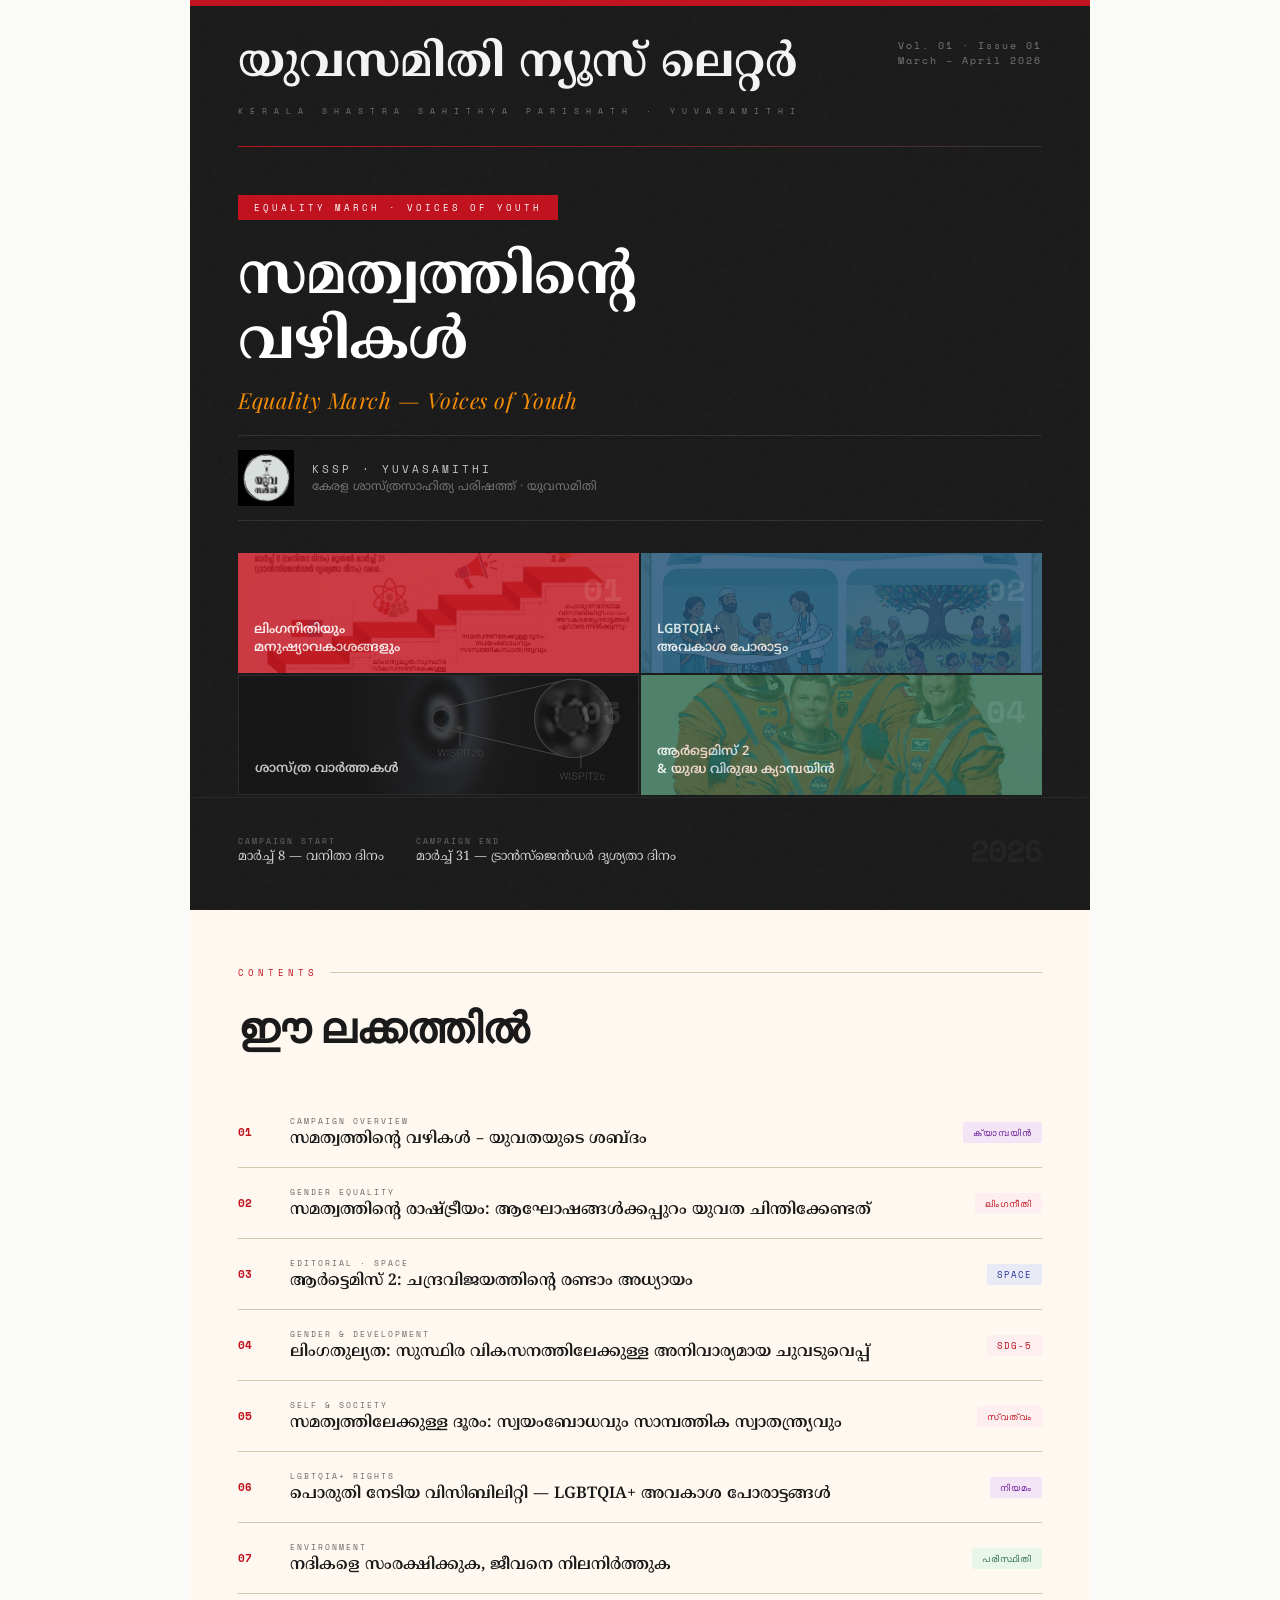
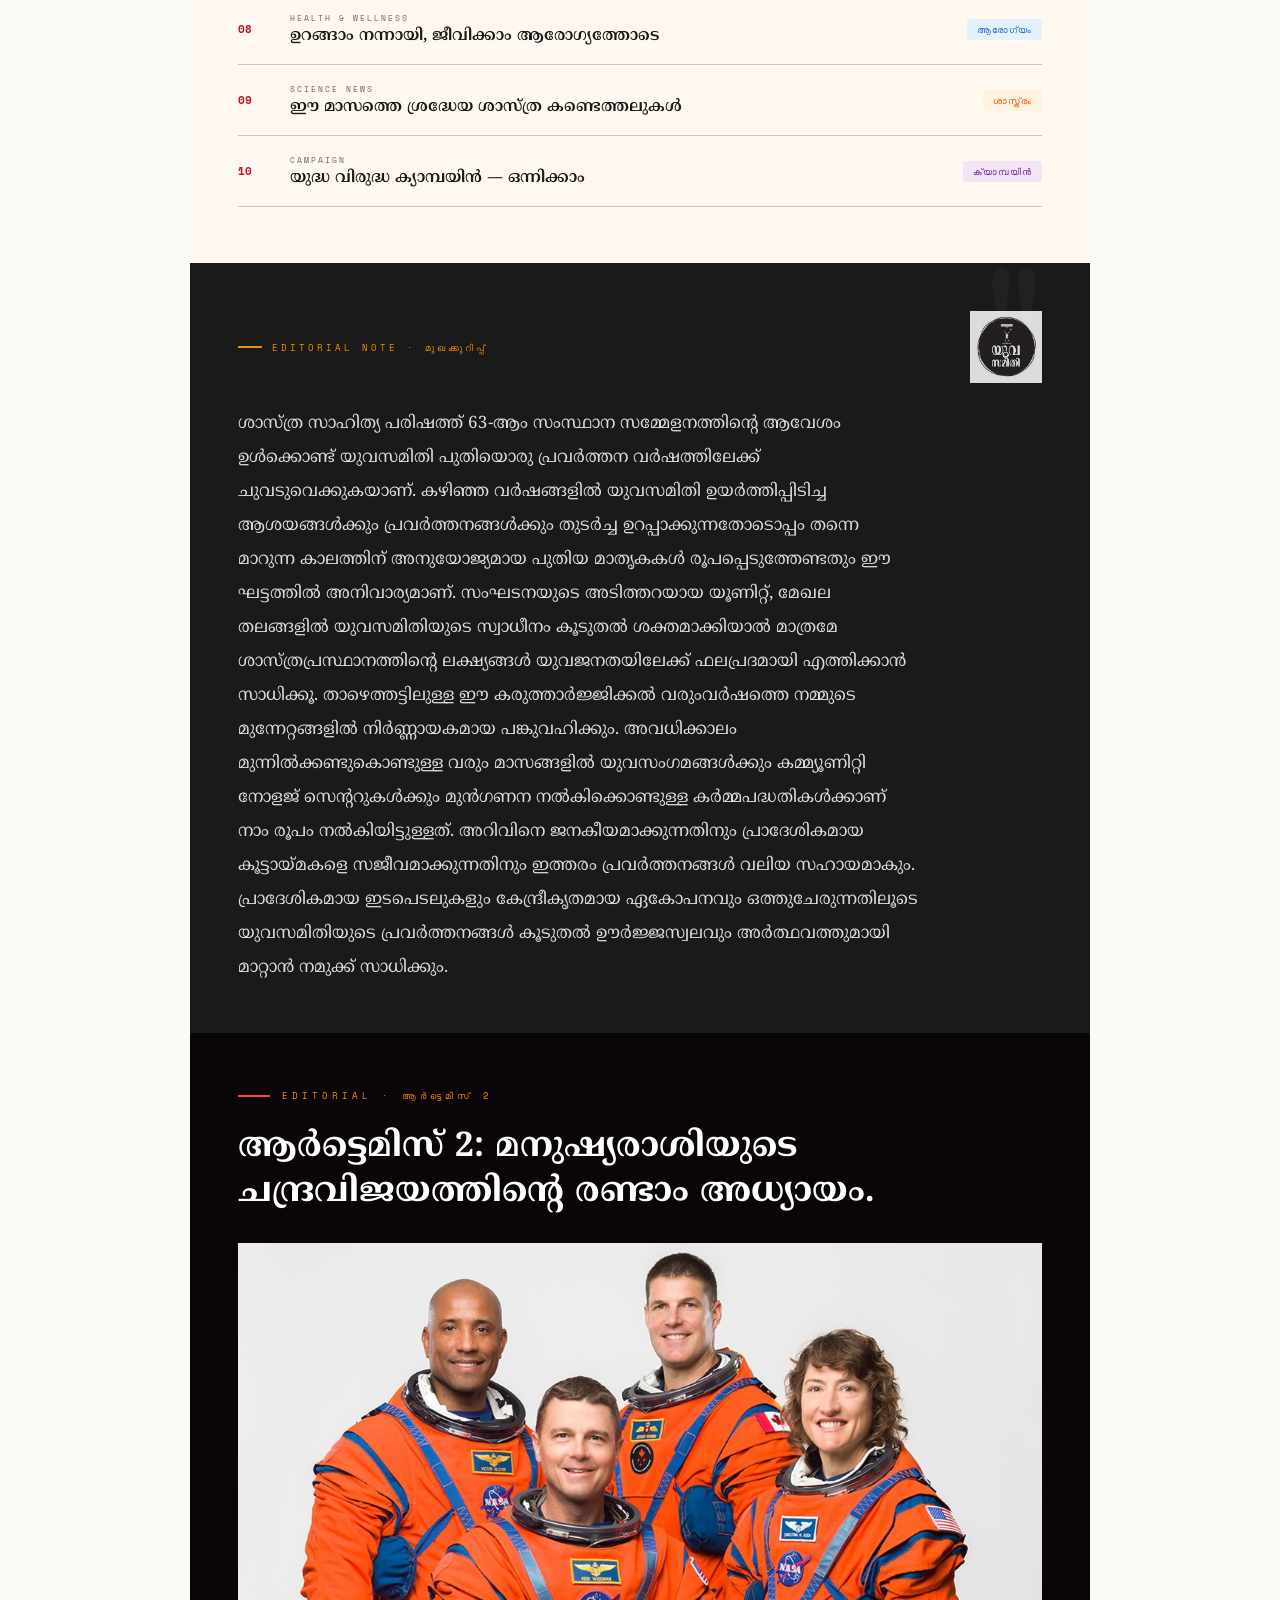
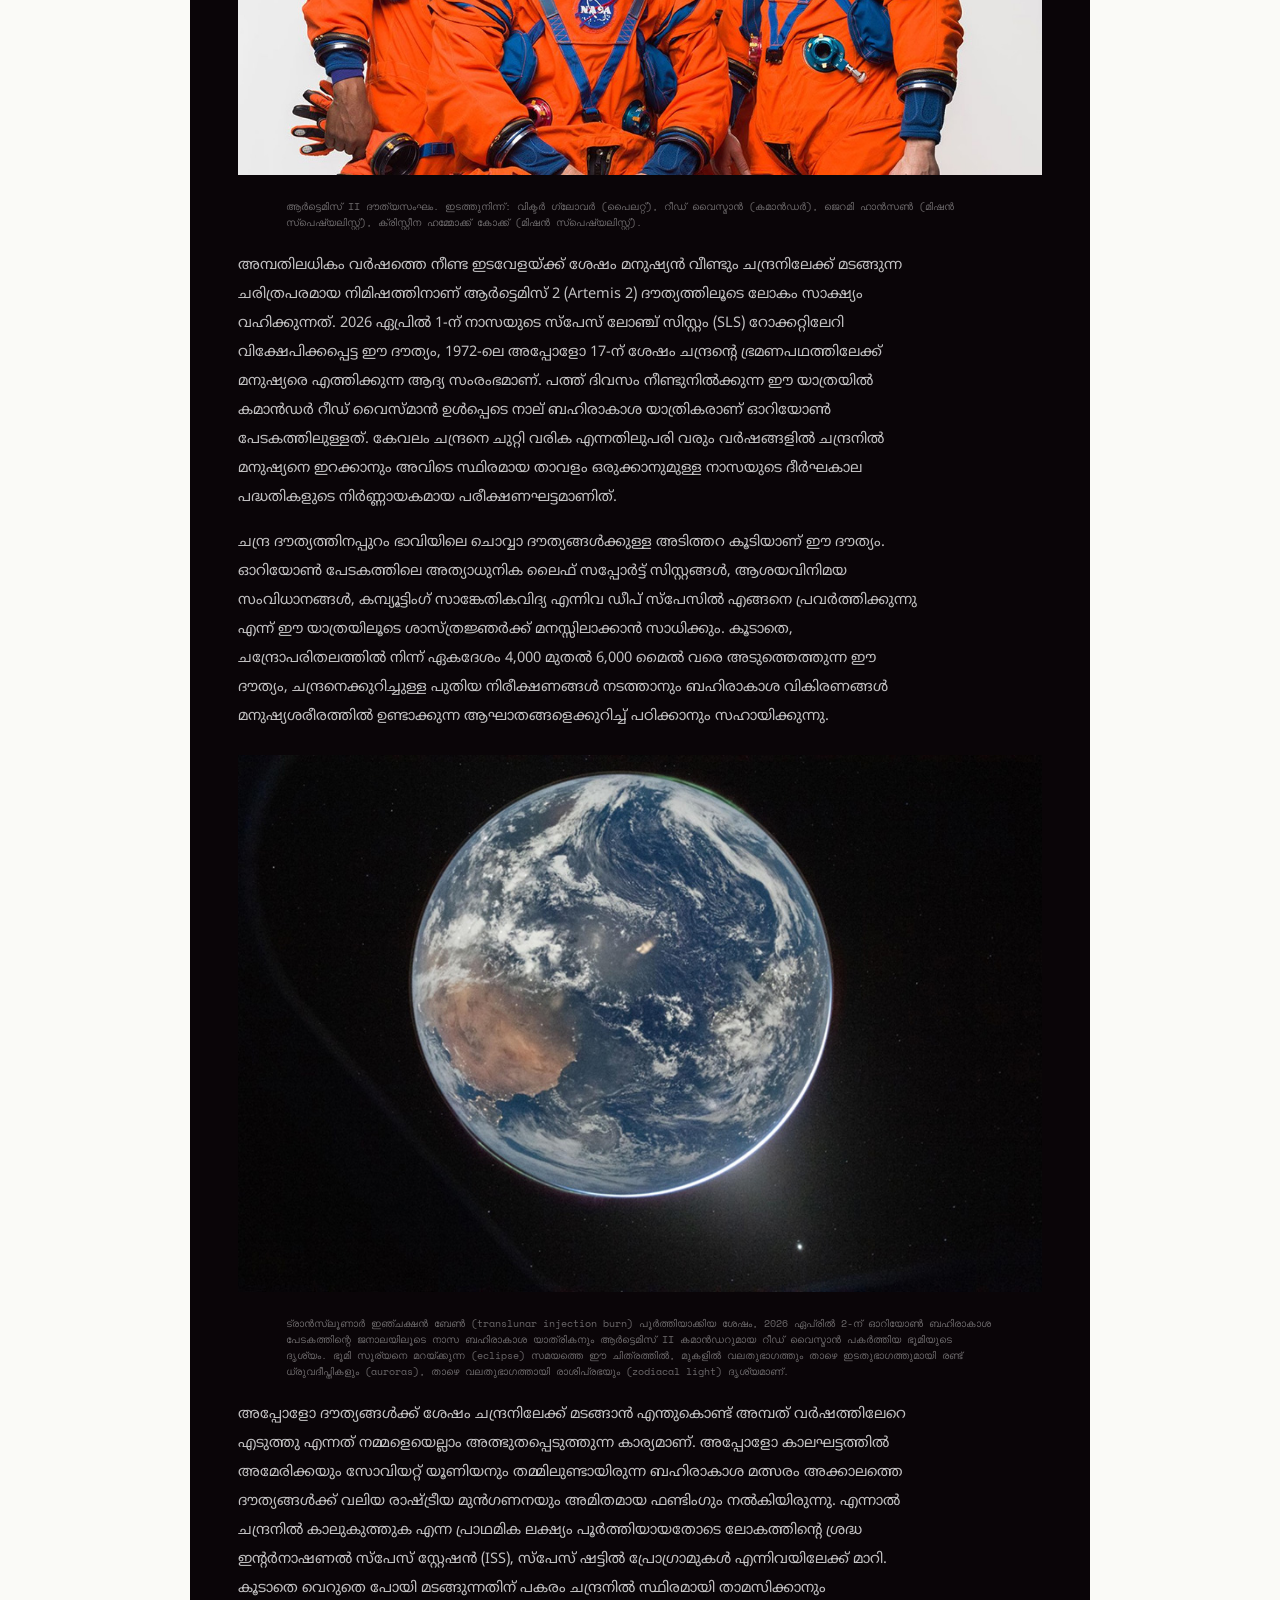
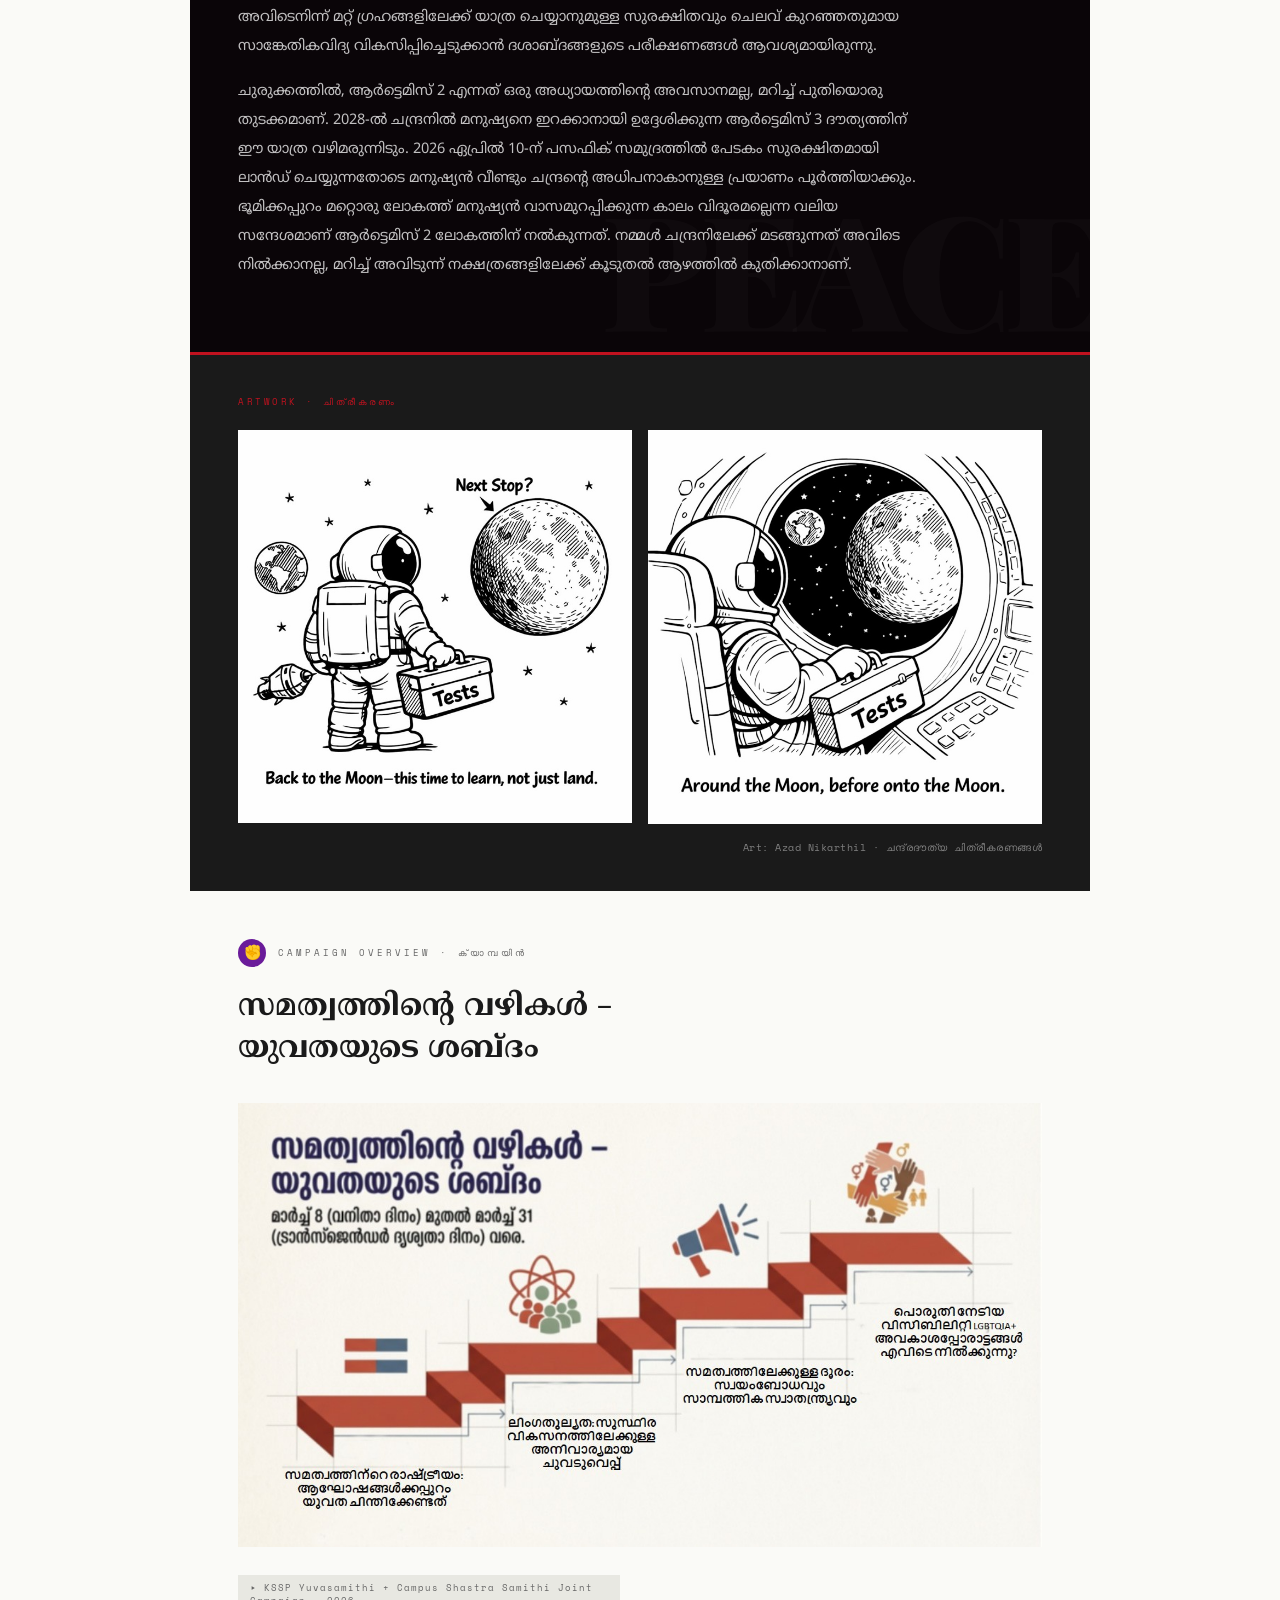
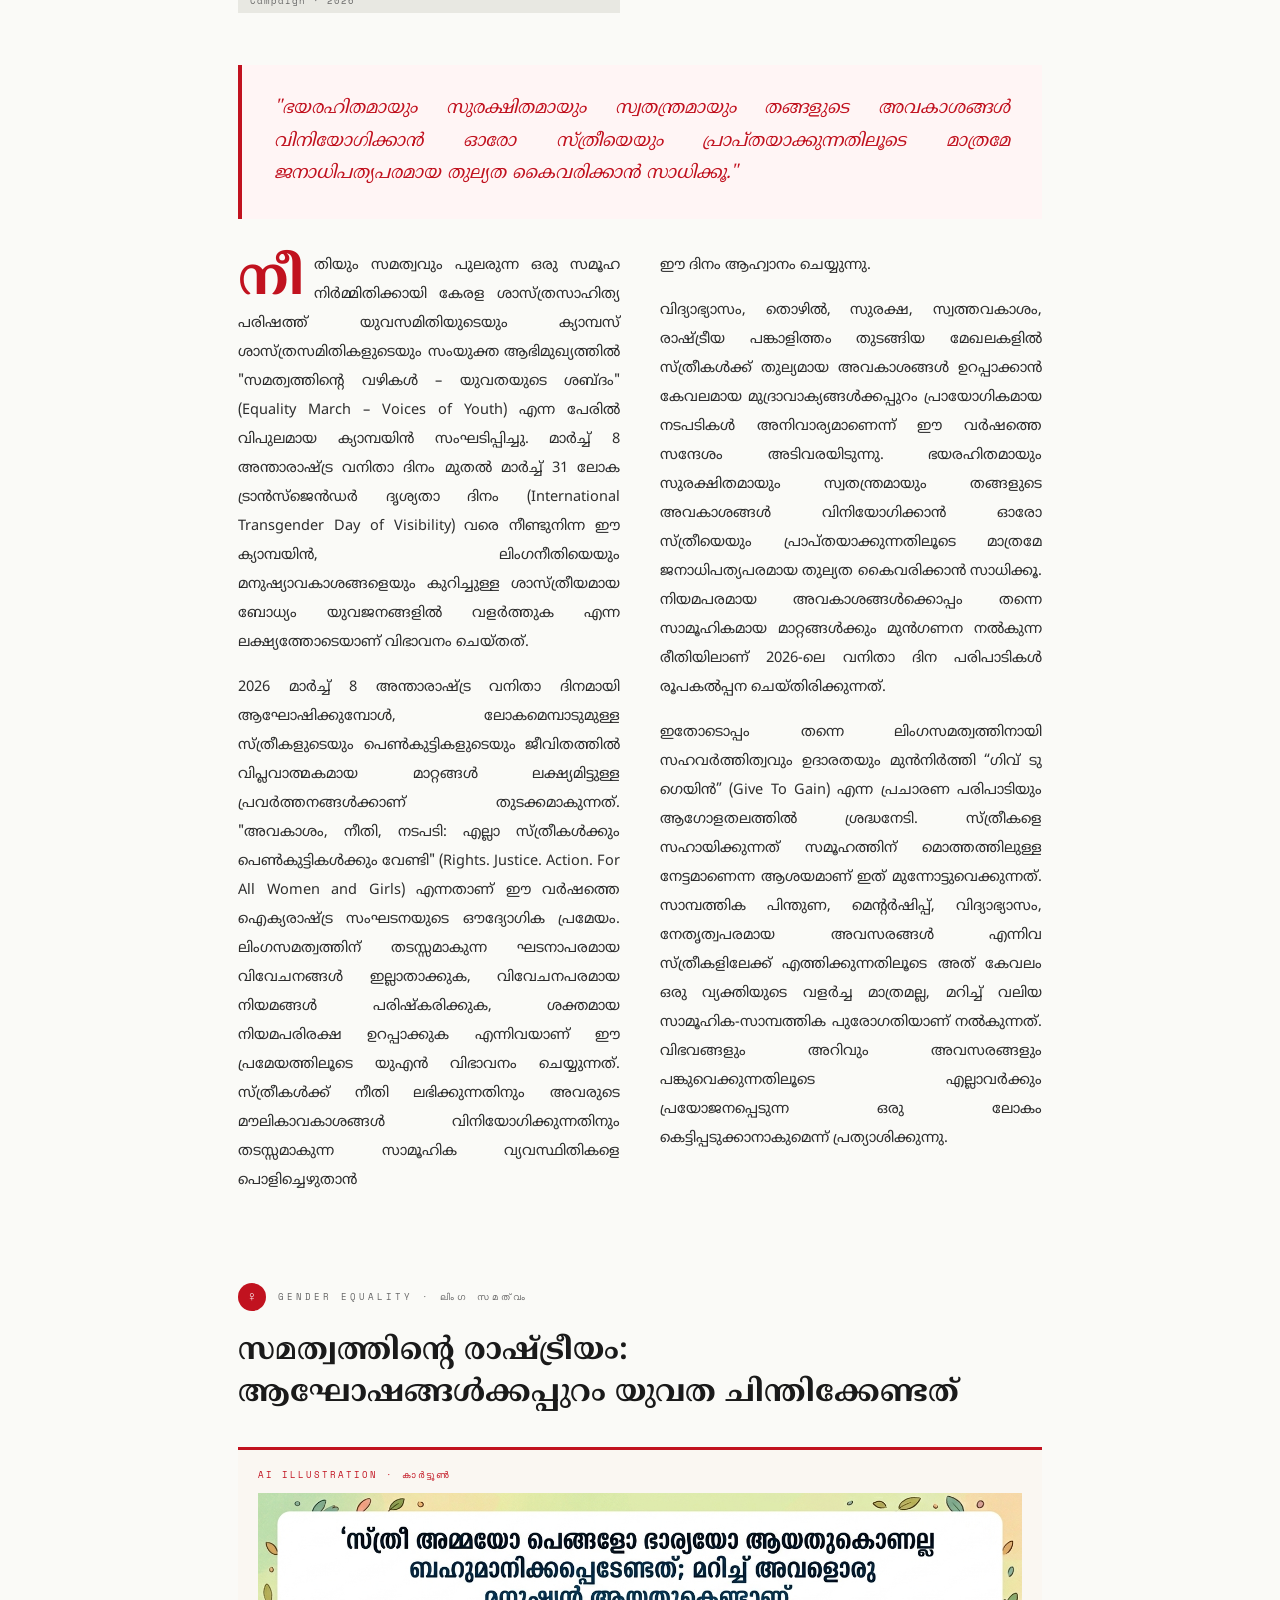
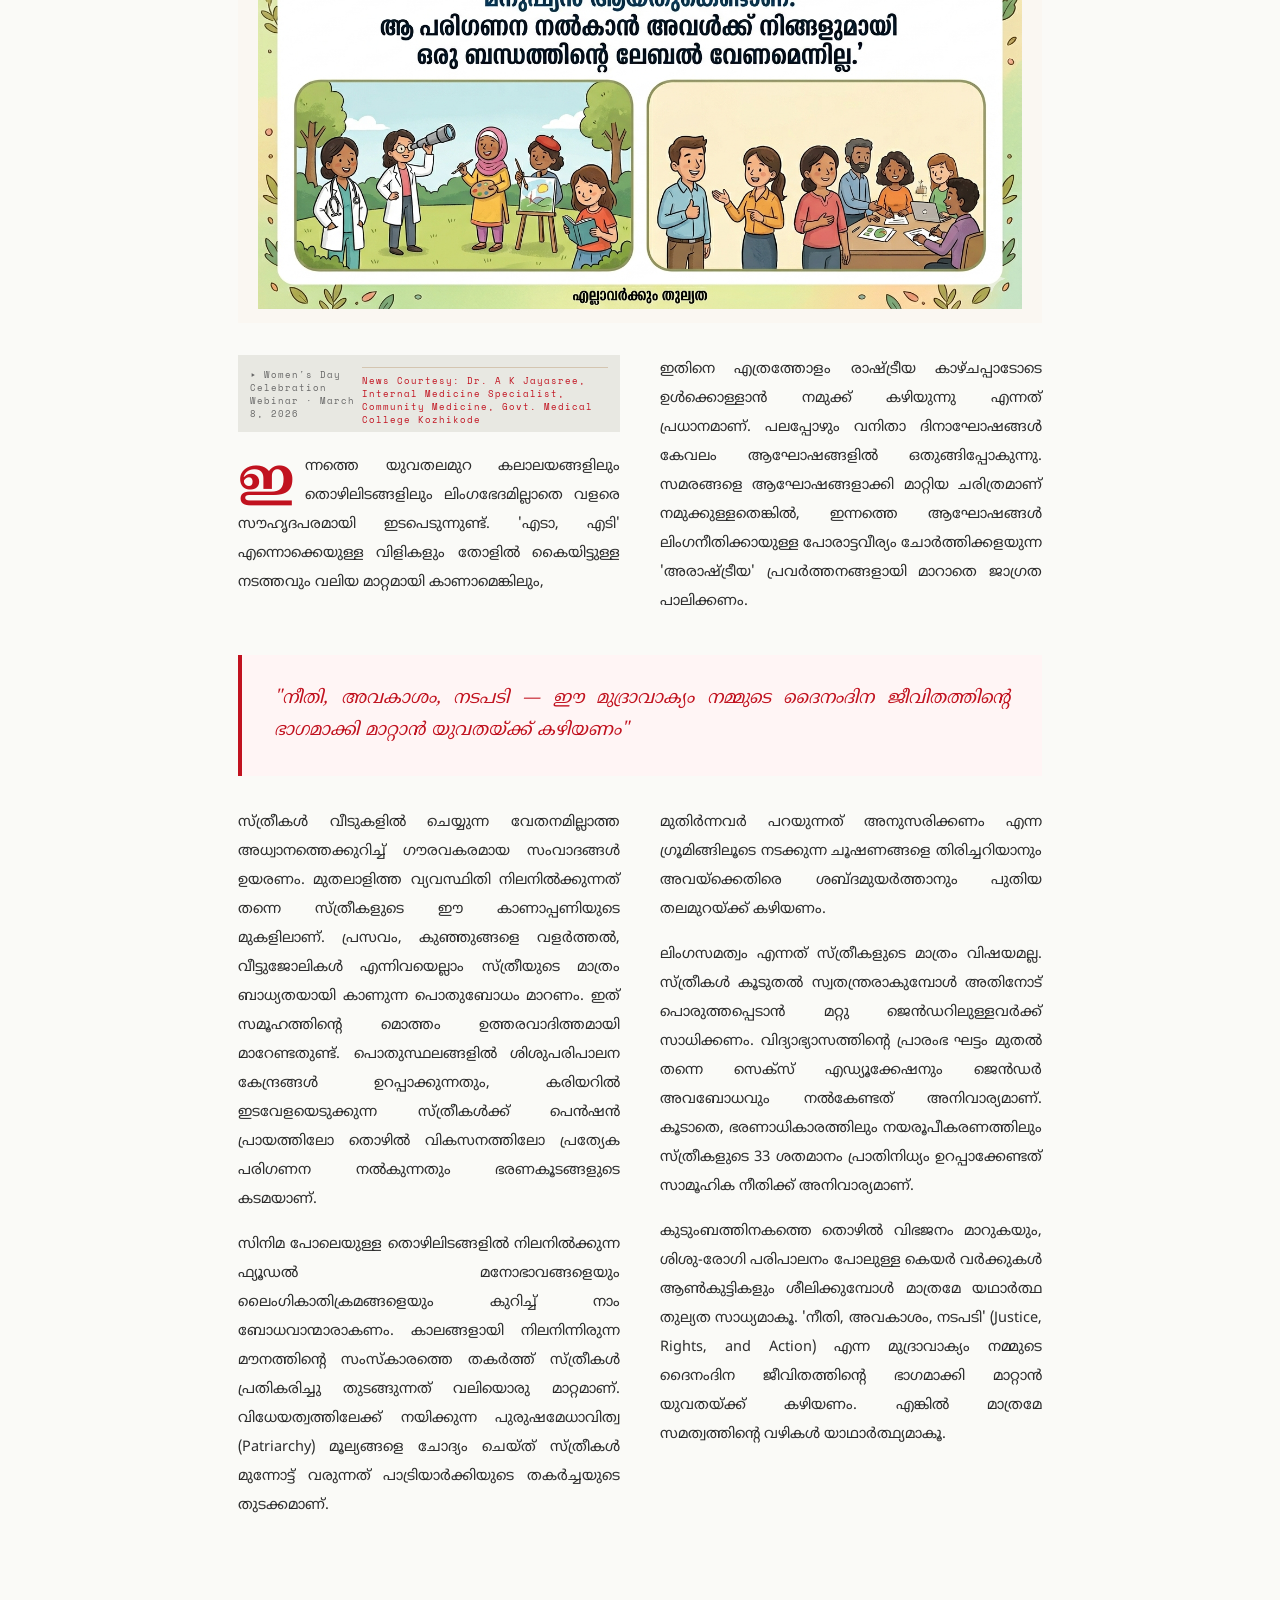
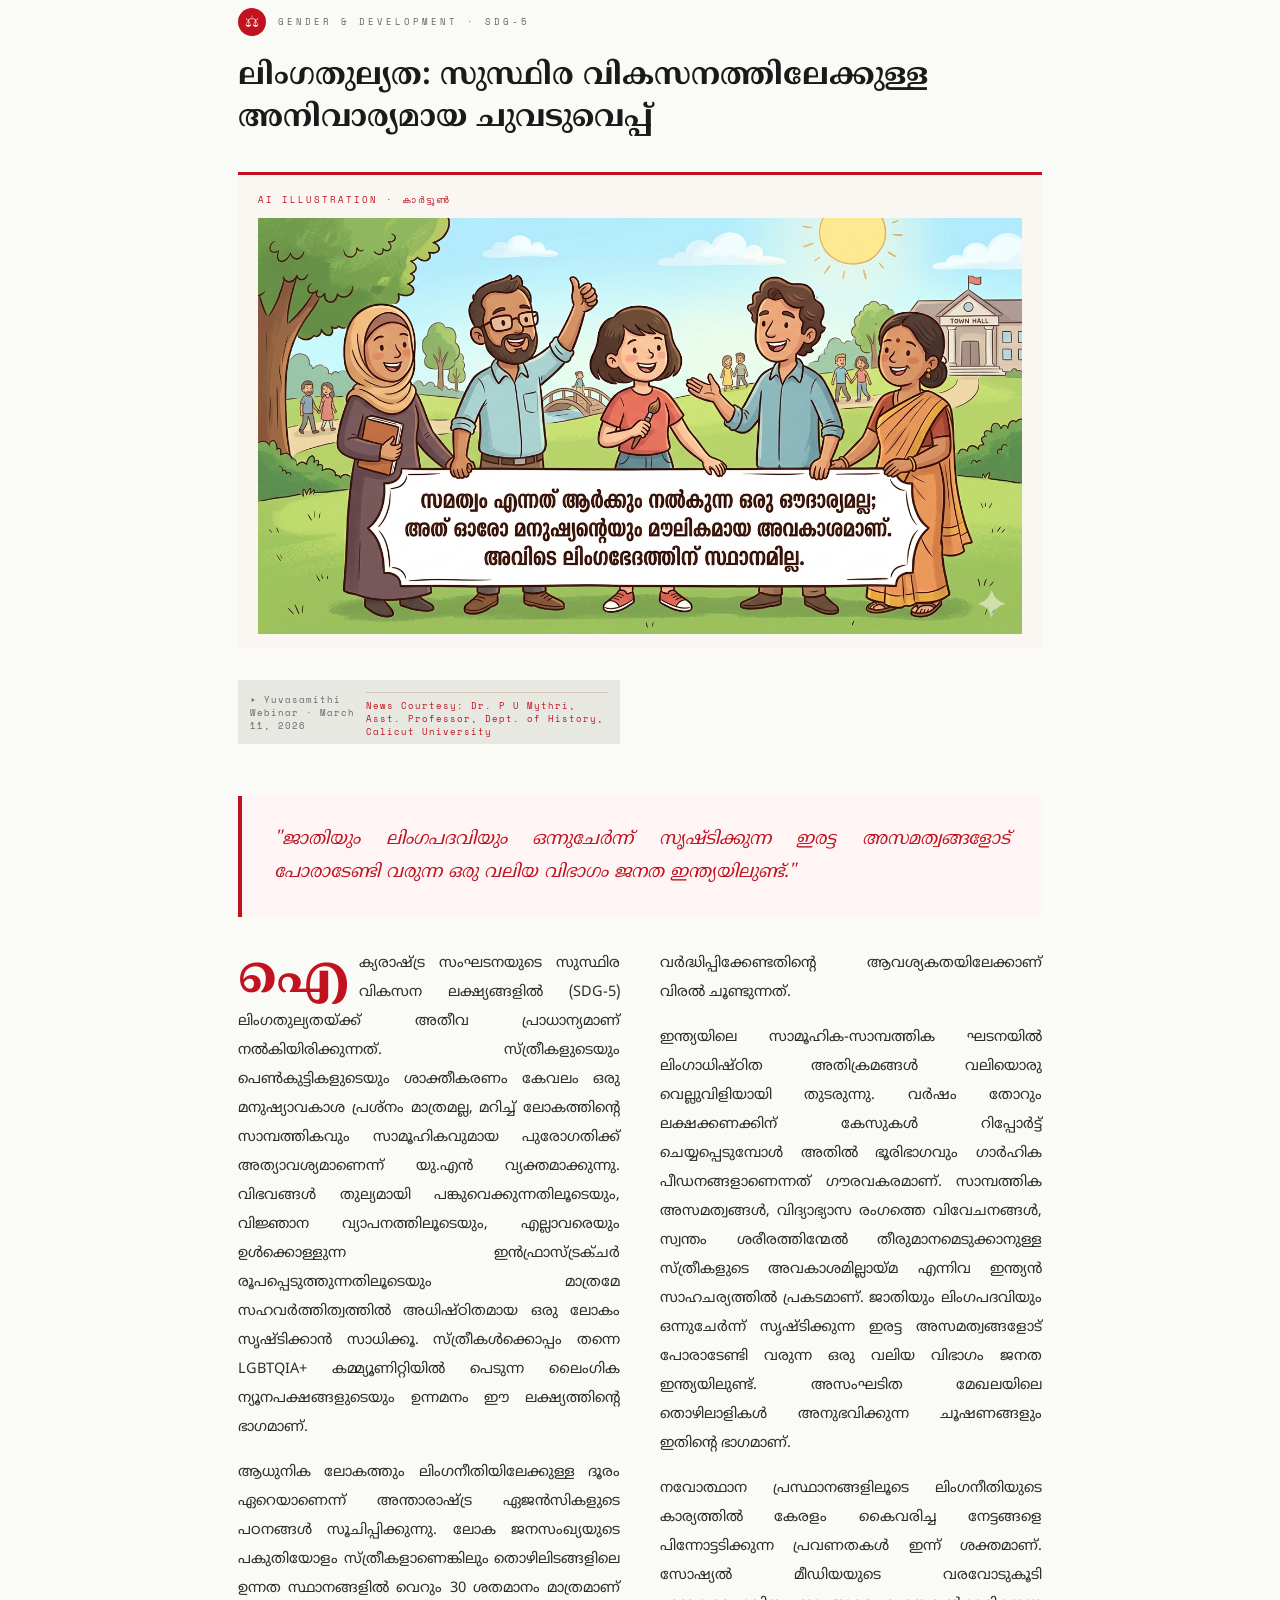
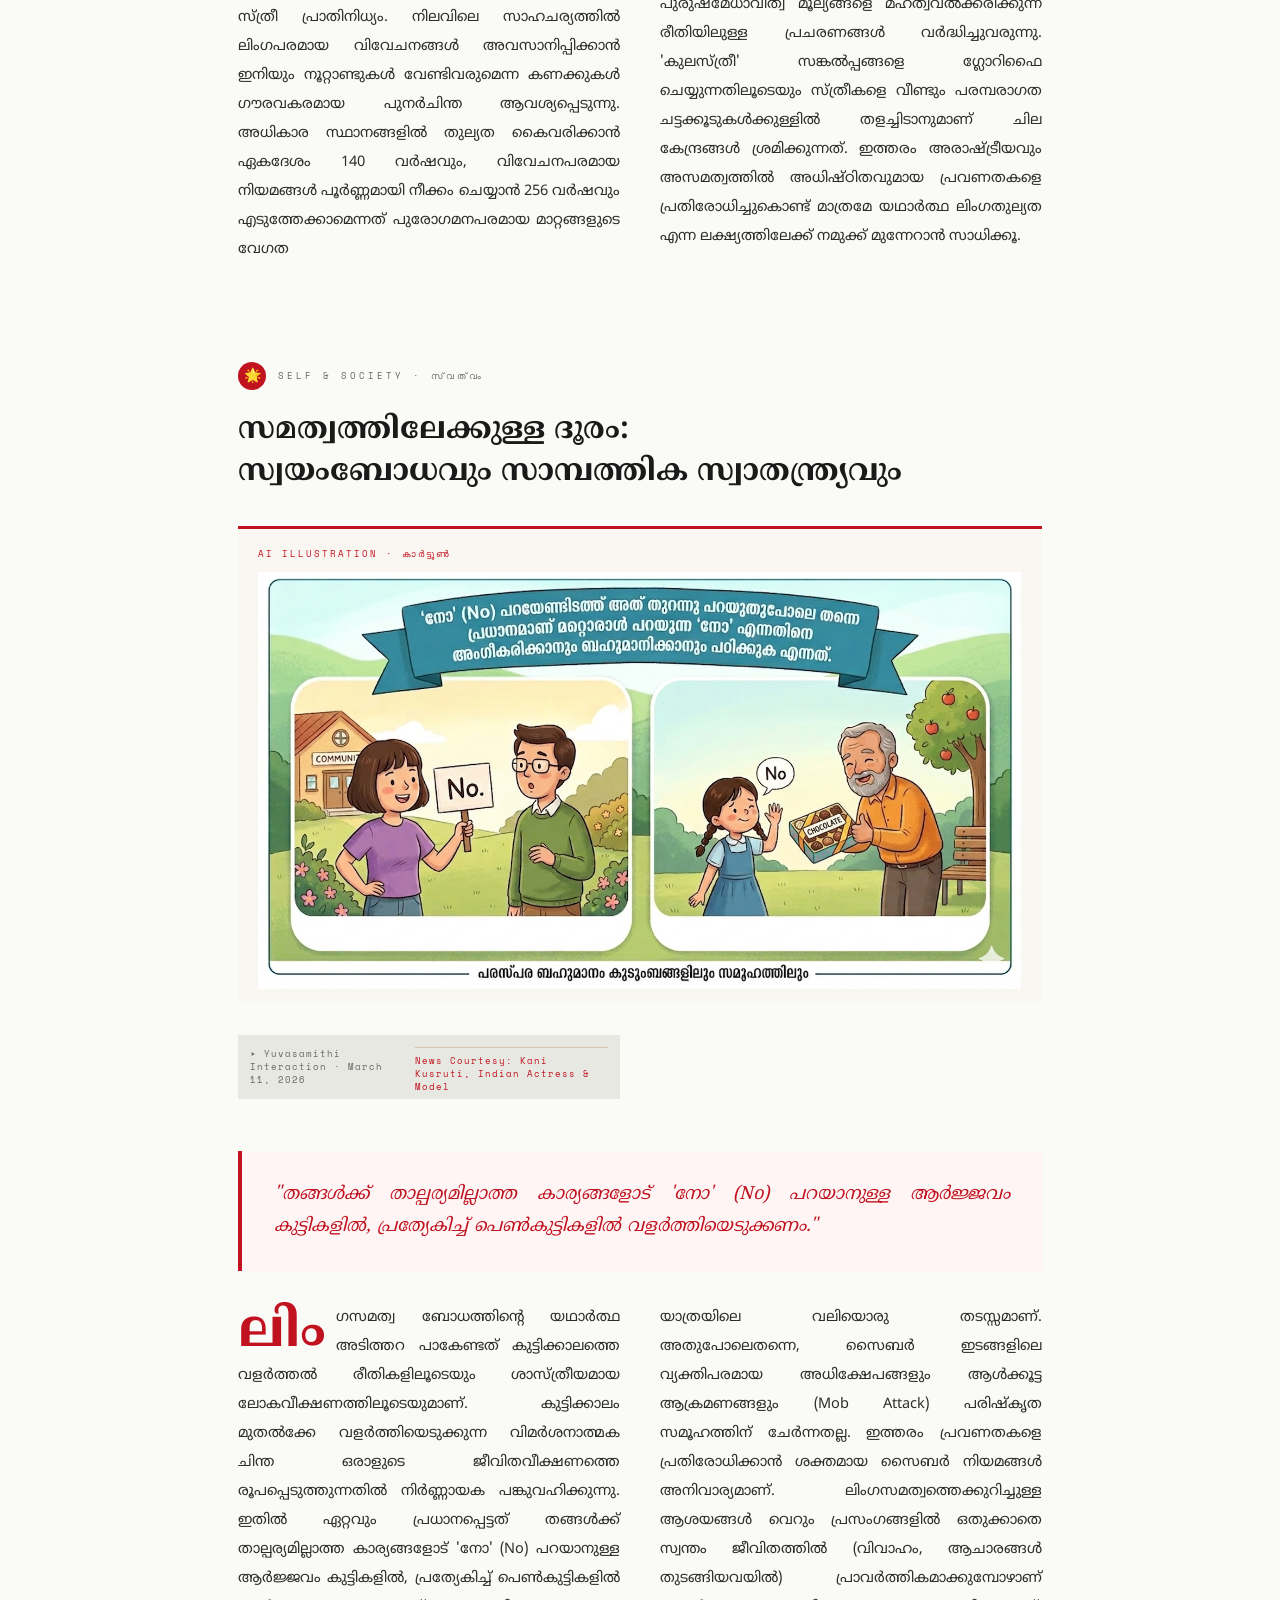
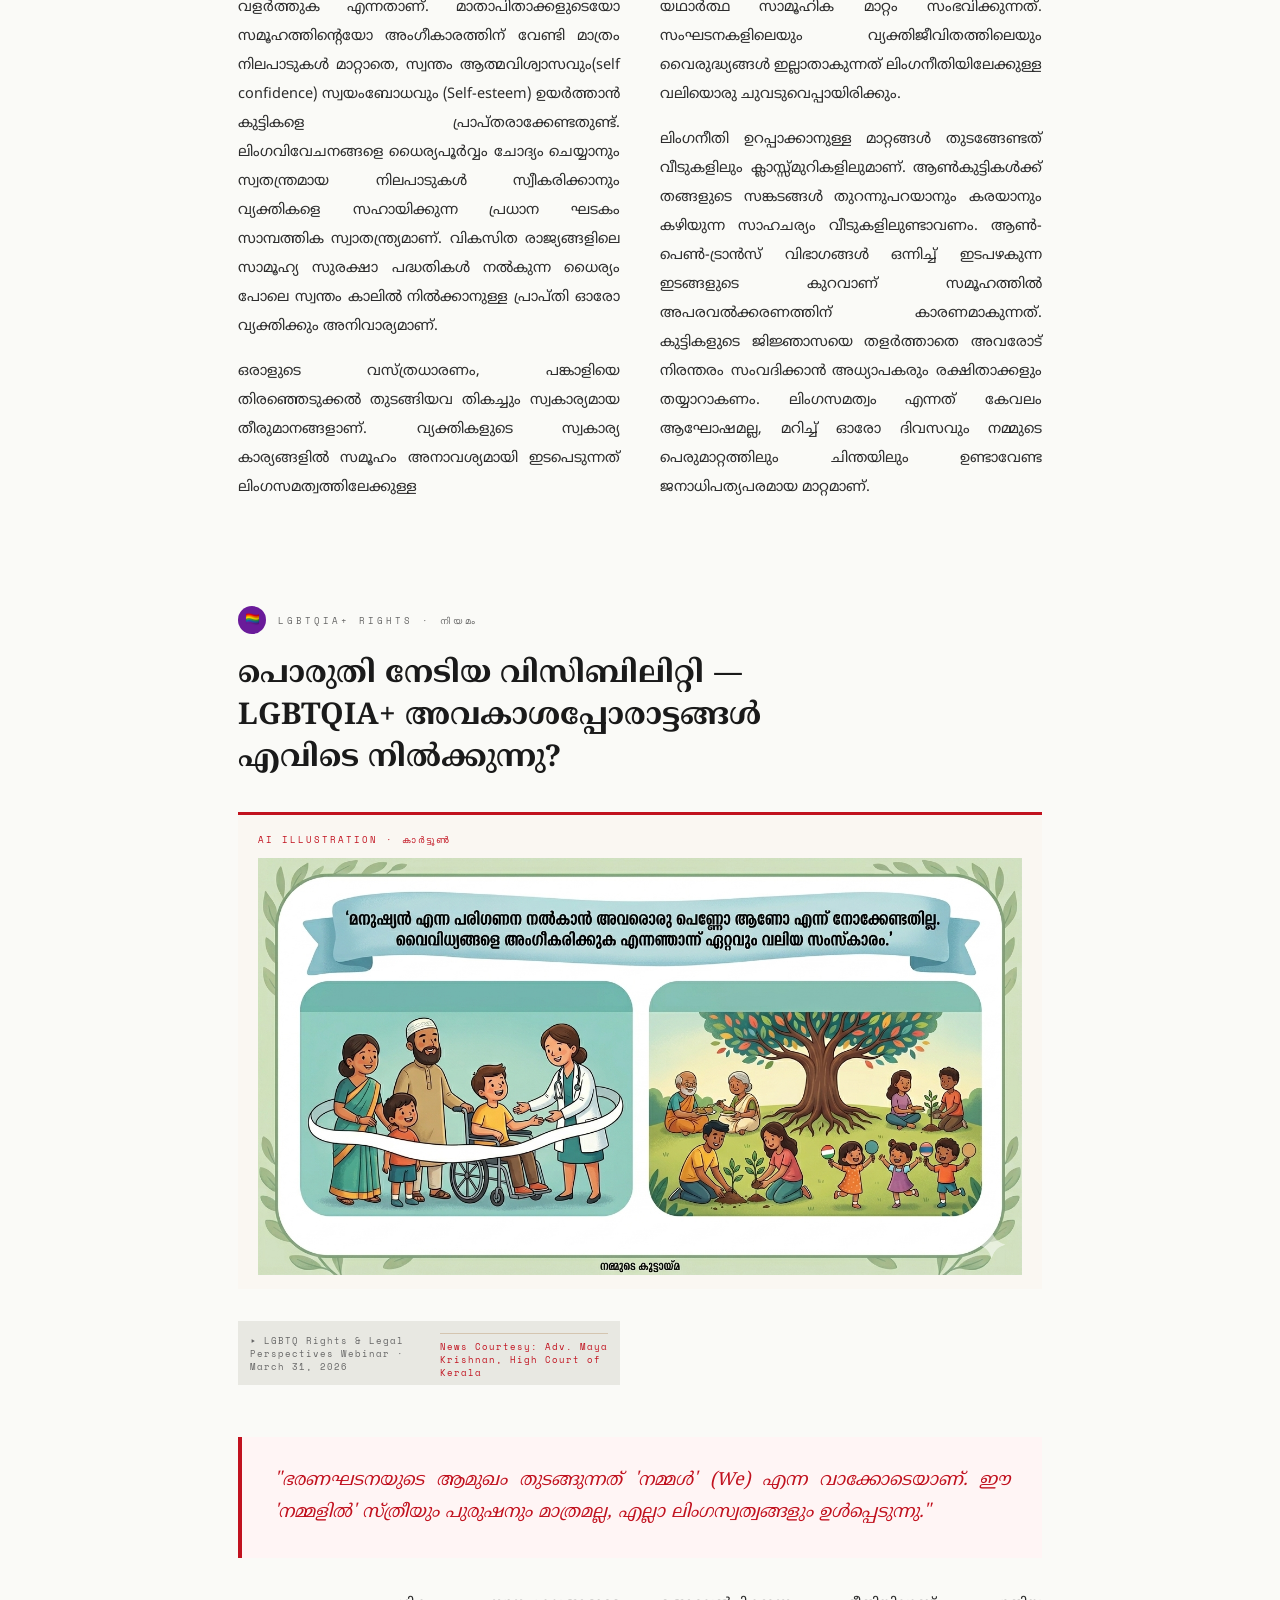
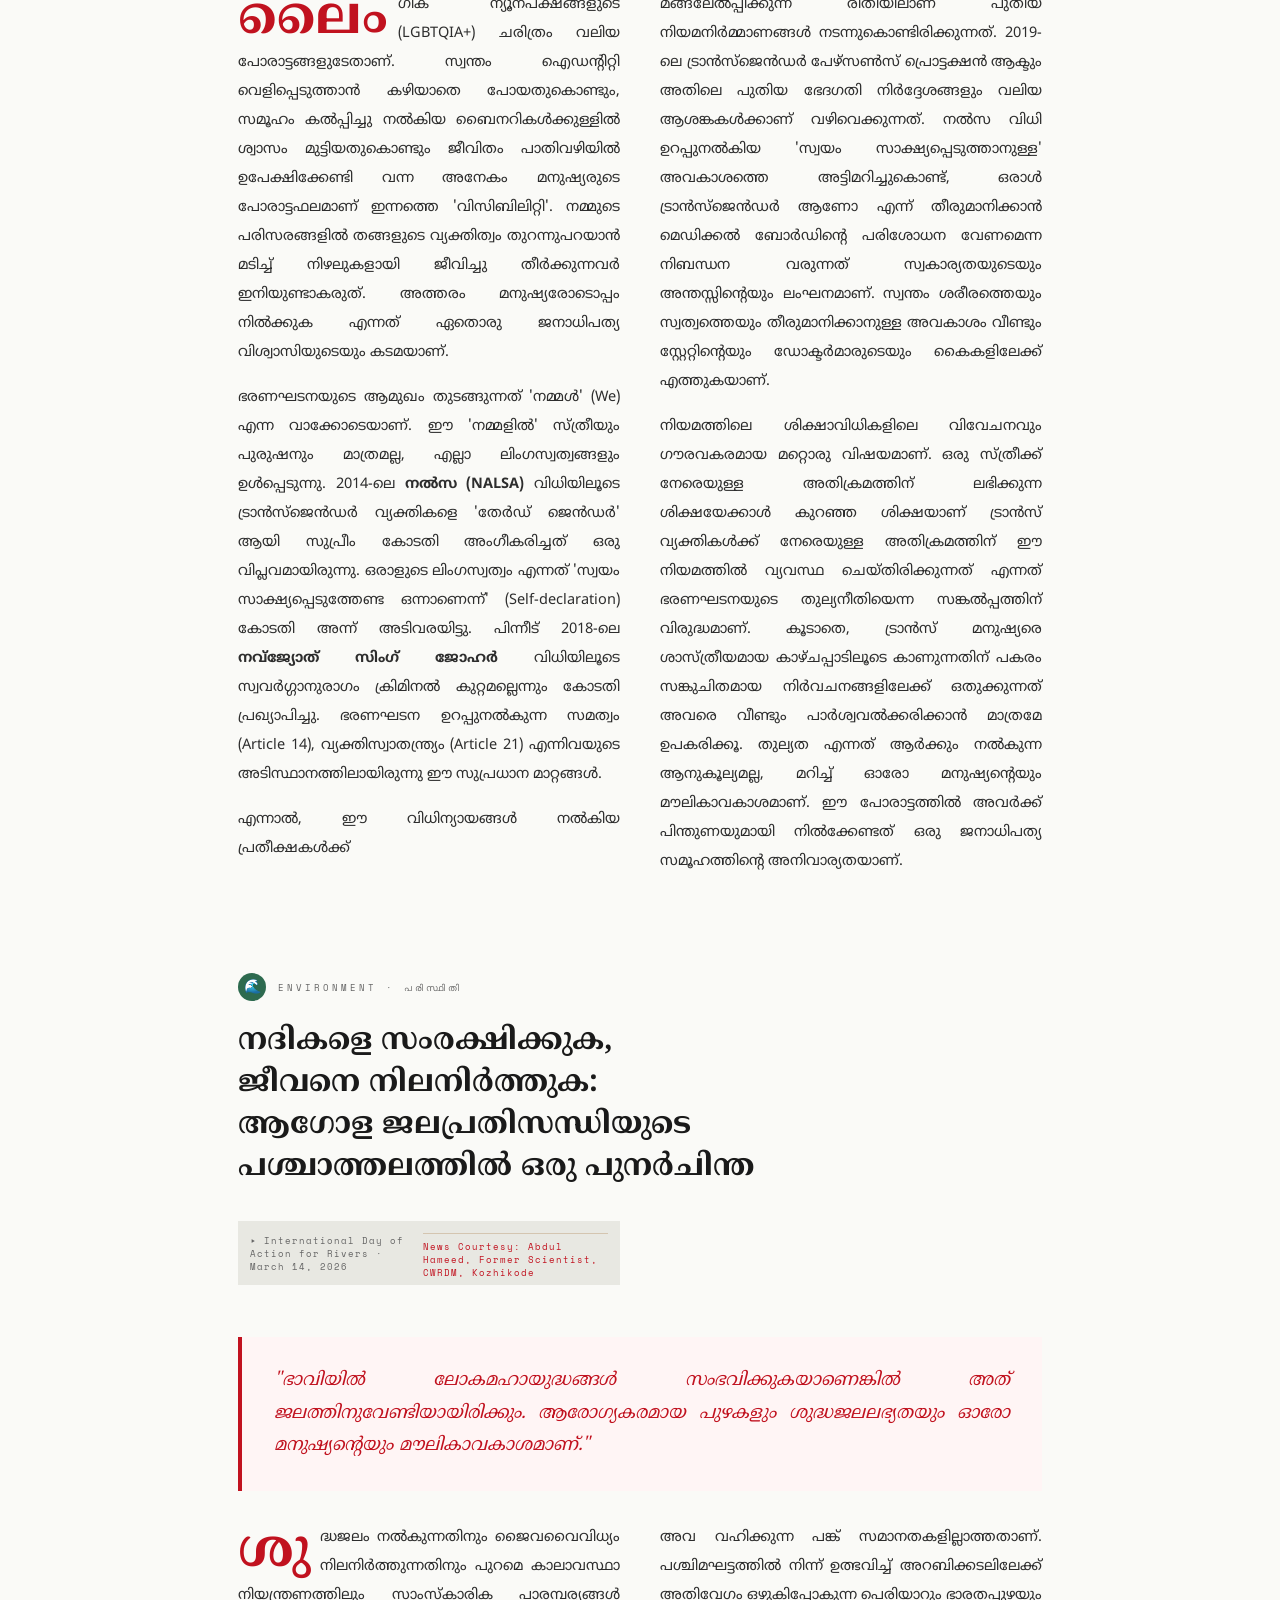
<file: newsletter_march/index.html>
<!DOCTYPE html>
<html lang="ml" dir="ltr">
<head>
<meta charset="UTF-8">
<meta name="viewport" content="width=device-width, initial-scale=1.0">
<title>KSSP യുവസമിതി ന്യൂസ്‌ലെറ്റർ – മാർച്ച്–ഏപ്രിൽ 2026 · സമത്വത്തിന്റെ വഴികൾ</title>
<link href="https://fonts.googleapis.com/css2?family=Noto+Serif+Malayalam:wght@300;400;600;700&family=Noto+Sans+Malayalam:wght@300;400;500;600&family=Playfair+Display:wght@400;700;900&family=Space+Mono:wght@400;700&display=swap" rel="stylesheet">
<style>

  :root {
    --deep-red: #C1121F;
    --rich-orange: #E85D04;
    --warm-amber: #F48C06;
    --cream: #FFF8F0;
    --off-white: #FAFAF7;
    --charcoal: #1A1A1A;
    --dark-gray: #2D2D2D;
    --mid-gray: #666666;
    --light-gray: #E8E8E2;
    --accent-green: #2D6A4F;
    --accent-teal: #1B4F72;
    --border: #D4C5B0;
    --tag-bg: #FEF3C7;
  }

  * { margin: 0; padding: 0; box-sizing: border-box; }

  body {
    font-family: 'Noto Sans Malayalam', sans-serif;
    background: var(--off-white);
    color: var(--charcoal);
    max-width: 900px;
    margin: 0 auto;
  }

  /* ─── COVER PAGE ─── */
  .cover {
    background: var(--charcoal);
    min-height: 100vh;
    position: relative;
    overflow: hidden;
    display: flex;
    flex-direction: column;
    page-break-after: always;
  }

  .cover-noise {
    position: absolute;
    inset: 0;
    background-image: url("data:image/svg+xml,%3Csvg viewBox='0 0 200 200' xmlns='http://www.w3.org/2000/svg'%3E%3Cfilter id='n'%3E%3CfeTurbulence type='fractalNoise' baseFrequency='0.9' numOctaves='4' stitchTiles='stitch'/%3E%3C/filter%3E%3Crect width='100%25' height='100%25' filter='url(%23n)' opacity='0.04'/%3E%3C/svg%3E");
    opacity: 0.5;
    pointer-events: none;
  }

  .cover-top-stripe {
    background: var(--deep-red);
    height: 6px;
    width: 100%;
  }

  .cover-header {
    padding: 32px 48px 0;
    display: flex;
    justify-content: space-between;
    align-items: flex-start;
    position: relative;
    z-index: 2;
  }

  .cover-org {
    font-family: 'Space Mono', monospace;
    font-size: 10px;
    letter-spacing: 3px;
    color: rgba(255,255,255,0.5);
    text-transform: uppercase;
    line-height: 1.8;
  }

  .cover-issue {
    font-family: 'Space Mono', monospace;
    font-size: 10px;
    letter-spacing: 2px;
    color: rgba(255,255,255,0.4);
    text-align: right;
  }

  .cover-divider {
    margin: 28px 48px 0;
    height: 1px;
    background: linear-gradient(90deg, var(--deep-red) 0%, rgba(255,255,255,0.1) 100%);
    position: relative;
    z-index: 2;
  }

  .cover-hero {
    flex: 1;
    padding: 48px 48px 0;
    position: relative;
    z-index: 2;
  }

  .cover-campaign-tag {
    display: inline-block;
    background: var(--deep-red);
    color: white;
    font-family: 'Space Mono', monospace;
    font-size: 9px;
    letter-spacing: 3px;
    padding: 6px 16px;
    text-transform: uppercase;
    margin-bottom: 28px;
  }

  .cover-title-ml {
    font-family: 'Noto Serif Malayalam', serif;
    font-size: 56px;
    font-weight: 700;
    color: white;
    line-height: 1.15;
    letter-spacing: -1px;
    margin-bottom: 8px;
  }

  .cover-title-en {
    font-family: 'Playfair Display', serif;
    font-size: 22px;
    font-weight: 400;
    color: var(--warm-amber);
    font-style: italic;
    letter-spacing: 0.5px;
    margin-bottom: 20px;
  }

  .cover-publisher-band {
    display: flex;
    align-items: center;
    gap: 18px;
    margin-bottom: 32px;
    padding: 14px 0;
    border-top: 1px solid rgba(255,255,255,0.1);
    border-bottom: 1px solid rgba(255,255,255,0.1);
  }

  .cover-pub-logo {
    width: 56px;
    height: 56px;
    object-fit: contain;
    flex-shrink: 0;
    filter: invert(1);
  }

  .cover-pub-text {
    display: flex;
    flex-direction: column;
    gap: 3px;
  }

  .cover-pub-name {
    font-family: 'Space Mono', monospace;
    font-size: 11px;
    letter-spacing: 3px;
    color: rgba(255,255,255,0.75);
    text-transform: uppercase;
  }

  .cover-pub-ml {
    font-family: 'Noto Sans Malayalam', sans-serif;
    font-size: 12px;
    color: rgba(255,255,255,0.38);
  }

  .cover-visual-block {
    display: grid;
    grid-template-columns: 1fr 1fr;
    gap: 2px;
    margin-bottom: 0;
  }

  .cover-cell {
    height: 120px;
    display: flex;
    align-items: flex-end;
    padding: 16px;
    position: relative;
    overflow: hidden;
  }

  .cover-cell:nth-child(1) { background: var(--deep-red); }
  .cover-cell:nth-child(2) { background: var(--accent-teal); }
  .cover-cell:nth-child(3) { background: #1A1A1A; border: 1px solid rgba(255,255,255,0.08); }
  .cover-cell:nth-child(4) { background: var(--accent-green); }

  .cover-cell-label {
    font-family: 'Noto Sans Malayalam', sans-serif;
    font-size: 13px;
    font-weight: 600;
    color: rgba(255,255,255,0.9);
    line-height: 1.4;
  }

  .cover-cell-num {
    position: absolute;
    top: 12px;
    right: 16px;
    font-family: 'Space Mono', monospace;
    font-size: 32px;
    font-weight: 700;
    color: rgba(255,255,255,0.1);
  }

  .cover-bottom {
    padding: 28px 48px 36px;
    position: relative;
    z-index: 2;
    border-top: 1px solid rgba(255,255,255,0.06);
    margin-top: 2px;
    display: flex;
    justify-content: space-between;
    align-items: center;
  }

  .cover-dates {
    display: flex;
    gap: 32px;
  }

  .cover-date-item {
    display: flex;
    flex-direction: column;
    gap: 2px;
  }

  .cover-date-label {
    font-family: 'Space Mono', monospace;
    font-size: 8px;
    color: rgba(255,255,255,0.35);
    letter-spacing: 2px;
    text-transform: uppercase;
  }

  .cover-date-val {
    font-family: 'Noto Serif Malayalam', serif;
    font-size: 13px;
    color: rgba(255,255,255,0.8);
  }

  .cover-vol {
    font-family: 'Space Mono', monospace;
    font-size: 32px;
    font-weight: 700;
    color: rgba(255,255,255,0.04);
    letter-spacing: -2px;
    user-select: none;
  }

  /* ─── CONTENTS PAGE ─── */
  .contents-page {
    background: var(--cream);
    padding: 56px 48px;
    page-break-after: always;
  }

  .section-eyebrow {
    font-family: 'Space Mono', monospace;
    font-size: 9px;
    letter-spacing: 4px;
    text-transform: uppercase;
    color: var(--deep-red);
    margin-bottom: 24px;
    display: flex;
    align-items: center;
    gap: 12px;
  }

  .section-eyebrow::after {
    content: '';
    flex: 1;
    height: 1px;
    background: var(--border);
  }

  .contents-title {
    font-family: 'Playfair Display', serif;
    font-size: 42px;
    font-weight: 900;
    color: var(--charcoal);
    margin-bottom: 48px;
    line-height: 1.1;
  }

  .toc-list {
    list-style: none;
    display: grid;
    gap: 0;
  }

  .toc-item {
    display: grid;
    grid-template-columns: 36px 1fr auto;
    align-items: center;
    gap: 16px;
    padding: 18px 0;
    border-bottom: 1px solid var(--border);
    cursor: pointer;
  }

  .toc-num {
    font-family: 'Space Mono', monospace;
    font-size: 11px;
    color: var(--deep-red);
    font-weight: 700;
  }

  .toc-section {
    display: flex;
    flex-direction: column;
    gap: 2px;
  }

  .toc-cat {
    font-family: 'Space Mono', monospace;
    font-size: 8px;
    letter-spacing: 2px;
    text-transform: uppercase;
    color: var(--mid-gray);
  }

  .toc-name {
    font-family: 'Noto Serif Malayalam', serif;
    font-size: 16px;
    font-weight: 600;
    color: var(--charcoal);
  }

  .toc-tag {
    font-family: 'Space Mono', monospace;
    font-size: 9px;
    padding: 4px 10px;
    border-radius: 2px;
    text-transform: uppercase;
    letter-spacing: 1px;
    white-space: nowrap;
  }

  .tag-gender { background: #FDEEF0; color: var(--deep-red); }
  .tag-env { background: #E8F5E9; color: var(--accent-green); }
  .tag-health { background: #E3F2FD; color: #1565C0; }
  .tag-science { background: #FFF3E0; color: #E65100; }
  .tag-campaign { background: #F3E5F5; color: #6A1B9A; }
  .tag-space { background: #E8EAF6; color: #283593; }

  /* ─── EDITORIAL BANNER ─── */
  .editorial-banner {
    background: var(--charcoal);
    color: white;
    padding: 48px;
    position: relative;
    overflow: hidden;
  }

  .editorial-banner::before {
    content: '"';
    font-family: 'Playfair Display', serif;
    font-size: 240px;
    color: rgba(255,255,255,0.03);
    position: absolute;
    top: -40px;
    right: 40px;
    line-height: 1;
  }

  .editorial-masthead {
    display: flex;
    justify-content: space-between;
    align-items: center;
    margin-bottom: 24px;
  }

  .editorial-pub-logo {
    width: 72px;
    height: 72px;
    object-fit: contain;
    opacity: 0.85;
    flex-shrink: 0;
  }

  .editorial-label {
    font-family: 'Space Mono', monospace;
    font-size: 9px;
    letter-spacing: 3px;
    color: var(--warm-amber);
    text-transform: uppercase;
    margin-bottom: 0;
    display: flex;
    align-items: center;
    gap: 10px;
  }

  .editorial-label::before {
    content: '';
    width: 24px;
    height: 2px;
    background: var(--warm-amber);
  }

  .editorial-text {
    font-family: 'Noto Serif Malayalam', serif;
    font-size: 17px;
    line-height: 2;
    color: rgba(255,255,255,0.85);
    max-width: 680px;
    position: relative;
    z-index: 1;
  }

  /* ─── ARTICLE PAGES ─── */
  .article-spread {
    padding: 0 0 40px;
  }

  .article-header {
    padding: 48px 48px 0;
    margin-bottom: 32px;
  }

  .article-category-bar {
    display: flex;
    align-items: center;
    gap: 12px;
    margin-bottom: 20px;
  }

  .article-category-icon {
    width: 28px;
    height: 28px;
    border-radius: 50%;
    display: flex;
    align-items: center;
    justify-content: center;
    font-size: 14px;
  }

  .cat-gender { background: var(--deep-red); color: white; }
  .cat-env { background: var(--accent-green); color: white; }
  .cat-health { background: var(--accent-teal); color: white; }
  .cat-science { background: var(--rich-orange); color: white; }
  .cat-campaign { background: #6A1B9A; color: white; }

  .article-category-name {
    font-family: 'Space Mono', monospace;
    font-size: 9px;
    letter-spacing: 3px;
    text-transform: uppercase;
    color: var(--mid-gray);
  }

  .article-title {
    font-family: 'Noto Serif Malayalam', serif;
    font-size: 30px;
    font-weight: 700;
    color: var(--charcoal);
    line-height: 1.4;
    margin-bottom: 12px;
  }

  .article-subtitle {
    font-family: 'Noto Sans Malayalam', sans-serif;
    font-size: 14px;
    color: var(--mid-gray);
    line-height: 1.7;
    font-style: italic;
    border-left: 3px solid var(--deep-red);
    padding-left: 14px;
  }

  .article-body {
    padding: 0 48px;
    columns: 2;
    column-gap: 40px;
  }

  .article-body p {
    font-family: 'Noto Sans Malayalam', sans-serif;
    font-size: 14.5px;
    line-height: 2;
    color: var(--dark-gray);
    margin-bottom: 16px;
    text-align: justify;
    hyphens: auto;
    break-inside: avoid;
  }

  .article-body .drop-cap::first-letter {
    font-family: 'Noto Serif Malayalam', serif;
    font-size: 52px;
    font-weight: 700;
    float: left;
    line-height: 0.9;
    margin: 8px 10px -4px 0;
    color: var(--deep-red);
  }

  .article-full {
    padding: 0 48px;
    columns: 1;
  }

  .article-full p {
    font-family: 'Noto Sans Malayalam', sans-serif;
    font-size: 14.5px;
    line-height: 2;
    color: var(--dark-gray);
    margin-bottom: 16px;
    text-align: justify;
  }

  .pullquote {
    margin: 32px 0;
    padding: 28px 32px;
    border-left: 4px solid var(--deep-red);
    background: #FFF5F5;
    break-inside: avoid;
    column-span: all;
  }

  .pullquote p {
    font-family: 'Noto Serif Malayalam', serif !important;
    font-size: 18px !important;
    font-style: italic;
    color: var(--deep-red) !important;
    line-height: 1.8 !important;
    margin: 0 !important;
  }

  .source-tag {
    display: inline-flex;
    align-items: center;
    gap: 6px;
    background: var(--light-gray);
    padding: 6px 12px;
    font-family: 'Space Mono', monospace;
    font-size: 9px;
    letter-spacing: 1px;
    color: var(--mid-gray);
    margin-bottom: 20px;
    column-span: all;
  }

  /* ─── ARTICLE DIVIDER ─── */
  .article-divider {
    margin: 40px 48px 0;
    display: flex;
    align-items: center;
    gap: 16px;
  }

  .article-divider::before,
  .article-divider::after {
    content: '';
    flex: 1;
    height: 1px;
    background: var(--border);
  }

  .article-divider-text {
    font-family: 'Space Mono', monospace;
    font-size: 8px;
    letter-spacing: 3px;
    color: var(--border);
    text-transform: uppercase;
  }

  /* ─── SCIENCE NEWS CARD ─── */
  .science-card {
    margin: 0 48px 32px;
    border: 1px solid var(--border);
    padding: 28px;
    break-inside: avoid;
  }

  .science-card-header {
    display: flex;
    justify-content: space-between;
    align-items: flex-start;
    margin-bottom: 16px;
  }

  .science-card-title {
    font-family: 'Noto Serif Malayalam', serif;
    font-size: 18px;
    font-weight: 700;
    color: var(--charcoal);
    line-height: 1.45;
    flex: 1;
    padding-right: 16px;
  }

  .science-card-date {
    font-family: 'Space Mono', monospace;
    font-size: 9px;
    color: var(--mid-gray);
    letter-spacing: 1px;
    white-space: nowrap;
  }

  .science-card-body {
    font-family: 'Noto Sans Malayalam', sans-serif;
    font-size: 13.5px;
    line-height: 1.9;
    color: var(--dark-gray);
    margin-bottom: 14px;
  }

  .science-card-body p {
    margin-bottom: 10px;
    text-align: justify;
  }

  .science-card .science-caption {
    font-size: 11px;
    color: var(--mid-gray);
    line-height: 1.5;
    margin: 8px 0 16px;
  }

  .science-card-body .science-ref {
    font-size: 11px;
    color: var(--mid-gray);
    font-style: italic;
    margin-top: 8px;
    margin-bottom: 0;
  }

  .doi-link {
    font-family: 'Space Mono', monospace;
    font-size: 9px;
    color: var(--accent-teal);
    text-decoration: none;
    letter-spacing: 0.5px;
    display: inline-flex;
    align-items: center;
    gap: 4px;
  }

  .doi-link::before {
    content: '↗';
    font-size: 11px;
  }

  /* ─── TIPS BOX ─── */
  .tips-box {
    margin: 0 48px 32px;
    background: var(--accent-teal);
    color: white;
    padding: 28px 32px;
  }

  .tips-title {
    font-family: 'Noto Serif Malayalam', serif;
    font-size: 18px;
    font-weight: 700;
    margin-bottom: 20px;
    padding-bottom: 12px;
    border-bottom: 1px solid rgba(255,255,255,0.2);
  }

  .tips-list {
    list-style: none;
    display: grid;
    gap: 12px;
  }

  .tips-list li {
    font-family: 'Noto Sans Malayalam', sans-serif;
    font-size: 13px;
    line-height: 1.8;
    padding-left: 24px;
    position: relative;
    color: rgba(255,255,255,0.9);
  }

  .tips-list li::before {
    content: '→';
    position: absolute;
    left: 0;
    color: var(--warm-amber);
    font-weight: bold;
  }

  /* ─── ANTI-WAR SECTION ─── */
  .antiwar-block {
    background: #0A0A0A;
    color: white;
    padding: 56px 48px;
    position: relative;
    overflow: hidden;
    page-break-before: always;
  }

  .antiwar-block::after {
    content: 'PEACE';
    font-family: 'Playfair Display', serif;
    font-size: 160px;
    font-weight: 900;
    color: rgba(255,255,255,0.025);
    position: absolute;
    bottom: -20px;
    right: -10px;
    letter-spacing: -8px;
    user-select: none;
  }

  .antiwar-eyebrow {
    font-family: 'Space Mono', monospace;
    font-size: 9px;
    letter-spacing: 4px;
    color: #FF4444;
    text-transform: uppercase;
    margin-bottom: 24px;
    display: flex;
    align-items: center;
    gap: 12px;
  }

  .antiwar-eyebrow::before {
    content: '';
    width: 32px;
    height: 2px;
    background: #FF4444;
  }

  .antiwar-title {
    font-family: 'Noto Serif Malayalam', serif;
    font-size: 34px;
    font-weight: 700;
    color: white;
    margin-bottom: 28px;
    line-height: 1.3;
    position: relative;
    z-index: 1;
  }

  .antiwar-body {
    font-family: 'Noto Sans Malayalam', sans-serif;
    font-size: 14.5px;
    line-height: 2;
    color: rgba(255,255,255,0.75);
    max-width: 680px;
    position: relative;
    z-index: 1;
  }

  .antiwar-body p {
    margin-bottom: 16px;
  }

  /* ─── BACK COVER ─── */
  .back-cover {
    background: var(--charcoal);
    min-height: auto;
    display: flex;
    flex-direction: column;
    position: relative;
    overflow: hidden;
    page-break-before: always;
  }

  .back-cover-top {
    flex: 1;
    display: flex;
    flex-direction: column;
    justify-content: center;
    align-items: center;
    text-align: center;
    padding: 80px 48px 40px;
    position: relative;
    z-index: 1;
  }

  .back-cover-circle {
    width: 200px;
    height: 200px;
    border-radius: 50%;
    border: 1px solid rgba(255,255,255,0.08);
    display: flex;
    align-items: center;
    justify-content: center;
    margin-bottom: 40px;
    position: relative;
  }

  .back-cover-circle::before {
    content: '';
    position: absolute;
    width: 170px;
    height: 170px;
    border-radius: 50%;
    border: 1px solid rgba(255,255,255,0.04);
  }

  .back-cover-initials {
    font-family: 'Playfair Display', serif;
    font-size: 48px;
    font-weight: 900;
    color: rgba(255,255,255,0.8);
    letter-spacing: 2px;
  }

  .back-cover-tagline {
    font-family: 'Noto Serif Malayalam', serif;
    font-size: 24px;
    font-weight: 600;
    color: rgba(255,255,255,0.9);
    margin-bottom: 16px;
    line-height: 1.5;
  }

  .back-cover-sub {
    font-family: 'Space Mono', monospace;
    font-size: 11px;
    letter-spacing: 3px;
    color: rgba(255,255,255,0.3);
    text-transform: uppercase;
    margin-bottom: 48px;
  }

  .back-cover-april-days {
    margin: 0 48px;
    padding: 32px 0;
    border-top: 1px solid rgba(255,255,255,0.06);
    border-bottom: 1px solid rgba(255,255,255,0.06);
  }

  .april-days-title {
    font-family: 'Space Mono', monospace;
    font-size: 9px;
    letter-spacing: 4px;
    color: var(--warm-amber);
    text-transform: uppercase;
    margin-bottom: 24px;
    text-align: center;
  }

  .april-days-grid {
    display: grid;
    grid-template-columns: repeat(5, 1fr);
    gap: 2px;
  }

  .april-day-card {
    padding: 16px 12px;
    text-align: center;
  }

  .april-day-card:nth-child(1) { background: rgba(193,18,31,0.6); }
  .april-day-card:nth-child(2) { background: rgba(27,79,114,0.6); }
  .april-day-card:nth-child(3) { background: rgba(45,106,79,0.6); }
  .april-day-card:nth-child(4) { background: rgba(232,93,4,0.6); }
  .april-day-card:nth-child(5) { background: rgba(106,27,154,0.5); }

  .april-day-icon {
    font-size: 20px;
    margin-bottom: 8px;
  }

  .april-day-name {
    font-family: 'Noto Serif Malayalam', serif;
    font-size: 12px;
    color: rgba(255,255,255,0.9);
    line-height: 1.4;
    font-weight: 600;
  }

  .back-cover-motto {
    display: flex;
    flex-direction: column;
    align-items: center;
    padding: 32px 48px;
    border-top: 1px solid rgba(255,255,255,0.06);
    text-align: center;
  }

  .back-cover-logos-row {
    display: flex;
    justify-content: center;
    align-items: flex-start;
    gap: 40px;
    margin-bottom: 20px;
    width: 100%;
  }

  .back-cover-logo-unit {
    display: flex;
    flex-direction: column;
    align-items: center;
    gap: 10px;
  }

  .back-cover-logo-divider {
    width: 1px;
    background: rgba(255,255,255,0.12);
    align-self: stretch;
    margin: 8px 0;
  }

  .back-cover-logo {
    width: 72px;
    height: 72px;
    object-fit: contain;
  }

  .back-cover-org-name {
    font-family: 'Noto Serif Malayalam', serif;
    font-size: 15px;
    color: rgba(255,255,255,0.7);
    margin-bottom: 8px;
    font-weight: 600;
  }

  .back-cover-slogan {
    font-family: 'Noto Serif Malayalam', serif;
    font-size: 13px;
    color: var(--warm-amber);
    letter-spacing: 0.5px;
    line-height: 1.6;
  }

  .editorial-team {
    padding: 28px 48px 20px;
    border-top: 1px solid rgba(255,255,255,0.06);
    margin: 0 0 4px;
  }
  .editorial-team-label {
    font-family: 'Space Mono', monospace;
    font-size: 8px;
    letter-spacing: 3px;
    text-transform: uppercase;
    color: var(--warm-amber);
    margin-bottom: 14px;
    text-align: center;
  }
  .editorial-team-names {
    text-align: center;
    line-height: 2;
  }
  .editorial-team-name {
    font-family: 'Noto Sans Malayalam', sans-serif;
    font-size: 12px;
    color: rgba(255,255,255,0.55);
    display: inline;
  }
  .editorial-team-name + .editorial-team-name::before {
    content: ' · ';
    color: rgba(255,255,255,0.2);
  }

  .back-cover-footer {
    padding: 28px 48px;
    display: flex;
    justify-content: space-between;
    align-items: center;
    position: relative;
    z-index: 1;
  }

  .footer-org {
    font-family: 'Space Mono', monospace;
    font-size: 9px;
    letter-spacing: 2px;
    color: rgba(255,255,255,0.25);
    text-transform: uppercase;
    line-height: 1.8;
  }

  .footer-bar {
    width: 40px;
    height: 3px;
    background: var(--deep-red);
  }

  /* ─── ACCENT ELEMENTS ─── */
  .red-rule {
    width: 40px;
    height: 3px;
    background: var(--deep-red);
    margin-bottom: 20px;
  }

  .section-break {
    margin: 48px 0;
    height: 1px;
    background: var(--border);
    position: relative;
  }

  .section-break::after {
    content: '◆';
    position: absolute;
    left: 50%;
    transform: translate(-50%, -50%);
    background: var(--off-white);
    padding: 0 12px;
    color: var(--border);
    font-size: 10px;
  }

  @media print {
    body { max-width: 100%; }
    .cover { min-height: 100vh; }
    .back-cover { min-height: auto; }
    .article-spread { page-break-inside: avoid; }
  }


  /* ─── FULL IMAGE STYLES (no cropping) ─── */
  .intro-img {
    width: 100%;
    height: auto;
    display: block;
    margin: 24px 0;
  }
  .article-img {
    width: calc(100% - 96px);
    height: auto;
    display: block;
    margin: 0 48px 28px;
  }

  /* ── AI Cartoon block (within article) ── */
  .ai-cartoon-block {
    margin: 28px 48px 32px;
    background: #FAF7F2;
    border-top: 3px solid var(--deep-red);
    padding: 18px 20px 14px;
  }
  .ai-cartoon-block img {
    width: 100%;
    height: auto;
    display: block;
  }
  .ai-cartoon-label {
    font-family: 'Space Mono', monospace;
    font-size: 9px;
    letter-spacing: 2px;
    text-transform: uppercase;
    color: var(--deep-red);
    margin-bottom: 12px;
  }
  .ai-cartoon-credit {
    font-family: 'Space Mono', monospace;
    font-size: 9px;
    color: var(--charcoal);
    text-align: right;
    margin-top: 10px;
    opacity: 0.55;
    letter-spacing: 0.5px;
  }

  @media (max-width: 640px) {
    .ai-cartoon-block {
      margin: 20px 0;
      border-top-width: 4px;
      padding: 16px 16px 12px;
    }
  }

  .science-img {
    width: 100%;
    height: auto;
    display: block;
    margin-bottom: 16px;
  }
  .editorial-img {
    width: 100%;
    height: auto;
    display: block;
    margin: 24px 0;
  }
  .editorial-img-half {
    width: calc(50% - 56px);
    height: auto;
    display: inline-block;
    margin: 12px 8px;
    vertical-align: top;
  }
  .editorial-imgs-row {
    padding: 0 48px;
    margin: 16px 0;
    line-height: 0;
  }

  /* ── Azad Nikarthil artwork section ── */
  .azad-cartoon-section {
    background: var(--charcoal);
    padding: 40px 48px 36px;
    border-top: 3px solid var(--deep-red);
  }
  .azad-cartoon-eyebrow {
    font-family: 'Space Mono', monospace;
    font-size: 9px;
    letter-spacing: 2.5px;
    text-transform: uppercase;
    color: var(--deep-red);
    margin-bottom: 22px;
  }
  .azad-cartoon-grid {
    display: grid;
    grid-template-columns: 1fr 1fr;
    gap: 16px;
  }
  .azad-cartoon-grid img {
    width: 100%;
    height: auto;
    display: block;
  }
  .azad-cartoon-credit {
    font-family: 'Space Mono', monospace;
    font-size: 10px;
    color: rgba(255,255,255,0.45);
    text-align: right;
    margin-top: 16px;
    letter-spacing: 0.5px;
  }
  @media (max-width: 640px) {
    .azad-cartoon-section { padding: 28px 20px 24px; }
    .azad-cartoon-grid { grid-template-columns: 1fr; gap: 12px; }
    .cartoon-section { padding: 28px 20px 24px; }

    /* Science cards */
    .science-card { margin: 0 16px 24px; padding: 20px 16px; }

    /* April Science Days — back cover */
    .back-cover-april-days { margin: 0 16px; padding: 24px 0; }
    .april-days-grid { grid-template-columns: repeat(2, 1fr); gap: 4px; }
    .april-day-card { padding: 12px 8px; }
    .april-day-card:nth-child(5) { grid-column: 1 / -1; }
    .april-day-icon { font-size: 18px; }
    .april-day-name { font-size: 11px; }

    /* Editorial team */
    .editorial-team { padding: 24px 20px 16px; }

    /* Back cover logos row */
    .back-cover-logos-row { gap: 20px; flex-wrap: wrap; justify-content: center; }
    .back-cover-motto { padding: 24px 20px; }

    /* Editorial image rows */
    .editorial-imgs-row { padding: 0 16px; }
    .editorial-img-half { width: calc(50% - 20px); margin: 6px 4px; }
  }
  .antiwar-img {
    width: calc(50% - 12px);
    height: auto;
    display: inline-block;
    margin: 4px;
    vertical-align: top;
  }

  .cover-masthead-title {
    font-family: 'Noto Serif Malayalam', serif;
    font-size: 45px;
    font-weight: 700;
    color: rgba(255,255,255,0.95);
    letter-spacing: 0px;
    text-transform: none;
    line-height: 1.2;
    margin-bottom: 6px;
    padding-bottom: 6px;
    display: inline-block;
  }

  .cover-masthead-sub {
    font-family: 'Space Mono', monospace;
    font-size: 8px;
    letter-spacing: 7px;
    color: rgba(255,255,255,0.4);
    text-transform: uppercase;
  }

  .news-courtesy {
    font-family: 'Space Mono', monospace;
    font-size: 9px;
    color: var(--deep-red);
    letter-spacing: 1px;
    margin-top: 6px;
    padding-top: 6px;
    border-top: 1px solid var(--border);
  }

  .antiwar-subhead {
    font-family: 'Space Mono', monospace;
    font-size: 10px;
    letter-spacing: 3px;
    color: var(--warm-amber);
    text-transform: uppercase;
    padding: 0 48px;
    margin: 20px 0 12px;
  }


  .antiwar-imgs {
    margin: 20px 0;
    line-height: 0;
  }

  /* ── Yethu cartoon / war commentary section ── */
  .cartoon-section {
    background: #0A0A0A;
    padding: 0px 48px 48px;
    page-break-before: always;
  }
  .cartoon-eyebrow {
    font-family: 'Space Mono', monospace;
    font-size: 9px;
    letter-spacing: 3px;
    text-transform: uppercase;
    color: var(--warm-amber);
    margin-bottom: 16px;
  }
  .cartoon-headline {
    font-family: 'Noto Serif Malayalam', serif;
    font-size: 30px;
    font-weight: 700;
    color: white;
    line-height: 1.3;
    margin-bottom: 36px;
    max-width: 560px;
  }
  .cartoon-full-img {
    width: 100%;
    height: auto;
    display: block;
  }
  .cartoon-credit {
    font-family: 'Space Mono', monospace;
    font-size: 11px;
    color: var(--warm-amber);
    text-align: right;
    align-self: flex-end;
    margin-top: 18px;
    letter-spacing: 0.5px;
    opacity: 0.65;
  }

  .cover-hero-img {
    position: absolute;
    top: 0; left: 0; right: 0; bottom: 0;
    width: 100%; height: 100%;
    object-fit: cover;
    opacity: 0.18;
  }

</style>
</head>
<body>

<!-- ═══════════════════════════ COVER PAGE ═══════════════════════════ -->
<div class="cover">
  <div class="cover-noise"></div>
  <div class="cover-top-stripe"></div>
  <div class="cover-header">
    <div class="cover-org">
      <div class="cover-masthead-title">യുവസമിതി ന്യൂസ് ലെറ്റർ</div>
      <div class="cover-masthead-sub">Kerala Shastra Sahithya Parishath · Yuvasamithi</div>
    </div>
    <div class="cover-issue">Vol. 01 · Issue 01<br>March – April 2026</div>
  </div>
  <div class="cover-divider"></div>
  <div class="cover-hero">
    <div class="cover-campaign-tag">Equality March · Voices of Youth</div>
    <div class="cover-title-ml">സമത്വത്തിന്റെ<br>വഴികൾ</div>
    <div class="cover-title-en">Equality March — Voices of Youth</div>
    <div class="cover-publisher-band">
      <img src="photos/March/Yuvasamathi_log.jpeg" alt="KSSP Yuvasamithi" class="cover-pub-logo">
      <div class="cover-pub-text">
        <div class="cover-pub-name">KSSP · Yuvasamithi</div>
        <div class="cover-pub-ml">കേരള ശാസ്ത്രസാഹിത്യ പരിഷത്ത് · യുവസമിതി</div>
      </div>
    </div>
    <div class="cover-visual-block">
      <div class="cover-cell" style="position:relative;overflow:hidden;">
        <img src="photos/March/equalty march.jpg" alt="" class="cover-hero-img">
        <span class="cover-cell-num">01</span>
        <div class="cover-cell-label">ലിംഗനീതിയും<br>മനുഷ്യാവകാശങ്ങളും</div>
      </div>
      <div class="cover-cell" style="position:relative;overflow:hidden;">
        <img src="photos/March/Gemini_Generated_Image_uy3nzbuy3nzbuy3n.png" alt="" class="cover-hero-img">
        <span class="cover-cell-num">02</span>
        <div class="cover-cell-label">LGBTQIA+<br>അവകാശ പോരാട്ടം</div>
      </div>
      <div class="cover-cell" style="position:relative;overflow:hidden;">
        <img src="photos/March/wispit 2.jpg" alt="" class="cover-hero-img">
        <span class="cover-cell-num">03</span>
        <div class="cover-cell-label">ശാസ്ത്ര വാർത്തകൾ</div>
      </div>
      <div class="cover-cell" style="position:relative;overflow:hidden;">
        <img src="photos/March/artemics 2 crew.jpg" alt="" class="cover-hero-img">
        <span class="cover-cell-num">04</span>
        <div class="cover-cell-label">ആർട്ടെമിസ് 2<br>&amp; യുദ്ധ വിരുദ്ധ ക്യാമ്പയിൻ</div>
      </div>
    </div>
  </div>
  <div class="cover-bottom">
    <div class="cover-dates">
      <div class="cover-date-item">
        <span class="cover-date-label">Campaign Start</span>
        <span class="cover-date-val">മാർച്ച് 8 — വനിതാ ദിനം</span>
      </div>
      <div class="cover-date-item">
        <span class="cover-date-label">Campaign End</span>
        <span class="cover-date-val">മാർച്ച് 31 — ട്രാൻസ്‌ജെൻഡർ ദൃശ്യതാ ദിനം</span>
      </div>
    </div>
    <div class="cover-vol">2026</div>
  </div>
</div>

<!-- ═══════════════════════════ CONTENTS PAGE ═══════════════════════════ -->
<div class="contents-page">
  <div class="section-eyebrow">Contents</div>
  <div class="contents-title">ഈ ലക്കത്തിൽ</div>
  <ul class="toc-list">
    <li class="toc-item"><span class="toc-num">01</span><div class="toc-section"><span class="toc-cat">Campaign Overview</span><span class="toc-name">സമത്വത്തിന്റെ വഴികൾ – യുവതയുടെ ശബ്ദം</span></div><span class="toc-tag tag-campaign">ക്യാമ്പയിൻ</span></li>
    <li class="toc-item"><span class="toc-num">02</span><div class="toc-section"><span class="toc-cat">Gender Equality</span><span class="toc-name">സമത്വത്തിന്റെ രാഷ്ട്രീയം: ആഘോഷങ്ങൾക്കപ്പുറം യുവത ചിന്തിക്കേണ്ടത്</span></div><span class="toc-tag tag-gender">ലിംഗനീതി</span></li>
    <li class="toc-item"><span class="toc-num">03</span><div class="toc-section"><span class="toc-cat">Editorial · Space</span><span class="toc-name">ആർട്ടെമിസ് 2: ചന്ദ്രവിജയത്തിന്റെ രണ്ടാം അധ്യായം</span></div><span class="toc-tag tag-space">Space</span></li>
    <li class="toc-item"><span class="toc-num">04</span><div class="toc-section"><span class="toc-cat">Gender &amp; Development</span><span class="toc-name">ലിംഗതുല്യത: സുസ്ഥിര വികസനത്തിലേക്കുള്ള അനിവാര്യമായ ചുവടുവെപ്പ്</span></div><span class="toc-tag tag-gender">SDG-5</span></li>
    <li class="toc-item"><span class="toc-num">05</span><div class="toc-section"><span class="toc-cat">Self &amp; Society</span><span class="toc-name">സമത്വത്തിലേക്കുള്ള ദൂരം: സ്വയംബോധവും സാമ്പത്തിക സ്വാതന്ത്ര്യവും</span></div><span class="toc-tag tag-gender">സ്വത്വം</span></li>
    <li class="toc-item"><span class="toc-num">06</span><div class="toc-section"><span class="toc-cat">LGBTQIA+ Rights</span><span class="toc-name">പൊരുതി നേടിയ വിസിബിലിറ്റി — LGBTQIA+ അവകാശ പോരാട്ടങ്ങൾ</span></div><span class="toc-tag tag-campaign">നിയമം</span></li>
    <li class="toc-item"><span class="toc-num">07</span><div class="toc-section"><span class="toc-cat">Environment</span><span class="toc-name">നദികളെ സംരക്ഷിക്കുക, ജീവനെ നിലനിർത്തുക</span></div><span class="toc-tag tag-env">പരിസ്ഥിതി</span></li>
    <li class="toc-item"><span class="toc-num">08</span><div class="toc-section"><span class="toc-cat">Health &amp; Wellness</span><span class="toc-name">ഉറങ്ങാം നന്നായി, ജീവിക്കാം ആരോഗ്യത്തോടെ</span></div><span class="toc-tag tag-health">ആരോഗ്യം</span></li>
    <li class="toc-item"><span class="toc-num">09</span><div class="toc-section"><span class="toc-cat">Science News</span><span class="toc-name">ഈ മാസത്തെ ശ്രദ്ധേയ ശാസ്ത്ര കണ്ടെത്തലുകൾ</span></div><span class="toc-tag tag-science">ശാസ്ത്രം</span></li>
    <li class="toc-item"><span class="toc-num">10</span><div class="toc-section"><span class="toc-cat">Campaign</span><span class="toc-name">യുദ്ധ വിരുദ്ധ ക്യാമ്പയിൻ — ഒന്നിക്കാം</span></div><span class="toc-tag tag-campaign">ക്യാമ്പയിൻ</span></li>
  </ul>
</div>

<!-- ═══════════════════════════ EDITORIAL NOTE ═══════════════════════════ -->
<div class="editorial-banner">
  <div class="editorial-masthead">
    <div class="editorial-label">Editorial Note · മുഖക്കുറിപ്പ്</div>
    <img src="photos/March/Yuvasamathi_log.jpeg" alt="KSSP Yuvasamithi" class="editorial-pub-logo">
  </div>
  <div class="editorial-text">
	  ശാസ്ത്ര സാഹിത്യ പരിഷത്ത് 63-ആം സംസ്ഥാന സമ്മേളനത്തിന്റെ ആവേശം ഉൾക്കൊണ്ട് യുവസമിതി പുതിയൊരു പ്രവർത്തന വർഷത്തിലേക്ക് ചുവടുവെക്കുകയാണ്. കഴിഞ്ഞ വർഷങ്ങളിൽ യുവസമിതി ഉയർത്തിപ്പിടിച്ച ആശയങ്ങൾക്കും പ്രവർത്തനങ്ങൾക്കും തുടർച്ച ഉറപ്പാക്കുന്നതോടൊപ്പം തന്നെ മാറുന്ന കാലത്തിന് അനുയോജ്യമായ പുതിയ മാതൃകകൾ രൂപപ്പെടുത്തേണ്ടതും ഈ ഘട്ടത്തിൽ അനിവാര്യമാണ്. സംഘടനയുടെ അടിത്തറയായ യൂണിറ്റ്, മേഖല തലങ്ങളിൽ യുവസമിതിയുടെ സ്വാധീനം കൂടുതൽ ശക്തമാക്കിയാൽ മാത്രമേ ശാസ്ത്രപ്രസ്ഥാനത്തിന്റെ ലക്ഷ്യങ്ങൾ യുവജനതയിലേക്ക് ഫലപ്രദമായി എത്തിക്കാൻ സാധിക്കൂ. താഴെത്തട്ടിലുള്ള ഈ കരുത്താർജ്ജിക്കൽ വരുംവർഷത്തെ നമ്മുടെ മുന്നേറ്റങ്ങളിൽ നിർണ്ണായകമായ പങ്കുവഹിക്കും. അവധിക്കാലം മുന്നിൽക്കണ്ടുകൊണ്ടുള്ള വരും മാസങ്ങളിൽ യുവസംഗമങ്ങൾക്കും കമ്മ്യൂണിറ്റി നോളജ് സെന്ററുകൾക്കും മുൻഗണന നൽകിക്കൊണ്ടുള്ള കർമ്മപദ്ധതികൾക്കാണ് നാം രൂപം നൽകിയിട്ടുള്ളത്. അറിവിനെ ജനകീയമാക്കുന്നതിനും പ്രാദേശികമായ കൂട്ടായ്മകളെ സജീവമാക്കുന്നതിനും ഇത്തരം പ്രവർത്തനങ്ങൾ വലിയ സഹായമാകും. പ്രാദേശികമായ ഇടപെടലുകളും കേന്ദ്രീകൃതമായ ഏകോപനവും ഒത്തുചേരുന്നതിലൂടെ യുവസമിതിയുടെ പ്രവർത്തനങ്ങൾ കൂടുതൽ ഊർജ്ജസ്വലവും അർത്ഥവത്തുമായി മാറ്റാൻ നമുക്ക് സാധിക്കും.
  </div>
</div>

<!-- ═══════════════════════════ ARTEMIS 2 EDITORIAL ═══════════════════════════ -->
<div class="antiwar-block" style="background:#0A0508;">
  <div class="antiwar-eyebrow" style="color: var(--warm-amber);">Editorial · ആർട്ടെമിസ് 2</div>
  <div class="antiwar-title">ആർട്ടെമിസ് 2: മനുഷ്യരാശിയുടെ<br>ചന്ദ്രവിജയത്തിന്റെ രണ്ടാം അധ്യായം.</div>
  <img src="photos/March/artemics 2 crew.jpg" alt="Artemis 2 Crew" class="editorial-img">
  <p style="font-family:'Space Mono',monospace;font-size:10px;color:rgba(255,255,255,0.4);padding:0 48px;margin-bottom:20px;line-height:1.6;">ആർട്ടെമിസ് II ദൗത്യസംഘം. ഇടത്തുനിന്ന്: വിക്ടർ ഗ്ലോവർ (പൈലറ്റ്), റീഡ് വൈസ്മാൻ (കമാൻഡർ), ജെറമി ഹാൻസൺ (മിഷൻ സ്പെഷ്യലിസ്റ്റ്), ക്രിസ്റ്റീന ഹമ്മോക്ക് കോക്ക് (മിഷൻ സ്പെഷ്യലിസ്റ്റ്).</p>
  <div class="antiwar-body">
    <p>അമ്പതിലധികം വർഷത്തെ നീണ്ട ഇടവേളയ്ക്ക് ശേഷം മനുഷ്യൻ വീണ്ടും ചന്ദ്രനിലേക്ക് മടങ്ങുന്ന ചരിത്രപരമായ നിമിഷത്തിനാണ് ആർട്ടെമിസ് 2 (Artemis 2) ദൗത്യത്തിലൂടെ ലോകം സാക്ഷ്യം വഹിക്കുന്നത്. 2026 ഏപ്രിൽ 1-ന് നാസയുടെ  സ്‌പേസ് ലോഞ്ച് സിസ്റ്റം (SLS) റോക്കറ്റിലേറി വിക്ഷേപിക്കപ്പെട്ട ഈ ദൗത്യം, 1972-ലെ അപ്പോളോ 17-ന് ശേഷം ചന്ദ്രന്റെ ഭ്രമണപഥത്തിലേക്ക് മനുഷ്യരെ എത്തിക്കുന്ന ആദ്യ സംരംഭമാണ്. പത്ത് ദിവസം നീണ്ടുനിൽക്കുന്ന ഈ യാത്രയിൽ കമാൻഡർ റീഡ് വൈസ്മാൻ ഉൾപ്പെടെ നാല് ബഹിരാകാശ യാത്രികരാണ് ഓറിയോൺ പേടകത്തിലുള്ളത്. കേവലം ചന്ദ്രനെ ചുറ്റി വരിക എന്നതിലുപരി വരും വർഷങ്ങളിൽ ചന്ദ്രനിൽ മനുഷ്യനെ ഇറക്കാനും അവിടെ സ്ഥിരമായ താവളം ഒരുക്കാനുമുള്ള നാസയുടെ ദീർഘകാല പദ്ധതികളുടെ നിർണ്ണായകമായ പരീക്ഷണഘട്ടമാണിത്.</p>
    <p>ചന്ദ്ര ദൗത്യത്തിനപ്പുറം ഭാവിയിലെ ചൊവ്വാ ദൗത്യങ്ങൾക്കുള്ള അടിത്തറ കൂടിയാണ്  ഈ ദൗത്യം. ഓറിയോൺ പേടകത്തിലെ അത്യാധുനിക ലൈഫ് സപ്പോർട്ട് സിസ്റ്റങ്ങൾ, ആശയവിനിമയ സംവിധാനങ്ങൾ, കമ്പ്യൂട്ടിംഗ് സാങ്കേതികവിദ്യ എന്നിവ ഡീപ്  സ്‌പേസിൽ   എങ്ങനെ പ്രവർത്തിക്കുന്നു എന്ന് ഈ യാത്രയിലൂടെ ശാസ്ത്രജ്ഞർക്ക് മനസ്സിലാക്കാൻ സാധിക്കും. കൂടാതെ, ചന്ദ്രോപരിതലത്തിൽ നിന്ന് ഏകദേശം 4,000 മുതൽ 6,000 മൈൽ വരെ അടുത്തെത്തുന്ന ഈ ദൗത്യം, ചന്ദ്രനെക്കുറിച്ചുള്ള പുതിയ നിരീക്ഷണങ്ങൾ നടത്താനും ബഹിരാകാശ വികിരണങ്ങൾ മനുഷ്യശരീരത്തിൽ ഉണ്ടാക്കുന്ന ആഘാതങ്ങളെക്കുറിച്ച് പഠിക്കാനും സഹായിക്കുന്നു.</p>
  </div>
  <img src="photos/March/earth view.jpg" alt="Earth from Space" class="editorial-img">
  <p style="font-family:'Space Mono',monospace;font-size:10px;color:rgba(255,255,255,0.4);padding:0 48px;margin-bottom:20px;line-height:1.6;">ട്രാൻസ്‌ലൂണാർ ഇഞ്ചക്ഷൻ ബേൺ (translunar injection burn) പൂർത്തിയാക്കിയ ശേഷം, 2026 ഏപ്രിൽ 2-ന് ഓറിയോൺ ബഹിരാകാശ പേടകത്തിന്റെ ജനാലയിലൂടെ നാസ ബഹിരാകാശ യാത്രികനും ആർട്ടെമിസ് II കമാൻഡറുമായ റീഡ് വൈസ്മാൻ പകർത്തിയ ഭൂമിയുടെ ദൃശ്യം. ഭൂമി സൂര്യനെ മറയ്ക്കുന്ന (eclipse) സമയത്തെ ഈ ചിത്രത്തിൽ, മുകളിൽ വലതുഭാഗത്തും താഴെ ഇടതുഭാഗത്തുമായി രണ്ട് ധ്രുവദീപ്തികളും (auroras), താഴെ വലതുഭാഗത്തായി രാശിപ്രഭയും (zodiacal light) ദൃശ്യമാണ്.</p>
  <div class="antiwar-body">
    <p>അപ്പോളോ ദൗത്യങ്ങൾക്ക് ശേഷം ചന്ദ്രനിലേക്ക് മടങ്ങാൻ എന്തുകൊണ്ട് അമ്പത് വർഷത്തിലേറെ എടുത്തു എന്നത് നമ്മളെയെല്ലാം  അത്ഭുതപ്പെടുത്തുന്ന കാര്യമാണ്. അപ്പോളോ കാലഘട്ടത്തിൽ അമേരിക്കയും സോവിയറ്റ് യൂണിയനും തമ്മിലുണ്ടായിരുന്ന ബഹിരാകാശ മത്സരം  അക്കാലത്തെ ദൗത്യങ്ങൾക്ക് വലിയ രാഷ്ട്രീയ മുൻഗണനയും അമിതമായ ഫണ്ടിംഗും നൽകിയിരുന്നു. എന്നാൽ ചന്ദ്രനിൽ കാലുകുത്തുക എന്ന പ്രാഥമിക ലക്ഷ്യം പൂർത്തിയായതോടെ ലോകത്തിന്റെ ശ്രദ്ധ ഇന്റർനാഷണൽ സ്‌പേസ് സ്റ്റേഷൻ (ISS), സ്‌പേസ് ഷട്ടിൽ പ്രോഗ്രാമുകൾ എന്നിവയിലേക്ക് മാറി. കൂടാതെ വെറുതെ പോയി മടങ്ങുന്നതിന് പകരം ചന്ദ്രനിൽ സ്ഥിരമായി താമസിക്കാനും അവിടെനിന്ന് മറ്റ് ഗ്രഹങ്ങളിലേക്ക് യാത്ര ചെയ്യാനുമുള്ള സുരക്ഷിതവും ചെലവ് കുറഞ്ഞതുമായ സാങ്കേതികവിദ്യ വികസിപ്പിച്ചെടുക്കാൻ ദശാബ്ദങ്ങളുടെ പരീക്ഷണങ്ങൾ ആവശ്യമായിരുന്നു.</p>
    <p>ചുരുക്കത്തിൽ, ആർട്ടെമിസ് 2 എന്നത് ഒരു അധ്യായത്തിന്റെ അവസാനമല്ല, മറിച്ച് പുതിയൊരു തുടക്കമാണ്. 2028-ൽ ചന്ദ്രനിൽ മനുഷ്യനെ ഇറക്കാനായി ഉദ്ദേശിക്കുന്ന ആർട്ടെമിസ് 3 ദൗത്യത്തിന് ഈ യാത്ര വഴിമരുന്നിടും. 2026 ഏപ്രിൽ 10-ന് പസഫിക് സമുദ്രത്തിൽ പേടകം സുരക്ഷിതമായി ലാൻഡ് ചെയ്യുന്നതോടെ മനുഷ്യൻ വീണ്ടും ചന്ദ്രന്റെ അധിപനാകാനുള്ള പ്രയാണം പൂർത്തിയാക്കും. ഭൂമിക്കപ്പുറം മറ്റൊരു ലോകത്ത് മനുഷ്യൻ വാസമുറപ്പിക്കുന്ന കാലം വിദൂരമല്ലെന്ന വലിയ സന്ദേശമാണ് ആർട്ടെമിസ് 2 ലോകത്തിന് നൽകുന്നത്. നമ്മൾ ചന്ദ്രനിലേക്ക് മടങ്ങുന്നത് അവിടെ നിൽക്കാനല്ല, മറിച്ച് അവിടുന്ന് നക്ഷത്രങ്ങളിലേക്ക് കൂടുതൽ ആഴത്തിൽ കുതിക്കാനാണ്.</p>
  </div>
</div>

<!-- ═══════════════════════════ AZAD NIKARTHIL ARTWORK ═══════════════════════════ -->
<div class="azad-cartoon-section">
  <div class="azad-cartoon-eyebrow">Artwork · ചിത്രീകരണം</div>
  <div class="azad-cartoon-grid">
    <img src="photos/March/moon cartoon 1.jpg" alt="Moon Mission Illustration">
    <img src="photos/March/moon mission cartoon.jpg" alt="Moon Mission Cartoon">
  </div>
  <div class="azad-cartoon-credit">Art: Azad Nikarthil · ചന്ദ്രദൗത്യ ചിത്രീകരണങ്ങൾ</div>
</div>

<!-- ═══════════════════════════ CAMPAIGN OVERVIEW ═══════════════════════════ -->
<div class="article-spread">
  <div class="article-header">
    <div class="article-category-bar">
      <div class="article-category-icon cat-campaign">✊</div>
      <span class="article-category-name">Campaign Overview · ക്യാമ്പയിൻ</span>
    </div>
    <div class="article-title">സമത്വത്തിന്റെ വഴികൾ –<br>യുവതയുടെ ശബ്ദം</div>
  </div>
  <img src="photos/March/equalty march.jpg" alt="Equality March" class="article-img">
  <div class="article-body">
    <div class="source-tag">▸ KSSP Yuvasamithi + Campus Shastra Samithi Joint Campaign · 2026</div>
    <div class="pullquote"><p>"ഭയരഹിതമായും സുരക്ഷിതമായും സ്വതന്ത്രമായും തങ്ങളുടെ അവകാശങ്ങൾ വിനിയോഗിക്കാൻ ഓരോ സ്ത്രീയെയും പ്രാപ്തയാക്കുന്നതിലൂടെ മാത്രമേ ജനാധിപത്യപരമായ തുല്യത കൈവരിക്കാൻ സാധിക്കൂ."</p></div>
    <p class="drop-cap">നീതിയും സമത്വവും പുലരുന്ന ഒരു സമൂഹ നിർമ്മിതിക്കായി കേരള ശാസ്ത്രസാഹിത്യ പരിഷത്ത് യുവസമിതിയുടെയും ക്യാമ്പസ് ശാസ്ത്രസമിതികളുടെയും സംയുക്ത ആഭിമുഖ്യത്തിൽ "സമത്വത്തിന്റെ വഴികൾ – യുവതയുടെ ശബ്ദം" (Equality March – Voices of Youth) എന്ന പേരിൽ വിപുലമായ ക്യാമ്പയിൻ സംഘടിപ്പിച്ചു. മാർച്ച് 8 അന്താരാഷ്ട്ര വനിതാ ദിനം മുതൽ മാർച്ച് 31 ലോക ട്രാൻസ്‌ജെൻഡർ ദൃശ്യതാ ദിനം (International Transgender Day of Visibility) വരെ നീണ്ടുനിന്ന ഈ ക്യാമ്പയിൻ, ലിംഗനീതിയെയും മനുഷ്യാവകാശങ്ങളെയും കുറിച്ചുള്ള ശാസ്ത്രീയമായ ബോധ്യം യുവജനങ്ങളിൽ വളർത്തുക എന്ന ലക്ഷ്യത്തോടെയാണ് വിഭാവനം ചെയ്തത്. </p>
    <p>2026 മാർച്ച് 8 അന്താരാഷ്ട്ര വനിതാ ദിനമായി ആഘോഷിക്കുമ്പോൾ, ലോകമെമ്പാടുമുള്ള സ്ത്രീകളുടെയും പെൺകുട്ടികളുടെയും ജീവിതത്തിൽ വിപ്ലവാത്മകമായ മാറ്റങ്ങൾ ലക്ഷ്യമിട്ടുള്ള പ്രവർത്തനങ്ങൾക്കാണ് തുടക്കമാകുന്നത്. "അവകാശം, നീതി, നടപടി: എല്ലാ സ്ത്രീകൾക്കും പെൺകുട്ടികൾക്കും വേണ്ടി" (Rights. Justice. Action. For All Women and Girls) എന്നതാണ് ഈ വർഷത്തെ ഐക്യരാഷ്ട്ര സംഘടനയുടെ ഔദ്യോഗിക പ്രമേയം. ലിംഗസമത്വത്തിന് തടസ്സമാകുന്ന ഘടനാപരമായ വിവേചനങ്ങൾ ഇല്ലാതാക്കുക, വിവേചനപരമായ നിയമങ്ങൾ പരിഷ്കരിക്കുക, ശക്തമായ നിയമപരിരക്ഷ ഉറപ്പാക്കുക എന്നിവയാണ് ഈ പ്രമേയത്തിലൂടെ യുഎൻ വിഭാവനം ചെയ്യുന്നത്. സ്ത്രീകൾക്ക് നീതി ലഭിക്കുന്നതിനും അവരുടെ മൗലികാവകാശങ്ങൾ വിനിയോഗിക്കുന്നതിനും തടസ്സമാകുന്ന സാമൂഹിക വ്യവസ്ഥിതികളെ പൊളിച്ചെഴുതാൻ</p>
    <p> ഈ ദിനം ആഹ്വാനം ചെയ്യുന്നു.</p>
    <p>വിദ്യാഭ്യാസം, തൊഴിൽ, സുരക്ഷ, സ്വത്തവകാശം, രാഷ്ട്രീയ പങ്കാളിത്തം തുടങ്ങിയ മേഖലകളിൽ സ്ത്രീകൾക്ക് തുല്യമായ അവകാശങ്ങൾ ഉറപ്പാക്കാൻ കേവലമായ മുദ്രാവാക്യങ്ങൾക്കപ്പുറം പ്രായോഗികമായ നടപടികൾ  അനിവാര്യമാണെന്ന് ഈ വർഷത്തെ സന്ദേശം അടിവരയിടുന്നു. ഭയരഹിതമായും സുരക്ഷിതമായും സ്വതന്ത്രമായും തങ്ങളുടെ അവകാശങ്ങൾ വിനിയോഗിക്കാൻ ഓരോ സ്ത്രീയെയും പ്രാപ്തയാക്കുന്നതിലൂടെ മാത്രമേ ജനാധിപത്യപരമായ തുല്യത കൈവരിക്കാൻ സാധിക്കൂ. നിയമപരമായ അവകാശങ്ങൾക്കൊപ്പം തന്നെ സാമൂഹികമായ മാറ്റങ്ങൾക്കും മുൻഗണന നൽകുന്ന രീതിയിലാണ് 2026-ലെ വനിതാ ദിന പരിപാടികൾ രൂപകൽപ്പന ചെയ്തിരിക്കുന്നത്.</p>
    <p>ഇതോടൊപ്പം തന്നെ ലിംഗസമത്വത്തിനായി സഹവർത്തിത്വവും ഉദാരതയും മുൻനിർത്തി “ഗിവ് ടു ഗെയിൻ” (Give To Gain) എന്ന പ്രചാരണ പരിപാടിയും ആഗോളതലത്തിൽ ശ്രദ്ധനേടി. സ്ത്രീകളെ സഹായിക്കുന്നത് സമൂഹത്തിന് മൊത്തത്തിലുള്ള നേട്ടമാണെന്ന ആശയമാണ് ഇത് മുന്നോട്ടുവെക്കുന്നത്. സാമ്പത്തിക പിന്തുണ, മെന്റർഷിപ്പ്, വിദ്യാഭ്യാസം, നേതൃത്വപരമായ അവസരങ്ങൾ എന്നിവ സ്ത്രീകളിലേക്ക് എത്തിക്കുന്നതിലൂടെ അത് കേവലം ഒരു വ്യക്തിയുടെ വളർച്ച മാത്രമല്ല, മറിച്ച് വലിയ സാമൂഹിക-സാമ്പത്തിക പുരോഗതിയാണ് നൽകുന്നത്. വിഭവങ്ങളും അറിവും അവസരങ്ങളും പങ്കുവെക്കുന്നതിലൂടെ എല്ലാവർക്കും പ്രയോജനപ്പെടുന്ന ഒരു ലോകം കെട്ടിപ്പടുക്കാനാകുമെന്ന്  പ്രത്യാശിക്കുന്നു.</p>
  </div>
</div>

<!-- ═══════════════════════════ ARTICLE 1: POLITICAL EQUALITY ═══════════════════════════ -->
<div class="article-spread">
  <div class="article-header">
    <div class="article-category-bar">
      <div class="article-category-icon cat-gender">♀</div>
      <span class="article-category-name">Gender Equality · ലിംഗ സമത്വം</span>
    </div>
    <div class="article-title">സമത്വത്തിന്റെ രാഷ്ട്രീയം:<br>ആഘോഷങ്ങൾക്കപ്പുറം യുവത ചിന്തിക്കേണ്ടത്</div>
  </div>
  <div class="ai-cartoon-block">
    <div class="ai-cartoon-label">AI Illustration · കാർട്ടൂൺ</div>
    <img src="photos/March/Gemini_Generated_Image_c1kypkc1kypkc1ky.png" alt="Gender Equality illustration">
  </div>
  <div class="article-body">
    <div class="source-tag">▸ Women's Day Celebration Webinar · March 8, 2026
    <div class="news-courtesy">News Courtesy: Dr. A K Jayasree, Internal Medicine Specialist, Community Medicine, Govt. Medical College Kozhikode</div></div>
    <p class="drop-cap">ഇന്നത്തെ യുവതലമുറ കലാലയങ്ങളിലും തൊഴിലിടങ്ങളിലും ലിംഗഭേദമില്ലാതെ വളരെ സൗഹൃദപരമായി ഇടപെടുന്നുണ്ട്. 'എടാ, എടി' എന്നൊക്കെയുള്ള വിളികളും തോളിൽ കൈയിട്ടുള്ള നടത്തവും വലിയ മാറ്റമായി കാണാമെങ്കിലും,</p>
    <p>ഇതിനെ എത്രത്തോളം രാഷ്ട്രീയ കാഴ്ചപ്പാടോടെ ഉൾക്കൊള്ളാൻ നമുക്ക് കഴിയുന്നു എന്നത് പ്രധാനമാണ്. പലപ്പോഴും വനിതാ ദിനാഘോഷങ്ങൾ കേവലം ആഘോഷങ്ങളിൽ ഒതുങ്ങിപ്പോകുന്നു. സമരങ്ങളെ ആഘോഷങ്ങളാക്കി മാറ്റിയ ചരിത്രമാണ് നമുക്കുള്ളതെങ്കിൽ, ഇന്നത്തെ ആഘോഷങ്ങൾ ലിംഗനീതിക്കായുള്ള പോരാട്ടവീര്യം ചോർത്തിക്കളയുന്ന 'അരാഷ്ട്രീയ' പ്രവർത്തനങ്ങളായി മാറാതെ ജാഗ്രത പാലിക്കണം.</p>
    <div class="pullquote">
      <p>"നീതി, അവകാശം, നടപടി — ഈ മുദ്രാവാക്യം നമ്മുടെ ദൈനംദിന ജീവിതത്തിന്റെ ഭാഗമാക്കി മാറ്റാൻ യുവതയ്ക്ക് കഴിയണം"</p>
    </div>
    <p>സ്ത്രീകൾ വീടുകളിൽ ചെയ്യുന്ന വേതനമില്ലാത്ത അധ്വാനത്തെക്കുറിച്ച് ഗൗരവകരമായ സംവാദങ്ങൾ ഉയരണം. മുതലാളിത്ത വ്യവസ്ഥിതി നിലനിൽക്കുന്നത് തന്നെ സ്ത്രീകളുടെ ഈ കാണാപ്പണിയുടെ മുകളിലാണ്. പ്രസവം, കുഞ്ഞുങ്ങളെ വളർത്തൽ, വീട്ടുജോലികൾ എന്നിവയെല്ലാം സ്ത്രീയുടെ മാത്രം ബാധ്യതയായി കാണുന്ന പൊതുബോധം മാറണം. ഇത് സമൂഹത്തിന്റെ മൊത്തം ഉത്തരവാദിത്തമായി മാറേണ്ടതുണ്ട്. പൊതുസ്ഥലങ്ങളിൽ ശിശുപരിപാലന കേന്ദ്രങ്ങൾ ഉറപ്പാക്കുന്നതും, കരിയറിൽ ഇടവേളയെടുക്കുന്ന സ്ത്രീകൾക്ക് പെൻഷൻ പ്രായത്തിലോ തൊഴിൽ വികസനത്തിലോ പ്രത്യേക പരിഗണന നൽകുന്നതും ഭരണകൂടങ്ങളുടെ കടമയാണ്.</p>
    <p>സിനിമ പോലെയുള്ള തൊഴിലിടങ്ങളിൽ നിലനിൽക്കുന്ന ഫ്യൂഡൽ മനോഭാവങ്ങളെയും ലൈംഗികാതിക്രമങ്ങളെയും കുറിച്ച് നാം ബോധവാന്മാരാകണം. കാലങ്ങളായി നിലനിന്നിരുന്ന മൗനത്തിന്റെ സംസ്കാരത്തെ തകർത്ത് സ്ത്രീകൾ പ്രതികരിച്ചു തുടങ്ങുന്നത് വലിയൊരു മാറ്റമാണ്. വിധേയത്വത്തിലേക്ക് നയിക്കുന്ന പുരുഷമേധാവിത്വ (Patriarchy) മൂല്യങ്ങളെ ചോദ്യം ചെയ്ത് സ്ത്രീകൾ മുന്നോട്ട് വരുന്നത് പാട്രിയാർക്കിയുടെ  തകർച്ചയുടെ തുടക്കമാണ്. </p>
    <p>മുതിർന്നവർ പറയുന്നത് അനുസരിക്കണം എന്ന ഗ്രൂമിങ്ങിലൂടെ നടക്കുന്ന ചൂഷണങ്ങളെ തിരിച്ചറിയാനും അവയ്ക്കെതിരെ ശബ്ദമുയർത്താനും പുതിയ തലമുറയ്ക്ക് കഴിയണം.</p>
    <p>ലിംഗസമത്വം എന്നത് സ്ത്രീകളുടെ മാത്രം വിഷയമല്ല. സ്ത്രീകൾ കൂടുതൽ സ്വതന്ത്രരാകുമ്പോൾ അതിനോട് പൊരുത്തപ്പെടാൻ മറ്റു ജെൻഡറിലുള്ളവർക്ക് സാധിക്കണം. വിദ്യാഭ്യാസത്തിന്റെ പ്രാരംഭ ഘട്ടം മുതൽ തന്നെ സെക്‌സ് എഡ്യൂക്കേഷനും ജെൻഡർ അവബോധവും നൽകേണ്ടത് അനിവാര്യമാണ്. കൂടാതെ, ഭരണാധികാരത്തിലും നയരൂപീകരണത്തിലും സ്ത്രീകളുടെ 33 ശതമാനം പ്രാതിനിധ്യം ഉറപ്പാക്കേണ്ടത് സാമൂഹിക നീതിക്ക് അനിവാര്യമാണ്.</p>
    <p>കുടുംബത്തിനകത്തെ തൊഴിൽ വിഭജനം മാറുകയും, ശിശു-രോഗി പരിപാലനം പോലുള്ള കെയർ വർക്കുകൾ ആൺകുട്ടികളും ശീലിക്കുമ്പോൾ മാത്രമേ യഥാർത്ഥ തുല്യത സാധ്യമാകൂ. 'നീതി, അവകാശം, നടപടി' (Justice, Rights, and Action) എന്ന മുദ്രാവാക്യം നമ്മുടെ ദൈനംദിന ജീവിതത്തിന്റെ ഭാഗമാക്കി മാറ്റാൻ യുവതയ്ക്ക് കഴിയണം. എങ്കിൽ മാത്രമേ സമത്വത്തിന്റെ വഴികൾ യാഥാർത്ഥ്യമാകൂ.</p>
  </div>
</div>

<!-- ═══════════════════════════ ARTICLE 2: GENDER EQUALITY & SUSTAINABLE DEV ═══════════════════════════ -->
<div class="article-spread">
  <div class="article-header">
    <div class="article-category-bar">
      <div class="article-category-icon cat-gender">⚖</div>
      <span class="article-category-name">Gender &amp; Development · SDG-5</span>
    </div>
    <div class="article-title">ലിംഗതുല്യത: സുസ്ഥിര വികസനത്തിലേക്കുള്ള<br>അനിവാര്യമായ ചുവടുവെപ്പ്</div>
  </div>
  <div class="ai-cartoon-block">
    <div class="ai-cartoon-label">AI Illustration · കാർട്ടൂൺ</div>
    <img src="photos/March/Gemini_Generated_Image_wje1ctwje1ctwje1.png" alt="Gender Equality SDG illustration">
  </div>
  <div class="article-body">
    <div class="source-tag">▸ Yuvasamithi Webinar · March 11, 2026
    <div class="news-courtesy">News Courtesy: Dr. P U Mythri, Asst. Professor, Dept. of History, Calicut University</div></div>
    <div class="pullquote"><p>"ജാതിയും ലിംഗപദവിയും ഒന്നുചേർന്ന് സൃഷ്ടിക്കുന്ന ഇരട്ട അസമത്വങ്ങളോട് പോരാടേണ്ടി വരുന്ന ഒരു വലിയ വിഭാഗം ജനത ഇന്ത്യയിലുണ്ട്."</p></div>
    <p class="drop-cap">ഐക്യരാഷ്ട്ര സംഘടനയുടെ സുസ്ഥിര വികസന ലക്ഷ്യങ്ങളിൽ (SDG-5) ലിംഗതുല്യതയ്ക്ക് അതീവ പ്രാധാന്യമാണ് നൽകിയിരിക്കുന്നത്. സ്ത്രീകളുടെയും പെൺകുട്ടികളുടെയും ശാക്തീകരണം കേവലം ഒരു മനുഷ്യാവകാശ പ്രശ്നം മാത്രമല്ല, മറിച്ച് ലോകത്തിന്റെ സാമ്പത്തികവും സാമൂഹികവുമായ പുരോഗതിക്ക് അത്യാവശ്യമാണെന്ന് യു.എൻ വ്യക്തമാക്കുന്നു. വിഭവങ്ങൾ തുല്യമായി പങ്കുവെക്കുന്നതിലൂടെയും, വിജ്ഞാന വ്യാപനത്തിലൂടെയും, എല്ലാവരെയും ഉൾക്കൊള്ളുന്ന ഇൻഫ്രാസ്ട്രക്ചർ രൂപപ്പെടുത്തുന്നതിലൂടെയും മാത്രമേ സഹവർത്തിത്വത്തിൽ അധിഷ്ഠിതമായ ഒരു ലോകം സൃഷ്ടിക്കാൻ സാധിക്കൂ. സ്ത്രീകൾക്കൊപ്പം തന്നെ LGBTQIA+ കമ്മ്യൂണിറ്റിയിൽ പെടുന്ന ലൈംഗിക ന്യൂനപക്ഷങ്ങളുടെയും ഉന്നമനം ഈ ലക്ഷ്യത്തിന്റെ ഭാഗമാണ്.</p>
    <p>ആധുനിക ലോകത്തും ലിംഗനീതിയിലേക്കുള്ള ദൂരം ഏറെയാണെന്ന് അന്താരാഷ്ട്ര ഏജൻസികളുടെ പഠനങ്ങൾ സൂചിപ്പിക്കുന്നു. ലോക ജനസംഖ്യയുടെ പകുതിയോളം സ്ത്രീകളാണെങ്കിലും തൊഴിലിടങ്ങളിലെ ഉന്നത സ്ഥാനങ്ങളിൽ വെറും 30 ശതമാനം മാത്രമാണ് സ്ത്രീ പ്രാതിനിധ്യം. നിലവിലെ സാഹചര്യത്തിൽ ലിംഗപരമായ വിവേചനങ്ങൾ അവസാനിപ്പിക്കാൻ ഇനിയും നൂറ്റാണ്ടുകൾ വേണ്ടിവരുമെന്ന കണക്കുകൾ ഗൗരവകരമായ പുനർചിന്ത ആവശ്യപ്പെടുന്നു. അധികാര സ്ഥാനങ്ങളിൽ തുല്യത കൈവരിക്കാൻ ഏകദേശം 140 വർഷവും, വിവേചനപരമായ നിയമങ്ങൾ പൂർണ്ണമായി നീക്കം ചെയ്യാൻ 256 വർഷവും എടുത്തേക്കാമെന്നത് പുരോഗമനപരമായ മാറ്റങ്ങളുടെ വേഗത </p>
    <p>വർദ്ധിപ്പിക്കേണ്ടതിന്റെ ആവശ്യകതയിലേക്കാണ് വിരൽ ചൂണ്ടുന്നത്.
    <p>ഇന്ത്യയിലെ സാമൂഹിക-സാമ്പത്തിക ഘടനയിൽ ലിംഗാധിഷ്ഠിത അതിക്രമങ്ങൾ  വലിയൊരു വെല്ലുവിളിയായി തുടരുന്നു. വർഷം തോറും ലക്ഷക്കണക്കിന് കേസുകൾ റിപ്പോർട്ട് ചെയ്യപ്പെടുമ്പോൾ അതിൽ ഭൂരിഭാഗവും ഗാർഹിക പീഡനങ്ങളാണെന്നത് ഗൗരവകരമാണ്. സാമ്പത്തിക അസമത്വങ്ങൾ, വിദ്യാഭ്യാസ രംഗത്തെ വിവേചനങ്ങൾ, സ്വന്തം ശരീരത്തിന്മേൽ തീരുമാനമെടുക്കാനുള്ള സ്ത്രീകളുടെ അവകാശമില്ലായ്മ എന്നിവ ഇന്ത്യൻ സാഹചര്യത്തിൽ പ്രകടമാണ്. ജാതിയും ലിംഗപദവിയും ഒന്നുചേർന്ന് സൃഷ്ടിക്കുന്ന ഇരട്ട അസമത്വങ്ങളോട് പോരാടേണ്ടി വരുന്ന ഒരു വലിയ വിഭാഗം ജനത ഇന്ത്യയിലുണ്ട്. അസംഘടിത മേഖലയിലെ തൊഴിലാളികൾ അനുഭവിക്കുന്ന ചൂഷണങ്ങളും ഇതിന്റെ ഭാഗമാണ്.</p>
    <p>നവോത്ഥാന പ്രസ്ഥാനങ്ങളിലൂടെ ലിംഗനീതിയുടെ കാര്യത്തിൽ കേരളം കൈവരിച്ച നേട്ടങ്ങളെ പിന്നോട്ടടിക്കുന്ന പ്രവണതകൾ ഇന്ന് ശക്തമാണ്. സോഷ്യൽ മീഡിയയുടെ വരവോടുകൂടി പുരുഷമേധാവിത്വ മൂല്യങ്ങളെ  മഹത്വവൽക്കരിക്കുന്ന രീതിയിലുള്ള പ്രചരണങ്ങൾ വർദ്ധിച്ചുവരുന്നു. 'കുലസ്ത്രീ' സങ്കൽപ്പങ്ങളെ ഗ്ലോറിഫൈ ചെയ്യുന്നതിലൂടെയും സ്ത്രീകളെ വീണ്ടും പരമ്പരാഗത ചട്ടക്കൂടുകൾക്കുള്ളിൽ തളച്ചിടാനുമാണ് ചില കേന്ദ്രങ്ങൾ ശ്രമിക്കുന്നത്. ഇത്തരം അരാഷ്ട്രീയവും അസമത്വത്തിൽ അധിഷ്ഠിതവുമായ പ്രവണതകളെ പ്രതിരോധിച്ചുകൊണ്ട് മാത്രമേ യഥാർത്ഥ ലിംഗതുല്യത എന്ന ലക്ഷ്യത്തിലേക്ക് നമുക്ക് മുന്നേറാൻ സാധിക്കൂ.</p>
  </div>
</div>

<!-- ═══════════════════════════ ARTICLE 3: SELF-AWARENESS ═══════════════════════════ -->
<div class="article-spread">
  <div class="article-header">
    <div class="article-category-bar">
      <div class="article-category-icon cat-gender">🌟</div>
      <span class="article-category-name">Self &amp; Society · സ്വത്വം</span>
    </div>
    <div class="article-title">സമത്വത്തിലേക്കുള്ള ദൂരം:<br>സ്വയംബോധവും സാമ്പത്തിക സ്വാതന്ത്ര്യവും</div>
  </div>
  <div class="ai-cartoon-block">
    <div class="ai-cartoon-label">AI Illustration · കാർട്ടൂൺ</div>
    <img src="photos/March/Gemini_Generated_Image_5oaxb45oaxb45oax.png" alt="Self Awareness illustration">
  </div>
  <div class="article-body">
    <div class="source-tag">▸ Yuvasamithi Interaction · March 11, 2026
    <div class="news-courtesy">News Courtesy: Kani Kusruti, Indian Actress &amp; Model</div></div>
    <div class="pullquote"><p>"തങ്ങൾക്ക് താല്പര്യമില്ലാത്ത കാര്യങ്ങളോട് 'നോ' (No) പറയാനുള്ള ആർജ്ജവം കുട്ടികളിൽ, പ്രത്യേകിച്ച് പെൺകുട്ടികളിൽ വളർത്തിയെടുക്കണം."</p></div>
    <p class="drop-cap">ലിംഗസമത്വ ബോധത്തിന്റെ യഥാർത്ഥ അടിത്തറ പാകേണ്ടത് കുട്ടിക്കാലത്തെ വളർത്തൽ രീതികളിലൂടെയും ശാസ്ത്രീയമായ ലോകവീക്ഷണത്തിലൂടെയുമാണ്. കുട്ടിക്കാലം മുതൽക്കേ വളർത്തിയെടുക്കുന്ന വിമർശനാത്മക ചിന്ത  ഒരാളുടെ ജീവിതവീക്ഷണത്തെ രൂപപ്പെടുത്തുന്നതിൽ നിർണ്ണായക പങ്കുവഹിക്കുന്നു. ഇതിൽ ഏറ്റവും പ്രധാനപ്പെട്ടത് തങ്ങൾക്ക് താല്പര്യമില്ലാത്ത കാര്യങ്ങളോട് 'നോ' (No) പറയാനുള്ള ആർജ്ജവം കുട്ടികളിൽ, പ്രത്യേകിച്ച് പെൺകുട്ടികളിൽ വളർത്തുക എന്നതാണ്. മാതാപിതാക്കളുടെയോ സമൂഹത്തിന്റെയോ അംഗീകാരത്തിന് വേണ്ടി മാത്രം നിലപാടുകൾ മാറ്റാതെ, സ്വന്തം ആത്മവിശ്വാസവും(self confidence) സ്വയംബോധവും (Self-esteem) ഉയർത്താൻ കുട്ടികളെ പ്രാപ്തരാക്കേണ്ടതുണ്ട്. ലിംഗവിവേചനങ്ങളെ ധൈര്യപൂർവ്വം ചോദ്യം ചെയ്യാനും സ്വതന്ത്രമായ നിലപാടുകൾ സ്വീകരിക്കാനും വ്യക്തികളെ സഹായിക്കുന്ന പ്രധാന ഘടകം സാമ്പത്തിക സ്വാതന്ത്ര്യമാണ്. വികസിത രാജ്യങ്ങളിലെ സാമൂഹ്യ സുരക്ഷാ പദ്ധതികൾ നൽകുന്ന ധൈര്യം പോലെ സ്വന്തം കാലിൽ നിൽക്കാനുള്ള പ്രാപ്തി ഓരോ വ്യക്തിക്കും അനിവാര്യമാണ്.</p>
    <p>ഒരാളുടെ വസ്ത്രധാരണം, പങ്കാളിയെ തിരഞ്ഞെടുക്കൽ തുടങ്ങിയവ തികച്ചും സ്വകാര്യമായ തീരുമാനങ്ങളാണ്. വ്യക്തികളുടെ സ്വകാര്യ കാര്യങ്ങളിൽ സമൂഹം അനാവശ്യമായി ഇടപെടുന്നത് ലിംഗസമത്വത്തിലേക്കുള്ള </p>
    <p>യാത്രയിലെ വലിയൊരു തടസ്സമാണ്. അതുപോലെതന്നെ, സൈബർ ഇടങ്ങളിലെ വ്യക്തിപരമായ അധിക്ഷേപങ്ങളും ആൾക്കൂട്ട ആക്രമണങ്ങളും (Mob Attack) പരിഷ്കൃത സമൂഹത്തിന് ചേർന്നതല്ല. ഇത്തരം പ്രവണതകളെ പ്രതിരോധിക്കാൻ ശക്തമായ സൈബർ നിയമങ്ങൾ അനിവാര്യമാണ്. ലിംഗസമത്വത്തെക്കുറിച്ചുള്ള ആശയങ്ങൾ വെറും പ്രസംഗങ്ങളിൽ ഒതുക്കാതെ സ്വന്തം ജീവിതത്തിൽ (വിവാഹം, ആചാരങ്ങൾ തുടങ്ങിയവയിൽ) പ്രാവർത്തികമാക്കുമ്പോഴാണ് യഥാർത്ഥ സാമൂഹിക മാറ്റം സംഭവിക്കുന്നത്. സംഘടനകളിലെയും വ്യക്തിജീവിതത്തിലെയും വൈരുദ്ധ്യങ്ങൾ ഇല്ലാതാകുന്നത് ലിംഗനീതിയിലേക്കുള്ള വലിയൊരു ചുവടുവെപ്പായിരിക്കും.</p>
    <p>ലിംഗനീതി ഉറപ്പാക്കാനുള്ള മാറ്റങ്ങൾ തുടങ്ങേണ്ടത് വീടുകളിലും ക്ലാസ്സ്മുറികളിലുമാണ്. ആൺകുട്ടികൾക്ക് തങ്ങളുടെ സങ്കടങ്ങൾ തുറന്നുപറയാനും കരയാനും കഴിയുന്ന സാഹചര്യം വീടുകളിലുണ്ടാവണം. ആൺ-പെൺ-ട്രാൻസ് വിഭാഗങ്ങൾ ഒന്നിച്ച് ഇടപഴകുന്ന ഇടങ്ങളുടെ കുറവാണ് സമൂഹത്തിൽ അപരവൽക്കരണത്തിന് കാരണമാകുന്നത്. കുട്ടികളുടെ ജിജ്ഞാസയെ  തളർത്താതെ അവരോട് നിരന്തരം സംവദിക്കാൻ അധ്യാപകരും രക്ഷിതാക്കളും തയ്യാറാകണം. ലിംഗസമത്വം എന്നത് കേവലം ആഘോഷമല്ല, മറിച്ച് ഓരോ ദിവസവും നമ്മുടെ പെരുമാറ്റത്തിലും ചിന്തയിലും ഉണ്ടാവേണ്ട ജനാധിപത്യപരമായ മാറ്റമാണ്.</p>
  </div>
</div>

<!-- ═══════════════════════════ ARTICLE 4: LGBTQIA+ ═══════════════════════════ -->
<div class="article-spread">
  <div class="article-header">
    <div class="article-category-bar">
      <div class="article-category-icon cat-campaign" style="font-size:12px;">🏳️‍🌈</div>
      <span class="article-category-name">LGBTQIA+ Rights · നിയമം</span>
    </div>
    <div class="article-title">പൊരുതി നേടിയ വിസിബിലിറ്റി —<br>LGBTQIA+ അവകാശപ്പോരാട്ടങ്ങൾ<br>എവിടെ നിൽക്കുന്നു?</div>
  </div>
  <div class="ai-cartoon-block">
    <div class="ai-cartoon-label">AI Illustration · കാർട്ടൂൺ</div>
    <img src="photos/March/Gemini_Generated_Image_uy3nzbuy3nzbuy3n.png" alt="LGBTQIA+ Rights illustration">
  </div>
  <div class="article-body">
    <div class="source-tag">▸ LGBTQ Rights &amp; Legal Perspectives Webinar · March 31, 2026
    <div class="news-courtesy">News Courtesy: Adv. Maya Krishnan, High Court of Kerala</div></div>
    <div class="pullquote"><p>"ഭരണഘടനയുടെ ആമുഖം തുടങ്ങുന്നത് 'നമ്മൾ' (We) എന്ന വാക്കോടെയാണ്. ഈ 'നമ്മളിൽ' സ്ത്രീയും പുരുഷനും മാത്രമല്ല, എല്ലാ ലിംഗസ്വത്വങ്ങളും ഉൾപ്പെടുന്നു."</p></div>
    <p class="drop-cap">ലൈംഗിക ന്യൂനപക്ഷങ്ങളുടെ (LGBTQIA+) ചരിത്രം വലിയ പോരാട്ടങ്ങളുടേതാണ്. സ്വന്തം ഐഡന്റിറ്റി വെളിപ്പെടുത്താൻ കഴിയാതെ പോയതുകൊണ്ടും, സമൂഹം കൽപ്പിച്ചു നൽകിയ ബൈനറികൾക്കുള്ളിൽ ശ്വാസം മുട്ടിയതുകൊണ്ടും ജീവിതം പാതിവഴിയിൽ ഉപേക്ഷിക്കേണ്ടി വന്ന അനേകം മനുഷ്യരുടെ പോരാട്ടഫലമാണ് ഇന്നത്തെ 'വിസിബിലിറ്റി'. നമ്മുടെ പരിസരങ്ങളിൽ തങ്ങളുടെ വ്യക്തിത്വം തുറന്നുപറയാൻ മടിച്ച് നിഴലുകളായി ജീവിച്ചു തീർക്കുന്നവർ ഇനിയുണ്ടാകരുത്. അത്തരം മനുഷ്യരോടൊപ്പം നിൽക്കുക എന്നത് ഏതൊരു ജനാധിപത്യ വിശ്വാസിയുടെയും കടമയാണ്.</p>
    <p>ഭരണഘടനയുടെ ആമുഖം തുടങ്ങുന്നത് 'നമ്മൾ' (We) എന്ന വാക്കോടെയാണ്. ഈ 'നമ്മളിൽ' സ്ത്രീയും പുരുഷനും മാത്രമല്ല, എല്ലാ ലിംഗസ്വത്വങ്ങളും ഉൾപ്പെടുന്നു. 2014-ലെ <strong>നൽസ (NALSA)</strong> വിധിയിലൂടെ ട്രാൻസ്‌ജെൻഡർ വ്യക്തികളെ 'തേർഡ് ജെൻഡർ' ആയി സുപ്രീം കോടതി അംഗീകരിച്ചത് ഒരു വിപ്ലവമായിരുന്നു. ഒരാളുടെ ലിംഗസ്വത്വം എന്നത് 'സ്വയം സാക്ഷ്യപ്പെടുത്തേണ്ട ഒന്നാണെന്ന്' (Self-declaration) കോടതി അന്ന് അടിവരയിട്ടു. പിന്നീട് 2018-ലെ <strong>നവ്ജ്യോത് സിംഗ് ജോഹർ</strong> വിധിയിലൂടെ സ്വവർഗ്ഗാനുരാഗം ക്രിമിനൽ കുറ്റമല്ലെന്നും കോടതി പ്രഖ്യാപിച്ചു. ഭരണഘടന ഉറപ്പുനൽകുന്ന സമത്വം (Article 14), വ്യക്തിസ്വാതന്ത്ര്യം (Article 21) എന്നിവയുടെ അടിസ്ഥാനത്തിലായിരുന്നു ഈ സുപ്രധാന മാറ്റങ്ങൾ.</p>
    <p>എന്നാൽ, ഈ വിധിന്യായങ്ങൾ നൽകിയ പ്രതീക്ഷകൾക്ക് </p>
    <p>മങ്ങലേൽപ്പിക്കുന്ന രീതിയിലാണ് പുതിയ നിയമനിർമ്മാണങ്ങൾ നടന്നുകൊണ്ടിരിക്കുന്നത്. 2019-ലെ ട്രാൻസ്‌ജെൻഡർ പേഴ്സൺസ് പ്രൊട്ടക്ഷൻ ആക്ടും അതിലെ പുതിയ ഭേദഗതി നിർദ്ദേശങ്ങളും വലിയ ആശങ്കകൾക്കാണ് വഴിവെക്കുന്നത്. നൽസ വിധി ഉറപ്പുനൽകിയ 'സ്വയം സാക്ഷ്യപ്പെടുത്താനുള്ള' അവകാശത്തെ അട്ടിമറിച്ചുകൊണ്ട്, ഒരാൾ ട്രാൻസ്‌ജെൻഡർ ആണോ എന്ന് തീരുമാനിക്കാൻ മെഡിക്കൽ ബോർഡിന്റെ പരിശോധന വേണമെന്ന നിബന്ധന വരുന്നത് സ്വകാര്യതയുടെയും അന്തസ്സിന്റെയും ലംഘനമാണ്. സ്വന്തം ശരീരത്തെയും സ്വത്വത്തെയും തീരുമാനിക്കാനുള്ള അവകാശം വീണ്ടും സ്റ്റേറ്റിന്റെയും ഡോക്ടർമാരുടെയും കൈകളിലേക്ക് എത്തുകയാണ്.</p>
    <p>നിയമത്തിലെ ശിക്ഷാവിധികളിലെ വിവേചനവും ഗൗരവകരമായ മറ്റൊരു വിഷയമാണ്. ഒരു സ്ത്രീക്ക് നേരെയുള്ള അതിക്രമത്തിന് ലഭിക്കുന്ന ശിക്ഷയേക്കാൾ കുറഞ്ഞ ശിക്ഷയാണ് ട്രാൻസ് വ്യക്തികൾക്ക് നേരെയുള്ള അതിക്രമത്തിന് ഈ നിയമത്തിൽ വ്യവസ്ഥ ചെയ്തിരിക്കുന്നത് എന്നത് ഭരണഘടനയുടെ തുല്യനീതിയെന്ന സങ്കൽപ്പത്തിന് വിരുദ്ധമാണ്. കൂടാതെ, ട്രാൻസ് മനുഷ്യരെ ശാസ്ത്രീയമായ കാഴ്ചപ്പാടിലൂടെ കാണുന്നതിന് പകരം സങ്കുചിതമായ നിർവചനങ്ങളിലേക്ക് ഒതുക്കുന്നത് അവരെ വീണ്ടും പാർശ്വവൽക്കരിക്കാൻ മാത്രമേ ഉപകരിക്കൂ. തുല്യത എന്നത് ആർക്കും നൽകുന്ന ആനുകൂല്യമല്ല, മറിച്ച് ഓരോ മനുഷ്യന്റെയും മൗലികാവകാശമാണ്. ഈ പോരാട്ടത്തിൽ അവർക്ക് പിന്തുണയുമായി നിൽക്കേണ്ടത് ഒരു ജനാധിപത്യ സമൂഹത്തിന്റെ അനിവാര്യതയാണ്.</p>
  </div>
</div>

<!-- ═══════════════════════════ ENVIRONMENT ARTICLE ═══════════════════════════ -->
<div class="article-spread">
  <div class="article-header">
    <div class="article-category-bar">
      <div class="article-category-icon cat-env">🌊</div>
      <span class="article-category-name">Environment · പരിസ്ഥിതി</span>
    </div>
    <div class="article-title">നദികളെ സംരക്ഷിക്കുക,<br>ജീവനെ നിലനിർത്തുക:<br>ആഗോള ജലപ്രതിസന്ധിയുടെ<br>പശ്ചാത്തലത്തിൽ ഒരു പുനർചിന്ത</div>
  </div>
  <div class="article-body">
    <div class="source-tag">▸ International Day of Action for Rivers · March 14, 2026
    <div class="news-courtesy">News Courtesy: Abdul Hameed, Former Scientist, CWRDM, Kozhikode</div></div>
    <div class="pullquote"><p>"ഭാവിയിൽ ലോകമഹായുദ്ധങ്ങൾ സംഭവിക്കുകയാണെങ്കിൽ അത് ജലത്തിനുവേണ്ടിയായിരിക്കും. ആരോഗ്യകരമായ പുഴകളും ശുദ്ധജലലഭ്യതയും ഓരോ മനുഷ്യന്റെയും മൗലികാവകാശമാണ്."</p></div>
    <p class="drop-cap">ശുദ്ധജലം നൽകുന്നതിനും ജൈവവൈവിധ്യം നിലനിർത്തുന്നതിനും പുറമെ കാലാവസ്ഥാ നിയന്ത്രണത്തിലും സാംസ്‌കാരിക പാരമ്പര്യങ്ങൾ കാത്തുസൂക്ഷിക്കുന്നതിലും തടസ്സമില്ലാതെ ഒഴുകുന്ന നദികൾ ഭൂമിയുടെ നിലനിൽപ്പിന് ആധാരമാണ്. എന്നാൽ ആഗോളതലത്തിൽ ഇന്ന് നദികൾ മലിനീകരണത്താലും അശാസ്ത്രീയമായ വികസന പദ്ധതികളാലും കാലാവസ്ഥാ വ്യതിയാനത്താലും വലിയ ഭീഷണി നേരിടുന്നു. 'നദികളെ സംരക്ഷിക്കുക, ജനങ്ങളെ സംരക്ഷിക്കുക' (Protect Rivers, Protect People) എന്ന പ്രമേയത്തിൽ 2026 മാർച്ച് 14-ന് ആചരിച്ച 29-ാമത് അന്താരാഷ്ട്ര നദീദിനം, (International Day of Action for Rivers) ആരോഗ്യകരമായ പുഴകളും ശുദ്ധജലലഭ്യതയും ഓരോ മനുഷ്യന്റെയും മൗലികാവകാശമാണെന്ന് നമ്മെ ഓർമ്മിപ്പിക്കുന്നു. നദികൾ നശിപ്പിക്കപ്പെടുമ്പോൾ അത് നമ്മുടെ ആരോഗ്യത്തെയും ഭക്ഷ്യസുരക്ഷയെയും ഉപജീവനത്തെയും നേരിട്ട് ബാധിക്കുന്നു. പ്രത്യേകിച്ച് പാർശ്വവൽക്കരിക്കപ്പെട്ട സമൂഹങ്ങളെയും പരിസ്ഥിതി വ്യവസ്ഥയെയുമാണ് ഇത് ആദ്യം തകർക്കുന്നത്. അതിനാൽ വരുംതലമുറയ്ക്കായി ജൈവവൈവിധ്യം സംരക്ഷിക്കാനും കാലാവസ്ഥാ പ്രതിരോധം ശക്തിപ്പെടുത്താനും നദികളുടെ സ്വാഭാവിക ഒഴുക്ക് നിലനിർത്തേണ്ടത് നമ്മുടെ ഓരോരുത്തരുടെയും അടിയന്തരമായ രാഷ്ട്രീയവും സാമൂഹികവുമായ ഉത്തരവാദിത്തമാണ്.</p>
    <p>ഭാവിയിൽ ലോകമഹായുദ്ധങ്ങൾ സംഭവിക്കുകയാണെങ്കിൽ അത് ജലത്തിനുവേണ്ടിയായിരിക്കും എന്ന ഗൗരവകരമായ മുന്നറിയിപ്പാണ്. ഇസ്രായേൽ-പലസ്തീൻ തർക്കങ്ങൾ മുതൽ ലോകത്തിലെ പ്രധാന നദീവ്യൂഹങ്ങളായ ആമസോൺ, നൈൽ, ഡാന്യൂബ് എന്നിവയുമായി ബന്ധപ്പെട്ട അന്താരാഷ്ട്ര തർക്കങ്ങൾ വരെ ജലത്തിന്റെ രാഷ്ട്രീയ പ്രാധാന്യം വെളിപ്പെടുത്തുന്നു. ജലലഭ്യതയുടെയും പങ്കുവെക്കലിന്റെയും കാര്യത്തിൽ തർക്കങ്ങളില്ലാത്ത രാജ്യങ്ങൾ ലോകത്ത് കുറവാണെന്നത് വരാനിരിക്കുന്ന വലിയൊരു പ്രതിസന്ധിയുടെ ആഴം വ്യക്തമാക്കുന്നു.</p>
    <p>ലോകത്തിലെ ജല ഗുണനിലവാര സൂചികയിൽ 122 രാജ്യങ്ങളിൽ 120-ാം സ്ഥാനത്താണ് ഇന്ത്യ എന്ന ഭയാനകമായ വസ്തുത നമ്മുടെ ജലസ്രോതസ്സുകളുടെ ശോചനീയാവസ്ഥയെ തുറന്നുകാട്ടുന്നു. കേരളത്തിലെ 44 നദികളും വലിപ്പത്തിൽ ചെറുതാണെങ്കിലും നമ്മുടെ ആവാസവ്യവസ്ഥയിൽ </p>
    <p>അവ വഹിക്കുന്ന പങ്ക് സമാനതകളില്ലാത്തതാണ്. പശ്ചിമഘട്ടത്തിൽ നിന്ന് ഉത്ഭവിച്ച് അറബിക്കടലിലേക്ക് അതിവേഗം ഒഴുകിപ്പോകുന്ന പെരിയാറും ഭാരതപ്പുഴയും പമ്പയും ചാലിയാറും ഉൾപ്പെടെയുള്ള ജലസമ്പത്തിനെ സംരക്ഷിക്കേണ്ടത് മലയാളി സമൂഹത്തിന്റെ നിലനിൽപ്പിന്റെ ആവശ്യമാണ്.</p>
    <p>ഡാമുകൾ ജലസേചനത്തിനും വൈദ്യുതോല്പാദനത്തിനും സഹായിക്കുന്നുണ്ടെങ്കിലും, പുഴയുടെ സ്വാഭാവിക ഒഴുക്ക് തടയുന്നത് വലിയ പരിസ്ഥിതി ആഘാതങ്ങൾ സൃഷ്ടിക്കുന്നുണ്ട്. കോൺക്രീറ്റ് മതിലുകൾ നിർമ്മിച്ചോ കല്ലിറക്കി കെട്ടിയോ അല്ല പുഴകളെ സംരക്ഷിക്കേണ്ടത്. പകരം, ഓരോ ബ്ലോക്ക് പഞ്ചായത്ത് തലത്തിലും 'നീർത്തടാധിഷ്ഠിത മാസ്റ്റർ പ്ലാനുകൾ' (Watershed-based Master Plans) നടപ്പിലാക്കണം. പുഴയോരങ്ങളിൽ സ്വാഭാവികമായ സസ്യജാലങ്ങൾ (Fiber root vegetation) വച്ചുപിടിപ്പിക്കുന്നത് മണ്ണൊലിപ്പ് തടയാനും പുഴയുടെ സ്വാഭാവികത നിലനിർത്താനും സഹായിക്കും.</p>
    <p>ജലാശയങ്ങളിലെ മലിനീകരണത്തിൽ ഏറ്റവും വലിയ ഭീഷണിയായി ഉയർന്നു വരുന്നത് മൈക്രോ പ്ലാസ്റ്റിക്കുകളുടെ (Microplastics) സാന്നിധ്യമാണ്. പുഴകളിൽ മാത്രമല്ല, നമ്മുടെ കുടിവെള്ള സ്രോതസ്സുകളായ കിണറുകളിൽ പോലും മൈക്രോ പ്ലാസ്റ്റിക് അംശങ്ങൾ കണ്ടെത്തുന്നു എന്നത് ഞെട്ടിപ്പിക്കുന്നതാണ്. നൈലോൺ കയറുകൾ, പ്ലാസ്റ്റിക് ബക്കറ്റുകൾ, അലക്ഷ്യമായി വലിച്ചെറിയുന്ന പ്ലാസ്റ്റിക് കവറുകൾ എന്നിവ ഇതിന് പ്രധാന കാരണമാകുന്നു. ഇത് മനുഷ്യന്റെ നാഡീവ്യൂഹത്തെയും ഹൃദയാരോഗ്യത്തെയും ഗുരുതരമായി ബാധിക്കുമെന്ന് ആരോഗ്യ വിദഗ്ധർ മുന്നറിയിപ്പ് നൽകുന്നു.</p>
    <p>മാലിന്യങ്ങൾ വലിച്ചെറിയാത്ത ഒരു 'സീറോ വേസ്റ്റ് സൊസൈറ്റി' കെട്ടിപ്പടുക്കാൻ ഓരോ പൗരനും ബാധ്യസ്ഥനാണ്. തദ്ദേശ സ്വയംഭരണ സ്ഥാപനങ്ങളുടെ നേതൃത്വത്തിൽ ശാസ്ത്രീയമായ 'ജല ബജറ്റിംഗ്' നടപ്പിലാക്കണം. വീടുകളിൽ കിണറുകളിൽ പ്ലാസ്റ്റിക് ബക്കറ്റുകൾക്കും നൈലോൺ കയറുകൾക്കും പകരം സ്റ്റീൽ ബക്കറ്റുകളും ചകിരി കയറുകളും ഉപയോഗിക്കുന്നത് പോലുള്ള ചെറിയ മാറ്റങ്ങൾ വലിയ ചലനങ്ങൾ സൃഷ്ടിക്കും. കനോലി കനാൽ, വേമ്പനാട് കായൽ തുടങ്ങിയ ജലാശയങ്ങളുടെ വീണ്ടെടുപ്പിനായി പ്രാദേശികമായ ജനകീയ പ്രതിരോധങ്ങൾ ശക്തമാക്കേണ്ടത് വരുംതലമുറയുടെ ജീവശ്വാസം നിലനിർത്താൻ അനിവാര്യമാണ്.</p>
  </div>
</div>

<!-- ═══════════════════════════ HEALTH ARTICLE ═══════════════════════════ -->
<div class="article-spread">
  <div class="article-header">
    <div class="article-category-bar">
      <div class="article-category-icon cat-health">💤</div>
      <span class="article-category-name">Health &amp; Wellness · ആരോഗ്യം</span>
    </div>
    <div class="article-title">ഉറങ്ങാം നന്നായി,<br>ജീവിക്കാം ആരോഗ്യത്തോടെ</div>
  </div>
  <div class="article-body">
    <div class="source-tag">▸ World Sleep Day Celebration · MEDICON · March 13, 2026
    <div class="news-courtesy">News Courtesy: Dr. Mubarak Sani, Prof. &amp; Head, Community Medicine, MES Medical College, Perinthalmanna</div></div>
    <div class="pullquote"><p>"ആരോഗ്യകരമായ ജീവിതത്തിനായുള്ള ഒരു 'ലോങ് ടേം ഇൻവെസ്റ്റ്‌മെന്റ്' ആയി വേണം ഉറക്കത്തെ കാണാൻ. ജോലിത്തിരക്കുകൾക്കിടയിൽ ഉറക്കത്തെ അവഗണിക്കുന്നത് ഗുരുതരമായ ആരോഗ്യപ്രശ്നങ്ങൾക്ക് കാരണമാകും."</p></div>
    <p class="drop-cap">ലോക ഉറക്ക ദിനം (World Sleep Day), ഉറക്കത്തിന്റെ പ്രാധാന്യത്തെക്കുറിച്ച് അവബോധം സൃഷ്ടിക്കുന്നതിനും ആരോഗ്യകരമായ ഉറക്കശീലങ്ങൾ ആഗോളതലത്തിൽ പ്രോത്സാഹിപ്പിക്കുന്നതിനുമായി 'വേൾഡ് സ്ലീപ് സൊസൈറ്റി' സംഘടിപ്പിക്കുന്ന വാർഷിക പരിപാടിയാണ്. 2026 മാർച്ച 13 വെള്ളിയാഴ്ചയാണ്. എല്ലാ വർഷവും വസന്തവിഷുവത്തിന് (spring vernal equinox) തൊട്ടുമുമ്പുള്ള വെള്ളിയാഴ്ചയാണ്  ഈ ദിനം ആചരിക്കുന്നത്. നവീകരണത്തിന്റെയും ക്ഷേമത്തിന്റെയും പ്രതീകമായാണ് ഈ ദിവസം കണക്കാക്കപ്പെടുന്നത്. “നന്നായി ഉറങ്ങാം, മെച്ചപ്പെട്ട രീതിയിൽ ജീവിക്കാം” (Sleep Well, Live Better) എന്നതാണ് ഈ വർഷത്തെ ഔദ്യോഗിക തീം. ഉറക്കവുമായി ബന്ധപ്പെട്ട പ്രശ്നങ്ങൾ, ഉറക്കമില്ലായ്മ (Sleep deprivation), ഉറക്കത്തിലെ വൈകല്യങ്ങൾ, അശാസ്ത്രീയമായ ഉറക്കശീലങ്ങൾ എന്നിവ പരിഹരിക്കുന്നതിനുള്ള ഒരു ആഹ്വാനമാണ് ലോക ഉറക്ക ദിനം.  മനുഷ്യന്റെ വിജ്ഞാനശക്തി (Cognition), ഏകാഗ്രത, ജോലിയിലെ കാര്യക്ഷമത, മാനസികാരോഗ്യം എന്നിവയിൽ ഉറക്കം ചെലുത്തുന്ന നിർണ്ണായക സ്വാധീനത്തെ ഈ ദിനം എടുത്തുകാണിക്കുന്നു.</p>
    <p>ഭക്ഷണവും വെള്ളവും പോലെ തന്നെ മനുഷ്യശരീരത്തിന്റെ നിലനിൽപ്പിന് ആധാരമാണ് നല്ല ഉറക്കം. എന്നാൽ മാറുന്ന ജീവിതശൈലിയിൽ പലപ്പോഴും നമ്മൾ ഏറ്റവും കൂടുതൽ വിട്ടുവീഴ്ച ചെയ്യുന്നത് ഉറക്കത്തിന്റെ കാര്യത്തിലാണ്. ഉറക്കം കേവലം ഒരു വിശ്രമമല്ല, മറിച്ച് ശരീരത്തിന്റെയും തലച്ചോറിന്റെയും പുനരുജ്ജീവനത്തിന് അനിവാര്യമായ പ്രക്രിയയാണെന്ന തിരിച്ചറിവാണ് പുതിയ കാലത്ത് ഉണ്ടാകേണ്ടത്. ലക്ഷക്കണക്കിന് വർഷത്തെ പരിണാമത്തിലൂടെ രൂപപ്പെട്ട 'സിർകാഡിയൻ റിഥം' (Circadian Rhythm) അഥവാ ജൈവഘടികാരമാണ് നമ്മുടെ ഉറക്കത്തെ നിയന്ത്രിക്കുന്നത്. ഇരുട്ടിന്റെ ഹോർമോൺ എന്നറിയപ്പെടുന്ന 'മെലാറ്റോണിൻ' (Melatonin)</p>
    <p> രാത്രിയിൽ ഉൽപ്പാദിപ്പിക്കപ്പെടുന്നതിലൂടെയാണ് നമുക്ക് സുഖകരമായ ഉറക്കം ലഭിക്കുന്നത്. എന്നാൽ സ്ക്രീനുകളിൽ നിന്നുള്ള ബ്ലൂ ലൈറ്റും അമിതമായ കൃത്രിമ വെളിച്ചവും ഈ ഹോർമോൺ ഉൽപ്പാദനത്തെ തടസ്സപ്പെടുത്തുന്നതാണ് ഇന്നത്തെ ഉറക്കപ്രശ്നങ്ങൾക്ക് പ്രധാന കാരണം.</p>
    <p>ഉറക്കം എന്നത് നിഷ്ക്രിയമായ ഒരവസ്ഥയല്ല, മറിച്ച് തലച്ചോറിനകത്ത് വലിയ തോതിലുള്ള ശുദ്ധീകരണ പ്രവർത്തനങ്ങൾ നടക്കുന്ന സമയമാണ്. ഉറക്കത്തിന്റെ പ്രധാന ഘട്ടങ്ങളായ നോൺ-റെം (Non-REM), റെം (REM) എന്നിവയിൽ ശരീരം ആഴത്തിലുള്ള വിശ്രമത്തിലേക്ക് പോകുകയും വിവരങ്ങൾ ക്രമീകരിക്കപ്പെടുകയും ചെയ്യുന്നു. അനാവശ്യമായ വിവരങ്ങൾ നീക്കം ചെയ്യാനും ഓർമ്മശക്തിയും മാനസികാരോഗ്യവും മെച്ചപ്പെടുത്താനും ആഴത്തിലുള്ള ഈ ഉറക്കം അനിവാര്യമാണ്. തുടർച്ചയായ ഉറക്കക്കുറവ് പ്രമേഹം, ഹൃദ്രോഗം തുടങ്ങിയ ജീവിതശൈലി രോഗങ്ങളിലേക്ക് നയിക്കുക മാത്രമല്ല, ശ്രദ്ധക്കുറവ്, മാനസിക പിരിമുറുക്കം, വിഷാദം എന്നിവയ്ക്കും കാരണമാകുന്നു. റോഡപകടങ്ങൾ വർധിക്കുന്നതിൽ ഉറക്കക്കുറവിനുള്ള പങ്ക് പലപ്പോഴും ഗൗരവകരമായി ചർച്ച ചെയ്യപ്പെടാറില്ല. ആരോഗ്യകരമായ ജീവിതത്തിനായുള്ള ഒരു 'ലോങ് ടേം ഇൻവെസ്റ്റ്‌മെന്റ്' ആയി വേണം ഉറക്കത്തെ കാണാൻ. ജോലിത്തിരക്കുകൾക്കിടയിൽ ഉറക്കത്തെ അവഗണിക്കുന്നത് ദീർഘകാലാടിസ്ഥാനത്തിൽ ഗുരുതരമായ ആരോഗ്യപ്രശ്നങ്ങൾക്ക് കാരണമാകും. ശരിയായ സമയത്ത് ശരിയായ അളവിൽ ഉറങ്ങുന്നത് വഴി ശാരീരികവും മാനസികവുമായ ഉന്മേഷം നിലനിർത്താൻ സാധിക്കും. യുവതലമുറ തങ്ങളുടെ കരിയർ ലക്ഷ്യങ്ങൾക്കൊപ്പം തന്നെ ശാരീരികാരോഗ്യത്തിനും മാനസികാരോഗ്യത്തിനും മുൻഗണന നൽകിക്കൊണ്ട് ഉറക്കത്തെ ഒരു ദിനചര്യയായി മാറ്റിയെടുക്കേണ്ടത് അത്യാവശ്യമാണ്. നല്ല ഉറക്കം ലഭിക്കുന്നതിനായി നാം പാലിക്കേണ്ട ശീലങ്ങളെയാണ് 'സ്ലീപ് ഹൈജീൻ' എന്ന് വിളിക്കുന്നത്. </p>

  </div>

  <div class="tips-box">
    <div class="tips-title">💡 Sleep Hygiene ടിപ്പുകൾ</div>
    <ul class="tips-list">
      <li>ദിവസവും ഒരേ സമയത്ത് ഉറങ്ങാനും ഉണരാനും ശ്രമിക്കുക — ശരീരത്തിന്റെ Circadian Rhythm ക്രമപ്പെടും</li>
      <li>ഉറങ്ങുന്നതിന് കുറഞ്ഞത് ഒരു മണിക്കൂർ മുമ്പ് മൊബൈൽ ഫോൺ, ലാപ്‌ടോപ്പ്, ടിവി മാറ്റിവെക്കുക — Blue Light Melatonin ഉൽപ്പാദനം തടസ്സ​പ്പെടുത്തും</li>
      <li>അനുയോജ്യ അന്തരീക്ഷം: കിടപ്പുമുറി നിശബ്ദവും ഇരുട്ടുള്ളതും കൃത്യ താപനിലയുള്ളതുമാക്കുക</li>
      <li>രാത്രിയിൽ അമിതമായ ഭക്ഷണം ഒഴിവാക്കുക — ഉറങ്ങുന്നതിനു മുമ്പ് കാപ്പി, ചായ, മദ്യം ഉപയോഗിക്കരുത്</li>
      <li>പകൽ ദീർഘനേരം ഉറങ്ങരുത് — ആവശ്യമെങ്കിൽ 20 മിനിറ്റിൽ താഴെ Power Nap മാത്രം</li>
      <li>കിടക്ക ഉറക്കത്തിന് മാത്രം ഉപയോഗിക്കുക — ജോലി ചെയ്യുകയോ ഭക്ഷണം കഴിക്കുകയോ ഒഴിവാക്കുക</li>
      <li>പകൽ കൃത്യമായ വ്യായാമം ചെയ്യുക — ഉറങ്ങുന്നതിന് തൊട്ടുമുമ്പ് കഠിന വ്യായാമം ഒഴിവാക്കുക</li>
      <li>ഉറങ്ങുന്നതിനു മുമ്പ് പുസ്തകം വായിക്കുകയോ ലഘു സംഗീതം കേൾക്കുകയോ ശ്വസന വ്യായാമം ചെയ്യുകയോ ആകാം</li>
      <li>കിടന്ന് 20 മിനിറ്റ് ശേഷവും ഉറക്കം വരുന്നില്ലെങ്കിൽ എഴുന്നേറ്റ് മറ്റൊരു മുറിയിലേക്ക് പോകുക; ഉറക്കം വരുമ്പോൾ മാത്രം തിരിച്ചു കിടക്കുക</li>
    </ul>
  </div>
</div>

<!-- ═══════════════════════════ SCIENCE NEWS ═══════════════════════════ -->
<div class="article-spread">
  <div class="article-header">
    <div class="article-category-bar">
      <div class="article-category-icon cat-science">🔬</div>
      <span class="article-category-name">Science News · ശാസ്ത്ര വാർത്തകൾ</span>
    </div>
    <div class="article-title">ഈ മാസത്തെ ശ്രദ്ധേയ<br>ശാസ്ത്ര കണ്ടെത്തലുകൾ</div>
  </div>

  <div class="science-card">
    <img src="photos/March/chatgpt.jpg" alt="AI and Mathematics" class="science-img">
    <div class="science-card-header">
      <div class="science-card-title">ഇനി കണക്കും എഐ കൂട്ടും: പുതിയ ഗണിതശാസ്ത്ര സത്യങ്ങൾ കണ്ടെത്തി വി.യു.ബി ഗവേഷകർ</div>
    </div>
    <div class="science-card-body">
      <p>വി.യു.ബി (VUB) ഡാറ്റാ അനലിറ്റിക്സ് ലാബിലെ ഗവേഷകർ ആർട്ടിഫിഷ്യൽ ഇന്റലിജൻസ് രംഗത്ത് വിപ്ലവകരമായ ഒരു കണ്ടെത്തൽ നടത്തിയിരിക്കുന്നു. വാണിജ്യാടിസ്ഥാനത്തിൽ ലഭ്യമായ ലാംഗ്വേജ് മോഡലുകൾക്ക് സ്വന്തമായി പുതിയ ഗണിതശാസ്ത്ര തെളിവുകൾ കണ്ടെത്താൻ കഴിയുമെന്ന് ഇവർ തെളിയിച്ചു. ഓപ്പൺ എഐയുടെ 'ChatGPT-5.2 (Thinking)' എന്ന മോഡൽ ഉപയോഗിച്ച്, ഇതുവരെ തെളിയിക്കപ്പെടാത്ത ഒരു ഗണിതശാസ്ത്ര പ്രശ്നത്തിന് പരിഹാരം കാണാൻ സാധിച്ചുവെന്നതാണ് ഈ പഠനത്തിന്റെ കാതൽ. ഗണിതശാസ്ത്രജ്ഞരായ റാൻ (Ran), ടെങ് (Teng) എന്നിവർ 2024-ൽ മുന്നോട്ടുവെച്ച ഒരു സങ്കല്പ സിദ്ധാന്തത്തിന് (Conjecture) തെളിവ് കണ്ടെത്താനാണ് ഗവേഷകർ എഐയുടെ സഹായം തേടിയത്. ഏകദേശം ഏഴ് ചാറ്റ് സെഷനുകളിലൂടെയും നാല് വ്യത്യസ്ത ഘട്ടങ്ങളിലൂടെയുമാണ് ആത്യന്തികമായ തെളിവ് രൂപപ്പെട്ടത്. ഈ പ്രക്രിയയിൽ സങ്കീർണ്ണമായ യുക്തിചിന്തകൾ വികസിപ്പിക്കാനും പുതിയ വഴികൾ പരീക്ഷിക്കാനും എഐ മോഡൽ പ്രധാന പങ്കുവഹിച്ചു. മനുഷ്യന്റെ ഇടപെടൽ പരിമിതമായ സാഹചര്യത്തിലും യുക്തിഭദ്രമായ ഘടനയോടെ തെളിവുകൾ അവതരിപ്പിക്കാൻ ChatGPT-ക്ക് കഴിഞ്ഞുവെന്നത് ഗവേഷകരെ അത്ഭുതപ്പെടുത്തി.</p>
      <p>എഐയുടെ സഹായത്തോടെ കോഡിംഗ് ചെയ്യുന്ന 'vibe-coding' പോലെ, സൈദ്ധാന്തിക ആശയങ്ങളെ ക്രമീകരിക്കാൻ എഐയെ ഉപയോഗിക്കുന്ന രീതിയെ 'vibe-proving' എന്നാണ് ഗവേഷകർ വിശേഷിപ്പിക്കുന്നത്. മുൻപ് പഠിപ്പിച്ചുവിട്ട വിവരങ്ങൾ പുനരാവിഷ്കരിക്കാൻ മാത്രമേ എഐക്ക് സാധിക്കൂ എന്ന പൊതുധാരണ തെറ്റാണെന്നും, ഗണിതശാസ്ത്രം പോലുള്ള സർഗ്ഗാത്മകവും യുക്തിസഹവുമായ മേഖലകളിൽ പുതിയ കണ്ടെത്തലുകൾ നടത്താൻ ഇവയ്ക്ക് ശേഷിയുണ്ടെന്നും ഈ പഠനം വ്യക്തമാക്കുന്നു. എങ്കിലും, എഐ നൽകുന്ന വിവരങ്ങൾ ശരിയാണോ എന്ന് പരിശോധിക്കാൻ മനുഷ്യന്റെ മേൽനോട്ടം അത്യന്താപേക്ഷിതമാണെന്ന് ഗവേഷകർ ഓർമ്മിപ്പിക്കുന്നു. എഐ തെളിവുകൾ അതിവേഗം രൂപപ്പെടുത്തിയേക്കാം, എന്നാൽ അവയുടെ കൃത്യത ഉറപ്പുവരുത്തുക എന്നതാണ് നിലവിലെ പ്രധാന വെല്ലുവിളി. ഭാവിയിൽ ഇത്തരം പരിശോധനകൾക്കും എഐ തന്നെ സഹായിക്കുമെന്നും ശാസ്ത്രലോകം പ്രത്യാശിക്കുന്നു.</p>
      <p class="science-ref">Reference: “Early Evidence of Vibe-Proving with Consumer LLMs: A Case Study on Spectral Region Characterization with ChatGPT-5.2 (Thinking)” by Brecht Verbeken, Brando Vagenende, Marie-Anne Guerry, Andres Algaba and Vincent Ginis, 21 February 2026, arXiv.</p>
    </div>
    <a class="doi-link" href="https://arxiv.org/abs/2602.18918">DOI: 10.48550/arXiv.2602.18918</a>
  </div>

  <div class="science-card">
    <img src="photos/March/wispit 2.jpg" alt="WISPIT 2 Planet Formation" class="science-img">
    <p class="science-caption"><em>യുവനക്ഷത്രമായ WISPIT 2-ന് ചുറ്റും വാതക-ധൂളി പടലങ്ങളിൽ നിന്നും പുതിയൊരു ഗ്രഹവ്യൂഹം രൂപപ്പെടുന്നത് ESO-യുടെ Very Large Telescope പകർത്തിയ ചിത്രങ്ങളിലൂടെ. Credit: ESO/C. Lawlor, R. F. van Capelleveen et al.</em></p>
    <div class="science-card-header">
      <div class="science-card-title">ഭീമൻ ഗ്രഹങ്ങളുടെ പിറവി; വാനശാസ്ത്ര ചരിത്രത്തിലെ സുപ്രധാന കണ്ടെത്തലുമായി യൂറോപ്യൻ സതേൺ ഒബ്സർവേറ്ററി</div>
    </div>
    <div class="science-card-body">
      <p>സൗരയൂഥത്തിന്റെ ഉത്ഭവം എങ്ങനെയെന്നതിലേക്ക് വെളിച്ചം വീശുന്ന അത്യപൂർവ്വമായ കണ്ടെത്തലുമായി ശാസ്ത്രജ്ഞർ. അയർലൻഡിലെ യൂണിവേഴ്സിറ്റി ഓഫ് ഗാൽവേയിലെ ഗവേഷകരുടെ നേതൃത്വത്തിൽ 'WISPIT 2' എന്ന യുവനക്ഷത്രത്തിന് ചുറ്റും രണ്ട് ഭീമൻ ഗ്രഹങ്ങൾ രൂപപ്പെടുന്നതായാണ് കണ്ടെത്തിയിരിക്കുന്നത്. ഈ നക്ഷത്രത്തിന് ചുറ്റുമുള്ള വാതക-ധൂളി പടലങ്ങളിൽ (Disc) ഗ്രഹങ്ങൾ രൂപപ്പെടുന്നതിന്റെ നേരിട്ടുള്ള ദൃശ്യങ്ങൾ യൂറോപ്യൻ സതേൺ ഒബ്സർവേറ്ററിയുടെ ടെലിസ്കോപ്പുകൾ ഉപയോഗിച്ചാണ് പകർത്തിയത്. ഭൂതകാലത്തെ സൗരയൂഥത്തിന്റെ ഒരു പതിപ്പായിട്ടാണ് ശാസ്ത്രലോകം ഈ കണ്ടെത്തലിനെ കാണുന്നത്. അഞ്ച് വ്യാഴങ്ങളോളം വലിപ്പമുള്ള 'WISPIT 2b' എന്ന ഗ്രഹത്തിന് പുറമെ, നക്ഷത്രത്തോട് കൂടുതൽ അടുത്തായി സ്ഥിതി ചെയ്യുന്ന 'WISPIT 2c' എന്ന ഭീമൻ ഗ്രഹത്തെയും ഇപ്പോൾ സ്ഥിരീകരിച്ചിട്ടുണ്ട്.</p>
      <p>ഡിസ്കിലെ പൊടിപടലങ്ങൾക്കിടയിൽ കാണപ്പെടുന്ന വലിയ വിടവുകളിലാണ് ഈ ഗ്രഹങ്ങൾ സ്ഥിതി ചെയ്യുന്നത്. ഗുരുത്വാകർഷണം വഴി പദാർത്ഥങ്ങൾ ഒന്നിച്ചുചേർന്ന് ഗ്രഹങ്ങളായി മാറുമ്പോൾ അവയുടെ ഭ്രമണപഥത്തിൽ രൂപപ്പെടുന്ന വിടവുകളാണിവ. വ്യാഴത്തെപ്പോലെയുള്ള വാതക ഭീമന്മാരാണ് ഇവ രണ്ടും. ഈ മേഖലയിൽ കാണപ്പെട്ട മറ്റൊരു ചെറിയ വിടവ് അവിടെ മൂന്നാമതൊരു ഗ്രഹം കൂടി രൂപപ്പെടുന്നുണ്ടാകാമെന്ന സൂചന നൽകുന്നുണ്ട്. ഭാവിയിൽ വരാനിരിക്കുന്ന 'എക്സ്ട്രീംലി ലാർജ് ടെലിസ്കോപ്പ്' (ELT) വഴി ഈ ഗ്രഹത്തിന്റെ കൂടുതൽ വ്യക്തമായ ചിത്രങ്ങൾ ലഭിക്കുമെന്നും, ഗ്രഹവ്യൂഹങ്ങൾ എങ്ങനെ വികസിക്കുന്നുവെന്ന് പഠിക്കാൻ ഇതൊരു മികച്ച പരീക്ഷണശാലയാണെന്നും ഗവേഷകർ അഭിപ്രായപ്പെടുന്നു.</p>
      <p class="science-ref">Reference: 24 March 2026, The Astrophysical Journal Letters.</p>
    </div>
    <a class="doi-link" href="https://scitechdaily.com/astronomers-capture-two-giant-planets-forming-in-real-time-around-distant-star/">DOI: 10.3847/2041-8213/ae4b3b · The Astrophysical Journal Letters, Mar 24 2026</a>
  </div>

  <div class="science-card">
    <img src="photos/March/microplastic.jpg" alt="Microplastics Research" class="science-img">
    <div class="science-card-header">
      <div class="science-card-title">മൈക്രോപ്ലാസ്റ്റിക് കണക്കുകളിൽ പിഴവോ? ലാബിലെ ഗ്ലൗസുകൾ വില്ലനാകുന്നതായി പുതിയ പഠനം.</div>
    </div>
    <div class="science-card-body">
      <p>മൈക്രോപ്ലാസ്റ്റിക് മലിനീകരണത്തെക്കുറിച്ചുള്ള പഠനങ്ങളിൽ ശാസ്ത്രലോകം ഇതുവരെ രേഖപ്പെടുത്തിയ കണക്കുകൾ അമിതമാകാൻ സാധ്യതയുണ്ടെന്ന് മിഷിഗൺ സർവകലാശാലയിലെ ഗവേഷകർ. ലാബുകളിൽ ഗവേഷകർ സ്ഥിരമായി ധരിക്കുന്ന നൈട്രൈൽ (Nitrile), ലാറ്റക്സ് (Latex) ഗ്ലൗസുകളാണ് ഈ പിഴവിന് കാരണമാകുന്നത്. ഗ്ലൗസുകൾ നിർമ്മിക്കുമ്പോൾ അവ അച്ചുകളിൽ നിന്ന് എളുപ്പത്തിൽ അടർത്തിയെടുക്കാൻ ചേർക്കുന്ന 'സ്റ്റിയറേറ്റുകൾ' (Stearates) എന്ന പദാർത്ഥം പരിശോധനാ വേളയിൽ ഉപകരണങ്ങളിലേക്ക് പടരുന്നു. രാസഘടനയിൽ മൈക്രോപ്ലാസ്റ്റിക്കുകളുമായി സാമ്യമുള്ള ഈ സോപ്പ് സമാനമായ പദാർത്ഥം, പലപ്പോഴും തെറ്റായി മൈക്രോപ്ലാസ്റ്റിക് ആയി രേഖപ്പെടുത്തപ്പെടുകയാണ് ചെയ്യുന്നത്.</p>
      <p>പരിശോധനക്കിടെ ഗ്ലൗസ് ധരിച്ച കൈകൾ സാമ്പിളുകളിലോ ഫിൽട്ടറുകളിലോ സ്പർശിക്കുമ്പോൾ ഒരു ചതുരശ്ര മില്ലിമീറ്ററിൽ ശരാശരി 2,000 വരെ false positives ഉണ്ടാകുന്നുവെന്ന് ഗവേഷണം ചൂണ്ടിക്കാട്ടുന്നു. മൈക്രോപ്ലാസ്റ്റിക് ആയി തെറ്റിദ്ധരിക്കപ്പെടുന്ന സ്റ്റിയറേറ്റുകളെ തിരിച്ചറിയാൻ സ്കാനിംഗ് ഇലക്ട്രോൺ മൈക്രോസ്കോപ്പി ഉൾപ്പെടെയുള്ള സാങ്കേതിക വിദ്യകൾ ഗവേഷകർ വികസിപ്പിച്ചെടുത്തിട്ടുണ്ട്. നിലവിലുള്ള ഡാറ്റകളിൽ നിന്ന് ഇത്തരം അപാകതകൾ നീക്കം ചെയ്ത് കൃത്യമായ അളവ് കണ്ടെത്താൻ ഈ രീതി സഹായിക്കും. ഈ കണ്ടെത്തൽ മൈക്രോപ്ലാസ്റ്റിക് മലിനീകരണത്തിന്റെ തീവ്രത കുറച്ചു കാണിക്കാനല്ലെന്ന് പഠനത്തിന് നേതൃത്വം നൽകിയ പ്രൊഫസർ ആനി മക്നീൽ വ്യക്തമാക്കുന്നു. പ്രകൃതിയിൽ പ്ലാസ്റ്റിക് മലിനീകരണം ഇപ്പോഴും ഗുരുതരമായി തുടരുന്നുണ്ടെന്നും, എന്നാൽ ശാസ്ത്രീയ പഠനങ്ങളിൽ കൃത്യത ഉറപ്പുവരുത്താൻ ഇത്തരം പിഴവുകൾ ഒഴിവാക്കണമെന്നും അവർ ഓർമ്മിപ്പിക്കുന്നു. ഗവേഷകർ സാധാരണ ഗ്ലൗസുകൾക്ക് പകരം പദാർത്ഥങ്ങൾ പുറത്തുവിടാത്ത 'ക്ലീൻറൂം ഗ്ലൗസുകൾ' (Cleanroom gloves) ഉപയോഗിക്കണമെന്നും പഠനം ശുപാർശ ചെയ്യുന്നു.</p>
      <p class="science-ref">Reference: "Avoiding and reducing microplastic false positives from dry glove contact" by Madeline E. Clough, Eduardo Ochoa Rivera, Abbygail M. Ayala, Rebecca L. Parham, Joseph Pennacchio, Henry E. Thurber, Andrew P. Ault, Ambuj Tewari and Anne J. McNeil, 26 March 2026, Analytical Methods.</p>
    </div>
    <a class="doi-link" href="https://doi.org/10.1039/D5AY01801C">DOI: 10.1039/D5AY01801C</a>
  </div>

  <div class="science-card">
    <img src="photos/March/contacless friction.jpg" alt="Contactless Friction" class="science-img">
    <div class="science-card-header">
      <div class="science-card-title">യന്ത്രങ്ങൾ ഇനി തേയില്ല! സമ്പർക്കമില്ലാത്ത ഘർഷണവുമായി (Contactless Friction) കോൺസ്റ്റാൻസ് സർവകലാശാല.</div>
    </div>
    <div class="science-card-body">
      <p>ഭൗതികശാസ്ത്രത്തിലെ 300 വർഷം പഴക്കമുള്ള അമോണ്ടൻസ് നിയമത്തെ (Amontons’ law) തിരുത്തിക്കുറിക്കുന്ന പുതിയൊരു കണ്ടെത്തലുമായി കോൺസ്റ്റാൻസ് സർവകലാശാലയിലെ ഗവേഷകർ. സാധാരണഗതിയിൽ രണ്ട് ഉപരിതലങ്ങൾ തമ്മിൽ ഉരസുമ്പോഴാണ് ഘർഷണം (Friction) ഉണ്ടാകുന്നത്. എന്നാൽ, യാതൊരുവിധ സമ്പർക്കവുമില്ലാതെ (Contactless) കാന്തികശക്തിയുടെ മാത്രം സ്വാധീനത്താൽ ഉണ്ടാകുന്ന സ്ലൈഡിംഗ് ഫ്രിക്ഷനെക്കുറിച്ചാണ് പുതിയ പഠനം പറയുന്നത്. ഭാരം കൂടുന്തോറും ഘർഷണം കൂടുമെന്ന പരമ്പരാഗത നിയമത്തിന് വിപരീതമായി, കാന്തിക ക്രമീകരണങ്ങളിലെ മാറ്റം മൂലം ചില പ്രത്യേക സാഹചര്യങ്ങളിൽ ഘർഷണത്തിൽ വലിയ വ്യത്യാസങ്ങൾ ഉണ്ടാകാമെന്ന് ഈ പരീക്ഷണം തെളിയിക്കുന്നു. പരസ്പരം തൊടാതെ നിൽക്കുന്ന രണ്ട് കാന്തിക പാളികൾ ഉപയോഗിച്ചാണ് ഗവേഷകർ ഈ പരീക്ഷണം നടത്തിയത്. ഈ പാളികൾക്കിടയിലുള്ള ദൂരം വ്യത്യാസപ്പെടുത്തുന്നതിലൂടെ കാന്തിക ബലങ്ങളിൽ മാറ്റം വരുത്താൻ അവർക്ക് സാധിച്ചു. കാന്തിക പാളികൾ തമ്മിൽ വളരെ അടുത്തായിരിക്കുമ്പോഴോ അല്ലെങ്കിൽ ദൂരെയായിരിക്കുമ്പോഴോ ഘർഷണം കുറവാണെന്നും, എന്നാൽ ഇടയിലുള്ള ഒരു പ്രത്യേക ദൂരത്തിൽ കാന്തിക ബലങ്ങൾ തമ്മിലുള്ള സംഘർഷം (Magnetic frustration) മൂലം ഘർഷണം അതിന്റെ ഉച്ചസ്ഥായിയിൽ എത്തുന്നുവെന്നും ഗവേഷകർ കണ്ടെത്തി. വസ്തുക്കൾ തമ്മിൽ ഉരയാത്തതിനാൽ ഇവിടെ തേയ്മാനം (Wear) സംഭവിക്കുന്നില്ല എന്നത് ഈ കണ്ടെത്തലിന്റെ വലിയൊരു പ്രത്യേകതയാണ്.</p>
      <p>ഭാവിയിൽ തേയ്മാനമില്ലാത്ത യന്ത്രഭാഗങ്ങളും നാനോ സാങ്കേതികവിദ്യയിലധിഷ്ഠിതമായ ഉപകരണങ്ങളും വികസിപ്പിക്കാൻ ഈ കണ്ടെത്തൽ സഹായിക്കും. കാന്തിക ബലത്തെ നിയന്ത്രിക്കുന്നതിലൂടെ ഘർഷണം ദൂരത്തുനിന്ന് തന്നെ ക്രമീകരിക്കാൻ സാധിക്കുമെന്നത് മെക്കാനിക്കൽ രംഗത്ത് വലിയ വിപ്ലവത്തിന് വഴിവെക്കും. മൈക്രോ-ഇലക്ട്രോ മെക്കാനിക്കൽ സിസ്റ്റങ്ങൾ (MEMS), മാഗ്നറ്റിക് ബെയറിംഗുകൾ, വൈബ്രേഷൻ കൺട്രോൾ തുടങ്ങിയ മേഖലകളിൽ ഈ പഠനം പുതിയ വാതിലുകൾ തുറക്കുന്നു.</p>
      <p class="science-ref">Reference: "Non-monotonic magnetic friction from collective rotor dynamics" by Hongri Gu, Anton Lüders and Clemens Bechinger, 18 March 2026, Nature Materials.</p>
    </div>
    <a class="doi-link" href="https://www.nature.com/articles/s41563-026-02538-1">DOI: 10.1038/s41563-026-02538-1</a>
  </div>

  <div class="science-card">
    <img src="photos/March/blue-carbon-science.webp" alt="Blue Carbon" class="science-img">
    <div class="science-card-header">
      <div class="science-card-title">'ബ്ലൂ കാർബൺ' കാലാവസ്ഥാ വ്യതിയാനത്തിന് കടലിനടിയിലൊരു പരിഹാരം</div>
    </div>
    <div class="science-card-body">
      <p>കാലാവസ്ഥാ വ്യതിയാനത്തിനെതിരെയുള്ള പോരാട്ടത്തിൽ ഭൂമിയിലെ വനങ്ങളേക്കാൾ കരുത്തരായ 'ബ്ലൂ കാർബൺ' (Blue Carbon) ആവാസവ്യവസ്ഥകളെ പരിചയപ്പെടുത്തി ശാസ്ത്രലോകം. സമുദ്രതീരങ്ങളിലെ കണ്ടൽക്കാടുകൾ, കടൽപ്പുല്ലുകൾ, ഉപ്പുവെള്ള ചതുപ്പുകൾ (Salt marshes) എന്നിവയാണ് അന്തരീക്ഷത്തിലെ കാർബൺ ഡയോക്സൈഡിനെ വൻതോതിൽ ആഗിരണം ചെയ്യുന്ന ഈ പ്രകൃതിദത്ത കരുത്തർ. കരയിലെ വനങ്ങളെ അപേക്ഷിച്ച് വളരെ വേഗത്തിൽ കാർബൺ വലിച്ചെടുക്കാനും ആയിരക്കണക്കിന് വർഷങ്ങളോളം അത് മണ്ണിൽ സൂക്ഷിച്ചുവെക്കാനും ഇവയ്ക്ക് സാധിക്കും. കൂടാതെ, കടലാക്രമണം, പ്രളയം എന്നിവയിൽ നിന്ന് തീരദേശത്തെ സംരക്ഷിക്കുന്ന സ്വാഭാവിക മതിലുകളായും ഇവ പ്രവർത്തിക്കുന്നു.</p>
      <p>എന്നാൽ, മനുഷ്യന്റെ ഇടപെടലുകൾ മൂലം ഈ വിലപ്പെട്ട തീരദേശ ആവാസവ്യവസ്ഥകൾ അതിവേഗം നശിച്ചുകൊണ്ടിരിക്കുകയാണ്. ഇവയെ സംരക്ഷിക്കുന്നതിനായി ശാസ്ത്രീയമായ അറിവിനൊപ്പം പ്രാദേശിക ജനവിഭാഗങ്ങളുടെ പങ്കാളിത്തം കൂടി അത്യന്താപേക്ഷിതമാണെന്ന് വിദഗ്ധർ ചൂണ്ടിക്കാട്ടുന്നു. തലമുറകളായി കടലിനോട് ചേർന്ന് ജീവിക്കുന്നവരുടെ പരമ്പരാഗത അറിവുകൾ പ്രയോജനപ്പെടുത്തുന്നതിലൂടെ മാത്രമേ ഇത്തരം സംരക്ഷണ പ്രവർത്തനങ്ങൾ വിജയിക്കൂ. സമുദ്രങ്ങളെ പുനരുജ്ജീവിപ്പിക്കുന്നത് ചെലവേറിയ കാര്യമാണെങ്കിലും, സാറ്റലൈറ്റുകൾ, ആർട്ടിഫിഷ്യൽ ഇന്റലിജൻസ് തുടങ്ങിയ ആധുനിക സാങ്കേതികവിദ്യകൾ ഉപയോഗിച്ച് ഇതിന്റെ പുരോഗതി വിലയിരുത്താനും ഫണ്ട് കൃത്യമായി വിനിയോഗിക്കാനും സാധിക്കും. വരും ദശകങ്ങളിൽ ബ്ലൂ കാർബൺ പദ്ധതികൾക്ക് ശരിയായ പിന്തുണ നൽകുന്നത് ഭൂമിയുടെ നിലനിൽപ്പിന് തന്നെ നിർണ്ണായകമാകും.</p>
      <p class="science-ref">Reference: Macreadie, P.I., Biddulph, G.E., Masque, P. et al. Priority questions for the next decade of blue carbon science. Nat Ecol Evol (2026).</p>
    </div>
    <a class="doi-link" href="https://doi.org/10.1038/s41559-026-03020-6">DOI: 10.1038/s41559-026-03020-6</a>
  </div>

  <div class="science-card">
    <img src="photos/March/Generative-AI-for-Climate-Governance.webp" alt="AI for Climate" class="science-img">
    <div class="science-card-header">
      <div class="science-card-title">പ്രകൃതിയുടെ കാവലാളായി എഐ; നയരൂപീകരണത്തിലെ സങ്കീർണ്ണതകൾക്ക് സ്മാർട്ട് പരിഹാരം</div>
    </div>
    <div class="science-card-body">
      <p>ആർട്ടിഫിഷ്യൽ ഇന്റലിജൻസ് (AI) വെറുമൊരു വിനോദോപാധിയല്ലെന്നും ആഗോള കാലാവസ്ഥാ വ്യതിയാനത്തെ നേരിടാനുള്ള കരുത്തുറ്റ ആയുധമാണെന്നും പുതിയ പഠനങ്ങൾ വ്യക്തമാക്കുന്നു. സങ്കീർണ്ണമായ ഡാറ്റകൾ വിശകലനം ചെയ്യുന്നതിലൂടെ പ്രകൃതിക്ഷോഭങ്ങൾ മുൻകൂട്ടി പ്രവചിക്കാനും പരിസ്ഥിതി സൗഹൃദമായ നയങ്ങൾ രൂപീകരിക്കാനും എഐ ഇന്ന് സഹായിക്കുന്നുണ്ട്. പ്രത്യേകിച്ച്, കാലാവസ്ഥാ വ്യതിയാനം ഏറ്റവും കൂടുതൽ ബാധിക്കുന്ന വികസ്വര രാജ്യങ്ങളിലെ കൃഷിക്കാർക്കും തീരദേശവാസികൾക്കും കൃത്യമായ വിവരങ്ങൾ നൽകി അവരുടെ ഉപജീവനവും ജീവനും സംരക്ഷിക്കാൻ ഈ സാങ്കേതികവിദ്യക്ക് കഴിയുന്നു. ഉപഗ്രഹ ചിത്രങ്ങൾ എഐയുമായി സംയോജിപ്പിക്കുന്നതിലൂടെ വനനശീകരണവും പരിസ്ഥിതി മലിനീകരണവും തത്സമയം കണ്ടെത്താൻ സാധിക്കും. ഉദാഹരണത്തിന്, ആമസോൺ വനങ്ങളിലെ അനധികൃത മരംവെട്ട് അത് പൂർണ്ണമായി നശിപ്പിക്കപ്പെടുന്നതിന് മുൻപ് തന്നെ തിരിച്ചറിയാൻ എഐ സംവിധാനങ്ങൾ സഹായിക്കുന്നു. കൂടാതെ, ചരിത്രപരമായ കാലാവസ്ഥാ വിവരങ്ങൾ വിശകലനം ചെയ്ത് പ്രളയം, ചുഴലിക്കാറ്റ് എന്നിവയെക്കുറിച്ച് കൃത്യമായ മുന്നറിയിപ്പ് നൽകുന്നതിലൂടെ ജനങ്ങളെ സുരക്ഷിത സ്ഥാനങ്ങളിലേക്ക് മാറ്റാൻ വിലപ്പെട്ട സമയം ലഭിക്കുന്നു. കാർഷിക മേഖലയിൽ ജലസേചനം കാര്യക്ഷമമാക്കാനും സൗരോർജ്ജം പോലുള്ള പുനരുപയോഗ ഊർജ്ജസ്രോതസ്സുകൾ ശരിയായി വിനിയോഗിക്കാനും എഐ വലിയ പങ്കുവഹിക്കുന്നു.</p>
      <p>കാലാവസ്ഥാ സംബന്ധമായ സങ്കീർണ്ണമായ നിയമരേഖകളും സാങ്കേതിക റിപ്പോർട്ടുകളും ലളിതമായി സംഗ്രഹിക്കാനും എഐ സഹായിക്കുന്നുണ്ട്. ഇത് ഭരണാധികാരികൾക്ക് വേഗത്തിൽ ശരിയായ തീരുമാനങ്ങൾ എടുക്കാൻ വഴിയൊരുക്കുന്നു. ഭാവിയിൽ ഉണ്ടായേക്കാവുന്ന കാലാവസ്ഥാ മാറ്റങ്ങൾ ഡിജിറ്റലായി പരീക്ഷിച്ചു നോക്കാനും, അതിലൂടെ ഏറ്റവും ഫലപ്രദമായ അതിജീവന തന്ത്രങ്ങൾ തിരഞ്ഞെടുക്കാനും ഈ സാങ്കേതികവിദ്യ ഗവേഷകരെ പ്രാപ്തരാക്കുന്നു. ഇതിലുപരിയായി, പ്രാദേശിക ഗോത്രവിഭാഗങ്ങളുടെ പരമ്പരാഗത അറിവുകളെ ആധുനിക എഐ മോഡലുകളുമായി സംയോജിപ്പിക്കുന്നതിലൂടെ പ്രകൃതിയുമായി ഇണങ്ങിനിൽക്കുന്ന വികസന മാതൃകകൾ സൃഷ്ടിക്കാൻ സാധിക്കുന്നു.</p>
      <p>എങ്കിലും, ഈ സാങ്കേതികവിദ്യയുടെ ഉപയോഗത്തിൽ വലിയൊരു ആശങ്ക നിലനിൽക്കുന്നുണ്ട്. അത്യാധുനികമായ എഐ മോഡലുകൾ പ്രവർത്തിപ്പിക്കുന്ന ഡാറ്റാ സെന്ററുകൾക്ക് വൻതോതിൽ വൈദ്യുതിയും ശുദ്ധജലവും ആവശ്യമാണ്. ഈ വൈദ്യുതി ഉൽപ്പാദിപ്പിക്കാൻ പലപ്പോഴും കൽക്കരി പോലുള്ള ഇന്ധനങ്ങൾ ഉപയോഗിക്കുന്നത് അന്തരീക്ഷത്തിലേക്ക് കൂടുതൽ ഹരിതഗൃഹ വാതകങ്ങൾ പുറന്തള്ളാൻ കാരണമാകുന്നു. അതായത്, കാലാവസ്ഥയെ രക്ഷിക്കാൻ ഉപയോഗിക്കുന്ന ഉപകരണം തന്നെ പരിസ്ഥിതിക്ക് ഭാരമാകുന്ന സാഹചര്യം ഇവിടെയുണ്ട്.</p>
      <p>അതുകൊണ്ട് തന്നെ, എഐയുടെ ഗുണഫലങ്ങൾ ലോകമെമ്പാടും തുല്യമായി പങ്കുവെക്കുന്നതിനൊപ്പം കൂടുതൽ പരിസ്ഥിതി സൗഹൃദമായ ഡാറ്റാ സെന്ററുകൾ നിർമ്മിക്കേണ്ടതും അനിവാര്യമാണ്. ഡിജിറ്റൽ സാങ്കേതികവിദ്യയുടെ നേട്ടങ്ങളും അത് പരിസ്ഥിതിയിലുണ്ടാക്കുന്ന ആഘാതങ്ങളും തമ്മിൽ കൃത്യമായ തുലനാവസ്ഥ നിലനിർത്തിയാൽ മാത്രമേ എഐ ഭൂമിയുടെ യഥാർത്ഥ രക്ഷകനായി മാറൂ. ഉത്തരവാദിത്തത്തോടുള്ള ഈ സാങ്കേതിക വിപ്ലവം നമ്മുടെ തകർന്നുകൊണ്ടിരിക്കുന്ന പരിസ്ഥിതിയെ വീണ്ടെടുക്കാൻ സഹായിക്കുമെന്ന് നമുക്ക് പ്രത്യാശിക്കാം.</p>
      <p class="science-ref">Reference: Manivannan, A., Spaiser, V., Cann, T. J. B., Evans, J., Everall, J. P., Falkenberg, M., Garcia, D., Guo, W., Herzog, R., Otto, I. M., Oswald, Y., Pagan, N., Pellert, M., Pilgrim, C., Rodriguez-Pardo, C., Sen, I., & Vezhnevets, A. S. (2026). Generative AI for climate governance and acceptability-constrained policy design. npj Climate Action, 5, Article 37.</p>
    </div>
    <a class="doi-link" href="https://doi.org/10.1038/s44168-026-00362-6">DOI: 10.1038/s44168-026-00362-6</a>
  </div>
</div>

<!-- ═══════════════════════════ ANTI-WAR CAMPAIGN ═══════════════════════════ -->
<div class="antiwar-block">
  <div class="antiwar-eyebrow">Anti-War Campaign · യുദ്ധ വിരുദ്ധ ക്യാമ്പയിൻ</div>
  <div class="antiwar-title">യുദ്ധവിരുദ്ധ ക്യാമ്പയിൻ</div>
  <div class="antiwar-body">
    <p>ലോകം യുദ്ധഭീതിയിൽ നിഴലിക്കുന്ന ഈ കാലഘട്ടത്തിൽ സമാധാനത്തിനും മാനവികതയ്ക്കും വേണ്ടിയുള്ള നിലവിളികൾ മുമ്പത്തേക്കാളും പ്രസക്തമാണ്. ഈ പശ്ചാത്തലത്തിൽ യുവസമിതി സംഘടിപ്പിക്കുന്ന 'യുദ്ധവിരുദ്ധ ക്യാമ്പയിൻ' കേവലം ഒരു പ്രതിഷേധമല്ല, മറിച്ച് അതിജീവനത്തിനായുള്ള ഒരു വലിയ ബോധവൽക്കരണമാണ്. സാമ്രാജ്യത്വ താൽപ്പര്യങ്ങളും അധികാര മോഹങ്ങളും ലക്ഷക്കണക്കിന് നിരപരാധികളുടെ ജീവനെടുക്കുമ്പോൾ, ശാസ്ത്രത്തെയും വിവേകത്തെയും ആയുധമാക്കി പ്രതിരോധം തീർക്കാൻ നാം ഓരോരുത്തരും ബാധ്യസ്ഥരാണ്. യുദ്ധം വിതയ്ക്കുന്ന നാശത്തെക്കുറിച്ചും അത് തകർത്തെറിയുന്ന പരിസ്ഥിതിയെയും ഭാവി തലമുറയെയും കുറിച്ചുള്ള ഗൗരവമായ ചർച്ചകൾ നമ്മുടെ ക്യാമ്പസ്സുകളിലും ഗ്രാമങ്ങളിലും യൂണിറ്റുകളിലും ഉയരേണ്ടതുണ്ട്.</p>
    <p>ശാസ്ത്രം ലോകത്തെ ഒന്നിപ്പിക്കാനാണ് ശ്രമിക്കുന്നതെങ്കിൽ, യുദ്ധം വിനാശകരമായ സാങ്കേതികവിദ്യകളെ മനുഷ്യരാശിക്കെതിരെ ഉപയോഗിക്കുന്നു. ഈ വൈരുദ്ധ്യത്തെ തുറന്നുകാണിക്കാനും സമാധാനത്തിന്റെ ആവശ്യകത ജനങ്ങളിലെത്തിക്കാനുമാണ് ഈ ക്യാമ്പയിൻ ലക്ഷ്യമിടുന്നത്. പ്രാദേശിക തലത്തിൽ സംഘടിപ്പിക്കുന്ന തെരുവുനാടകങ്ങൾ, പോസ്റ്റർ പ്രദർശനങ്ങൾ, സെമിനാറുകൾ എന്നിവയിലൂടെ യുദ്ധവിരുദ്ധ സന്ദേശം എല്ലാവരിലേക്കും എത്തണം.  യുദ്ധം എന്ന ക്രൂരതയ്‌ക്കെതിരെ വിട്ടുവീഴ്ചയില്ലാത്ത നിലപാടുകൾ സ്വീകരിച്ചുകൊണ്ട്, നാളെയുടെ ലോകം സമാധാനപൂർണ്ണമാകുമെന്ന് നമുക്ക് ഉറപ്പാക്കാം. ആയുധങ്ങൾക്കല്ല, അന്നത്തിനും അറിവിനുമാണ് മുൻഗണന നൽകേണ്ടതെന്ന സത്യം ലോകത്തിന് മുൻപിൽ ഉറക്കെ വിളിച്ചുപറയാൻ ഈ ക്യാമ്പയിൻ ഒരു നിമിത്തമാകട്ടെ.</p>
  </div>
  <div class="antiwar-imgs">
    <img src="photos/March/wayanad war.jpg" alt="Anti-War Campaign" class="antiwar-img">
    <img src="photos/March/wayanad 2.jpg" alt="Peace Campaign Wayanad" class="antiwar-img">
  </div>
  <div class="antiwar-body" style="margin-top:20px;">
    <p><strong style="color:white;">യുദ്ധത്തിനെതിരെ ഒന്നിക്കാം ക്യാമ്പയിന് ആവേശകരമായ തുടക്കം</strong></p>
    <p>മുട്ടിൽ: സമാധാനത്തിന്റെ സന്ദേശം ഉയർത്തിപ്പിടിച്ച് കേരള ശാസ്ത്രസാഹിത്യ പരിഷത്ത് വയനാട് ജില്ലാ യുവസമിതിയുടെ ആഭിമുഖ്യത്തിൽ സംഘടിപ്പിക്കുന്ന യുദ്ധവിരുദ്ധ ക്യാമ്പയിന് മുട്ടിലിൽ തുടക്കമായി. പരിഷത്ത് കേന്ദ്ര നിർവാഹകസമിതി അംഗവും ബാലവേദി സംസ്ഥാന കൺവീനറുമായ കെ.എ. അഭിജിത്ത്, വയനാട് സ്റ്റെർക്ക് ചെയർപേഴ്സൺ പി.ആർ. മധുസൂദനന് യുദ്ധവിരുദ്ധ പോസ്റ്റർ നൽകിക്കൊണ്ടാണ് ഉദ്ഘാടനകർമ്മം നിർവ്വഹിച്ചത്. ലോകത്തിന്റെ വിവിധ ഭാഗങ്ങളിൽ യുദ്ധഭീതി നിലനിൽക്കുന്ന സാഹചര്യത്തിൽ ഇത്തരം പ്രതിരോധ പ്രവർത്തനങ്ങൾ കാലഘട്ടത്തിന്റെ ആവശ്യമാണെന്ന് ചടങ്ങിൽ സംസാരിച്ചവർ ഓർമ്മിപ്പിച്ചു. മുട്ടിൽ ഗ്രാമപഞ്ചായത്ത് പ്രസിഡന്റ് സി.പി. രഞ്ജിത്ത്, പരിഷത്ത് ജില്ലാ പ്രസിഡന്റ് എ. ജനാർദ്ദനൻ, ജില്ലാ വൈസ് പ്രസിഡന്റ് ഇ.ജി. ചന്ദ്രലേഖ, ജില്ലാ ജോയിന്റ് സെക്രട്ടറി സി.എസ്. കോമളം എന്നിവർ ചടങ്ങിൽ സംസാരിച്ചു. ജില്ലാ സമിതി അംഗങ്ങളായ പി. സുരേഷ് ബാബു, എം.സി. അഖിത, മുട്ടിൽ യൂണിറ്റ് പ്രസിഡന്റ് കെ.ജെ. യോഹന്നാൻ എന്നിവരും പരിപാടിക്ക് നേതൃത്വം നൽകി. യുവസമിതി ജില്ലാ കൺവീനർ ടി.ടി. അശ്വിൻ ജോസഫ് യുദ്ധവിരുദ്ധ സന്ദേശം നൽകി. ഉദ്ഘാടനത്തിന് ശേഷം മുട്ടിൽ, കമ്പളക്കാട് ടൗണുകൾ കേന്ദ്രീകരിച്ച് യുവസമിതി പ്രവർത്തകർ പൊതുജനങ്ങളുമായി നേരിട്ട് സംവദിച്ചു. യുദ്ധം സാധാരണക്കാരുടെ ജീവിതത്തെയും പരിസ്ഥിതിയെയും എങ്ങനെ ബാധിക്കുന്നു എന്നതിനെക്കുറിച്ച് ലഘു വിവരണങ്ങൾ നൽകി. ക്യാമ്പയിന്റെ ഭാഗമായി സംഘടിപ്പിച്ച 'യുദ്ധത്തിനെതിരെ ഒന്നിക്കാം' എന്ന ഫോട്ടോ ക്യാമ്പയിനിൽ വലിയ ജനപങ്കാളിത്തമാണ് ദൃശ്യമായത്. യുദ്ധവിരുദ്ധ സന്ദേശങ്ങൾ അടങ്ങിയ പോസ്റ്ററുകൾ ഉയർത്തിപ്പിടിച്ച് നിരവധി ആളുകൾ തങ്ങളുടെ ഐക്യദാർഢ്യം രേഖപ്പെടുത്തി. വരും ദിവസങ്ങളിൽ ജില്ലയിലെ വിവിധ കേന്ദ്രങ്ങളിൽ ക്യാമ്പയിൻ സജീവമാക്കാനാണ് യുവസമിതിയുടെ തീരുമാനം.</p>
  </div>
</div>

<!-- ═══════════════════════════ CARTOON ═══════════════════════════ -->
<div class="cartoon-section">
  <div class="cartoon-eyebrow">War Commentary · കാർട്ടൂൺ</div>
  <img src="photos/March/yadhu_new_content.jpg" alt="Anti-war cartoon by Yethunath V" class="cartoon-full-img">
  <div class="cartoon-credit">Cartoon: Yethunath V</div>
</div>

<!-- ═══════════════════════════ BACK COVER ═══════════════════════════ -->
<div class="back-cover">
  <div class="cover-top-stripe"></div>

  <div class="back-cover-april-days">
    <div class="april-days-title">April Science Days · ഏപ്രിൽ ലോക ദിനങ്ങൾ</div>
    <div class="april-days-grid">
      <div class="april-day-card"><div class="april-day-icon">🧩</div><div class="april-day-name">ഏ. 2 · ലോക ഓട്ടിസം അവബോധ ദിനം</div></div>
      <div class="april-day-card"><div class="april-day-icon">🌍</div><div class="april-day-name">ഏ. 7 · ലോകാരോഗ്യ ദിനം</div></div>
      <div class="april-day-card"><div class="april-day-icon">💡</div><div class="april-day-name">ഏ. 21 · സർഗ്ഗാത്മകത-നൂതനത്വ ദിനം</div></div>
      <div class="april-day-card"><div class="april-day-icon">🌱</div><div class="april-day-name">ഏ. 22 · ഭൗമ ദിനം</div></div>
      <div class="april-day-card"><div class="april-day-icon">🧬</div><div class="april-day-name">ഏ. 25 · ലോക മലേറിയ ദിനം</div></div>
    </div>
  </div>

  <div class="back-cover-motto">
    <div class="back-cover-logos-row">
      <div class="back-cover-logo-unit">
        <img src="photos/March/kssp_logo_embed.png" alt="KSSP" class="back-cover-logo">
        <div class="back-cover-org-name">കേരള ശാസ്ത്ര സാഹിത്യ പരിഷത്ത്</div>
      </div>
      <div class="back-cover-logo-divider"></div>
      <div class="back-cover-logo-unit">
        <img src="photos/March/Yuvasamathi_log.jpeg" alt="KSSP Yuvasamithi" class="back-cover-logo">
        <div class="back-cover-org-name">യുവസമിതി</div>
      </div>
    </div>
    <div class="back-cover-slogan">ശാസ്ത്രം ജനനന്മയ്ക്ക് ശാസ്ത്രം സാമൂഹ്യവിപ്ലവത്തിന് 
</div>
  </div>

  <div class="editorial-team">
    <div class="editorial-team-label">Editorial Team · എഡിറ്റോറിയൽ ടീം</div>
    <div class="editorial-team-names">
      <span class="editorial-team-name">Azad Nikarthil</span>
      <span class="editorial-team-name">Dr. Raseena N R</span>
      <span class="editorial-team-name">Yadhunath V</span>
      <span class="editorial-team-name">Aswathi R S</span>
      <span class="editorial-team-name">Abhijith R</span>
      <span class="editorial-team-name">V K Jay Somanadhan</span>
      <span class="editorial-team-name">Abhijith K A</span>
      <span class="editorial-team-name">Abhiram KTK</span>
      <span class="editorial-team-name">Sreenath</span>
    </div>
    <div style="font-family:'Space Mono',monospace;font-size:9px;color:rgba(255,255,255,0.25);margin-top:12px;letter-spacing:0.5px;">AI Assistance: Claude (Anthropic)</div>
  </div>

  <div class="back-cover-footer">
    <div class="footer-org">© 2026 KSSP Yuvasamithi<br>March–April Newsletter</div>
    <div class="footer-bar"></div>
    <div class="footer-org" style="text-align:right;">Equality March<br>Voices of Youth</div>
  </div>
</div>

</body>
</html>
</file>
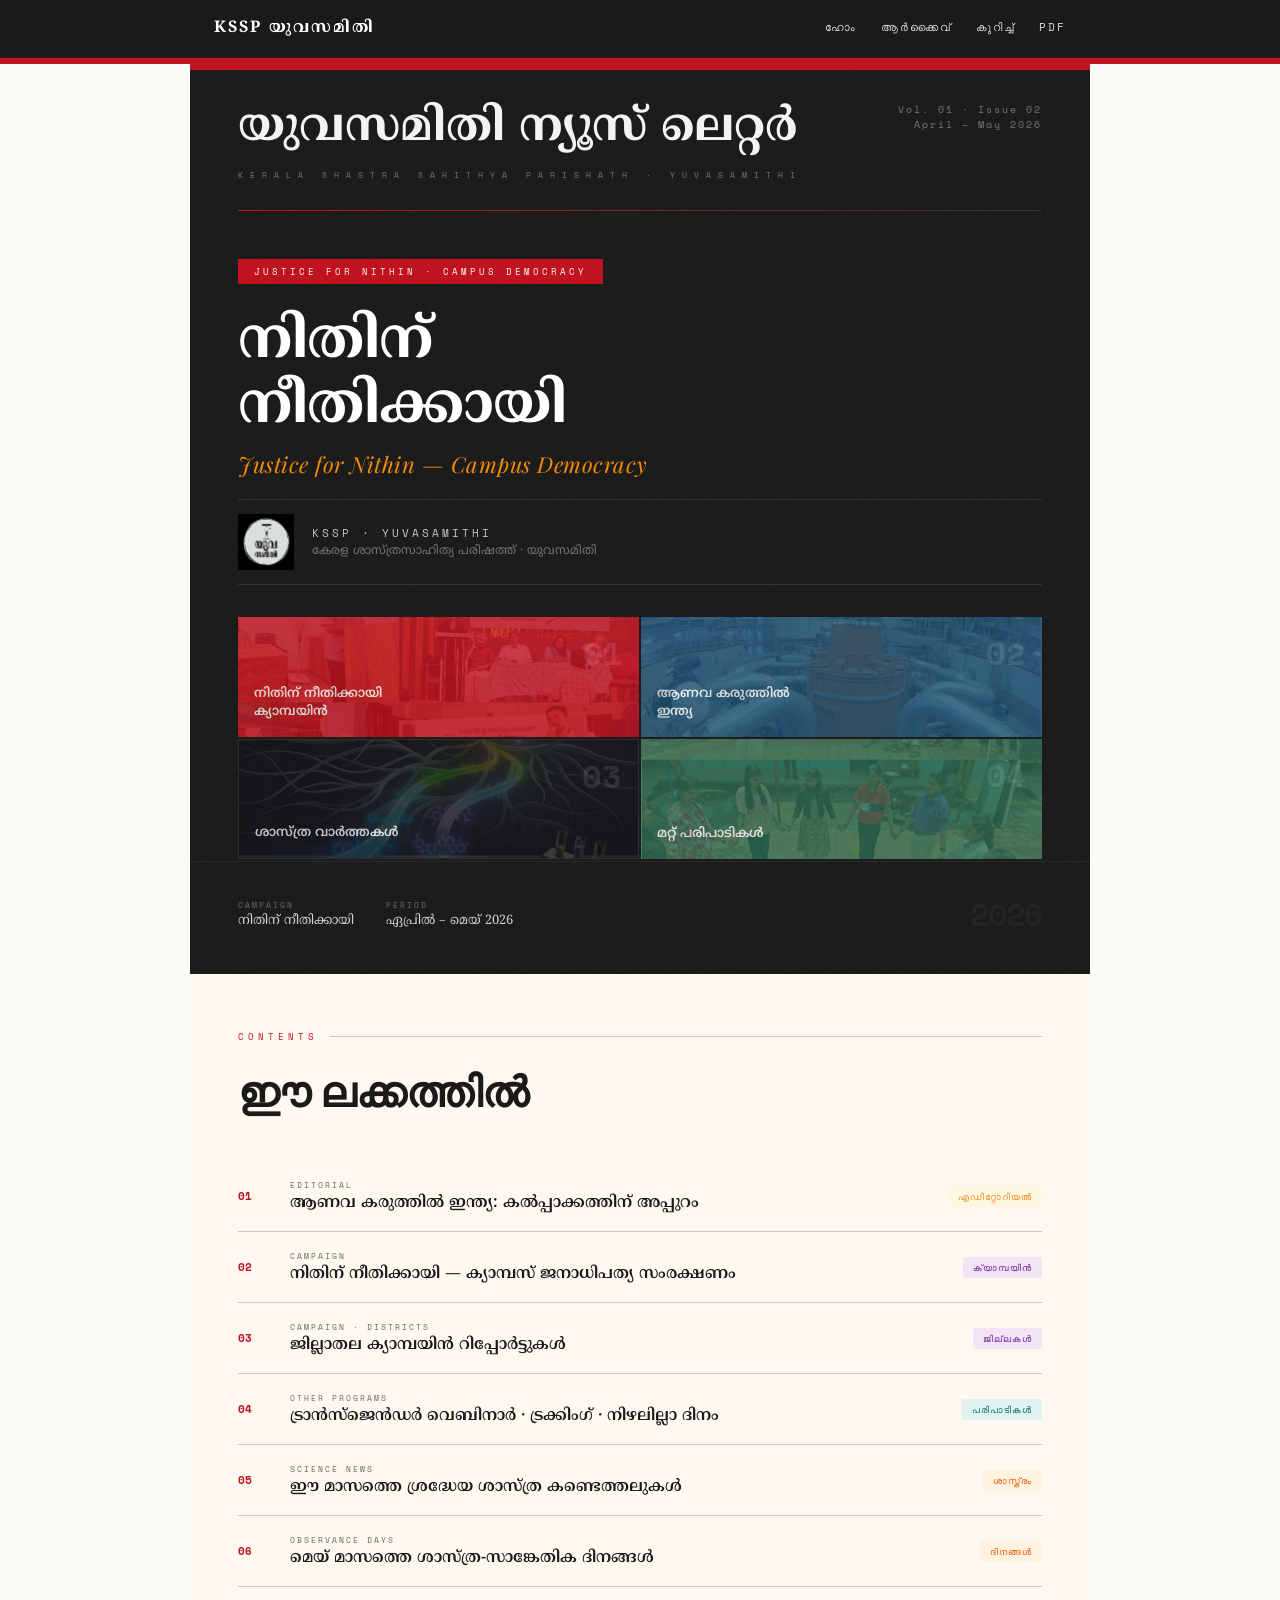
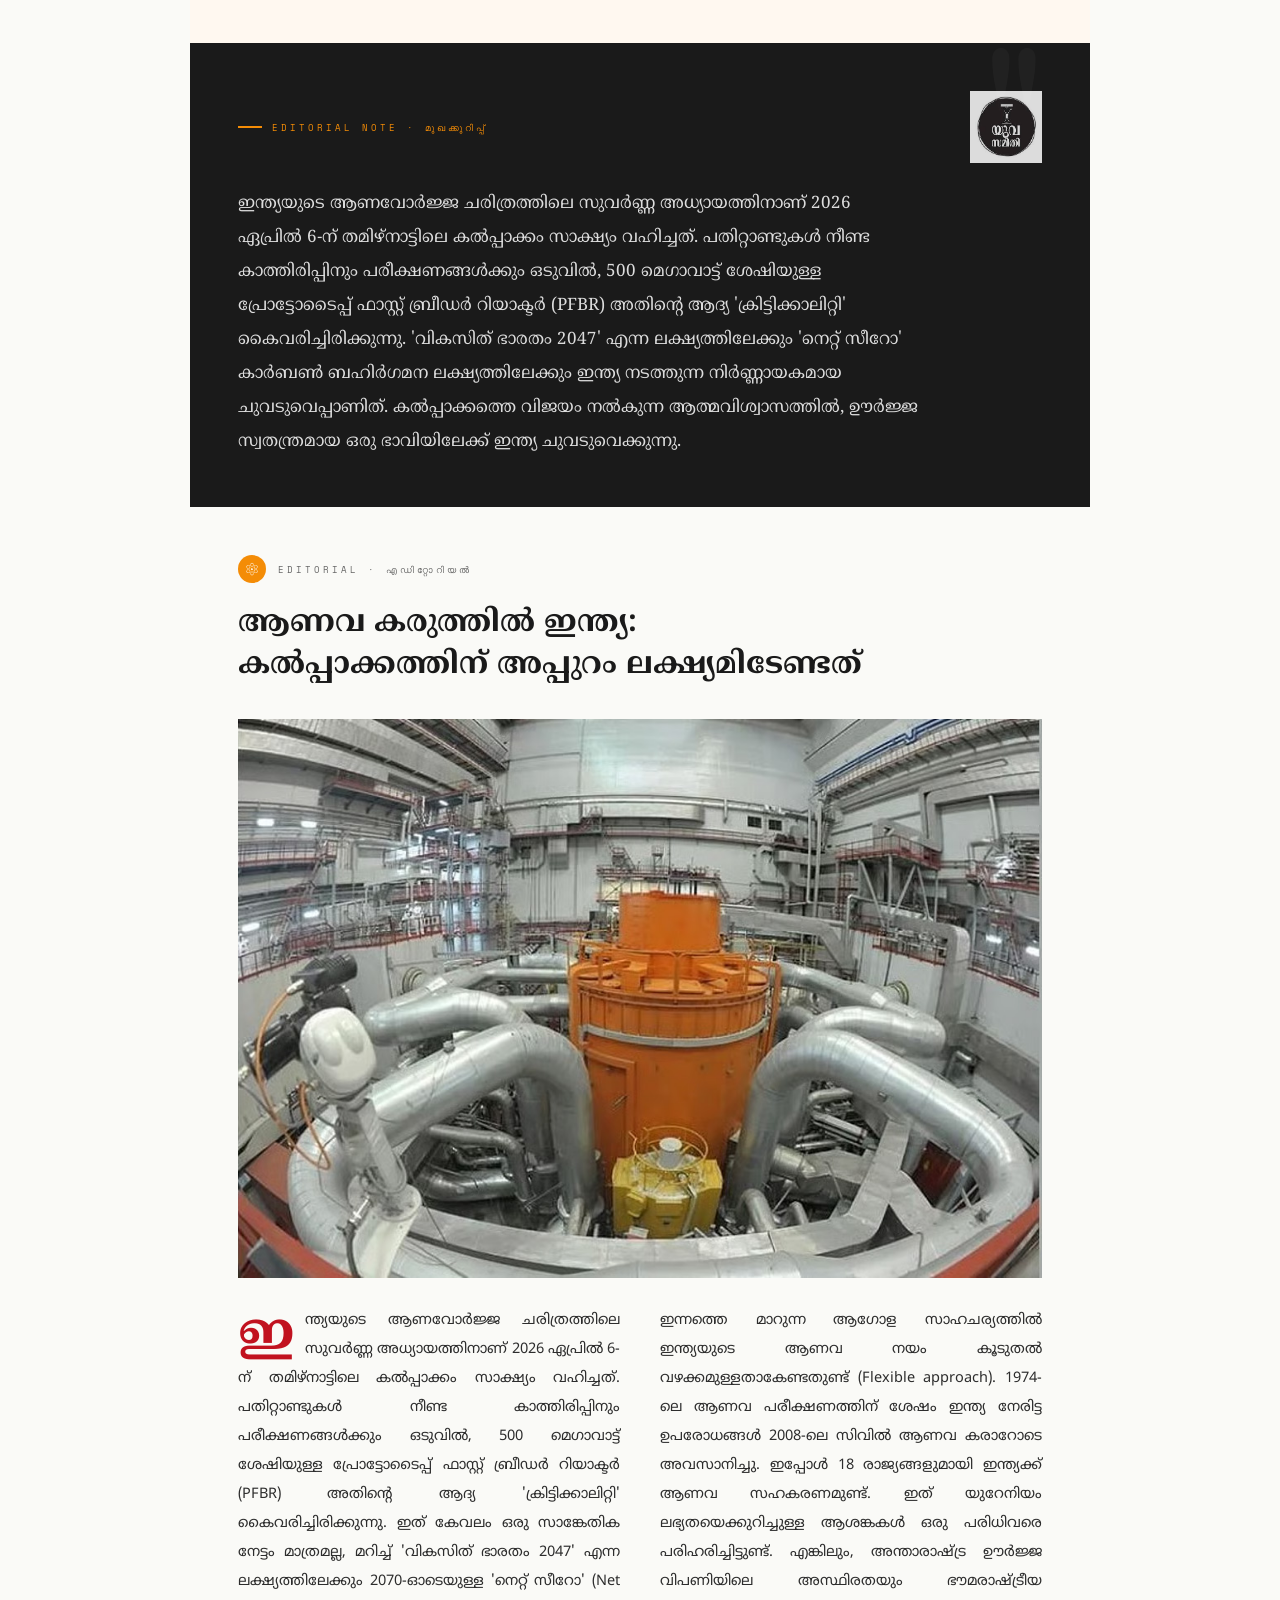
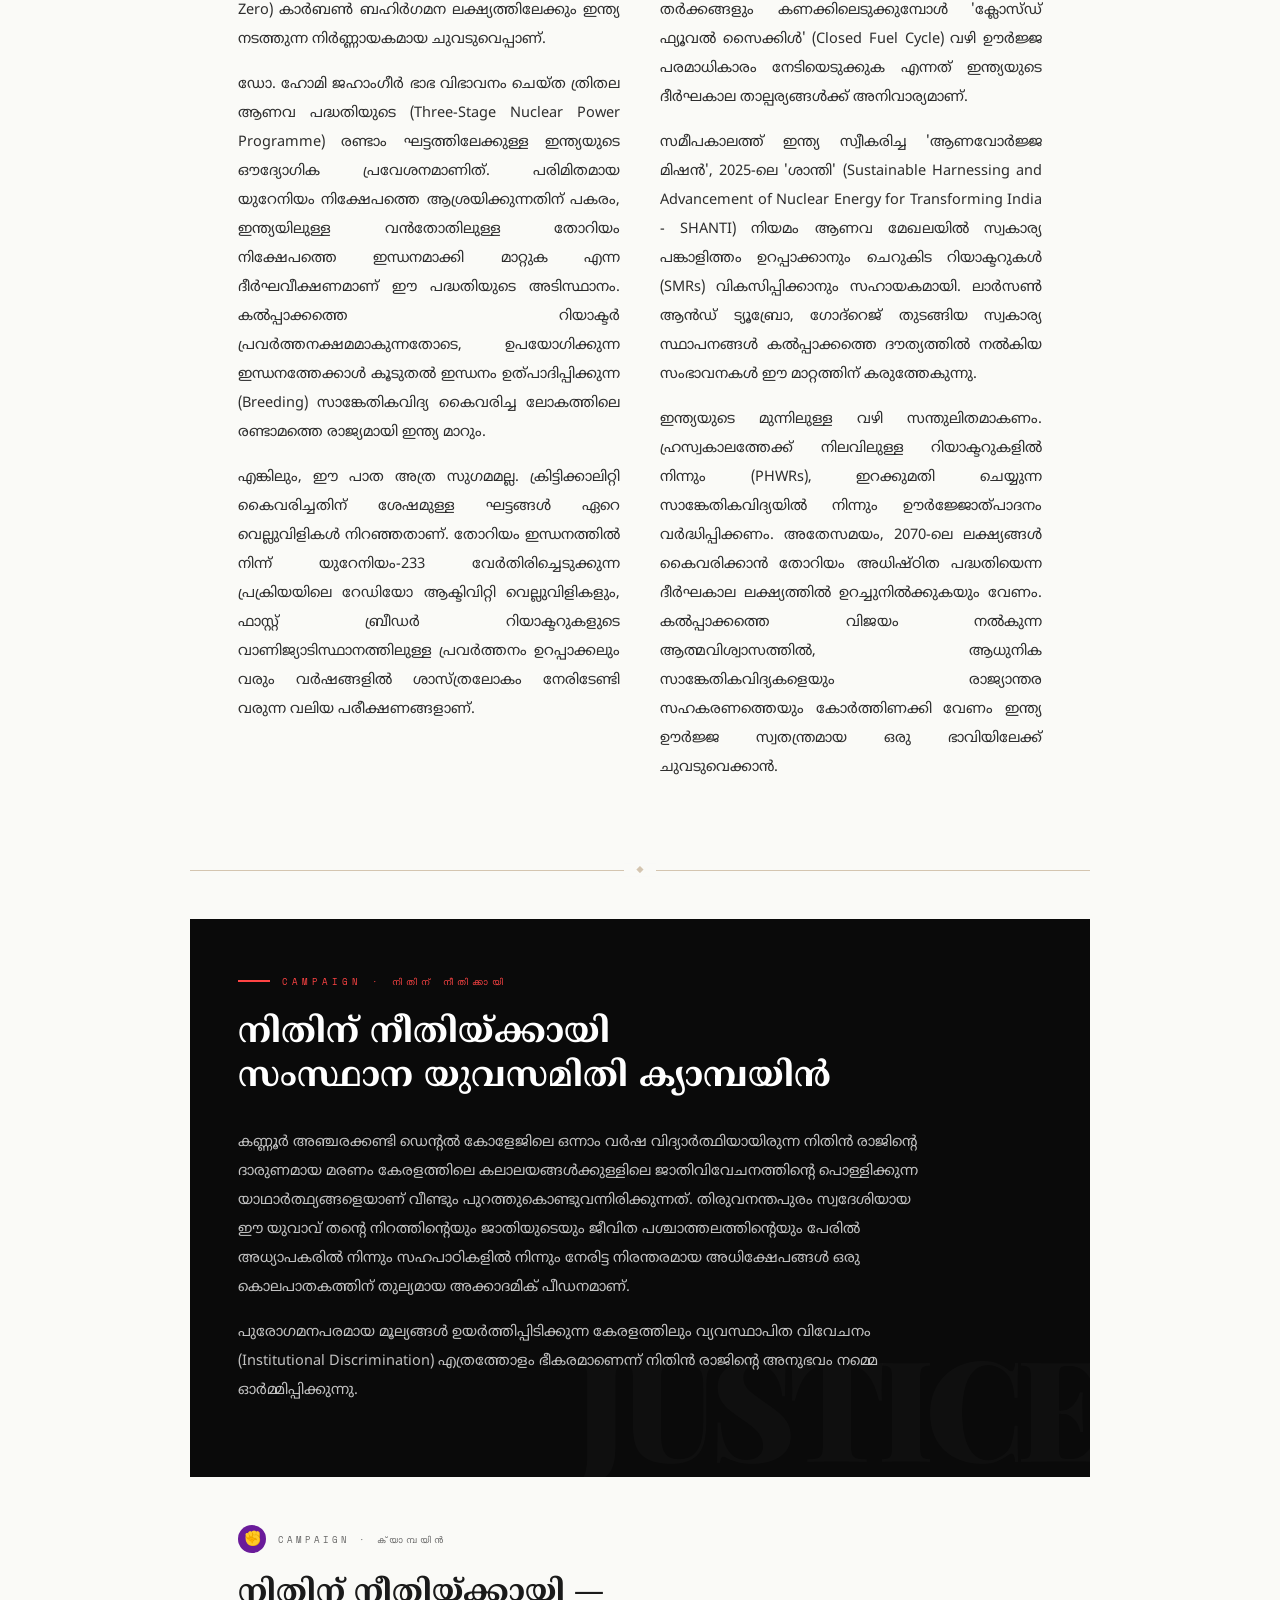
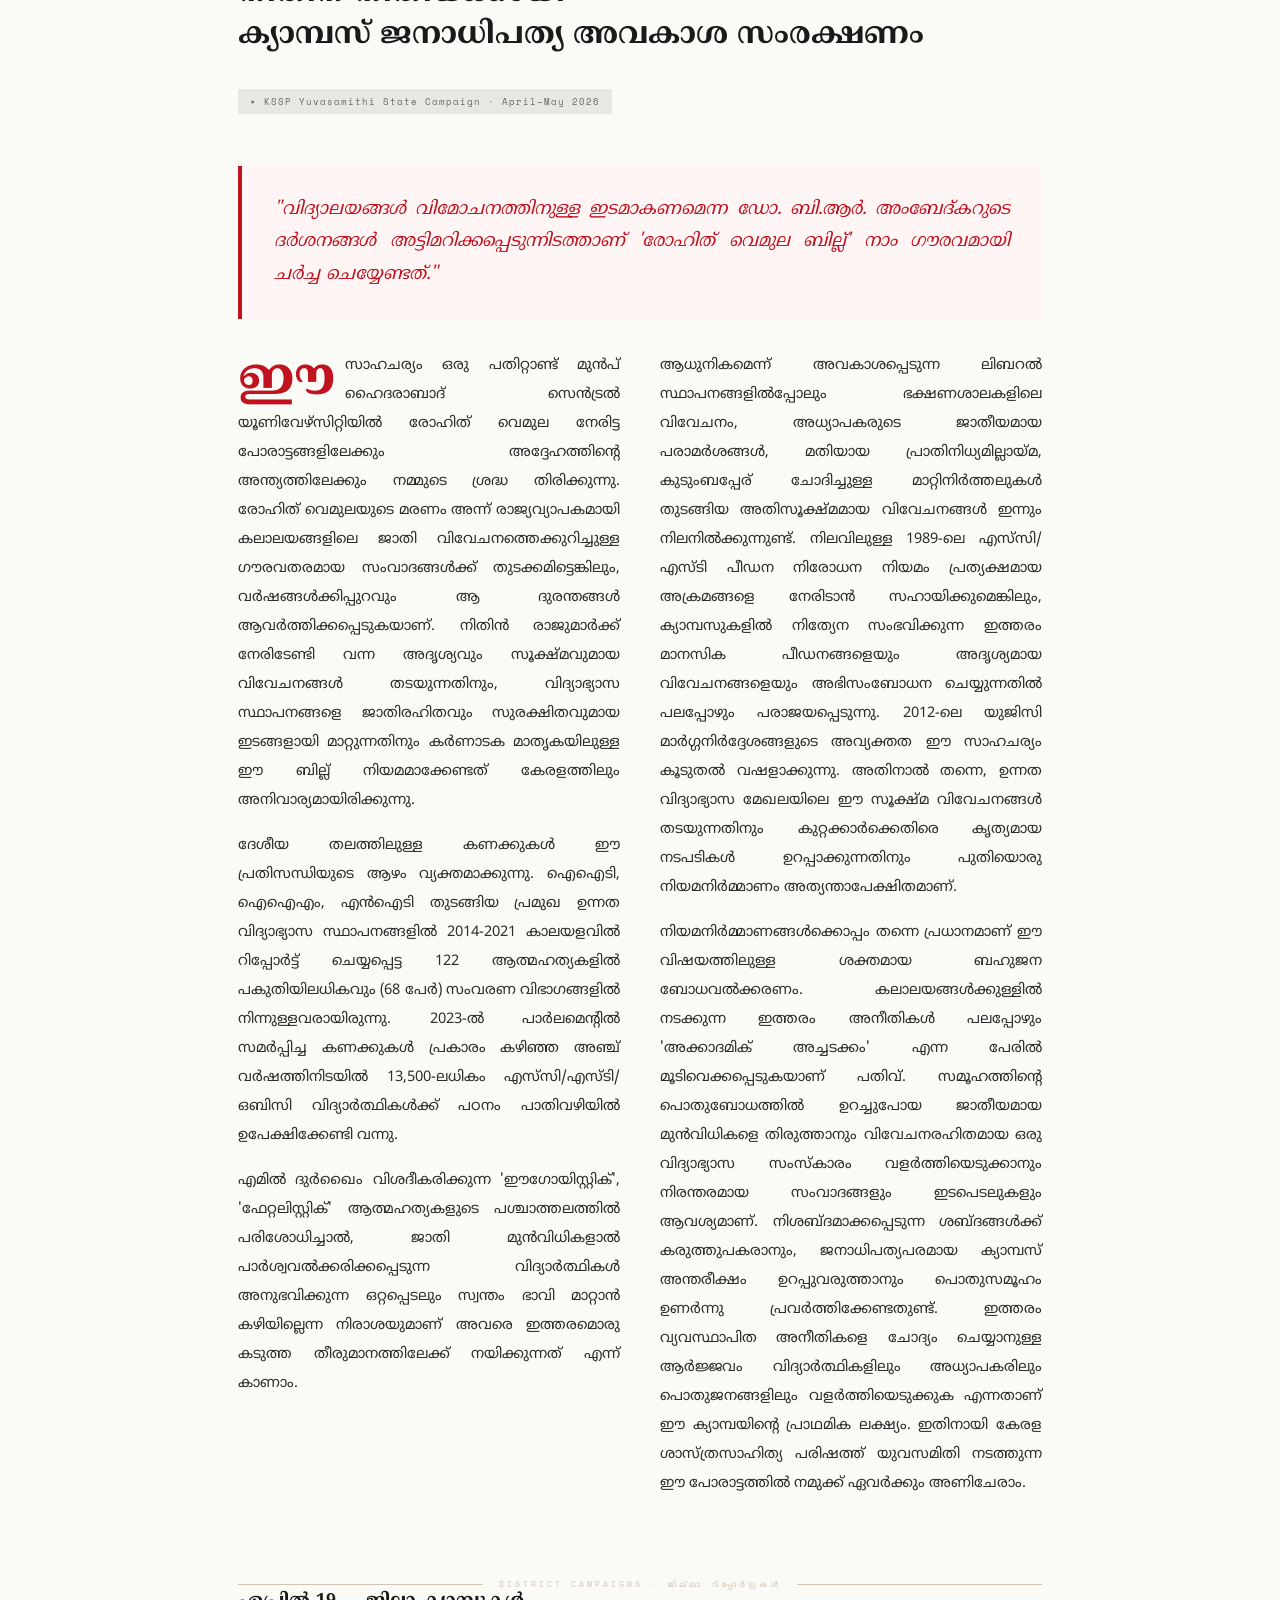
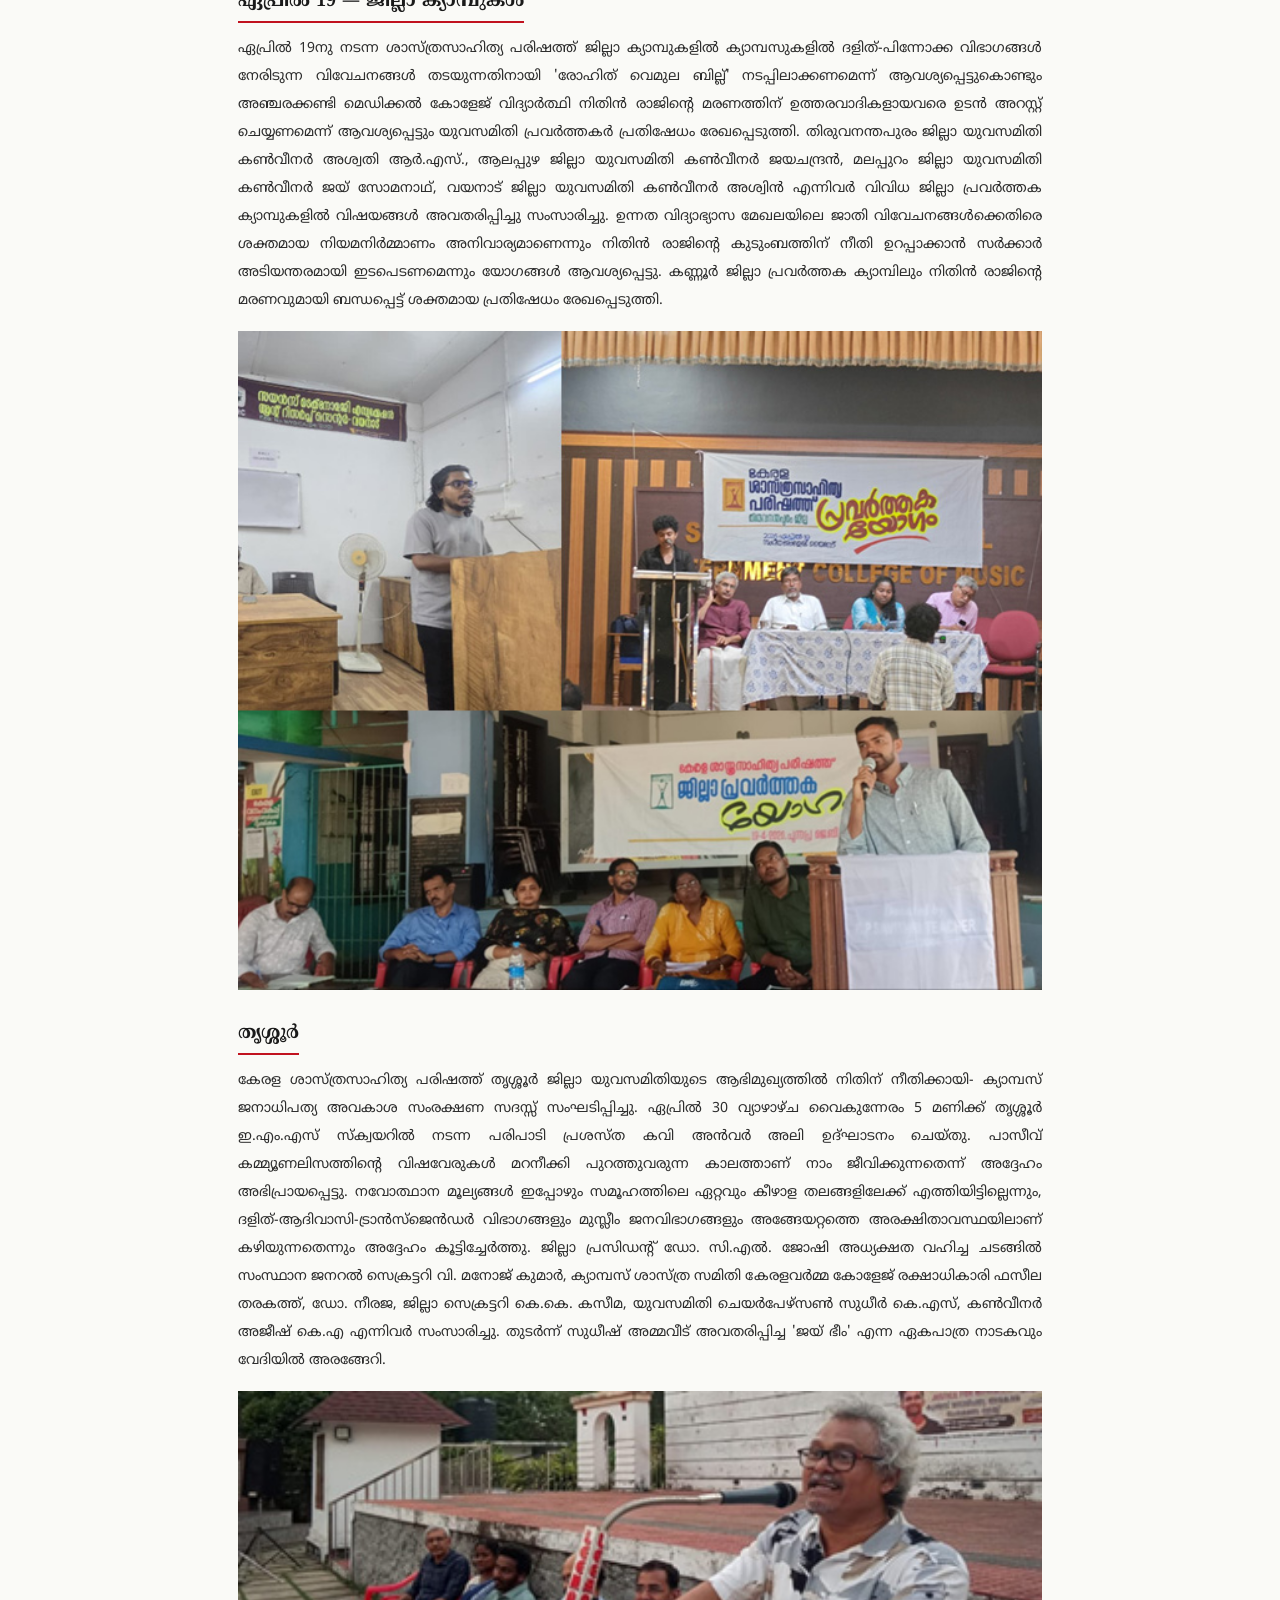
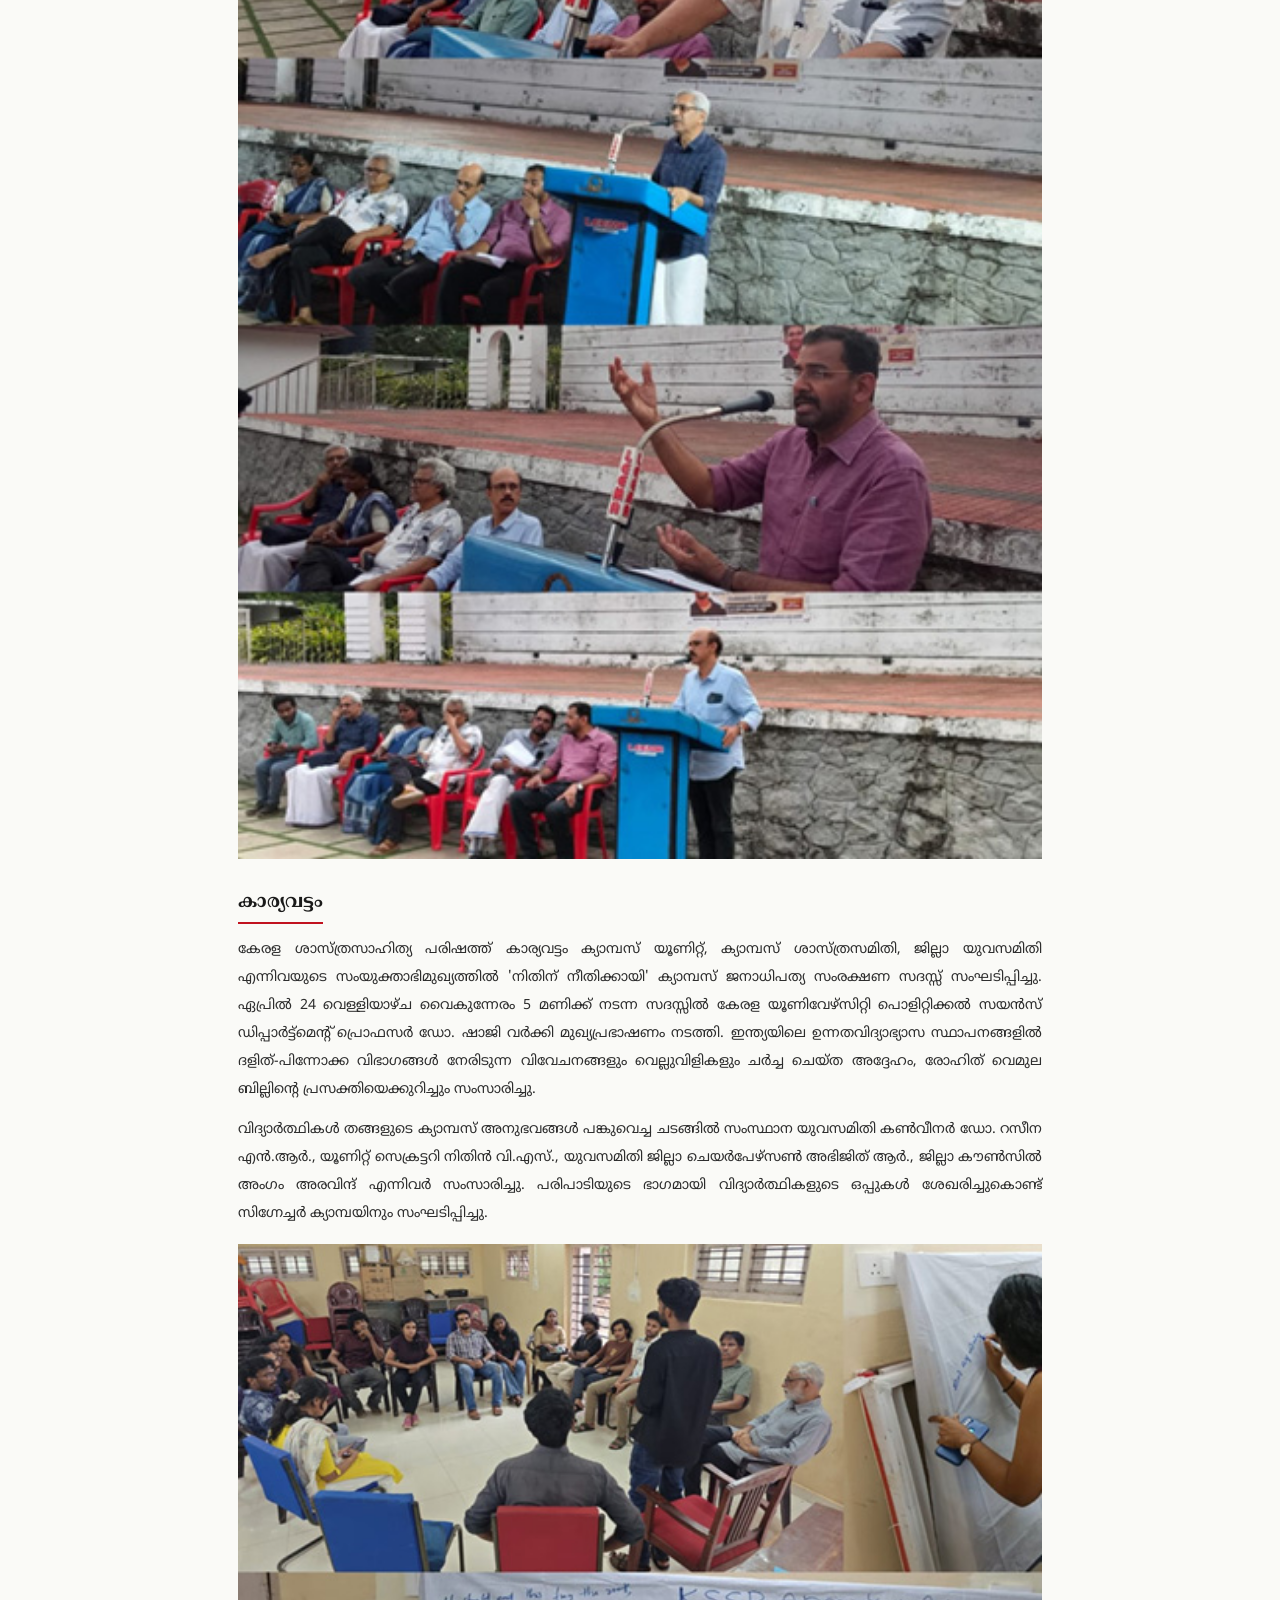
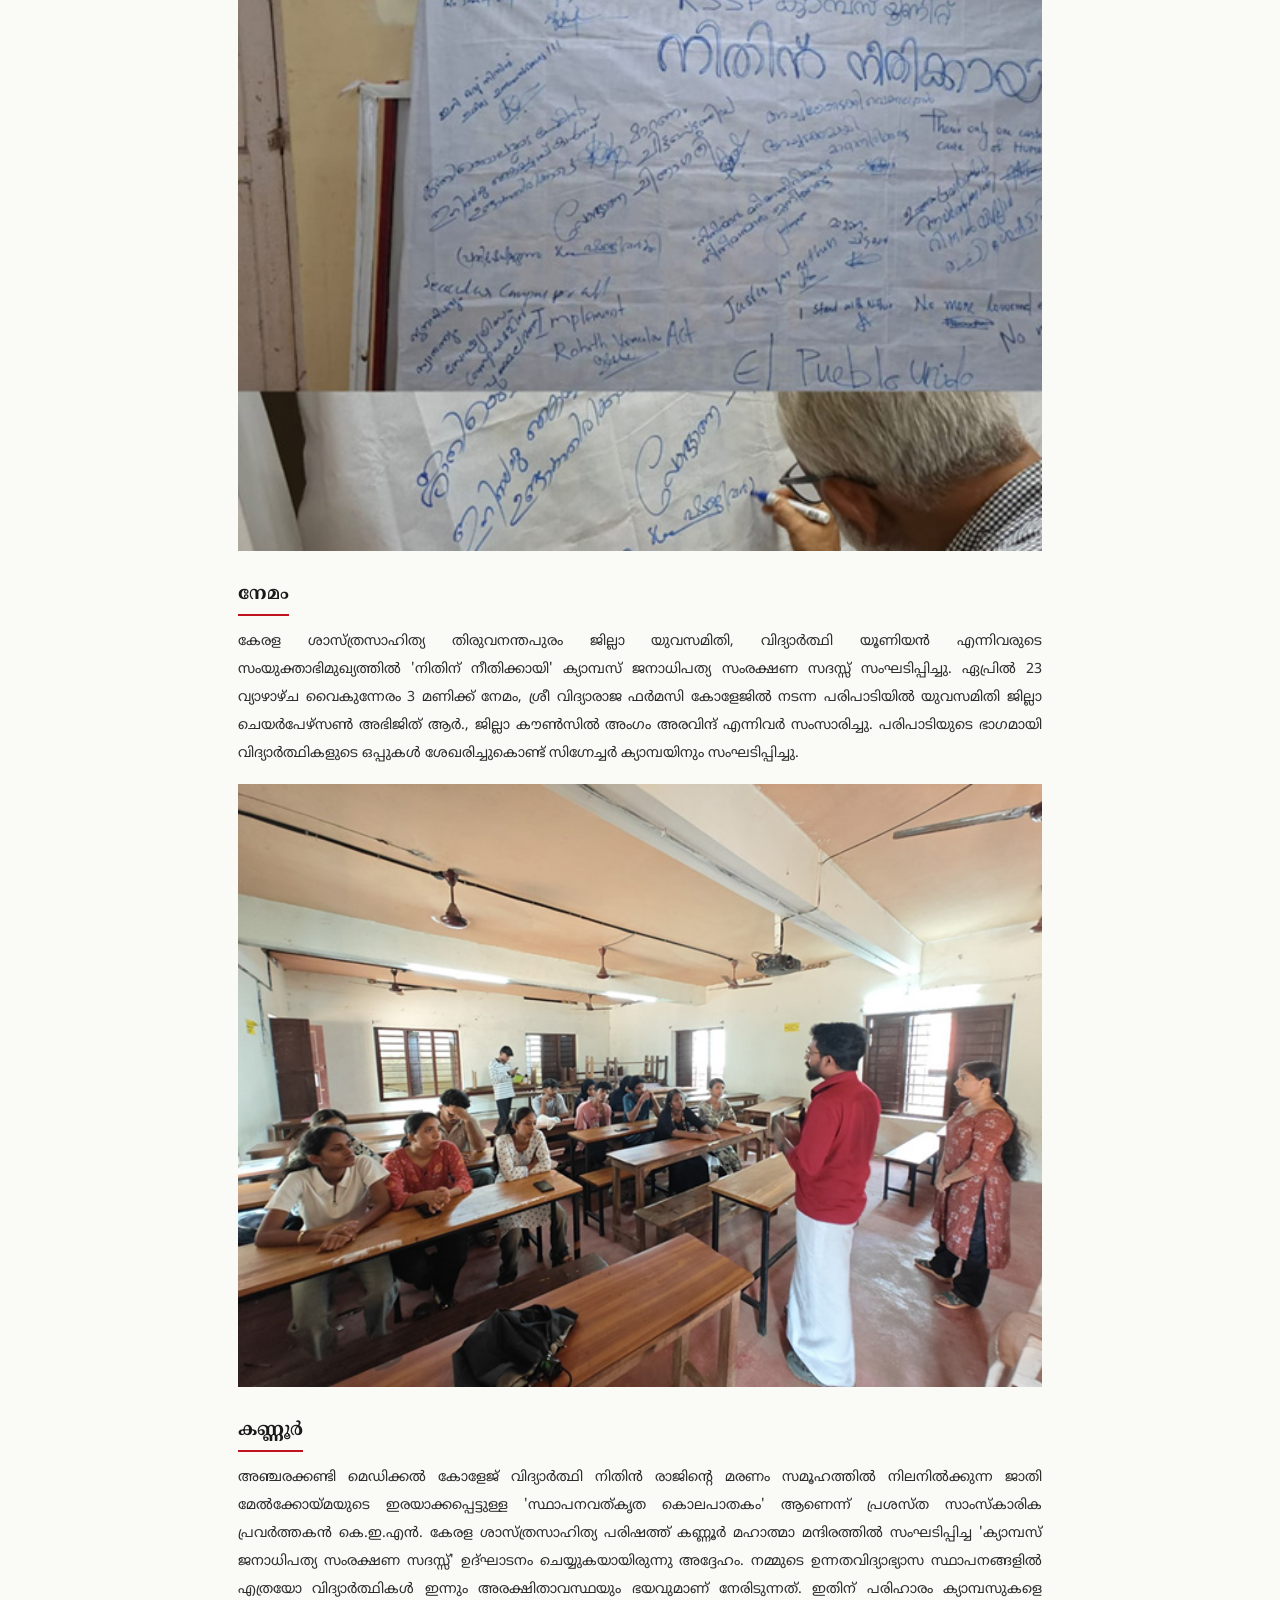
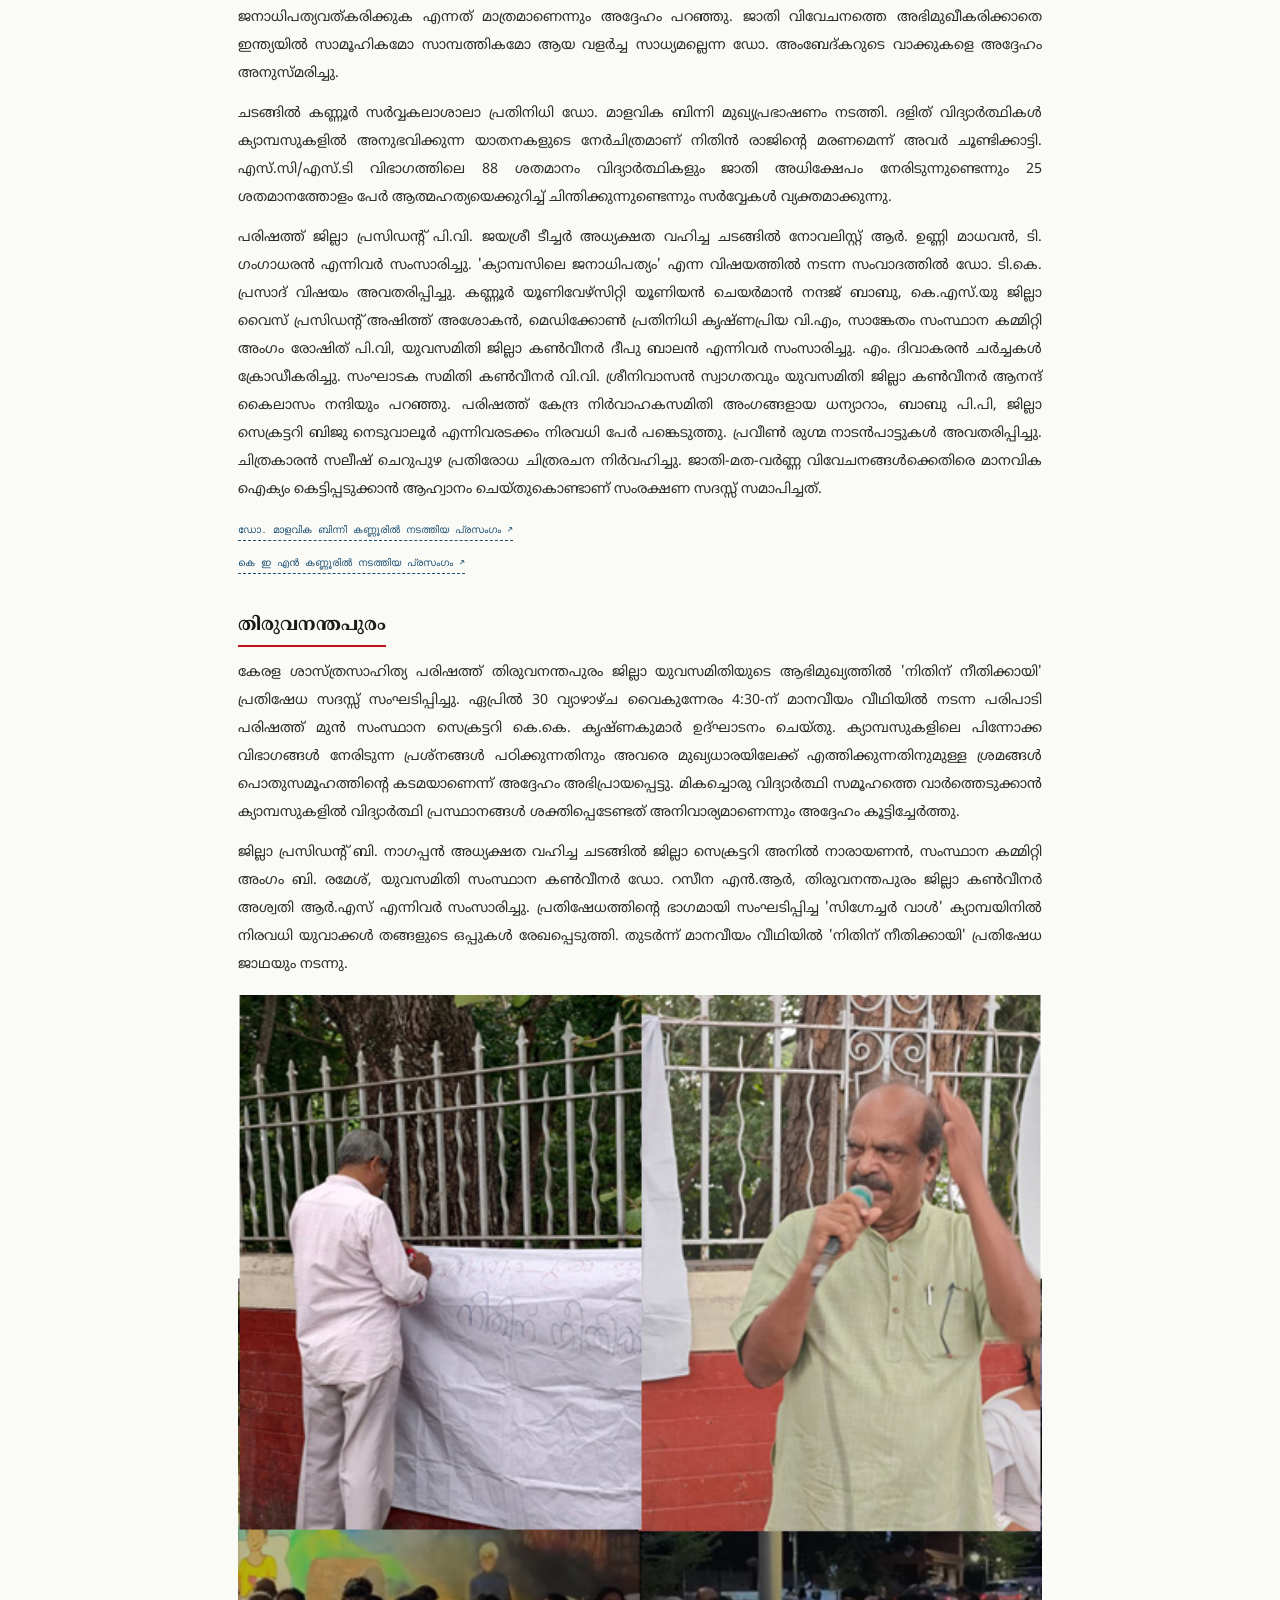
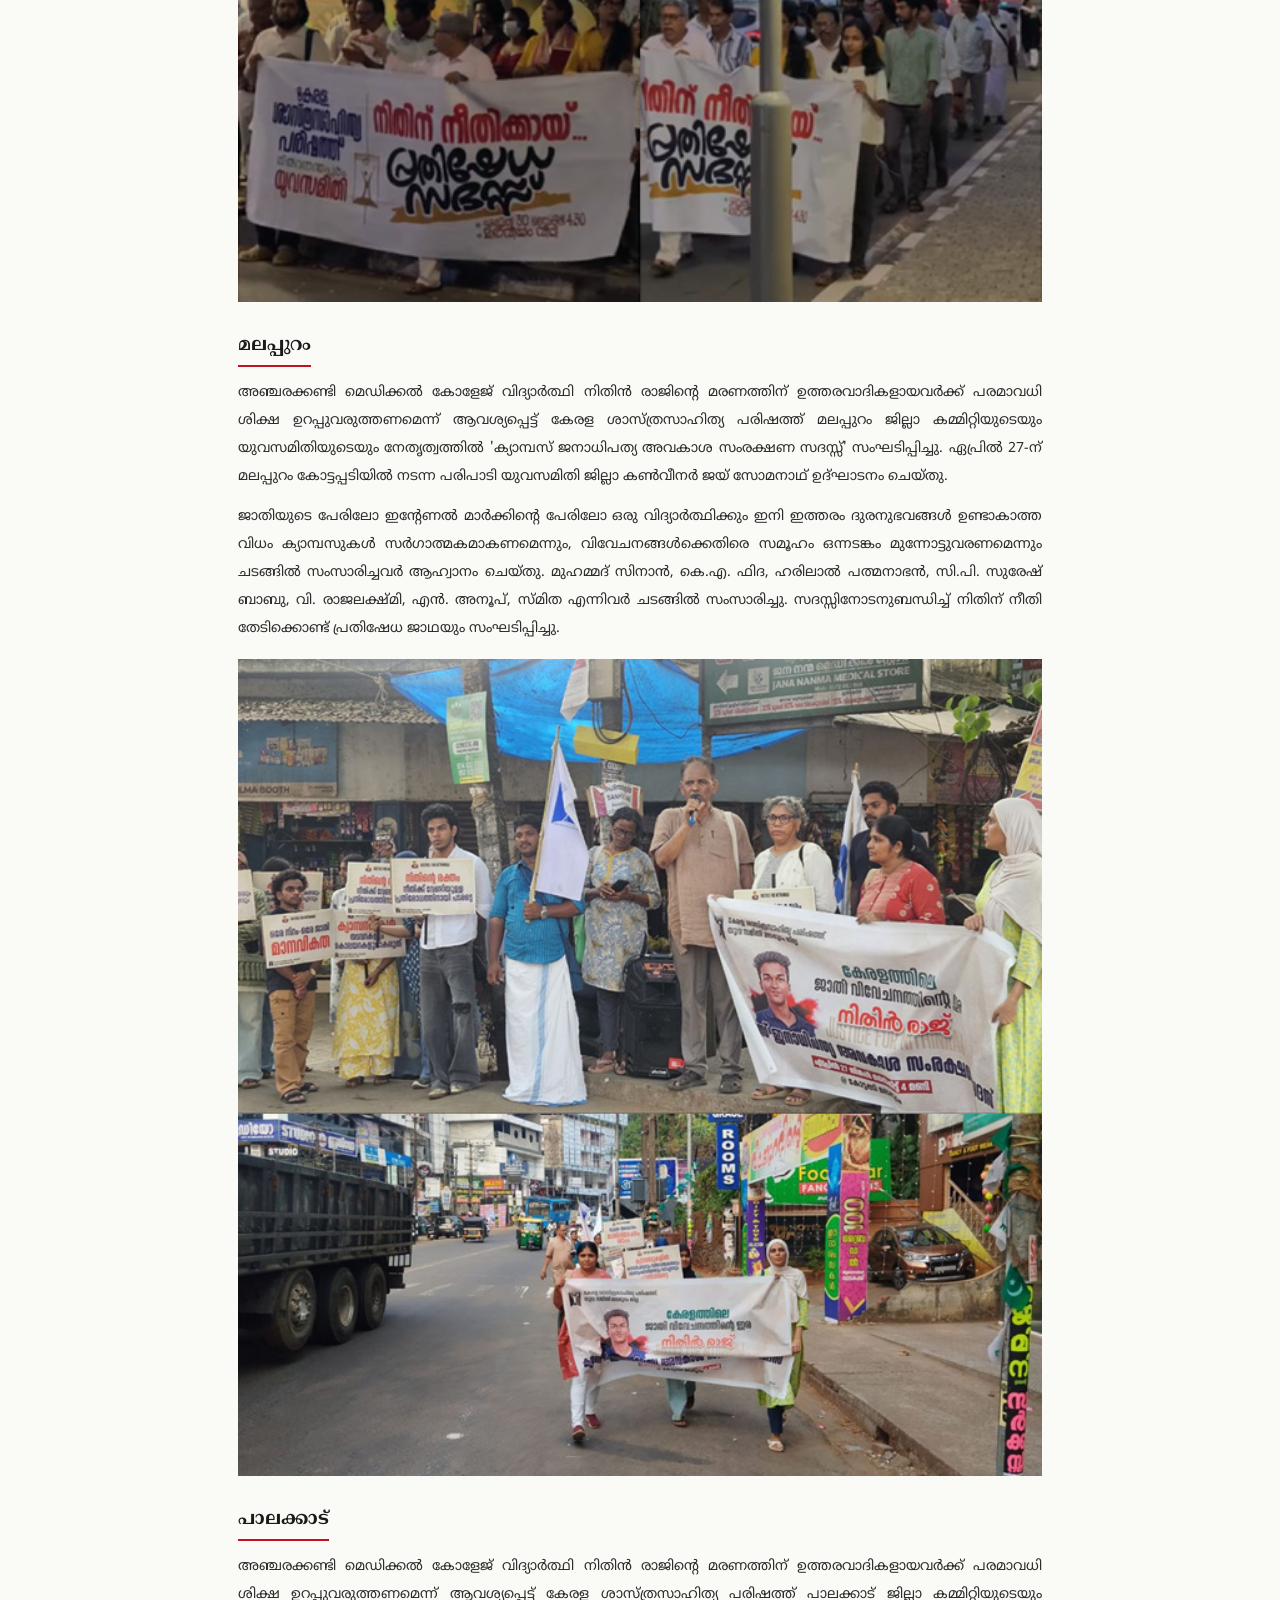
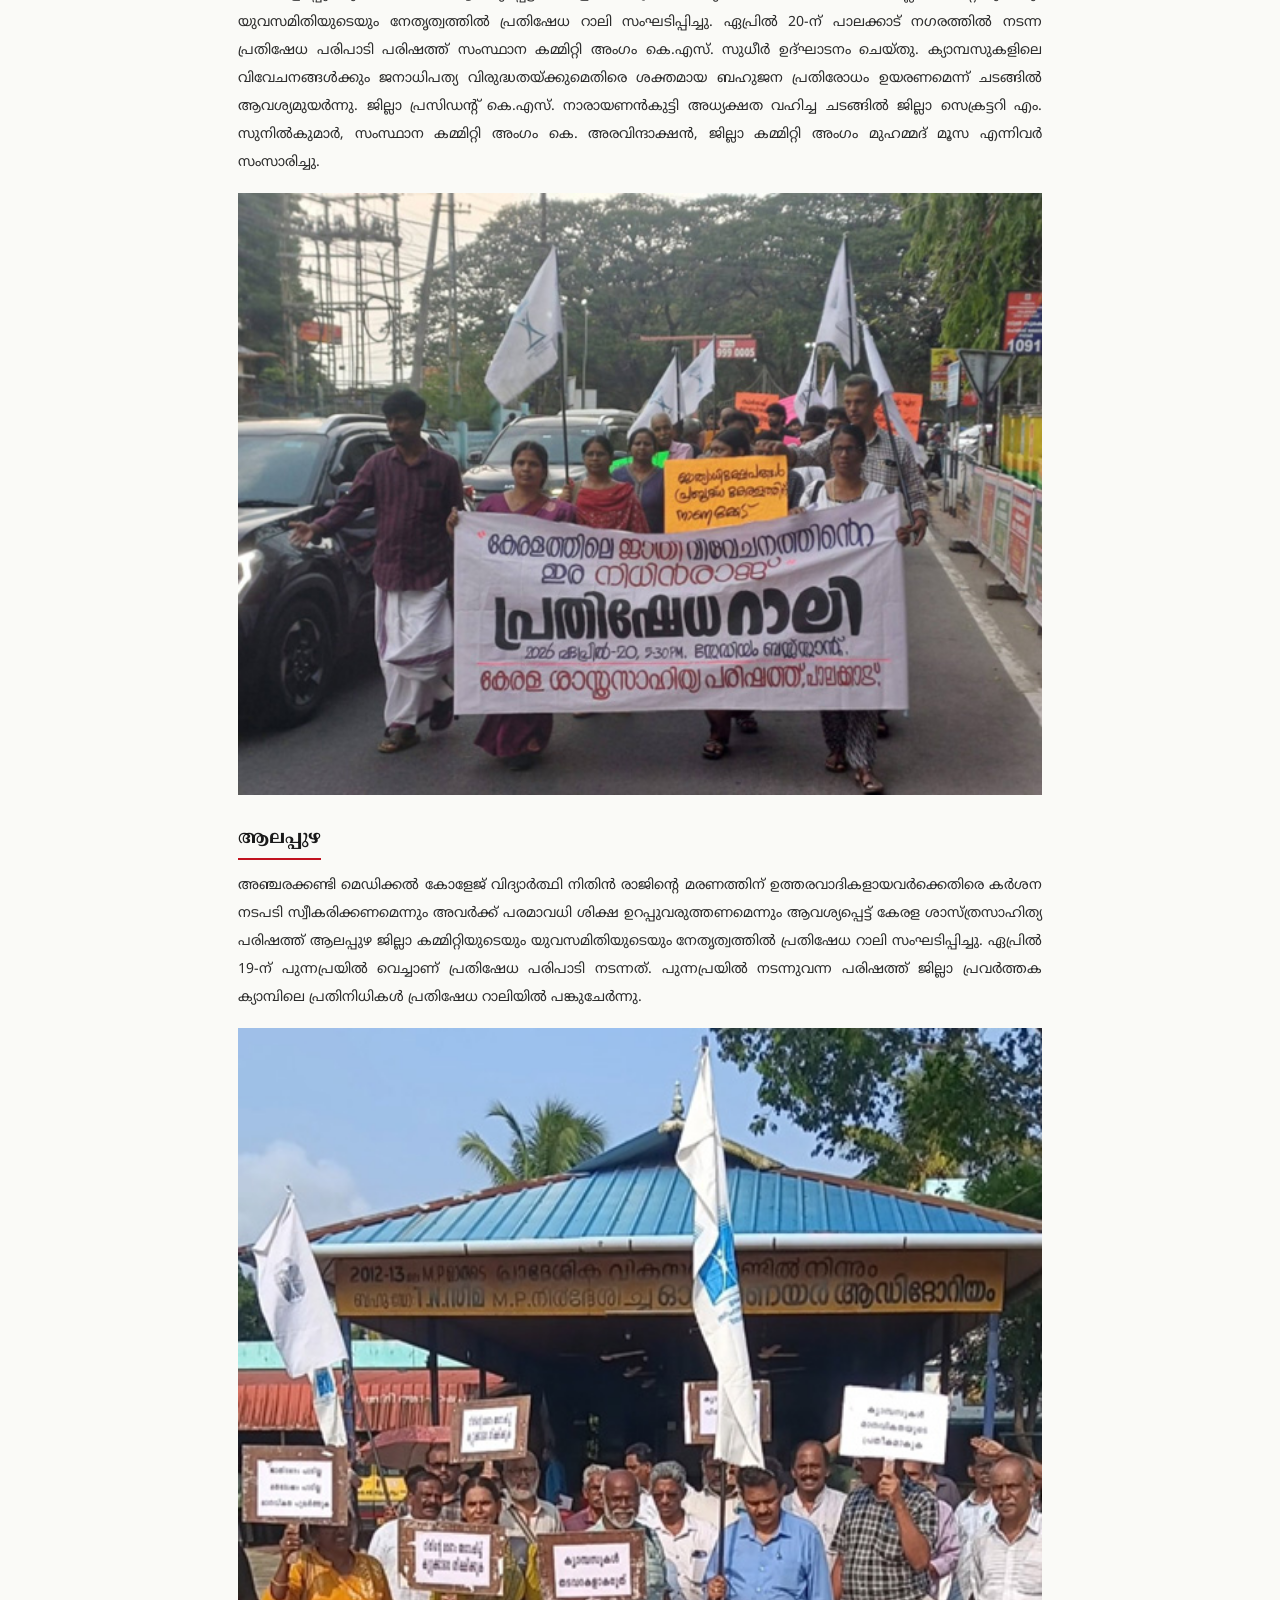
<file: public/issues/2026-april/index.html>
<!DOCTYPE html>
<html lang="ml" dir="ltr">
<head>
<meta charset="UTF-8">
<meta name="viewport" content="width=device-width, initial-scale=1.0">
<title>നിതിന് നീതിക്കായി · Justice for Nithin April 2026 — KSSP Yuvasamithi</title>
<meta name="description" content="നിതിന് നീതിക്കായി — KSSP Yuvasamithi newsletter, April–May 2026. Justice for Nithin, Campus Democracy, Science News.">
<meta property="og:title" content="നിതിന് നീതിക്കായി — April 2026">
<meta property="og:description" content="KSSP Yuvasamithi Newsletter — Justice for Nithin, Campus Democracy. April–May 2026.">
<meta property="og:image" content="photos/april19.jpg">
<meta property="og:url" content="/issues/2026-april/">
<meta property="og:type" content="article">
<meta property="og:site_name" content="KSSP Yuvasamithi">
<link href="https://fonts.googleapis.com/css2?family=Noto+Serif+Malayalam:wght@300;400;600;700&family=Noto+Sans+Malayalam:wght@300;400;500;600&family=Playfair+Display:wght@400;700;900&family=Space+Mono:wght@400;700&display=swap" rel="stylesheet">
<style>
  /* Site chrome injected by site build — nav, share bar, back link. */
  .issue-site-nav {
    background: #1A1A1A;
    color: #fff;
    border-bottom: 6px solid #C1121F;
    width: 100vw;
    position: relative;
    left: 50%;
    right: 50%;
    margin-left: -50vw;
    margin-right: -50vw;
  }
  .issue-site-nav-inner {
    max-width: 900px;
    margin: 0 auto;
    padding: 18px 24px;
    display: flex;
    align-items: center;
    justify-content: space-between;
    flex-wrap: wrap;
    gap: 16px;
  }
  .issue-site-nav a {
    color: rgba(255,255,255,0.85);
    text-decoration: none;
    font-family: 'Space Mono', monospace;
    font-size: 11px;
    letter-spacing: 2px;
    text-transform: uppercase;
    padding-bottom: 2px;
    border-bottom: 2px solid transparent;
  }
  .issue-site-nav a:hover { color: #fff; border-bottom-color: #C1121F; }
  .issue-site-nav .brand {
    font-family: 'Noto Serif Malayalam', serif;
    font-size: 16px;
    font-weight: 700;
    color: #fff;
    border: none;
  }
  .issue-site-nav .links { display: flex; gap: 24px; flex-wrap: wrap; }

  .issue-share-bar {
    width: 100vw;
    position: relative;
    left: 50%;
    right: 50%;
    margin-left: -50vw;
    margin-right: -50vw;
    background: #1A1A1A;
    color: #fff;
    padding: 28px 24px;
    margin-top: 60px;
  }
  .issue-share-bar-inner {
    max-width: 900px;
    margin: 0 auto;
    display: flex;
    align-items: center;
    flex-wrap: wrap;
    gap: 14px;
  }
  .issue-share-bar .label {
    font-family: 'Space Mono', monospace;
    font-size: 11px;
    letter-spacing: 3px;
    text-transform: uppercase;
    color: #F48C06;
    margin-right: auto;
  }
  .issue-share-bar a,
  .issue-share-bar button {
    background: transparent;
    color: #fff;
    border: 2px solid rgba(255,255,255,0.3);
    padding: 10px 18px;
    font-family: 'Space Mono', monospace;
    font-size: 11px;
    letter-spacing: 2px;
    text-transform: uppercase;
    cursor: pointer;
    text-decoration: none;
  }
  .issue-share-bar a:hover,
  .issue-share-bar button:hover {
    background: rgba(255,255,255,0.1);
    border-color: #fff;
  }
  .issue-back-link {
    display: block;
    padding: 24px;
    text-align: center;
    font-family: 'Space Mono', monospace;
    font-size: 12px;
    letter-spacing: 2px;
    text-transform: uppercase;
    color: #C1121F;
    text-decoration: none;
  }
  .issue-back-link:hover { text-decoration: underline; }

  :root {
    --deep-red: #C1121F;
    --rich-orange: #E85D04;
    --warm-amber: #F48C06;
    --cream: #FFF8F0;
    --off-white: #FAFAF7;
    --charcoal: #1A1A1A;
    --dark-gray: #2D2D2D;
    --mid-gray: #666666;
    --light-gray: #E8E8E2;
    --accent-green: #2D6A4F;
    --accent-teal: #1B4F72;
    --border: #D4C5B0;
    --tag-bg: #FEF3C7;
  }

  * { margin: 0; padding: 0; box-sizing: border-box; }

  html { overflow-x: hidden; }

  body {
    font-family: 'Noto Sans Malayalam', sans-serif;
    background: var(--off-white);
    color: var(--charcoal);
    max-width: 900px;
    margin: 0 auto;
  }

  /* ─── COVER PAGE ─── */
  .cover {
    background: var(--charcoal);
    min-height: 100vh;
    position: relative;
    overflow: hidden;
    display: flex;
    flex-direction: column;
    page-break-after: always;
  }

  .cover-noise {
    position: absolute;
    inset: 0;
    background-image: url("data:image/svg+xml,%3Csvg viewBox='0 0 200 200' xmlns='http://www.w3.org/2000/svg'%3E%3Cfilter id='n'%3E%3CfeTurbulence type='fractalNoise' baseFrequency='0.9' numOctaves='4' stitchTiles='stitch'/%3E%3C/filter%3E%3Crect width='100%25' height='100%25' filter='url(%23n)' opacity='0.04'/%3E%3C/svg%3E");
    opacity: 0.5;
    pointer-events: none;
  }

  .cover-top-stripe {
    background: var(--deep-red);
    height: 6px;
    width: 100%;
  }

  .cover-header {
    padding: 32px 48px 0;
    display: flex;
    justify-content: space-between;
    align-items: flex-start;
    position: relative;
    z-index: 2;
  }

  .cover-org {
    font-family: 'Space Mono', monospace;
    font-size: 10px;
    letter-spacing: 3px;
    color: rgba(255,255,255,0.5);
    text-transform: uppercase;
    line-height: 1.8;
  }

  .cover-issue {
    font-family: 'Space Mono', monospace;
    font-size: 10px;
    letter-spacing: 2px;
    color: rgba(255,255,255,0.4);
    text-align: right;
  }

  .cover-divider {
    margin: 28px 48px 0;
    height: 1px;
    background: linear-gradient(90deg, var(--deep-red) 0%, rgba(255,255,255,0.1) 100%);
    position: relative;
    z-index: 2;
  }

  .cover-hero {
    flex: 1;
    padding: 48px 48px 0;
    position: relative;
    z-index: 2;
  }

  .cover-campaign-tag {
    display: inline-block;
    background: var(--deep-red);
    color: white;
    font-family: 'Space Mono', monospace;
    font-size: 9px;
    letter-spacing: 3px;
    padding: 6px 16px;
    text-transform: uppercase;
    margin-bottom: 28px;
  }

  .cover-title-ml {
    font-family: 'Noto Serif Malayalam', serif;
    font-size: 56px;
    font-weight: 700;
    color: white;
    line-height: 1.15;
    letter-spacing: -1px;
    margin-bottom: 8px;
  }

  .cover-title-en {
    font-family: 'Playfair Display', serif;
    font-size: 22px;
    font-weight: 400;
    color: var(--warm-amber);
    font-style: italic;
    letter-spacing: 0.5px;
    margin-bottom: 20px;
  }

  .cover-publisher-band {
    display: flex;
    align-items: center;
    gap: 18px;
    margin-bottom: 32px;
    padding: 14px 0;
    border-top: 1px solid rgba(255,255,255,0.1);
    border-bottom: 1px solid rgba(255,255,255,0.1);
  }

  .cover-pub-logo {
    width: 56px;
    height: 56px;
    object-fit: contain;
    flex-shrink: 0;
    filter: invert(1);
  }

  .cover-pub-text {
    display: flex;
    flex-direction: column;
    gap: 3px;
  }

  .cover-pub-name {
    font-family: 'Space Mono', monospace;
    font-size: 11px;
    letter-spacing: 3px;
    color: rgba(255,255,255,0.75);
    text-transform: uppercase;
  }

  .cover-pub-ml {
    font-family: 'Noto Sans Malayalam', sans-serif;
    font-size: 12px;
    color: rgba(255,255,255,0.38);
  }

  .cover-visual-block {
    display: grid;
    grid-template-columns: 1fr 1fr;
    gap: 2px;
    margin-bottom: 0;
  }

  .cover-cell {
    height: 120px;
    display: flex;
    align-items: flex-end;
    padding: 16px;
    position: relative;
    overflow: hidden;
  }

  .cover-cell:nth-child(1) { background: var(--deep-red); }
  .cover-cell:nth-child(2) { background: var(--accent-teal); }
  .cover-cell:nth-child(3) { background: #1A1A1A; border: 1px solid rgba(255,255,255,0.08); }
  .cover-cell:nth-child(4) { background: var(--accent-green); }

  .cover-cell-label {
    font-family: 'Noto Sans Malayalam', sans-serif;
    font-size: 13px;
    font-weight: 600;
    color: rgba(255,255,255,0.9);
    line-height: 1.4;
  }

  .cover-cell-num {
    position: absolute;
    top: 12px;
    right: 16px;
    font-family: 'Space Mono', monospace;
    font-size: 32px;
    font-weight: 700;
    color: rgba(255,255,255,0.1);
  }

  .cover-bottom {
    padding: 28px 48px 36px;
    position: relative;
    z-index: 2;
    border-top: 1px solid rgba(255,255,255,0.06);
    margin-top: 2px;
    display: flex;
    justify-content: space-between;
    align-items: center;
  }

  .cover-dates {
    display: flex;
    gap: 32px;
  }

  .cover-date-item {
    display: flex;
    flex-direction: column;
    gap: 2px;
  }

  .cover-date-label {
    font-family: 'Space Mono', monospace;
    font-size: 8px;
    color: rgba(255,255,255,0.35);
    letter-spacing: 2px;
    text-transform: uppercase;
  }

  .cover-date-val {
    font-family: 'Noto Serif Malayalam', serif;
    font-size: 13px;
    color: rgba(255,255,255,0.8);
  }

  .cover-vol {
    font-family: 'Space Mono', monospace;
    font-size: 32px;
    font-weight: 700;
    color: rgba(255,255,255,0.04);
    letter-spacing: -2px;
    user-select: none;
  }

  /* ─── CONTENTS PAGE ─── */
  .contents-page {
    background: var(--cream);
    padding: 56px 48px;
    page-break-after: always;
  }

  .section-eyebrow {
    font-family: 'Space Mono', monospace;
    font-size: 9px;
    letter-spacing: 4px;
    text-transform: uppercase;
    color: var(--deep-red);
    margin-bottom: 24px;
    display: flex;
    align-items: center;
    gap: 12px;
  }

  .section-eyebrow::after {
    content: '';
    flex: 1;
    height: 1px;
    background: var(--border);
  }

  .contents-title {
    font-family: 'Playfair Display', serif;
    font-size: 42px;
    font-weight: 900;
    color: var(--charcoal);
    margin-bottom: 48px;
    line-height: 1.1;
  }

  .toc-list {
    list-style: none;
    display: grid;
    gap: 0;
  }

  .toc-item {
    display: grid;
    grid-template-columns: 36px 1fr auto;
    align-items: center;
    gap: 16px;
    padding: 18px 0;
    border-bottom: 1px solid var(--border);
    cursor: pointer;
  }

  .toc-num {
    font-family: 'Space Mono', monospace;
    font-size: 11px;
    color: var(--deep-red);
    font-weight: 700;
  }

  .toc-section {
    display: flex;
    flex-direction: column;
    gap: 2px;
  }

  .toc-cat {
    font-family: 'Space Mono', monospace;
    font-size: 8px;
    letter-spacing: 2px;
    text-transform: uppercase;
    color: var(--mid-gray);
  }

  .toc-name {
    font-family: 'Noto Serif Malayalam', serif;
    font-size: 16px;
    font-weight: 600;
    color: var(--charcoal);
  }

  .toc-tag {
    font-family: 'Space Mono', monospace;
    font-size: 9px;
    padding: 4px 10px;
    border-radius: 2px;
    text-transform: uppercase;
    letter-spacing: 1px;
    white-space: nowrap;
  }

  .tag-gender { background: #FDEEF0; color: var(--deep-red); }
  .tag-env { background: #E8F5E9; color: var(--accent-green); }
  .tag-health { background: #E3F2FD; color: #1565C0; }
  .tag-science { background: #FFF3E0; color: #E65100; }
  .tag-campaign { background: #F3E5F5; color: #6A1B9A; }
  .tag-space { background: #E8EAF6; color: #283593; }
  .tag-editorial { background: #FFF8E1; color: #F57F17; }
  .tag-program { background: #E0F2F1; color: #00695C; }

  /* ─── EDITORIAL BANNER ─── */
  .editorial-banner {
    background: var(--charcoal);
    color: white;
    padding: 48px;
    position: relative;
    overflow: hidden;
  }

  .editorial-banner::before {
    content: '"';
    font-family: 'Playfair Display', serif;
    font-size: 240px;
    color: rgba(255,255,255,0.03);
    position: absolute;
    top: -40px;
    right: 40px;
    line-height: 1;
  }

  .editorial-masthead {
    display: flex;
    justify-content: space-between;
    align-items: center;
    margin-bottom: 24px;
  }

  .editorial-pub-logo {
    width: 72px;
    height: 72px;
    object-fit: contain;
    opacity: 0.85;
    flex-shrink: 0;
  }

  .editorial-label {
    font-family: 'Space Mono', monospace;
    font-size: 9px;
    letter-spacing: 3px;
    color: var(--warm-amber);
    text-transform: uppercase;
    margin-bottom: 0;
    display: flex;
    align-items: center;
    gap: 10px;
  }

  .editorial-label::before {
    content: '';
    width: 24px;
    height: 2px;
    background: var(--warm-amber);
  }

  .editorial-text {
    font-family: 'Noto Serif Malayalam', serif;
    font-size: 17px;
    line-height: 2;
    color: rgba(255,255,255,0.85);
    max-width: 680px;
    position: relative;
    z-index: 1;
  }

  /* ─── ARTICLE PAGES ─── */
  .article-spread {
    padding: 0 0 40px;
  }

  .article-header {
    padding: 48px 48px 0;
    margin-bottom: 32px;
  }

  .article-category-bar {
    display: flex;
    align-items: center;
    gap: 12px;
    margin-bottom: 20px;
  }

  .article-category-icon {
    width: 28px;
    height: 28px;
    border-radius: 50%;
    display: flex;
    align-items: center;
    justify-content: center;
    font-size: 14px;
  }

  .cat-gender { background: var(--deep-red); color: white; }
  .cat-env { background: var(--accent-green); color: white; }
  .cat-health { background: var(--accent-teal); color: white; }
  .cat-science { background: var(--rich-orange); color: white; }
  .cat-campaign { background: #6A1B9A; color: white; }
  .cat-editorial { background: var(--warm-amber); color: white; }
  .cat-program { background: var(--accent-teal); color: white; }

  .article-category-name {
    font-family: 'Space Mono', monospace;
    font-size: 9px;
    letter-spacing: 3px;
    text-transform: uppercase;
    color: var(--mid-gray);
  }

  .article-title {
    font-family: 'Noto Serif Malayalam', serif;
    font-size: 30px;
    font-weight: 700;
    color: var(--charcoal);
    line-height: 1.4;
    margin-bottom: 12px;
  }

  .article-subtitle {
    font-family: 'Noto Sans Malayalam', sans-serif;
    font-size: 14px;
    color: var(--mid-gray);
    line-height: 1.7;
    font-style: italic;
    border-left: 3px solid var(--deep-red);
    padding-left: 14px;
  }

  .article-body {
    padding: 0 48px;
    columns: 2;
    column-gap: 40px;
  }

  .article-body p {
    font-family: 'Noto Sans Malayalam', sans-serif;
    font-size: 14.5px;
    line-height: 2;
    color: var(--dark-gray);
    margin-bottom: 16px;
    text-align: justify;
    hyphens: auto;
    break-inside: avoid;
  }

  .article-body .drop-cap::first-letter {
    font-family: 'Noto Serif Malayalam', serif;
    font-size: 52px;
    font-weight: 700;
    float: left;
    line-height: 0.9;
    margin: 8px 10px -4px 0;
    color: var(--deep-red);
  }

  .article-full {
    padding: 0 48px;
    columns: 1;
  }

  .article-full p {
    font-family: 'Noto Sans Malayalam', sans-serif;
    font-size: 14.5px;
    line-height: 2;
    color: var(--dark-gray);
    margin-bottom: 16px;
    text-align: justify;
  }

  .pullquote {
    margin: 32px 0;
    padding: 28px 32px;
    border-left: 4px solid var(--deep-red);
    background: #FFF5F5;
    break-inside: avoid;
    column-span: all;
  }

  .pullquote p {
    font-family: 'Noto Serif Malayalam', serif !important;
    font-size: 18px !important;
    font-style: italic;
    color: var(--deep-red) !important;
    line-height: 1.8 !important;
    margin: 0 !important;
  }

  .source-tag {
    display: inline-flex;
    align-items: center;
    gap: 6px;
    background: var(--light-gray);
    padding: 6px 12px;
    font-family: 'Space Mono', monospace;
    font-size: 9px;
    letter-spacing: 1px;
    color: var(--mid-gray);
    margin-bottom: 20px;
    column-span: all;
  }

  /* ─── ARTICLE DIVIDER ─── */
  .article-divider {
    margin: 40px 48px 0;
    display: flex;
    align-items: center;
    gap: 16px;
  }

  .article-divider::before,
  .article-divider::after {
    content: '';
    flex: 1;
    height: 1px;
    background: var(--border);
  }

  .article-divider-text {
    font-family: 'Space Mono', monospace;
    font-size: 8px;
    letter-spacing: 3px;
    color: var(--border);
    text-transform: uppercase;
  }

  /* ─── SCIENCE NEWS CARD ─── */
  .science-card {
    margin: 0 48px 32px;
    border: 1px solid var(--border);
    padding: 28px;
    break-inside: avoid;
  }

  .science-card-header {
    display: flex;
    justify-content: space-between;
    align-items: flex-start;
    margin-bottom: 16px;
  }

  .science-card-title {
    font-family: 'Noto Serif Malayalam', serif;
    font-size: 18px;
    font-weight: 700;
    color: var(--charcoal);
    line-height: 1.45;
    flex: 1;
    padding-right: 16px;
  }

  .science-card-date {
    font-family: 'Space Mono', monospace;
    font-size: 9px;
    color: var(--mid-gray);
    letter-spacing: 1px;
    white-space: nowrap;
  }

  .science-card-body {
    font-family: 'Noto Sans Malayalam', sans-serif;
    font-size: 13.5px;
    line-height: 1.9;
    color: var(--dark-gray);
    margin-bottom: 14px;
  }

  .science-card-body p {
    margin-bottom: 10px;
    text-align: justify;
  }

  .science-card .science-caption {
    font-size: 11px;
    color: var(--mid-gray);
    line-height: 1.5;
    margin: 8px 0 16px;
  }

  .science-card-body .science-ref {
    font-size: 11px;
    color: var(--mid-gray);
    font-style: italic;
    margin-top: 8px;
    margin-bottom: 0;
  }

  .doi-link {
    font-family: 'Space Mono', monospace;
    font-size: 9px;
    color: var(--accent-teal);
    text-decoration: none;
    letter-spacing: 0.5px;
    display: inline-flex;
    align-items: center;
    gap: 4px;
  }

  .doi-link::before {
    content: '↗';
    font-size: 11px;
  }

  /* ─── BACK COVER ─── */
  .back-cover {
    background: var(--charcoal);
    min-height: auto;
    display: flex;
    flex-direction: column;
    position: relative;
    overflow: hidden;
    page-break-before: always;
  }

  .back-cover-top {
    flex: 1;
    display: flex;
    flex-direction: column;
    justify-content: center;
    align-items: center;
    text-align: center;
    padding: 80px 48px 40px;
    position: relative;
    z-index: 1;
  }

  .back-cover-april-days {
    margin: 0 48px;
    padding: 32px 0;
    border-top: 1px solid rgba(255,255,255,0.06);
    border-bottom: 1px solid rgba(255,255,255,0.06);
  }

  .april-days-title {
    font-family: 'Space Mono', monospace;
    font-size: 9px;
    letter-spacing: 4px;
    color: var(--warm-amber);
    text-transform: uppercase;
    margin-bottom: 24px;
    text-align: center;
  }

  .april-days-grid {
    display: grid;
    grid-template-columns: repeat(3, 1fr);
    gap: 2px;
  }

  .april-day-card {
    padding: 16px 12px;
    text-align: center;
  }

  .april-day-card:nth-child(1) { background: rgba(193,18,31,0.6); }
  .april-day-card:nth-child(2) { background: rgba(27,79,114,0.6); }
  .april-day-card:nth-child(3) { background: rgba(45,106,79,0.6); }
  .april-day-card:nth-child(4) { background: rgba(232,93,4,0.6); }
  .april-day-card:nth-child(5) { background: rgba(106,27,154,0.5); }
  .april-day-card:nth-child(6) { background: rgba(193,18,31,0.5); }
  .april-day-card:nth-child(7) { background: rgba(27,79,114,0.5); }
  .april-day-card:nth-child(8) { background: rgba(45,106,79,0.5); }
  .april-day-card:nth-child(9) { background: rgba(232,93,4,0.5); }
  .april-day-card:nth-child(10) { background: rgba(106,27,154,0.4); }
  .april-day-card:nth-child(11) { background: rgba(193,18,31,0.4); }
  .april-day-card:nth-child(12) { background: rgba(27,79,114,0.4); }

  .april-day-icon {
    font-size: 20px;
    margin-bottom: 8px;
  }

  .april-day-name {
    font-family: 'Noto Serif Malayalam', serif;
    font-size: 12px;
    color: rgba(255,255,255,0.9);
    line-height: 1.4;
    font-weight: 600;
  }

  .april-day-theme {
    font-family: 'Space Mono', monospace;
    font-size: 8px;
    color: rgba(255,255,255,0.5);
    line-height: 1.4;
    margin-top: 4px;
  }

  .back-cover-motto {
    display: flex;
    flex-direction: column;
    align-items: center;
    padding: 32px 48px;
    border-top: 1px solid rgba(255,255,255,0.06);
    text-align: center;
  }

  .back-cover-logos-row {
    display: flex;
    justify-content: center;
    align-items: flex-start;
    gap: 40px;
    margin-bottom: 20px;
    width: 100%;
  }

  .back-cover-logo-unit {
    display: flex;
    flex-direction: column;
    align-items: center;
    gap: 10px;
  }

  .back-cover-logo-divider {
    width: 1px;
    background: rgba(255,255,255,0.12);
    align-self: stretch;
    margin: 8px 0;
  }

  .back-cover-logo {
    width: 72px;
    height: 72px;
    object-fit: contain;
  }

  .back-cover-org-name {
    font-family: 'Noto Serif Malayalam', serif;
    font-size: 15px;
    color: rgba(255,255,255,0.7);
    margin-bottom: 8px;
    font-weight: 600;
  }

  .back-cover-slogan {
    font-family: 'Noto Serif Malayalam', serif;
    font-size: 13px;
    color: var(--warm-amber);
    letter-spacing: 0.5px;
    line-height: 1.6;
  }

  .editorial-team {
    padding: 28px 48px 20px;
    border-top: 1px solid rgba(255,255,255,0.06);
    margin: 0 0 4px;
  }
  .editorial-team-label {
    font-family: 'Space Mono', monospace;
    font-size: 8px;
    letter-spacing: 3px;
    text-transform: uppercase;
    color: var(--warm-amber);
    margin-bottom: 14px;
    text-align: center;
  }
  .editorial-team-names {
    text-align: center;
    line-height: 2;
  }
  .editorial-team-name {
    font-family: 'Noto Sans Malayalam', sans-serif;
    font-size: 12px;
    color: rgba(255,255,255,0.55);
    display: inline;
  }
  .editorial-team-name + .editorial-team-name::before {
    content: ' · ';
    color: rgba(255,255,255,0.2);
  }

  .back-cover-footer {
    padding: 28px 48px;
    display: flex;
    justify-content: space-between;
    align-items: center;
    position: relative;
    z-index: 1;
  }

  .footer-org {
    font-family: 'Space Mono', monospace;
    font-size: 9px;
    letter-spacing: 2px;
    color: rgba(255,255,255,0.25);
    text-transform: uppercase;
    line-height: 1.8;
  }

  .footer-bar {
    width: 40px;
    height: 3px;
    background: var(--deep-red);
  }

  /* ─── ACCENT ELEMENTS ─── */
  .red-rule {
    width: 40px;
    height: 3px;
    background: var(--deep-red);
    margin-bottom: 20px;
  }

  .section-break {
    margin: 48px 0;
    height: 1px;
    background: var(--border);
    position: relative;
  }

  .section-break::after {
    content: '◆';
    position: absolute;
    left: 50%;
    transform: translate(-50%, -50%);
    background: var(--off-white);
    padding: 0 12px;
    color: var(--border);
    font-size: 10px;
  }

  @media print {
    @page { size: A4; margin: 0; }
    html, body {
      max-width: 100%;
      background: var(--off-white);
      -webkit-print-color-adjust: exact;
      print-color-adjust: exact;
    }
    *, *::before, *::after {
      -webkit-print-color-adjust: exact;
      print-color-adjust: exact;
    }
    .issue-site-nav,
    .issue-share-bar,
    .issue-back-link { display: none !important; }
    .cover { min-height: 100vh; page-break-after: always; break-after: page; }
    .back-cover { min-height: auto; page-break-before: always; break-before: page; }
    .article-spread { page-break-inside: avoid; break-inside: avoid; }
    img { page-break-inside: avoid; break-inside: avoid; }
  }

  /* ─── FULL IMAGE STYLES (no cropping) ─── */
  .intro-img {
    width: 100%;
    height: auto;
    display: block;
    margin: 24px 0;
  }
  .article-img {
    width: calc(100% - 96px);
    height: auto;
    display: block;
    margin: 0 48px 28px;
  }

  .science-img {
    width: 100%;
    height: auto;
    display: block;
    margin-bottom: 16px;
  }
  .editorial-img {
    width: 100%;
    height: auto;
    display: block;
    margin: 24px 0;
  }
  .editorial-img-half {
    width: calc(50% - 56px);
    height: auto;
    display: inline-block;
    margin: 12px 8px;
    vertical-align: top;
  }
  .editorial-imgs-row {
    padding: 0 48px;
    margin: 16px 0;
    line-height: 0;
  }

  /* ── Azad Nikarthil artwork section ── */
  .azad-cartoon-section {
    background: var(--charcoal);
    padding: 40px 48px 36px;
    border-top: 3px solid var(--deep-red);
  }
  .azad-cartoon-eyebrow {
    font-family: 'Space Mono', monospace;
    font-size: 9px;
    letter-spacing: 2.5px;
    text-transform: uppercase;
    color: var(--deep-red);
    margin-bottom: 22px;
  }
  .azad-cartoon-grid {
    display: grid;
    grid-template-columns: 1fr 1fr;
    gap: 16px;
    align-items: stretch;
  }
  .azad-cartoon-grid img {
    width: 100%;
    height: 100%;
    object-fit: cover;
    display: block;
  }
  .azad-cartoon-credit {
    font-family: 'Space Mono', monospace;
    font-size: 10px;
    color: rgba(255,255,255,0.45);
    text-align: right;
    margin-top: 16px;
    letter-spacing: 0.5px;
  }

  /* ── AI Art block (within science card / article) ── */
  .ai-cartoon-block {
    margin: 16px 0 20px;
    background: #FAF7F2;
    border-top: 3px solid var(--deep-red);
    padding: 18px 20px 14px;
  }
  .ai-cartoon-block img {
    width: 100%;
    height: auto;
    display: block;
  }
  .ai-cartoon-label {
    font-family: 'Space Mono', monospace;
    font-size: 9px;
    letter-spacing: 2px;
    text-transform: uppercase;
    color: var(--deep-red);
    margin-bottom: 12px;
  }
  .ai-cartoon-credit {
    font-family: 'Space Mono', monospace;
    font-size: 9px;
    color: var(--charcoal);
    text-align: right;
    margin-top: 10px;
    opacity: 0.55;
    letter-spacing: 0.5px;
  }

  @media (max-width: 640px) {
    .ai-cartoon-block {
      margin: 16px 0;
      border-top-width: 4px;
      padding: 16px 16px 12px;
    }
  }

  .news-courtesy {
    font-family: 'Space Mono', monospace;
    font-size: 9px;
    color: var(--deep-red);
    letter-spacing: 1px;
    margin-top: 6px;
    padding-top: 6px;
    border-top: 1px solid var(--border);
  }

  /* ─── CAMPAIGN DISTRICT EVENT ─── */
  .district-event {
    padding: 0 48px;
    margin-bottom: 32px;
  }
  .district-event h3 {
    font-family: 'Noto Serif Malayalam', serif;
    font-size: 18px;
    font-weight: 700;
    color: var(--charcoal);
    margin-bottom: 12px;
    padding-bottom: 8px;
    border-bottom: 2px solid var(--deep-red);
    display: inline-block;
  }
  .district-event p {
    font-family: 'Noto Sans Malayalam', sans-serif;
    font-size: 14px;
    line-height: 2;
    color: var(--dark-gray);
    margin-bottom: 12px;
    text-align: justify;
  }
  .district-event img {
    width: 100%;
    height: auto;
    display: block;
    margin: 16px 0;
  }
  .district-event .yt-link {
    font-family: 'Space Mono', monospace;
    font-size: 10px;
    color: var(--accent-teal);
    text-decoration: none;
    display: inline-block;
    margin-bottom: 8px;
    border-bottom: 1px dashed var(--accent-teal);
  }
  .district-event .yt-link:hover {
    color: var(--deep-red);
    border-bottom-color: var(--deep-red);
  }

  /* ─── CAMPAIGN DARK HEADER ─── */
  .campaign-header-block {
    background: #0A0A0A;
    color: white;
    padding: 56px 48px;
    position: relative;
    overflow: hidden;
    page-break-before: always;
  }
  .campaign-header-block::after {
    content: 'JUSTICE';
    font-family: 'Playfair Display', serif;
    font-size: 140px;
    font-weight: 900;
    color: rgba(255,255,255,0.025);
    position: absolute;
    bottom: -20px;
    right: -10px;
    letter-spacing: -8px;
    user-select: none;
  }

  .cover-hero-img {
    position: absolute;
    top: 0; left: 0; right: 0; bottom: 0;
    width: 100%; height: 100%;
    object-fit: cover;
    opacity: 0.18;
  }

  .cover-masthead-title {
    font-family: 'Noto Serif Malayalam', serif;
    font-size: 45px;
    font-weight: 700;
    color: rgba(255,255,255,0.95);
    letter-spacing: 0px;
    text-transform: none;
    line-height: 1.2;
    margin-bottom: 6px;
    padding-bottom: 6px;
    display: inline-block;
  }

  .cover-masthead-sub {
    font-family: 'Space Mono', monospace;
    font-size: 8px;
    letter-spacing: 7px;
    color: rgba(255,255,255,0.4);
    text-transform: uppercase;
  }

  /* ─── OTHER PROGRAMS SECTION ─── */
  .programs-section-header {
    background: var(--accent-teal);
    color: white;
    padding: 32px 48px;
    margin-bottom: 0;
  }
  .programs-section-header h2 {
    font-family: 'Noto Serif Malayalam', serif;
    font-size: 28px;
    font-weight: 700;
    margin-bottom: 8px;
  }
  .programs-section-header p {
    font-family: 'Space Mono', monospace;
    font-size: 10px;
    letter-spacing: 3px;
    text-transform: uppercase;
    color: rgba(255,255,255,0.6);
  }

  .program-card {
    margin: 0 48px 28px;
    padding: 24px 28px;
    border: 1px solid var(--border);
    background: white;
  }
  .program-card h3 {
    font-family: 'Noto Serif Malayalam', serif;
    font-size: 17px;
    font-weight: 700;
    color: var(--charcoal);
    margin-bottom: 12px;
    line-height: 1.5;
  }
  .program-card p {
    font-family: 'Noto Sans Malayalam', sans-serif;
    font-size: 13.5px;
    line-height: 1.9;
    color: var(--dark-gray);
    margin-bottom: 10px;
    text-align: justify;
  }
  .program-card img {
    width: 100%;
    height: auto;
    display: block;
    margin: 12px 0;
  }

  @media (max-width: 640px) {
    .cover-header { padding: 20px 20px 0; flex-direction: column; gap: 12px; }
    .cover-hero { padding: 28px 20px 0; }
    .cover-title-ml { font-size: 36px; }
    .cover-title-en { font-size: 18px; }
    .cover-bottom { padding: 20px 20px 24px; flex-direction: column; gap: 16px; }
    .cover-dates { flex-direction: column; gap: 12px; }
    .cover-visual-block { grid-template-columns: 1fr; }
    .cover-cell { height: 80px; }
    .cover-divider { margin: 20px 20px 0; }
    .cover-masthead-title { font-size: 28px; }

    .contents-page { padding: 32px 20px; }
    .contents-title { font-size: 28px; margin-bottom: 28px; }
    .toc-item { grid-template-columns: 28px 1fr; gap: 10px; padding: 14px 0; }
    .toc-tag { display: none; }

    .editorial-banner { padding: 28px 20px; }
    .editorial-text { font-size: 15px; }

    .article-header { padding: 28px 20px 0; }
    .article-title { font-size: 22px; }
    .article-body { padding: 0 20px; columns: 1; }
    .article-full { padding: 0 20px; }
    .article-img { width: calc(100% - 40px); margin: 0 20px 20px; }
    .article-divider { margin: 28px 20px 0; }

    .pullquote { padding: 20px; margin: 20px 0; }
    .pullquote p { font-size: 15px !important; }

    .science-card { margin: 0 16px 24px; padding: 20px 16px; }

    .back-cover-april-days { margin: 0 16px; padding: 24px 0; }
    .april-days-grid { grid-template-columns: repeat(2, 1fr); gap: 4px; }
    .april-day-card { padding: 12px 8px; }
    .april-day-icon { font-size: 18px; }
    .april-day-name { font-size: 11px; }

    .editorial-team { padding: 24px 20px 16px; }
    .back-cover-logos-row { gap: 20px; flex-wrap: wrap; justify-content: center; }
    .back-cover-motto { padding: 24px 20px; }

    .editorial-imgs-row { padding: 0 16px; }
    .editorial-img-half { width: calc(50% - 20px); margin: 6px 4px; }

    .azad-cartoon-section { padding: 28px 20px 24px; }
    .azad-cartoon-grid { grid-template-columns: 1fr; gap: 12px; }

    .district-event { padding: 0 20px; }
    .district-event h3 { font-size: 16px; }

    .campaign-header-block { padding: 32px 20px; }

    .programs-section-header { padding: 24px 20px; }
    .program-card { margin: 0 16px 20px; padding: 18px 16px; }

    .back-cover-footer { padding: 20px; flex-direction: column; gap: 12px; text-align: center; }
  }
</style>
</head>
<body>

<header class="issue-site-nav">
  <div class="issue-site-nav-inner">
    <a href="/" class="brand">KSSP യുവസമിതി</a>
    <nav class="links" aria-label="Primary">
      <a href="/">ഹോം</a>
      <a href="/archive/">ആർക്കൈവ്</a>
      <a href="/about/">കുറിച്ച്</a>
      <a href="/pdfs/2026-april.pdf" download>PDF</a>
    </nav>
  </div>
</header>

<!-- ═══════════════════════════ COVER PAGE ═══════════════════════════ -->
<div class="cover">
  <div class="cover-noise"></div>
  <div class="cover-top-stripe"></div>
  <div class="cover-header">
    <div class="cover-org">
      <div class="cover-masthead-title">യുവസമിതി ന്യൂസ് ലെറ്റർ</div>
      <div class="cover-masthead-sub">Kerala Shastra Sahithya Parishath · Yuvasamithi</div>
    </div>
    <div class="cover-issue">Vol. 01 · Issue 02<br>April – May 2026</div>
  </div>
  <div class="cover-divider"></div>
  <div class="cover-hero">
    <div class="cover-campaign-tag">Justice for Nithin · Campus Democracy</div>
    <div class="cover-title-ml">നിതിന്<br>നീതിക്കായി</div>
    <div class="cover-title-en">Justice for Nithin — Campus Democracy</div>
    <div class="cover-publisher-band">
      <img src="photos/Yuvasamathi_log.jpeg" alt="KSSP Yuvasamithi" class="cover-pub-logo">
      <div class="cover-pub-text">
        <div class="cover-pub-name">KSSP · Yuvasamithi</div>
        <div class="cover-pub-ml">കേരള ശാസ്ത്രസാഹിത്യ പരിഷത്ത് · യുവസമിതി</div>
      </div>
    </div>
    <div class="cover-visual-block">
      <div class="cover-cell" style="position:relative;overflow:hidden;">
        <img src="photos/april19.jpg" alt="April 19 district camps" class="cover-hero-img">
        <span class="cover-cell-num">01</span>
        <div class="cover-cell-label">നിതിന് നീതിക്കായി<br>ക്യാമ്പയിൻ</div>
      </div>
      <div class="cover-cell" style="position:relative;overflow:hidden;">
        <img src="photos/editorial.jpg" alt="Nuclear Energy Editorial" class="cover-hero-img">
        <span class="cover-cell-num">02</span>
        <div class="cover-cell-label">ആണവ കരുത്തിൽ<br>ഇന്ത്യ</div>
      </div>
      <div class="cover-cell" style="position:relative;overflow:hidden;">
        <img src="photos/synthegy.jpg" alt="AI Chemistry" class="cover-hero-img">
        <span class="cover-cell-num">03</span>
        <div class="cover-cell-label">ശാസ്ത്ര വാർത്തകൾ</div>
      </div>
      <div class="cover-cell" style="position:relative;overflow:hidden;">
        <img src="photos/zero shadow.jpg" alt="Zero Shadow Day" class="cover-hero-img">
        <span class="cover-cell-num">04</span>
        <div class="cover-cell-label">മറ്റ് പരിപാടികൾ</div>
      </div>
    </div>
  </div>
  <div class="cover-bottom">
    <div class="cover-dates">
      <div class="cover-date-item">
        <span class="cover-date-label">Campaign</span>
        <span class="cover-date-val">നിതിന് നീതിക്കായി</span>
      </div>
      <div class="cover-date-item">
        <span class="cover-date-label">Period</span>
        <span class="cover-date-val">ഏപ്രിൽ – മെയ് 2026</span>
      </div>
    </div>
    <div class="cover-vol">2026</div>
  </div>
</div>

<!-- ═══════════════════════════ CONTENTS PAGE ═══════════════════════════ -->
<div class="contents-page">
  <div class="section-eyebrow">Contents</div>
  <div class="contents-title">ഈ ലക്കത്തിൽ</div>
  <ul class="toc-list">
    <li class="toc-item"><span class="toc-num">01</span><div class="toc-section"><span class="toc-cat">Editorial</span><span class="toc-name">ആണവ കരുത്തിൽ ഇന്ത്യ: കൽപ്പാക്കത്തിന് അപ്പുറം</span></div><span class="toc-tag tag-editorial">എഡിറ്റോറിയൽ</span></li>
    <li class="toc-item"><span class="toc-num">02</span><div class="toc-section"><span class="toc-cat">Campaign</span><span class="toc-name">നിതിന് നീതിക്കായി — ക്യാമ്പസ് ജനാധിപത്യ സംരക്ഷണം</span></div><span class="toc-tag tag-campaign">ക്യാമ്പയിൻ</span></li>
    <li class="toc-item"><span class="toc-num">03</span><div class="toc-section"><span class="toc-cat">Campaign · Districts</span><span class="toc-name">ജില്ലാതല ക്യാമ്പയിൻ റിപ്പോർട്ടുകൾ</span></div><span class="toc-tag tag-campaign">ജില്ലകൾ</span></li>
    <li class="toc-item"><span class="toc-num">04</span><div class="toc-section"><span class="toc-cat">Other Programs</span><span class="toc-name">ട്രാൻസ്ജെൻഡർ വെബിനാർ · ട്രക്കിംഗ് · നിഴലില്ലാ ദിനം</span></div><span class="toc-tag tag-program">പരിപാടികൾ</span></li>
    <li class="toc-item"><span class="toc-num">05</span><div class="toc-section"><span class="toc-cat">Science News</span><span class="toc-name">ഈ മാസത്തെ ശ്രദ്ധേയ ശാസ്ത്ര കണ്ടെത്തലുകൾ</span></div><span class="toc-tag tag-science">ശാസ്ത്രം</span></li>
    <li class="toc-item"><span class="toc-num">06</span><div class="toc-section"><span class="toc-cat">Observance Days</span><span class="toc-name">മെയ് മാസത്തെ ശാസ്ത്ര-സാങ്കേതിക ദിനങ്ങൾ</span></div><span class="toc-tag tag-science">ദിനങ്ങൾ</span></li>
  </ul>
</div>

<!-- ═══════════════════════════ EDITORIAL BANNER ═══════════════════════════ -->
<div class="editorial-banner">
  <div class="editorial-masthead">
    <div class="editorial-label">Editorial Note · മുഖക്കുറിപ്പ്</div>
    <img src="photos/Yuvasamathi_log.jpeg" alt="KSSP Yuvasamithi" class="editorial-pub-logo">
  </div>
  <div class="editorial-text">
    ഇന്ത്യയുടെ ആണവോർജ്ജ ചരിത്രത്തിലെ സുവർണ്ണ അധ്യായത്തിനാണ് 2026 ഏപ്രിൽ 6-ന് തമിഴ്നാട്ടിലെ കൽപ്പാക്കം സാക്ഷ്യം വഹിച്ചത്. പതിറ്റാണ്ടുകൾ നീണ്ട കാത്തിരിപ്പിനും പരീക്ഷണങ്ങൾക്കും ഒടുവിൽ, 500 മെഗാവാട്ട് ശേഷിയുള്ള പ്രോട്ടോടൈപ്പ് ഫാസ്റ്റ് ബ്രീഡർ റിയാക്ടർ (PFBR) അതിന്റെ ആദ്യ 'ക്രിട്ടിക്കാലിറ്റി' കൈവരിച്ചിരിക്കുന്നു. 'വികസിത് ഭാരതം 2047' എന്ന ലക്ഷ്യത്തിലേക്കും 'നെറ്റ് സീറോ' കാർബൺ ബഹിർഗമന ലക്ഷ്യത്തിലേക്കും ഇന്ത്യ നടത്തുന്ന നിർണ്ണായകമായ ചുവടുവെപ്പാണിത്. കൽപ്പാക്കത്തെ വിജയം നൽകുന്ന ആത്മവിശ്വാസത്തിൽ, ഊർജ്ജ സ്വതന്ത്രമായ ഒരു ഭാവിയിലേക്ക് ഇന്ത്യ ചുവടുവെക്കുന്നു.
  </div>
</div>

<!-- ═══════════════════════════ EDITORIAL ARTICLE ═══════════════════════════ -->
<div class="article-spread">
  <div class="article-header">
    <div class="article-category-bar">
      <div class="article-category-icon cat-editorial">⚛</div>
      <span class="article-category-name">Editorial · എഡിറ്റോറിയൽ</span>
    </div>
    <div class="article-title">ആണവ കരുത്തിൽ ഇന്ത്യ:<br>കൽപ്പാക്കത്തിന് അപ്പുറം ലക്ഷ്യമിടേണ്ടത്</div>
  </div>
  <img src="photos/editorial.jpg" alt="Kalpakkam PFBR Nuclear Reactor" class="article-img">
  <div class="article-body">
    <p class="drop-cap">ഇന്ത്യയുടെ ആണവോർജ്ജ ചരിത്രത്തിലെ സുവർണ്ണ അധ്യായത്തിനാണ് 2026 ഏപ്രിൽ 6-ന് തമിഴ്നാട്ടിലെ കൽപ്പാക്കം സാക്ഷ്യം വഹിച്ചത്. പതിറ്റാണ്ടുകൾ നീണ്ട കാത്തിരിപ്പിനും പരീക്ഷണങ്ങൾക്കും ഒടുവിൽ, 500 മെഗാവാട്ട് ശേഷിയുള്ള പ്രോട്ടോടൈപ്പ് ഫാസ്റ്റ് ബ്രീഡർ റിയാക്ടർ (PFBR) അതിന്റെ ആദ്യ 'ക്രിട്ടിക്കാലിറ്റി' കൈവരിച്ചിരിക്കുന്നു. ഇത് കേവലം ഒരു സാങ്കേതിക നേട്ടം മാത്രമല്ല, മറിച്ച് 'വികസിത് ഭാരതം 2047' എന്ന ലക്ഷ്യത്തിലേക്കും 2070-ഓടെയുള്ള 'നെറ്റ് സീറോ' (Net Zero) കാർബൺ ബഹിർഗമന ലക്ഷ്യത്തിലേക്കും ഇന്ത്യ നടത്തുന്ന നിർണ്ണായകമായ ചുവടുവെപ്പാണ്.</p>

    <p>ഡോ. ഹോമി ജഹാംഗീർ ഭാഭ വിഭാവനം ചെയ്ത ത്രിതല ആണവ പദ്ധതിയുടെ (Three-Stage Nuclear Power Programme) രണ്ടാം ഘട്ടത്തിലേക്കുള്ള ഇന്ത്യയുടെ ഔദ്യോഗിക പ്രവേശനമാണിത്. പരിമിതമായ യുറേനിയം നിക്ഷേപത്തെ ആശ്രയിക്കുന്നതിന് പകരം, ഇന്ത്യയിലുള്ള വൻതോതിലുള്ള തോറിയം നിക്ഷേപത്തെ ഇന്ധനമാക്കി മാറ്റുക എന്ന ദീർഘവീക്ഷണമാണ് ഈ പദ്ധതിയുടെ അടിസ്ഥാനം. കൽപ്പാക്കത്തെ റിയാക്ടർ പ്രവർത്തനക്ഷമമാകുന്നതോടെ, ഉപയോഗിക്കുന്ന ഇന്ധനത്തേക്കാൾ കൂടുതൽ ഇന്ധനം ഉത്പാദിപ്പിക്കുന്ന (Breeding) സാങ്കേതികവിദ്യ കൈവരിച്ച ലോകത്തിലെ രണ്ടാമത്തെ രാജ്യമായി ഇന്ത്യ മാറും.</p>

    <p>എങ്കിലും, ഈ പാത അത്ര സുഗമമല്ല. ക്രിട്ടിക്കാലിറ്റി കൈവരിച്ചതിന് ശേഷമുള്ള ഘട്ടങ്ങൾ ഏറെ വെല്ലുവിളികൾ നിറഞ്ഞതാണ്. തോറിയം ഇന്ധനത്തിൽ നിന്ന് യുറേനിയം-233 വേർതിരിച്ചെടുക്കുന്ന പ്രക്രിയയിലെ റേഡിയോ ആക്ടിവിറ്റി വെല്ലുവിളികളും, ഫാസ്റ്റ് ബ്രീഡർ റിയാക്ടറുകളുടെ വാണിജ്യാടിസ്ഥാനത്തിലുള്ള പ്രവർത്തനം ഉറപ്പാക്കലും വരും വർഷങ്ങളിൽ ശാസ്ത്രലോകം നേരിടേണ്ടി വരുന്ന വലിയ പരീക്ഷണങ്ങളാണ്.</p>

    <p>ഇന്നത്തെ മാറുന്ന ആഗോള സാഹചര്യത്തിൽ ഇന്ത്യയുടെ ആണവ നയം കൂടുതൽ വഴക്കമുള്ളതാകേണ്ടതുണ്ട് (Flexible approach). 1974-ലെ ആണവ പരീക്ഷണത്തിന് ശേഷം ഇന്ത്യ നേരിട്ട ഉപരോധങ്ങൾ 2008-ലെ സിവിൽ ആണവ കരാറോടെ അവസാനിച്ചു. ഇപ്പോൾ 18 രാജ്യങ്ങളുമായി ഇന്ത്യക്ക് ആണവ സഹകരണമുണ്ട്. ഇത് യുറേനിയം ലഭ്യതയെക്കുറിച്ചുള്ള ആശങ്കകൾ ഒരു പരിധിവരെ പരിഹരിച്ചിട്ടുണ്ട്. എങ്കിലും, അന്താരാഷ്ട്ര ഊർജ്ജ വിപണിയിലെ അസ്ഥിരതയും ഭൗമരാഷ്ട്രീയ തർക്കങ്ങളും കണക്കിലെടുക്കുമ്പോൾ 'ക്ലോസ്ഡ് ഫ്യൂവൽ സൈക്കിൾ' (Closed Fuel Cycle) വഴി ഊർജ്ജ പരമാധികാരം നേടിയെടുക്കുക എന്നത് ഇന്ത്യയുടെ ദീർഘകാല താല്പര്യങ്ങൾക്ക് അനിവാര്യമാണ്.</p>

    <p>സമീപകാലത്ത് ഇന്ത്യ സ്വീകരിച്ച 'ആണവോർജ്ജ മിഷൻ', 2025-ലെ 'ശാന്തി' (Sustainable Harnessing and Advancement of Nuclear Energy for Transforming India - SHANTI) നിയമം ആണവ മേഖലയിൽ സ്വകാര്യ പങ്കാളിത്തം ഉറപ്പാക്കാനും ചെറുകിട റിയാക്ടറുകൾ (SMRs) വികസിപ്പിക്കാനും സഹായകമായി. ലാർസൺ ആൻഡ് ട്യൂബ്രോ, ഗോദ്‌റെജ് തുടങ്ങിയ സ്വകാര്യ സ്ഥാപനങ്ങൾ കൽപ്പാക്കത്തെ ദൗത്യത്തിൽ നൽകിയ സംഭാവനകൾ ഈ മാറ്റത്തിന് കരുത്തേകുന്നു.</p>

    <p>ഇന്ത്യയുടെ മുന്നിലുള്ള വഴി സന്തുലിതമാകണം. ഹ്രസ്വകാലത്തേക്ക് നിലവിലുള്ള റിയാക്ടറുകളിൽ നിന്നും (PHWRs), ഇറക്കുമതി ചെയ്യുന്ന സാങ്കേതികവിദ്യയിൽ നിന്നും ഊർജ്ജോത്പാദനം വർദ്ധിപ്പിക്കണം. അതേസമയം, 2070-ലെ ലക്ഷ്യങ്ങൾ കൈവരിക്കാൻ തോറിയം അധിഷ്ഠിത പദ്ധതിയെന്ന ദീർഘകാല ലക്ഷ്യത്തിൽ ഉറച്ചുനിൽക്കുകയും വേണം. കൽപ്പാക്കത്തെ വിജയം നൽകുന്ന ആത്മവിശ്വാസത്തിൽ, ആധുനിക സാങ്കേതികവിദ്യകളെയും രാജ്യാന്തര സഹകരണത്തെയും കോർത്തിണക്കി വേണം ഇന്ത്യ ഊർജ്ജ സ്വതന്ത്രമായ ഒരു ഭാവിയിലേക്ക് ചുവടുവെക്കാൻ.</p>
  </div>
</div>

<div class="section-break"></div>

<!-- ═══════════════════════════ CAMPAIGN HEADER ═══════════════════════════ -->
<div class="campaign-header-block">
  <div style="font-family:'Space Mono',monospace;font-size:9px;letter-spacing:4px;color:#FF4444;text-transform:uppercase;margin-bottom:24px;display:flex;align-items:center;gap:12px;">
    <span style="display:inline-block;width:32px;height:2px;background:#FF4444;"></span>
    Campaign · നിതിന് നീതിക്കായി
  </div>
  <div style="font-family:'Noto Serif Malayalam',serif;font-size:34px;font-weight:700;color:white;margin-bottom:28px;line-height:1.3;position:relative;z-index:1;">നിതിന് നീതിയ്ക്കായി<br>സംസ്ഥാന യുവസമിതി ക്യാമ്പയിൻ</div>
  <div style="font-family:'Noto Sans Malayalam',sans-serif;font-size:14.5px;line-height:2;color:rgba(255,255,255,0.75);max-width:680px;position:relative;z-index:1;">
    <p style="margin-bottom:16px;">കണ്ണൂർ അഞ്ചരക്കണ്ടി ഡെന്റൽ കോളേജിലെ ഒന്നാം വർഷ വിദ്യാർത്ഥിയായിരുന്ന നിതിൻ രാജിന്റെ ദാരുണമായ മരണം കേരളത്തിലെ കലാലയങ്ങൾക്കുള്ളിലെ ജാതിവിവേചനത്തിന്റെ പൊള്ളിക്കുന്ന യാഥാർത്ഥ്യങ്ങളെയാണ് വീണ്ടും പുറത്തുകൊണ്ടുവന്നിരിക്കുന്നത്. തിരുവനന്തപുരം സ്വദേശിയായ ഈ യുവാവ് തന്റെ നിറത്തിന്റെയും ജാതിയുടെയും ജീവിത പശ്ചാത്തലത്തിന്റെയും പേരിൽ അധ്യാപകരിൽ നിന്നും സഹപാഠികളിൽ നിന്നും നേരിട്ട നിരന്തരമായ അധിക്ഷേപങ്ങൾ ഒരു കൊലപാതകത്തിന് തുല്യമായ അക്കാദമിക് പീഡനമാണ്.</p>
    <p style="margin-bottom:16px;">പുരോഗമനപരമായ മൂല്യങ്ങൾ ഉയർത്തിപ്പിടിക്കുന്ന കേരളത്തിലും വ്യവസ്ഥാപിത വിവേചനം (Institutional Discrimination) എത്രത്തോളം ഭീകരമാണെന്ന് നിതിൻ രാജിന്റെ അനുഭവം നമ്മെ ഓർമ്മിപ്പിക്കുന്നു.</p>
  </div>
</div>

<!-- ═══════════════════════════ CAMPAIGN MAIN ARTICLE ═══════════════════════════ -->
<div class="article-spread">
  <div class="article-header">
    <div class="article-category-bar">
      <div class="article-category-icon cat-campaign">✊</div>
      <span class="article-category-name">Campaign · ക്യാമ്പയിൻ</span>
    </div>
    <div class="article-title">നിതിന് നീതിയ്ക്കായി —<br>ക്യാമ്പസ് ജനാധിപത്യ അവകാശ സംരക്ഷണം</div>
  </div>

  <div class="article-body">
    <div class="source-tag">▸ KSSP Yuvasamithi State Campaign · April–May 2026</div>

    <div class="pullquote"><p>"വിദ്യാലയങ്ങൾ വിമോചനത്തിനുള്ള ഇടമാകണമെന്ന ഡോ. ബി.ആർ. അംബേദ്കറുടെ ദർശനങ്ങൾ അട്ടിമറിക്കപ്പെടുന്നിടത്താണ് 'രോഹിത് വെമുല ബില്ല്' നാം ഗൗരവമായി ചർച്ച ചെയ്യേണ്ടത്."</p></div>

    <p class="drop-cap">ഈ സാഹചര്യം ഒരു പതിറ്റാണ്ട് മുൻപ് ഹൈദരാബാദ് സെൻട്രൽ യൂണിവേഴ്സിറ്റിയിൽ രോഹിത് വെമുല നേരിട്ട പോരാട്ടങ്ങളിലേക്കും അദ്ദേഹത്തിന്റെ അന്ത്യത്തിലേക്കും നമ്മുടെ ശ്രദ്ധ തിരിക്കുന്നു. രോഹിത് വെമുലയുടെ മരണം അന്ന് രാജ്യവ്യാപകമായി കലാലയങ്ങളിലെ ജാതി വിവേചനത്തെക്കുറിച്ചുള്ള ഗൗരവതരമായ സംവാദങ്ങൾക്ക് തുടക്കമിട്ടെങ്കിലും, വർഷങ്ങൾക്കിപ്പുറവും ആ ദുരന്തങ്ങൾ ആവർത്തിക്കപ്പെടുകയാണ്. നിതിൻ രാജുമാർക്ക് നേരിടേണ്ടി വന്ന അദൃശ്യവും സൂക്ഷ്മവുമായ വിവേചനങ്ങൾ തടയുന്നതിനും, വിദ്യാഭ്യാസ സ്ഥാപനങ്ങളെ ജാതിരഹിതവും സുരക്ഷിതവുമായ ഇടങ്ങളായി മാറ്റുന്നതിനും കർണാടക മാതൃകയിലുള്ള ഈ ബില്ല് നിയമമാക്കേണ്ടത് കേരളത്തിലും അനിവാര്യമായിരിക്കുന്നു.</p>

    <p>ദേശീയ തലത്തിലുള്ള കണക്കുകൾ ഈ പ്രതിസന്ധിയുടെ ആഴം വ്യക്തമാക്കുന്നു. ഐഐടി, ഐഐഎം, എൻഐടി തുടങ്ങിയ പ്രമുഖ ഉന്നത വിദ്യാഭ്യാസ സ്ഥാപനങ്ങളിൽ 2014-2021 കാലയളവിൽ റിപ്പോർട്ട് ചെയ്യപ്പെട്ട 122 ആത്മഹത്യകളിൽ പകുതിയിലധികവും (68 പേർ) സംവരണ വിഭാഗങ്ങളിൽ നിന്നുള്ളവരായിരുന്നു. 2023-ൽ പാർലമെന്റിൽ സമർപ്പിച്ച കണക്കുകൾ പ്രകാരം കഴിഞ്ഞ അഞ്ച് വർഷത്തിനിടയിൽ 13,500-ലധികം എസ്‌സി/എസ്ടി/ഒബിസി വിദ്യാർത്ഥികൾക്ക് പഠനം പാതിവഴിയിൽ ഉപേക്ഷിക്കേണ്ടി വന്നു.</p>

    <p>എമിൽ ദുർഖൈം വിശദീകരിക്കുന്ന 'ഈഗോയിസ്റ്റിക്', 'ഫേറ്റലിസ്റ്റിക്' ആത്മഹത്യകളുടെ പശ്ചാത്തലത്തിൽ പരിശോധിച്ചാൽ, ജാതി മുൻവിധികളാൽ പാർശ്വവൽക്കരിക്കപ്പെടുന്ന വിദ്യാർത്ഥികൾ അനുഭവിക്കുന്ന ഒറ്റപ്പെടലും സ്വന്തം ഭാവി മാറ്റാൻ കഴിയില്ലെന്ന നിരാശയുമാണ് അവരെ ഇത്തരമൊരു കടുത്ത തീരുമാനത്തിലേക്ക് നയിക്കുന്നത് എന്ന് കാണാം.</p>

    <p>ആധുനികമെന്ന് അവകാശപ്പെടുന്ന ലിബറൽ സ്ഥാപനങ്ങളിൽപ്പോലും ഭക്ഷണശാലകളിലെ വിവേചനം, അധ്യാപകരുടെ ജാതീയമായ പരാമർശങ്ങൾ, മതിയായ പ്രാതിനിധ്യമില്ലായ്മ, കുടുംബപ്പേര് ചോദിച്ചുള്ള മാറ്റിനിർത്തലുകൾ തുടങ്ങിയ അതിസൂക്ഷ്മമായ വിവേചനങ്ങൾ ഇന്നും നിലനിൽക്കുന്നുണ്ട്. നിലവിലുള്ള 1989-ലെ എസ്‌സി/എസ്ടി പീഡന നിരോധന നിയമം പ്രത്യക്ഷമായ അക്രമങ്ങളെ നേരിടാൻ സഹായിക്കുമെങ്കിലും, ക്യാമ്പസുകളിൽ നിത്യേന സംഭവിക്കുന്ന ഇത്തരം മാനസിക പീഡനങ്ങളെയും അദൃശ്യമായ വിവേചനങ്ങളെയും അഭിസംബോധന ചെയ്യുന്നതിൽ പലപ്പോഴും പരാജയപ്പെടുന്നു. 2012-ലെ യുജിസി മാർഗ്ഗനിർദ്ദേശങ്ങളുടെ അവ്യക്തത ഈ സാഹചര്യം കൂടുതൽ വഷളാക്കുന്നു. അതിനാൽ തന്നെ, ഉന്നത വിദ്യാഭ്യാസ മേഖലയിലെ ഈ സൂക്ഷ്മ വിവേചനങ്ങൾ തടയുന്നതിനും കുറ്റക്കാർക്കെതിരെ കൃത്യമായ നടപടികൾ ഉറപ്പാക്കുന്നതിനും പുതിയൊരു നിയമനിർമ്മാണം അത്യന്താപേക്ഷിതമാണ്.</p>

    <p>നിയമനിർമ്മാണങ്ങൾക്കൊപ്പം തന്നെ പ്രധാനമാണ് ഈ വിഷയത്തിലുള്ള ശക്തമായ ബഹുജന ബോധവൽക്കരണം. കലാലയങ്ങൾക്കുള്ളിൽ നടക്കുന്ന ഇത്തരം അനീതികൾ പലപ്പോഴും 'അക്കാദമിക് അച്ചടക്കം' എന്ന പേരിൽ മൂടിവെക്കപ്പെടുകയാണ് പതിവ്. സമൂഹത്തിന്റെ പൊതുബോധത്തിൽ ഉറച്ചുപോയ ജാതീയമായ മുൻവിധികളെ തിരുത്താനും വിവേചനരഹിതമായ ഒരു വിദ്യാഭ്യാസ സംസ്കാരം വളർത്തിയെടുക്കാനും നിരന്തരമായ സംവാദങ്ങളും ഇടപെടലുകളും ആവശ്യമാണ്. നിശബ്ദമാക്കപ്പെടുന്ന ശബ്ദങ്ങൾക്ക് കരുത്തുപകരാനും, ജനാധിപത്യപരമായ ക്യാമ്പസ് അന്തരീക്ഷം ഉറപ്പുവരുത്താനും പൊതുസമൂഹം ഉണർന്നു പ്രവർത്തിക്കേണ്ടതുണ്ട്. ഇത്തരം വ്യവസ്ഥാപിത അനീതികളെ ചോദ്യം ചെയ്യാനുള്ള ആർജ്ജവം വിദ്യാർത്ഥികളിലും അധ്യാപകരിലും പൊതുജനങ്ങളിലും വളർത്തിയെടുക്കുക എന്നതാണ് ഈ ക്യാമ്പയിന്റെ പ്രാഥമിക ലക്ഷ്യം. ഇതിനായി കേരള ശാസ്ത്രസാഹിത്യ പരിഷത്ത് യുവസമിതി നടത്തുന്ന ഈ പോരാട്ടത്തിൽ നമുക്ക് ഏവർക്കും അണിചേരാം.</p>
  </div>
</div>

<div class="article-divider"><span class="article-divider-text">District Campaigns · ജില്ലാ റിപ്പോർട്ടുകൾ</span></div>

<!-- ═══════════════════════════ DISTRICT EVENTS ═══════════════════════════ -->

<!-- April 19 District Camps -->
<div class="district-event">
  <h3>ഏപ്രിൽ 19 — ജില്ലാ ക്യാമ്പുകൾ</h3>
  <p>ഏപ്രിൽ 19നു നടന്ന ശാസ്ത്രസാഹിത്യ പരിഷത്ത് ജില്ലാ ക്യാമ്പുകളിൽ ക്യാമ്പസുകളിൽ ദളിത്-പിന്നോക്ക വിഭാഗങ്ങൾ നേരിടുന്ന വിവേചനങ്ങൾ തടയുന്നതിനായി 'രോഹിത് വെമുല ബില്ല്' നടപ്പിലാക്കണമെന്ന് ആവശ്യപ്പെട്ടുകൊണ്ടും അഞ്ചരക്കണ്ടി മെഡിക്കൽ കോളേജ് വിദ്യാർത്ഥി നിതിൻ രാജിന്റെ മരണത്തിന് ഉത്തരവാദികളായവരെ ഉടൻ അറസ്റ്റ് ചെയ്യണമെന്ന് ആവശ്യപ്പെട്ടും യുവസമിതി പ്രവർത്തകർ പ്രതിഷേധം രേഖപ്പെടുത്തി. തിരുവനന്തപുരം ജില്ലാ യുവസമിതി കൺവീനർ അശ്വതി ആർ.എസ്., ആലപ്പുഴ ജില്ലാ യുവസമിതി കൺവീനർ ജയചന്ദ്രൻ, മലപ്പുറം ജില്ലാ യുവസമിതി കൺവീനർ ജയ് സോമനാഥ്, വയനാട് ജില്ലാ യുവസമിതി കൺവീനർ അശ്വിൻ എന്നിവർ വിവിധ ജില്ലാ പ്രവർത്തക ക്യാമ്പുകളിൽ വിഷയങ്ങൾ അവതരിപ്പിച്ചു സംസാരിച്ചു. ഉന്നത വിദ്യാഭ്യാസ മേഖലയിലെ ജാതി വിവേചനങ്ങൾക്കെതിരെ ശക്തമായ നിയമനിർമ്മാണം അനിവാര്യമാണെന്നും നിതിൻ രാജിന്റെ കുടുംബത്തിന് നീതി ഉറപ്പാക്കാൻ സർക്കാർ അടിയന്തരമായി ഇടപെടണമെന്നും യോഗങ്ങൾ ആവശ്യപ്പെട്ടു. കണ്ണൂർ ജില്ലാ പ്രവർത്തക ക്യാമ്പിലും നിതിൻ രാജിന്റെ മരണവുമായി ബന്ധപ്പെട്ട് ശക്തമായ പ്രതിഷേധം രേഖപ്പെടുത്തി.</p>
    <img src="photos/april19.jpg" alt="April 19 district camps - Nithin Neethikkayi campaign - Rohit Vemula Bill">
</div>

<!-- Thrissur -->
<div class="district-event">
  <h3>തൃശ്ശൂർ</h3>
  <p>കേരള ശാസ്ത്രസാഹിത്യ പരിഷത്ത് തൃശ്ശൂർ ജില്ലാ യുവസമിതിയുടെ ആഭിമുഖ്യത്തിൽ നിതിന് നീതിക്കായി- ക്യാമ്പസ് ജനാധിപത്യ അവകാശ സംരക്ഷണ സദസ്സ് സംഘടിപ്പിച്ചു. ഏപ്രിൽ 30 വ്യാഴാഴ്ച വൈകുന്നേരം 5 മണിക്ക് തൃശ്ശൂർ ഇ.എം.എസ് സ്ക്വയറിൽ നടന്ന പരിപാടി പ്രശസ്ത കവി അൻവർ അലി ഉദ്ഘാടനം ചെയ്തു. പാസീവ് കമ്മ്യൂണലിസത്തിന്റെ വിഷവേരുകൾ മറനീക്കി പുറത്തുവരുന്ന കാലത്താണ് നാം ജീവിക്കുന്നതെന്ന് അദ്ദേഹം അഭിപ്രായപ്പെട്ടു. നവോത്ഥാന മൂല്യങ്ങൾ ഇപ്പോഴും സമൂഹത്തിലെ ഏറ്റവും കീഴാള തലങ്ങളിലേക്ക് എത്തിയിട്ടില്ലെന്നും, ദളിത്-ആദിവാസി-ട്രാൻസ്ജെൻഡർ വിഭാഗങ്ങളും മുസ്ലീം ജനവിഭാഗങ്ങളും അങ്ങേയറ്റത്തെ അരക്ഷിതാവസ്ഥയിലാണ് കഴിയുന്നതെന്നും അദ്ദേഹം കൂട്ടിച്ചേർത്തു. ജില്ലാ പ്രസിഡന്റ് ഡോ. സി.എൽ. ജോഷി അധ്യക്ഷത വഹിച്ച ചടങ്ങിൽ സംസ്ഥാന ജനറൽ സെക്രട്ടറി വി. മനോജ് കുമാർ, ക്യാമ്പസ് ശാസ്ത്ര സമിതി കേരളവർമ്മ കോളേജ് രക്ഷാധികാരി ഫസീല തരകത്ത്, ഡോ. നീരജ, ജില്ലാ സെക്രട്ടറി കെ.കെ. കസീമ, യുവസമിതി ചെയർപേഴ്സൺ സുധീർ കെ.എസ്, കൺവീനർ അജീഷ് കെ.എ എന്നിവർ സംസാരിച്ചു. തുടർന്ന് സുധീഷ് അമ്മവീട് അവതരിപ്പിച്ച 'ജയ് ഭീം' എന്ന ഏകപാത്ര നാടകവും വേദിയിൽ അരങ്ങേറി.</p>
  <img src="photos/thrissur.jpg" alt="Thrissur - Nithin Neethikkayi campus democracy event">
</div>

<!-- Kariavattom -->
<div class="district-event">
  <h3>കാര്യവട്ടം</h3>
  <p>കേരള ശാസ്ത്രസാഹിത്യ പരിഷത്ത് കാര്യവട്ടം ക്യാമ്പസ് യൂണിറ്റ്, ക്യാമ്പസ് ശാസ്ത്രസമിതി, ജില്ലാ യുവസമിതി എന്നിവയുടെ സംയുക്താഭിമുഖ്യത്തിൽ 'നിതിന് നീതിക്കായി' ക്യാമ്പസ് ജനാധിപത്യ സംരക്ഷണ സദസ്സ് സംഘടിപ്പിച്ചു. ഏപ്രിൽ 24 വെള്ളിയാഴ്ച വൈകുന്നേരം 5 മണിക്ക് നടന്ന സദസ്സിൽ കേരള യൂണിവേഴ്സിറ്റി പൊളിറ്റിക്കൽ സയൻസ് ഡിപ്പാർട്ട്‌മെന്റ് പ്രൊഫസർ ഡോ. ഷാജി വർക്കി മുഖ്യപ്രഭാഷണം നടത്തി. ഇന്ത്യയിലെ ഉന്നതവിദ്യാഭ്യാസ സ്ഥാപനങ്ങളിൽ ദളിത്-പിന്നോക്ക വിഭാഗങ്ങൾ നേരിടുന്ന വിവേചനങ്ങളും വെല്ലുവിളികളും ചർച്ച ചെയ്ത അദ്ദേഹം, രോഹിത് വെമുല ബില്ലിന്റെ പ്രസക്തിയെക്കുറിച്ചും സംസാരിച്ചു.</p>
  <p>വിദ്യാർത്ഥികൾ തങ്ങളുടെ ക്യാമ്പസ് അനുഭവങ്ങൾ പങ്കുവെച്ച ചടങ്ങിൽ സംസ്ഥാന യുവസമിതി കൺവീനർ ഡോ. റസീന എൻ.ആർ., യൂണിറ്റ് സെക്രട്ടറി നിതിൻ വി.എസ്., യുവസമിതി ജില്ലാ ചെയർപേഴ്സൺ അഭിജിത് ആർ., ജില്ലാ കൗൺസിൽ അംഗം അരവിന്ദ് എന്നിവർ സംസാരിച്ചു. പരിപാടിയുടെ ഭാഗമായി വിദ്യാർത്ഥികളുടെ ഒപ്പുകൾ ശേഖരിച്ചുകൊണ്ട് സിഗ്നേച്ചർ ക്യാമ്പയിനും സംഘടിപ്പിച്ചു.</p>
  <img src="photos/kariavattom.jpg" alt="Kariavattom campus - Nithin Neethikkayi event">
</div>

<!-- Nemam -->
<div class="district-event">
  <h3>നേമം</h3>
  <p>കേരള ശാസ്ത്രസാഹിത്യ തിരുവനന്തപുരം ജില്ലാ യുവസമിതി, വിദ്യാർത്ഥി യൂണിയൻ എന്നിവരുടെ സംയുക്താഭിമുഖ്യത്തിൽ 'നിതിന് നീതിക്കായി' ക്യാമ്പസ് ജനാധിപത്യ സംരക്ഷണ സദസ്സ് സംഘടിപ്പിച്ചു. ഏപ്രിൽ 23 വ്യാഴാഴ്ച വൈകുന്നേരം 3 മണിക്ക് നേമം, ശ്രീ വിദ്യാരാജ ഫർമസി കോളേജിൽ നടന്ന പരിപാടിയിൽ യുവസമിതി ജില്ലാ ചെയർപേഴ്സൺ അഭിജിത് ആർ., ജില്ലാ കൗൺസിൽ അംഗം അരവിന്ദ് എന്നിവർ സംസാരിച്ചു. പരിപാടിയുടെ ഭാഗമായി വിദ്യാർത്ഥികളുടെ ഒപ്പുകൾ ശേഖരിച്ചുകൊണ്ട് സിഗ്നേച്ചർ ക്യാമ്പയിനും സംഘടിപ്പിച്ചു.</p>
  <img src="photos/nemam.jpg" alt="Nemam - Nithin Neethikkayi signature campaign">
</div>

<!-- Kannur -->
<div class="district-event">
  <h3>കണ്ണൂർ</h3>
  <p>അഞ്ചരക്കണ്ടി മെഡിക്കൽ കോളേജ് വിദ്യാർത്ഥി നിതിൻ രാജിന്റെ മരണം സമൂഹത്തിൽ നിലനിൽക്കുന്ന ജാതി മേൽക്കോയ്മയുടെ ഇരയാക്കപ്പെട്ടുള്ള 'സ്ഥാപനവത്കൃത കൊലപാതകം' ആണെന്ന് പ്രശസ്ത സാംസ്കാരിക പ്രവർത്തകൻ കെ.ഇ.എൻ. കേരള ശാസ്ത്രസാഹിത്യ പരിഷത്ത് കണ്ണൂർ മഹാത്മാ മന്ദിരത്തിൽ സംഘടിപ്പിച്ച 'ക്യാമ്പസ് ജനാധിപത്യ സംരക്ഷണ സദസ്സ്' ഉദ്ഘാടനം ചെയ്യുകയായിരുന്നു അദ്ദേഹം. നമ്മുടെ ഉന്നതവിദ്യാഭ്യാസ സ്ഥാപനങ്ങളിൽ എത്രയോ വിദ്യാർത്ഥികൾ ഇന്നും അരക്ഷിതാവസ്ഥയും ഭയവുമാണ് നേരിടുന്നത്. ഇതിന് പരിഹാരം ക്യാമ്പസുകളെ ജനാധിപത്യവത്കരിക്കുക എന്നത് മാത്രമാണെന്നും അദ്ദേഹം പറഞ്ഞു. ജാതി വിവേചനത്തെ അഭിമുഖീകരിക്കാതെ ഇന്ത്യയിൽ സാമൂഹികമോ സാമ്പത്തികമോ ആയ വളർച്ച സാധ്യമല്ലെന്ന ഡോ. അംബേദ്കറുടെ വാക്കുകളെ അദ്ദേഹം അനുസ്മരിച്ചു.</p>
  <p>ചടങ്ങിൽ കണ്ണൂർ സർവ്വകലാശാലാ പ്രതിനിധി ഡോ. മാളവിക ബിന്നി മുഖ്യപ്രഭാഷണം നടത്തി. ദളിത് വിദ്യാർത്ഥികൾ ക്യാമ്പസുകളിൽ അനുഭവിക്കുന്ന യാതനകളുടെ നേർചിത്രമാണ് നിതിൻ രാജിന്റെ മരണമെന്ന് അവർ ചൂണ്ടിക്കാട്ടി. എസ്.സി/എസ്.ടി വിഭാഗത്തിലെ 88 ശതമാനം വിദ്യാർത്ഥികളും ജാതി അധിക്ഷേപം നേരിടുന്നുണ്ടെന്നും 25 ശതമാനത്തോളം പേർ ആത്മഹത്യയെക്കുറിച്ച് ചിന്തിക്കുന്നുണ്ടെന്നും സർവ്വേകൾ വ്യക്തമാക്കുന്നു.</p>
  <p>പരിഷത്ത് ജില്ലാ പ്രസിഡന്റ് പി.വി. ജയശ്രീ ടീച്ചർ അധ്യക്ഷത വഹിച്ച ചടങ്ങിൽ നോവലിസ്റ്റ് ആർ. ഉണ്ണി മാധവൻ, ടി. ഗംഗാധരൻ എന്നിവർ സംസാരിച്ചു. 'ക്യാമ്പസിലെ ജനാധിപത്യം' എന്ന വിഷയത്തിൽ നടന്ന സംവാദത്തിൽ ഡോ. ടി.കെ. പ്രസാദ് വിഷയം അവതരിപ്പിച്ചു. കണ്ണൂർ യൂണിവേഴ്സിറ്റി യൂണിയൻ ചെയർമാൻ നന്ദജ് ബാബു, കെ.എസ്.യു ജില്ലാ വൈസ് പ്രസിഡന്റ് അഷിത്ത് അശോകൻ, മെഡിക്കോൺ പ്രതിനിധി കൃഷ്ണപ്രിയ വി.എം, സാങ്കേതം സംസ്ഥാന കമ്മിറ്റി അംഗം രോഷിത് പി.വി, യുവസമിതി ജില്ലാ കൺവീനർ ദീപു ബാലൻ എന്നിവർ സംസാരിച്ചു. എം. ദിവാകരൻ ചർച്ചകൾ ക്രോഡീകരിച്ചു. സംഘാടക സമിതി കൺവീനർ വി.വി. ശ്രീനിവാസൻ സ്വാഗതവും യുവസമിതി ജില്ലാ കൺവീനർ ആനന്ദ് കൈലാസം നന്ദിയും പറഞ്ഞു. പരിഷത്ത് കേന്ദ്ര നിർവാഹകസമിതി അംഗങ്ങളായ ധന്യാറാം, ബാബു പി.പി, ജില്ലാ സെക്രട്ടറി ബിജു നെടുവാലൂർ എന്നിവരടക്കം നിരവധി പേർ പങ്കെടുത്തു. പ്രവീൺ രുഗ്മ നാടൻപാട്ടുകൾ അവതരിപ്പിച്ചു. ചിത്രകാരൻ സലീഷ് ചെറുപുഴ പ്രതിരോധ ചിത്രരചന നിർവഹിച്ചു. ജാതി-മത-വർണ്ണ വിവേചനങ്ങൾക്കെതിരെ മാനവിക ഐക്യം കെട്ടിപ്പടുക്കാൻ ആഹ്വാനം ചെയ്തുകൊണ്ടാണ് സംരക്ഷണ സദസ്സ് സമാപിച്ചത്.</p>
  <p>
    <a href="https://youtu.be/PIE0PHM4skw?si=Mt4r2Vll6JBXeUKL" target="_blank" rel="noopener" class="yt-link">ഡോ. മാളവിക ബിന്നി കണ്ണൂരിൽ നടത്തിയ പ്രസംഗം ↗</a><br>
    <a href="https://youtu.be/rVhkcPmnUxc?si=c3zer7TjJPMIAl65" target="_blank" rel="noopener" class="yt-link">കെ ഇ എൻ കണ്ണൂരിൽ നടത്തിയ പ്രസംഗം ↗</a>
  </p>
</div>

<!-- Thiruvananthapuram / Manaveeyam -->
<div class="district-event">
  <h3>തിരുവനന്തപുരം</h3>
  <p>കേരള ശാസ്ത്രസാഹിത്യ പരിഷത്ത് തിരുവനന്തപുരം ജില്ലാ യുവസമിതിയുടെ ആഭിമുഖ്യത്തിൽ 'നിതിന് നീതിക്കായി' പ്രതിഷേധ സദസ്സ് സംഘടിപ്പിച്ചു. ഏപ്രിൽ 30 വ്യാഴാഴ്ച വൈകുന്നേരം 4:30-ന് മാനവീയം വീഥിയിൽ നടന്ന പരിപാടി പരിഷത്ത് മുൻ സംസ്ഥാന സെക്രട്ടറി കെ.കെ. കൃഷ്ണകുമാർ ഉദ്ഘാടനം ചെയ്തു. ക്യാമ്പസുകളിലെ പിന്നോക്ക വിഭാഗങ്ങൾ നേരിടുന്ന പ്രശ്നങ്ങൾ പഠിക്കുന്നതിനും അവരെ മുഖ്യധാരയിലേക്ക് എത്തിക്കുന്നതിനുമുള്ള ശ്രമങ്ങൾ പൊതുസമൂഹത്തിന്റെ കടമയാണെന്ന് അദ്ദേഹം അഭിപ്രായപ്പെട്ടു. മികച്ചൊരു വിദ്യാർത്ഥി സമൂഹത്തെ വാർത്തെടുക്കാൻ ക്യാമ്പസുകളിൽ വിദ്യാർത്ഥി പ്രസ്ഥാനങ്ങൾ ശക്തിപ്പെടേണ്ടത് അനിവാര്യമാണെന്നും അദ്ദേഹം കൂട്ടിച്ചേർത്തു.</p>
  <p>ജില്ലാ പ്രസിഡന്റ് ബി. നാഗപ്പൻ അധ്യക്ഷത വഹിച്ച ചടങ്ങിൽ ജില്ലാ സെക്രട്ടറി അനിൽ നാരായണൻ, സംസ്ഥാന കമ്മിറ്റി അംഗം ബി. രമേശ്, യുവസമിതി സംസ്ഥാന കൺവീനർ ഡോ. റസീന എൻ.ആർ, തിരുവനന്തപുരം ജില്ലാ കൺവീനർ അശ്വതി ആർ.എസ് എന്നിവർ സംസാരിച്ചു. പ്രതിഷേധത്തിന്റെ ഭാഗമായി സംഘടിപ്പിച്ച 'സിഗ്നേച്ചർ വാൾ' ക്യാമ്പയിനിൽ നിരവധി യുവാക്കൾ തങ്ങളുടെ ഒപ്പുകൾ രേഖപ്പെടുത്തി. തുടർന്ന് മാനവീയം വീഥിയിൽ 'നിതിന് നീതിക്കായി' പ്രതിഷേധ ജാഥയും നടന്നു.</p>
  <img src="photos/manaveeyam tvm.jpg" alt="Thiruvananthapuram Manaveeyam - Nithin Neethikkayi protest">
</div>

<!-- Malappuram -->
<div class="district-event">
  <h3>മലപ്പുറം</h3>
  <p>അഞ്ചരക്കണ്ടി മെഡിക്കൽ കോളേജ് വിദ്യാർത്ഥി നിതിൻ രാജിന്റെ മരണത്തിന് ഉത്തരവാദികളായവർക്ക് പരമാവധി ശിക്ഷ ഉറപ്പുവരുത്തണമെന്ന് ആവശ്യപ്പെട്ട് കേരള ശാസ്ത്രസാഹിത്യ പരിഷത്ത് മലപ്പുറം ജില്ലാ കമ്മിറ്റിയുടെയും യുവസമിതിയുടെയും നേതൃത്വത്തിൽ 'ക്യാമ്പസ് ജനാധിപത്യ അവകാശ സംരക്ഷണ സദസ്സ്' സംഘടിപ്പിച്ചു. ഏപ്രിൽ 27-ന് മലപ്പുറം കോട്ടപ്പടിയിൽ നടന്ന പരിപാടി യുവസമിതി ജില്ലാ കൺവീനർ ജയ് സോമനാഥ് ഉദ്ഘാടനം ചെയ്തു.</p>
  <p>ജാതിയുടെ പേരിലോ ഇന്റേണൽ മാർക്കിന്റെ പേരിലോ ഒരു വിദ്യാർത്ഥിക്കും ഇനി ഇത്തരം ദുരനുഭവങ്ങൾ ഉണ്ടാകാത്ത വിധം ക്യാമ്പസുകൾ സർഗാത്മകമാകണമെന്നും, വിവേചനങ്ങൾക്കെതിരെ സമൂഹം ഒന്നടങ്കം മുന്നോട്ടുവരണമെന്നും ചടങ്ങിൽ സംസാരിച്ചവർ ആഹ്വാനം ചെയ്തു. മുഹമ്മദ് സിനാൻ, കെ.എ. ഫിദ, ഹരിലാൽ പത്മനാഭൻ, സി.പി. സുരേഷ് ബാബു, വി. രാജലക്ഷ്മി, എൻ. അനൂപ്, സ്മിത എന്നിവർ ചടങ്ങിൽ സംസാരിച്ചു. സദസ്സിനോടനുബന്ധിച്ച് നിതിന് നീതി തേടിക്കൊണ്ട് പ്രതിഷേധ ജാഥയും സംഘടിപ്പിച്ചു.</p>
  <img src="photos/malappuram.jpg" alt="Malappuram - Nithin Neethikkayi campus democracy event">
</div>

<!-- Palakkad -->
<div class="district-event">
  <h3>പാലക്കാട്</h3>
  <p>അഞ്ചരക്കണ്ടി മെഡിക്കൽ കോളേജ് വിദ്യാർത്ഥി നിതിൻ രാജിന്റെ മരണത്തിന് ഉത്തരവാദികളായവർക്ക് പരമാവധി ശിക്ഷ ഉറപ്പുവരുത്തണമെന്ന് ആവശ്യപ്പെട്ട് കേരള ശാസ്ത്രസാഹിത്യ പരിഷത്ത് പാലക്കാട് ജില്ലാ കമ്മിറ്റിയുടെയും യുവസമിതിയുടെയും നേതൃത്വത്തിൽ പ്രതിഷേധ റാലി സംഘടിപ്പിച്ചു. ഏപ്രിൽ 20-ന് പാലക്കാട് നഗരത്തിൽ നടന്ന പ്രതിഷേധ പരിപാടി പരിഷത്ത് സംസ്ഥാന കമ്മിറ്റി അംഗം കെ.എസ്. സുധീർ ഉദ്ഘാടനം ചെയ്തു. ക്യാമ്പസുകളിലെ വിവേചനങ്ങൾക്കും ജനാധിപത്യ വിരുദ്ധതയ്ക്കുമെതിരെ ശക്തമായ ബഹുജന പ്രതിരോധം ഉയരണമെന്ന് ചടങ്ങിൽ ആവശ്യമുയർന്നു. ജില്ലാ പ്രസിഡന്റ് കെ.എസ്. നാരായണൻകുട്ടി അധ്യക്ഷത വഹിച്ച ചടങ്ങിൽ ജില്ലാ സെക്രട്ടറി എം. സുനിൽകുമാർ, സംസ്ഥാന കമ്മിറ്റി അംഗം കെ. അരവിന്ദാക്ഷൻ, ജില്ലാ കമ്മിറ്റി അംഗം മുഹമ്മദ് മൂസ എന്നിവർ സംസാരിച്ചു.</p>
  <img src="photos/palakkad.jpg" alt="Palakkad - Nithin Neethikkayi protest rally">
</div>

<!-- Alappuzha -->
<div class="district-event">
  <h3>ആലപ്പുഴ</h3>
  <p>അഞ്ചരക്കണ്ടി മെഡിക്കൽ കോളേജ് വിദ്യാർത്ഥി നിതിൻ രാജിന്റെ മരണത്തിന് ഉത്തരവാദികളായവർക്കെതിരെ കർശന നടപടി സ്വീകരിക്കണമെന്നും അവർക്ക് പരമാവധി ശിക്ഷ ഉറപ്പുവരുത്തണമെന്നും ആവശ്യപ്പെട്ട് കേരള ശാസ്ത്രസാഹിത്യ പരിഷത്ത് ആലപ്പുഴ ജില്ലാ കമ്മിറ്റിയുടെയും യുവസമിതിയുടെയും നേതൃത്വത്തിൽ പ്രതിഷേധ റാലി സംഘടിപ്പിച്ചു. ഏപ്രിൽ 19-ന് പുന്നപ്രയിൽ വെച്ചാണ് പ്രതിഷേധ പരിപാടി നടന്നത്. പുന്നപ്രയിൽ നടന്നുവന്ന പരിഷത്ത് ജില്ലാ പ്രവർത്തക ക്യാമ്പിലെ പ്രതിനിധികൾ പ്രതിഷേധ റാലിയിൽ പങ്കുചേർന്നു.</p>
  <img src="photos/alapuzha.jpg" alt="Alappuzha - Nithin Neethikkayi protest rally">
</div>

<!-- Kozhikode -->
<div class="district-event">
  <h3>കോഴിക്കോട്</h3>
  <p>കലാലയങ്ങളിൽ ജാതിയുടെയും മറ്റും പേരിലുള്ള വിവേചനങ്ങൾ അവസാനിപ്പിക്കണമെന്നും വിദ്യാർത്ഥികൾക്ക് ഭയരഹിതമായി പഠിക്കാനും സർഗ്ഗാത്മക കഴിവുകൾ വളർത്തിയെടുക്കാനുമുള്ള സാഹചര്യം ഒരുക്കാൻ ബഹുജനശബ്ദം ഉയരണമെന്നും ആവശ്യപ്പെട്ട് കേരള ശാസ്ത്രസാഹിത്യ പരിഷത്തും യുവസമിതിയും ചേർന്ന് കോഴിക്കോട് പരിഷദ് ഭവനിൽ 'ജനാധിപത്യ അവകാശ സംരക്ഷണ സദസ്സ്' സംഘടിപ്പിച്ചു. പരിഷത്ത് ജില്ലാ സെക്രട്ടറി പി. ബിജു അധ്യക്ഷത വഹിച്ച ചടങ്ങിൽ യുവസമിതി ജില്ലാ കൺവീനർ അശ്വിൻ ഇല്ലത്ത് സ്വാഗതം ആശംസിച്ചു. പരിഷത്ത് മുൻ കേന്ദ്രനിർവാഹക സമിതി അംഗം സി.പി. ഹരീന്ദ്രൻ മാസ്റ്റർ, മനുഷ്യാവകാശ പ്രവർത്തകനും ഗവേഷകനുമായ ദിനു വെയിൽ എന്നിവർ വിഷയങ്ങൾ അവതരിപ്പിച്ചു. നിതിൻ രാജിന്റെ മരണത്തിന് ഉത്തരവാദികളായവർക്ക് ശിക്ഷ ഉറപ്പാക്കണമെന്നും, ഇത്തരം ദാരുണമായ സംഭവങ്ങൾ കലാലയങ്ങളിൽ ആവർത്തിക്കാതിരിക്കാൻ സമൂഹം ജാഗ്രത പാലിക്കണമെന്നും ദിനു വെയിൽ തന്റെ പ്രഭാഷണത്തിൽ ആവശ്യപ്പെട്ടു.</p>
  <p>തുടർന്ന് നടന്ന ചർച്ചയിൽ യുവസമിതി പ്രവർത്തകൻ ആദർശ്, പീതാംബരൻ, സംസ്ഥാന സെക്രട്ടറി എസ്. യമുന ടീച്ചർ, ദിനേശ് വർമ്മ എന്നിവർ സംസാരിച്ചു. മുൻ കേന്ദ്രനിർവാഹക സമിതി അംഗം ഡോ. ഹരികുമാരൻ ചർച്ചകൾ ക്രോഡീകരിച്ചു. യുവസമിതി ജില്ലാ ചെയർപേഴ്സൺ ഉണ്ണിമായ പി.ബി നന്ദി രേഖപ്പെടുത്തി. കലാലയങ്ങളിലെ ജനാധിപത്യം തിരിച്ചുപിടിക്കാനും വിവേചനങ്ങൾക്കെതിരെ പോരാടാനുമുള്ള ആഹ്വാനത്തോടെയാണ് സദസ്സ് സമാപിച്ചത്.</p>
  <img src="photos/kozikode.jpg" alt="Kozhikode - Nithin Neethikkayi democracy event">
</div>

<!-- Kollam - LawCon -->
<div class="district-event">
  <h3>കൊല്ലം</h3>
  <p>അഞ്ചരക്കണ്ടി മെഡിക്കൽ കോളേജ് വിദ്യാർത്ഥി നിതിൻ രാജിന്റെ മരണത്തിൽ പ്രതിഷേധിച്ചും നീതി ആവശ്യപ്പെട്ടും കേരള ശാസ്ത്രസാഹിത്യ പരിഷത്ത് യുവസമിതി 'ലോ കോൺ' (LawCon) കൊല്ലം ജില്ലാ ഘടകത്തിന്റെ നേതൃത്വത്തിൽ പ്രതിഷേധ സംഗമവും 'Sign for Justice' സിഗ്നേച്ചർ ക്യാമ്പയിനും സംഘടിപ്പിച്ചു. കൊട്ടിയം എൻ.എസ്.എസ്. ലോ കോളേജ് കേന്ദ്രീകരിച്ച് നടന്ന പരിപാടിയിൽ നിരവധി വിദ്യാർത്ഥികൾ പങ്കുചേർന്നു.</p>
  <p>ലോ കോൺ സംസ്ഥാന കൺവീനർ അഡ്വ. ജസൽന ജലീൽ പ്രതിഷേധ യോഗം ഉദ്ഘാടനം ചെയ്യുകയും വിദ്യാർത്ഥികൾക്ക് പ്രതിഷേധ ബാഡ്ജുകൾ വിതരണം ചെയ്യുകയും ചെയ്തു. ലോ കോൺ സംസ്ഥാന കമ്മിറ്റി അംഗം അഡ്വ. കൃഷ്ണേന്ദു അധ്യക്ഷത വഹിച്ച ചടങ്ങിൽ ലോ കോളേജ് വിദ്യാർത്ഥി സിദ്ധാർത്ഥ് സ്വാഗതം പറഞ്ഞു. പരിപാടിയുടെ ഭാഗമായി വിദ്യാർത്ഥികൾ പ്രതിഷേധ ബാഡ്ജ് ധരിച്ചും സിഗ്നേച്ചർ വാളിൽ ഒപ്പുവെച്ചും നിതിൻ രാജിന് ഐക്യദാർഢ്യം രേഖപ്പെടുത്തി. ലോ വിദ്യാർത്ഥിനി മീനാക്ഷി ചടങ്ങിൽ നന്ദി പറഞ്ഞു.</p>
  <img src="photos/kallam sn.jpg" alt="Kollam LawCon - Sign for Justice campaign">
</div>

<!-- Kottayam -->
<div class="district-event">
  <h3>കോട്ടയം</h3>
  <p>അഞ്ചരക്കണ്ടി മെഡിക്കൽ കോളേജ് വിദ്യാർത്ഥി നിതിൻ രാജിന്റെ മരണത്തിൽ നീതി ആവശ്യപ്പെട്ടുകൊണ്ട് കോട്ടയം ജില്ലാ യുവസമിതിയും ദളിത് വിമെൻസ് സൊസൈറ്റിയും സംയുക്തമായി സംവാദ പരിപാടി സംഘടിപ്പിച്ചു. ഏപ്രിൽ 25 ശനിയാഴ്ച വൈകുന്നേരം 3 മണിക്ക് ചങ്ങനാശേരി ഡി.ഡബ്ല്യു.എം (DWM) ഹാളിലായിരുന്നു പരിപാടി. 'നിതിന് നീതിക്കായി കൈകോർക്കാം, ഒത്തുചേരാം' എന്ന മുദ്രാവാക്യമുയർത്തി നടന്ന സംവാദത്തിൽ ഡോ. കിരൺ ആർ., എം.എൻ. മുരളീധരൻ നായർ, അനിത ബാബു, അനുരാഗ് എം. എന്നിവർ സംസാരിച്ചു. കലാലയങ്ങളിലെ വിവേചനങ്ങൾ അവസാനിപ്പിക്കണമെന്നും ജനാധിപത്യപരമായ അന്തരീക്ഷം ഉറപ്പുവരുത്തണമെന്നും ചടങ്ങിൽ പങ്കെടുത്തവർ ആവശ്യപ്പെട്ടു. നിരവധി യുവജനങ്ങളും സാംസ്കാരിക പ്രവർത്തകരും പരിപാടിയിൽ പങ്കുചേർന്ന് ഐക്യദാർഢ്യം പ്രഖ്യാപിച്ചു.</p>
  <img src="photos/kotym.jpg" alt="Kottayam - Nithin Neethikkayi dialogue event">
</div>

<!-- Thiruvalla / Pathanamthitta -->
<div class="district-event">
  <h3>തിരുവല്ല / പത്തനംതിട്ട</h3>
  <p>കേരള ശാസ്ത്രസാഹിത്യ പരിഷത്ത് യുവസമിതിയുടെ 'നിതിന് നീതിക്കായി' കാമ്പയിന്റെ ഭാഗമായി തിരുവല്ല ഡയറ്റ് ക്യാമ്പസിൽ "സർഗ്ഗാത്മക വിദ്യാഭ്യാസം, ജനാധിപത്യ കലാലയം" എന്ന വിഷയത്തിൽ ഏപ്രിൽ 28നു സംവാദം സംഘടിപ്പിച്ചു. പത്തനംതിട്ട ജില്ലാ യുവസമിതിയുടെയും പരിഷത്ത് തിരുവല്ല മേഖലയുടെ നേതൃത്വത്തിൽ നടന്ന പരിപാടിയിൽ ഡയറ്റ് വിദ്യാർത്ഥികളടക്കം അൻപതോളം യുവജനങ്ങൾ പങ്കെടുത്തു. ഡയറ്റ് വിദ്യാർത്ഥിനി ആയിഷ ഫിദ പരിപാടി ഉദ്ഘാടനം ചെയ്തു. പരിഷത്ത് പത്തനംതിട്ട ജില്ലാ ജോയിന്റ് സെക്രട്ടറി എം.എസ്. പ്രവീൺ ആമുഖാവതരണം നടത്തി.</p>
  <p>നിതിൻ രാജ് കൊല്ലപ്പെട്ട സംഭവത്തിൽ യോഗം ശക്തമായ പ്രതിഷേധം രേഖപ്പെടുത്തുകയും കലാലയങ്ങൾ ജനാധിപത്യവത്കരിക്കേണ്ടതിന്റെ ആവശ്യകത ചർച്ച ചെയ്യുകയും ചെയ്തു. ക്യാമ്പസുകളിലെ വിവേചനങ്ങൾക്കെതിരെ ചൂടേറിയ വാദപ്രതിവാദങ്ങളും സംവാദത്തിൽ നടന്നു. പരിഷത്ത് ജില്ലാ സെക്രട്ടറി പി.എസ്. ജീമോൻ, ശാസ്ത്രാവബോധ ഉപസമിതി കൺവീനർ അജിത് ആർ. പിള്ള, തിരുവല്ല മേഖലാ സെക്രട്ടറി ഡോ. ഷീജ, കെ.ജെ. ലിജോ, ജില്ലാ യുവസമിതി അംഗം അശ്വതി തുടങ്ങിയവർ ചർച്ചയിൽ പങ്കെടുത്തു സംസാരിച്ചു. പത്തനംതിട്ട, റാന്നി, മല്ലപ്പള്ളി, അടൂർ തുടങ്ങിയ മേഖലകളിൽ നിന്നുള്ള യുവസമിതി പ്രവർത്തകരും പരിപാടിയിൽ പങ്കുചേർന്നു.</p>
  <img src="photos/ptnmta.jpg" alt="Thiruvalla Pathanamthitta - Nithin Neethikkayi campus dialogue">
</div>

<!-- Kollam - V Park -->
<div class="district-event">
  <h3>കൊല്ലം — വി-പാർക്ക്</h3>
  <p>കേരള ശാസ്ത്രസാഹിത്യ പരിഷത്തും പുരോഗമന കലാസാഹിത്യ സംഘം ജില്ലാ കമ്മിറ്റികളും സംയുക്തമായി നിതിൻ രാജിന് നീതി ആവശ്യപ്പെട്ടുകൊണ്ട് കൊല്ലം വി-പാർക്കിൽ "ജനാധിപത്യ അവകാശ സംരക്ഷണ സംഗമം" സംഘടിപ്പിച്ചു. പരിഷത്ത് ജില്ലാ പ്രസിഡന്റ് ഡോ. എസ്. പത്മകുമാറിന്റെ അധ്യക്ഷതയിൽ നടന്ന പ്രതിഷേധ സംഗമത്തിൽ പുകസ ജില്ലാ പ്രസിഡന്റ് ഡോ. സി. ഉണ്ണികൃഷ്ണൻ മുഖ്യപ്രഭാഷണം നടത്തി.</p>
  <p>സംഗമത്തിന് മുന്നോടിയായി കൊല്ലം ചിന്നക്കടയിൽ നിന്ന് ആരംഭിച്ച് വി-പാർക്കിൽ സമാപിച്ച പ്രതിഷേധ പ്രകടനത്തിൽ പരിഷത്ത് കലാസംസ്കാരം ജില്ലാ കൺവീനർ ജി. കലാധരൻ, ജില്ലാ കമ്മിറ്റി അംഗങ്ങൾ, പുകസ പ്രവർത്തകർ ഉൾപ്പെടെ നൂറിലധികം പേർ പങ്കെടുത്തു. പരിഷത്ത് കേന്ദ്ര നിർവാഹക സമിതി അംഗം ടി. ലിസി ചടങ്ങിൽ സംസാരിച്ചു. പുകസ ജില്ലാ പ്രസിഡന്റ് ബീന സജീവ് സ്വാഗതവും പരിഷത്ത് ജില്ലാ സെക്രട്ടറി കെ. ശശികുമാർ നന്ദിയും രേഖപ്പെടുത്തി.</p>
  <p>തുടർന്ന് പരിഷത്ത് കലാസംസ്കാര ഉപസമിതിയുടെ നേതൃത്വത്തിൽ, മുൻ ജില്ലാ സെക്രട്ടറി വേണു പരവൂർ രചനയും സംവിധാനവും നിർവഹിച്ച "കീഴാളവൃത്തം" എന്ന നാടകം അരങ്ങേറി. പ്രമേയത്തിലെ ആഴം കൊണ്ടും അവതരണശൈലി കൊണ്ടും ശ്രദ്ധേയമായ നാടകത്തിന്റെ കാലികപ്രസക്തിയെക്കുറിച്ച് കേന്ദ്ര നിർവാഹക സമിതി അംഗം കെ. പ്രസാദ് വിശദീകരിച്ചു. കലാലയങ്ങളിലെ ജനാധിപത്യ വിരുദ്ധതയ്ക്കും ജാതി വിവേചനങ്ങൾക്കുമെതിരെയുള്ള ശക്തമായ പ്രതിഷേധമായി ഈ സംഗമം മാറി.</p>
  <img src="photos/kollam.jpg" alt="Kollam V-Park - democracy rights event and Keezhalavritham play">
</div>

<!-- Wayanad -->
<div class="district-event">
  <h3>വയനാട്</h3>
  <p>കേരള ശാസ്ത്ര സാഹിത്യ പരിഷത്ത് വയനാട് യുവസമിതി 'നിതിന് നീതിക്കായി' എന്ന മുദ്രാവാക്യമുയർത്തി കൽപ്പറ്റ അമ്പിലേരിയിൽ സംഘടിപ്പിച്ച പ്രതിഷേധ സദസ്സിൽ സിഗ്നേച്ചർ ക്യാമ്പയിനും ജാതീയതയെ സംബന്ധിച്ച ചർച്ചയും നടന്നു. കേരളീയ സമൂഹത്തിൽ ഇന്നും ആഴത്തിൽ വേരൂന്നിയിരിക്കുന്ന ജാതീയ ചിന്താഗതികൾ ഉന്നത വിദ്യാഭ്യാസ മേഖലയെപ്പോലും എത്രത്തോളം ദോഷകരമായി ബാധിക്കുന്നു എന്നതിന്റെ തെളിവാണ് നിതിൻ രാജിന്റെ ദാരുണമായ അന്ത്യമെന്ന് ചർച്ചയിൽ പങ്കെടുത്തവർ ചൂണ്ടിക്കാട്ടി. ഇത്തരം വിവേചനങ്ങൾ അവസാനിപ്പിക്കാനും ക്യാമ്പസുകളിൽ ഭരണഘടനാ മൂല്യങ്ങളും ജനാധിപത്യപരമായ അന്തരീക്ഷവും ഉറപ്പുവരുത്താനും പൊതുസമൂഹം മുന്നോട്ടുവരണമെന്ന് യുവസമിതി ആവശ്യപ്പെട്ടു. പരിഷത്ത് കേന്ദ്ര നിർവാഹക സമിതി അംഗം കെ.എ. അഭിജിത്ത്, യുവസമിതി ജില്ലാ കൺവീനർ അശ്വിൻ ജോസഫ് ടി.ടി, ജില്ലാ എക്സിക്യൂട്ടീവ് അംഗം രാഹുൽ രാജ്, കൽപ്പറ്റ മേഖലാ സെക്രട്ടറി എം.പി. മത്തായി എന്നിവർ സംസാരിച്ചു. വിദ്യാർത്ഥികളെ മാനസികമായും സാമൂഹികമായും തളർത്തുന്ന വിവേചനപരമായ നയങ്ങൾക്കെതിരെ വരുംദിവസങ്ങളിലും ക്യാമ്പയിൻ ശക്തമായി തുടരുമെന്ന് സംഘാടകർ അറിയിച്ചു.</p>
  <img src="photos/wayand.jpg" alt="Wayanad - Nithin Neethikkayi signature campaign and discussion">
</div>

<div class="section-break"></div>

<!-- ═══════════════════════════ OTHER PROGRAMS ═══════════════════════════ -->
<div class="programs-section-header">
  <p>Other Programs</p>
  <h2>മറ്റ് പരിപാടികൾ</h2>
</div>

<!-- Transgender Webinar -->
<div class="program-card" style="margin-top:32px;">
  <h3>ട്രാൻസ്ജെൻഡർ അവകാശ ഭേദഗതി ബിൽ വെബിനാർ</h3>
  <p>കൽപ്പറ്റ: കേരള ശാസ്ത്ര സാഹിത്യ പരിഷത്ത് വയനാട് യുവസമിതിയുടെ ആഭിമുഖ്യത്തിൽ ട്രാൻസ്ജെൻഡർ നിയമ ഭേദഗതി ബില്ലിലെ മാനുഷിക അവകാശ ലംഘനങ്ങളെ മുൻനിർത്തി 'അവകാശത്തിന്റെ നിഷേധം; ട്രാൻസ്ജെൻഡർ ഭേദഗതി ബിൽ ഒരു വായന' എന്ന പേരിൽ ഏപ്രിൽ 4നു വെബിനാർ സംഘടിപ്പിച്ചു. യുവസമിതി സംസ്ഥാന ചെയർപേഴ്സൺ എം ദിവാകരൻ ഉദ്ഘാടനം ചെയ്തു. കേരള ഹൈ കോടതി അഭിഭാഷകനായ അഡ്വ. ടി ലജിത് കോട്ടക്കൽ വിഷയവതരിപ്പിച്ചു. 2026ൽ നിലവിൽ വന്ന ബിൽ അവകാശ ലംഘനവും അശാസ്ത്രീയവുമാണന്ന് അദ്ദേഹം അഭിപ്രായപ്പെട്ടു. യുവസമിതി ജില്ലാ കൺവീനർ ടി ടി അശ്വിൻ ജോസഫ് അധ്യക്ഷനായി. വയനാട് യുവസമിതിയുടെ ലോകോൺ കൺവീനർ കെ എം പ്രതീഷ് സ്വാഗതവും പരിഷത്ത് കേന്ദ്ര നിർവാഹകസമിതി അംഗം കെ എ അഭിജിത്ത് നന്ദിയും പറഞ്ഞു.</p>
</div>

<!-- Peak Pursuit Trekking -->
<div class="program-card">
  <h3>പീക്ക് പർസ്യൂട്ട് ട്രക്കിംഗ്</h3>
  <p>മുട്ടിൽ: കേരള ശാസ്ത്ര സാഹിത്യ പരിഷത്ത് വയനാട് യുവസമിതിയുടെ നേതൃത്വത്തിൽ ഏപ്രിൽ ഒന്നിന് മുട്ടിൽമലയിലേക്ക് ട്രക്കിങ് നടത്തി. തൃക്കൈപ്പറ്റയിൽ നിന്നും ആരംഭിച്ച യാത്രയിൽ 15 പേർ പങ്കെടുത്തു. പ്രകൃതി സൗന്ദര്യ ആസ്വാദനവും ചരിത്രാന്വേഷണവും 'ഉയരങ്ങളിലേക്ക് ഒരുമയോടെ' എന്ന ആശയത്തിൽ നടത്തിയ യാത്രയുടെ ലക്ഷ്യങ്ങൾ ആയിരുന്നു. ട്രാൻസിറ്റ് വാക്കിന്റെ ഭാഗമായി പരിഷത്ത് കേന്ദ്ര നിർവാഹക സമിതി അംഗം കെ എ അഭിജിത്ത്, ജില്ലാ ജോയിന്റ് കൺവീനർ സി എസ് കോമളം, യുവസമിതി ജില്ലാ കൺവീനർ ടി ടി അശ്വിൻ ജോസഫ്, ജില്ലാ ബാലവേദി കൺവീനർ ശാലിനി തങ്കച്ചൻ, ജില്ലാ കമ്മിറ്റി അംഗം കെ എസ് പ്രഭാകുമാരി, മേഖലാ പ്രസിഡന്റ് രാജൻ തരിപ്പിലോട്ട്, കൽപ്പറ്റ മേഖലാ സെക്രട്ടറി എം പി മത്തായി എന്നിവർ വിവിധ വിഷയങ്ങളിൽ സംസാരിച്ചു.</p>
  <img src="photos/wynad trukng.jpg" alt="Peak Pursuit Trekking Wayanad - Muttil hills">
</div>

<!-- Zero Shadow Day -->
<div class="program-card">
  <h3>നിഴലില്ലാത്ത ദിനം: ബാലവേദി പ്രവർത്തകർക്കായി ജില്ലാതല പരിശീലനം</h3>
  <p>തിരുവനന്തപുരം: സൂര്യൻ തലയ്ക്കുനേരെ മുകളിൽ വരുന്ന 'നിഴലില്ലാത്ത ദിന'ത്തിൽ (Zero Shadow Day) പ്രാദേശിക ഉച്ചസമയം കണ്ടെത്തുന്നത് സംബന്ധിച്ച് ബാലവേദി പ്രവർത്തകർക്കായി തിരുവനന്തപുരം ജില്ലാ യുവസമിതി പരിശീലന പരിപാടി സംഘടിപ്പിച്ചു. ഏപ്രിൽ 11, 12 തീയതികളിൽ തിരുവനന്തപുരത്ത് പ്രതിഭാസം അനുഭവപ്പെടുന്നതിന്റെ പശ്ചാത്തലത്തിൽ ഏപ്രിൽ 10 വെള്ളിയാഴ്ച രാത്രി 8 മണിക്ക് ഓൺലൈനായാണ് ക്ലാസ് നടന്നത്.</p>
  <p>അസ്‌ട്രോണമി പ്രവർത്തകനും ലൂക്ക എഡിറ്റോറിയൽ ബോർഡ് അംഗവുമായ എൻ. സാനു പരിശീലനത്തിന് നേതൃത്വം നൽകി. ഓരോ പ്രദേശത്തും സൂര്യൻ കൃത്യം തലയ്ക്കു മുകളിൽ വരുന്ന സമയം ശാസ്ത്രീയമായി കണ്ടെത്തുന്നതിനുള്ള രീതികൾ അദ്ദേഹം വിശദീകരിച്ചു. ജില്ലയിലെ വിവിധ ബാലവേദികളിൽ നിന്നുള്ള നിരവധി പ്രവർത്തകർ പരിശീലനത്തിൽ പങ്കെടുത്തു.</p>
</div>
<div class="program-card">
  <h3>സാനു മാഷോടൊപ്പം പ്രാദേശിക ഉച്ച കണ്ടെത്തി ബാലവേദി കൂട്ടുകാർ</h3>
  <p>തിരുവനന്തപുരം: സൂര്യൻ തലയ്ക്കുനേരെ മുകളിൽ വരുന്ന 'നിഴലില്ലാത്ത ദിന'ത്തിന്റെ (Zero Shadow Day) ഭാഗമായി പ്രാദേശിക ഉച്ചസമയം കണ്ടെത്തി വിക്രം സാരാഭായി ബാലവേദിയിലെ കുട്ടികൾ. ഏപ്രിൽ 11-ന് ഉച്ചയ്ക്ക് 12:25-നാണ് സൂര്യൻ തലയ്ക്കു മുകളിൽ എത്തുന്നതെന്നും നിഴലുകൾ അപ്രത്യക്ഷമാകുന്നതെന്നും ശാസ്ത്രീയ നിരീക്ഷണത്തിലൂടെ കുട്ടികൾ കണ്ടെത്തി. കരമന നെടുങ്ങാട് ഗവൺമെന്റ് സ്കൂളിൽ വെച്ചാണ് ഈ അപൂർവ്വ പ്രതിഭാസം നിരീക്ഷിക്കാനുള്ള പരിപാടി സംഘടിപ്പിച്ചത്.</p>
  <p>അസ്‌ട്രോണമി പ്രവർത്തകനും 'ലൂക്ക' എഡിറ്റോറിയൽ ബോർഡ് അംഗവുമായ എൻ. സാനു മാഷിനൊപ്പമാണ് കുട്ടികൾ നിഴലില്ലാ ദിനം ആഘോഷിച്ചത്. ഈ പ്രതിഭാസത്തിന്റെ ശാസ്ത്രീയ വശങ്ങളെക്കുറിച്ച് അദ്ദേഹം കുട്ടികളോട് വിശദീകരിച്ചു. തിരുവനന്തപുരം ജില്ലാ യുവസമിതി കൺവീനർ അശ്വതി ആർ.എസ്, ചെയർപേഴ്സൺ അഭിജിത് ആർ, യുവസമിതി സംസ്ഥാന കൺവീനർ ഡോ. റസീന എൻ.ആർ എന്നിവർ പരിപാടിയിൽ പങ്കെടുത്തു.</p>
  <img src="photos/zero shadow.jpg" alt="Zero Shadow Day observation by Balavedi children">
</div>

<!-- Quantum Century Exhibition -->
<div class="program-card">
  <h3>ക്വാണ്ടം സെഞ്ച്വറി എക്സിബിഷൻ എക്സ്പ്ലൈനർമാരുടെ സംഗമം</h3>
  <p>മലപ്പുറം: ക്വാണ്ടം സെഞ്ച്വറി എക്സിബിഷന്റെ ഭാഗമായി പ്രവർത്തിച്ച എക്സ്പ്ലൈനർമാരുടെയും യുവസമിതി പ്രവർത്തകരുടെയും സംഗമം ഏപ്രിൽ 27-ന് മലപ്പുറം പരിഷത്ത് ഭവനിൽ വെച്ച് നടന്നു. എക്സിബിഷൻ കാലയളവിലെ അനുഭവങ്ങൾ പങ്കുവെക്കാനും തുടർപ്രവർത്തനങ്ങൾ ചർച്ച ചെയ്യാനുമായാണ് മീറ്റ്അപ്പ് സംഘടിപ്പിച്ചത്.</p>
  <p>കാലിക്കറ്റ് യൂണിവേഴ്സിറ്റി റിട്ടയേർഡ് പ്രൊഫസറും പ്രമുഖ പരിഷത്ത് പ്രവർത്തകനുമായ ഡോ. പി. മുഹമ്മദ് ഷാഫി സംഗമത്തിൽ പങ്കെടുത്ത് കുട്ടികളുമായി സംവദിച്ചു. ജില്ലയിലെ വിവിധ ഭാഗങ്ങളിൽ നിന്നുള്ള നിരവധി എക്സ്പ്ലൈനർമാരും യുവസമിതി പ്രവർത്തകരും പരിപാടിയിൽ പങ്കെടുത്തു.</p>
  <img src="photos/malprm explnrs.jpg" alt="Quantum Century Exhibition Explainers meetup Malappuram">
</div>

<div class="section-break"></div>

<!-- ═══════════════════════════ SCIENCE NEWS ═══════════════════════════ -->
<div class="article-divider"><span class="article-divider-text">Science News · ശാസ്ത്ര വാർത്തകൾ</span></div>

<!-- Science Card 1: Synthegy -->
<div class="science-card">
  <div class="science-card-header">
    <div class="science-card-title">സിന്തജി: ലാബുകളിൽ ഇനി AI കെമിസ്റ്റുകൾ</div>
    <div class="science-card-date">APR 2026</div>
  </div>
  <img src="photos/synthegy.jpg" alt="Synthegy AI chemistry framework" class="science-img">
  <div class="science-card-body">
    <p>പുതിയ മരുന്നുകളും നൂതന പദാർത്ഥങ്ങളും വികസിപ്പിച്ചെടുക്കുന്ന പ്രക്രിയയിൽ രസതന്ത്രലോകം നേരിടുന്ന ഏറ്റവും വലിയ വെല്ലുവിളിയാണ് സങ്കീർണ്ണമായ തന്മാത്രകളുടെ നിർമ്മാണം. ഈ പ്രതിസന്ധിക്ക് പരിഹാരവുമായി എത്തിയിരിക്കുകയാണ് സ്വിറ്റ്‌സർലൻഡിലെ ഇപിഎഫ്എൽ (EPFL) സർവ്വകലാശാലയിലെ ഗവേഷകർ. ഒരു പ്രൊഫഷണൽ കെമിസ്റ്റിനെപ്പോലെ തന്ത്രപരമായി ചിന്തിക്കാനും രാസപ്രവർത്തനങ്ങളെ വിശകലനം ചെയ്യാനും ശേഷിയുള്ള 'സിന്തജി' (Synthegy) എന്ന പുതിയ ആർട്ടിഫിഷ്യൽ ഇന്റലിജൻസ് ഫ്രെയിംവർക്കാണ് ഇവർ വികസിപ്പിച്ചെടുത്തിരിക്കുന്നത്.</p>
    <p>സാധാരണ കമ്പ്യൂട്ടർ പ്രോഗ്രാമുകൾക്ക് അസാധ്യമായ 'റിട്രോസിന്തസിസ്' (Retrosynthesis) പോലുള്ള സങ്കീർണ്ണമായ ഘട്ടങ്ങളെ ലളിതമാക്കാൻ സിന്തജിയിലൂടെ സാധിക്കും. അതായത്, ഒരു തന്മാത്ര നിർമ്മിക്കാൻ ആവശ്യമായ ലളിതമായ അസംസ്‌കൃത വസ്തുക്കളും അവയുടെ രാസപ്രവർത്തന പാതകളും 'പിന്നോട്ട് ചിന്തിച്ച്' (Backward Reasoning) കണ്ടെത്താൻ ഈ എഐ സഹായിക്കുന്നു. ലാർജ് ലാംഗ്വേജ് മോഡലുകളെ (LLMs) കേവലം വിവരങ്ങൾ നൽകാനല്ല, മറിച്ച് ഒരു വിദഗ്ദ്ധനെപ്പോലെ കാര്യകാരണങ്ങൾ വിലയിരുത്താനാണ് ഇവിടെ ഉപയോഗിച്ചിരിക്കുന്നത്.</p>
    <p>സാധാരണ ഗതിയിൽ രാസപ്രവർത്തനങ്ങൾ ആസൂത്രണം ചെയ്യുമ്പോൾ ഉണ്ടാകുന്ന ലക്ഷക്കണക്കിന് സാധ്യതകളിൽ നിന്ന് ഏറ്റവും പ്രായോഗികമായവ തിരഞ്ഞെടുക്കാൻ ഈ സംവിധാനത്തിന് പ്രത്യേക കഴിവുണ്ട്. ശാസ്ത്രജ്ഞർക്ക് ലളിതമായ ഭാഷയിൽ തന്നെ നിർദ്ദേശങ്ങൾ നൽകാം എന്നുള്ളതാണ് ഇതിന്റെ മറ്റൊരു പ്രത്യേകത. ഉദാഹരണത്തിന്, ഒരു പ്രത്യേക രാസവലയം (Ring) നിർമ്മാണത്തിന്റെ തുടക്കത്തിൽ തന്നെ വേണമെന്ന് ആവശ്യപ്പെട്ടാൽ, ലഭ്യമായ എല്ലാ പാതകളെയും വിശകലനം ചെയ്ത് ഏറ്റവും അനുയോജ്യമായവ മാത്രം സിന്തജി മുന്നോട്ട് വെക്കും.</p>
    <p>രാസപ്രവർത്തനങ്ങളിലെ ഇലക്ട്രോണുകളുടെ ചലനം നിരീക്ഷിച്ച് അവയുടെ കൃത്യമായ രീതി (Mechanism) മനസ്സിലാക്കാനും ഈ എഐ ഫ്രെയിംവർക്കിന് സാധിക്കും. വിദഗ്ദ്ധരായ രസതന്ത്രജ്ഞർക്കിടയിൽ നടത്തിയ Double-blind study 71 ശതമാനത്തിലധികം കൃത്യതയാണ് ഈ മോഡൽ പ്രകടിപ്പിച്ചത്. അനാവശ്യമായ സുരക്ഷാ ഘട്ടങ്ങൾ ഒഴിവാക്കാനും രാസപ്രവർത്തനങ്ങളുടെ കാര്യക്ഷമത വർദ്ധിപ്പിക്കാനും ഇതിലൂടെ സാധിക്കുമെന്ന് ഗവേഷകനായ ആന്ദ്രേസ് എം ബ്രാൻ അഭിപ്രായപ്പെടുന്നു. ഭാവിയിൽ മരുന്ന് നിർമ്മാണവും പുതിയ പദാർത്ഥങ്ങളുടെ കണ്ടുപിടുത്തവും വേഗത്തിലാക്കാൻ സിന്തജി വലിയൊരു മുതൽക്കൂട്ടാകുമെന്ന് ഉറപ്പാണ്.</p>
    <p class="science-ref">Reference: Lauren N. Carnevale, Piu Banerjee, Xu Zhang, Jazmin Navarro, Charlene K Raspur, Parth Patel, Tomohiro Nakamura, Emily Schahrer, Henry Scott, Nhi Lang, Jolene K. Diedrich, Amanda J. Roberts, John R. Yates and Stuart A. Lipton, 23 April 2026, <em>Cell Chemical Biology</em>.</p>
  </div>
  <a href="https://doi.org/10.1016/j.chembiol.2026.03.017" class="doi-link" target="_blank" rel="noopener">DOI: 10.1016/j.chembiol.2026.03.017</a>
</div>

<!-- Science Card 2: Colorado River -->
<div class="science-card">
  <div class="science-card-header">
    <div class="science-card-title">കൊളറാഡോ നദി പിന്നിട്ട ദുരൂഹ പാതകൾ</div>
    <div class="science-card-date">APR 2026</div>
  </div>
  <img src="photos/coloroda.jpg" alt="Colorado River and Grand Canyon geological history" class="science-img">
  <div class="science-card-body">
    <p>ലോകപ്രശസ്തമായ ഗ്രാൻഡ് കാന്യോണിലൂടെ ഒഴുകുന്ന കൊളറാഡോ നദിക്ക് പിന്നിൽ ദശലക്ഷക്കണക്കിന് വർഷം നീളുന്ന നിഗൂഢമായ ഒരു ചരിത്രമുണ്ടെന്ന് പുതിയ പഠനങ്ങൾ വെളിപ്പെടുത്തുന്നു. ഏകദേശം 1.1 കോടി വർഷങ്ങൾക്ക് മുൻപ് ഈ മേഖലയിൽ നദി നിലനിന്നിരുന്നെങ്കിലും, പിന്നീട് അഞ്ച് ദശലക്ഷം വർഷത്തോളം നദി എങ്ങോട്ട് പോയി എന്നത് ശാസ്ത്രലോകത്തിന് മുന്നിലെ വലിയൊരു ചോദ്യചിഹ്നമായിരുന്നു. എന്നാൽ, ഈ കാണാതായ കാലഘട്ടത്തിൽ നദി ഒരു കൂറ്റൻ ഉൾനാടൻ തടാകത്തിലേക്കാണ് ഒഴുകിയിരുന്നതെന്ന് ഗവേഷകർ ഇപ്പോൾ കണ്ടെത്തിയിരിക്കുന്നു.</p>
    <p>യുസിഎൽഎ (UCLA) ഗവേഷകനായ ജോൺ ഹെ-യുടെ നേതൃത്വത്തിൽ നടന്ന പഠനമനുസരിച്ച്, നദി ഇന്നത്തെ ഗ്രാൻഡ് കാന്യോണിലേക്ക് വഴിമാറുന്നതിന് മുൻപ് ലക്ഷക്കണക്കിന് വർഷം ഒരു വലിയ തടാകമായി കെട്ടിക്കിടക്കുകയായിരുന്നു. ഇന്നത്തെ നവാജോ നേഷൻ പ്രദേശത്ത് നിലനിന്നിരുന്ന 'ബിഡാഹോച്ചി' (Bidahochi) എന്ന പുരാതന തടാകത്തിലേക്കായിരുന്നു അക്കാലത്ത് നദി ചെന്നെത്തിയിരുന്നത്. പിൽക്കാലത്ത് ഈ തടാകം കരകവിഞ്ഞൊഴുകുകയും പുതിയ വഴികൾ വെട്ടിത്തെളിക്കുകയും ചെയ്തതോടെയാണ് ഇന്നത്തെ രീതിയിലുള്ള കൊളറാഡോ നദിയും പ്രൗഢഗംഭീരമായ ഗ്രാൻഡ് കാന്യോണും രൂപപ്പെട്ടത്.</p>
    <p>നദിയിലെ മണലിൽ അടങ്ങിയിരിക്കുന്ന സിർക്കോൺ (Zircon) എന്ന ധാതുക്കളുടെ വിശകലനത്തിലൂടെയാണ് ശാസ്ത്രജ്ഞർ ഈ നിഗമനത്തിൽ എത്തിച്ചേർന്നത്. പ്രകൃതിയിലെ കുഞ്ഞു 'സമയപ്പേടകങ്ങൾ' എന്ന് വിളിക്കാവുന്ന ഈ ധാതുക്കൾക്ക് അവയുടെ ഉത്ഭവത്തെക്കുറിച്ചുള്ള വിവരങ്ങൾ ദശലക്ഷക്കണക്കിന് വർഷം കേടുപാടുകൾ കൂടാതെ സംരക്ഷിക്കാൻ കഴിയും. ഇതിനുപുറമെ, അക്കാലത്ത് തടാകത്തിൽ ജീവിച്ചിരുന്ന കൂറ്റൻ മത്സ്യങ്ങളുടെ ഫോസിലുകളും ഈ പുതിയ സിദ്ധാന്തത്തെ ശരിവെക്കുന്നു.</p>
    <p>ഈ ഭൂമിശാസ്ത്രപരമായ മാറ്റം കൊളറാഡോ നദിയെ ഒരു ഭൂഖണ്ഡാന്തര നദിയാക്കി മാറ്റുക മാത്രമല്ല, പടിഞ്ഞാറൻ അമേരിക്കയിലെ മുഴുവൻ ആവാസവ്യവസ്ഥയെയും പുനർനിർമ്മിക്കുകയും ചെയ്തു. ഗ്രാൻഡ് കാന്യോൺ എങ്ങനെ രൂപപ്പെട്ടു എന്ന കാര്യത്തിൽ ദശാബ്ദങ്ങളായി നിലനിന്നിരുന്ന തർക്കങ്ങൾക്ക് വലിയൊരു ഉത്തരമാണ് ഈ പുതിയ കണ്ടെത്തൽ നൽകുന്നത്. നമുക്ക് പരിചിതമായ പ്രകൃതിദത്ത അത്ഭുതങ്ങൾ രൂപപ്പെടുന്നതിന് പിന്നിൽ പ്രകൃതി നടത്തുന്ന ദീർഘമായ പരീക്ഷണങ്ങളുടെ കഥയാണ് ഈ പഠനം പങ്കുവെക്കുന്നത്.</p>
    <p class="science-ref">Reference: John J. Y. He, Ryan S. Crow, John Douglass, Christopher S. Holm-Denoma, Jorge A. Vazquez, Brian F. Gootee, Marsha I. Lidzbarski, Laura S. Pianowski, Harrison Gray, Emma Heitmann, Phil A. Pearthree, P. Kyle House and Shannon Dulin, 16 April 2026, <em>Science</em>.</p>
  </div>
  <a href="https://doi.org/10.1126/science.adz6826" class="doi-link" target="_blank" rel="noopener">DOI: 10.1126/science.adz6826</a>
</div>

<!-- Science Card 3: DNA/Genetics -->
<div class="science-card">
  <div class="science-card-header">
    <div class="science-card-title">ജനിതക വിസ്മയം: നമ്മൾ എങ്ങനെ ഇന്നത്തെ നമ്മളായി?</div>
    <div class="science-card-date">APR 2026</div>
  </div>
  <img src="photos/dna.jpg" alt="DNA genetics and human evolution" class="science-img">
  <div class="science-card-body">
    <p>മനുഷ്യവംശത്തിന്റെ പരിണാമം ലക്ഷക്കണക്കിന് വർഷങ്ങൾക്ക് മുൻപ് അവസാനിച്ച ഒന്നല്ല, മറിച്ച് അടുത്തകാലം വരെ നമ്മുടെ ശരീരത്തിൽ മാറ്റങ്ങൾ സംഭവിച്ചുകൊണ്ടിരുന്നു എന്ന് പുതിയ പഠനങ്ങൾ തെളിയിക്കുന്നു. അലി അക്ബാരി എന്ന ഗവേഷകൻ വികസിപ്പിച്ചെടുത്ത അത്യാധുനിക സാങ്കേതികവിദ്യ ഉപയോഗിച്ച്, പശ്ചിമ യുറേഷ്യൻ ജനതയുടെ ജനിതകഘടനയിൽ വന്ന മാറ്റങ്ങളെക്കുറിച്ചാണ് ശാസ്ത്രജ്ഞർ പഠനം നടത്തിയത്. കുടിയേറ്റം, ജനസംഖ്യാ വ്യതിയാനം തുടങ്ങിയ ഘടകങ്ങളെ മാറ്റിനിർത്തി, പ്രകൃതിനിർദ്ധാരണം (Natural Selection) വഴി മാത്രം സംഭവിച്ച മാറ്റങ്ങളെ കൃത്യമായി വേർതിരിച്ചറിയാൻ ഈ പഠനത്തിലൂടെ സാധിച്ചു.</p>
    <p>കൃഷി വ്യാപകമായതോടെയാണ് മനുഷ്യന്റെ ജനിതകഘടനയിൽ കാര്യമായ മാറ്റങ്ങൾ കണ്ടുതുടങ്ങിയതെന്ന് ഗവേഷകർ കണ്ടെത്തി. ഭക്ഷണരീതിയിലും ജീവിതസാഹചര്യങ്ങളിലും വന്ന മാറ്റങ്ങൾ പുതിയ പരിണാമ സമ്മർദ്ദങ്ങൾക്ക് കാരണമായി. ഏകദേശം 479 ജനിതക വകഭേദങ്ങളാണ് (Alleles) ഇത്തരത്തിൽ പ്രകൃതി തിരഞ്ഞെടുത്തതായി കണ്ടെത്തിയത്. വെളുത്ത ചർമ്മം, ചുവന്ന മുടി, ചില പ്രത്യേക രക്തഗ്രൂപ്പുകൾ എന്നിവയുമായി ഈ മാറ്റങ്ങൾ ബന്ധപ്പെട്ടിരിക്കുന്നു. കൂടാതെ, കുഷ്ഠരോഗം, എച്ച്.ഐ.വി തുടങ്ങിയവയ്ക്കെതിരെയുള്ള പ്രതിരോധശേഷി നേടിയെടുക്കാനും ഇത്തരം മാറ്റങ്ങൾ സഹായിച്ചു.</p>
    <p>ശാരീരികമായ മാറ്റങ്ങൾക്കു പുറമെ, മനുഷ്യന്റെ സ്വഭാവ സവിശേഷതകളിലും പരിണാമം സ്വാധീനം ചെലുത്തിയിട്ടുണ്ട്. വേഗത്തിലുള്ള നടത്തം, ഉയർന്ന ബുദ്ധിശക്തി, കുറഞ്ഞ ശാരീരിക കൊഴുപ്പ് തുടങ്ങിയ ഗുണങ്ങൾ വർദ്ധിപ്പിക്കുന്നതിനും ബൈപോളാർ ഡിസോർഡർ, സ്കീസോഫ്രീനിയ തുടങ്ങിയ രോഗസാധ്യതകൾ കുറയ്ക്കുന്നതിനും ഇത്തരം ജനിതക മാറ്റങ്ങൾ വഴിയൊരുക്കിയതായി പഠനം സൂചിപ്പിക്കുന്നു. മനുഷ്യൻ നേരിട്ട അതിജീവന പോരാട്ടങ്ങളുടെ ബാക്കിപത്രമാണ് നമ്മുടെ ഇന്നത്തെ ജനിതകഘടനയെന്ന് ഇത് വ്യക്തമാക്കുന്നു.</p>
    <p>എങ്കിലും ഈ കണ്ടെത്തലുകളെ അതീവ ജാഗ്രതയോടെ വേണം സമീപിക്കാൻ എന്ന് ഗവേഷകർ ഓർമ്മിപ്പിക്കുന്നു. പലപ്പോഴും ഒരു ജീൻ തന്നെ ഒന്നിലധികം ശാരീരിക പ്രത്യേകതകളെ സ്വാധീനിക്കാറുണ്ട്. വരുംകാലങ്ങളിൽ കിഴക്കൻ ഏഷ്യയിലോ ആഫ്രിക്കയിലോ ഉള്ള ജനതയുടെ ജനിതകചരിത്രം കൂടി പഠിക്കുന്നതിലൂടെ മനുഷ്യവർഗ്ഗത്തിന്റെ വൈവിധ്യത്തെക്കുറിച്ചും രോഗപ്രതിരോധ ശേഷിയെക്കുറിച്ചും കൂടുതൽ ആഴത്തിലുള്ള അറിവ് ലഭിക്കുമെന്ന് പഠനത്തിന് നേതൃത്വം നൽകിയ റെയ്ഷ് അഭിപ്രായപ്പെടുന്നു. ജനിതക ചികിത്സകളിലും രോഗനിർണ്ണയത്തിലും വിപ്ലവകരമായ മാറ്റങ്ങൾ കൊണ്ടുവരാൻ ഇത്തരം ഗവേഷണങ്ങൾ ഭാവിയിൽ സഹായിക്കും.</p>
    <p class="science-ref">Reference: Ali Akbari, Annabel Perry, Alison R. Barton, Mohammadreza Kariminejad, Steven Gazal, Zheng Li, Yating Zeng, Alissa Mittnik, Nick Patterson, Matthew Mah, Xiang Zhou, Alkes L. Price, Eric S. Lander, Ron Pinhasi, Nadin Rohland, Swapan Mallick and David Reich, 15 April 2026, <em>Nature</em>.</p>
  </div>
  <a href="https://www.nature.com/articles/s41586-026-10358-1" class="doi-link" target="_blank" rel="noopener">DOI: 10.1038/s41586-026-10358-1</a>
</div>

<!-- Science Card 4: Dreams -->
<div class="science-card">
  <div class="science-card-header">
    <div class="science-card-title">പകൽക്കിനാവുകളും സ്വപ്നങ്ങളും: മസ്തിഷ്കം കഥ മെനയുന്ന രീതി</div>
    <div class="science-card-date">APR 2026</div>
  </div>
  <img src="photos/dream.jpg" alt="Dreams research and brain science" class="science-img">
  <div class="science-card-body">
    <p>നമ്മുടെ സ്വപ്നങ്ങൾ പലപ്പോഴും വിചിത്രമാണ്. ചിലപ്പോൾ അവ അങ്ങേയറ്റം വ്യക്തവും യാഥാർത്ഥ്യബോധമുള്ളതുമായിരിക്കും എന്നാൽ മറ്റുചിലപ്പോൾ ഒട്ടും പൊരുത്തമില്ലാത്തതും പെട്ടെന്ന് മറന്നുപോകുന്നതുമായി മാറും. എന്തുകൊണ്ടാണ് സ്വപ്നങ്ങളിൽ ഇത്രയേറെ വൈവിധ്യങ്ങൾ സംഭവിക്കുന്നത് എന്ന ചോദ്യത്തിന് ഉത്തരവുമായി എത്തിയിരിക്കുകയാണ് ഇറ്റലിയിലെ ഐഎംടി സ്കൂൾ ഫോർ അഡ്വാൻസ്ഡ് സ്റ്റഡീസിലെ ഗവേഷകർ. നമ്മുടെ വ്യക്തിത്വവും ജീവിതാനുഭവങ്ങളും ഒരുപോലെ സ്വപ്നങ്ങളെ സ്വാധീനിക്കുന്നുണ്ടെന്നാണ് 3,700-ലധികം സ്വപ്നങ്ങളെ ആസ്പദമാക്കി നടത്തിയ ഈ പഠനം വ്യക്തമാക്കുന്നത്.</p>
    <p>ആർട്ടിഫിഷ്യൽ ഇന്റലിജൻസിന്റെ (AI) സഹായത്തോടെ നടത്തിയ ഈ വിശകലനത്തിൽ, സ്വപ്നങ്ങൾ കേവലം യാദൃശ്ചികമല്ലെന്ന് ഗവേഷകർ കണ്ടെത്തി. പകരം, ഓരോരുത്തരുടെയും ഉറക്കത്തിന്റെ ഗുണനിലവാരം, ചിന്താഗതികൾ, സ്വപ്നങ്ങളോടുള്ള താൽപ്പര്യം എന്നിവയുമായി അവയ്ക്ക് ആഴത്തിലുള്ള ബന്ധമുണ്ട്. ഉദാഹരണത്തിന്, പകൽ സമയത്ത് അമിതമായി ചിന്താവിഷ്ടരാകുന്നവരുടെ (Mind-wandering) സ്വപ്നങ്ങൾ പലപ്പോഴും മുറിഞ്ഞതും പരസ്പരബന്ധമില്ലാത്തതുമായിരിക്കും. എന്നാൽ സ്വപ്നങ്ങളെ ഗൗരവമായി കാണുന്നവരും അവയ്ക്ക് പ്രാധാന്യം നൽകുന്നവരും കൂടുതൽ വ്യക്തവും സങ്കീർണ്ണവുമായ സ്വപ്നങ്ങൾ കാണാറുണ്ട്. നമ്മുടെ മസ്തിഷ്കം പകൽ അനുഭവങ്ങളെ അതേപടി ആവർത്തിക്കുകയല്ല ചെയ്യുന്നത്. പകരം ഓർമ്മകളെയും സങ്കൽപ്പങ്ങളെയും കോർത്തിണക്കി തികച്ചും പുതിയൊരു ലോകം സൃഷ്ടിക്കുകയാണ് ചെയ്യുന്നത്.</p>
    <p>സാമൂഹിക സാഹചര്യങ്ങൾ നമ്മുടെ സ്വപ്നങ്ങളെ എങ്ങനെ മാറ്റുന്നു എന്നതിനും ഈ പഠനത്തിൽ തെളിവുകൾ ലഭിച്ചു. കോവിഡ് ലോക്ക്ഡൗൺ കാലത്തെ സ്വപ്നങ്ങളെ വിശകലനം ചെയ്തപ്പോൾ നിയന്ത്രണങ്ങളും ഒറ്റപ്പെടലുകളുമായിരുന്നു പ്രധാന പ്രമേയങ്ങൾ. എന്നാൽ പിന്നീട് സാധാരണ ജീവിതത്തിലേക്ക് മടങ്ങിയപ്പോൾ സ്വപ്നങ്ങളിലും ആ മാറ്റം പ്രതിഫലിച്ചു. നമ്മൾ ആരാണ് എന്നും എങ്ങനെയുള്ള ജീവിതസാഹചര്യങ്ങളിലൂടെയാണ് കടന്നുപോകുന്നത് എന്നതിന്റെയും കൃത്യമായ പ്രതിഫലനമാണ് ഓരോ സ്വപ്നവുമെന്ന് ഈ ഗവേഷണം അടിവരയിടുന്നു.</p>
    <p>മനുഷ്യമനസ്സിന്റെ നിഗൂഢതകൾ അഴിച്ചെടുക്കുന്നതിൽ ആർട്ടിഫിഷ്യൽ ഇന്റലിജൻസ് വലിയ പങ്ക് വഹിക്കുന്നുണ്ടെന്ന് ഈ പഠനം തെളിയിക്കുന്നു. ഭാവിയിൽ ഓർമ്മശക്തിയെക്കുറിച്ചും മാനസികാരോഗ്യത്തെക്കുറിച്ചും കൂടുതൽ ആഴത്തിലുള്ള വിവരങ്ങൾ നൽകാൻ ഇത്തരം സാങ്കേതികവിദ്യകൾ സഹായിക്കും. ചുരുക്കത്തിൽ, ഉറക്കത്തിൽ നാം കാണുന്ന ഓരോ ദൃശ്യവും നമ്മുടെ തന്നെ വ്യക്തിത്വത്തിന്റെ ഡിജിറ്റൽ ഭൂപടങ്ങളാണ്.</p>
    <p class="science-ref">Reference: Valentina Elce, Giorgia Bontempi, Serena Scarpelli, Bianca Pedreschi, Pietro Pietrini, Luigi De Gennaro, Michele Bellesi, Giulio Bernardi and Giacomo Handjaras, 28 April 2026, <em>Communications Psychology</em>.</p>
  </div>
  <a href="https://www.nature.com/articles/s44271-026-00447-2" class="doi-link" target="_blank" rel="noopener">DOI: 10.1038/s44271-026-00447-2</a>
</div>

<!-- Science Card 5: Galapagos Daisies -->
<div class="science-card">
  <div class="science-card-header">
    <div class="science-card-title">ഗാലപാഗോസിലെ ഭീമൻ ഡെയ്‌സികൾ: സസ്യലോകത്തെ ഫിഞ്ചുകൾ</div>
    <div class="science-card-date">APR 2026</div>
  </div>
  <img src="photos/galapogos.jpg" alt="Galapagos giant daisies Scalesia evolution" class="science-img">
  <div class="science-card-body">
    <p>പരിണാമസിദ്ധാന്തത്തിന്റെ ഈറ്റില്ലമെന്ന് വിശേഷിപ്പിക്കപ്പെടുന്ന ഗാലപാഗോസ് ദ്വീപുകൾ ഇന്നും ശാസ്ത്രലോകത്തെ ഞെട്ടിച്ചുകൊണ്ടിരിക്കുകയാണ്. ചാൾസ് ഡാർവിൻ നിരീക്ഷിച്ച ഫിഞ്ച് പക്ഷികളെപ്പോലെ തന്നെ അവിടുത്തെ സസ്യജാലങ്ങളിലും അതിവേഗത്തിലുള്ള പരിണാമം സജീവമായി നടക്കുന്നുണ്ടെന്ന് പുതിയ പഠനങ്ങൾ വെളിപ്പെടുത്തുന്നു. നോർവീജിയൻ യൂണിവേഴ്‌സിറ്റി ഓഫ് സയൻസ് ആൻഡ് ടെക്‌നോളജിയിലെ (NTNU) ഗവേഷകർ ഉൾപ്പെട്ട രാജ്യാന്തര സംഘം നടത്തിയ ഈ പഠനം പ്രശസ്ത ശാസ്ത്ര മാസികയായ നേച്ചർ കമ്മ്യൂണിക്കേഷൻസിൽ ആണ് പ്രസിദ്ധീകരിച്ചത്.</p>
    <p>ഗാലപാഗോസിലെ 'ഭീമൻ ഡെയ്‌സികൾ' എന്നറിയപ്പെടുന്ന സ്കെലിസിയ (Scalesia) എന്ന സസ്യവിഭാഗമാണ് ഈ ഗവേഷണത്തിലെ പ്രധാന താരം. ദശലക്ഷം വർഷങ്ങൾക്ക് മുൻപ് ദക്ഷിണ അമേരിക്കയിൽ നിന്ന് ഈ ദ്വീപിലെത്തിയ ഈ ചെടികൾ, വളരെ ചുരുങ്ങിയ കാലയളവിനുള്ളിൽ വൈവിധ്യമാർന്ന രൂപങ്ങളിലേക്ക് പരിണമിച്ചു. വെറും കുറ്റിച്ചെടികളായി തുടങ്ങിയ ഇവ ഇന്ന് വൻമരങ്ങൾ വരെയായി മാറിയിരിക്കുന്നു. ഇവയുടെ ഇലകളിലാണ് ഏറ്റവും അത്ഭുതകരമായ മാറ്റങ്ങൾ പ്രകടമാകുന്നത്. ചൂടിനെ പ്രതിരോധിക്കാനും ജലനഷ്ടം കുറയ്ക്കാനും സഹായിക്കുന്ന 'ലോബ്ഡ്' (Lobed - പിളർപ്പുകളുള്ള) ഇലകൾ വ്യത്യസ്ത ജനിതക വഴികളിലൂടെ സ്വതന്ത്രമായി രൂപപ്പെട്ടു എന്ന് ഗവേഷകർ കണ്ടെത്തി.</p>
    <p>ഒരേ ലക്ഷ്യത്തിലേക്ക് പ്രകൃതി വ്യത്യസ്ത ജനിതക വഴികളിലൂടെ സഞ്ചരിക്കുന്ന 'പാരലൽ പരിണാമത്തിന്' (Parallel Evolution) ഉത്തമ ഉദാഹരണമാണ് സ്കെലിസിയ സസ്യങ്ങൾ. ഒരു പ്രത്യേക ജീനിന് പകരം ഒരു കൂട്ടം ജീനുകളുടെ ഏകോപിതമായ പ്രവർത്തനഫലമായാണ് ഇത്തരത്തിലുള്ള സങ്കീർണ്ണമായ മാറ്റങ്ങൾ സംഭവിക്കുന്നത്. ഇന്നും ഈ ചെടികളിൽ പുതിയ വർഗ്ഗങ്ങൾ (Species) രൂപപ്പെട്ടുകൊണ്ടിരിക്കുകയാണെന്ന കണ്ടെത്തൽ ശാസ്ത്രലോകത്തിന് വലിയ പ്രതീക്ഷയാണ് നൽകുന്നത്.</p>
    <p>ഓരോ ദ്വീപിലെയും സസ്യങ്ങളെ പ്രത്യേകം സംരക്ഷിക്കേണ്ടത് അനിവാര്യമാണെന്ന് ശാസ്ത്രജ്ഞർ ചൂണ്ടിക്കാട്ടുന്നു. പരിണാമം എന്നത് ദശലക്ഷം വർഷങ്ങൾക്ക് മുൻപ് അവസാനിച്ച ഒരു പ്രക്രിയയല്ല, മറിച്ച് നമ്മുടെ തൊട്ടുമുന്നിൽ ഇന്നും സജീവമായി നടന്നുകൊണ്ടിരിക്കുന്ന ഒന്നാണെന്ന് ഈ കണ്ടെത്തലുകൾ നമ്മെ ഓർമ്മിപ്പിക്കുന്നു. പ്രകൃതിയുടെ ഈ നിരന്തരമായ പരീക്ഷണങ്ങൾ ഭൂമിയുടെ ജൈവവൈവിധ്യത്തെ എത്രത്തോളം സമ്പന്നമാക്കുന്നു എന്നതിന്റെ നേർക്കാഴ്ചയാണ് ഗാലപാഗോസിലെ ഈ ഭീമൻ ഡെയ്‌സികൾ.</p>
    <p class="science-ref">Reference: Vanessa C. Bieker, Siyu Li, José Cerca, Paul Battlay, Mohsen Falahati Anbaran, Amit Sharma, Patricia Jaramillo Díaz, Mario Fernández-Mazuecos, Jazmín Ramos-Madrigal, Sarah L. F. Martin, Luisa Santos-Bay, Gitte Petersen, Ole Seberg, Pablo Vargas, Rasmus Nielsen, M. Thomas P. Gilbert, Gonzalo Rivas-Torres, James Leebens-Mack, Loren H. Rieseberg, Lene R. Nielsen, Neelima Sinha and Michael D. Martin, 16 April 2026, <em>Nature Communications</em>.</p>
  </div>
  <a href="https://www.nature.com/articles/s41467-026-71865-3" class="doi-link" target="_blank" rel="noopener">DOI: 10.1038/s41467-026-71865-3</a>
</div>

<!-- Science Card 6: Unicorn Lizards -->
<div class="science-card">
  <div class="science-card-header">
    <div class="science-card-title">മറനീക്കി യൂണിക്കോൺ പല്ലികളുടെ തിരിച്ചുവരവ്</div>
    <div class="science-card-date">APR 2026</div>
  </div>
  <img src="photos/lizard dediscovery.jpg" alt="Unicorn lizard Proboscis anole rediscovery" class="science-img">
  <div class="science-card-body">
    <p>പ്രകൃതിയിലെ വിസ്മയകരമായ ജീവിരഹസ്യങ്ങളിൽ ഒന്നാണ് 'പ്രോബോസ്കിസ് അനോൾ' (Proboscis anole) എന്നറിയപ്പെടുന്ന കൊമ്പുള്ള പല്ലികൾ. മൂക്കിന് മുകളിലെ നീളൻ കൊമ്പ് കാരണം 'യൂണിക്കോൺ പല്ലികൾ' എന്ന് വിളിക്കപ്പെടുന്ന ഇവയെ ഏതാണ്ട് വംശനാശം സംഭവിച്ചു എന്നായിരുന്നു ദശാബ്ദങ്ങളായി ശാസ്ത്രലോകം കരുതിയിരുന്നത്. എന്നാൽ പതിറ്റാണ്ടുകൾക്ക് ശേഷം ഇക്വഡോറിലെ കാടുകളിൽ ഇവയെ വീണ്ടും കണ്ടെത്തിയിരിക്കുകയാണ് ഹാർവാർഡ് സർവ്വകലാശാലയിലെയും യൂണിവേഴ്സിറ്റി ഓഫ് ന്യൂ മെക്സിക്കോയിലെയും ഗവേഷകർ.</p>
    <p>1966-ന് ശേഷം ആരും തന്നെ ഈ പല്ലികളെ കാട്ടിൽ കണ്ടിരുന്നില്ല. ലോകത്താകെ വെറും ആറ് സാമ്പിളുകൾ മാത്രമായിരുന്നു ഇവയെക്കുറിച്ച് പഠിക്കാൻ ലഭ്യമായിരുന്നത്. എന്നാൽ 2005-ൽ ഒരു വിനോദസഞ്ചാരി ഇന്റർനെറ്റിൽ പോസ്റ്റ് ചെയ്ത ഒരു ചിത്രമാണ് ഈ ജീവി ഇപ്പോഴും ഭൂമിയിലുണ്ടെന്ന സൂചന നൽകിയത്. തുടർന്ന് നടത്തിയ പര്യവേഷണങ്ങളിൽ, ഇവ വിചാരിച്ചതുപോലെ അത്ര അപൂർവ്വമല്ലെന്നും മറിച്ച് കണ്ടെത്താൻ അങ്ങേയറ്റം ബുദ്ധിമുട്ടുള്ളവയുമാണെന്ന് ശാസ്ത്രജ്ഞർ തിരിച്ചറിഞ്ഞു. മരങ്ങളുടെ ഉയർന്ന ശാഖകളിൽ പച്ചപ്പിനിടയിൽ അനങ്ങാതെ കിടക്കുന്ന ഇവയ്ക്ക് പരിസരവുമായി ലയിച്ചുചേരാനുള്ള (Camouflage) അസാമാന്യ കഴിവാണുള്ളത്. അതുകൊണ്ടാണ് 40 വർഷത്തോളം ഇവ ആരുടെയും കണ്ണിൽപ്പെടാതിരുന്നത്.</p>
    <p>ഈ വർഗ്ഗത്തിലെ ആൺ പല്ലികൾക്ക് മാത്രമേ കൊമ്പുകളുള്ളൂ എന്ന് പുതിയ പഠനങ്ങൾ തെളിയിക്കുന്നു. സാധാരണയായി പല്ലികളുടെ കൊമ്പുകൾ എല്ലുകൊണ്ട് നിർമ്മിച്ചതും പോരാട്ടത്തിന് ഉപയോഗിക്കുന്നതുമാണ്. എന്നാൽ പ്രോബോസ്കിസ് അനോളുകളുടെ കൊമ്പുകൾ വഴക്കമുള്ളതും ഇളക്കാൻ സാധിക്കുന്നതുമാണ്. ഇത് ഇണയെ ആകർഷിക്കാനായിരിക്കാം ഉപയോഗിക്കുന്നത് എന്നാണ് ഗവേഷകരുടെ നിഗമനം.</p>
    <p>കരീബിയൻ ദ്വീപുകളിലെ ചില പല്ലികളുമായി ഇവയ്ക്ക് സാമ്യമുണ്ടെങ്കിലും, അവയിൽ നിന്ന് വ്യത്യസ്തമായി ഇവ എങ്ങനെ പരിണമിച്ചു എന്നത് ശാസ്ത്രലോകത്ത് പുതിയ ചർച്ചകൾക്ക് വഴിതുറന്നിരിക്കുകയാണ്. വംശനാശം സംഭവിച്ചെന്ന് കരുതിയ ഒന്നിന്റെ ഈ തിരിച്ചുവരവ് പരിണാമപഠനങ്ങളിൽ വലിയൊരു കുതിച്ചുചാട്ടമായിട്ടാണ് കണക്കാക്കപ്പെടുന്നത്. വംശനാശത്തിന്റെ വക്കിലെന്ന് കരുതിയിരുന്ന ഒരു ജീവിവർഗ്ഗത്തെ സംരക്ഷിക്കേണ്ടതിന്റെ പ്രാധാന്യത്തിലേക്കും ഈ കണ്ടെത്തൽ വിരൽ ചൂണ്ടുന്നു.</p>
  </div>
</div>

<!-- Science Card 7: NASA Fungi -->
<div class="science-card">
  <div class="science-card-header">
    <div class="science-card-title">ബഹിരാകാശ പേടകങ്ങളിലെ അദൃശ്യ സഹയാത്രികർ</div>
    <div class="science-card-date">APR 2026</div>
  </div>
  <img src="photos/nasa fungus.jpg" alt="NASA cleanroom fungi surviving Mars conditions" class="science-img">
  <div class="science-card-body">
    <p>ഭൂമിയിലെ പ്രതികൂല സാഹചര്യങ്ങളെ അതിജീവിക്കാൻ കഴിവുള്ളവരാണ് ഫംഗസുകൾ എന്ന് നമുക്കറിയാം. എന്നാൽ, ഭൂമിയിൽ നിന്നും ചൊവ്വയിലേക്കുള്ള കഠിനമായ ബഹിരാകാശ യാത്രയെപ്പോലും അതിജീവിക്കാൻ ചില ഫംഗസുകൾക്ക് സാധിക്കുമെന്നാണ് നാസയിലെ (NASA) ഗവേഷകർ ഇപ്പോൾ കണ്ടെത്തിയിരിക്കുന്നത്. നാസയുടെ ജെറ്റ് പ്രൊപ്പൽഷൻ ലബോറട്ടറിയിലെ മുൻ സീനിയർ ശാസ്ത്രജ്ഞൻ കസ്തൂരി വെങ്കിടേശ്വരന്റെ നേതൃത്വത്തിൽ നടന്ന പഠനത്തിലാണ് ഈ ഞെട്ടിക്കുന്ന വിവരങ്ങളുള്ളത്.</p>
    <p>ബഹിരാകാശ വാഹനങ്ങൾ നിർമ്മിക്കുന്ന അതീവ സുരക്ഷിതവും അണുവിമുക്തവുമായ ക്ലീൻറൂമുകളിൽ (Cleanrooms) നിന്നുമാണ് ഗവേഷകർ ഈ ഫംഗസുകളെ ശേഖരിച്ചത്. 'അസ്പെർജില്ലസ് കാലിഡോസ്റ്റസ്' (Aspergillus calidoustus) എന്ന ഇനത്തിൽപ്പെട്ട ഫംഗസ് ബീജങ്ങൾ (Spores), ചൊവ്വയിലെ കഠിനമായ തണുപ്പ്, അൾട്രാവയലറ്റ് വികിരണങ്ങൾ, അന്തരീക്ഷമർദ്ദമില്ലാത്ത അവസ്ഥ എന്നിവയെല്ലാം പരീക്ഷണശാലയിൽ അതിജീവിച്ചു. സാധാരണയായി ബാക്ടീരിയകളെയാണ് ഇത്തരം പഠനങ്ങൾക്ക് വിധേയമാക്കാറുള്ളതെങ്കിലും, വരൾച്ചയെയും റേഡിയേഷനെയും പ്രതിരോധിക്കാൻ ഫംഗസുകൾക്ക് സവിശേഷമായ കഴിവുണ്ടെന്ന് ഈ പഠനം തെളിയിക്കുന്നു.</p>
    <p>ഭൂമിയിലെ ജീവകണങ്ങൾ അബദ്ധവശാൽ പോലും മറ്റ് ഗ്രഹങ്ങളിലെത്തി അവിടുത്തെ ആവാസവ്യവസ്ഥയെ മലിനമാക്കാതിരിക്കാനുള്ള 'പ്ലാനറ്ററി പ്രൊട്ടക്ഷൻ' (Planetary Protection) നയങ്ങൾ പരിഷ്കരിക്കാൻ ഈ കണ്ടെത്തൽ സഹായിക്കും. ക്ലീൻറൂമുകളിലെ അണുനാശിനികളെയും ശുചീകരണ പ്രക്രിയകളെയും അതിജീവിക്കുന്ന ഇത്തരം സൂക്ഷ്മജീവികൾ, ബഹിരാകാശ വാഹനങ്ങളിൽ ഒട്ടിപ്പിടിച്ച് ചൊവ്വയിലെത്താൻ സാധ്യതയുണ്ട്. ഭാവിയിലെ ബഹിരാകാശ ദൗത്യങ്ങളിൽ ഇത്തരം ജൈവ മലിനീകരണം ഒഴിവാക്കാനും അന്യഗ്രഹങ്ങളിലെ ജീവന്റെ സാന്നിധ്യം കൂടുതൽ കൃത്യമായി കണ്ടെത്താനും ഈ പഠനം വഴിയൊരുക്കും.</p>
    <p class="science-ref">Reference: Atul M. Chander, David J. Burr, Severin Wipf, Ruben Nitsche, Gretchen Fujimura, Wayne Schubert, Nitin K. Singh, Justin J. Bell, Alexander Brandl, Michael M. Weil, Andreas Elsaesser and Kasthuri Venkateswaran, 20 April 2026, <em>Applied and Environmental Microbiology</em>.</p>
  </div>
  <a href="https://doi.org/10.1128/aem.02065-25" class="doi-link" target="_blank" rel="noopener">DOI: 10.1128/aem.02065-25</a>
</div>

<!-- Science Card 8: Rock Nuclide Signals -->
<div class="science-card">
  <div class="science-card-header">
    <div class="science-card-title">പാറകളുടെ നെടുവീർപ്പുകൾ: പ്രകൃതിദുരന്തങ്ങളെ മുൻകൂട്ടി അറിയാൻ നൂക്ലൈഡ് സിഗ്നലുകൾ</div>
    <div class="science-card-date">APR 2026</div>
  </div>
  <div class="science-card-body">
    <p>അമിതമായ സമ്മർദ്ദമുണ്ടായാൽ പാറകൾ പോലും പൊട്ടിപ്പോകാറുണ്ട്. എന്നാൽ തകരുന്നതിന് തൊട്ടുമുമ്പ് പാറകൾ ഒരു പ്രത്യേകതരം രാസമുന്നറിയിപ്പ് നൽകാറുണ്ടെന്ന് ശാസ്ത്രജ്ഞർ പണ്ടേ കണ്ടെത്തിയിരുന്നു. പാറകൾക്ക് ബലക്ഷ്യം സംഭവിക്കുമ്പോൾ അവയ്ക്കുള്ളിലെ സുഷിരങ്ങളിൽ കുടുങ്ങിക്കിടക്കുന്ന റാഡോൺ (Radon), ഹീലിയം (Helium) തുടങ്ങിയ വാതകങ്ങൾ പുറത്തേക്ക് പ്രവഹിക്കാൻ തുടങ്ങും. നൂക്ലൈഡ് സിഗ്നലുകൾ (Nuclide signals) എന്ന് വിളിക്കപ്പെടുന്ന ഈ പ്രതിഭാസത്തെ പാറകളുടെ നെടുവീർപ്പുകൾ (Sighs of rocks) എന്നാണ് ശാസ്ത്രജ്ഞർ വിശേഷിപ്പിക്കുന്നത്.</p>
  </div>
  <div class="azad-cartoon-section">
    <div class="azad-cartoon-eyebrow">Artwork · ചിത്രീകരണം</div>
    <div class="azad-cartoon-grid">
      <img src="photos/azad 1.jpg" alt="പാറകളുടെ നെടുവീർപ്പുകൾ — Rock nuclide signals illustration">
      <img src="photos/azad 2.jpg" alt="പ്രകൃതിദുരന്ത മുന്നറിയിപ്പ് — Disaster prediction illustration">
    </div>
    <div class="azad-cartoon-credit">Art: Azad Nikarthil · പാറകളുടെ നെടുവീർപ്പുകൾ ചിത്രീകരണങ്ങൾ</div>
  </div>
  <div class="science-card-body">
    <p>പതിറ്റാണ്ടുകളായി ഇത്തരം വാതക പ്രവാഹങ്ങളെക്കുറിച്ച് ശാസ്ത്രലോകത്തിന് അറിവുണ്ടായിരുന്നെങ്കിലും, ഇവയും പാറകൾ പൊട്ടുന്ന സമയവും തമ്മിലുള്ള കൃത്യമായ ബന്ധം കണ്ടെത്താൻ ഇതുവരെ സാധിച്ചിരുന്നില്ല. എന്നാൽ ചൈനയിലെയും അമേരിക്കയിലെയും ഗവേഷകർ ചേർന്ന് ഇപ്പോൾ ഒരു പുതിയ ഗണിതശാസ്ത്ര മാതൃക (Mathematical Model) വികസിപ്പിച്ചിട്ടുണ്ട്. പി.എൻ.എ.എസ് (PNAS) ജേണലിലാണ് ഈ പഠനം പ്രസിദ്ധീകരിച്ചിരിക്കുന്നത്. 1995-ലെ ജപ്പാൻ കോബെ ഭൂകമ്പത്തിന് ഒൻപത് ദിവസം മുമ്പ് പാറകളിൽ നിന്ന് റാഡോൺ വാതകം വൻതോതിൽ പുറത്തുവന്ന നിരീക്ഷണം ഈ പഠനത്തിന് വലിയ കരുത്ത് പകരുന്നു.</p>
    <p>ഈ പുതിയ കണ്ടെത്തലനുസരിച്ച് പാറകളുടെ തകർച്ചയെ പ്രധാനമായും നാല് ഘട്ടങ്ങളായി തിരിക്കാം. തുടക്കത്തിൽ സമ്മർദ്ദം മൂലം ചെറിയ വിള്ളലുകൾ ഉണ്ടാകുകയും, പിന്നീട് അവ വലുതായി വാതകങ്ങൾ പുറത്തുവരാൻ തുടങ്ങുകയും ചെയ്യുന്നു. മൂന്നാം ഘട്ടത്തിൽ പാറയുടെ ഘടനയിൽ കാര്യമായ മാറ്റം വരികയും വാതക പ്രവാഹം വർദ്ധിക്കുകയും ചെയ്യുന്നു. അവസാന ഘട്ടത്തിൽ വിള്ളലുകൾ തമ്മിൽ യോജിക്കുകയും പാറ പൂർണ്ണമായും തകരുകയും ചെയ്യും. ഈ നാല് ഘട്ടങ്ങളെയും കൃത്യമായി വിശകലനം ചെയ്യുന്നതിലൂടെ തകർച്ച എപ്പോഴുണ്ടാകുമെന്ന് പ്രവചിക്കാൻ ശാസ്ത്രജ്ഞർക്ക് സാധിക്കും.</p>
    <p>ഭൂമിക്കടിയിലെ പാറകളിൽ നിന്നുണ്ടാകുന്ന ഈ വ്യതിയാനങ്ങൾ ഉപരിതലത്തിൽ വെച്ച് അളക്കാൻ സാധിക്കും എന്നതാണ് ഈ സംവിധാനത്തിന്റെ ഏറ്റവും വലിയ പ്രത്യേകത. ഉരുൾപൊട്ടൽ, ഭൂകമ്പം, അഗ്നിപർവ്വത സ്‌ഫോടനം എന്നിവയുണ്ടാകാൻ സാധ്യതയുള്ള സ്ഥലങ്ങളിൽ ഇത് ഉപയോഗിച്ച് മുൻകൂട്ടി മുന്നറിയിപ്പ് നൽകാൻ സാധിക്കും. നിലവിൽ ചൈനയിലെ ത്രീ ഗോർജസ് ഡാം (Three Gorges Reservoir) ഉൾപ്പെടെയുള്ള പ്രധാന അണക്കെട്ടുകളുടെയും മലഞ്ചെരിവുകളുടെയും പരിസരത്ത് ഈ നിരീക്ഷണ സംവിധാനം പരീക്ഷണാർത്ഥം സ്ഥാപിച്ചുകഴിഞ്ഞു.</p>
    <p>ഭൂമിക്കടിയിലെ താപനില, ലവണാംശം തുടങ്ങിയ ഘടകങ്ങൾ ഈ സിഗ്നലുകളെ സ്വാധീനിക്കാറുണ്ടെങ്കിലും അവയെക്കൂടി പരിഗണിച്ചുകൊണ്ട് കൂടുതൽ കൃത്യമായ ഒരു മുന്നറിയിപ്പ് സംവിധാനം വികസിപ്പിക്കാനാണ് ഗവേഷകർ ലക്ഷ്യമിടുന്നത്. ഭാവിയിൽ പ്രകൃതിദുരന്തങ്ങൾ മുൻകൂട്ടി കണ്ട് ജീവനപായം വലിയ രീതിയിൽ കുറയ്ക്കാൻ ഈ കണ്ടെത്തൽ സഹായകമാകും.</p>
    <p class="science-ref">Reference: Jia-Qing Zhou et al., 2026, <em>Proceedings of the National Academy of Sciences</em>.</p>
  </div>
  <a href="https://dx.doi.org/10.1073/pnas.2602434123" class="doi-link" target="_blank" rel="noopener">DOI: 10.1073/pnas.2602434123</a>
</div>

<!-- ═══════════════════════════ BACK COVER ═══════════════════════════ -->
<div class="back-cover">
  <div class="cover-top-stripe"></div>

  <div class="back-cover-april-days">
    <div class="april-days-title">May Science &amp; Technology Days · മെയ് ശാസ്ത്ര-സാങ്കേതിക ദിനങ്ങൾ</div>
    <div class="april-days-grid">
      <div class="april-day-card">
        <div class="april-day-icon">&#9876;</div>
        <div class="april-day-name">മെ. 1 · അന്താരാഷ്ട്ര തൊഴിലാളി ദിനം</div>
        <div class="april-day-theme">Safety and Health of Workers</div>
      </div>
      <div class="april-day-card">
        <div class="april-day-icon">&#128240;</div>
        <div class="april-day-name">മെ. 3 · ലോക പത്രസ്വാതന്ത്ര്യ ദിനം</div>
        <div class="april-day-theme">Shaping a Future at Peace: Promoting Press Freedom for Human Rights, Development, and Security</div>
      </div>
      <div class="april-day-card">
        <div class="april-day-icon">&#128300;</div>
        <div class="april-day-name">മെ. 11 · ദേശീയ സാങ്കേതികവിദ്യ ദിനം</div>
        <div class="april-day-theme">YANTRA – Yugantar for Advancing New Technology, Research & Acceleration</div>
      </div>
      <div class="april-day-card">
        <div class="april-day-icon">&#129657;</div>
        <div class="april-day-name">മെ. 12 · അന്താരാഷ്ട്ര നഴ്സസ് ദിനം</div>
        <div class="april-day-theme">Our Nurses. Our Future. Empowered Nurses Save Lives.</div>
      </div>
      <div class="april-day-card">
        <div class="april-day-icon">&#129440;</div>
        <div class="april-day-name">മെ. 16 · ദേശീയ ഡെങ്കി ദിനം</div>
      </div>
      <div class="april-day-card">
        <div class="april-day-icon">&#128225;</div>
        <div class="april-day-name">മെ. 17 · ലോക ടെലികോം ദിനം</div>
        <div class="april-day-theme">Digital lifelines: Strengthening resilience in a connected world</div>
      </div>
      <div class="april-day-card">
        <div class="april-day-icon">&#10084;</div>
        <div class="april-day-name">മെ. 17 · ലോക രക്തസമ്മർദ്ദ ദിനം</div>
        <div class="april-day-theme">Controlling Hypertension Together</div>
      </div>
      <div class="april-day-card">
        <div class="april-day-icon">&#127861;</div>
        <div class="april-day-name">മെ. 21 · അന്താരാഷ്ട്ര ചായ ദിനം</div>
        <div class="april-day-theme">Tea and Fair Trade</div>
      </div>
      <div class="april-day-card">
        <div class="april-day-icon">&#127807;</div>
        <div class="april-day-name">മെ. 22 · അന്താരാഷ്ട്ര ജൈവവൈവിധ്യ ദിനം</div>
        <div class="april-day-theme">Acting locally for global impact</div>
      </div>
      <div class="april-day-card">
        <div class="april-day-icon">&#128034;</div>
        <div class="april-day-name">മെ. 23 · ലോക ആമ ദിനം</div>
      </div>
      <div class="april-day-card">
        <div class="april-day-icon">&#128167;</div>
        <div class="april-day-name">മെ. 28 · ആർത്തവ ശുചിത്വ ദിനം</div>
        <div class="april-day-theme">Together for a #PeriodFriendlyWorld</div>
      </div>
      <div class="april-day-card">
        <div class="april-day-icon">&#128683;</div>
        <div class="april-day-name">മെ. 31 · ലോക ലഹരിവിരുദ്ധ ദിനം</div>
        <div class="april-day-theme">Unmasking the appeal countering nicotine and tobacco addiction</div>
      </div>
    </div>
  </div>

  <div class="back-cover-motto">
    <div class="back-cover-logos-row">
      <div class="back-cover-logo-unit">
        <img src="photos/KSSP_Logo.png" alt="KSSP" class="back-cover-logo">
        <div class="back-cover-org-name">കേരള ശാസ്ത്ര സാഹിത്യ പരിഷത്ത്</div>
      </div>
      <div class="back-cover-logo-divider"></div>
      <div class="back-cover-logo-unit">
        <img src="photos/Yuvasamathi_log.jpeg" alt="KSSP Yuvasamithi" class="back-cover-logo">
        <div class="back-cover-org-name">യുവസമിതി</div>
      </div>
    </div>
    <div class="back-cover-slogan">ശാസ്ത്രം ജനനന്മയ്ക്ക് ശാസ്ത്രം സാമൂഹ്യവിപ്ലവത്തിന്</div>
  </div>

  <div class="editorial-team">
    <div class="editorial-team-label">Editorial Team · എഡിറ്റോറിയൽ ടീം</div>
    <div class="editorial-team-names">
      <span class="editorial-team-name">Azad Nikarthil</span>
      <span class="editorial-team-name">Dr. Raseena N R</span>
      <span class="editorial-team-name">Yadhunath V</span>
      <span class="editorial-team-name">Aswathi R S</span>
      <span class="editorial-team-name">Abhijith R</span>
      <span class="editorial-team-name">V K Jay Somanadhan</span>
      <span class="editorial-team-name">Abhijith K A</span>
      <span class="editorial-team-name">Abhiram KTK</span>
      <span class="editorial-team-name">Sreenath</span>
    </div>
    <div style="font-family:'Space Mono',monospace;font-size:9px;color:rgba(255,255,255,0.25);margin-top:12px;letter-spacing:0.5px;">AI Assistance: Claude (Anthropic)</div>
  </div>

  <div class="back-cover-footer">
    <div class="footer-org">© 2026 KSSP Yuvasamithi<br>April–May Newsletter</div>
    <div class="footer-bar"></div>
    <div class="footer-org" style="text-align:right;">Justice for Nithin<br>Campus Democracy</div>
  </div>
</div>

<div class="issue-share-bar">
  <div class="issue-share-bar-inner">
    <span class="label">ഷെയർ ചെയ്യുക · Share</span>
    <a href="https://wa.me/?text=നിതിന്%20നീതിക്കായി%20—%20KSSP%20Yuvasamithi%20Newsletter%20https%3A%2F%2Fkssp-yuvasamithi-media.web.app%2Fissues%2F2026-april%2F" target="_blank" rel="noopener">WhatsApp</a>
    <a href="https://t.me/share/url?url=https%3A%2F%2Fkssp-yuvasamithi-media.web.app%2Fissues%2F2026-april%2F&text=നിതിന്%20നീതിക്കായി" target="_blank" rel="noopener">Telegram</a>
    <a href="https://twitter.com/intent/tweet?url=https%3A%2F%2Fkssp-yuvasamithi-media.web.app%2Fissues%2F2026-april%2F&text=നിതിന്%20നീതിക്കായി%20—%20KSSP%20Yuvasamithi" target="_blank" rel="noopener">Twitter</a>
    <a href="/pdfs/2026-april.pdf" download>PDF</a>
  </div>
</div>

<a href="/archive/" class="issue-back-link">← എല്ലാ ലക്കങ്ങളും · All issues</a>

</body>
</html>
</file>
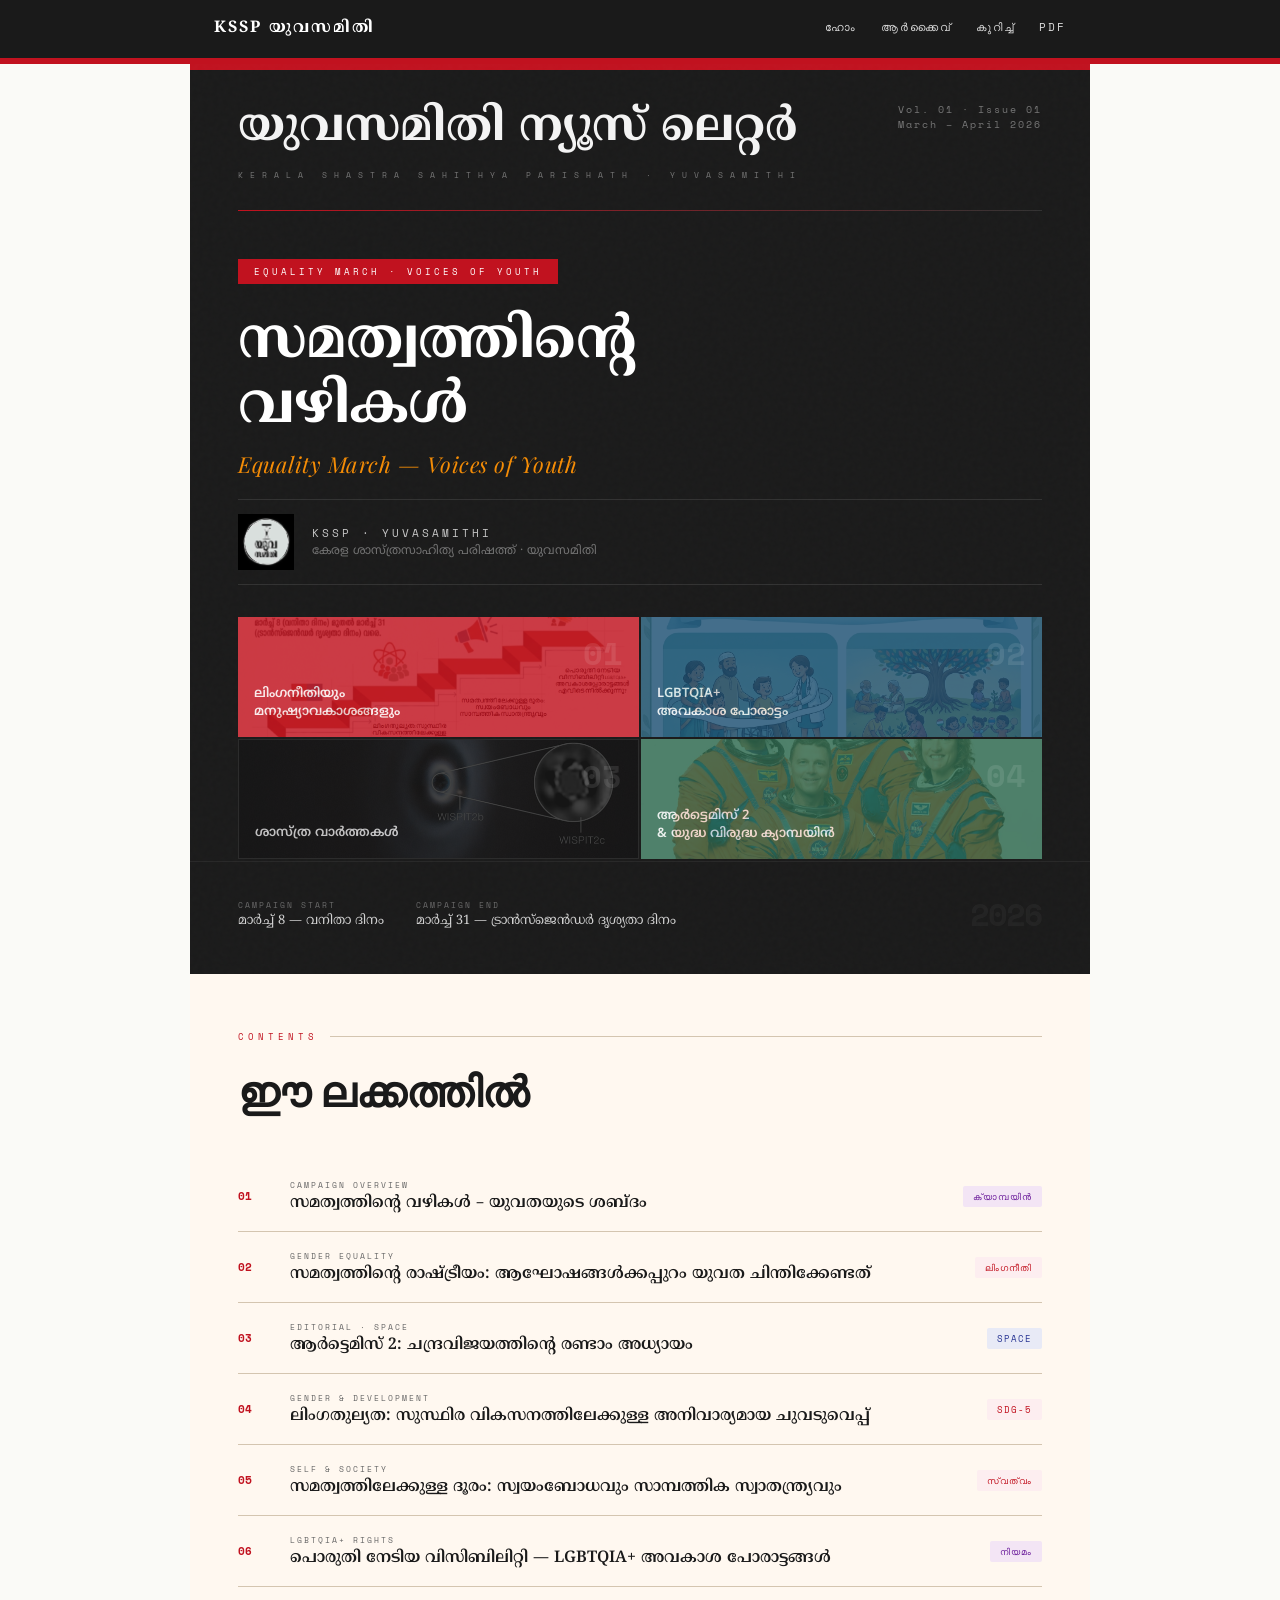
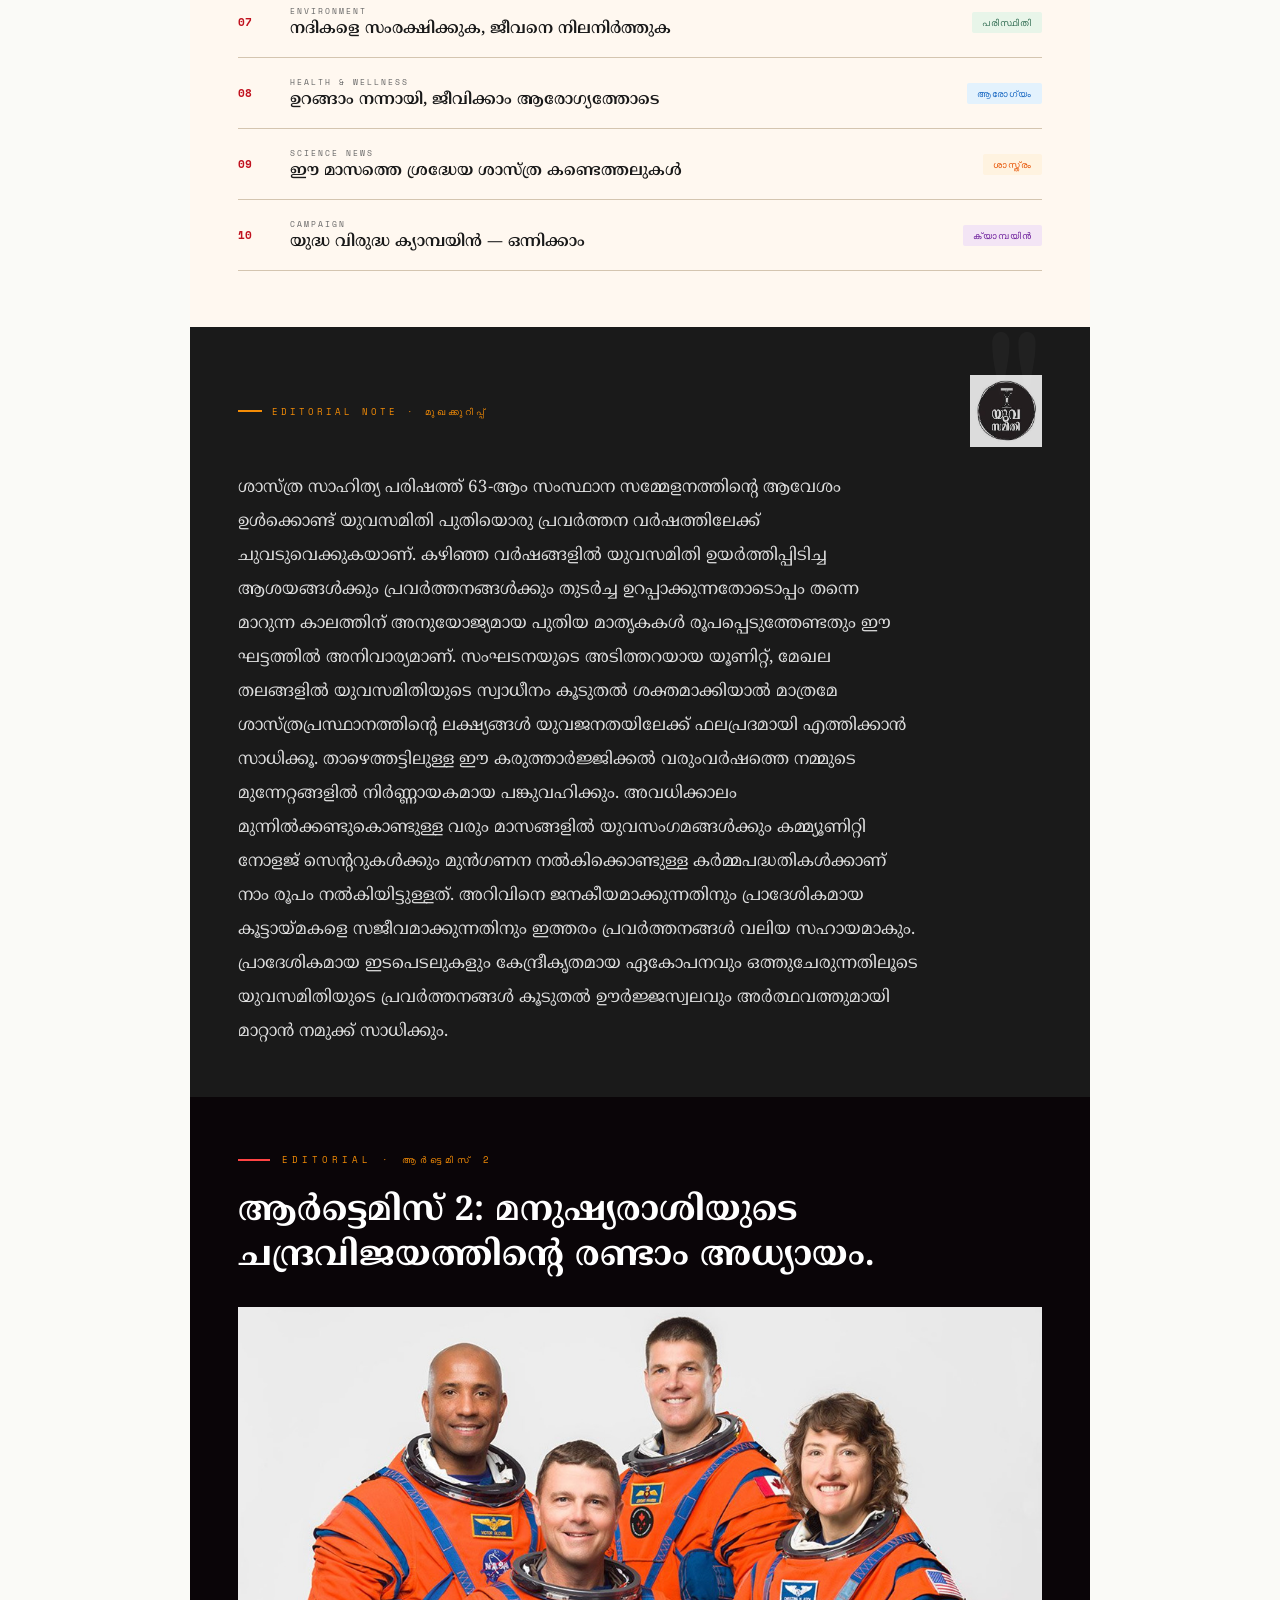
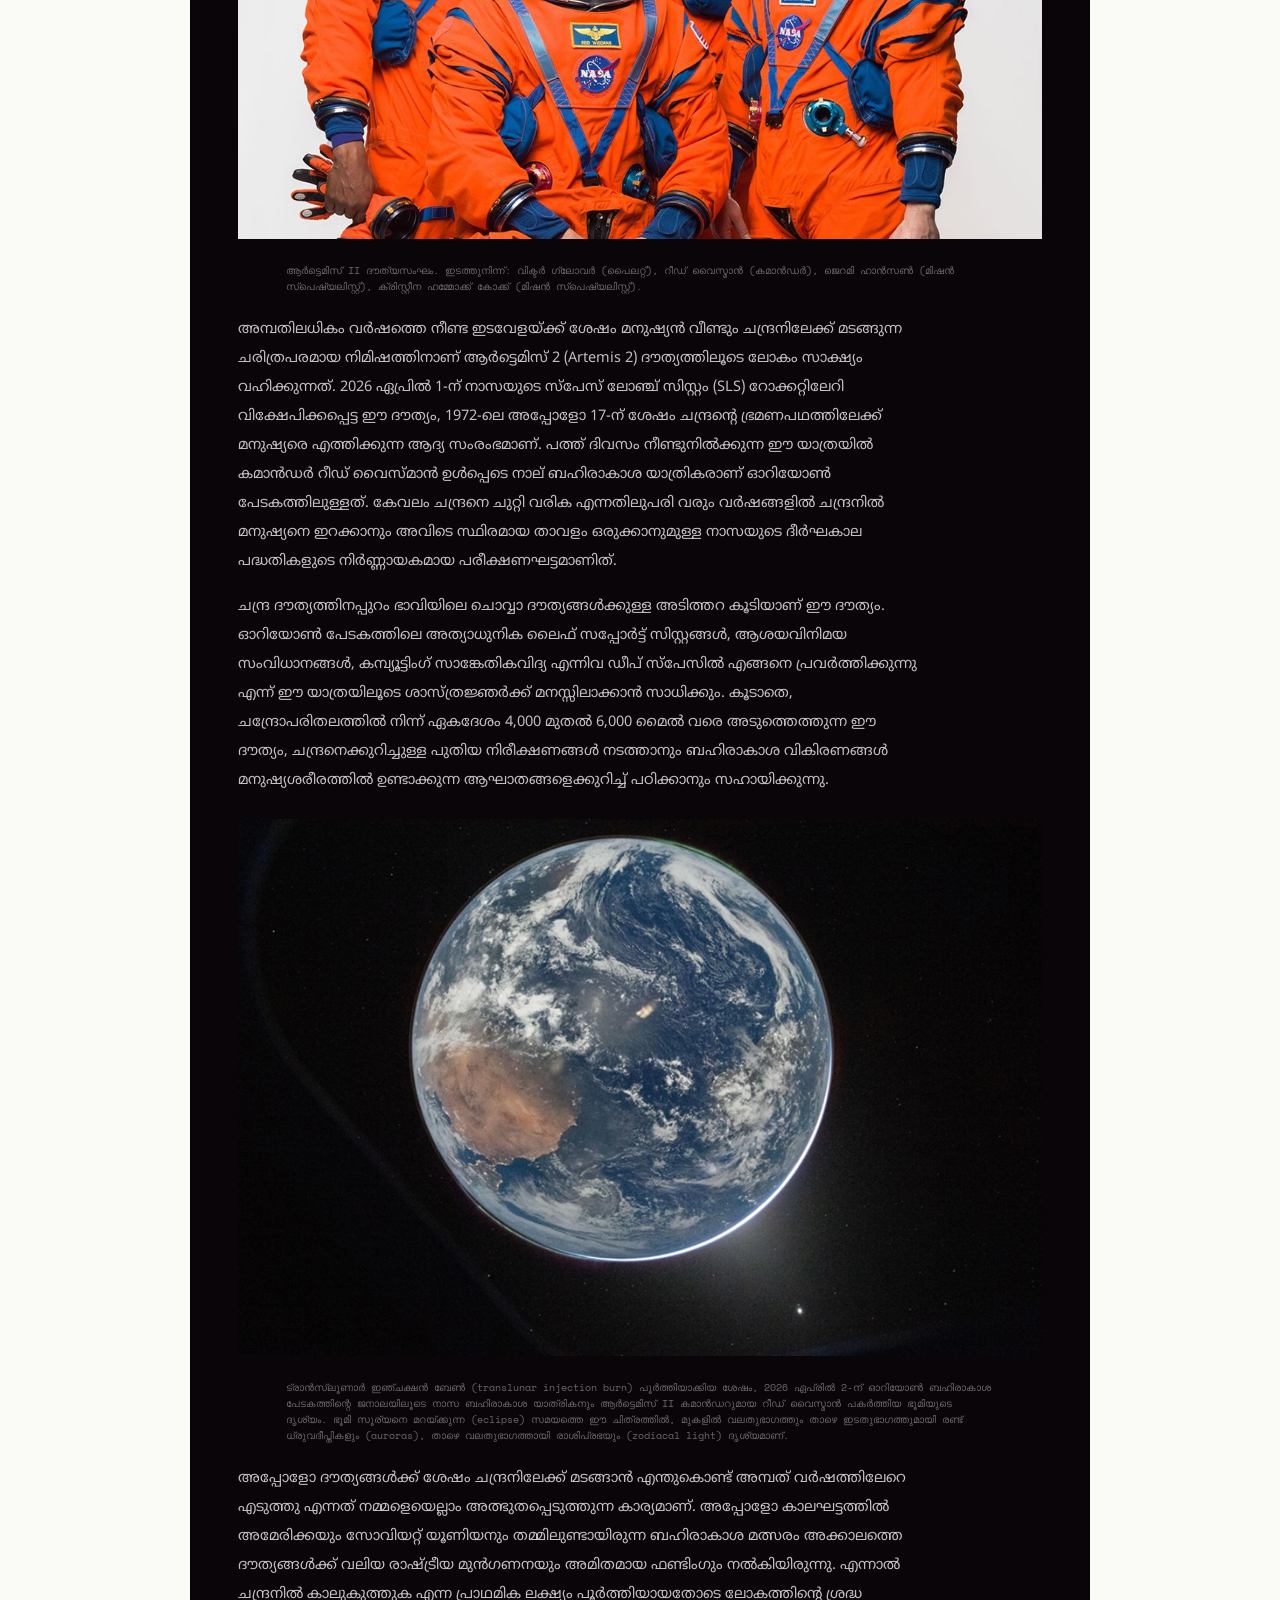
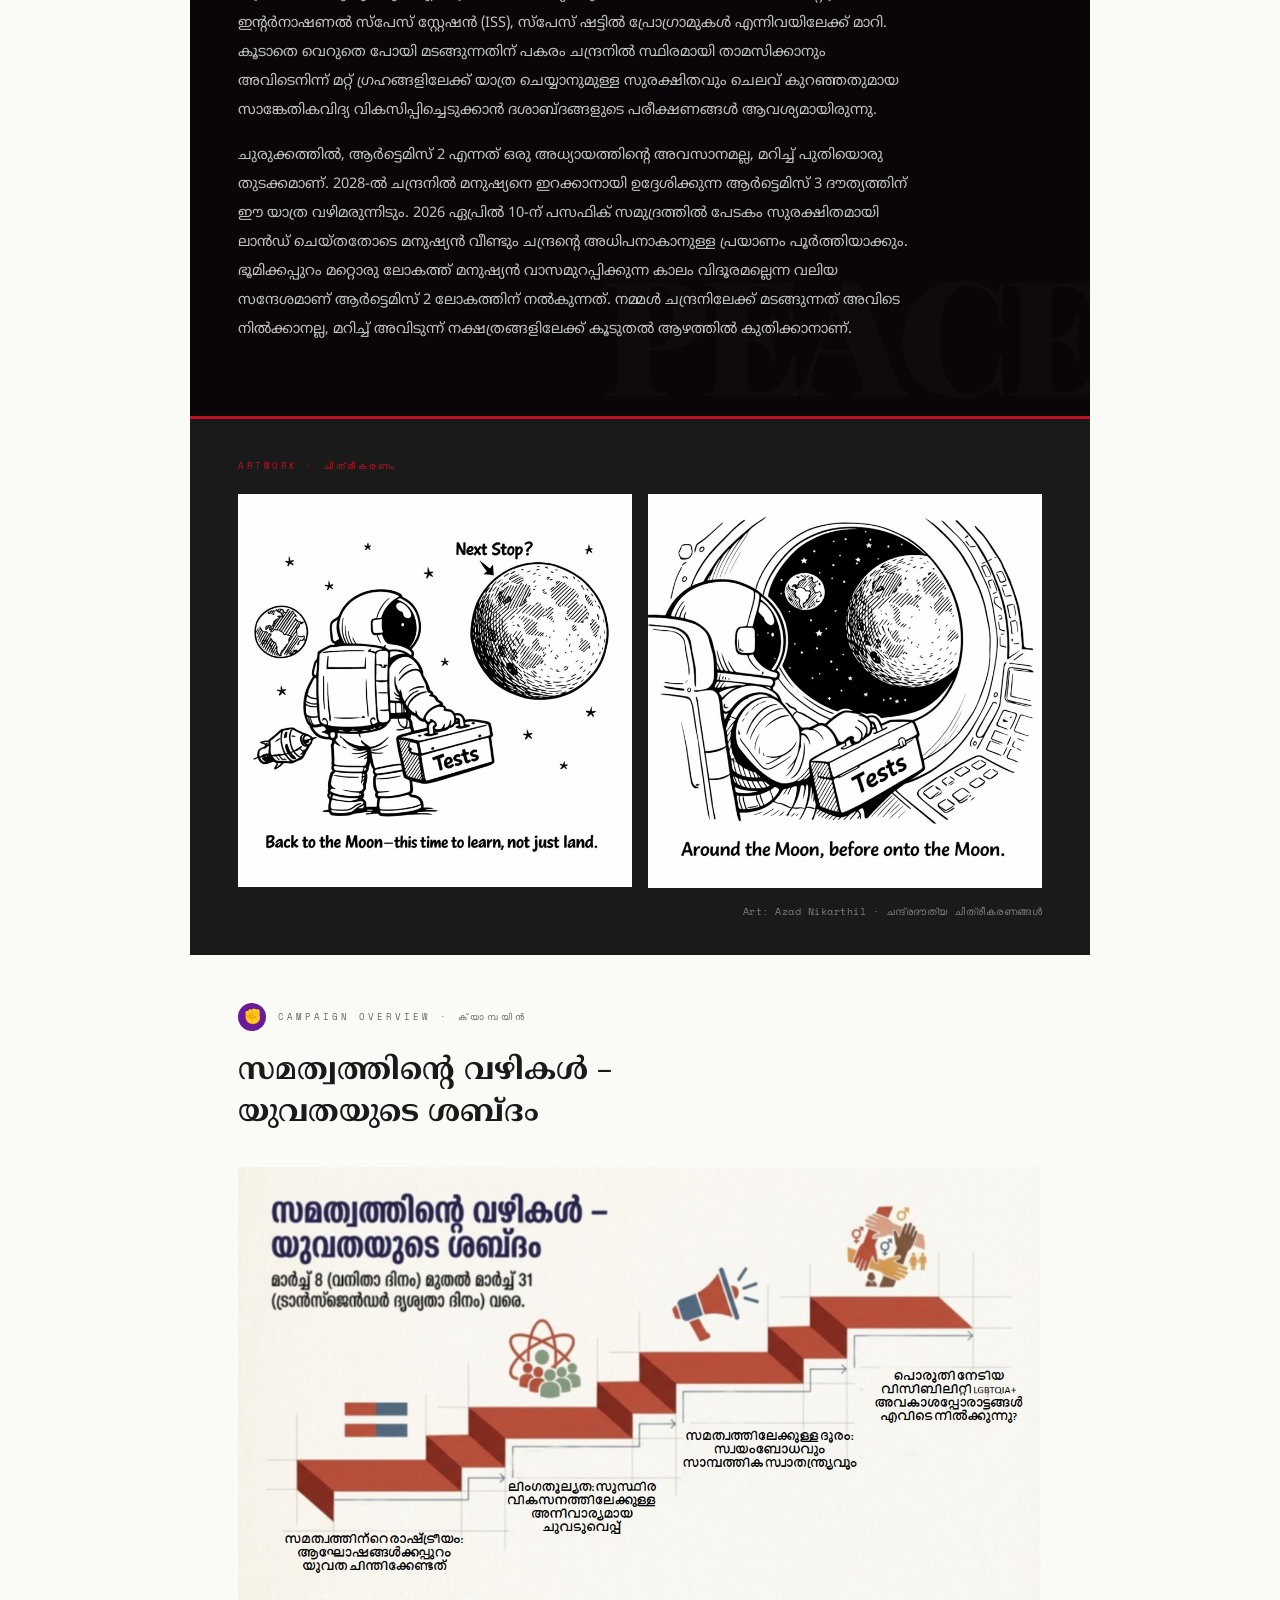
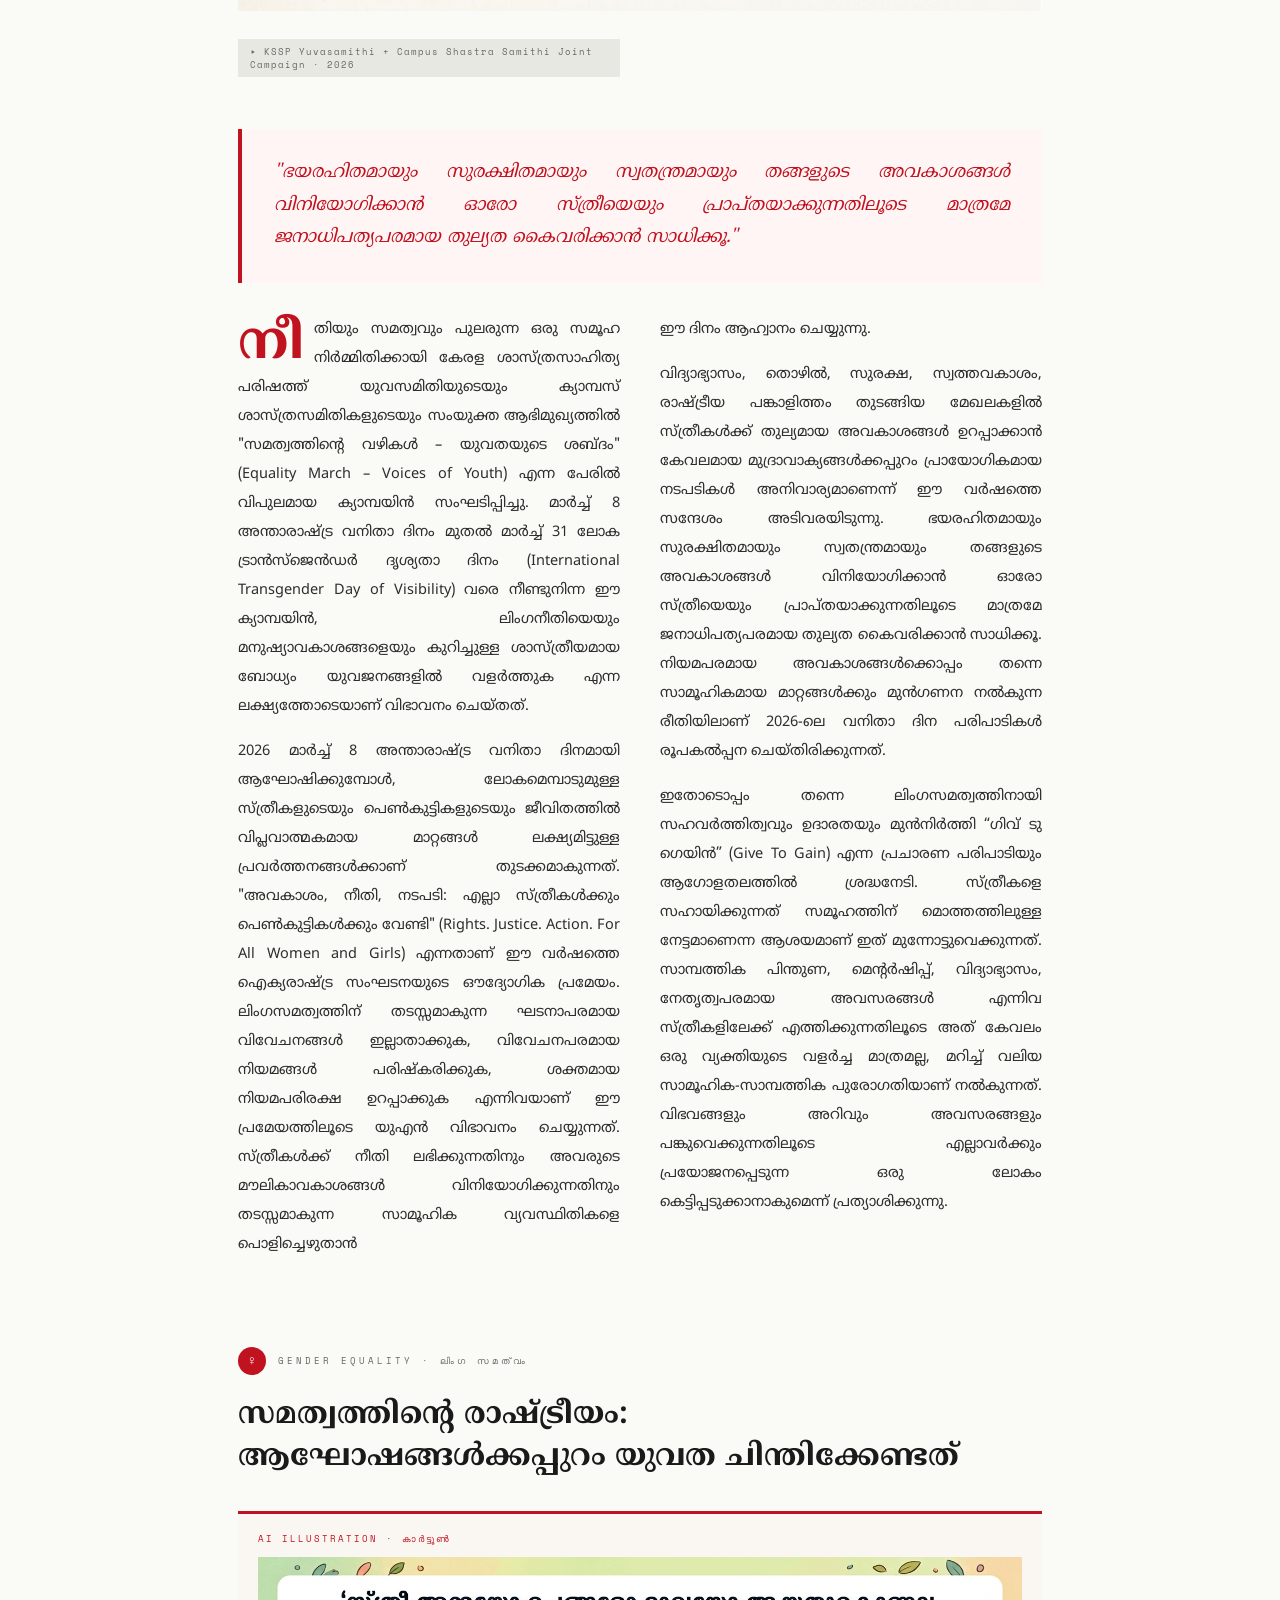
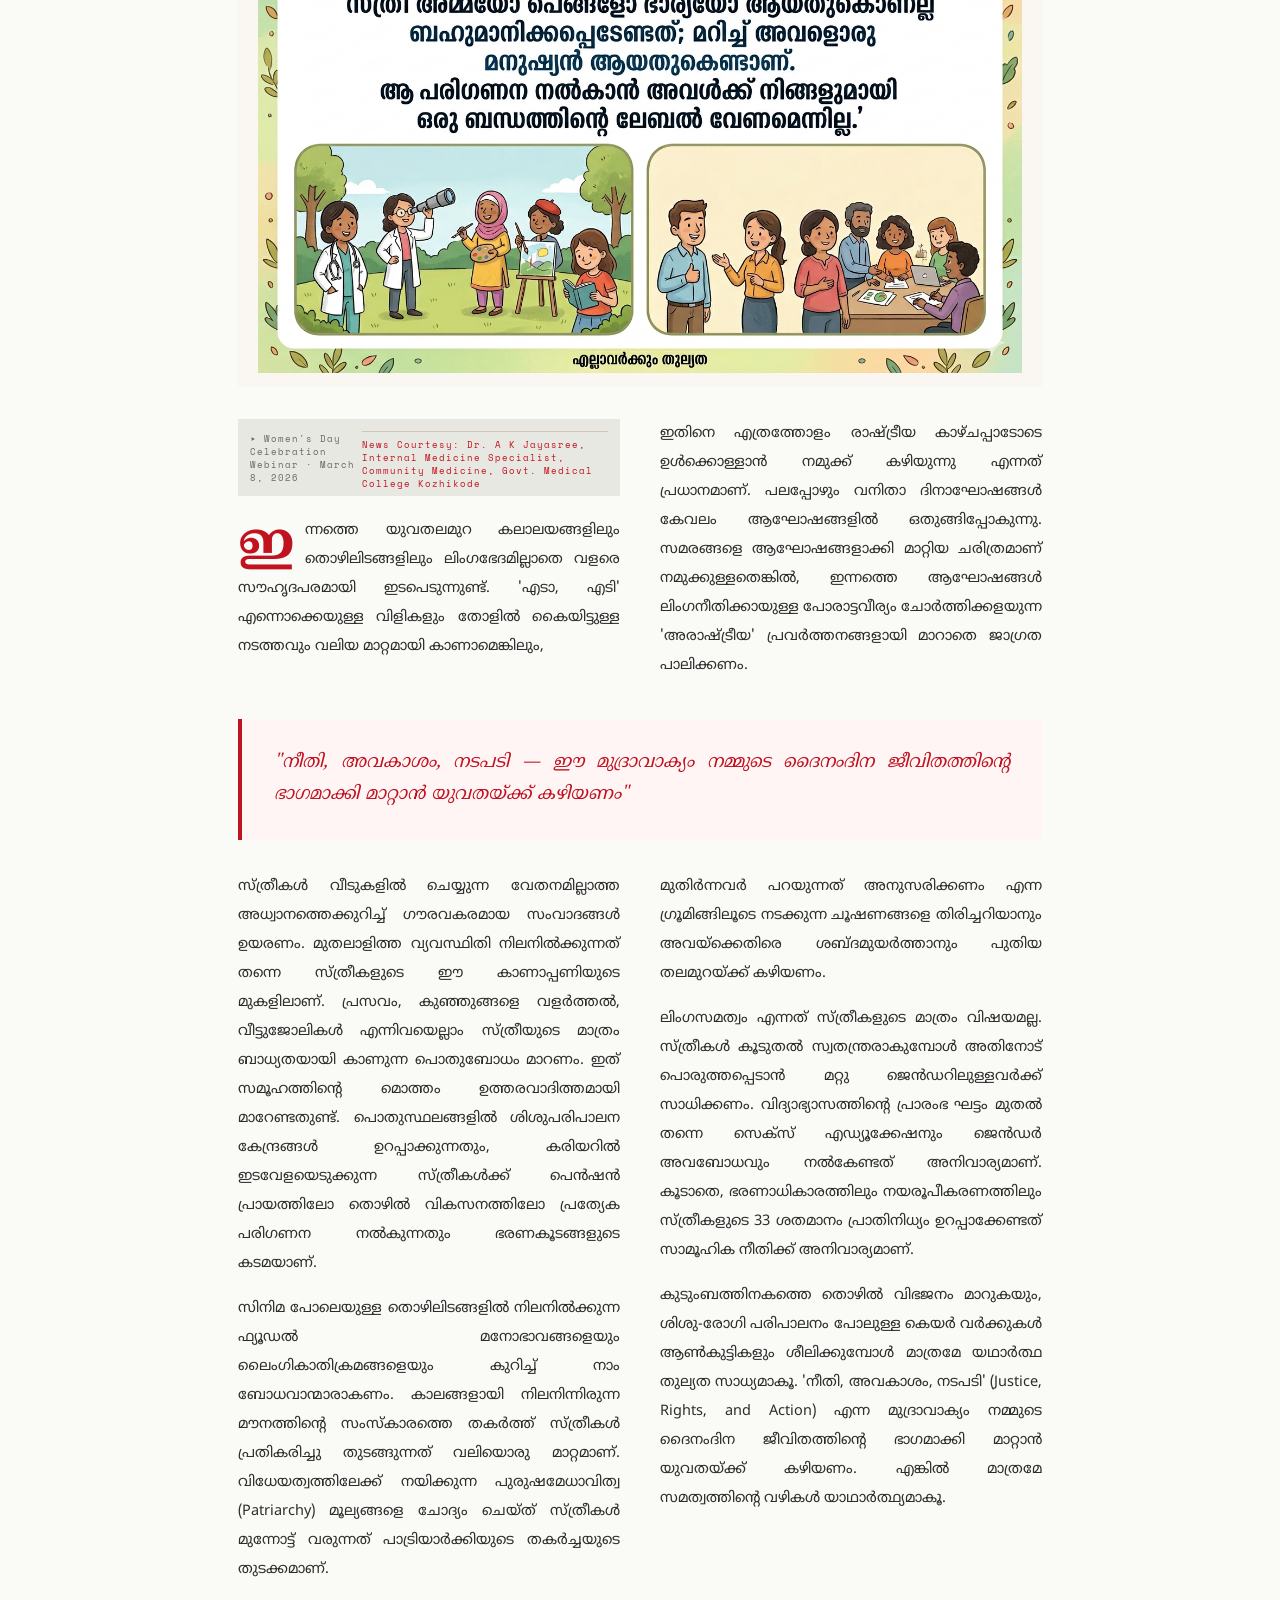
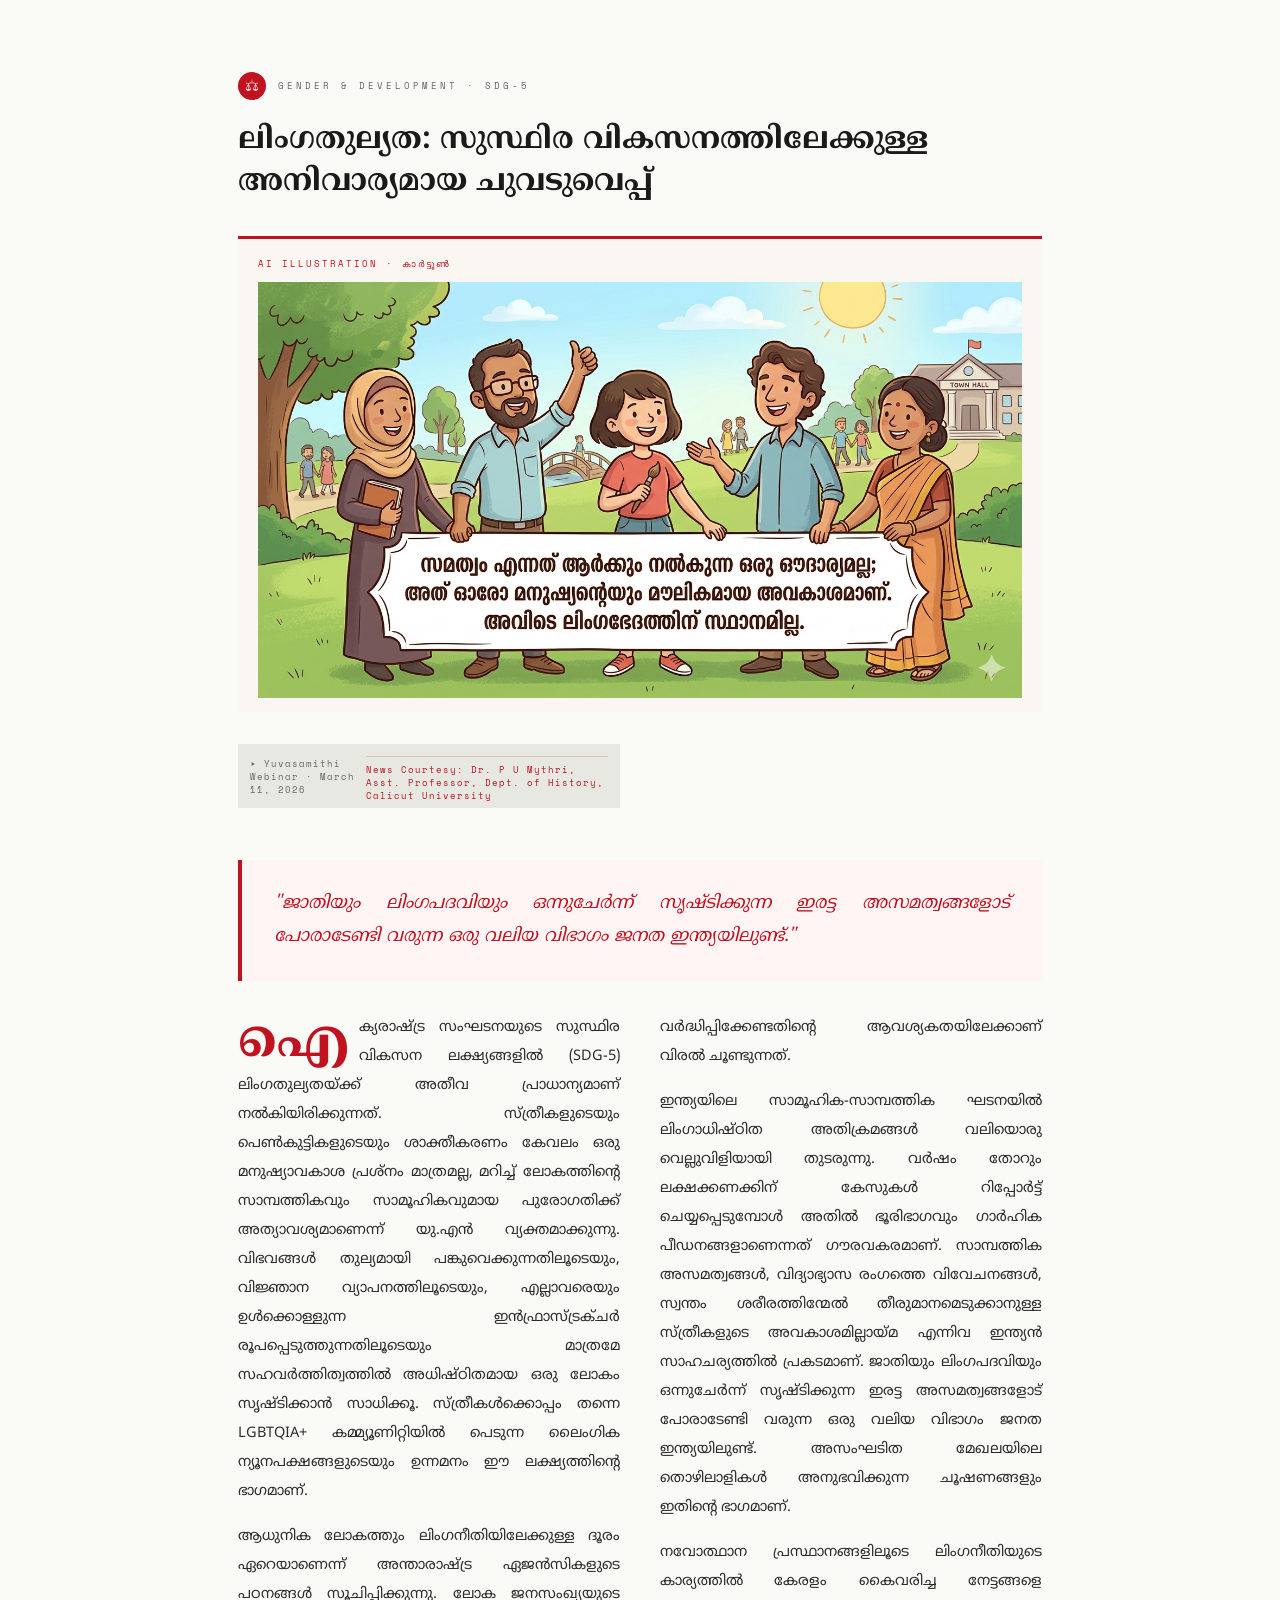
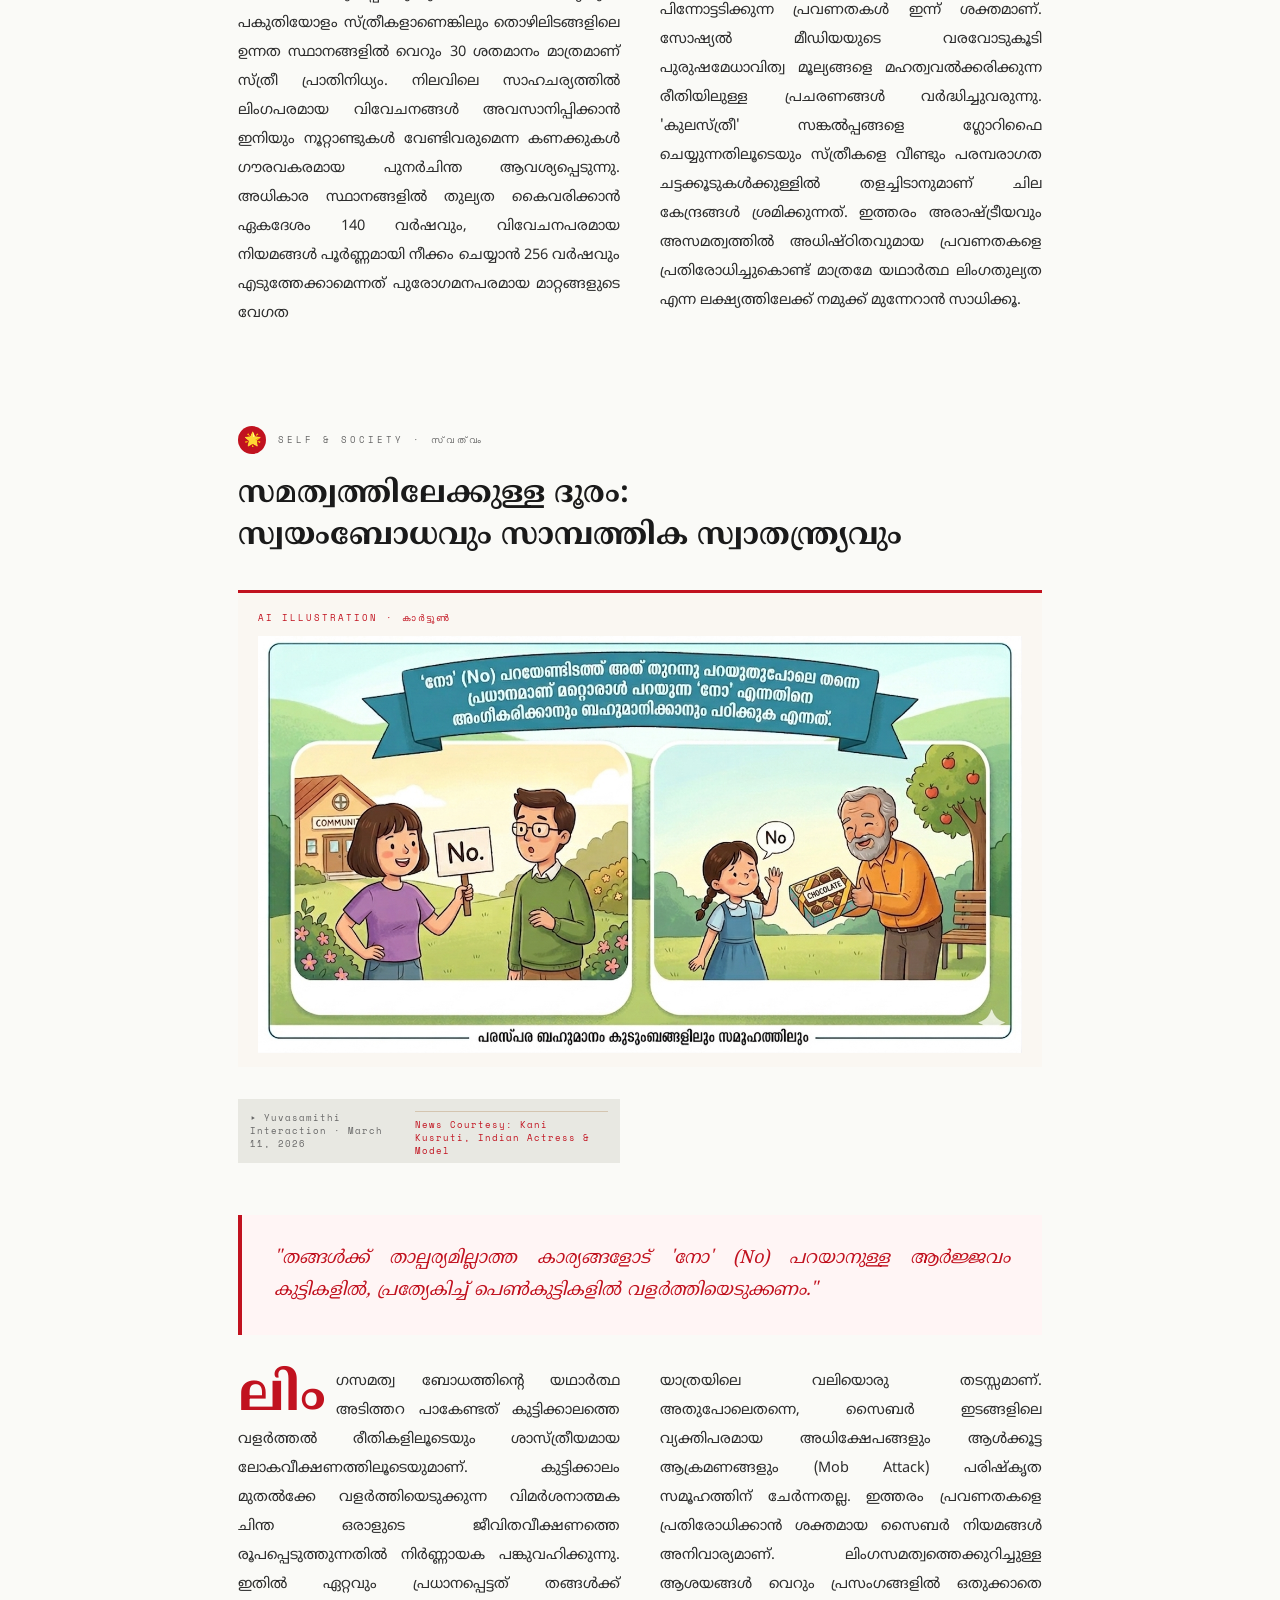
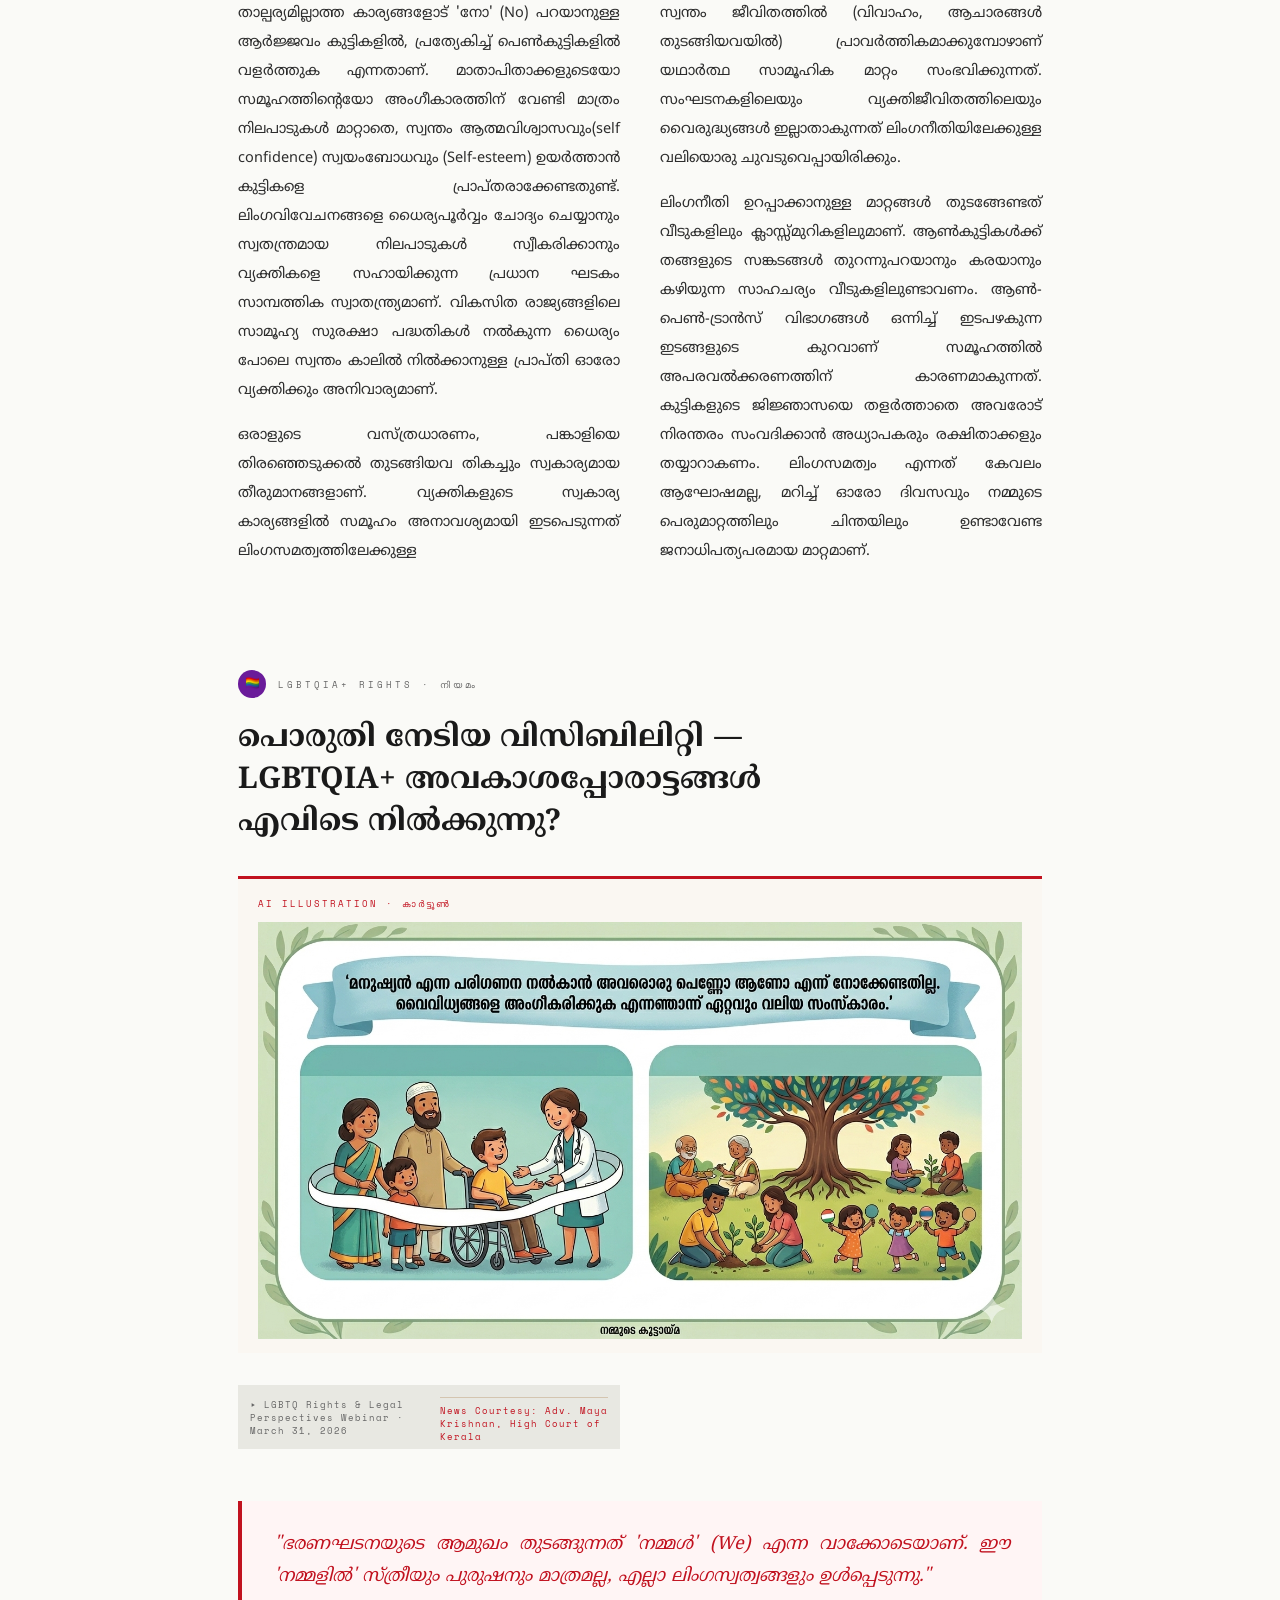
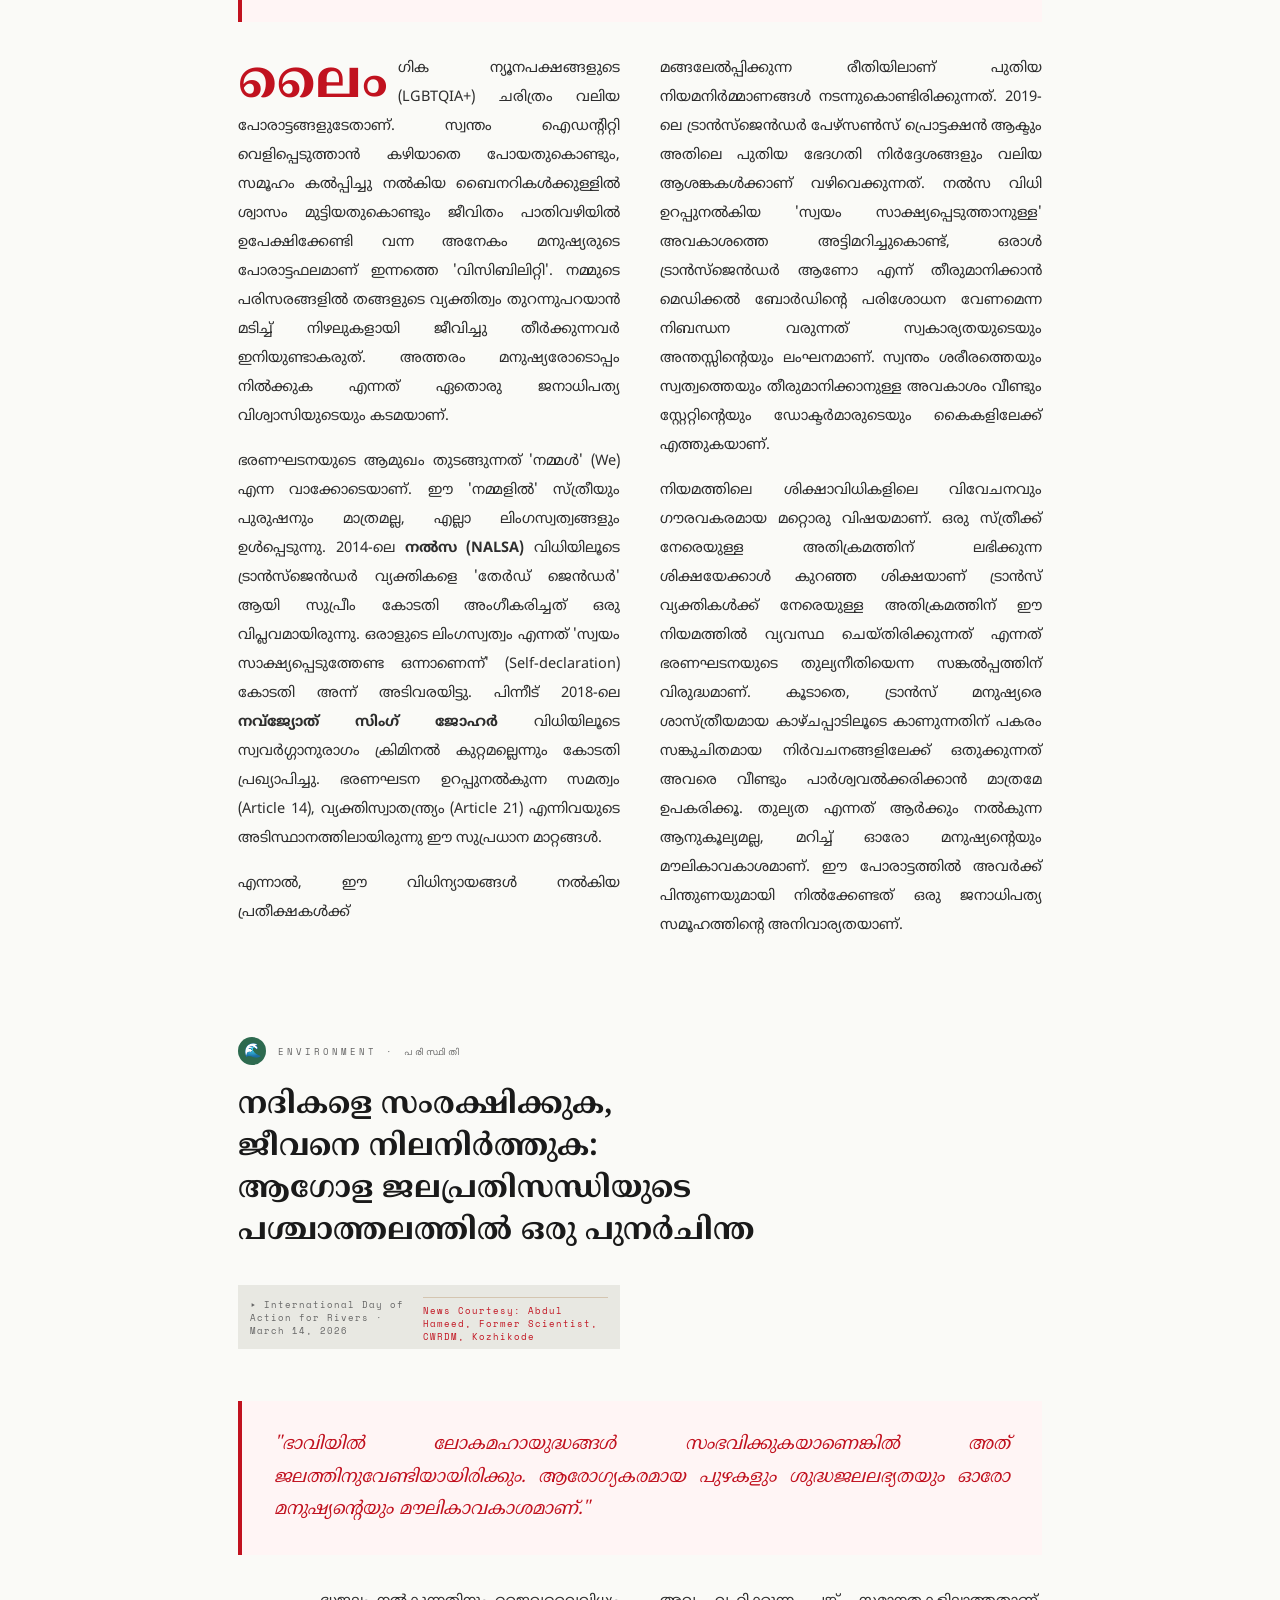
<file: public/issues/2026-march/index.html>
<!DOCTYPE html>
<html lang="ml" dir="ltr">
<head>
<meta charset="UTF-8">
<meta name="viewport" content="width=device-width, initial-scale=1.0">
<title>സമത്വത്തിന്റെ വഴികൾ · Equality March 2026 — KSSP Yuvasamithi</title>
<meta name="description" content="സമത്വത്തിന്റെ വഴികൾ — KSSP Yuvasamithi newsletter, March–April 2026. Equality March, environment, health, science news, Artemis 2.">
<meta property="og:title" content="സമത്വത്തിന്റെ വഴികൾ — March 2026">
<meta property="og:description" content="KSSP Yuvasamithi Newsletter — Equality March, Voices of Youth. March–April 2026.">
<meta property="og:image" content="photos/March/equalty%20march.jpg">
<meta property="og:url" content="/issues/2026-march/">
<meta property="og:type" content="article">
<meta property="og:site_name" content="KSSP Yuvasamithi">
<link href="https://fonts.googleapis.com/css2?family=Noto+Serif+Malayalam:wght@300;400;600;700&family=Noto+Sans+Malayalam:wght@300;400;500;600&family=Playfair+Display:wght@400;700;900&family=Space+Mono:wght@400;700&display=swap" rel="stylesheet">
<style>
  /* Site chrome injected by site build — nav, share bar, back link. */
  .issue-site-nav {
    background: #1A1A1A;
    color: #fff;
    border-bottom: 6px solid #C1121F;
    width: 100vw;
    position: relative;
    left: 50%;
    right: 50%;
    margin-left: -50vw;
    margin-right: -50vw;
  }
  .issue-site-nav-inner {
    max-width: 900px;
    margin: 0 auto;
    padding: 18px 24px;
    display: flex;
    align-items: center;
    justify-content: space-between;
    flex-wrap: wrap;
    gap: 16px;
  }
  .issue-site-nav a {
    color: rgba(255,255,255,0.85);
    text-decoration: none;
    font-family: 'Space Mono', monospace;
    font-size: 11px;
    letter-spacing: 2px;
    text-transform: uppercase;
    padding-bottom: 2px;
    border-bottom: 2px solid transparent;
  }
  .issue-site-nav a:hover { color: #fff; border-bottom-color: #C1121F; }
  .issue-site-nav .brand {
    font-family: 'Noto Serif Malayalam', serif;
    font-size: 16px;
    font-weight: 700;
    color: #fff;
    border: none;
  }
  .issue-site-nav .links { display: flex; gap: 24px; flex-wrap: wrap; }

  .issue-share-bar {
    width: 100vw;
    position: relative;
    left: 50%;
    right: 50%;
    margin-left: -50vw;
    margin-right: -50vw;
    background: #1A1A1A;
    color: #fff;
    padding: 28px 24px;
    margin-top: 60px;
  }
  .issue-share-bar-inner {
    max-width: 900px;
    margin: 0 auto;
    display: flex;
    align-items: center;
    flex-wrap: wrap;
    gap: 14px;
  }
  .issue-share-bar .label {
    font-family: 'Space Mono', monospace;
    font-size: 11px;
    letter-spacing: 3px;
    text-transform: uppercase;
    color: #F48C06;
    margin-right: auto;
  }
  .issue-share-bar a,
  .issue-share-bar button {
    background: transparent;
    color: #fff;
    border: 2px solid rgba(255,255,255,0.3);
    padding: 10px 18px;
    font-family: 'Space Mono', monospace;
    font-size: 11px;
    letter-spacing: 2px;
    text-transform: uppercase;
    cursor: pointer;
    text-decoration: none;
  }
  .issue-share-bar a:hover,
  .issue-share-bar button:hover {
    background: rgba(255,255,255,0.1);
    border-color: #fff;
  }
  .issue-back-link {
    display: block;
    padding: 24px;
    text-align: center;
    font-family: 'Space Mono', monospace;
    font-size: 12px;
    letter-spacing: 2px;
    text-transform: uppercase;
    color: #C1121F;
    text-decoration: none;
  }
  .issue-back-link:hover { text-decoration: underline; }

  :root {
    --deep-red: #C1121F;
    --rich-orange: #E85D04;
    --warm-amber: #F48C06;
    --cream: #FFF8F0;
    --off-white: #FAFAF7;
    --charcoal: #1A1A1A;
    --dark-gray: #2D2D2D;
    --mid-gray: #666666;
    --light-gray: #E8E8E2;
    --accent-green: #2D6A4F;
    --accent-teal: #1B4F72;
    --border: #D4C5B0;
    --tag-bg: #FEF3C7;
  }

  * { margin: 0; padding: 0; box-sizing: border-box; }

  html { overflow-x: hidden; }

  body {
    font-family: 'Noto Sans Malayalam', sans-serif;
    background: var(--off-white);
    color: var(--charcoal);
    max-width: 900px;
    margin: 0 auto;
  }

  /* ─── COVER PAGE ─── */
  .cover {
    background: var(--charcoal);
    min-height: 100vh;
    position: relative;
    overflow: hidden;
    display: flex;
    flex-direction: column;
    page-break-after: always;
  }

  .cover-noise {
    position: absolute;
    inset: 0;
    background-image: url("data:image/svg+xml,%3Csvg viewBox='0 0 200 200' xmlns='http://www.w3.org/2000/svg'%3E%3Cfilter id='n'%3E%3CfeTurbulence type='fractalNoise' baseFrequency='0.9' numOctaves='4' stitchTiles='stitch'/%3E%3C/filter%3E%3Crect width='100%25' height='100%25' filter='url(%23n)' opacity='0.04'/%3E%3C/svg%3E");
    opacity: 0.5;
    pointer-events: none;
  }

  .cover-top-stripe {
    background: var(--deep-red);
    height: 6px;
    width: 100%;
  }

  .cover-header {
    padding: 32px 48px 0;
    display: flex;
    justify-content: space-between;
    align-items: flex-start;
    position: relative;
    z-index: 2;
  }

  .cover-org {
    font-family: 'Space Mono', monospace;
    font-size: 10px;
    letter-spacing: 3px;
    color: rgba(255,255,255,0.5);
    text-transform: uppercase;
    line-height: 1.8;
  }

  .cover-issue {
    font-family: 'Space Mono', monospace;
    font-size: 10px;
    letter-spacing: 2px;
    color: rgba(255,255,255,0.4);
    text-align: right;
  }

  .cover-divider {
    margin: 28px 48px 0;
    height: 1px;
    background: linear-gradient(90deg, var(--deep-red) 0%, rgba(255,255,255,0.1) 100%);
    position: relative;
    z-index: 2;
  }

  .cover-hero {
    flex: 1;
    padding: 48px 48px 0;
    position: relative;
    z-index: 2;
  }

  .cover-campaign-tag {
    display: inline-block;
    background: var(--deep-red);
    color: white;
    font-family: 'Space Mono', monospace;
    font-size: 9px;
    letter-spacing: 3px;
    padding: 6px 16px;
    text-transform: uppercase;
    margin-bottom: 28px;
  }

  .cover-title-ml {
    font-family: 'Noto Serif Malayalam', serif;
    font-size: 56px;
    font-weight: 700;
    color: white;
    line-height: 1.15;
    letter-spacing: -1px;
    margin-bottom: 8px;
  }

  .cover-title-en {
    font-family: 'Playfair Display', serif;
    font-size: 22px;
    font-weight: 400;
    color: var(--warm-amber);
    font-style: italic;
    letter-spacing: 0.5px;
    margin-bottom: 20px;
  }

  .cover-publisher-band {
    display: flex;
    align-items: center;
    gap: 18px;
    margin-bottom: 32px;
    padding: 14px 0;
    border-top: 1px solid rgba(255,255,255,0.1);
    border-bottom: 1px solid rgba(255,255,255,0.1);
  }

  .cover-pub-logo {
    width: 56px;
    height: 56px;
    object-fit: contain;
    flex-shrink: 0;
    filter: invert(1);
  }

  .cover-pub-text {
    display: flex;
    flex-direction: column;
    gap: 3px;
  }

  .cover-pub-name {
    font-family: 'Space Mono', monospace;
    font-size: 11px;
    letter-spacing: 3px;
    color: rgba(255,255,255,0.75);
    text-transform: uppercase;
  }

  .cover-pub-ml {
    font-family: 'Noto Sans Malayalam', sans-serif;
    font-size: 12px;
    color: rgba(255,255,255,0.38);
  }

  .cover-visual-block {
    display: grid;
    grid-template-columns: 1fr 1fr;
    gap: 2px;
    margin-bottom: 0;
  }

  .cover-cell {
    height: 120px;
    display: flex;
    align-items: flex-end;
    padding: 16px;
    position: relative;
    overflow: hidden;
  }

  .cover-cell:nth-child(1) { background: var(--deep-red); }
  .cover-cell:nth-child(2) { background: var(--accent-teal); }
  .cover-cell:nth-child(3) { background: #1A1A1A; border: 1px solid rgba(255,255,255,0.08); }
  .cover-cell:nth-child(4) { background: var(--accent-green); }

  .cover-cell-label {
    font-family: 'Noto Sans Malayalam', sans-serif;
    font-size: 13px;
    font-weight: 600;
    color: rgba(255,255,255,0.9);
    line-height: 1.4;
  }

  .cover-cell-num {
    position: absolute;
    top: 12px;
    right: 16px;
    font-family: 'Space Mono', monospace;
    font-size: 32px;
    font-weight: 700;
    color: rgba(255,255,255,0.1);
  }

  .cover-bottom {
    padding: 28px 48px 36px;
    position: relative;
    z-index: 2;
    border-top: 1px solid rgba(255,255,255,0.06);
    margin-top: 2px;
    display: flex;
    justify-content: space-between;
    align-items: center;
  }

  .cover-dates {
    display: flex;
    gap: 32px;
  }

  .cover-date-item {
    display: flex;
    flex-direction: column;
    gap: 2px;
  }

  .cover-date-label {
    font-family: 'Space Mono', monospace;
    font-size: 8px;
    color: rgba(255,255,255,0.35);
    letter-spacing: 2px;
    text-transform: uppercase;
  }

  .cover-date-val {
    font-family: 'Noto Serif Malayalam', serif;
    font-size: 13px;
    color: rgba(255,255,255,0.8);
  }

  .cover-vol {
    font-family: 'Space Mono', monospace;
    font-size: 32px;
    font-weight: 700;
    color: rgba(255,255,255,0.04);
    letter-spacing: -2px;
    user-select: none;
  }

  /* ─── CONTENTS PAGE ─── */
  .contents-page {
    background: var(--cream);
    padding: 56px 48px;
    page-break-after: always;
  }

  .section-eyebrow {
    font-family: 'Space Mono', monospace;
    font-size: 9px;
    letter-spacing: 4px;
    text-transform: uppercase;
    color: var(--deep-red);
    margin-bottom: 24px;
    display: flex;
    align-items: center;
    gap: 12px;
  }

  .section-eyebrow::after {
    content: '';
    flex: 1;
    height: 1px;
    background: var(--border);
  }

  .contents-title {
    font-family: 'Playfair Display', serif;
    font-size: 42px;
    font-weight: 900;
    color: var(--charcoal);
    margin-bottom: 48px;
    line-height: 1.1;
  }

  .toc-list {
    list-style: none;
    display: grid;
    gap: 0;
  }

  .toc-item {
    display: grid;
    grid-template-columns: 36px 1fr auto;
    align-items: center;
    gap: 16px;
    padding: 18px 0;
    border-bottom: 1px solid var(--border);
    cursor: pointer;
  }

  .toc-num {
    font-family: 'Space Mono', monospace;
    font-size: 11px;
    color: var(--deep-red);
    font-weight: 700;
  }

  .toc-section {
    display: flex;
    flex-direction: column;
    gap: 2px;
  }

  .toc-cat {
    font-family: 'Space Mono', monospace;
    font-size: 8px;
    letter-spacing: 2px;
    text-transform: uppercase;
    color: var(--mid-gray);
  }

  .toc-name {
    font-family: 'Noto Serif Malayalam', serif;
    font-size: 16px;
    font-weight: 600;
    color: var(--charcoal);
  }

  .toc-tag {
    font-family: 'Space Mono', monospace;
    font-size: 9px;
    padding: 4px 10px;
    border-radius: 2px;
    text-transform: uppercase;
    letter-spacing: 1px;
    white-space: nowrap;
  }

  .tag-gender { background: #FDEEF0; color: var(--deep-red); }
  .tag-env { background: #E8F5E9; color: var(--accent-green); }
  .tag-health { background: #E3F2FD; color: #1565C0; }
  .tag-science { background: #FFF3E0; color: #E65100; }
  .tag-campaign { background: #F3E5F5; color: #6A1B9A; }
  .tag-space { background: #E8EAF6; color: #283593; }

  /* ─── EDITORIAL BANNER ─── */
  .editorial-banner {
    background: var(--charcoal);
    color: white;
    padding: 48px;
    position: relative;
    overflow: hidden;
  }

  .editorial-banner::before {
    content: '"';
    font-family: 'Playfair Display', serif;
    font-size: 240px;
    color: rgba(255,255,255,0.03);
    position: absolute;
    top: -40px;
    right: 40px;
    line-height: 1;
  }

  .editorial-masthead {
    display: flex;
    justify-content: space-between;
    align-items: center;
    margin-bottom: 24px;
  }

  .editorial-pub-logo {
    width: 72px;
    height: 72px;
    object-fit: contain;
    opacity: 0.85;
    flex-shrink: 0;
  }

  .editorial-label {
    font-family: 'Space Mono', monospace;
    font-size: 9px;
    letter-spacing: 3px;
    color: var(--warm-amber);
    text-transform: uppercase;
    margin-bottom: 0;
    display: flex;
    align-items: center;
    gap: 10px;
  }

  .editorial-label::before {
    content: '';
    width: 24px;
    height: 2px;
    background: var(--warm-amber);
  }

  .editorial-text {
    font-family: 'Noto Serif Malayalam', serif;
    font-size: 17px;
    line-height: 2;
    color: rgba(255,255,255,0.85);
    max-width: 680px;
    position: relative;
    z-index: 1;
  }

  /* ─── ARTICLE PAGES ─── */
  .article-spread {
    padding: 0 0 40px;
  }

  .article-header {
    padding: 48px 48px 0;
    margin-bottom: 32px;
  }

  .article-category-bar {
    display: flex;
    align-items: center;
    gap: 12px;
    margin-bottom: 20px;
  }

  .article-category-icon {
    width: 28px;
    height: 28px;
    border-radius: 50%;
    display: flex;
    align-items: center;
    justify-content: center;
    font-size: 14px;
  }

  .cat-gender { background: var(--deep-red); color: white; }
  .cat-env { background: var(--accent-green); color: white; }
  .cat-health { background: var(--accent-teal); color: white; }
  .cat-science { background: var(--rich-orange); color: white; }
  .cat-campaign { background: #6A1B9A; color: white; }

  .article-category-name {
    font-family: 'Space Mono', monospace;
    font-size: 9px;
    letter-spacing: 3px;
    text-transform: uppercase;
    color: var(--mid-gray);
  }

  .article-title {
    font-family: 'Noto Serif Malayalam', serif;
    font-size: 30px;
    font-weight: 700;
    color: var(--charcoal);
    line-height: 1.4;
    margin-bottom: 12px;
  }

  .article-subtitle {
    font-family: 'Noto Sans Malayalam', sans-serif;
    font-size: 14px;
    color: var(--mid-gray);
    line-height: 1.7;
    font-style: italic;
    border-left: 3px solid var(--deep-red);
    padding-left: 14px;
  }

  .article-body {
    padding: 0 48px;
    columns: 2;
    column-gap: 40px;
  }

  .article-body p {
    font-family: 'Noto Sans Malayalam', sans-serif;
    font-size: 14.5px;
    line-height: 2;
    color: var(--dark-gray);
    margin-bottom: 16px;
    text-align: justify;
    hyphens: auto;
    break-inside: avoid;
  }

  .article-body .drop-cap::first-letter {
    font-family: 'Noto Serif Malayalam', serif;
    font-size: 52px;
    font-weight: 700;
    float: left;
    line-height: 0.9;
    margin: 8px 10px -4px 0;
    color: var(--deep-red);
  }

  .article-full {
    padding: 0 48px;
    columns: 1;
  }

  .article-full p {
    font-family: 'Noto Sans Malayalam', sans-serif;
    font-size: 14.5px;
    line-height: 2;
    color: var(--dark-gray);
    margin-bottom: 16px;
    text-align: justify;
  }

  .pullquote {
    margin: 32px 0;
    padding: 28px 32px;
    border-left: 4px solid var(--deep-red);
    background: #FFF5F5;
    break-inside: avoid;
    column-span: all;
  }

  .pullquote p {
    font-family: 'Noto Serif Malayalam', serif !important;
    font-size: 18px !important;
    font-style: italic;
    color: var(--deep-red) !important;
    line-height: 1.8 !important;
    margin: 0 !important;
  }

  .source-tag {
    display: inline-flex;
    align-items: center;
    gap: 6px;
    background: var(--light-gray);
    padding: 6px 12px;
    font-family: 'Space Mono', monospace;
    font-size: 9px;
    letter-spacing: 1px;
    color: var(--mid-gray);
    margin-bottom: 20px;
    column-span: all;
  }

  /* ─── ARTICLE DIVIDER ─── */
  .article-divider {
    margin: 40px 48px 0;
    display: flex;
    align-items: center;
    gap: 16px;
  }

  .article-divider::before,
  .article-divider::after {
    content: '';
    flex: 1;
    height: 1px;
    background: var(--border);
  }

  .article-divider-text {
    font-family: 'Space Mono', monospace;
    font-size: 8px;
    letter-spacing: 3px;
    color: var(--border);
    text-transform: uppercase;
  }

  /* ─── SCIENCE NEWS CARD ─── */
  .science-card {
    margin: 0 48px 32px;
    border: 1px solid var(--border);
    padding: 28px;
    break-inside: avoid;
  }

  .science-card-header {
    display: flex;
    justify-content: space-between;
    align-items: flex-start;
    margin-bottom: 16px;
  }

  .science-card-title {
    font-family: 'Noto Serif Malayalam', serif;
    font-size: 18px;
    font-weight: 700;
    color: var(--charcoal);
    line-height: 1.45;
    flex: 1;
    padding-right: 16px;
  }

  .science-card-date {
    font-family: 'Space Mono', monospace;
    font-size: 9px;
    color: var(--mid-gray);
    letter-spacing: 1px;
    white-space: nowrap;
  }

  .science-card-body {
    font-family: 'Noto Sans Malayalam', sans-serif;
    font-size: 13.5px;
    line-height: 1.9;
    color: var(--dark-gray);
    margin-bottom: 14px;
  }

  .science-card-body p {
    margin-bottom: 10px;
    text-align: justify;
  }

  .science-card .science-caption {
    font-size: 11px;
    color: var(--mid-gray);
    line-height: 1.5;
    margin: 8px 0 16px;
  }

  .science-card-body .science-ref {
    font-size: 11px;
    color: var(--mid-gray);
    font-style: italic;
    margin-top: 8px;
    margin-bottom: 0;
  }

  .doi-link {
    font-family: 'Space Mono', monospace;
    font-size: 9px;
    color: var(--accent-teal);
    text-decoration: none;
    letter-spacing: 0.5px;
    display: inline-flex;
    align-items: center;
    gap: 4px;
  }

  .doi-link::before {
    content: '↗';
    font-size: 11px;
  }

  /* ─── TIPS BOX ─── */
  .tips-box {
    margin: 0 48px 32px;
    background: var(--accent-teal);
    color: white;
    padding: 28px 32px;
  }

  .tips-title {
    font-family: 'Noto Serif Malayalam', serif;
    font-size: 18px;
    font-weight: 700;
    margin-bottom: 20px;
    padding-bottom: 12px;
    border-bottom: 1px solid rgba(255,255,255,0.2);
  }

  .tips-list {
    list-style: none;
    display: grid;
    gap: 12px;
  }

  .tips-list li {
    font-family: 'Noto Sans Malayalam', sans-serif;
    font-size: 13px;
    line-height: 1.8;
    padding-left: 24px;
    position: relative;
    color: rgba(255,255,255,0.9);
  }

  .tips-list li::before {
    content: '→';
    position: absolute;
    left: 0;
    color: var(--warm-amber);
    font-weight: bold;
  }

  /* ─── ANTI-WAR SECTION ─── */
  .antiwar-block {
    background: #0A0A0A;
    color: white;
    padding: 56px 48px;
    position: relative;
    overflow: hidden;
    page-break-before: always;
  }

  .antiwar-block::after {
    content: 'PEACE';
    font-family: 'Playfair Display', serif;
    font-size: 160px;
    font-weight: 900;
    color: rgba(255,255,255,0.025);
    position: absolute;
    bottom: -20px;
    right: -10px;
    letter-spacing: -8px;
    user-select: none;
  }

  .antiwar-eyebrow {
    font-family: 'Space Mono', monospace;
    font-size: 9px;
    letter-spacing: 4px;
    color: #FF4444;
    text-transform: uppercase;
    margin-bottom: 24px;
    display: flex;
    align-items: center;
    gap: 12px;
  }

  .antiwar-eyebrow::before {
    content: '';
    width: 32px;
    height: 2px;
    background: #FF4444;
  }

  .antiwar-title {
    font-family: 'Noto Serif Malayalam', serif;
    font-size: 34px;
    font-weight: 700;
    color: white;
    margin-bottom: 28px;
    line-height: 1.3;
    position: relative;
    z-index: 1;
  }

  .antiwar-body {
    font-family: 'Noto Sans Malayalam', sans-serif;
    font-size: 14.5px;
    line-height: 2;
    color: rgba(255,255,255,0.75);
    max-width: 680px;
    position: relative;
    z-index: 1;
  }

  .antiwar-body p {
    margin-bottom: 16px;
  }

  /* ─── BACK COVER ─── */
  .back-cover {
    background: var(--charcoal);
    min-height: auto;
    display: flex;
    flex-direction: column;
    position: relative;
    overflow: hidden;
    page-break-before: always;
  }

  .back-cover-top {
    flex: 1;
    display: flex;
    flex-direction: column;
    justify-content: center;
    align-items: center;
    text-align: center;
    padding: 80px 48px 40px;
    position: relative;
    z-index: 1;
  }

  .back-cover-circle {
    width: 200px;
    height: 200px;
    border-radius: 50%;
    border: 1px solid rgba(255,255,255,0.08);
    display: flex;
    align-items: center;
    justify-content: center;
    margin-bottom: 40px;
    position: relative;
  }

  .back-cover-circle::before {
    content: '';
    position: absolute;
    width: 170px;
    height: 170px;
    border-radius: 50%;
    border: 1px solid rgba(255,255,255,0.04);
  }

  .back-cover-initials {
    font-family: 'Playfair Display', serif;
    font-size: 48px;
    font-weight: 900;
    color: rgba(255,255,255,0.8);
    letter-spacing: 2px;
  }

  .back-cover-tagline {
    font-family: 'Noto Serif Malayalam', serif;
    font-size: 24px;
    font-weight: 600;
    color: rgba(255,255,255,0.9);
    margin-bottom: 16px;
    line-height: 1.5;
  }

  .back-cover-sub {
    font-family: 'Space Mono', monospace;
    font-size: 11px;
    letter-spacing: 3px;
    color: rgba(255,255,255,0.3);
    text-transform: uppercase;
    margin-bottom: 48px;
  }

  .back-cover-april-days {
    margin: 0 48px;
    padding: 32px 0;
    border-top: 1px solid rgba(255,255,255,0.06);
    border-bottom: 1px solid rgba(255,255,255,0.06);
  }

  .april-days-title {
    font-family: 'Space Mono', monospace;
    font-size: 9px;
    letter-spacing: 4px;
    color: var(--warm-amber);
    text-transform: uppercase;
    margin-bottom: 24px;
    text-align: center;
  }

  .april-days-grid {
    display: grid;
    grid-template-columns: repeat(5, 1fr);
    gap: 2px;
  }

  .april-day-card {
    padding: 16px 12px;
    text-align: center;
  }

  .april-day-card:nth-child(1) { background: rgba(193,18,31,0.6); }
  .april-day-card:nth-child(2) { background: rgba(27,79,114,0.6); }
  .april-day-card:nth-child(3) { background: rgba(45,106,79,0.6); }
  .april-day-card:nth-child(4) { background: rgba(232,93,4,0.6); }
  .april-day-card:nth-child(5) { background: rgba(106,27,154,0.5); }

  .april-day-icon {
    font-size: 20px;
    margin-bottom: 8px;
  }

  .april-day-name {
    font-family: 'Noto Serif Malayalam', serif;
    font-size: 12px;
    color: rgba(255,255,255,0.9);
    line-height: 1.4;
    font-weight: 600;
  }

  .back-cover-motto {
    display: flex;
    flex-direction: column;
    align-items: center;
    padding: 32px 48px;
    border-top: 1px solid rgba(255,255,255,0.06);
    text-align: center;
  }

  .back-cover-logos-row {
    display: flex;
    justify-content: center;
    align-items: flex-start;
    gap: 40px;
    margin-bottom: 20px;
    width: 100%;
  }

  .back-cover-logo-unit {
    display: flex;
    flex-direction: column;
    align-items: center;
    gap: 10px;
  }

  .back-cover-logo-divider {
    width: 1px;
    background: rgba(255,255,255,0.12);
    align-self: stretch;
    margin: 8px 0;
  }

  .back-cover-logo {
    width: 72px;
    height: 72px;
    object-fit: contain;
  }

  .back-cover-org-name {
    font-family: 'Noto Serif Malayalam', serif;
    font-size: 15px;
    color: rgba(255,255,255,0.7);
    margin-bottom: 8px;
    font-weight: 600;
  }

  .back-cover-slogan {
    font-family: 'Noto Serif Malayalam', serif;
    font-size: 13px;
    color: var(--warm-amber);
    letter-spacing: 0.5px;
    line-height: 1.6;
  }

  .editorial-team {
    padding: 28px 48px 20px;
    border-top: 1px solid rgba(255,255,255,0.06);
    margin: 0 0 4px;
  }
  .editorial-team-label {
    font-family: 'Space Mono', monospace;
    font-size: 8px;
    letter-spacing: 3px;
    text-transform: uppercase;
    color: var(--warm-amber);
    margin-bottom: 14px;
    text-align: center;
  }
  .editorial-team-names {
    text-align: center;
    line-height: 2;
  }
  .editorial-team-name {
    font-family: 'Noto Sans Malayalam', sans-serif;
    font-size: 12px;
    color: rgba(255,255,255,0.55);
    display: inline;
  }
  .editorial-team-name + .editorial-team-name::before {
    content: ' · ';
    color: rgba(255,255,255,0.2);
  }

  .back-cover-footer {
    padding: 28px 48px;
    display: flex;
    justify-content: space-between;
    align-items: center;
    position: relative;
    z-index: 1;
  }

  .footer-org {
    font-family: 'Space Mono', monospace;
    font-size: 9px;
    letter-spacing: 2px;
    color: rgba(255,255,255,0.25);
    text-transform: uppercase;
    line-height: 1.8;
  }

  .footer-bar {
    width: 40px;
    height: 3px;
    background: var(--deep-red);
  }

  /* ─── ACCENT ELEMENTS ─── */
  .red-rule {
    width: 40px;
    height: 3px;
    background: var(--deep-red);
    margin-bottom: 20px;
  }

  .section-break {
    margin: 48px 0;
    height: 1px;
    background: var(--border);
    position: relative;
  }

  .section-break::after {
    content: '◆';
    position: absolute;
    left: 50%;
    transform: translate(-50%, -50%);
    background: var(--off-white);
    padding: 0 12px;
    color: var(--border);
    font-size: 10px;
  }

  @media print {
    body { max-width: 100%; }
    .cover { min-height: 100vh; }
    .back-cover { min-height: auto; }
    .article-spread { page-break-inside: avoid; }
  }


  /* ─── FULL IMAGE STYLES (no cropping) ─── */
  .intro-img {
    width: 100%;
    height: auto;
    display: block;
    margin: 24px 0;
  }
  .article-img {
    width: calc(100% - 96px);
    height: auto;
    display: block;
    margin: 0 48px 28px;
  }

  /* ── AI Cartoon block (within article) ── */
  .ai-cartoon-block {
    margin: 28px 48px 32px;
    background: #FAF7F2;
    border-top: 3px solid var(--deep-red);
    padding: 18px 20px 14px;
  }
  .ai-cartoon-block img {
    width: 100%;
    height: auto;
    display: block;
  }
  .ai-cartoon-label {
    font-family: 'Space Mono', monospace;
    font-size: 9px;
    letter-spacing: 2px;
    text-transform: uppercase;
    color: var(--deep-red);
    margin-bottom: 12px;
  }
  .ai-cartoon-credit {
    font-family: 'Space Mono', monospace;
    font-size: 9px;
    color: var(--charcoal);
    text-align: right;
    margin-top: 10px;
    opacity: 0.55;
    letter-spacing: 0.5px;
  }

  @media (max-width: 640px) {
    .ai-cartoon-block {
      margin: 20px 0;
      border-top-width: 4px;
      padding: 16px 16px 12px;
    }
  }

  .science-img {
    width: 100%;
    height: auto;
    display: block;
    margin-bottom: 16px;
  }
  .editorial-img {
    width: 100%;
    height: auto;
    display: block;
    margin: 24px 0;
  }
  .editorial-img-half {
    width: calc(50% - 56px);
    height: auto;
    display: inline-block;
    margin: 12px 8px;
    vertical-align: top;
  }
  .editorial-imgs-row {
    padding: 0 48px;
    margin: 16px 0;
    line-height: 0;
  }

  /* ── Azad Nikarthil artwork section ── */
  .azad-cartoon-section {
    background: var(--charcoal);
    padding: 40px 48px 36px;
    border-top: 3px solid var(--deep-red);
  }
  .azad-cartoon-eyebrow {
    font-family: 'Space Mono', monospace;
    font-size: 9px;
    letter-spacing: 2.5px;
    text-transform: uppercase;
    color: var(--deep-red);
    margin-bottom: 22px;
  }
  .azad-cartoon-grid {
    display: grid;
    grid-template-columns: 1fr 1fr;
    gap: 16px;
  }
  .azad-cartoon-grid img {
    width: 100%;
    height: auto;
    display: block;
  }
  .azad-cartoon-credit {
    font-family: 'Space Mono', monospace;
    font-size: 10px;
    color: rgba(255,255,255,0.45);
    text-align: right;
    margin-top: 16px;
    letter-spacing: 0.5px;
  }
  @media (max-width: 640px) {
    .azad-cartoon-section { padding: 28px 20px 24px; }
    .azad-cartoon-grid { grid-template-columns: 1fr; gap: 12px; }
    .cartoon-section { padding: 28px 20px 24px; }

    /* Science cards */
    .science-card { margin: 0 16px 24px; padding: 20px 16px; }

    /* April Science Days — back cover */
    .back-cover-april-days { margin: 0 16px; padding: 24px 0; }
    .april-days-grid { grid-template-columns: repeat(2, 1fr); gap: 4px; }
    .april-day-card { padding: 12px 8px; }
    .april-day-card:nth-child(5) { grid-column: 1 / -1; }
    .april-day-icon { font-size: 18px; }
    .april-day-name { font-size: 11px; }

    /* Editorial team */
    .editorial-team { padding: 24px 20px 16px; }

    /* Back cover logos row */
    .back-cover-logos-row { gap: 20px; flex-wrap: wrap; justify-content: center; }
    .back-cover-motto { padding: 24px 20px; }

    /* Editorial image rows */
    .editorial-imgs-row { padding: 0 16px; }
    .editorial-img-half { width: calc(50% - 20px); margin: 6px 4px; }
  }
  .antiwar-img {
    width: calc(50% - 12px);
    height: auto;
    display: inline-block;
    margin: 4px;
    vertical-align: top;
  }

  .cover-masthead-title {
    font-family: 'Noto Serif Malayalam', serif;
    font-size: 45px;
    font-weight: 700;
    color: rgba(255,255,255,0.95);
    letter-spacing: 0px;
    text-transform: none;
    line-height: 1.2;
    margin-bottom: 6px;
    padding-bottom: 6px;
    display: inline-block;
  }

  .cover-masthead-sub {
    font-family: 'Space Mono', monospace;
    font-size: 8px;
    letter-spacing: 7px;
    color: rgba(255,255,255,0.4);
    text-transform: uppercase;
  }

  .news-courtesy {
    font-family: 'Space Mono', monospace;
    font-size: 9px;
    color: var(--deep-red);
    letter-spacing: 1px;
    margin-top: 6px;
    padding-top: 6px;
    border-top: 1px solid var(--border);
  }

  .antiwar-subhead {
    font-family: 'Space Mono', monospace;
    font-size: 10px;
    letter-spacing: 3px;
    color: var(--warm-amber);
    text-transform: uppercase;
    padding: 0 48px;
    margin: 20px 0 12px;
  }


  .antiwar-imgs {
    margin: 20px 0;
    line-height: 0;
  }

  /* ── Yethu cartoon / war commentary section ── */
  .cartoon-section {
    background: #0A0A0A;
    padding: 0px 48px 48px;
    page-break-before: always;
  }
  .cartoon-eyebrow {
    font-family: 'Space Mono', monospace;
    font-size: 9px;
    letter-spacing: 3px;
    text-transform: uppercase;
    color: var(--warm-amber);
    margin-bottom: 16px;
  }
  .cartoon-headline {
    font-family: 'Noto Serif Malayalam', serif;
    font-size: 30px;
    font-weight: 700;
    color: white;
    line-height: 1.3;
    margin-bottom: 36px;
    max-width: 560px;
  }
  .cartoon-full-img {
    width: 100%;
    height: auto;
    display: block;
  }
  .cartoon-credit {
    font-family: 'Space Mono', monospace;
    font-size: 11px;
    color: var(--warm-amber);
    text-align: right;
    align-self: flex-end;
    margin-top: 18px;
    letter-spacing: 0.5px;
    opacity: 0.65;
  }

  .cover-hero-img {
    position: absolute;
    top: 0; left: 0; right: 0; bottom: 0;
    width: 100%; height: 100%;
    object-fit: cover;
    opacity: 0.18;
  }

</style>
</head>
<body>

<header class="issue-site-nav">
  <div class="issue-site-nav-inner">
    <a href="/" class="brand">KSSP യുവസമിതി</a>
    <nav class="links" aria-label="Primary">
      <a href="/">ഹോം</a>
      <a href="/archive/">ആർക്കൈവ്</a>
      <a href="/about/">കുറിച്ച്</a>
      <a href="/pdfs/2026-march.pdf" download>PDF</a>
    </nav>
  </div>
</header>

<!-- ═══════════════════════════ COVER PAGE ═══════════════════════════ -->
<div class="cover">
  <div class="cover-noise"></div>
  <div class="cover-top-stripe"></div>
  <div class="cover-header">
    <div class="cover-org">
      <div class="cover-masthead-title">യുവസമിതി ന്യൂസ് ലെറ്റർ</div>
      <div class="cover-masthead-sub">Kerala Shastra Sahithya Parishath · Yuvasamithi</div>
    </div>
    <div class="cover-issue">Vol. 01 · Issue 01<br>March – April 2026</div>
  </div>
  <div class="cover-divider"></div>
  <div class="cover-hero">
    <div class="cover-campaign-tag">Equality March · Voices of Youth</div>
    <div class="cover-title-ml">സമത്വത്തിന്റെ<br>വഴികൾ</div>
    <div class="cover-title-en">Equality March — Voices of Youth</div>
    <div class="cover-publisher-band">
      <img src="photos/March/Yuvasamathi_log.jpeg" alt="KSSP Yuvasamithi" class="cover-pub-logo">
      <div class="cover-pub-text">
        <div class="cover-pub-name">KSSP · Yuvasamithi</div>
        <div class="cover-pub-ml">കേരള ശാസ്ത്രസാഹിത്യ പരിഷത്ത് · യുവസമിതി</div>
      </div>
    </div>
    <div class="cover-visual-block">
      <div class="cover-cell" style="position:relative;overflow:hidden;">
        <img src="photos/March/equalty march.jpg" alt="" class="cover-hero-img">
        <span class="cover-cell-num">01</span>
        <div class="cover-cell-label">ലിംഗനീതിയും<br>മനുഷ്യാവകാശങ്ങളും</div>
      </div>
      <div class="cover-cell" style="position:relative;overflow:hidden;">
        <img src="photos/March/Gemini_Generated_Image_uy3nzbuy3nzbuy3n.png" alt="" class="cover-hero-img">
        <span class="cover-cell-num">02</span>
        <div class="cover-cell-label">LGBTQIA+<br>അവകാശ പോരാട്ടം</div>
      </div>
      <div class="cover-cell" style="position:relative;overflow:hidden;">
        <img src="photos/March/wispit 2.jpg" alt="" class="cover-hero-img">
        <span class="cover-cell-num">03</span>
        <div class="cover-cell-label">ശാസ്ത്ര വാർത്തകൾ</div>
      </div>
      <div class="cover-cell" style="position:relative;overflow:hidden;">
        <img src="photos/March/artemics 2 crew.jpg" alt="" class="cover-hero-img">
        <span class="cover-cell-num">04</span>
        <div class="cover-cell-label">ആർട്ടെമിസ് 2<br>&amp; യുദ്ധ വിരുദ്ധ ക്യാമ്പയിൻ</div>
      </div>
    </div>
  </div>
  <div class="cover-bottom">
    <div class="cover-dates">
      <div class="cover-date-item">
        <span class="cover-date-label">Campaign Start</span>
        <span class="cover-date-val">മാർച്ച് 8 — വനിതാ ദിനം</span>
      </div>
      <div class="cover-date-item">
        <span class="cover-date-label">Campaign End</span>
        <span class="cover-date-val">മാർച്ച് 31 — ട്രാൻസ്‌ജെൻഡർ ദൃശ്യതാ ദിനം</span>
      </div>
    </div>
    <div class="cover-vol">2026</div>
  </div>
</div>

<!-- ═══════════════════════════ CONTENTS PAGE ═══════════════════════════ -->
<div class="contents-page">
  <div class="section-eyebrow">Contents</div>
  <div class="contents-title">ഈ ലക്കത്തിൽ</div>
  <ul class="toc-list">
    <li class="toc-item"><span class="toc-num">01</span><div class="toc-section"><span class="toc-cat">Campaign Overview</span><span class="toc-name">സമത്വത്തിന്റെ വഴികൾ – യുവതയുടെ ശബ്ദം</span></div><span class="toc-tag tag-campaign">ക്യാമ്പയിൻ</span></li>
    <li class="toc-item"><span class="toc-num">02</span><div class="toc-section"><span class="toc-cat">Gender Equality</span><span class="toc-name">സമത്വത്തിന്റെ രാഷ്ട്രീയം: ആഘോഷങ്ങൾക്കപ്പുറം യുവത ചിന്തിക്കേണ്ടത്</span></div><span class="toc-tag tag-gender">ലിംഗനീതി</span></li>
    <li class="toc-item"><span class="toc-num">03</span><div class="toc-section"><span class="toc-cat">Editorial · Space</span><span class="toc-name">ആർട്ടെമിസ് 2: ചന്ദ്രവിജയത്തിന്റെ രണ്ടാം അധ്യായം</span></div><span class="toc-tag tag-space">Space</span></li>
    <li class="toc-item"><span class="toc-num">04</span><div class="toc-section"><span class="toc-cat">Gender &amp; Development</span><span class="toc-name">ലിംഗതുല്യത: സുസ്ഥിര വികസനത്തിലേക്കുള്ള അനിവാര്യമായ ചുവടുവെപ്പ്</span></div><span class="toc-tag tag-gender">SDG-5</span></li>
    <li class="toc-item"><span class="toc-num">05</span><div class="toc-section"><span class="toc-cat">Self &amp; Society</span><span class="toc-name">സമത്വത്തിലേക്കുള്ള ദൂരം: സ്വയംബോധവും സാമ്പത്തിക സ്വാതന്ത്ര്യവും</span></div><span class="toc-tag tag-gender">സ്വത്വം</span></li>
    <li class="toc-item"><span class="toc-num">06</span><div class="toc-section"><span class="toc-cat">LGBTQIA+ Rights</span><span class="toc-name">പൊരുതി നേടിയ വിസിബിലിറ്റി — LGBTQIA+ അവകാശ പോരാട്ടങ്ങൾ</span></div><span class="toc-tag tag-campaign">നിയമം</span></li>
    <li class="toc-item"><span class="toc-num">07</span><div class="toc-section"><span class="toc-cat">Environment</span><span class="toc-name">നദികളെ സംരക്ഷിക്കുക, ജീവനെ നിലനിർത്തുക</span></div><span class="toc-tag tag-env">പരിസ്ഥിതി</span></li>
    <li class="toc-item"><span class="toc-num">08</span><div class="toc-section"><span class="toc-cat">Health &amp; Wellness</span><span class="toc-name">ഉറങ്ങാം നന്നായി, ജീവിക്കാം ആരോഗ്യത്തോടെ</span></div><span class="toc-tag tag-health">ആരോഗ്യം</span></li>
    <li class="toc-item"><span class="toc-num">09</span><div class="toc-section"><span class="toc-cat">Science News</span><span class="toc-name">ഈ മാസത്തെ ശ്രദ്ധേയ ശാസ്ത്ര കണ്ടെത്തലുകൾ</span></div><span class="toc-tag tag-science">ശാസ്ത്രം</span></li>
    <li class="toc-item"><span class="toc-num">10</span><div class="toc-section"><span class="toc-cat">Campaign</span><span class="toc-name">യുദ്ധ വിരുദ്ധ ക്യാമ്പയിൻ — ഒന്നിക്കാം</span></div><span class="toc-tag tag-campaign">ക്യാമ്പയിൻ</span></li>
  </ul>
</div>

<!-- ═══════════════════════════ EDITORIAL NOTE ═══════════════════════════ -->
<div class="editorial-banner">
  <div class="editorial-masthead">
    <div class="editorial-label">Editorial Note · മുഖക്കുറിപ്പ്</div>
    <img src="photos/March/Yuvasamathi_log.jpeg" alt="KSSP Yuvasamithi" class="editorial-pub-logo">
  </div>
  <div class="editorial-text">
	  ശാസ്ത്ര സാഹിത്യ പരിഷത്ത് 63-ആം സംസ്ഥാന സമ്മേളനത്തിന്റെ ആവേശം ഉൾക്കൊണ്ട് യുവസമിതി പുതിയൊരു പ്രവർത്തന വർഷത്തിലേക്ക് ചുവടുവെക്കുകയാണ്. കഴിഞ്ഞ വർഷങ്ങളിൽ യുവസമിതി ഉയർത്തിപ്പിടിച്ച ആശയങ്ങൾക്കും പ്രവർത്തനങ്ങൾക്കും തുടർച്ച ഉറപ്പാക്കുന്നതോടൊപ്പം തന്നെ മാറുന്ന കാലത്തിന് അനുയോജ്യമായ പുതിയ മാതൃകകൾ രൂപപ്പെടുത്തേണ്ടതും ഈ ഘട്ടത്തിൽ അനിവാര്യമാണ്. സംഘടനയുടെ അടിത്തറയായ യൂണിറ്റ്, മേഖല തലങ്ങളിൽ യുവസമിതിയുടെ സ്വാധീനം കൂടുതൽ ശക്തമാക്കിയാൽ മാത്രമേ ശാസ്ത്രപ്രസ്ഥാനത്തിന്റെ ലക്ഷ്യങ്ങൾ യുവജനതയിലേക്ക് ഫലപ്രദമായി എത്തിക്കാൻ സാധിക്കൂ. താഴെത്തട്ടിലുള്ള ഈ കരുത്താർജ്ജിക്കൽ വരുംവർഷത്തെ നമ്മുടെ മുന്നേറ്റങ്ങളിൽ നിർണ്ണായകമായ പങ്കുവഹിക്കും. അവധിക്കാലം മുന്നിൽക്കണ്ടുകൊണ്ടുള്ള വരും മാസങ്ങളിൽ യുവസംഗമങ്ങൾക്കും കമ്മ്യൂണിറ്റി നോളജ് സെന്ററുകൾക്കും മുൻഗണന നൽകിക്കൊണ്ടുള്ള കർമ്മപദ്ധതികൾക്കാണ് നാം രൂപം നൽകിയിട്ടുള്ളത്. അറിവിനെ ജനകീയമാക്കുന്നതിനും പ്രാദേശികമായ കൂട്ടായ്മകളെ സജീവമാക്കുന്നതിനും ഇത്തരം പ്രവർത്തനങ്ങൾ വലിയ സഹായമാകും. പ്രാദേശികമായ ഇടപെടലുകളും കേന്ദ്രീകൃതമായ ഏകോപനവും ഒത്തുചേരുന്നതിലൂടെ യുവസമിതിയുടെ പ്രവർത്തനങ്ങൾ കൂടുതൽ ഊർജ്ജസ്വലവും അർത്ഥവത്തുമായി മാറ്റാൻ നമുക്ക് സാധിക്കും.
  </div>
</div>

<!-- ═══════════════════════════ ARTEMIS 2 EDITORIAL ═══════════════════════════ -->
<div class="antiwar-block" style="background:#0A0508;">
  <div class="antiwar-eyebrow" style="color: var(--warm-amber);">Editorial · ആർട്ടെമിസ് 2</div>
  <div class="antiwar-title">ആർട്ടെമിസ് 2: മനുഷ്യരാശിയുടെ<br>ചന്ദ്രവിജയത്തിന്റെ രണ്ടാം അധ്യായം.</div>
  <img src="photos/March/artemics 2 crew.jpg" alt="Artemis 2 Crew" class="editorial-img">
  <p style="font-family:'Space Mono',monospace;font-size:10px;color:rgba(255,255,255,0.4);padding:0 48px;margin-bottom:20px;line-height:1.6;">ആർട്ടെമിസ് II ദൗത്യസംഘം. ഇടത്തുനിന്ന്: വിക്ടർ ഗ്ലോവർ (പൈലറ്റ്), റീഡ് വൈസ്മാൻ (കമാൻഡർ), ജെറമി ഹാൻസൺ (മിഷൻ സ്പെഷ്യലിസ്റ്റ്), ക്രിസ്റ്റീന ഹമ്മോക്ക് കോക്ക് (മിഷൻ സ്പെഷ്യലിസ്റ്റ്).</p>
  <div class="antiwar-body">
    <p>അമ്പതിലധികം വർഷത്തെ നീണ്ട ഇടവേളയ്ക്ക് ശേഷം മനുഷ്യൻ വീണ്ടും ചന്ദ്രനിലേക്ക് മടങ്ങുന്ന ചരിത്രപരമായ നിമിഷത്തിനാണ് ആർട്ടെമിസ് 2 (Artemis 2) ദൗത്യത്തിലൂടെ ലോകം സാക്ഷ്യം വഹിക്കുന്നത്. 2026 ഏപ്രിൽ 1-ന് നാസയുടെ  സ്‌പേസ് ലോഞ്ച് സിസ്റ്റം (SLS) റോക്കറ്റിലേറി വിക്ഷേപിക്കപ്പെട്ട ഈ ദൗത്യം, 1972-ലെ അപ്പോളോ 17-ന് ശേഷം ചന്ദ്രന്റെ ഭ്രമണപഥത്തിലേക്ക് മനുഷ്യരെ എത്തിക്കുന്ന ആദ്യ സംരംഭമാണ്. പത്ത് ദിവസം നീണ്ടുനിൽക്കുന്ന ഈ യാത്രയിൽ കമാൻഡർ റീഡ് വൈസ്മാൻ ഉൾപ്പെടെ നാല് ബഹിരാകാശ യാത്രികരാണ് ഓറിയോൺ പേടകത്തിലുള്ളത്. കേവലം ചന്ദ്രനെ ചുറ്റി വരിക എന്നതിലുപരി വരും വർഷങ്ങളിൽ ചന്ദ്രനിൽ മനുഷ്യനെ ഇറക്കാനും അവിടെ സ്ഥിരമായ താവളം ഒരുക്കാനുമുള്ള നാസയുടെ ദീർഘകാല പദ്ധതികളുടെ നിർണ്ണായകമായ പരീക്ഷണഘട്ടമാണിത്.</p>
    <p>ചന്ദ്ര ദൗത്യത്തിനപ്പുറം ഭാവിയിലെ ചൊവ്വാ ദൗത്യങ്ങൾക്കുള്ള അടിത്തറ കൂടിയാണ്  ഈ ദൗത്യം. ഓറിയോൺ പേടകത്തിലെ അത്യാധുനിക ലൈഫ് സപ്പോർട്ട് സിസ്റ്റങ്ങൾ, ആശയവിനിമയ സംവിധാനങ്ങൾ, കമ്പ്യൂട്ടിംഗ് സാങ്കേതികവിദ്യ എന്നിവ ഡീപ്  സ്‌പേസിൽ   എങ്ങനെ പ്രവർത്തിക്കുന്നു എന്ന് ഈ യാത്രയിലൂടെ ശാസ്ത്രജ്ഞർക്ക് മനസ്സിലാക്കാൻ സാധിക്കും. കൂടാതെ, ചന്ദ്രോപരിതലത്തിൽ നിന്ന് ഏകദേശം 4,000 മുതൽ 6,000 മൈൽ വരെ അടുത്തെത്തുന്ന ഈ ദൗത്യം, ചന്ദ്രനെക്കുറിച്ചുള്ള പുതിയ നിരീക്ഷണങ്ങൾ നടത്താനും ബഹിരാകാശ വികിരണങ്ങൾ മനുഷ്യശരീരത്തിൽ ഉണ്ടാക്കുന്ന ആഘാതങ്ങളെക്കുറിച്ച് പഠിക്കാനും സഹായിക്കുന്നു.</p>
  </div>
  <img src="photos/March/earth view.jpg" alt="Earth from Space" class="editorial-img">
  <p style="font-family:'Space Mono',monospace;font-size:10px;color:rgba(255,255,255,0.4);padding:0 48px;margin-bottom:20px;line-height:1.6;">ട്രാൻസ്‌ലൂണാർ ഇഞ്ചക്ഷൻ ബേൺ (translunar injection burn) പൂർത്തിയാക്കിയ ശേഷം, 2026 ഏപ്രിൽ 2-ന് ഓറിയോൺ ബഹിരാകാശ പേടകത്തിന്റെ ജനാലയിലൂടെ നാസ ബഹിരാകാശ യാത്രികനും ആർട്ടെമിസ് II കമാൻഡറുമായ റീഡ് വൈസ്മാൻ പകർത്തിയ ഭൂമിയുടെ ദൃശ്യം. ഭൂമി സൂര്യനെ മറയ്ക്കുന്ന (eclipse) സമയത്തെ ഈ ചിത്രത്തിൽ, മുകളിൽ വലതുഭാഗത്തും താഴെ ഇടതുഭാഗത്തുമായി രണ്ട് ധ്രുവദീപ്തികളും (auroras), താഴെ വലതുഭാഗത്തായി രാശിപ്രഭയും (zodiacal light) ദൃശ്യമാണ്.</p>
  <div class="antiwar-body">
    <p>അപ്പോളോ ദൗത്യങ്ങൾക്ക് ശേഷം ചന്ദ്രനിലേക്ക് മടങ്ങാൻ എന്തുകൊണ്ട് അമ്പത് വർഷത്തിലേറെ എടുത്തു എന്നത് നമ്മളെയെല്ലാം  അത്ഭുതപ്പെടുത്തുന്ന കാര്യമാണ്. അപ്പോളോ കാലഘട്ടത്തിൽ അമേരിക്കയും സോവിയറ്റ് യൂണിയനും തമ്മിലുണ്ടായിരുന്ന ബഹിരാകാശ മത്സരം  അക്കാലത്തെ ദൗത്യങ്ങൾക്ക് വലിയ രാഷ്ട്രീയ മുൻഗണനയും അമിതമായ ഫണ്ടിംഗും നൽകിയിരുന്നു. എന്നാൽ ചന്ദ്രനിൽ കാലുകുത്തുക എന്ന പ്രാഥമിക ലക്ഷ്യം പൂർത്തിയായതോടെ ലോകത്തിന്റെ ശ്രദ്ധ ഇന്റർനാഷണൽ സ്‌പേസ് സ്റ്റേഷൻ (ISS), സ്‌പേസ് ഷട്ടിൽ പ്രോഗ്രാമുകൾ എന്നിവയിലേക്ക് മാറി. കൂടാതെ വെറുതെ പോയി മടങ്ങുന്നതിന് പകരം ചന്ദ്രനിൽ സ്ഥിരമായി താമസിക്കാനും അവിടെനിന്ന് മറ്റ് ഗ്രഹങ്ങളിലേക്ക് യാത്ര ചെയ്യാനുമുള്ള സുരക്ഷിതവും ചെലവ് കുറഞ്ഞതുമായ സാങ്കേതികവിദ്യ വികസിപ്പിച്ചെടുക്കാൻ ദശാബ്ദങ്ങളുടെ പരീക്ഷണങ്ങൾ ആവശ്യമായിരുന്നു.</p>
    <p>ചുരുക്കത്തിൽ, ആർട്ടെമിസ് 2 എന്നത് ഒരു അധ്യായത്തിന്റെ അവസാനമല്ല, മറിച്ച് പുതിയൊരു തുടക്കമാണ്. 2028-ൽ ചന്ദ്രനിൽ മനുഷ്യനെ ഇറക്കാനായി ഉദ്ദേശിക്കുന്ന ആർട്ടെമിസ് 3 ദൗത്യത്തിന് ഈ യാത്ര വഴിമരുന്നിടും. 2026 ഏപ്രിൽ 10-ന് പസഫിക് സമുദ്രത്തിൽ പേടകം സുരക്ഷിതമായി ലാൻഡ് ചെയ്തതോടെ മനുഷ്യൻ വീണ്ടും ചന്ദ്രന്റെ അധിപനാകാനുള്ള പ്രയാണം പൂർത്തിയാക്കും. ഭൂമിക്കപ്പുറം മറ്റൊരു ലോകത്ത് മനുഷ്യൻ വാസമുറപ്പിക്കുന്ന കാലം വിദൂരമല്ലെന്ന വലിയ സന്ദേശമാണ് ആർട്ടെമിസ് 2 ലോകത്തിന് നൽകുന്നത്. നമ്മൾ ചന്ദ്രനിലേക്ക് മടങ്ങുന്നത് അവിടെ നിൽക്കാനല്ല, മറിച്ച് അവിടുന്ന് നക്ഷത്രങ്ങളിലേക്ക് കൂടുതൽ ആഴത്തിൽ കുതിക്കാനാണ്.</p>
  </div>
</div>

<!-- ═══════════════════════════ AZAD NIKARTHIL ARTWORK ═══════════════════════════ -->
<div class="azad-cartoon-section">
  <div class="azad-cartoon-eyebrow">Artwork · ചിത്രീകരണം</div>
  <div class="azad-cartoon-grid">
    <img src="photos/March/moon cartoon 1.jpg" alt="Moon Mission Illustration">
    <img src="photos/March/moon mission cartoon.jpg" alt="Moon Mission Cartoon">
  </div>
  <div class="azad-cartoon-credit">Art: Azad Nikarthil · ചന്ദ്രദൗത്യ ചിത്രീകരണങ്ങൾ</div>
</div>

<!-- ═══════════════════════════ CAMPAIGN OVERVIEW ═══════════════════════════ -->
<div class="article-spread">
  <div class="article-header">
    <div class="article-category-bar">
      <div class="article-category-icon cat-campaign">✊</div>
      <span class="article-category-name">Campaign Overview · ക്യാമ്പയിൻ</span>
    </div>
    <div class="article-title">സമത്വത്തിന്റെ വഴികൾ –<br>യുവതയുടെ ശബ്ദം</div>
  </div>
  <img src="photos/March/equalty march.jpg" alt="Equality March" class="article-img">
  <div class="article-body">
    <div class="source-tag">▸ KSSP Yuvasamithi + Campus Shastra Samithi Joint Campaign · 2026</div>
    <div class="pullquote"><p>"ഭയരഹിതമായും സുരക്ഷിതമായും സ്വതന്ത്രമായും തങ്ങളുടെ അവകാശങ്ങൾ വിനിയോഗിക്കാൻ ഓരോ സ്ത്രീയെയും പ്രാപ്തയാക്കുന്നതിലൂടെ മാത്രമേ ജനാധിപത്യപരമായ തുല്യത കൈവരിക്കാൻ സാധിക്കൂ."</p></div>
    <p class="drop-cap">നീതിയും സമത്വവും പുലരുന്ന ഒരു സമൂഹ നിർമ്മിതിക്കായി കേരള ശാസ്ത്രസാഹിത്യ പരിഷത്ത് യുവസമിതിയുടെയും ക്യാമ്പസ് ശാസ്ത്രസമിതികളുടെയും സംയുക്ത ആഭിമുഖ്യത്തിൽ "സമത്വത്തിന്റെ വഴികൾ – യുവതയുടെ ശബ്ദം" (Equality March – Voices of Youth) എന്ന പേരിൽ വിപുലമായ ക്യാമ്പയിൻ സംഘടിപ്പിച്ചു. മാർച്ച് 8 അന്താരാഷ്ട്ര വനിതാ ദിനം മുതൽ മാർച്ച് 31 ലോക ട്രാൻസ്‌ജെൻഡർ ദൃശ്യതാ ദിനം (International Transgender Day of Visibility) വരെ നീണ്ടുനിന്ന ഈ ക്യാമ്പയിൻ, ലിംഗനീതിയെയും മനുഷ്യാവകാശങ്ങളെയും കുറിച്ചുള്ള ശാസ്ത്രീയമായ ബോധ്യം യുവജനങ്ങളിൽ വളർത്തുക എന്ന ലക്ഷ്യത്തോടെയാണ് വിഭാവനം ചെയ്തത്. </p>
    <p>2026 മാർച്ച് 8 അന്താരാഷ്ട്ര വനിതാ ദിനമായി ആഘോഷിക്കുമ്പോൾ, ലോകമെമ്പാടുമുള്ള സ്ത്രീകളുടെയും പെൺകുട്ടികളുടെയും ജീവിതത്തിൽ വിപ്ലവാത്മകമായ മാറ്റങ്ങൾ ലക്ഷ്യമിട്ടുള്ള പ്രവർത്തനങ്ങൾക്കാണ് തുടക്കമാകുന്നത്. "അവകാശം, നീതി, നടപടി: എല്ലാ സ്ത്രീകൾക്കും പെൺകുട്ടികൾക്കും വേണ്ടി" (Rights. Justice. Action. For All Women and Girls) എന്നതാണ് ഈ വർഷത്തെ ഐക്യരാഷ്ട്ര സംഘടനയുടെ ഔദ്യോഗിക പ്രമേയം. ലിംഗസമത്വത്തിന് തടസ്സമാകുന്ന ഘടനാപരമായ വിവേചനങ്ങൾ ഇല്ലാതാക്കുക, വിവേചനപരമായ നിയമങ്ങൾ പരിഷ്കരിക്കുക, ശക്തമായ നിയമപരിരക്ഷ ഉറപ്പാക്കുക എന്നിവയാണ് ഈ പ്രമേയത്തിലൂടെ യുഎൻ വിഭാവനം ചെയ്യുന്നത്. സ്ത്രീകൾക്ക് നീതി ലഭിക്കുന്നതിനും അവരുടെ മൗലികാവകാശങ്ങൾ വിനിയോഗിക്കുന്നതിനും തടസ്സമാകുന്ന സാമൂഹിക വ്യവസ്ഥിതികളെ പൊളിച്ചെഴുതാൻ</p>
    <p> ഈ ദിനം ആഹ്വാനം ചെയ്യുന്നു.</p>
    <p>വിദ്യാഭ്യാസം, തൊഴിൽ, സുരക്ഷ, സ്വത്തവകാശം, രാഷ്ട്രീയ പങ്കാളിത്തം തുടങ്ങിയ മേഖലകളിൽ സ്ത്രീകൾക്ക് തുല്യമായ അവകാശങ്ങൾ ഉറപ്പാക്കാൻ കേവലമായ മുദ്രാവാക്യങ്ങൾക്കപ്പുറം പ്രായോഗികമായ നടപടികൾ  അനിവാര്യമാണെന്ന് ഈ വർഷത്തെ സന്ദേശം അടിവരയിടുന്നു. ഭയരഹിതമായും സുരക്ഷിതമായും സ്വതന്ത്രമായും തങ്ങളുടെ അവകാശങ്ങൾ വിനിയോഗിക്കാൻ ഓരോ സ്ത്രീയെയും പ്രാപ്തയാക്കുന്നതിലൂടെ മാത്രമേ ജനാധിപത്യപരമായ തുല്യത കൈവരിക്കാൻ സാധിക്കൂ. നിയമപരമായ അവകാശങ്ങൾക്കൊപ്പം തന്നെ സാമൂഹികമായ മാറ്റങ്ങൾക്കും മുൻഗണന നൽകുന്ന രീതിയിലാണ് 2026-ലെ വനിതാ ദിന പരിപാടികൾ രൂപകൽപ്പന ചെയ്തിരിക്കുന്നത്.</p>
    <p>ഇതോടൊപ്പം തന്നെ ലിംഗസമത്വത്തിനായി സഹവർത്തിത്വവും ഉദാരതയും മുൻനിർത്തി “ഗിവ് ടു ഗെയിൻ” (Give To Gain) എന്ന പ്രചാരണ പരിപാടിയും ആഗോളതലത്തിൽ ശ്രദ്ധനേടി. സ്ത്രീകളെ സഹായിക്കുന്നത് സമൂഹത്തിന് മൊത്തത്തിലുള്ള നേട്ടമാണെന്ന ആശയമാണ് ഇത് മുന്നോട്ടുവെക്കുന്നത്. സാമ്പത്തിക പിന്തുണ, മെന്റർഷിപ്പ്, വിദ്യാഭ്യാസം, നേതൃത്വപരമായ അവസരങ്ങൾ എന്നിവ സ്ത്രീകളിലേക്ക് എത്തിക്കുന്നതിലൂടെ അത് കേവലം ഒരു വ്യക്തിയുടെ വളർച്ച മാത്രമല്ല, മറിച്ച് വലിയ സാമൂഹിക-സാമ്പത്തിക പുരോഗതിയാണ് നൽകുന്നത്. വിഭവങ്ങളും അറിവും അവസരങ്ങളും പങ്കുവെക്കുന്നതിലൂടെ എല്ലാവർക്കും പ്രയോജനപ്പെടുന്ന ഒരു ലോകം കെട്ടിപ്പടുക്കാനാകുമെന്ന്  പ്രത്യാശിക്കുന്നു.</p>
  </div>
</div>

<!-- ═══════════════════════════ ARTICLE 1: POLITICAL EQUALITY ═══════════════════════════ -->
<div class="article-spread">
  <div class="article-header">
    <div class="article-category-bar">
      <div class="article-category-icon cat-gender">♀</div>
      <span class="article-category-name">Gender Equality · ലിംഗ സമത്വം</span>
    </div>
    <div class="article-title">സമത്വത്തിന്റെ രാഷ്ട്രീയം:<br>ആഘോഷങ്ങൾക്കപ്പുറം യുവത ചിന്തിക്കേണ്ടത്</div>
  </div>
  <div class="ai-cartoon-block">
    <div class="ai-cartoon-label">AI Illustration · കാർട്ടൂൺ</div>
    <img src="photos/March/Gemini_Generated_Image_c1kypkc1kypkc1ky.png" alt="Gender Equality illustration">
  </div>
  <div class="article-body">
    <div class="source-tag">▸ Women's Day Celebration Webinar · March 8, 2026
    <div class="news-courtesy">News Courtesy: Dr. A K Jayasree, Internal Medicine Specialist, Community Medicine, Govt. Medical College Kozhikode</div></div>
    <p class="drop-cap">ഇന്നത്തെ യുവതലമുറ കലാലയങ്ങളിലും തൊഴിലിടങ്ങളിലും ലിംഗഭേദമില്ലാതെ വളരെ സൗഹൃദപരമായി ഇടപെടുന്നുണ്ട്. 'എടാ, എടി' എന്നൊക്കെയുള്ള വിളികളും തോളിൽ കൈയിട്ടുള്ള നടത്തവും വലിയ മാറ്റമായി കാണാമെങ്കിലും,</p>
    <p>ഇതിനെ എത്രത്തോളം രാഷ്ട്രീയ കാഴ്ചപ്പാടോടെ ഉൾക്കൊള്ളാൻ നമുക്ക് കഴിയുന്നു എന്നത് പ്രധാനമാണ്. പലപ്പോഴും വനിതാ ദിനാഘോഷങ്ങൾ കേവലം ആഘോഷങ്ങളിൽ ഒതുങ്ങിപ്പോകുന്നു. സമരങ്ങളെ ആഘോഷങ്ങളാക്കി മാറ്റിയ ചരിത്രമാണ് നമുക്കുള്ളതെങ്കിൽ, ഇന്നത്തെ ആഘോഷങ്ങൾ ലിംഗനീതിക്കായുള്ള പോരാട്ടവീര്യം ചോർത്തിക്കളയുന്ന 'അരാഷ്ട്രീയ' പ്രവർത്തനങ്ങളായി മാറാതെ ജാഗ്രത പാലിക്കണം.</p>
    <div class="pullquote">
      <p>"നീതി, അവകാശം, നടപടി — ഈ മുദ്രാവാക്യം നമ്മുടെ ദൈനംദിന ജീവിതത്തിന്റെ ഭാഗമാക്കി മാറ്റാൻ യുവതയ്ക്ക് കഴിയണം"</p>
    </div>
    <p>സ്ത്രീകൾ വീടുകളിൽ ചെയ്യുന്ന വേതനമില്ലാത്ത അധ്വാനത്തെക്കുറിച്ച് ഗൗരവകരമായ സംവാദങ്ങൾ ഉയരണം. മുതലാളിത്ത വ്യവസ്ഥിതി നിലനിൽക്കുന്നത് തന്നെ സ്ത്രീകളുടെ ഈ കാണാപ്പണിയുടെ മുകളിലാണ്. പ്രസവം, കുഞ്ഞുങ്ങളെ വളർത്തൽ, വീട്ടുജോലികൾ എന്നിവയെല്ലാം സ്ത്രീയുടെ മാത്രം ബാധ്യതയായി കാണുന്ന പൊതുബോധം മാറണം. ഇത് സമൂഹത്തിന്റെ മൊത്തം ഉത്തരവാദിത്തമായി മാറേണ്ടതുണ്ട്. പൊതുസ്ഥലങ്ങളിൽ ശിശുപരിപാലന കേന്ദ്രങ്ങൾ ഉറപ്പാക്കുന്നതും, കരിയറിൽ ഇടവേളയെടുക്കുന്ന സ്ത്രീകൾക്ക് പെൻഷൻ പ്രായത്തിലോ തൊഴിൽ വികസനത്തിലോ പ്രത്യേക പരിഗണന നൽകുന്നതും ഭരണകൂടങ്ങളുടെ കടമയാണ്.</p>
    <p>സിനിമ പോലെയുള്ള തൊഴിലിടങ്ങളിൽ നിലനിൽക്കുന്ന ഫ്യൂഡൽ മനോഭാവങ്ങളെയും ലൈംഗികാതിക്രമങ്ങളെയും കുറിച്ച് നാം ബോധവാന്മാരാകണം. കാലങ്ങളായി നിലനിന്നിരുന്ന മൗനത്തിന്റെ സംസ്കാരത്തെ തകർത്ത് സ്ത്രീകൾ പ്രതികരിച്ചു തുടങ്ങുന്നത് വലിയൊരു മാറ്റമാണ്. വിധേയത്വത്തിലേക്ക് നയിക്കുന്ന പുരുഷമേധാവിത്വ (Patriarchy) മൂല്യങ്ങളെ ചോദ്യം ചെയ്ത് സ്ത്രീകൾ മുന്നോട്ട് വരുന്നത് പാട്രിയാർക്കിയുടെ  തകർച്ചയുടെ തുടക്കമാണ്. </p>
    <p>മുതിർന്നവർ പറയുന്നത് അനുസരിക്കണം എന്ന ഗ്രൂമിങ്ങിലൂടെ നടക്കുന്ന ചൂഷണങ്ങളെ തിരിച്ചറിയാനും അവയ്ക്കെതിരെ ശബ്ദമുയർത്താനും പുതിയ തലമുറയ്ക്ക് കഴിയണം.</p>
    <p>ലിംഗസമത്വം എന്നത് സ്ത്രീകളുടെ മാത്രം വിഷയമല്ല. സ്ത്രീകൾ കൂടുതൽ സ്വതന്ത്രരാകുമ്പോൾ അതിനോട് പൊരുത്തപ്പെടാൻ മറ്റു ജെൻഡറിലുള്ളവർക്ക് സാധിക്കണം. വിദ്യാഭ്യാസത്തിന്റെ പ്രാരംഭ ഘട്ടം മുതൽ തന്നെ സെക്‌സ് എഡ്യൂക്കേഷനും ജെൻഡർ അവബോധവും നൽകേണ്ടത് അനിവാര്യമാണ്. കൂടാതെ, ഭരണാധികാരത്തിലും നയരൂപീകരണത്തിലും സ്ത്രീകളുടെ 33 ശതമാനം പ്രാതിനിധ്യം ഉറപ്പാക്കേണ്ടത് സാമൂഹിക നീതിക്ക് അനിവാര്യമാണ്.</p>
    <p>കുടുംബത്തിനകത്തെ തൊഴിൽ വിഭജനം മാറുകയും, ശിശു-രോഗി പരിപാലനം പോലുള്ള കെയർ വർക്കുകൾ ആൺകുട്ടികളും ശീലിക്കുമ്പോൾ മാത്രമേ യഥാർത്ഥ തുല്യത സാധ്യമാകൂ. 'നീതി, അവകാശം, നടപടി' (Justice, Rights, and Action) എന്ന മുദ്രാവാക്യം നമ്മുടെ ദൈനംദിന ജീവിതത്തിന്റെ ഭാഗമാക്കി മാറ്റാൻ യുവതയ്ക്ക് കഴിയണം. എങ്കിൽ മാത്രമേ സമത്വത്തിന്റെ വഴികൾ യാഥാർത്ഥ്യമാകൂ.</p>
  </div>
</div>

<!-- ═══════════════════════════ ARTICLE 2: GENDER EQUALITY & SUSTAINABLE DEV ═══════════════════════════ -->
<div class="article-spread">
  <div class="article-header">
    <div class="article-category-bar">
      <div class="article-category-icon cat-gender">⚖</div>
      <span class="article-category-name">Gender &amp; Development · SDG-5</span>
    </div>
    <div class="article-title">ലിംഗതുല്യത: സുസ്ഥിര വികസനത്തിലേക്കുള്ള<br>അനിവാര്യമായ ചുവടുവെപ്പ്</div>
  </div>
  <div class="ai-cartoon-block">
    <div class="ai-cartoon-label">AI Illustration · കാർട്ടൂൺ</div>
    <img src="photos/March/Gemini_Generated_Image_wje1ctwje1ctwje1.png" alt="Gender Equality SDG illustration">
  </div>
  <div class="article-body">
    <div class="source-tag">▸ Yuvasamithi Webinar · March 11, 2026
    <div class="news-courtesy">News Courtesy: Dr. P U Mythri, Asst. Professor, Dept. of History, Calicut University</div></div>
    <div class="pullquote"><p>"ജാതിയും ലിംഗപദവിയും ഒന്നുചേർന്ന് സൃഷ്ടിക്കുന്ന ഇരട്ട അസമത്വങ്ങളോട് പോരാടേണ്ടി വരുന്ന ഒരു വലിയ വിഭാഗം ജനത ഇന്ത്യയിലുണ്ട്."</p></div>
    <p class="drop-cap">ഐക്യരാഷ്ട്ര സംഘടനയുടെ സുസ്ഥിര വികസന ലക്ഷ്യങ്ങളിൽ (SDG-5) ലിംഗതുല്യതയ്ക്ക് അതീവ പ്രാധാന്യമാണ് നൽകിയിരിക്കുന്നത്. സ്ത്രീകളുടെയും പെൺകുട്ടികളുടെയും ശാക്തീകരണം കേവലം ഒരു മനുഷ്യാവകാശ പ്രശ്നം മാത്രമല്ല, മറിച്ച് ലോകത്തിന്റെ സാമ്പത്തികവും സാമൂഹികവുമായ പുരോഗതിക്ക് അത്യാവശ്യമാണെന്ന് യു.എൻ വ്യക്തമാക്കുന്നു. വിഭവങ്ങൾ തുല്യമായി പങ്കുവെക്കുന്നതിലൂടെയും, വിജ്ഞാന വ്യാപനത്തിലൂടെയും, എല്ലാവരെയും ഉൾക്കൊള്ളുന്ന ഇൻഫ്രാസ്ട്രക്ചർ രൂപപ്പെടുത്തുന്നതിലൂടെയും മാത്രമേ സഹവർത്തിത്വത്തിൽ അധിഷ്ഠിതമായ ഒരു ലോകം സൃഷ്ടിക്കാൻ സാധിക്കൂ. സ്ത്രീകൾക്കൊപ്പം തന്നെ LGBTQIA+ കമ്മ്യൂണിറ്റിയിൽ പെടുന്ന ലൈംഗിക ന്യൂനപക്ഷങ്ങളുടെയും ഉന്നമനം ഈ ലക്ഷ്യത്തിന്റെ ഭാഗമാണ്.</p>
    <p>ആധുനിക ലോകത്തും ലിംഗനീതിയിലേക്കുള്ള ദൂരം ഏറെയാണെന്ന് അന്താരാഷ്ട്ര ഏജൻസികളുടെ പഠനങ്ങൾ സൂചിപ്പിക്കുന്നു. ലോക ജനസംഖ്യയുടെ പകുതിയോളം സ്ത്രീകളാണെങ്കിലും തൊഴിലിടങ്ങളിലെ ഉന്നത സ്ഥാനങ്ങളിൽ വെറും 30 ശതമാനം മാത്രമാണ് സ്ത്രീ പ്രാതിനിധ്യം. നിലവിലെ സാഹചര്യത്തിൽ ലിംഗപരമായ വിവേചനങ്ങൾ അവസാനിപ്പിക്കാൻ ഇനിയും നൂറ്റാണ്ടുകൾ വേണ്ടിവരുമെന്ന കണക്കുകൾ ഗൗരവകരമായ പുനർചിന്ത ആവശ്യപ്പെടുന്നു. അധികാര സ്ഥാനങ്ങളിൽ തുല്യത കൈവരിക്കാൻ ഏകദേശം 140 വർഷവും, വിവേചനപരമായ നിയമങ്ങൾ പൂർണ്ണമായി നീക്കം ചെയ്യാൻ 256 വർഷവും എടുത്തേക്കാമെന്നത് പുരോഗമനപരമായ മാറ്റങ്ങളുടെ വേഗത </p>
    <p>വർദ്ധിപ്പിക്കേണ്ടതിന്റെ ആവശ്യകതയിലേക്കാണ് വിരൽ ചൂണ്ടുന്നത്.
    <p>ഇന്ത്യയിലെ സാമൂഹിക-സാമ്പത്തിക ഘടനയിൽ ലിംഗാധിഷ്ഠിത അതിക്രമങ്ങൾ  വലിയൊരു വെല്ലുവിളിയായി തുടരുന്നു. വർഷം തോറും ലക്ഷക്കണക്കിന് കേസുകൾ റിപ്പോർട്ട് ചെയ്യപ്പെടുമ്പോൾ അതിൽ ഭൂരിഭാഗവും ഗാർഹിക പീഡനങ്ങളാണെന്നത് ഗൗരവകരമാണ്. സാമ്പത്തിക അസമത്വങ്ങൾ, വിദ്യാഭ്യാസ രംഗത്തെ വിവേചനങ്ങൾ, സ്വന്തം ശരീരത്തിന്മേൽ തീരുമാനമെടുക്കാനുള്ള സ്ത്രീകളുടെ അവകാശമില്ലായ്മ എന്നിവ ഇന്ത്യൻ സാഹചര്യത്തിൽ പ്രകടമാണ്. ജാതിയും ലിംഗപദവിയും ഒന്നുചേർന്ന് സൃഷ്ടിക്കുന്ന ഇരട്ട അസമത്വങ്ങളോട് പോരാടേണ്ടി വരുന്ന ഒരു വലിയ വിഭാഗം ജനത ഇന്ത്യയിലുണ്ട്. അസംഘടിത മേഖലയിലെ തൊഴിലാളികൾ അനുഭവിക്കുന്ന ചൂഷണങ്ങളും ഇതിന്റെ ഭാഗമാണ്.</p>
    <p>നവോത്ഥാന പ്രസ്ഥാനങ്ങളിലൂടെ ലിംഗനീതിയുടെ കാര്യത്തിൽ കേരളം കൈവരിച്ച നേട്ടങ്ങളെ പിന്നോട്ടടിക്കുന്ന പ്രവണതകൾ ഇന്ന് ശക്തമാണ്. സോഷ്യൽ മീഡിയയുടെ വരവോടുകൂടി പുരുഷമേധാവിത്വ മൂല്യങ്ങളെ  മഹത്വവൽക്കരിക്കുന്ന രീതിയിലുള്ള പ്രചരണങ്ങൾ വർദ്ധിച്ചുവരുന്നു. 'കുലസ്ത്രീ' സങ്കൽപ്പങ്ങളെ ഗ്ലോറിഫൈ ചെയ്യുന്നതിലൂടെയും സ്ത്രീകളെ വീണ്ടും പരമ്പരാഗത ചട്ടക്കൂടുകൾക്കുള്ളിൽ തളച്ചിടാനുമാണ് ചില കേന്ദ്രങ്ങൾ ശ്രമിക്കുന്നത്. ഇത്തരം അരാഷ്ട്രീയവും അസമത്വത്തിൽ അധിഷ്ഠിതവുമായ പ്രവണതകളെ പ്രതിരോധിച്ചുകൊണ്ട് മാത്രമേ യഥാർത്ഥ ലിംഗതുല്യത എന്ന ലക്ഷ്യത്തിലേക്ക് നമുക്ക് മുന്നേറാൻ സാധിക്കൂ.</p>
  </div>
</div>

<!-- ═══════════════════════════ ARTICLE 3: SELF-AWARENESS ═══════════════════════════ -->
<div class="article-spread">
  <div class="article-header">
    <div class="article-category-bar">
      <div class="article-category-icon cat-gender">🌟</div>
      <span class="article-category-name">Self &amp; Society · സ്വത്വം</span>
    </div>
    <div class="article-title">സമത്വത്തിലേക്കുള്ള ദൂരം:<br>സ്വയംബോധവും സാമ്പത്തിക സ്വാതന്ത്ര്യവും</div>
  </div>
  <div class="ai-cartoon-block">
    <div class="ai-cartoon-label">AI Illustration · കാർട്ടൂൺ</div>
    <img src="photos/March/Gemini_Generated_Image_5oaxb45oaxb45oax.png" alt="Self Awareness illustration">
  </div>
  <div class="article-body">
    <div class="source-tag">▸ Yuvasamithi Interaction · March 11, 2026
    <div class="news-courtesy">News Courtesy: Kani Kusruti, Indian Actress &amp; Model</div></div>
    <div class="pullquote"><p>"തങ്ങൾക്ക് താല്പര്യമില്ലാത്ത കാര്യങ്ങളോട് 'നോ' (No) പറയാനുള്ള ആർജ്ജവം കുട്ടികളിൽ, പ്രത്യേകിച്ച് പെൺകുട്ടികളിൽ വളർത്തിയെടുക്കണം."</p></div>
    <p class="drop-cap">ലിംഗസമത്വ ബോധത്തിന്റെ യഥാർത്ഥ അടിത്തറ പാകേണ്ടത് കുട്ടിക്കാലത്തെ വളർത്തൽ രീതികളിലൂടെയും ശാസ്ത്രീയമായ ലോകവീക്ഷണത്തിലൂടെയുമാണ്. കുട്ടിക്കാലം മുതൽക്കേ വളർത്തിയെടുക്കുന്ന വിമർശനാത്മക ചിന്ത  ഒരാളുടെ ജീവിതവീക്ഷണത്തെ രൂപപ്പെടുത്തുന്നതിൽ നിർണ്ണായക പങ്കുവഹിക്കുന്നു. ഇതിൽ ഏറ്റവും പ്രധാനപ്പെട്ടത് തങ്ങൾക്ക് താല്പര്യമില്ലാത്ത കാര്യങ്ങളോട് 'നോ' (No) പറയാനുള്ള ആർജ്ജവം കുട്ടികളിൽ, പ്രത്യേകിച്ച് പെൺകുട്ടികളിൽ വളർത്തുക എന്നതാണ്. മാതാപിതാക്കളുടെയോ സമൂഹത്തിന്റെയോ അംഗീകാരത്തിന് വേണ്ടി മാത്രം നിലപാടുകൾ മാറ്റാതെ, സ്വന്തം ആത്മവിശ്വാസവും(self confidence) സ്വയംബോധവും (Self-esteem) ഉയർത്താൻ കുട്ടികളെ പ്രാപ്തരാക്കേണ്ടതുണ്ട്. ലിംഗവിവേചനങ്ങളെ ധൈര്യപൂർവ്വം ചോദ്യം ചെയ്യാനും സ്വതന്ത്രമായ നിലപാടുകൾ സ്വീകരിക്കാനും വ്യക്തികളെ സഹായിക്കുന്ന പ്രധാന ഘടകം സാമ്പത്തിക സ്വാതന്ത്ര്യമാണ്. വികസിത രാജ്യങ്ങളിലെ സാമൂഹ്യ സുരക്ഷാ പദ്ധതികൾ നൽകുന്ന ധൈര്യം പോലെ സ്വന്തം കാലിൽ നിൽക്കാനുള്ള പ്രാപ്തി ഓരോ വ്യക്തിക്കും അനിവാര്യമാണ്.</p>
    <p>ഒരാളുടെ വസ്ത്രധാരണം, പങ്കാളിയെ തിരഞ്ഞെടുക്കൽ തുടങ്ങിയവ തികച്ചും സ്വകാര്യമായ തീരുമാനങ്ങളാണ്. വ്യക്തികളുടെ സ്വകാര്യ കാര്യങ്ങളിൽ സമൂഹം അനാവശ്യമായി ഇടപെടുന്നത് ലിംഗസമത്വത്തിലേക്കുള്ള </p>
    <p>യാത്രയിലെ വലിയൊരു തടസ്സമാണ്. അതുപോലെതന്നെ, സൈബർ ഇടങ്ങളിലെ വ്യക്തിപരമായ അധിക്ഷേപങ്ങളും ആൾക്കൂട്ട ആക്രമണങ്ങളും (Mob Attack) പരിഷ്കൃത സമൂഹത്തിന് ചേർന്നതല്ല. ഇത്തരം പ്രവണതകളെ പ്രതിരോധിക്കാൻ ശക്തമായ സൈബർ നിയമങ്ങൾ അനിവാര്യമാണ്. ലിംഗസമത്വത്തെക്കുറിച്ചുള്ള ആശയങ്ങൾ വെറും പ്രസംഗങ്ങളിൽ ഒതുക്കാതെ സ്വന്തം ജീവിതത്തിൽ (വിവാഹം, ആചാരങ്ങൾ തുടങ്ങിയവയിൽ) പ്രാവർത്തികമാക്കുമ്പോഴാണ് യഥാർത്ഥ സാമൂഹിക മാറ്റം സംഭവിക്കുന്നത്. സംഘടനകളിലെയും വ്യക്തിജീവിതത്തിലെയും വൈരുദ്ധ്യങ്ങൾ ഇല്ലാതാകുന്നത് ലിംഗനീതിയിലേക്കുള്ള വലിയൊരു ചുവടുവെപ്പായിരിക്കും.</p>
    <p>ലിംഗനീതി ഉറപ്പാക്കാനുള്ള മാറ്റങ്ങൾ തുടങ്ങേണ്ടത് വീടുകളിലും ക്ലാസ്സ്മുറികളിലുമാണ്. ആൺകുട്ടികൾക്ക് തങ്ങളുടെ സങ്കടങ്ങൾ തുറന്നുപറയാനും കരയാനും കഴിയുന്ന സാഹചര്യം വീടുകളിലുണ്ടാവണം. ആൺ-പെൺ-ട്രാൻസ് വിഭാഗങ്ങൾ ഒന്നിച്ച് ഇടപഴകുന്ന ഇടങ്ങളുടെ കുറവാണ് സമൂഹത്തിൽ അപരവൽക്കരണത്തിന് കാരണമാകുന്നത്. കുട്ടികളുടെ ജിജ്ഞാസയെ  തളർത്താതെ അവരോട് നിരന്തരം സംവദിക്കാൻ അധ്യാപകരും രക്ഷിതാക്കളും തയ്യാറാകണം. ലിംഗസമത്വം എന്നത് കേവലം ആഘോഷമല്ല, മറിച്ച് ഓരോ ദിവസവും നമ്മുടെ പെരുമാറ്റത്തിലും ചിന്തയിലും ഉണ്ടാവേണ്ട ജനാധിപത്യപരമായ മാറ്റമാണ്.</p>
  </div>
</div>

<!-- ═══════════════════════════ ARTICLE 4: LGBTQIA+ ═══════════════════════════ -->
<div class="article-spread">
  <div class="article-header">
    <div class="article-category-bar">
      <div class="article-category-icon cat-campaign" style="font-size:12px;">🏳️‍🌈</div>
      <span class="article-category-name">LGBTQIA+ Rights · നിയമം</span>
    </div>
    <div class="article-title">പൊരുതി നേടിയ വിസിബിലിറ്റി —<br>LGBTQIA+ അവകാശപ്പോരാട്ടങ്ങൾ<br>എവിടെ നിൽക്കുന്നു?</div>
  </div>
  <div class="ai-cartoon-block">
    <div class="ai-cartoon-label">AI Illustration · കാർട്ടൂൺ</div>
    <img src="photos/March/Gemini_Generated_Image_uy3nzbuy3nzbuy3n.png" alt="LGBTQIA+ Rights illustration">
  </div>
  <div class="article-body">
    <div class="source-tag">▸ LGBTQ Rights &amp; Legal Perspectives Webinar · March 31, 2026
    <div class="news-courtesy">News Courtesy: Adv. Maya Krishnan, High Court of Kerala</div></div>
    <div class="pullquote"><p>"ഭരണഘടനയുടെ ആമുഖം തുടങ്ങുന്നത് 'നമ്മൾ' (We) എന്ന വാക്കോടെയാണ്. ഈ 'നമ്മളിൽ' സ്ത്രീയും പുരുഷനും മാത്രമല്ല, എല്ലാ ലിംഗസ്വത്വങ്ങളും ഉൾപ്പെടുന്നു."</p></div>
    <p class="drop-cap">ലൈംഗിക ന്യൂനപക്ഷങ്ങളുടെ (LGBTQIA+) ചരിത്രം വലിയ പോരാട്ടങ്ങളുടേതാണ്. സ്വന്തം ഐഡന്റിറ്റി വെളിപ്പെടുത്താൻ കഴിയാതെ പോയതുകൊണ്ടും, സമൂഹം കൽപ്പിച്ചു നൽകിയ ബൈനറികൾക്കുള്ളിൽ ശ്വാസം മുട്ടിയതുകൊണ്ടും ജീവിതം പാതിവഴിയിൽ ഉപേക്ഷിക്കേണ്ടി വന്ന അനേകം മനുഷ്യരുടെ പോരാട്ടഫലമാണ് ഇന്നത്തെ 'വിസിബിലിറ്റി'. നമ്മുടെ പരിസരങ്ങളിൽ തങ്ങളുടെ വ്യക്തിത്വം തുറന്നുപറയാൻ മടിച്ച് നിഴലുകളായി ജീവിച്ചു തീർക്കുന്നവർ ഇനിയുണ്ടാകരുത്. അത്തരം മനുഷ്യരോടൊപ്പം നിൽക്കുക എന്നത് ഏതൊരു ജനാധിപത്യ വിശ്വാസിയുടെയും കടമയാണ്.</p>
    <p>ഭരണഘടനയുടെ ആമുഖം തുടങ്ങുന്നത് 'നമ്മൾ' (We) എന്ന വാക്കോടെയാണ്. ഈ 'നമ്മളിൽ' സ്ത്രീയും പുരുഷനും മാത്രമല്ല, എല്ലാ ലിംഗസ്വത്വങ്ങളും ഉൾപ്പെടുന്നു. 2014-ലെ <strong>നൽസ (NALSA)</strong> വിധിയിലൂടെ ട്രാൻസ്‌ജെൻഡർ വ്യക്തികളെ 'തേർഡ് ജെൻഡർ' ആയി സുപ്രീം കോടതി അംഗീകരിച്ചത് ഒരു വിപ്ലവമായിരുന്നു. ഒരാളുടെ ലിംഗസ്വത്വം എന്നത് 'സ്വയം സാക്ഷ്യപ്പെടുത്തേണ്ട ഒന്നാണെന്ന്' (Self-declaration) കോടതി അന്ന് അടിവരയിട്ടു. പിന്നീട് 2018-ലെ <strong>നവ്ജ്യോത് സിംഗ് ജോഹർ</strong> വിധിയിലൂടെ സ്വവർഗ്ഗാനുരാഗം ക്രിമിനൽ കുറ്റമല്ലെന്നും കോടതി പ്രഖ്യാപിച്ചു. ഭരണഘടന ഉറപ്പുനൽകുന്ന സമത്വം (Article 14), വ്യക്തിസ്വാതന്ത്ര്യം (Article 21) എന്നിവയുടെ അടിസ്ഥാനത്തിലായിരുന്നു ഈ സുപ്രധാന മാറ്റങ്ങൾ.</p>
    <p>എന്നാൽ, ഈ വിധിന്യായങ്ങൾ നൽകിയ പ്രതീക്ഷകൾക്ക് </p>
    <p>മങ്ങലേൽപ്പിക്കുന്ന രീതിയിലാണ് പുതിയ നിയമനിർമ്മാണങ്ങൾ നടന്നുകൊണ്ടിരിക്കുന്നത്. 2019-ലെ ട്രാൻസ്‌ജെൻഡർ പേഴ്സൺസ് പ്രൊട്ടക്ഷൻ ആക്ടും അതിലെ പുതിയ ഭേദഗതി നിർദ്ദേശങ്ങളും വലിയ ആശങ്കകൾക്കാണ് വഴിവെക്കുന്നത്. നൽസ വിധി ഉറപ്പുനൽകിയ 'സ്വയം സാക്ഷ്യപ്പെടുത്താനുള്ള' അവകാശത്തെ അട്ടിമറിച്ചുകൊണ്ട്, ഒരാൾ ട്രാൻസ്‌ജെൻഡർ ആണോ എന്ന് തീരുമാനിക്കാൻ മെഡിക്കൽ ബോർഡിന്റെ പരിശോധന വേണമെന്ന നിബന്ധന വരുന്നത് സ്വകാര്യതയുടെയും അന്തസ്സിന്റെയും ലംഘനമാണ്. സ്വന്തം ശരീരത്തെയും സ്വത്വത്തെയും തീരുമാനിക്കാനുള്ള അവകാശം വീണ്ടും സ്റ്റേറ്റിന്റെയും ഡോക്ടർമാരുടെയും കൈകളിലേക്ക് എത്തുകയാണ്.</p>
    <p>നിയമത്തിലെ ശിക്ഷാവിധികളിലെ വിവേചനവും ഗൗരവകരമായ മറ്റൊരു വിഷയമാണ്. ഒരു സ്ത്രീക്ക് നേരെയുള്ള അതിക്രമത്തിന് ലഭിക്കുന്ന ശിക്ഷയേക്കാൾ കുറഞ്ഞ ശിക്ഷയാണ് ട്രാൻസ് വ്യക്തികൾക്ക് നേരെയുള്ള അതിക്രമത്തിന് ഈ നിയമത്തിൽ വ്യവസ്ഥ ചെയ്തിരിക്കുന്നത് എന്നത് ഭരണഘടനയുടെ തുല്യനീതിയെന്ന സങ്കൽപ്പത്തിന് വിരുദ്ധമാണ്. കൂടാതെ, ട്രാൻസ് മനുഷ്യരെ ശാസ്ത്രീയമായ കാഴ്ചപ്പാടിലൂടെ കാണുന്നതിന് പകരം സങ്കുചിതമായ നിർവചനങ്ങളിലേക്ക് ഒതുക്കുന്നത് അവരെ വീണ്ടും പാർശ്വവൽക്കരിക്കാൻ മാത്രമേ ഉപകരിക്കൂ. തുല്യത എന്നത് ആർക്കും നൽകുന്ന ആനുകൂല്യമല്ല, മറിച്ച് ഓരോ മനുഷ്യന്റെയും മൗലികാവകാശമാണ്. ഈ പോരാട്ടത്തിൽ അവർക്ക് പിന്തുണയുമായി നിൽക്കേണ്ടത് ഒരു ജനാധിപത്യ സമൂഹത്തിന്റെ അനിവാര്യതയാണ്.</p>
  </div>
</div>

<!-- ═══════════════════════════ ENVIRONMENT ARTICLE ═══════════════════════════ -->
<div class="article-spread">
  <div class="article-header">
    <div class="article-category-bar">
      <div class="article-category-icon cat-env">🌊</div>
      <span class="article-category-name">Environment · പരിസ്ഥിതി</span>
    </div>
    <div class="article-title">നദികളെ സംരക്ഷിക്കുക,<br>ജീവനെ നിലനിർത്തുക:<br>ആഗോള ജലപ്രതിസന്ധിയുടെ<br>പശ്ചാത്തലത്തിൽ ഒരു പുനർചിന്ത</div>
  </div>
  <div class="article-body">
    <div class="source-tag">▸ International Day of Action for Rivers · March 14, 2026
    <div class="news-courtesy">News Courtesy: Abdul Hameed, Former Scientist, CWRDM, Kozhikode</div></div>
    <div class="pullquote"><p>"ഭാവിയിൽ ലോകമഹായുദ്ധങ്ങൾ സംഭവിക്കുകയാണെങ്കിൽ അത് ജലത്തിനുവേണ്ടിയായിരിക്കും. ആരോഗ്യകരമായ പുഴകളും ശുദ്ധജലലഭ്യതയും ഓരോ മനുഷ്യന്റെയും മൗലികാവകാശമാണ്."</p></div>
    <p class="drop-cap">ശുദ്ധജലം നൽകുന്നതിനും ജൈവവൈവിധ്യം നിലനിർത്തുന്നതിനും പുറമെ കാലാവസ്ഥാ നിയന്ത്രണത്തിലും സാംസ്‌കാരിക പാരമ്പര്യങ്ങൾ കാത്തുസൂക്ഷിക്കുന്നതിലും തടസ്സമില്ലാതെ ഒഴുകുന്ന നദികൾ ഭൂമിയുടെ നിലനിൽപ്പിന് ആധാരമാണ്. എന്നാൽ ആഗോളതലത്തിൽ ഇന്ന് നദികൾ മലിനീകരണത്താലും അശാസ്ത്രീയമായ വികസന പദ്ധതികളാലും കാലാവസ്ഥാ വ്യതിയാനത്താലും വലിയ ഭീഷണി നേരിടുന്നു. 'നദികളെ സംരക്ഷിക്കുക, ജനങ്ങളെ സംരക്ഷിക്കുക' (Protect Rivers, Protect People) എന്ന പ്രമേയത്തിൽ 2026 മാർച്ച് 14-ന് ആചരിച്ച 29-ാമത് അന്താരാഷ്ട്ര നദീദിനം, (International Day of Action for Rivers) ആരോഗ്യകരമായ പുഴകളും ശുദ്ധജലലഭ്യതയും ഓരോ മനുഷ്യന്റെയും മൗലികാവകാശമാണെന്ന് നമ്മെ ഓർമ്മിപ്പിക്കുന്നു. നദികൾ നശിപ്പിക്കപ്പെടുമ്പോൾ അത് നമ്മുടെ ആരോഗ്യത്തെയും ഭക്ഷ്യസുരക്ഷയെയും ഉപജീവനത്തെയും നേരിട്ട് ബാധിക്കുന്നു. പ്രത്യേകിച്ച് പാർശ്വവൽക്കരിക്കപ്പെട്ട സമൂഹങ്ങളെയും പരിസ്ഥിതി വ്യവസ്ഥയെയുമാണ് ഇത് ആദ്യം തകർക്കുന്നത്. അതിനാൽ വരുംതലമുറയ്ക്കായി ജൈവവൈവിധ്യം സംരക്ഷിക്കാനും കാലാവസ്ഥാ പ്രതിരോധം ശക്തിപ്പെടുത്താനും നദികളുടെ സ്വാഭാവിക ഒഴുക്ക് നിലനിർത്തേണ്ടത് നമ്മുടെ ഓരോരുത്തരുടെയും അടിയന്തരമായ രാഷ്ട്രീയവും സാമൂഹികവുമായ ഉത്തരവാദിത്തമാണ്.</p>
    <p>ഭാവിയിൽ ലോകമഹായുദ്ധങ്ങൾ സംഭവിക്കുകയാണെങ്കിൽ അത് ജലത്തിനുവേണ്ടിയായിരിക്കും എന്ന ഗൗരവകരമായ മുന്നറിയിപ്പാണ്. ഇസ്രായേൽ-പലസ്തീൻ തർക്കങ്ങൾ മുതൽ ലോകത്തിലെ പ്രധാന നദീവ്യൂഹങ്ങളായ ആമസോൺ, നൈൽ, ഡാന്യൂബ് എന്നിവയുമായി ബന്ധപ്പെട്ട അന്താരാഷ്ട്ര തർക്കങ്ങൾ വരെ ജലത്തിന്റെ രാഷ്ട്രീയ പ്രാധാന്യം വെളിപ്പെടുത്തുന്നു. ജലലഭ്യതയുടെയും പങ്കുവെക്കലിന്റെയും കാര്യത്തിൽ തർക്കങ്ങളില്ലാത്ത രാജ്യങ്ങൾ ലോകത്ത് കുറവാണെന്നത് വരാനിരിക്കുന്ന വലിയൊരു പ്രതിസന്ധിയുടെ ആഴം വ്യക്തമാക്കുന്നു.</p>
    <p>ലോകത്തിലെ ജല ഗുണനിലവാര സൂചികയിൽ 122 രാജ്യങ്ങളിൽ 120-ാം സ്ഥാനത്താണ് ഇന്ത്യ എന്ന ഭയാനകമായ വസ്തുത നമ്മുടെ ജലസ്രോതസ്സുകളുടെ ശോചനീയാവസ്ഥയെ തുറന്നുകാട്ടുന്നു. കേരളത്തിലെ 44 നദികളും വലിപ്പത്തിൽ ചെറുതാണെങ്കിലും നമ്മുടെ ആവാസവ്യവസ്ഥയിൽ </p>
    <p>അവ വഹിക്കുന്ന പങ്ക് സമാനതകളില്ലാത്തതാണ്. പശ്ചിമഘട്ടത്തിൽ നിന്ന് ഉത്ഭവിച്ച് അറബിക്കടലിലേക്ക് അതിവേഗം ഒഴുകിപ്പോകുന്ന പെരിയാറും ഭാരതപ്പുഴയും പമ്പയും ചാലിയാറും ഉൾപ്പെടെയുള്ള ജലസമ്പത്തിനെ സംരക്ഷിക്കേണ്ടത് മലയാളി സമൂഹത്തിന്റെ നിലനിൽപ്പിന്റെ ആവശ്യമാണ്.</p>
    <p>ഡാമുകൾ ജലസേചനത്തിനും വൈദ്യുതോല്പാദനത്തിനും സഹായിക്കുന്നുണ്ടെങ്കിലും, പുഴയുടെ സ്വാഭാവിക ഒഴുക്ക് തടയുന്നത് വലിയ പരിസ്ഥിതി ആഘാതങ്ങൾ സൃഷ്ടിക്കുന്നുണ്ട്. കോൺക്രീറ്റ് മതിലുകൾ നിർമ്മിച്ചോ കല്ലിറക്കി കെട്ടിയോ അല്ല പുഴകളെ സംരക്ഷിക്കേണ്ടത്. പകരം, ഓരോ ബ്ലോക്ക് പഞ്ചായത്ത് തലത്തിലും 'നീർത്തടാധിഷ്ഠിത മാസ്റ്റർ പ്ലാനുകൾ' (Watershed-based Master Plans) നടപ്പിലാക്കണം. പുഴയോരങ്ങളിൽ സ്വാഭാവികമായ സസ്യജാലങ്ങൾ (Fiber root vegetation) വച്ചുപിടിപ്പിക്കുന്നത് മണ്ണൊലിപ്പ് തടയാനും പുഴയുടെ സ്വാഭാവികത നിലനിർത്താനും സഹായിക്കും.</p>
    <p>ജലാശയങ്ങളിലെ മലിനീകരണത്തിൽ ഏറ്റവും വലിയ ഭീഷണിയായി ഉയർന്നു വരുന്നത് മൈക്രോ പ്ലാസ്റ്റിക്കുകളുടെ (Microplastics) സാന്നിധ്യമാണ്. പുഴകളിൽ മാത്രമല്ല, നമ്മുടെ കുടിവെള്ള സ്രോതസ്സുകളായ കിണറുകളിൽ പോലും മൈക്രോ പ്ലാസ്റ്റിക് അംശങ്ങൾ കണ്ടെത്തുന്നു എന്നത് ഞെട്ടിപ്പിക്കുന്നതാണ്. നൈലോൺ കയറുകൾ, പ്ലാസ്റ്റിക് ബക്കറ്റുകൾ, അലക്ഷ്യമായി വലിച്ചെറിയുന്ന പ്ലാസ്റ്റിക് കവറുകൾ എന്നിവ ഇതിന് പ്രധാന കാരണമാകുന്നു. ഇത് മനുഷ്യന്റെ നാഡീവ്യൂഹത്തെയും ഹൃദയാരോഗ്യത്തെയും ഗുരുതരമായി ബാധിക്കുമെന്ന് ആരോഗ്യ വിദഗ്ധർ മുന്നറിയിപ്പ് നൽകുന്നു.</p>
    <p>മാലിന്യങ്ങൾ വലിച്ചെറിയാത്ത ഒരു 'സീറോ വേസ്റ്റ് സൊസൈറ്റി' കെട്ടിപ്പടുക്കാൻ ഓരോ പൗരനും ബാധ്യസ്ഥനാണ്. തദ്ദേശ സ്വയംഭരണ സ്ഥാപനങ്ങളുടെ നേതൃത്വത്തിൽ ശാസ്ത്രീയമായ 'ജല ബജറ്റിംഗ്' നടപ്പിലാക്കണം. വീടുകളിൽ കിണറുകളിൽ പ്ലാസ്റ്റിക് ബക്കറ്റുകൾക്കും നൈലോൺ കയറുകൾക്കും പകരം സ്റ്റീൽ ബക്കറ്റുകളും ചകിരി കയറുകളും ഉപയോഗിക്കുന്നത് പോലുള്ള ചെറിയ മാറ്റങ്ങൾ വലിയ ചലനങ്ങൾ സൃഷ്ടിക്കും. കനോലി കനാൽ, വേമ്പനാട് കായൽ തുടങ്ങിയ ജലാശയങ്ങളുടെ വീണ്ടെടുപ്പിനായി പ്രാദേശികമായ ജനകീയ പ്രതിരോധങ്ങൾ ശക്തമാക്കേണ്ടത് വരുംതലമുറയുടെ ജീവശ്വാസം നിലനിർത്താൻ അനിവാര്യമാണ്.</p>
  </div>
</div>

<!-- ═══════════════════════════ HEALTH ARTICLE ═══════════════════════════ -->
<div class="article-spread">
  <div class="article-header">
    <div class="article-category-bar">
      <div class="article-category-icon cat-health">💤</div>
      <span class="article-category-name">Health &amp; Wellness · ആരോഗ്യം</span>
    </div>
    <div class="article-title">ഉറങ്ങാം നന്നായി,<br>ജീവിക്കാം ആരോഗ്യത്തോടെ</div>
  </div>
  <div class="article-body">
    <div class="source-tag">▸ World Sleep Day Celebration · MEDICON · March 13, 2026
    <div class="news-courtesy">News Courtesy: Dr. Mubarak Sani, Prof. &amp; Head, Community Medicine, MES Medical College, Perinthalmanna</div></div>
    <div class="pullquote"><p>"ആരോഗ്യകരമായ ജീവിതത്തിനായുള്ള ഒരു 'ലോങ് ടേം ഇൻവെസ്റ്റ്‌മെന്റ്' ആയി വേണം ഉറക്കത്തെ കാണാൻ. ജോലിത്തിരക്കുകൾക്കിടയിൽ ഉറക്കത്തെ അവഗണിക്കുന്നത് ഗുരുതരമായ ആരോഗ്യപ്രശ്നങ്ങൾക്ക് കാരണമാകും."</p></div>
    <p class="drop-cap">ലോക ഉറക്ക ദിനം (World Sleep Day), ഉറക്കത്തിന്റെ പ്രാധാന്യത്തെക്കുറിച്ച് അവബോധം സൃഷ്ടിക്കുന്നതിനും ആരോഗ്യകരമായ ഉറക്കശീലങ്ങൾ ആഗോളതലത്തിൽ പ്രോത്സാഹിപ്പിക്കുന്നതിനുമായി 'വേൾഡ് സ്ലീപ് സൊസൈറ്റി' സംഘടിപ്പിക്കുന്ന വാർഷിക പരിപാടിയാണ്. 2026 മാർച്ച 13 വെള്ളിയാഴ്ചയാണ്. എല്ലാ വർഷവും വസന്തവിഷുവത്തിന് (spring vernal equinox) തൊട്ടുമുമ്പുള്ള വെള്ളിയാഴ്ചയാണ്  ഈ ദിനം ആചരിക്കുന്നത്. നവീകരണത്തിന്റെയും ക്ഷേമത്തിന്റെയും പ്രതീകമായാണ് ഈ ദിവസം കണക്കാക്കപ്പെടുന്നത്. “നന്നായി ഉറങ്ങാം, മെച്ചപ്പെട്ട രീതിയിൽ ജീവിക്കാം” (Sleep Well, Live Better) എന്നതാണ് ഈ വർഷത്തെ ഔദ്യോഗിക തീം. ഉറക്കവുമായി ബന്ധപ്പെട്ട പ്രശ്നങ്ങൾ, ഉറക്കമില്ലായ്മ (Sleep deprivation), ഉറക്കത്തിലെ വൈകല്യങ്ങൾ, അശാസ്ത്രീയമായ ഉറക്കശീലങ്ങൾ എന്നിവ പരിഹരിക്കുന്നതിനുള്ള ഒരു ആഹ്വാനമാണ് ലോക ഉറക്ക ദിനം.  മനുഷ്യന്റെ വിജ്ഞാനശക്തി (Cognition), ഏകാഗ്രത, ജോലിയിലെ കാര്യക്ഷമത, മാനസികാരോഗ്യം എന്നിവയിൽ ഉറക്കം ചെലുത്തുന്ന നിർണ്ണായക സ്വാധീനത്തെ ഈ ദിനം എടുത്തുകാണിക്കുന്നു.</p>
    <p>ഭക്ഷണവും വെള്ളവും പോലെ തന്നെ മനുഷ്യശരീരത്തിന്റെ നിലനിൽപ്പിന് ആധാരമാണ് നല്ല ഉറക്കം. എന്നാൽ മാറുന്ന ജീവിതശൈലിയിൽ പലപ്പോഴും നമ്മൾ ഏറ്റവും കൂടുതൽ വിട്ടുവീഴ്ച ചെയ്യുന്നത് ഉറക്കത്തിന്റെ കാര്യത്തിലാണ്. ഉറക്കം കേവലം ഒരു വിശ്രമമല്ല, മറിച്ച് ശരീരത്തിന്റെയും തലച്ചോറിന്റെയും പുനരുജ്ജീവനത്തിന് അനിവാര്യമായ പ്രക്രിയയാണെന്ന തിരിച്ചറിവാണ് പുതിയ കാലത്ത് ഉണ്ടാകേണ്ടത്. ലക്ഷക്കണക്കിന് വർഷത്തെ പരിണാമത്തിലൂടെ രൂപപ്പെട്ട 'സിർകാഡിയൻ റിഥം' (Circadian Rhythm) അഥവാ ജൈവഘടികാരമാണ് നമ്മുടെ ഉറക്കത്തെ നിയന്ത്രിക്കുന്നത്. ഇരുട്ടിന്റെ ഹോർമോൺ എന്നറിയപ്പെടുന്ന 'മെലാറ്റോണിൻ' (Melatonin)</p>
    <p> രാത്രിയിൽ ഉൽപ്പാദിപ്പിക്കപ്പെടുന്നതിലൂടെയാണ് നമുക്ക് സുഖകരമായ ഉറക്കം ലഭിക്കുന്നത്. എന്നാൽ സ്ക്രീനുകളിൽ നിന്നുള്ള ബ്ലൂ ലൈറ്റും അമിതമായ കൃത്രിമ വെളിച്ചവും ഈ ഹോർമോൺ ഉൽപ്പാദനത്തെ തടസ്സപ്പെടുത്തുന്നതാണ് ഇന്നത്തെ ഉറക്കപ്രശ്നങ്ങൾക്ക് പ്രധാന കാരണം.</p>
    <p>ഉറക്കം എന്നത് നിഷ്ക്രിയമായ ഒരവസ്ഥയല്ല, മറിച്ച് തലച്ചോറിനകത്ത് വലിയ തോതിലുള്ള ശുദ്ധീകരണ പ്രവർത്തനങ്ങൾ നടക്കുന്ന സമയമാണ്. ഉറക്കത്തിന്റെ പ്രധാന ഘട്ടങ്ങളായ നോൺ-റെം (Non-REM), റെം (REM) എന്നിവയിൽ ശരീരം ആഴത്തിലുള്ള വിശ്രമത്തിലേക്ക് പോകുകയും വിവരങ്ങൾ ക്രമീകരിക്കപ്പെടുകയും ചെയ്യുന്നു. അനാവശ്യമായ വിവരങ്ങൾ നീക്കം ചെയ്യാനും ഓർമ്മശക്തിയും മാനസികാരോഗ്യവും മെച്ചപ്പെടുത്താനും ആഴത്തിലുള്ള ഈ ഉറക്കം അനിവാര്യമാണ്. തുടർച്ചയായ ഉറക്കക്കുറവ് പ്രമേഹം, ഹൃദ്രോഗം തുടങ്ങിയ ജീവിതശൈലി രോഗങ്ങളിലേക്ക് നയിക്കുക മാത്രമല്ല, ശ്രദ്ധക്കുറവ്, മാനസിക പിരിമുറുക്കം, വിഷാദം എന്നിവയ്ക്കും കാരണമാകുന്നു. റോഡപകടങ്ങൾ വർധിക്കുന്നതിൽ ഉറക്കക്കുറവിനുള്ള പങ്ക് പലപ്പോഴും ഗൗരവകരമായി ചർച്ച ചെയ്യപ്പെടാറില്ല. ആരോഗ്യകരമായ ജീവിതത്തിനായുള്ള ഒരു 'ലോങ് ടേം ഇൻവെസ്റ്റ്‌മെന്റ്' ആയി വേണം ഉറക്കത്തെ കാണാൻ. ജോലിത്തിരക്കുകൾക്കിടയിൽ ഉറക്കത്തെ അവഗണിക്കുന്നത് ദീർഘകാലാടിസ്ഥാനത്തിൽ ഗുരുതരമായ ആരോഗ്യപ്രശ്നങ്ങൾക്ക് കാരണമാകും. ശരിയായ സമയത്ത് ശരിയായ അളവിൽ ഉറങ്ങുന്നത് വഴി ശാരീരികവും മാനസികവുമായ ഉന്മേഷം നിലനിർത്താൻ സാധിക്കും. യുവതലമുറ തങ്ങളുടെ കരിയർ ലക്ഷ്യങ്ങൾക്കൊപ്പം തന്നെ ശാരീരികാരോഗ്യത്തിനും മാനസികാരോഗ്യത്തിനും മുൻഗണന നൽകിക്കൊണ്ട് ഉറക്കത്തെ ഒരു ദിനചര്യയായി മാറ്റിയെടുക്കേണ്ടത് അത്യാവശ്യമാണ്. നല്ല ഉറക്കം ലഭിക്കുന്നതിനായി നാം പാലിക്കേണ്ട ശീലങ്ങളെയാണ് 'സ്ലീപ് ഹൈജീൻ' എന്ന് വിളിക്കുന്നത്. </p>

  </div>

  <div class="tips-box">
    <div class="tips-title">💡 Sleep Hygiene ടിപ്പുകൾ</div>
    <ul class="tips-list">
      <li>ദിവസവും ഒരേ സമയത്ത് ഉറങ്ങാനും ഉണരാനും ശ്രമിക്കുക — ശരീരത്തിന്റെ Circadian Rhythm ക്രമപ്പെടും</li>
      <li>ഉറങ്ങുന്നതിന് കുറഞ്ഞത് ഒരു മണിക്കൂർ മുമ്പ് മൊബൈൽ ഫോൺ, ലാപ്‌ടോപ്പ്, ടിവി മാറ്റിവെക്കുക — Blue Light Melatonin ഉൽപ്പാദനം തടസ്സ​പ്പെടുത്തും</li>
      <li>അനുയോജ്യ അന്തരീക്ഷം: കിടപ്പുമുറി നിശബ്ദവും ഇരുട്ടുള്ളതും കൃത്യ താപനിലയുള്ളതുമാക്കുക</li>
      <li>രാത്രിയിൽ അമിതമായ ഭക്ഷണം ഒഴിവാക്കുക — ഉറങ്ങുന്നതിനു മുമ്പ് കാപ്പി, ചായ, മദ്യം ഉപയോഗിക്കരുത്</li>
      <li>പകൽ ദീർഘനേരം ഉറങ്ങരുത് — ആവശ്യമെങ്കിൽ 20 മിനിറ്റിൽ താഴെ Power Nap മാത്രം</li>
      <li>കിടക്ക ഉറക്കത്തിന് മാത്രം ഉപയോഗിക്കുക — ജോലി ചെയ്യുകയോ ഭക്ഷണം കഴിക്കുകയോ ഒഴിവാക്കുക</li>
      <li>പകൽ കൃത്യമായ വ്യായാമം ചെയ്യുക — ഉറങ്ങുന്നതിന് തൊട്ടുമുമ്പ് കഠിന വ്യായാമം ഒഴിവാക്കുക</li>
      <li>ഉറങ്ങുന്നതിനു മുമ്പ് പുസ്തകം വായിക്കുകയോ ലഘു സംഗീതം കേൾക്കുകയോ ശ്വസന വ്യായാമം ചെയ്യുകയോ ആകാം</li>
      <li>കിടന്ന് 20 മിനിറ്റ് ശേഷവും ഉറക്കം വരുന്നില്ലെങ്കിൽ എഴുന്നേറ്റ് മറ്റൊരു മുറിയിലേക്ക് പോകുക; ഉറക്കം വരുമ്പോൾ മാത്രം തിരിച്ചു കിടക്കുക</li>
    </ul>
  </div>
</div>

<!-- ═══════════════════════════ SCIENCE NEWS ═══════════════════════════ -->
<div class="article-spread">
  <div class="article-header">
    <div class="article-category-bar">
      <div class="article-category-icon cat-science">🔬</div>
      <span class="article-category-name">Science News · ശാസ്ത്ര വാർത്തകൾ</span>
    </div>
    <div class="article-title">ഈ മാസത്തെ ശ്രദ്ധേയ<br>ശാസ്ത്ര കണ്ടെത്തലുകൾ</div>
  </div>

  <div class="science-card">
    <img src="photos/March/chatgpt.jpg" alt="AI and Mathematics" class="science-img">
    <div class="science-card-header">
      <div class="science-card-title">ഇനി കണക്കും എഐ കൂട്ടും: പുതിയ ഗണിതശാസ്ത്ര സത്യങ്ങൾ കണ്ടെത്തി വി.യു.ബി ഗവേഷകർ</div>
    </div>
    <div class="science-card-body">
      <p>വി.യു.ബി (VUB) ഡാറ്റാ അനലിറ്റിക്സ് ലാബിലെ ഗവേഷകർ ആർട്ടിഫിഷ്യൽ ഇന്റലിജൻസ് രംഗത്ത് വിപ്ലവകരമായ ഒരു കണ്ടെത്തൽ നടത്തിയിരിക്കുന്നു. വാണിജ്യാടിസ്ഥാനത്തിൽ ലഭ്യമായ ലാംഗ്വേജ് മോഡലുകൾക്ക് സ്വന്തമായി പുതിയ ഗണിതശാസ്ത്ര തെളിവുകൾ കണ്ടെത്താൻ കഴിയുമെന്ന് ഇവർ തെളിയിച്ചു. ഓപ്പൺ എഐയുടെ 'ChatGPT-5.2 (Thinking)' എന്ന മോഡൽ ഉപയോഗിച്ച്, ഇതുവരെ തെളിയിക്കപ്പെടാത്ത ഒരു ഗണിതശാസ്ത്ര പ്രശ്നത്തിന് പരിഹാരം കാണാൻ സാധിച്ചുവെന്നതാണ് ഈ പഠനത്തിന്റെ കാതൽ. ഗണിതശാസ്ത്രജ്ഞരായ റാൻ (Ran), ടെങ് (Teng) എന്നിവർ 2024-ൽ മുന്നോട്ടുവെച്ച ഒരു സങ്കല്പ സിദ്ധാന്തത്തിന് (Conjecture) തെളിവ് കണ്ടെത്താനാണ് ഗവേഷകർ എഐയുടെ സഹായം തേടിയത്. ഏകദേശം ഏഴ് ചാറ്റ് സെഷനുകളിലൂടെയും നാല് വ്യത്യസ്ത ഘട്ടങ്ങളിലൂടെയുമാണ് ആത്യന്തികമായ തെളിവ് രൂപപ്പെട്ടത്. ഈ പ്രക്രിയയിൽ സങ്കീർണ്ണമായ യുക്തിചിന്തകൾ വികസിപ്പിക്കാനും പുതിയ വഴികൾ പരീക്ഷിക്കാനും എഐ മോഡൽ പ്രധാന പങ്കുവഹിച്ചു. മനുഷ്യന്റെ ഇടപെടൽ പരിമിതമായ സാഹചര്യത്തിലും യുക്തിഭദ്രമായ ഘടനയോടെ തെളിവുകൾ അവതരിപ്പിക്കാൻ ChatGPT-ക്ക് കഴിഞ്ഞുവെന്നത് ഗവേഷകരെ അത്ഭുതപ്പെടുത്തി.</p>
      <p>എഐയുടെ സഹായത്തോടെ കോഡിംഗ് ചെയ്യുന്ന 'vibe-coding' പോലെ, സൈദ്ധാന്തിക ആശയങ്ങളെ ക്രമീകരിക്കാൻ എഐയെ ഉപയോഗിക്കുന്ന രീതിയെ 'vibe-proving' എന്നാണ് ഗവേഷകർ വിശേഷിപ്പിക്കുന്നത്. മുൻപ് പഠിപ്പിച്ചുവിട്ട വിവരങ്ങൾ പുനരാവിഷ്കരിക്കാൻ മാത്രമേ എഐക്ക് സാധിക്കൂ എന്ന പൊതുധാരണ തെറ്റാണെന്നും, ഗണിതശാസ്ത്രം പോലുള്ള സർഗ്ഗാത്മകവും യുക്തിസഹവുമായ മേഖലകളിൽ പുതിയ കണ്ടെത്തലുകൾ നടത്താൻ ഇവയ്ക്ക് ശേഷിയുണ്ടെന്നും ഈ പഠനം വ്യക്തമാക്കുന്നു. എങ്കിലും, എഐ നൽകുന്ന വിവരങ്ങൾ ശരിയാണോ എന്ന് പരിശോധിക്കാൻ മനുഷ്യന്റെ മേൽനോട്ടം അത്യന്താപേക്ഷിതമാണെന്ന് ഗവേഷകർ ഓർമ്മിപ്പിക്കുന്നു. എഐ തെളിവുകൾ അതിവേഗം രൂപപ്പെടുത്തിയേക്കാം, എന്നാൽ അവയുടെ കൃത്യത ഉറപ്പുവരുത്തുക എന്നതാണ് നിലവിലെ പ്രധാന വെല്ലുവിളി. ഭാവിയിൽ ഇത്തരം പരിശോധനകൾക്കും എഐ തന്നെ സഹായിക്കുമെന്നും ശാസ്ത്രലോകം പ്രത്യാശിക്കുന്നു.</p>
      <p class="science-ref">Reference: “Early Evidence of Vibe-Proving with Consumer LLMs: A Case Study on Spectral Region Characterization with ChatGPT-5.2 (Thinking)” by Brecht Verbeken, Brando Vagenende, Marie-Anne Guerry, Andres Algaba and Vincent Ginis, 21 February 2026, arXiv.</p>
    </div>
    <a class="doi-link" href="https://arxiv.org/abs/2602.18918">DOI: 10.48550/arXiv.2602.18918</a>
  </div>

  <div class="science-card">
    <img src="photos/March/wispit 2.jpg" alt="WISPIT 2 Planet Formation" class="science-img">
    <p class="science-caption"><em>യുവനക്ഷത്രമായ WISPIT 2-ന് ചുറ്റും വാതക-ധൂളി പടലങ്ങളിൽ നിന്നും പുതിയൊരു ഗ്രഹവ്യൂഹം രൂപപ്പെടുന്നത് ESO-യുടെ Very Large Telescope പകർത്തിയ ചിത്രങ്ങളിലൂടെ. Credit: ESO/C. Lawlor, R. F. van Capelleveen et al.</em></p>
    <div class="science-card-header">
      <div class="science-card-title">ഭീമൻ ഗ്രഹങ്ങളുടെ പിറവി; വാനശാസ്ത്ര ചരിത്രത്തിലെ സുപ്രധാന കണ്ടെത്തലുമായി യൂറോപ്യൻ സതേൺ ഒബ്സർവേറ്ററി</div>
    </div>
    <div class="science-card-body">
      <p>സൗരയൂഥത്തിന്റെ ഉത്ഭവം എങ്ങനെയെന്നതിലേക്ക് വെളിച്ചം വീശുന്ന അത്യപൂർവ്വമായ കണ്ടെത്തലുമായി ശാസ്ത്രജ്ഞർ. അയർലൻഡിലെ യൂണിവേഴ്സിറ്റി ഓഫ് ഗാൽവേയിലെ ഗവേഷകരുടെ നേതൃത്വത്തിൽ 'WISPIT 2' എന്ന യുവനക്ഷത്രത്തിന് ചുറ്റും രണ്ട് ഭീമൻ ഗ്രഹങ്ങൾ രൂപപ്പെടുന്നതായാണ് കണ്ടെത്തിയിരിക്കുന്നത്. ഈ നക്ഷത്രത്തിന് ചുറ്റുമുള്ള വാതക-ധൂളി പടലങ്ങളിൽ (Disc) ഗ്രഹങ്ങൾ രൂപപ്പെടുന്നതിന്റെ നേരിട്ടുള്ള ദൃശ്യങ്ങൾ യൂറോപ്യൻ സതേൺ ഒബ്സർവേറ്ററിയുടെ ടെലിസ്കോപ്പുകൾ ഉപയോഗിച്ചാണ് പകർത്തിയത്. ഭൂതകാലത്തെ സൗരയൂഥത്തിന്റെ ഒരു പതിപ്പായിട്ടാണ് ശാസ്ത്രലോകം ഈ കണ്ടെത്തലിനെ കാണുന്നത്. അഞ്ച് വ്യാഴങ്ങളോളം വലിപ്പമുള്ള 'WISPIT 2b' എന്ന ഗ്രഹത്തിന് പുറമെ, നക്ഷത്രത്തോട് കൂടുതൽ അടുത്തായി സ്ഥിതി ചെയ്യുന്ന 'WISPIT 2c' എന്ന ഭീമൻ ഗ്രഹത്തെയും ഇപ്പോൾ സ്ഥിരീകരിച്ചിട്ടുണ്ട്.</p>
      <p>ഡിസ്കിലെ പൊടിപടലങ്ങൾക്കിടയിൽ കാണപ്പെടുന്ന വലിയ വിടവുകളിലാണ് ഈ ഗ്രഹങ്ങൾ സ്ഥിതി ചെയ്യുന്നത്. ഗുരുത്വാകർഷണം വഴി പദാർത്ഥങ്ങൾ ഒന്നിച്ചുചേർന്ന് ഗ്രഹങ്ങളായി മാറുമ്പോൾ അവയുടെ ഭ്രമണപഥത്തിൽ രൂപപ്പെടുന്ന വിടവുകളാണിവ. വ്യാഴത്തെപ്പോലെയുള്ള വാതക ഭീമന്മാരാണ് ഇവ രണ്ടും. ഈ മേഖലയിൽ കാണപ്പെട്ട മറ്റൊരു ചെറിയ വിടവ് അവിടെ മൂന്നാമതൊരു ഗ്രഹം കൂടി രൂപപ്പെടുന്നുണ്ടാകാമെന്ന സൂചന നൽകുന്നുണ്ട്. ഭാവിയിൽ വരാനിരിക്കുന്ന 'എക്സ്ട്രീംലി ലാർജ് ടെലിസ്കോപ്പ്' (ELT) വഴി ഈ ഗ്രഹത്തിന്റെ കൂടുതൽ വ്യക്തമായ ചിത്രങ്ങൾ ലഭിക്കുമെന്നും, ഗ്രഹവ്യൂഹങ്ങൾ എങ്ങനെ വികസിക്കുന്നുവെന്ന് പഠിക്കാൻ ഇതൊരു മികച്ച പരീക്ഷണശാലയാണെന്നും ഗവേഷകർ അഭിപ്രായപ്പെടുന്നു.</p>
      <p class="science-ref">Reference: 24 March 2026, The Astrophysical Journal Letters.</p>
    </div>
    <a class="doi-link" href="https://scitechdaily.com/astronomers-capture-two-giant-planets-forming-in-real-time-around-distant-star/">DOI: 10.3847/2041-8213/ae4b3b · The Astrophysical Journal Letters, Mar 24 2026</a>
  </div>

  <div class="science-card">
    <img src="photos/March/microplastic.jpg" alt="Microplastics Research" class="science-img">
    <div class="science-card-header">
      <div class="science-card-title">മൈക്രോപ്ലാസ്റ്റിക് കണക്കുകളിൽ പിഴവോ? ലാബിലെ ഗ്ലൗസുകൾ വില്ലനാകുന്നതായി പുതിയ പഠനം.</div>
    </div>
    <div class="science-card-body">
      <p>മൈക്രോപ്ലാസ്റ്റിക് മലിനീകരണത്തെക്കുറിച്ചുള്ള പഠനങ്ങളിൽ ശാസ്ത്രലോകം ഇതുവരെ രേഖപ്പെടുത്തിയ കണക്കുകൾ അമിതമാകാൻ സാധ്യതയുണ്ടെന്ന് മിഷിഗൺ സർവകലാശാലയിലെ ഗവേഷകർ. ലാബുകളിൽ ഗവേഷകർ സ്ഥിരമായി ധരിക്കുന്ന നൈട്രൈൽ (Nitrile), ലാറ്റക്സ് (Latex) ഗ്ലൗസുകളാണ് ഈ പിഴവിന് കാരണമാകുന്നത്. ഗ്ലൗസുകൾ നിർമ്മിക്കുമ്പോൾ അവ അച്ചുകളിൽ നിന്ന് എളുപ്പത്തിൽ അടർത്തിയെടുക്കാൻ ചേർക്കുന്ന 'സ്റ്റിയറേറ്റുകൾ' (Stearates) എന്ന പദാർത്ഥം പരിശോധനാ വേളയിൽ ഉപകരണങ്ങളിലേക്ക് പടരുന്നു. രാസഘടനയിൽ മൈക്രോപ്ലാസ്റ്റിക്കുകളുമായി സാമ്യമുള്ള ഈ സോപ്പ് സമാനമായ പദാർത്ഥം, പലപ്പോഴും തെറ്റായി മൈക്രോപ്ലാസ്റ്റിക് ആയി രേഖപ്പെടുത്തപ്പെടുകയാണ് ചെയ്യുന്നത്.</p>
      <p>പരിശോധനക്കിടെ ഗ്ലൗസ് ധരിച്ച കൈകൾ സാമ്പിളുകളിലോ ഫിൽട്ടറുകളിലോ സ്പർശിക്കുമ്പോൾ ഒരു ചതുരശ്ര മില്ലിമീറ്ററിൽ ശരാശരി 2,000 വരെ false positives ഉണ്ടാകുന്നുവെന്ന് ഗവേഷണം ചൂണ്ടിക്കാട്ടുന്നു. മൈക്രോപ്ലാസ്റ്റിക് ആയി തെറ്റിദ്ധരിക്കപ്പെടുന്ന സ്റ്റിയറേറ്റുകളെ തിരിച്ചറിയാൻ സ്കാനിംഗ് ഇലക്ട്രോൺ മൈക്രോസ്കോപ്പി ഉൾപ്പെടെയുള്ള സാങ്കേതിക വിദ്യകൾ ഗവേഷകർ വികസിപ്പിച്ചെടുത്തിട്ടുണ്ട്. നിലവിലുള്ള ഡാറ്റകളിൽ നിന്ന് ഇത്തരം അപാകതകൾ നീക്കം ചെയ്ത് കൃത്യമായ അളവ് കണ്ടെത്താൻ ഈ രീതി സഹായിക്കും. ഈ കണ്ടെത്തൽ മൈക്രോപ്ലാസ്റ്റിക് മലിനീകരണത്തിന്റെ തീവ്രത കുറച്ചു കാണിക്കാനല്ലെന്ന് പഠനത്തിന് നേതൃത്വം നൽകിയ പ്രൊഫസർ ആനി മക്നീൽ വ്യക്തമാക്കുന്നു. പ്രകൃതിയിൽ പ്ലാസ്റ്റിക് മലിനീകരണം ഇപ്പോഴും ഗുരുതരമായി തുടരുന്നുണ്ടെന്നും, എന്നാൽ ശാസ്ത്രീയ പഠനങ്ങളിൽ കൃത്യത ഉറപ്പുവരുത്താൻ ഇത്തരം പിഴവുകൾ ഒഴിവാക്കണമെന്നും അവർ ഓർമ്മിപ്പിക്കുന്നു. ഗവേഷകർ സാധാരണ ഗ്ലൗസുകൾക്ക് പകരം പദാർത്ഥങ്ങൾ പുറത്തുവിടാത്ത 'ക്ലീൻറൂം ഗ്ലൗസുകൾ' (Cleanroom gloves) ഉപയോഗിക്കണമെന്നും പഠനം ശുപാർശ ചെയ്യുന്നു.</p>
      <p class="science-ref">Reference: "Avoiding and reducing microplastic false positives from dry glove contact" by Madeline E. Clough, Eduardo Ochoa Rivera, Abbygail M. Ayala, Rebecca L. Parham, Joseph Pennacchio, Henry E. Thurber, Andrew P. Ault, Ambuj Tewari and Anne J. McNeil, 26 March 2026, Analytical Methods.</p>
    </div>
    <a class="doi-link" href="https://doi.org/10.1039/D5AY01801C">DOI: 10.1039/D5AY01801C</a>
  </div>

  <div class="science-card">
    <img src="photos/March/contacless friction.jpg" alt="Contactless Friction" class="science-img">
    <div class="science-card-header">
      <div class="science-card-title">യന്ത്രങ്ങൾ ഇനി തേയില്ല! സമ്പർക്കമില്ലാത്ത ഘർഷണവുമായി (Contactless Friction) കോൺസ്റ്റാൻസ് സർവകലാശാല.</div>
    </div>
    <div class="science-card-body">
      <p>ഭൗതികശാസ്ത്രത്തിലെ 300 വർഷം പഴക്കമുള്ള അമോണ്ടൻസ് നിയമത്തെ (Amontons’ law) തിരുത്തിക്കുറിക്കുന്ന പുതിയൊരു കണ്ടെത്തലുമായി കോൺസ്റ്റാൻസ് സർവകലാശാലയിലെ ഗവേഷകർ. സാധാരണഗതിയിൽ രണ്ട് ഉപരിതലങ്ങൾ തമ്മിൽ ഉരസുമ്പോഴാണ് ഘർഷണം (Friction) ഉണ്ടാകുന്നത്. എന്നാൽ, യാതൊരുവിധ സമ്പർക്കവുമില്ലാതെ (Contactless) കാന്തികശക്തിയുടെ മാത്രം സ്വാധീനത്താൽ ഉണ്ടാകുന്ന സ്ലൈഡിംഗ് ഫ്രിക്ഷനെക്കുറിച്ചാണ് പുതിയ പഠനം പറയുന്നത്. ഭാരം കൂടുന്തോറും ഘർഷണം കൂടുമെന്ന പരമ്പരാഗത നിയമത്തിന് വിപരീതമായി, കാന്തിക ക്രമീകരണങ്ങളിലെ മാറ്റം മൂലം ചില പ്രത്യേക സാഹചര്യങ്ങളിൽ ഘർഷണത്തിൽ വലിയ വ്യത്യാസങ്ങൾ ഉണ്ടാകാമെന്ന് ഈ പരീക്ഷണം തെളിയിക്കുന്നു. പരസ്പരം തൊടാതെ നിൽക്കുന്ന രണ്ട് കാന്തിക പാളികൾ ഉപയോഗിച്ചാണ് ഗവേഷകർ ഈ പരീക്ഷണം നടത്തിയത്. ഈ പാളികൾക്കിടയിലുള്ള ദൂരം വ്യത്യാസപ്പെടുത്തുന്നതിലൂടെ കാന്തിക ബലങ്ങളിൽ മാറ്റം വരുത്താൻ അവർക്ക് സാധിച്ചു. കാന്തിക പാളികൾ തമ്മിൽ വളരെ അടുത്തായിരിക്കുമ്പോഴോ അല്ലെങ്കിൽ ദൂരെയായിരിക്കുമ്പോഴോ ഘർഷണം കുറവാണെന്നും, എന്നാൽ ഇടയിലുള്ള ഒരു പ്രത്യേക ദൂരത്തിൽ കാന്തിക ബലങ്ങൾ തമ്മിലുള്ള സംഘർഷം (Magnetic frustration) മൂലം ഘർഷണം അതിന്റെ ഉച്ചസ്ഥായിയിൽ എത്തുന്നുവെന്നും ഗവേഷകർ കണ്ടെത്തി. വസ്തുക്കൾ തമ്മിൽ ഉരയാത്തതിനാൽ ഇവിടെ തേയ്മാനം (Wear) സംഭവിക്കുന്നില്ല എന്നത് ഈ കണ്ടെത്തലിന്റെ വലിയൊരു പ്രത്യേകതയാണ്.</p>
      <p>ഭാവിയിൽ തേയ്മാനമില്ലാത്ത യന്ത്രഭാഗങ്ങളും നാനോ സാങ്കേതികവിദ്യയിലധിഷ്ഠിതമായ ഉപകരണങ്ങളും വികസിപ്പിക്കാൻ ഈ കണ്ടെത്തൽ സഹായിക്കും. കാന്തിക ബലത്തെ നിയന്ത്രിക്കുന്നതിലൂടെ ഘർഷണം ദൂരത്തുനിന്ന് തന്നെ ക്രമീകരിക്കാൻ സാധിക്കുമെന്നത് മെക്കാനിക്കൽ രംഗത്ത് വലിയ വിപ്ലവത്തിന് വഴിവെക്കും. മൈക്രോ-ഇലക്ട്രോ മെക്കാനിക്കൽ സിസ്റ്റങ്ങൾ (MEMS), മാഗ്നറ്റിക് ബെയറിംഗുകൾ, വൈബ്രേഷൻ കൺട്രോൾ തുടങ്ങിയ മേഖലകളിൽ ഈ പഠനം പുതിയ വാതിലുകൾ തുറക്കുന്നു.</p>
      <p class="science-ref">Reference: "Non-monotonic magnetic friction from collective rotor dynamics" by Hongri Gu, Anton Lüders and Clemens Bechinger, 18 March 2026, Nature Materials.</p>
    </div>
    <a class="doi-link" href="https://www.nature.com/articles/s41563-026-02538-1">DOI: 10.1038/s41563-026-02538-1</a>
  </div>

  <div class="science-card">
    <img src="photos/March/blue-carbon-science.webp" alt="Blue Carbon" class="science-img">
    <div class="science-card-header">
      <div class="science-card-title">'ബ്ലൂ കാർബൺ' കാലാവസ്ഥാ വ്യതിയാനത്തിന് കടലിനടിയിലൊരു പരിഹാരം</div>
    </div>
    <div class="science-card-body">
      <p>കാലാവസ്ഥാ വ്യതിയാനത്തിനെതിരെയുള്ള പോരാട്ടത്തിൽ ഭൂമിയിലെ വനങ്ങളേക്കാൾ കരുത്തരായ 'ബ്ലൂ കാർബൺ' (Blue Carbon) ആവാസവ്യവസ്ഥകളെ പരിചയപ്പെടുത്തി ശാസ്ത്രലോകം. സമുദ്രതീരങ്ങളിലെ കണ്ടൽക്കാടുകൾ, കടൽപ്പുല്ലുകൾ, ഉപ്പുവെള്ള ചതുപ്പുകൾ (Salt marshes) എന്നിവയാണ് അന്തരീക്ഷത്തിലെ കാർബൺ ഡയോക്സൈഡിനെ വൻതോതിൽ ആഗിരണം ചെയ്യുന്ന ഈ പ്രകൃതിദത്ത കരുത്തർ. കരയിലെ വനങ്ങളെ അപേക്ഷിച്ച് വളരെ വേഗത്തിൽ കാർബൺ വലിച്ചെടുക്കാനും ആയിരക്കണക്കിന് വർഷങ്ങളോളം അത് മണ്ണിൽ സൂക്ഷിച്ചുവെക്കാനും ഇവയ്ക്ക് സാധിക്കും. കൂടാതെ, കടലാക്രമണം, പ്രളയം എന്നിവയിൽ നിന്ന് തീരദേശത്തെ സംരക്ഷിക്കുന്ന സ്വാഭാവിക മതിലുകളായും ഇവ പ്രവർത്തിക്കുന്നു.</p>
      <p>എന്നാൽ, മനുഷ്യന്റെ ഇടപെടലുകൾ മൂലം ഈ വിലപ്പെട്ട തീരദേശ ആവാസവ്യവസ്ഥകൾ അതിവേഗം നശിച്ചുകൊണ്ടിരിക്കുകയാണ്. ഇവയെ സംരക്ഷിക്കുന്നതിനായി ശാസ്ത്രീയമായ അറിവിനൊപ്പം പ്രാദേശിക ജനവിഭാഗങ്ങളുടെ പങ്കാളിത്തം കൂടി അത്യന്താപേക്ഷിതമാണെന്ന് വിദഗ്ധർ ചൂണ്ടിക്കാട്ടുന്നു. തലമുറകളായി കടലിനോട് ചേർന്ന് ജീവിക്കുന്നവരുടെ പരമ്പരാഗത അറിവുകൾ പ്രയോജനപ്പെടുത്തുന്നതിലൂടെ മാത്രമേ ഇത്തരം സംരക്ഷണ പ്രവർത്തനങ്ങൾ വിജയിക്കൂ. സമുദ്രങ്ങളെ പുനരുജ്ജീവിപ്പിക്കുന്നത് ചെലവേറിയ കാര്യമാണെങ്കിലും, സാറ്റലൈറ്റുകൾ, ആർട്ടിഫിഷ്യൽ ഇന്റലിജൻസ് തുടങ്ങിയ ആധുനിക സാങ്കേതികവിദ്യകൾ ഉപയോഗിച്ച് ഇതിന്റെ പുരോഗതി വിലയിരുത്താനും ഫണ്ട് കൃത്യമായി വിനിയോഗിക്കാനും സാധിക്കും. വരും ദശകങ്ങളിൽ ബ്ലൂ കാർബൺ പദ്ധതികൾക്ക് ശരിയായ പിന്തുണ നൽകുന്നത് ഭൂമിയുടെ നിലനിൽപ്പിന് തന്നെ നിർണ്ണായകമാകും.</p>
      <p class="science-ref">Reference: Macreadie, P.I., Biddulph, G.E., Masque, P. et al. Priority questions for the next decade of blue carbon science. Nat Ecol Evol (2026).</p>
    </div>
    <a class="doi-link" href="https://doi.org/10.1038/s41559-026-03020-6">DOI: 10.1038/s41559-026-03020-6</a>
  </div>

  <div class="science-card">
    <img src="photos/March/Generative-AI-for-Climate-Governance.webp" alt="AI for Climate" class="science-img">
    <div class="science-card-header">
      <div class="science-card-title">പ്രകൃതിയുടെ കാവലാളായി എഐ; നയരൂപീകരണത്തിലെ സങ്കീർണ്ണതകൾക്ക് സ്മാർട്ട് പരിഹാരം</div>
    </div>
    <div class="science-card-body">
      <p>ആർട്ടിഫിഷ്യൽ ഇന്റലിജൻസ് (AI) വെറുമൊരു വിനോദോപാധിയല്ലെന്നും ആഗോള കാലാവസ്ഥാ വ്യതിയാനത്തെ നേരിടാനുള്ള കരുത്തുറ്റ ആയുധമാണെന്നും പുതിയ പഠനങ്ങൾ വ്യക്തമാക്കുന്നു. സങ്കീർണ്ണമായ ഡാറ്റകൾ വിശകലനം ചെയ്യുന്നതിലൂടെ പ്രകൃതിക്ഷോഭങ്ങൾ മുൻകൂട്ടി പ്രവചിക്കാനും പരിസ്ഥിതി സൗഹൃദമായ നയങ്ങൾ രൂപീകരിക്കാനും എഐ ഇന്ന് സഹായിക്കുന്നുണ്ട്. പ്രത്യേകിച്ച്, കാലാവസ്ഥാ വ്യതിയാനം ഏറ്റവും കൂടുതൽ ബാധിക്കുന്ന വികസ്വര രാജ്യങ്ങളിലെ കൃഷിക്കാർക്കും തീരദേശവാസികൾക്കും കൃത്യമായ വിവരങ്ങൾ നൽകി അവരുടെ ഉപജീവനവും ജീവനും സംരക്ഷിക്കാൻ ഈ സാങ്കേതികവിദ്യക്ക് കഴിയുന്നു. ഉപഗ്രഹ ചിത്രങ്ങൾ എഐയുമായി സംയോജിപ്പിക്കുന്നതിലൂടെ വനനശീകരണവും പരിസ്ഥിതി മലിനീകരണവും തത്സമയം കണ്ടെത്താൻ സാധിക്കും. ഉദാഹരണത്തിന്, ആമസോൺ വനങ്ങളിലെ അനധികൃത മരംവെട്ട് അത് പൂർണ്ണമായി നശിപ്പിക്കപ്പെടുന്നതിന് മുൻപ് തന്നെ തിരിച്ചറിയാൻ എഐ സംവിധാനങ്ങൾ സഹായിക്കുന്നു. കൂടാതെ, ചരിത്രപരമായ കാലാവസ്ഥാ വിവരങ്ങൾ വിശകലനം ചെയ്ത് പ്രളയം, ചുഴലിക്കാറ്റ് എന്നിവയെക്കുറിച്ച് കൃത്യമായ മുന്നറിയിപ്പ് നൽകുന്നതിലൂടെ ജനങ്ങളെ സുരക്ഷിത സ്ഥാനങ്ങളിലേക്ക് മാറ്റാൻ വിലപ്പെട്ട സമയം ലഭിക്കുന്നു. കാർഷിക മേഖലയിൽ ജലസേചനം കാര്യക്ഷമമാക്കാനും സൗരോർജ്ജം പോലുള്ള പുനരുപയോഗ ഊർജ്ജസ്രോതസ്സുകൾ ശരിയായി വിനിയോഗിക്കാനും എഐ വലിയ പങ്കുവഹിക്കുന്നു.</p>
      <p>കാലാവസ്ഥാ സംബന്ധമായ സങ്കീർണ്ണമായ നിയമരേഖകളും സാങ്കേതിക റിപ്പോർട്ടുകളും ലളിതമായി സംഗ്രഹിക്കാനും എഐ സഹായിക്കുന്നുണ്ട്. ഇത് ഭരണാധികാരികൾക്ക് വേഗത്തിൽ ശരിയായ തീരുമാനങ്ങൾ എടുക്കാൻ വഴിയൊരുക്കുന്നു. ഭാവിയിൽ ഉണ്ടായേക്കാവുന്ന കാലാവസ്ഥാ മാറ്റങ്ങൾ ഡിജിറ്റലായി പരീക്ഷിച്ചു നോക്കാനും, അതിലൂടെ ഏറ്റവും ഫലപ്രദമായ അതിജീവന തന്ത്രങ്ങൾ തിരഞ്ഞെടുക്കാനും ഈ സാങ്കേതികവിദ്യ ഗവേഷകരെ പ്രാപ്തരാക്കുന്നു. ഇതിലുപരിയായി, പ്രാദേശിക ഗോത്രവിഭാഗങ്ങളുടെ പരമ്പരാഗത അറിവുകളെ ആധുനിക എഐ മോഡലുകളുമായി സംയോജിപ്പിക്കുന്നതിലൂടെ പ്രകൃതിയുമായി ഇണങ്ങിനിൽക്കുന്ന വികസന മാതൃകകൾ സൃഷ്ടിക്കാൻ സാധിക്കുന്നു.</p>
      <p>എങ്കിലും, ഈ സാങ്കേതികവിദ്യയുടെ ഉപയോഗത്തിൽ വലിയൊരു ആശങ്ക നിലനിൽക്കുന്നുണ്ട്. അത്യാധുനികമായ എഐ മോഡലുകൾ പ്രവർത്തിപ്പിക്കുന്ന ഡാറ്റാ സെന്ററുകൾക്ക് വൻതോതിൽ വൈദ്യുതിയും ശുദ്ധജലവും ആവശ്യമാണ്. ഈ വൈദ്യുതി ഉൽപ്പാദിപ്പിക്കാൻ പലപ്പോഴും കൽക്കരി പോലുള്ള ഇന്ധനങ്ങൾ ഉപയോഗിക്കുന്നത് അന്തരീക്ഷത്തിലേക്ക് കൂടുതൽ ഹരിതഗൃഹ വാതകങ്ങൾ പുറന്തള്ളാൻ കാരണമാകുന്നു. അതായത്, കാലാവസ്ഥയെ രക്ഷിക്കാൻ ഉപയോഗിക്കുന്ന ഉപകരണം തന്നെ പരിസ്ഥിതിക്ക് ഭാരമാകുന്ന സാഹചര്യം ഇവിടെയുണ്ട്.</p>
      <p>അതുകൊണ്ട് തന്നെ, എഐയുടെ ഗുണഫലങ്ങൾ ലോകമെമ്പാടും തുല്യമായി പങ്കുവെക്കുന്നതിനൊപ്പം കൂടുതൽ പരിസ്ഥിതി സൗഹൃദമായ ഡാറ്റാ സെന്ററുകൾ നിർമ്മിക്കേണ്ടതും അനിവാര്യമാണ്. ഡിജിറ്റൽ സാങ്കേതികവിദ്യയുടെ നേട്ടങ്ങളും അത് പരിസ്ഥിതിയിലുണ്ടാക്കുന്ന ആഘാതങ്ങളും തമ്മിൽ കൃത്യമായ തുലനാവസ്ഥ നിലനിർത്തിയാൽ മാത്രമേ എഐ ഭൂമിയുടെ യഥാർത്ഥ രക്ഷകനായി മാറൂ. ഉത്തരവാദിത്തത്തോടുള്ള ഈ സാങ്കേതിക വിപ്ലവം നമ്മുടെ തകർന്നുകൊണ്ടിരിക്കുന്ന പരിസ്ഥിതിയെ വീണ്ടെടുക്കാൻ സഹായിക്കുമെന്ന് നമുക്ക് പ്രത്യാശിക്കാം.</p>
      <p class="science-ref">Reference: Manivannan, A., Spaiser, V., Cann, T. J. B., Evans, J., Everall, J. P., Falkenberg, M., Garcia, D., Guo, W., Herzog, R., Otto, I. M., Oswald, Y., Pagan, N., Pellert, M., Pilgrim, C., Rodriguez-Pardo, C., Sen, I., & Vezhnevets, A. S. (2026). Generative AI for climate governance and acceptability-constrained policy design. npj Climate Action, 5, Article 37.</p>
    </div>
    <a class="doi-link" href="https://doi.org/10.1038/s44168-026-00362-6">DOI: 10.1038/s44168-026-00362-6</a>
  </div>
</div>

<!-- ═══════════════════════════ ANTI-WAR CAMPAIGN ═══════════════════════════ -->
<div class="antiwar-block">
  <div class="antiwar-eyebrow">Anti-War Campaign · യുദ്ധ വിരുദ്ധ ക്യാമ്പയിൻ</div>
  <div class="antiwar-title">യുദ്ധവിരുദ്ധ ക്യാമ്പയിൻ</div>
  <div class="antiwar-body">
    <p>ലോകം യുദ്ധഭീതിയിൽ നിഴലിക്കുന്ന ഈ കാലഘട്ടത്തിൽ സമാധാനത്തിനും മാനവികതയ്ക്കും വേണ്ടിയുള്ള നിലവിളികൾ മുമ്പത്തേക്കാളും പ്രസക്തമാണ്. ഈ പശ്ചാത്തലത്തിൽ യുവസമിതി സംഘടിപ്പിക്കുന്ന 'യുദ്ധവിരുദ്ധ ക്യാമ്പയിൻ' കേവലം ഒരു പ്രതിഷേധമല്ല, മറിച്ച് അതിജീവനത്തിനായുള്ള ഒരു വലിയ ബോധവൽക്കരണമാണ്. സാമ്രാജ്യത്വ താൽപ്പര്യങ്ങളും അധികാര മോഹങ്ങളും ലക്ഷക്കണക്കിന് നിരപരാധികളുടെ ജീവനെടുക്കുമ്പോൾ, ശാസ്ത്രത്തെയും വിവേകത്തെയും ആയുധമാക്കി പ്രതിരോധം തീർക്കാൻ നാം ഓരോരുത്തരും ബാധ്യസ്ഥരാണ്. യുദ്ധം വിതയ്ക്കുന്ന നാശത്തെക്കുറിച്ചും അത് തകർത്തെറിയുന്ന പരിസ്ഥിതിയെയും ഭാവി തലമുറയെയും കുറിച്ചുള്ള ഗൗരവമായ ചർച്ചകൾ നമ്മുടെ ക്യാമ്പസ്സുകളിലും ഗ്രാമങ്ങളിലും യൂണിറ്റുകളിലും ഉയരേണ്ടതുണ്ട്.</p>
    <p>ശാസ്ത്രം ലോകത്തെ ഒന്നിപ്പിക്കാനാണ് ശ്രമിക്കുന്നതെങ്കിൽ, യുദ്ധം വിനാശകരമായ സാങ്കേതികവിദ്യകളെ മനുഷ്യരാശിക്കെതിരെ ഉപയോഗിക്കുന്നു. ഈ വൈരുദ്ധ്യത്തെ തുറന്നുകാണിക്കാനും സമാധാനത്തിന്റെ ആവശ്യകത ജനങ്ങളിലെത്തിക്കാനുമാണ് ഈ ക്യാമ്പയിൻ ലക്ഷ്യമിടുന്നത്. പ്രാദേശിക തലത്തിൽ സംഘടിപ്പിക്കുന്ന തെരുവുനാടകങ്ങൾ, പോസ്റ്റർ പ്രദർശനങ്ങൾ, സെമിനാറുകൾ എന്നിവയിലൂടെ യുദ്ധവിരുദ്ധ സന്ദേശം എല്ലാവരിലേക്കും എത്തണം.  യുദ്ധം എന്ന ക്രൂരതയ്‌ക്കെതിരെ വിട്ടുവീഴ്ചയില്ലാത്ത നിലപാടുകൾ സ്വീകരിച്ചുകൊണ്ട്, നാളെയുടെ ലോകം സമാധാനപൂർണ്ണമാകുമെന്ന് നമുക്ക് ഉറപ്പാക്കാം. ആയുധങ്ങൾക്കല്ല, അന്നത്തിനും അറിവിനുമാണ് മുൻഗണന നൽകേണ്ടതെന്ന സത്യം ലോകത്തിന് മുൻപിൽ ഉറക്കെ വിളിച്ചുപറയാൻ ഈ ക്യാമ്പയിൻ ഒരു നിമിത്തമാകട്ടെ.</p>
  </div>
  <div class="antiwar-imgs">
    <img src="photos/March/wayanad war.jpg" alt="Anti-War Campaign" class="antiwar-img">
    <img src="photos/March/wayanad 2.jpg" alt="Peace Campaign Wayanad" class="antiwar-img">
  </div>
  <div class="antiwar-body" style="margin-top:20px;">
    <p><strong style="color:white;">യുദ്ധത്തിനെതിരെ ഒന്നിക്കാം ക്യാമ്പയിന് ആവേശകരമായ തുടക്കം</strong></p>
    <p>മുട്ടിൽ: സമാധാനത്തിന്റെ സന്ദേശം ഉയർത്തിപ്പിടിച്ച് കേരള ശാസ്ത്രസാഹിത്യ പരിഷത്ത് വയനാട് ജില്ലാ യുവസമിതിയുടെ ആഭിമുഖ്യത്തിൽ സംഘടിപ്പിക്കുന്ന യുദ്ധവിരുദ്ധ ക്യാമ്പയിന് മുട്ടിലിൽ തുടക്കമായി. പരിഷത്ത് കേന്ദ്ര നിർവാഹകസമിതി അംഗവും ബാലവേദി സംസ്ഥാന കൺവീനറുമായ കെ.എ. അഭിജിത്ത്, വയനാട് സ്റ്റെർക്ക് ചെയർപേഴ്സൺ പി.ആർ. മധുസൂദനന് യുദ്ധവിരുദ്ധ പോസ്റ്റർ നൽകിക്കൊണ്ടാണ് ഉദ്ഘാടനകർമ്മം നിർവ്വഹിച്ചത്. ലോകത്തിന്റെ വിവിധ ഭാഗങ്ങളിൽ യുദ്ധഭീതി നിലനിൽക്കുന്ന സാഹചര്യത്തിൽ ഇത്തരം പ്രതിരോധ പ്രവർത്തനങ്ങൾ കാലഘട്ടത്തിന്റെ ആവശ്യമാണെന്ന് ചടങ്ങിൽ സംസാരിച്ചവർ ഓർമ്മിപ്പിച്ചു. മുട്ടിൽ ഗ്രാമപഞ്ചായത്ത് പ്രസിഡന്റ് സി.പി. രഞ്ജിത്ത്, പരിഷത്ത് ജില്ലാ പ്രസിഡന്റ് എ. ജനാർദ്ദനൻ, ജില്ലാ വൈസ് പ്രസിഡന്റ് ഇ.ജി. ചന്ദ്രലേഖ, ജില്ലാ ജോയിന്റ് സെക്രട്ടറി സി.എസ്. കോമളം എന്നിവർ ചടങ്ങിൽ സംസാരിച്ചു. ജില്ലാ സമിതി അംഗങ്ങളായ പി. സുരേഷ് ബാബു, എം.സി. അഖിത, മുട്ടിൽ യൂണിറ്റ് പ്രസിഡന്റ് കെ.ജെ. യോഹന്നാൻ എന്നിവരും പരിപാടിക്ക് നേതൃത്വം നൽകി. യുവസമിതി ജില്ലാ കൺവീനർ ടി.ടി. അശ്വിൻ ജോസഫ് യുദ്ധവിരുദ്ധ സന്ദേശം നൽകി. ഉദ്ഘാടനത്തിന് ശേഷം മുട്ടിൽ, കമ്പളക്കാട് ടൗണുകൾ കേന്ദ്രീകരിച്ച് യുവസമിതി പ്രവർത്തകർ പൊതുജനങ്ങളുമായി നേരിട്ട് സംവദിച്ചു. യുദ്ധം സാധാരണക്കാരുടെ ജീവിതത്തെയും പരിസ്ഥിതിയെയും എങ്ങനെ ബാധിക്കുന്നു എന്നതിനെക്കുറിച്ച് ലഘു വിവരണങ്ങൾ നൽകി. ക്യാമ്പയിന്റെ ഭാഗമായി സംഘടിപ്പിച്ച 'യുദ്ധത്തിനെതിരെ ഒന്നിക്കാം' എന്ന ഫോട്ടോ ക്യാമ്പയിനിൽ വലിയ ജനപങ്കാളിത്തമാണ് ദൃശ്യമായത്. യുദ്ധവിരുദ്ധ സന്ദേശങ്ങൾ അടങ്ങിയ പോസ്റ്ററുകൾ ഉയർത്തിപ്പിടിച്ച് നിരവധി ആളുകൾ തങ്ങളുടെ ഐക്യദാർഢ്യം രേഖപ്പെടുത്തി. വരും ദിവസങ്ങളിൽ ജില്ലയിലെ വിവിധ കേന്ദ്രങ്ങളിൽ ക്യാമ്പയിൻ സജീവമാക്കാനാണ് യുവസമിതിയുടെ തീരുമാനം.</p>
  </div>
</div>

<!-- ═══════════════════════════ CARTOON ═══════════════════════════ -->
<div class="cartoon-section">
  <div class="cartoon-eyebrow">War Commentary · കാർട്ടൂൺ</div>
  <img src="photos/March/yadhu_new_content.jpg" alt="Anti-war cartoon by Yethunath V" class="cartoon-full-img">
  <div class="cartoon-credit">Cartoon: Yethunath V</div>
</div>

<!-- ═══════════════════════════ BACK COVER ═══════════════════════════ -->
<div class="back-cover">
  <div class="cover-top-stripe"></div>

  <div class="back-cover-april-days">
    <div class="april-days-title">April Science Days · ഏപ്രിൽ ലോക ദിനങ്ങൾ</div>
    <div class="april-days-grid">
      <div class="april-day-card"><div class="april-day-icon">🧩</div><div class="april-day-name">ഏ. 2 · ലോക ഓട്ടിസം അവബോധ ദിനം</div></div>
      <div class="april-day-card"><div class="april-day-icon">🌍</div><div class="april-day-name">ഏ. 7 · ലോകാരോഗ്യ ദിനം</div></div>
      <div class="april-day-card"><div class="april-day-icon">💡</div><div class="april-day-name">ഏ. 21 · സർഗ്ഗാത്മകത-നൂതനത്വ ദിനം</div></div>
      <div class="april-day-card"><div class="april-day-icon">🌱</div><div class="april-day-name">ഏ. 22 · ഭൗമ ദിനം</div></div>
      <div class="april-day-card"><div class="april-day-icon">🧬</div><div class="april-day-name">ഏ. 25 · ലോക മലേറിയ ദിനം</div></div>
    </div>
  </div>

  <div class="back-cover-motto">
    <div class="back-cover-logos-row">
      <div class="back-cover-logo-unit">
        <img src="photos/March/kssp_logo_embed.png" alt="KSSP" class="back-cover-logo">
        <div class="back-cover-org-name">കേരള ശാസ്ത്ര സാഹിത്യ പരിഷത്ത്</div>
      </div>
      <div class="back-cover-logo-divider"></div>
      <div class="back-cover-logo-unit">
        <img src="photos/March/Yuvasamathi_log.jpeg" alt="KSSP Yuvasamithi" class="back-cover-logo">
        <div class="back-cover-org-name">യുവസമിതി</div>
      </div>
    </div>
    <div class="back-cover-slogan">ശാസ്ത്രം ജനനന്മയ്ക്ക് ശാസ്ത്രം സാമൂഹ്യവിപ്ലവത്തിന് 
</div>
  </div>

  <div class="editorial-team">
    <div class="editorial-team-label">Editorial Team · എഡിറ്റോറിയൽ ടീം</div>
    <div class="editorial-team-names">
      <span class="editorial-team-name">Azad Nikarthil</span>
      <span class="editorial-team-name">Dr. Raseena N R</span>
      <span class="editorial-team-name">Yadhunath V</span>
      <span class="editorial-team-name">Aswathi R S</span>
      <span class="editorial-team-name">Abhijith R</span>
      <span class="editorial-team-name">V K Jay Somanadhan</span>
      <span class="editorial-team-name">Abhijith K A</span>
      <span class="editorial-team-name">Abhiram KTK</span>
      <span class="editorial-team-name">Sreenath</span>
    </div>
    <div style="font-family:'Space Mono',monospace;font-size:9px;color:rgba(255,255,255,0.25);margin-top:12px;letter-spacing:0.5px;">AI Assistance: Claude (Anthropic)</div>
  </div>

  <div class="back-cover-footer">
    <div class="footer-org">© 2026 KSSP Yuvasamithi<br>March–April Newsletter</div>
    <div class="footer-bar"></div>
    <div class="footer-org" style="text-align:right;">Equality March<br>Voices of Youth</div>
  </div>
</div>

<div class="issue-share-bar">
  <div class="issue-share-bar-inner">
    <span class="label">ഷെയർ ചെയ്യുക · Share</span>
    <a href="https://wa.me/?text=സമത്വത്തിന്റെ%20വഴികൾ%20—%20KSSP%20Yuvasamithi%20Newsletter%20https%3A%2F%2Fkssp-yuvasamithi-media.web.app%2Fissues%2F2026-march%2F" target="_blank" rel="noopener">WhatsApp</a>
    <a href="https://t.me/share/url?url=https%3A%2F%2Fkssp-yuvasamithi-media.web.app%2Fissues%2F2026-march%2F&text=സമത്വത്തിന്റെ%20വഴികൾ" target="_blank" rel="noopener">Telegram</a>
    <a href="https://twitter.com/intent/tweet?url=https%3A%2F%2Fkssp-yuvasamithi-media.web.app%2Fissues%2F2026-march%2F&text=സമത്വത്തിന്റെ%20വഴികൾ%20—%20KSSP%20Yuvasamithi" target="_blank" rel="noopener">Twitter</a>
    <a href="/pdfs/2026-march.pdf" download>PDF</a>
  </div>
</div>

<a href="/archive/" class="issue-back-link">← എല്ലാ ലക്കങ്ങളും · All issues</a>

</body>
</html>
</file>
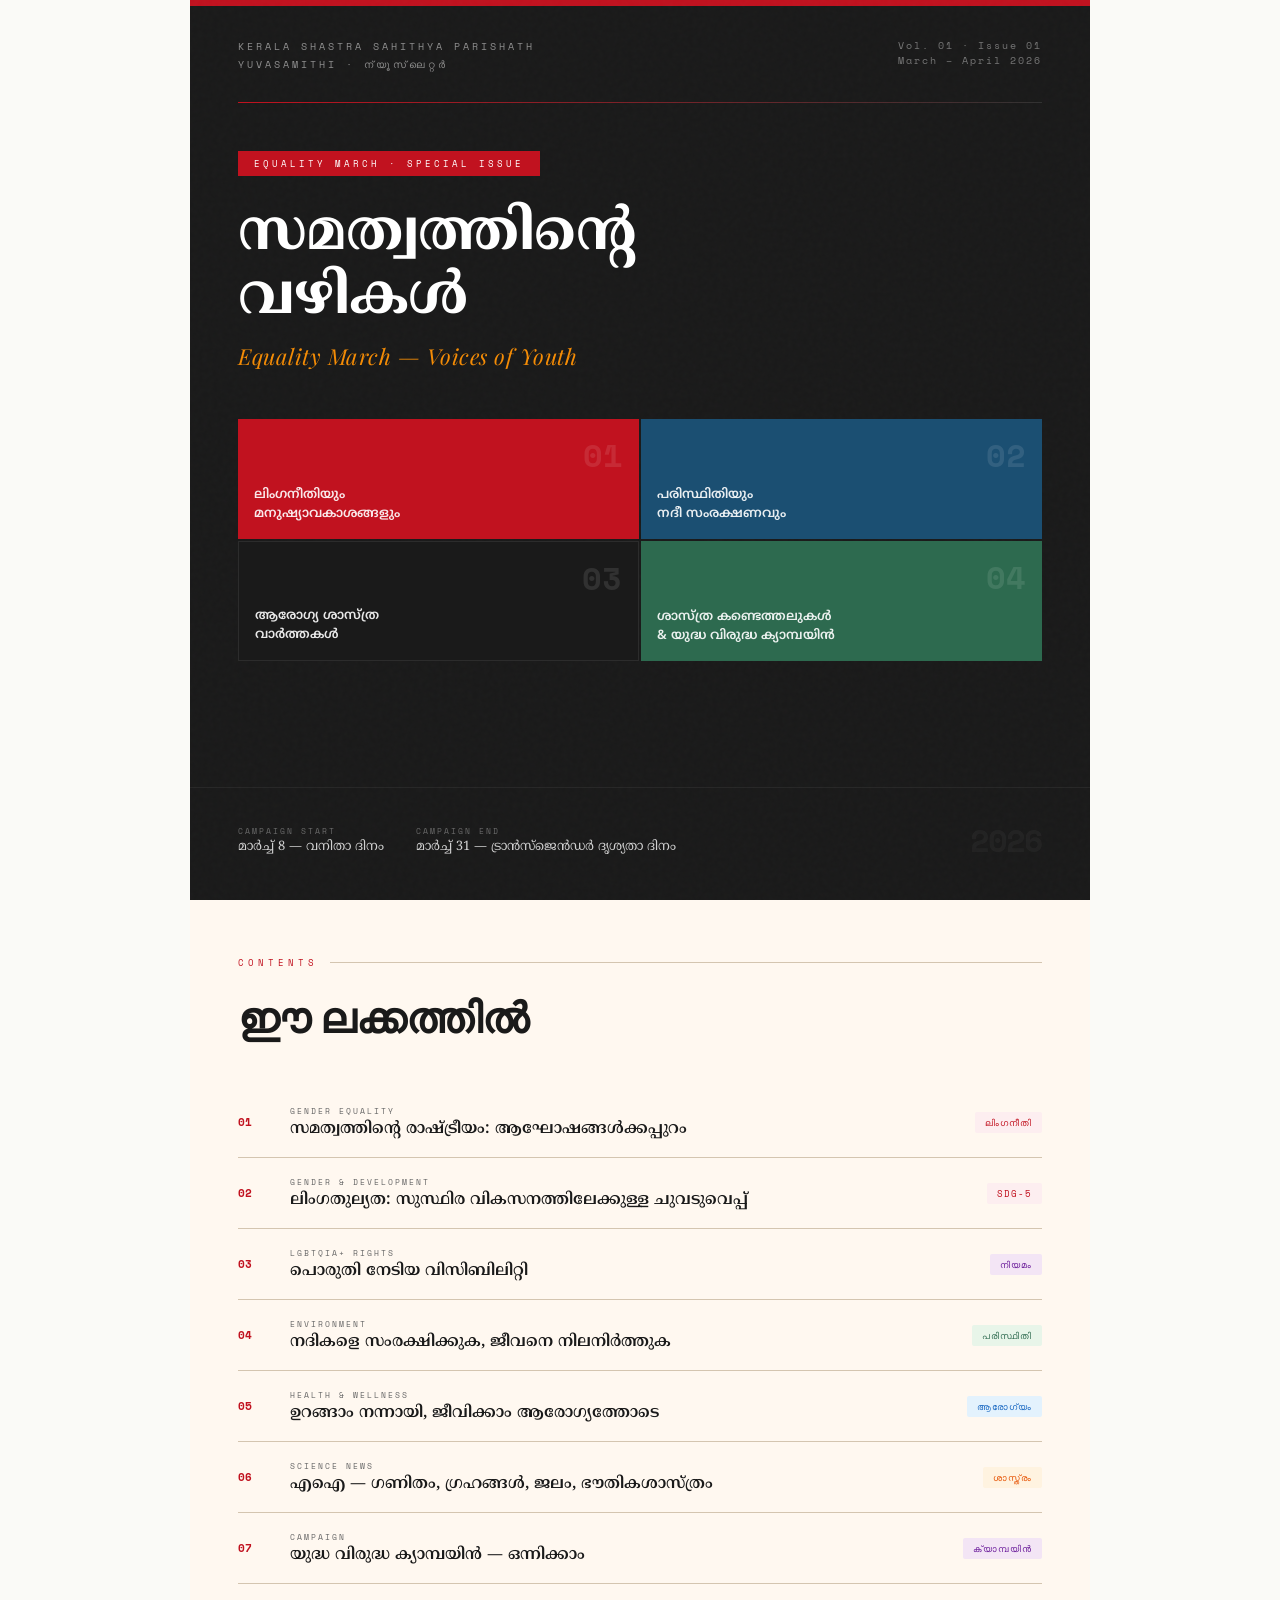
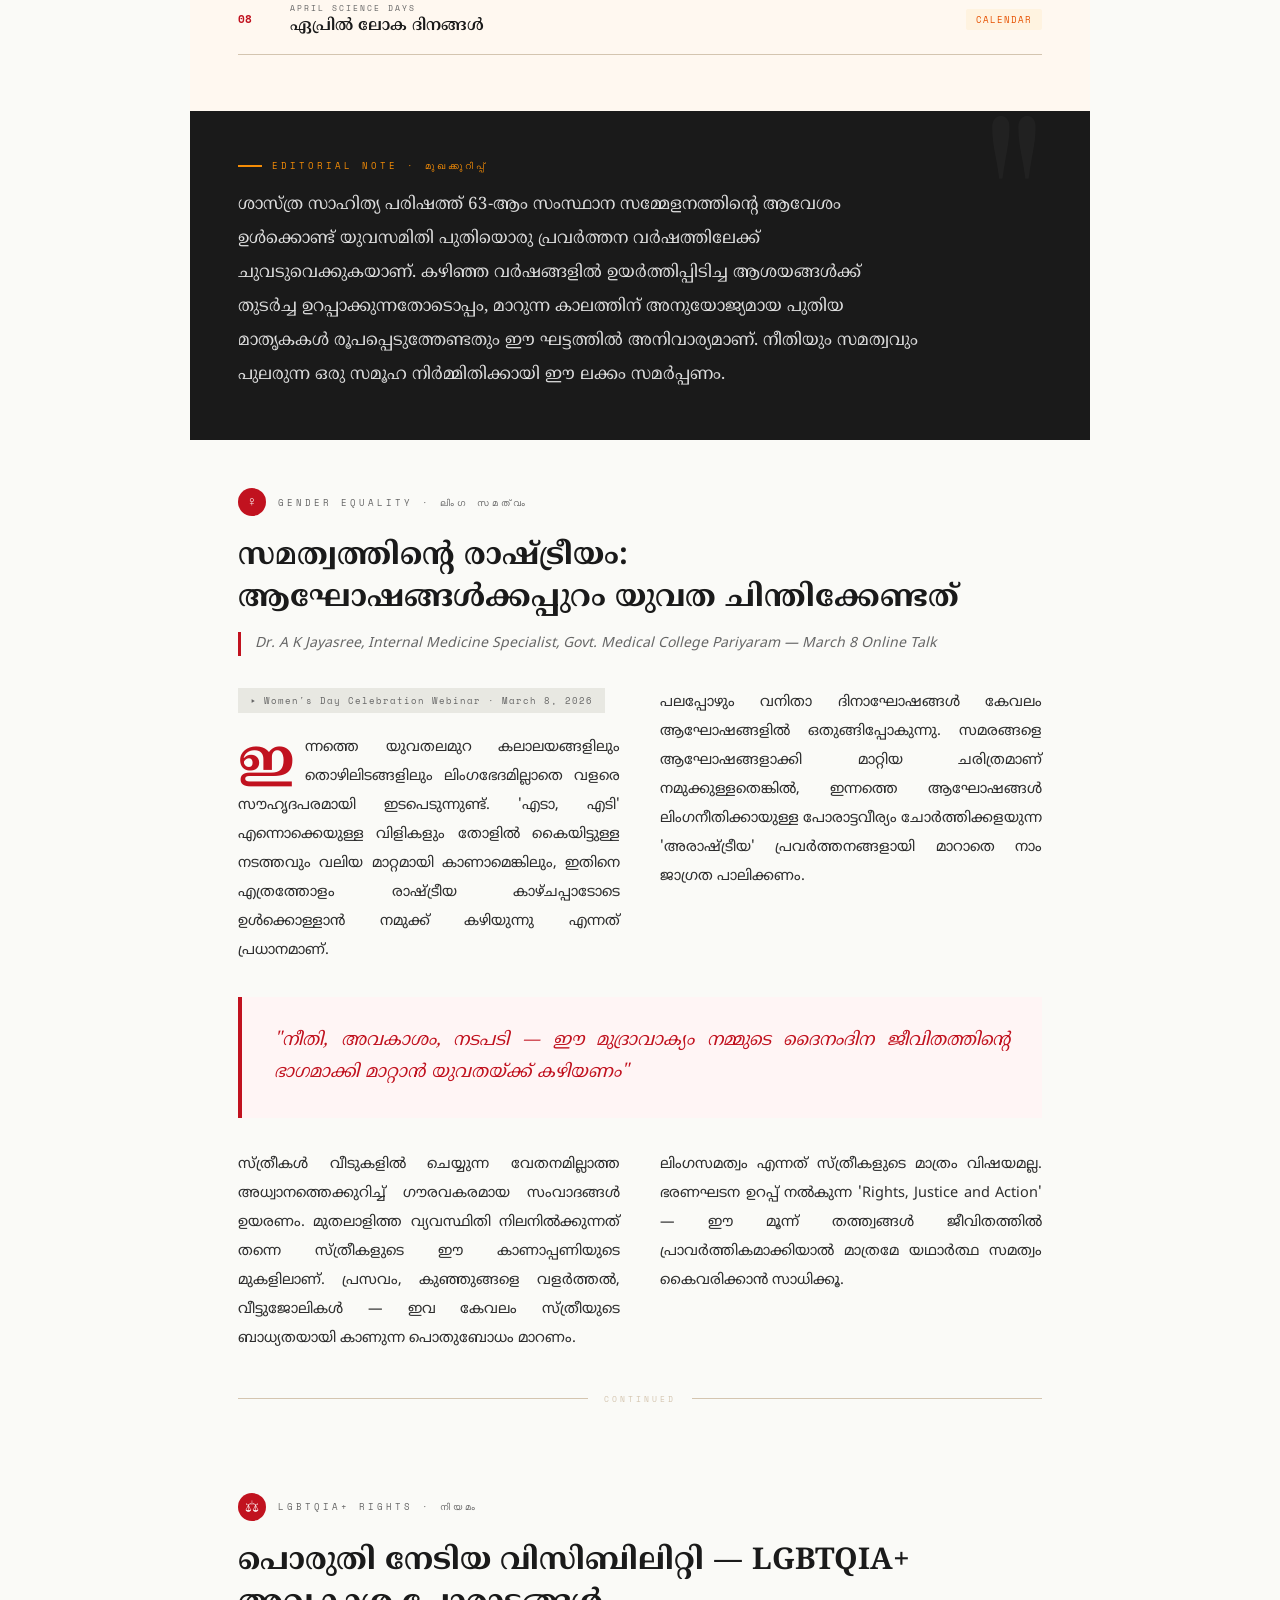
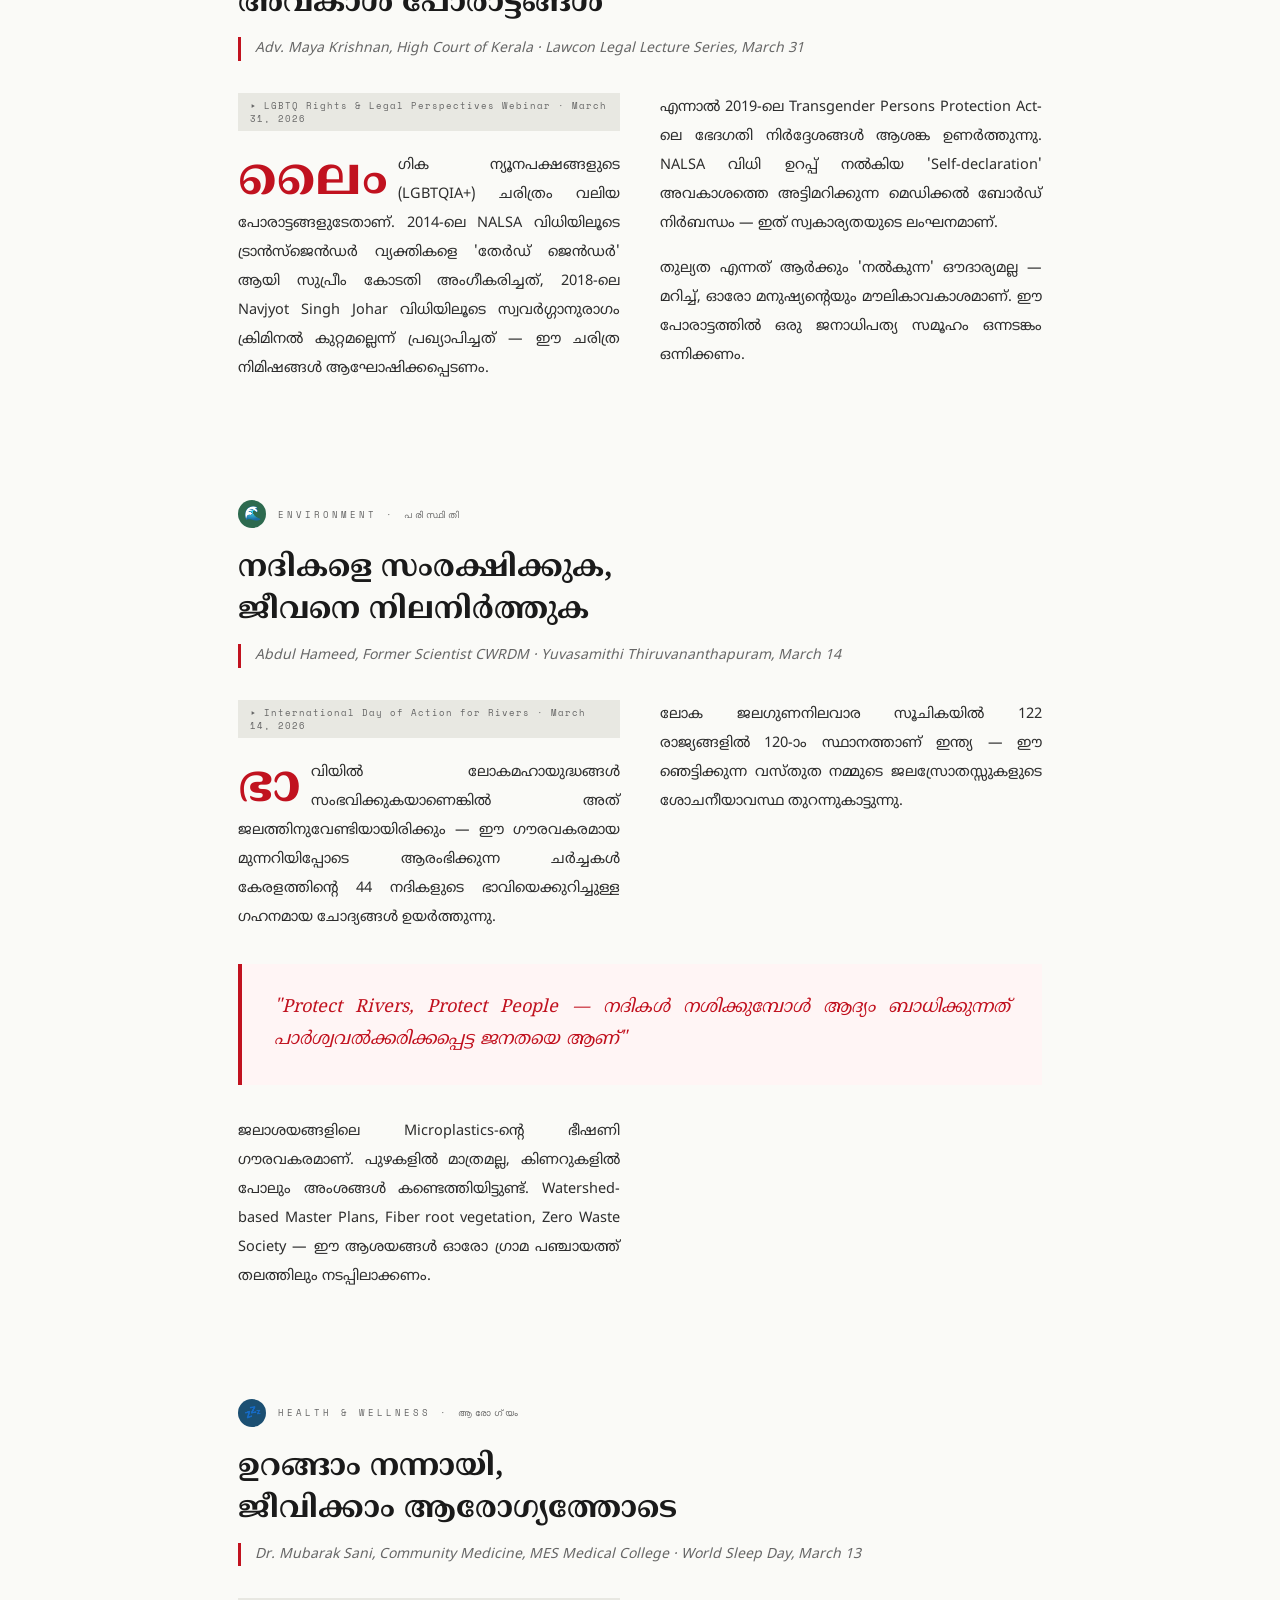
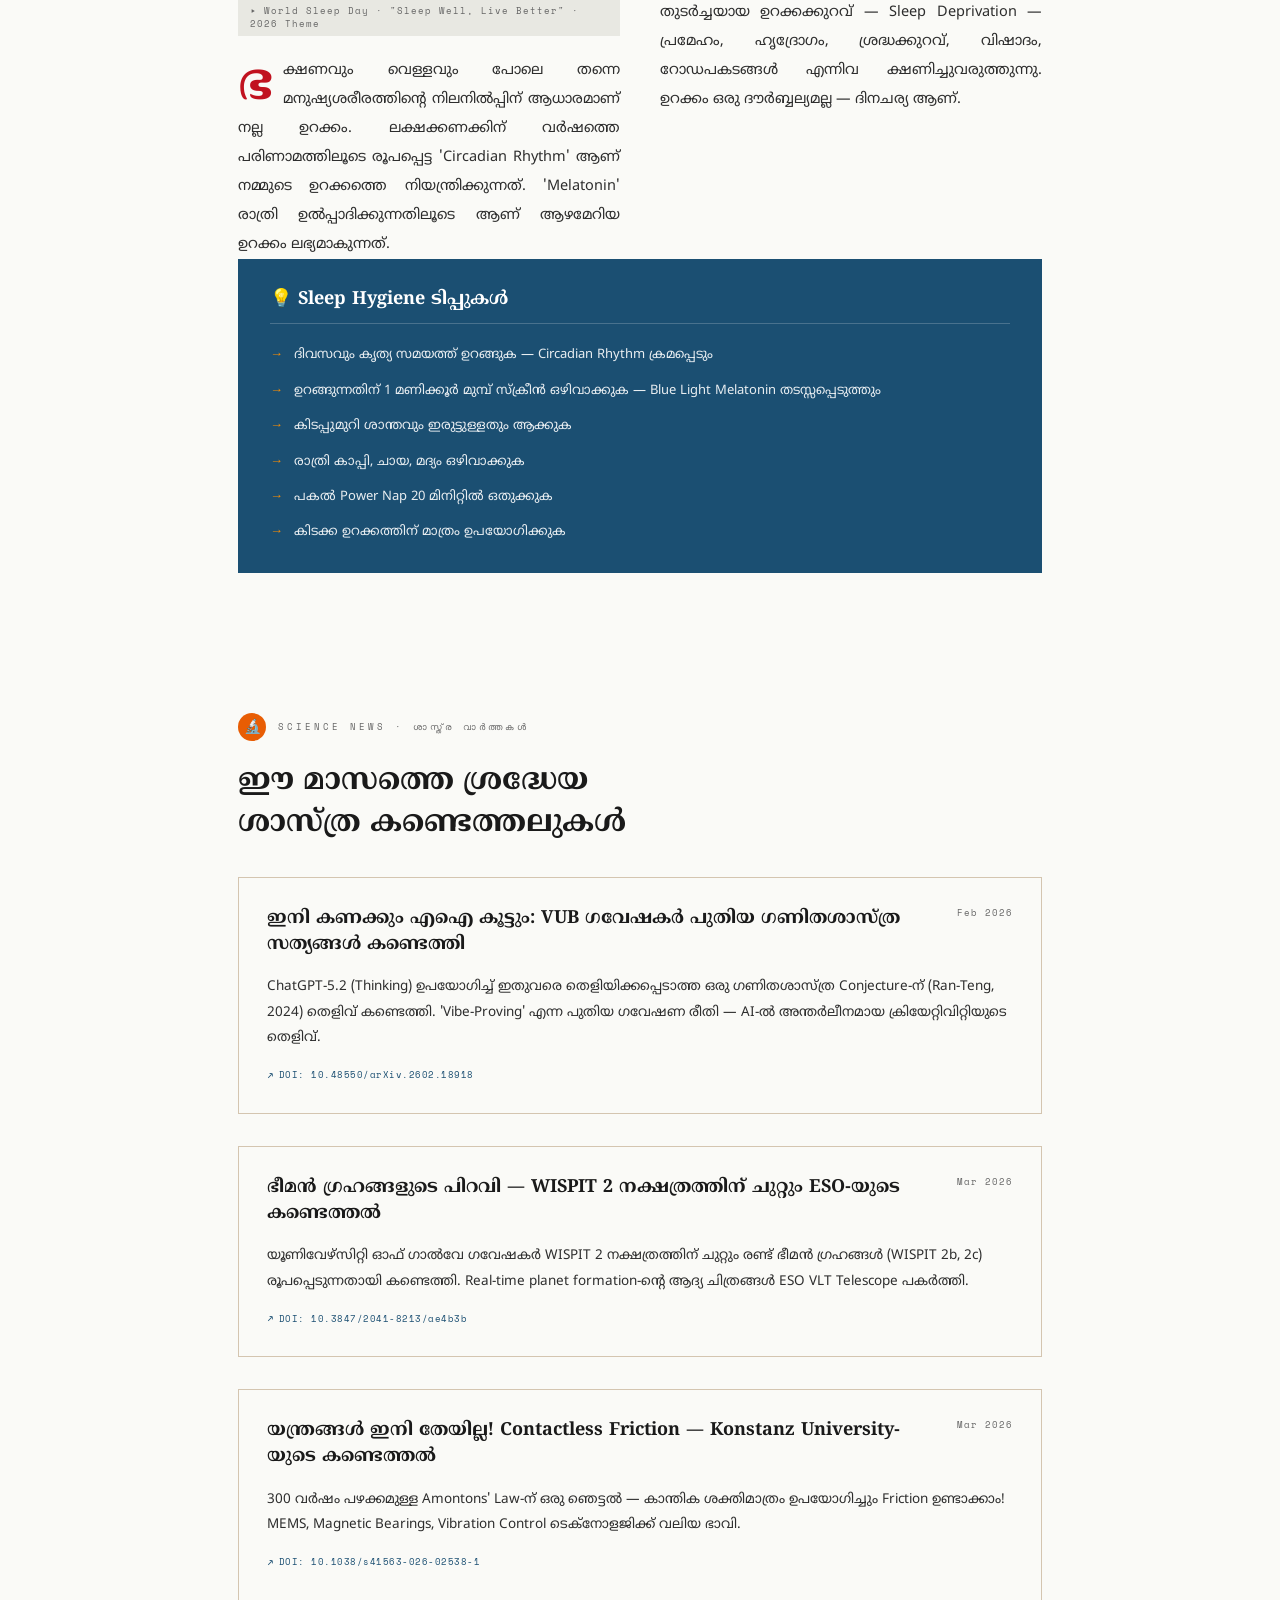
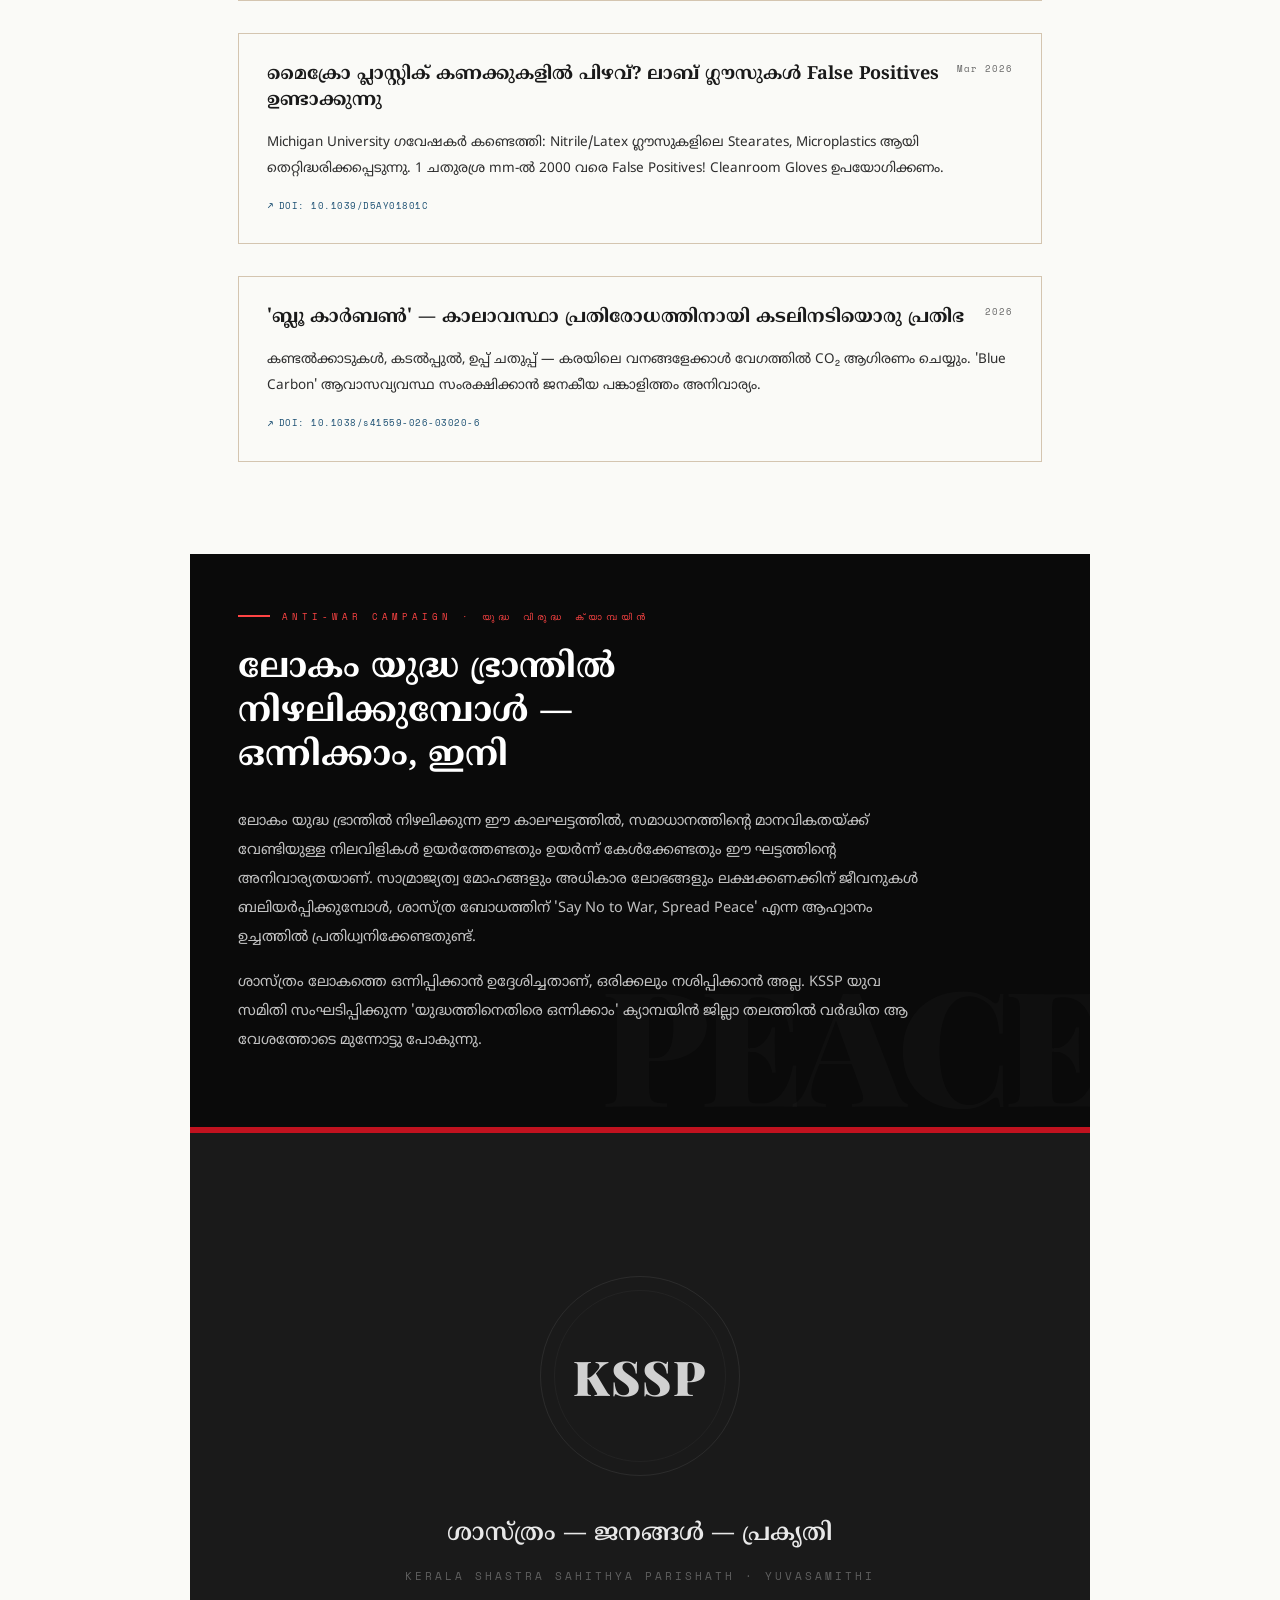
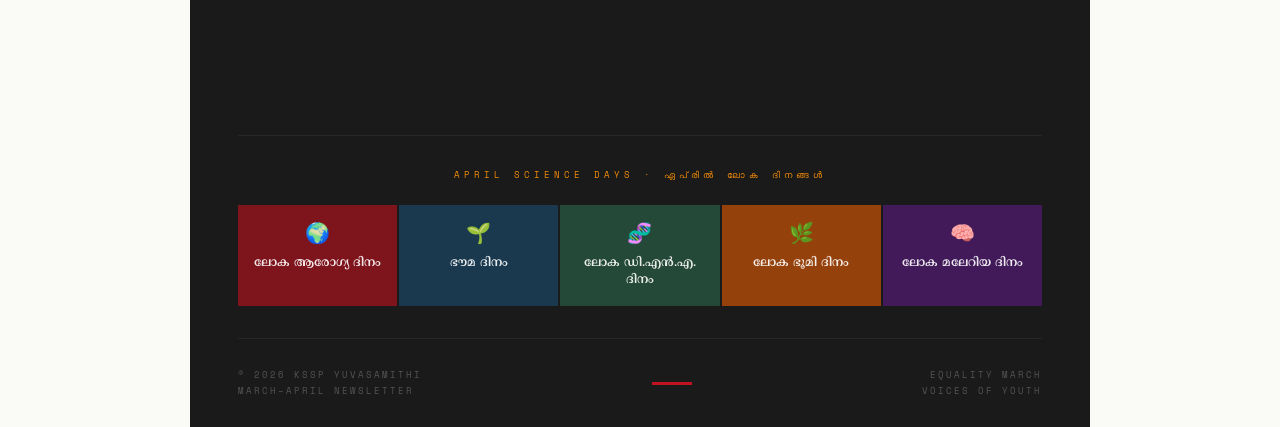
<file: newsletter_march/kssp_newsletter_2026.html>
<!DOCTYPE html>
<html lang="ml" dir="ltr">
<head>
<meta charset="UTF-8">
<meta name="viewport" content="width=device-width, initial-scale=1.0">
<title>KSSP യുവസമിതി ന്യൂസ്‌ലെറ്റർ – മാർച്ച്–ഏപ്രിൽ 2026</title>
<link href="https://fonts.googleapis.com/css2?family=Noto+Serif+Malayalam:wght@300;400;600;700&family=Noto+Sans+Malayalam:wght@300;400;500;600&family=Playfair+Display:wght@400;700;900&family=Space+Mono:wght@400;700&display=swap" rel="stylesheet">
<style>
  :root {
    --deep-red: #C1121F;
    --rich-orange: #E85D04;
    --warm-amber: #F48C06;
    --cream: #FFF8F0;
    --off-white: #FAFAF7;
    --charcoal: #1A1A1A;
    --dark-gray: #2D2D2D;
    --mid-gray: #666666;
    --light-gray: #E8E8E2;
    --accent-green: #2D6A4F;
    --accent-teal: #1B4F72;
    --border: #D4C5B0;
    --tag-bg: #FEF3C7;
  }

  * { margin: 0; padding: 0; box-sizing: border-box; }

  body {
    font-family: 'Noto Sans Malayalam', sans-serif;
    background: var(--off-white);
    color: var(--charcoal);
    max-width: 900px;
    margin: 0 auto;
  }

  /* ─── COVER PAGE ─── */
  .cover {
    background: var(--charcoal);
    min-height: 100vh;
    position: relative;
    overflow: hidden;
    display: flex;
    flex-direction: column;
    page-break-after: always;
  }

  .cover-noise {
    position: absolute;
    inset: 0;
    background-image: url("data:image/svg+xml,%3Csvg viewBox='0 0 200 200' xmlns='http://www.w3.org/2000/svg'%3E%3Cfilter id='n'%3E%3CfeTurbulence type='fractalNoise' baseFrequency='0.9' numOctaves='4' stitchTiles='stitch'/%3E%3C/filter%3E%3Crect width='100%25' height='100%25' filter='url(%23n)' opacity='0.04'/%3E%3C/svg%3E");
    opacity: 0.5;
    pointer-events: none;
  }

  .cover-top-stripe {
    background: var(--deep-red);
    height: 6px;
    width: 100%;
  }

  .cover-header {
    padding: 32px 48px 0;
    display: flex;
    justify-content: space-between;
    align-items: flex-start;
    position: relative;
    z-index: 2;
  }

  .cover-org {
    font-family: 'Space Mono', monospace;
    font-size: 10px;
    letter-spacing: 3px;
    color: rgba(255,255,255,0.5);
    text-transform: uppercase;
    line-height: 1.8;
  }

  .cover-issue {
    font-family: 'Space Mono', monospace;
    font-size: 10px;
    letter-spacing: 2px;
    color: rgba(255,255,255,0.4);
    text-align: right;
  }

  .cover-divider {
    margin: 28px 48px 0;
    height: 1px;
    background: linear-gradient(90deg, var(--deep-red) 0%, rgba(255,255,255,0.1) 100%);
    position: relative;
    z-index: 2;
  }

  .cover-hero {
    flex: 1;
    padding: 48px 48px 0;
    position: relative;
    z-index: 2;
  }

  .cover-campaign-tag {
    display: inline-block;
    background: var(--deep-red);
    color: white;
    font-family: 'Space Mono', monospace;
    font-size: 9px;
    letter-spacing: 3px;
    padding: 6px 16px;
    text-transform: uppercase;
    margin-bottom: 28px;
  }

  .cover-title-ml {
    font-family: 'Noto Serif Malayalam', serif;
    font-size: 56px;
    font-weight: 700;
    color: white;
    line-height: 1.15;
    letter-spacing: -1px;
    margin-bottom: 8px;
  }

  .cover-title-en {
    font-family: 'Playfair Display', serif;
    font-size: 22px;
    font-weight: 400;
    color: var(--warm-amber);
    font-style: italic;
    letter-spacing: 0.5px;
    margin-bottom: 48px;
  }

  .cover-visual-block {
    display: grid;
    grid-template-columns: 1fr 1fr;
    gap: 2px;
    margin-bottom: 0;
  }

  .cover-cell {
    height: 120px;
    display: flex;
    align-items: flex-end;
    padding: 16px;
    position: relative;
    overflow: hidden;
  }

  .cover-cell:nth-child(1) { background: var(--deep-red); }
  .cover-cell:nth-child(2) { background: var(--accent-teal); }
  .cover-cell:nth-child(3) { background: #1A1A1A; border: 1px solid rgba(255,255,255,0.08); }
  .cover-cell:nth-child(4) { background: var(--accent-green); }

  .cover-cell-label {
    font-family: 'Noto Sans Malayalam', sans-serif;
    font-size: 13px;
    font-weight: 600;
    color: rgba(255,255,255,0.9);
    line-height: 1.4;
  }

  .cover-cell-num {
    position: absolute;
    top: 12px;
    right: 16px;
    font-family: 'Space Mono', monospace;
    font-size: 32px;
    font-weight: 700;
    color: rgba(255,255,255,0.1);
  }

  .cover-bottom {
    padding: 28px 48px 36px;
    position: relative;
    z-index: 2;
    border-top: 1px solid rgba(255,255,255,0.06);
    margin-top: 2px;
    display: flex;
    justify-content: space-between;
    align-items: center;
  }

  .cover-dates {
    display: flex;
    gap: 32px;
  }

  .cover-date-item {
    display: flex;
    flex-direction: column;
    gap: 2px;
  }

  .cover-date-label {
    font-family: 'Space Mono', monospace;
    font-size: 8px;
    color: rgba(255,255,255,0.35);
    letter-spacing: 2px;
    text-transform: uppercase;
  }

  .cover-date-val {
    font-family: 'Noto Serif Malayalam', serif;
    font-size: 13px;
    color: rgba(255,255,255,0.8);
  }

  .cover-vol {
    font-family: 'Space Mono', monospace;
    font-size: 32px;
    font-weight: 700;
    color: rgba(255,255,255,0.04);
    letter-spacing: -2px;
    user-select: none;
  }

  /* ─── CONTENTS PAGE ─── */
  .contents-page {
    background: var(--cream);
    padding: 56px 48px;
    min-height: 60vh;
    page-break-after: always;
  }

  .section-eyebrow {
    font-family: 'Space Mono', monospace;
    font-size: 9px;
    letter-spacing: 4px;
    text-transform: uppercase;
    color: var(--deep-red);
    margin-bottom: 24px;
    display: flex;
    align-items: center;
    gap: 12px;
  }

  .section-eyebrow::after {
    content: '';
    flex: 1;
    height: 1px;
    background: var(--border);
  }

  .contents-title {
    font-family: 'Playfair Display', serif;
    font-size: 42px;
    font-weight: 900;
    color: var(--charcoal);
    margin-bottom: 48px;
    line-height: 1.1;
  }

  .toc-list {
    list-style: none;
    display: grid;
    gap: 0;
  }

  .toc-item {
    display: grid;
    grid-template-columns: 36px 1fr auto;
    align-items: center;
    gap: 16px;
    padding: 18px 0;
    border-bottom: 1px solid var(--border);
    cursor: pointer;
  }

  .toc-num {
    font-family: 'Space Mono', monospace;
    font-size: 11px;
    color: var(--deep-red);
    font-weight: 700;
  }

  .toc-section {
    display: flex;
    flex-direction: column;
    gap: 2px;
  }

  .toc-cat {
    font-family: 'Space Mono', monospace;
    font-size: 8px;
    letter-spacing: 2px;
    text-transform: uppercase;
    color: var(--mid-gray);
  }

  .toc-name {
    font-family: 'Noto Serif Malayalam', serif;
    font-size: 16px;
    font-weight: 600;
    color: var(--charcoal);
  }

  .toc-tag {
    font-family: 'Space Mono', monospace;
    font-size: 9px;
    padding: 4px 10px;
    border-radius: 2px;
    text-transform: uppercase;
    letter-spacing: 1px;
    white-space: nowrap;
  }

  .tag-gender { background: #FDEEF0; color: var(--deep-red); }
  .tag-env { background: #E8F5E9; color: var(--accent-green); }
  .tag-health { background: #E3F2FD; color: #1565C0; }
  .tag-science { background: #FFF3E0; color: #E65100; }
  .tag-campaign { background: #F3E5F5; color: #6A1B9A; }
  .tag-space { background: #E8EAF6; color: #283593; }

  /* ─── EDITORIAL BANNER ─── */
  .editorial-banner {
    background: var(--charcoal);
    color: white;
    padding: 48px;
    position: relative;
    overflow: hidden;
  }

  .editorial-banner::before {
    content: '"';
    font-family: 'Playfair Display', serif;
    font-size: 240px;
    color: rgba(255,255,255,0.03);
    position: absolute;
    top: -40px;
    right: 40px;
    line-height: 1;
  }

  .editorial-label {
    font-family: 'Space Mono', monospace;
    font-size: 9px;
    letter-spacing: 3px;
    color: var(--warm-amber);
    text-transform: uppercase;
    margin-bottom: 16px;
    display: flex;
    align-items: center;
    gap: 10px;
  }

  .editorial-label::before {
    content: '';
    width: 24px;
    height: 2px;
    background: var(--warm-amber);
  }

  .editorial-text {
    font-family: 'Noto Serif Malayalam', serif;
    font-size: 17px;
    line-height: 2;
    color: rgba(255,255,255,0.85);
    max-width: 680px;
    position: relative;
    z-index: 1;
  }

  /* ─── ARTICLE PAGES ─── */
  .article-spread {
    padding: 0 0 60px;
    page-break-after: always;
  }

  .article-header {
    padding: 48px 48px 0;
    margin-bottom: 32px;
  }

  .article-category-bar {
    display: flex;
    align-items: center;
    gap: 12px;
    margin-bottom: 20px;
  }

  .article-category-icon {
    width: 28px;
    height: 28px;
    border-radius: 50%;
    display: flex;
    align-items: center;
    justify-content: center;
    font-size: 14px;
  }

  .cat-gender { background: var(--deep-red); color: white; }
  .cat-env { background: var(--accent-green); color: white; }
  .cat-health { background: var(--accent-teal); color: white; }
  .cat-science { background: var(--rich-orange); color: white; }
  .cat-campaign { background: #6A1B9A; color: white; }

  .article-category-name {
    font-family: 'Space Mono', monospace;
    font-size: 9px;
    letter-spacing: 3px;
    text-transform: uppercase;
    color: var(--mid-gray);
  }

  .article-title {
    font-family: 'Noto Serif Malayalam', serif;
    font-size: 30px;
    font-weight: 700;
    color: var(--charcoal);
    line-height: 1.4;
    margin-bottom: 12px;
  }

  .article-subtitle {
    font-family: 'Noto Sans Malayalam', sans-serif;
    font-size: 14px;
    color: var(--mid-gray);
    line-height: 1.7;
    font-style: italic;
    border-left: 3px solid var(--deep-red);
    padding-left: 14px;
  }

  .article-body {
    padding: 0 48px;
    columns: 2;
    column-gap: 40px;
  }

  .article-body p {
    font-family: 'Noto Sans Malayalam', sans-serif;
    font-size: 14.5px;
    line-height: 2;
    color: var(--dark-gray);
    margin-bottom: 16px;
    text-align: justify;
    hyphens: auto;
    break-inside: avoid;
  }

  .article-body .drop-cap::first-letter {
    font-family: 'Noto Serif Malayalam', serif;
    font-size: 52px;
    font-weight: 700;
    float: left;
    line-height: 0.9;
    margin: 8px 10px -4px 0;
    color: var(--deep-red);
  }

  .article-full {
    padding: 0 48px;
    columns: 1;
  }

  .article-full p {
    font-family: 'Noto Sans Malayalam', sans-serif;
    font-size: 14.5px;
    line-height: 2;
    color: var(--dark-gray);
    margin-bottom: 16px;
    text-align: justify;
  }

  .pullquote {
    margin: 32px 0;
    padding: 28px 32px;
    border-left: 4px solid var(--deep-red);
    background: #FFF5F5;
    break-inside: avoid;
    column-span: all;
  }

  .pullquote p {
    font-family: 'Noto Serif Malayalam', serif !important;
    font-size: 18px !important;
    font-style: italic;
    color: var(--deep-red) !important;
    line-height: 1.8 !important;
    margin: 0 !important;
  }

  .source-tag {
    display: inline-flex;
    align-items: center;
    gap: 6px;
    background: var(--light-gray);
    padding: 6px 12px;
    font-family: 'Space Mono', monospace;
    font-size: 9px;
    letter-spacing: 1px;
    color: var(--mid-gray);
    margin-bottom: 20px;
    column-span: all;
  }

  /* ─── ARTICLE DIVIDER ─── */
  .article-divider {
    margin: 40px 48px 0;
    display: flex;
    align-items: center;
    gap: 16px;
  }

  .article-divider::before,
  .article-divider::after {
    content: '';
    flex: 1;
    height: 1px;
    background: var(--border);
  }

  .article-divider-text {
    font-family: 'Space Mono', monospace;
    font-size: 8px;
    letter-spacing: 3px;
    color: var(--border);
    text-transform: uppercase;
  }

  /* ─── SCIENCE NEWS CARD ─── */
  .science-card {
    margin: 0 48px 32px;
    border: 1px solid var(--border);
    padding: 28px;
    break-inside: avoid;
  }

  .science-card-header {
    display: flex;
    justify-content: space-between;
    align-items: flex-start;
    margin-bottom: 16px;
  }

  .science-card-title {
    font-family: 'Noto Serif Malayalam', serif;
    font-size: 18px;
    font-weight: 700;
    color: var(--charcoal);
    line-height: 1.45;
    flex: 1;
    padding-right: 16px;
  }

  .science-card-date {
    font-family: 'Space Mono', monospace;
    font-size: 9px;
    color: var(--mid-gray);
    letter-spacing: 1px;
    white-space: nowrap;
  }

  .science-card-body {
    font-family: 'Noto Sans Malayalam', sans-serif;
    font-size: 13.5px;
    line-height: 1.9;
    color: var(--dark-gray);
    margin-bottom: 14px;
  }

  .doi-link {
    font-family: 'Space Mono', monospace;
    font-size: 9px;
    color: var(--accent-teal);
    text-decoration: none;
    letter-spacing: 0.5px;
    display: inline-flex;
    align-items: center;
    gap: 4px;
  }

  .doi-link::before {
    content: '↗';
    font-size: 11px;
  }

  /* ─── TIPS BOX ─── */
  .tips-box {
    margin: 0 48px 32px;
    background: var(--accent-teal);
    color: white;
    padding: 28px 32px;
  }

  .tips-title {
    font-family: 'Noto Serif Malayalam', serif;
    font-size: 18px;
    font-weight: 700;
    margin-bottom: 20px;
    padding-bottom: 12px;
    border-bottom: 1px solid rgba(255,255,255,0.2);
  }

  .tips-list {
    list-style: none;
    display: grid;
    gap: 12px;
  }

  .tips-list li {
    font-family: 'Noto Sans Malayalam', sans-serif;
    font-size: 13px;
    line-height: 1.8;
    padding-left: 24px;
    position: relative;
    color: rgba(255,255,255,0.9);
  }

  .tips-list li::before {
    content: '→';
    position: absolute;
    left: 0;
    color: var(--warm-amber);
    font-weight: bold;
  }

  /* ─── ANTI-WAR SECTION ─── */
  .antiwar-block {
    background: #0A0A0A;
    color: white;
    padding: 56px 48px;
    position: relative;
    overflow: hidden;
    page-break-before: always;
  }

  .antiwar-block::after {
    content: 'PEACE';
    font-family: 'Playfair Display', serif;
    font-size: 160px;
    font-weight: 900;
    color: rgba(255,255,255,0.025);
    position: absolute;
    bottom: -20px;
    right: -10px;
    letter-spacing: -8px;
    user-select: none;
  }

  .antiwar-eyebrow {
    font-family: 'Space Mono', monospace;
    font-size: 9px;
    letter-spacing: 4px;
    color: #FF4444;
    text-transform: uppercase;
    margin-bottom: 24px;
    display: flex;
    align-items: center;
    gap: 12px;
  }

  .antiwar-eyebrow::before {
    content: '';
    width: 32px;
    height: 2px;
    background: #FF4444;
  }

  .antiwar-title {
    font-family: 'Noto Serif Malayalam', serif;
    font-size: 34px;
    font-weight: 700;
    color: white;
    margin-bottom: 28px;
    line-height: 1.3;
    position: relative;
    z-index: 1;
  }

  .antiwar-body {
    font-family: 'Noto Sans Malayalam', sans-serif;
    font-size: 14.5px;
    line-height: 2;
    color: rgba(255,255,255,0.75);
    max-width: 680px;
    position: relative;
    z-index: 1;
  }

  .antiwar-body p {
    margin-bottom: 16px;
  }

  /* ─── BACK COVER ─── */
  .back-cover {
    background: var(--charcoal);
    min-height: 100vh;
    display: flex;
    flex-direction: column;
    position: relative;
    overflow: hidden;
    page-break-before: always;
  }

  .back-cover-top {
    flex: 1;
    display: flex;
    flex-direction: column;
    justify-content: center;
    align-items: center;
    text-align: center;
    padding: 80px 48px 40px;
    position: relative;
    z-index: 1;
  }

  .back-cover-circle {
    width: 200px;
    height: 200px;
    border-radius: 50%;
    border: 1px solid rgba(255,255,255,0.08);
    display: flex;
    align-items: center;
    justify-content: center;
    margin-bottom: 40px;
    position: relative;
  }

  .back-cover-circle::before {
    content: '';
    position: absolute;
    width: 170px;
    height: 170px;
    border-radius: 50%;
    border: 1px solid rgba(255,255,255,0.04);
  }

  .back-cover-initials {
    font-family: 'Playfair Display', serif;
    font-size: 48px;
    font-weight: 900;
    color: rgba(255,255,255,0.8);
    letter-spacing: 2px;
  }

  .back-cover-tagline {
    font-family: 'Noto Serif Malayalam', serif;
    font-size: 24px;
    font-weight: 600;
    color: rgba(255,255,255,0.9);
    margin-bottom: 16px;
    line-height: 1.5;
  }

  .back-cover-sub {
    font-family: 'Space Mono', monospace;
    font-size: 11px;
    letter-spacing: 3px;
    color: rgba(255,255,255,0.3);
    text-transform: uppercase;
    margin-bottom: 48px;
  }

  .back-cover-april-days {
    margin: 0 48px;
    padding: 32px 0;
    border-top: 1px solid rgba(255,255,255,0.06);
    border-bottom: 1px solid rgba(255,255,255,0.06);
  }

  .april-days-title {
    font-family: 'Space Mono', monospace;
    font-size: 9px;
    letter-spacing: 4px;
    color: var(--warm-amber);
    text-transform: uppercase;
    margin-bottom: 24px;
    text-align: center;
  }

  .april-days-grid {
    display: grid;
    grid-template-columns: repeat(5, 1fr);
    gap: 2px;
  }

  .april-day-card {
    padding: 16px 12px;
    text-align: center;
  }

  .april-day-card:nth-child(1) { background: rgba(193,18,31,0.6); }
  .april-day-card:nth-child(2) { background: rgba(27,79,114,0.6); }
  .april-day-card:nth-child(3) { background: rgba(45,106,79,0.6); }
  .april-day-card:nth-child(4) { background: rgba(232,93,4,0.6); }
  .april-day-card:nth-child(5) { background: rgba(106,27,154,0.5); }

  .april-day-icon {
    font-size: 20px;
    margin-bottom: 8px;
  }

  .april-day-name {
    font-family: 'Noto Serif Malayalam', serif;
    font-size: 12px;
    color: rgba(255,255,255,0.9);
    line-height: 1.4;
    font-weight: 600;
  }

  .back-cover-footer {
    padding: 28px 48px;
    display: flex;
    justify-content: space-between;
    align-items: center;
    position: relative;
    z-index: 1;
  }

  .footer-org {
    font-family: 'Space Mono', monospace;
    font-size: 9px;
    letter-spacing: 2px;
    color: rgba(255,255,255,0.25);
    text-transform: uppercase;
    line-height: 1.8;
  }

  .footer-bar {
    width: 40px;
    height: 3px;
    background: var(--deep-red);
  }

  /* ─── ACCENT ELEMENTS ─── */
  .red-rule {
    width: 40px;
    height: 3px;
    background: var(--deep-red);
    margin-bottom: 20px;
  }

  .section-break {
    margin: 48px 0;
    height: 1px;
    background: var(--border);
    position: relative;
  }

  .section-break::after {
    content: '◆';
    position: absolute;
    left: 50%;
    transform: translate(-50%, -50%);
    background: var(--off-white);
    padding: 0 12px;
    color: var(--border);
    font-size: 10px;
  }

  @media print {
    body { max-width: 100%; }
    .cover, .back-cover { min-height: 100vh; }
    .article-spread { page-break-inside: avoid; }
  }
</style>
</head>
<body>

<!-- ═══════════════════════════ COVER PAGE ═══════════════════════════ -->
<div class="cover">
  <div class="cover-noise"></div>
  <div class="cover-top-stripe"></div>

  <div class="cover-header">
    <div class="cover-org">
      Kerala Shastra Sahithya Parishath<br>
      Yuvasamithi · ന്യൂസ്‌ലെറ്റർ
    </div>
    <div class="cover-issue">
      Vol. 01 · Issue 01<br>
      March – April 2026
    </div>
  </div>

  <div class="cover-divider"></div>

  <div class="cover-hero">
    <div class="cover-campaign-tag">Equality March · Special Issue</div>
    <div class="cover-title-ml">സമത്വത്തിന്റെ<br>വഴികൾ</div>
    <div class="cover-title-en">Equality March — Voices of Youth</div>

    <div class="cover-visual-block">
      <div class="cover-cell">
        <span class="cover-cell-num">01</span>
        <div class="cover-cell-label">ലിംഗനീതിയും<br>മനുഷ്യാവകാശങ്ങളും</div>
      </div>
      <div class="cover-cell">
        <span class="cover-cell-num">02</span>
        <div class="cover-cell-label">പരിസ്ഥിതിയും<br>നദീ സംരക്ഷണവും</div>
      </div>
      <div class="cover-cell">
        <span class="cover-cell-num">03</span>
        <div class="cover-cell-label">ആരോഗ്യ ശാസ്ത്ര<br>വാർത്തകൾ</div>
      </div>
      <div class="cover-cell">
        <span class="cover-cell-num">04</span>
        <div class="cover-cell-label">ശാസ്ത്ര കണ്ടെത്തലുകൾ<br>& യുദ്ധ വിരുദ്ധ ക്യാമ്പയിൻ</div>
      </div>
    </div>
  </div>

  <div class="cover-bottom">
    <div class="cover-dates">
      <div class="cover-date-item">
        <span class="cover-date-label">Campaign Start</span>
        <span class="cover-date-val">മാർച്ച് 8 — വനിതാ ദിനം</span>
      </div>
      <div class="cover-date-item">
        <span class="cover-date-label">Campaign End</span>
        <span class="cover-date-val">മാർച്ച് 31 — ട്രാൻസ്ജെൻഡർ ദൃശ്യതാ ദിനം</span>
      </div>
    </div>
    <div class="cover-vol">2026</div>
  </div>
</div>

<!-- ═══════════════════════════ CONTENTS PAGE ═══════════════════════════ -->
<div class="contents-page">
  <div class="section-eyebrow">Contents</div>
  <div class="contents-title">ഈ ലക്കത്തിൽ</div>

  <ul class="toc-list">
    <li class="toc-item">
      <span class="toc-num">01</span>
      <div class="toc-section">
        <span class="toc-cat">Gender Equality</span>
        <span class="toc-name">സമത്വത്തിന്റെ രാഷ്ട്രീയം: ആഘോഷങ്ങൾക്കപ്പുറം</span>
      </div>
      <span class="toc-tag tag-gender">ലിംഗനീതി</span>
    </li>
    <li class="toc-item">
      <span class="toc-num">02</span>
      <div class="toc-section">
        <span class="toc-cat">Gender & Development</span>
        <span class="toc-name">ലിംഗതുല്യത: സുസ്ഥിര വികസനത്തിലേക്കുള്ള ചുവടുവെപ്പ്</span>
      </div>
      <span class="toc-tag tag-gender">SDG-5</span>
    </li>
    <li class="toc-item">
      <span class="toc-num">03</span>
      <div class="toc-section">
        <span class="toc-cat">LGBTQIA+ Rights</span>
        <span class="toc-name">പൊരുതി നേടിയ വിസിബിലിറ്റി</span>
      </div>
      <span class="toc-tag tag-campaign">നിയമം</span>
    </li>
    <li class="toc-item">
      <span class="toc-num">04</span>
      <div class="toc-section">
        <span class="toc-cat">Environment</span>
        <span class="toc-name">നദികളെ സംരക്ഷിക്കുക, ജീവനെ നിലനിർത്തുക</span>
      </div>
      <span class="toc-tag tag-env">പരിസ്ഥിതി</span>
    </li>
    <li class="toc-item">
      <span class="toc-num">05</span>
      <div class="toc-section">
        <span class="toc-cat">Health & Wellness</span>
        <span class="toc-name">ഉറങ്ങാം നന്നായി, ജീവിക്കാം ആരോഗ്യത്തോടെ</span>
      </div>
      <span class="toc-tag tag-health">ആരോഗ്യം</span>
    </li>
    <li class="toc-item">
      <span class="toc-num">06</span>
      <div class="toc-section">
        <span class="toc-cat">Science News</span>
        <span class="toc-name">എഐ — ഗണിതം, ഗ്രഹങ്ങൾ, ജലം, ഭൗതികശാസ്ത്രം</span>
      </div>
      <span class="toc-tag tag-science">ശാസ്ത്രം</span>
    </li>
    <li class="toc-item">
      <span class="toc-num">07</span>
      <div class="toc-section">
        <span class="toc-cat">Campaign</span>
        <span class="toc-name">യുദ്ധ വിരുദ്ധ ക്യാമ്പയിൻ — ഒന്നിക്കാം</span>
      </div>
      <span class="toc-tag tag-campaign">ക്യാമ്പയിൻ</span>
    </li>
    <li class="toc-item">
      <span class="toc-num">08</span>
      <div class="toc-section">
        <span class="toc-cat">April Science Days</span>
        <span class="toc-name">ഏപ്രിൽ ലോക ദിനങ്ങൾ</span>
      </div>
      <span class="toc-tag tag-science">Calendar</span>
    </li>
  </ul>
</div>

<!-- ═══════════════════════════ EDITORIAL NOTE ═══════════════════════════ -->
<div class="editorial-banner">
  <div class="editorial-label">Editorial Note · മുഖക്കുറിപ്പ്</div>
  <div class="editorial-text">
    ശാസ്ത്ര സാഹിത്യ പരിഷത്ത് 63-ആം സംസ്ഥാന സമ്മേളനത്തിന്റെ ആവേശം ഉൾക്കൊണ്ട് യുവസമിതി പുതിയൊരു പ്രവർത്തന വർഷത്തിലേക്ക് ചുവടുവെക്കുകയാണ്. കഴിഞ്ഞ വർഷങ്ങളിൽ ഉയർത്തിപ്പിടിച്ച ആശയങ്ങൾക്ക് തുടർച്ച ഉറപ്പാക്കുന്നതോടൊപ്പം, മാറുന്ന കാലത്തിന് അനുയോജ്യമായ പുതിയ മാതൃകകൾ രൂപപ്പെടുത്തേണ്ടതും ഈ ഘട്ടത്തിൽ അനിവാര്യമാണ്. നീതിയും സമത്വവും പുലരുന്ന ഒരു സമൂഹ നിർമ്മിതിക്കായി ഈ ലക്കം സമർപ്പണം.
  </div>
</div>

<!-- ═══════════════════════════ GENDER EQUALITY ARTICLE ═══════════════════════════ -->
<div class="article-spread">
  <div class="article-header">
    <div class="article-category-bar">
      <div class="article-category-icon cat-gender">♀</div>
      <span class="article-category-name">Gender Equality · ലിംഗ സമത്വം</span>
    </div>
    <div class="article-title">സമത്വത്തിന്റെ രാഷ്ട്രീയം:<br>ആഘോഷങ്ങൾക്കപ്പുറം യുവത ചിന്തിക്കേണ്ടത്</div>
    <div class="article-subtitle">Dr. A K Jayasree, Internal Medicine Specialist, Govt. Medical College Pariyaram — March 8 Online Talk</div>
  </div>

  <div class="article-body">
    <div class="source-tag">▸ Women's Day Celebration Webinar · March 8, 2026</div>

    <p class="drop-cap">ഇന്നത്തെ യുവതലമുറ കലാലയങ്ങളിലും തൊഴിലിടങ്ങളിലും ലിംഗഭേദമില്ലാതെ വളരെ സൗഹൃദപരമായി ഇടപെടുന്നുണ്ട്. 'എടാ, എടി' എന്നൊക്കെയുള്ള വിളികളും തോളിൽ കൈയിട്ടുള്ള നടത്തവും വലിയ മാറ്റമായി കാണാമെങ്കിലും, ഇതിനെ എത്രത്തോളം രാഷ്ട്രീയ കാഴ്ചപ്പാടോടെ ഉൾക്കൊള്ളാൻ നമുക്ക് കഴിയുന്നു എന്നത് പ്രധാനമാണ്.</p>

    <p>പലപ്പോഴും വനിതാ ദിനാഘോഷങ്ങൾ കേവലം ആഘോഷങ്ങളിൽ ഒതുങ്ങിപ്പോകുന്നു. സമരങ്ങളെ ആഘോഷങ്ങളാക്കി മാറ്റിയ ചരിത്രമാണ് നമുക്കുള്ളതെങ്കിൽ, ഇന്നത്തെ ആഘോഷങ്ങൾ ലിംഗനീതിക്കായുള്ള പോരാട്ടവീര്യം ചോർത്തിക്കളയുന്ന 'അരാഷ്ട്രീയ' പ്രവർത്തനങ്ങളായി മാറാതെ നാം ജാഗ്രത പാലിക്കണം.</p>

    <div class="pullquote">
      <p>"നീതി, അവകാശം, നടപടി — ഈ മുദ്രാവാക്യം നമ്മുടെ ദൈനംദിന ജീവിതത്തിന്റെ ഭാഗമാക്കി മാറ്റാൻ യുവതയ്ക്ക് കഴിയണം"</p>
    </div>

    <p>സ്ത്രീകൾ വീടുകളിൽ ചെയ്യുന്ന വേതനമില്ലാത്ത അധ്വാനത്തെക്കുറിച്ച് ഗൗരവകരമായ സംവാദങ്ങൾ ഉയരണം. മുതലാളിത്ത വ്യവസ്ഥിതി നിലനിൽക്കുന്നത് തന്നെ സ്ത്രീകളുടെ ഈ കാണാപ്പണിയുടെ മുകളിലാണ്. പ്രസവം, കുഞ്ഞുങ്ങളെ വളർത്തൽ, വീട്ടുജോലികൾ — ഇവ കേവലം സ്ത്രീയുടെ ബാധ്യതയായി കാണുന്ന പൊതുബോധം മാറണം.</p>

    <p>ലിംഗസമത്വം എന്നത് സ്ത്രീകളുടെ മാത്രം വിഷയമല്ല. ഭരണഘടന ഉറപ്പ് നൽകുന്ന 'Rights, Justice and Action' — ഈ മൂന്ന് തത്ത്വങ്ങൾ ജീവിതത്തിൽ പ്രാവർത്തികമാക്കിയാൽ മാത്രമേ യഥാർത്ഥ സമത്വം കൈവരിക്കാൻ സാധിക്കൂ.</p>
  </div>

  <div class="article-divider"><span class="article-divider-text">continued</span></div>

  <div class="article-header" style="margin-top:40px;">
    <div class="article-category-bar">
      <div class="article-category-icon cat-gender">⚖</div>
      <span class="article-category-name">LGBTQIA+ Rights · നിയമം</span>
    </div>
    <div class="article-title">പൊരുതി നേടിയ വിസിബിലിറ്റി — LGBTQIA+ അവകാശ പോരാട്ടങ്ങൾ</div>
    <div class="article-subtitle">Adv. Maya Krishnan, High Court of Kerala · Lawcon Legal Lecture Series, March 31</div>
  </div>

  <div class="article-body">
    <div class="source-tag">▸ LGBTQ Rights & Legal Perspectives Webinar · March 31, 2026</div>

    <p class="drop-cap">ലൈംഗിക ന്യൂനപക്ഷങ്ങളുടെ (LGBTQIA+) ചരിത്രം വലിയ പോരാട്ടങ്ങളുടേതാണ്. 2014-ലെ NALSA വിധിയിലൂടെ ട്രാൻസ്ജെൻഡർ വ്യക്തികളെ 'തേർഡ് ജെൻഡർ' ആയി സുപ്രീം കോടതി അംഗീകരിച്ചത്, 2018-ലെ Navjyot Singh Johar വിധിയിലൂടെ സ്വവർഗ്ഗാനുരാഗം ക്രിമിനൽ കുറ്റമല്ലെന്ന് പ്രഖ്യാപിച്ചത് — ഈ ചരിത്ര നിമിഷങ്ങൾ ആഘോഷിക്കപ്പെടണം.</p>

    <p>എന്നാൽ 2019-ലെ Transgender Persons Protection Act-ലെ ഭേദഗതി നിർദ്ദേശങ്ങൾ ആശങ്ക ഉണർത്തുന്നു. NALSA വിധി ഉറപ്പ് നൽകിയ 'Self-declaration' അവകാശത്തെ അട്ടിമറിക്കുന്ന മെഡിക്കൽ ബോർഡ് നിർബന്ധം — ഇത് സ്വകാര്യതയുടെ ലംഘനമാണ്.</p>

    <p>തുല്യത എന്നത് ആർക്കും 'നൽകുന്ന' ഔദാര്യമല്ല — മറിച്ച്, ഓരോ മനുഷ്യന്റെയും മൗലികാവകാശമാണ്. ഈ പോരാട്ടത്തിൽ ഒരു ജനാധിപത്യ സമൂഹം ഒന്നടങ്കം ഒന്നിക്കണം.</p>
  </div>
</div>

<!-- ═══════════════════════════ ENVIRONMENT ARTICLE ═══════════════════════════ -->
<div class="article-spread">
  <div class="article-header">
    <div class="article-category-bar">
      <div class="article-category-icon cat-env">🌊</div>
      <span class="article-category-name">Environment · പരിസ്ഥിതി</span>
    </div>
    <div class="article-title">നദികളെ സംരക്ഷിക്കുക,<br>ജീവനെ നിലനിർത്തുക</div>
    <div class="article-subtitle">Abdul Hameed, Former Scientist CWRDM · Yuvasamithi Thiruvananthapuram, March 14</div>
  </div>

  <div class="article-body">
    <div class="source-tag">▸ International Day of Action for Rivers · March 14, 2026</div>

    <p class="drop-cap">ഭാവിയിൽ ലോകമഹായുദ്ധങ്ങൾ സംഭവിക്കുകയാണെങ്കിൽ അത് ജലത്തിനുവേണ്ടിയായിരിക്കും — ഈ ഗൗരവകരമായ മുന്നറിയിപ്പോടെ ആരംഭിക്കുന്ന ചർച്ചകൾ കേരളത്തിന്റെ 44 നദികളുടെ ഭാവിയെക്കുറിച്ചുള്ള ഗഹനമായ ചോദ്യങ്ങൾ ഉയർത്തുന്നു.</p>

    <p>ലോക ജലഗുണനിലവാര സൂചികയിൽ 122 രാജ്യങ്ങളിൽ 120-ാം സ്ഥാനത്താണ് ഇന്ത്യ — ഈ ഞെട്ടിക്കുന്ന വസ്തുത നമ്മുടെ ജലസ്രോതസ്സുകളുടെ ശോചനീയാവസ്ഥ തുറന്നുകാട്ടുന്നു.</p>

    <div class="pullquote">
      <p>"Protect Rivers, Protect People — നദികൾ നശിക്കുമ്പോൾ ആദ്യം ബാധിക്കുന്നത് പാർശ്വവൽക്കരിക്കപ്പെട്ട ജനതയെ ആണ്"</p>
    </div>

    <p>ജലാശയങ്ങളിലെ Microplastics-ന്റെ ഭീഷണി ഗൗരവകരമാണ്. പുഴകളിൽ മാത്രമല്ല, കിണറുകളിൽ പോലും അംശങ്ങൾ കണ്ടെത്തിയിട്ടുണ്ട്. Watershed-based Master Plans, Fiber root vegetation, Zero Waste Society — ഈ ആശയങ്ങൾ ഓരോ ഗ്രാമ പഞ്ചായത്ത് തലത്തിലും നടപ്പിലാക്കണം.</p>
  </div>
</div>

<!-- ═══════════════════════════ HEALTH ARTICLE ═══════════════════════════ -->
<div class="article-spread">
  <div class="article-header">
    <div class="article-category-bar">
      <div class="article-category-icon cat-health">💤</div>
      <span class="article-category-name">Health & Wellness · ആരോഗ്യം</span>
    </div>
    <div class="article-title">ഉറങ്ങാം നന്നായി,<br>ജീവിക്കാം ആരോഗ്യത്തോടെ</div>
    <div class="article-subtitle">Dr. Mubarak Sani, Community Medicine, MES Medical College · World Sleep Day, March 13</div>
  </div>

  <div class="article-body">
    <div class="source-tag">▸ World Sleep Day · "Sleep Well, Live Better" · 2026 Theme</div>

    <p class="drop-cap">ഭക്ഷണവും വെള്ളവും പോലെ തന്നെ മനുഷ്യശരീരത്തിന്റെ നിലനിൽപ്പിന് ആധാരമാണ് നല്ല ഉറക്കം. ലക്ഷക്കണക്കിന് വർഷത്തെ പരിണാമത്തിലൂടെ രൂപപ്പെട്ട 'Circadian Rhythm' ആണ് നമ്മുടെ ഉറക്കത്തെ നിയന്ത്രിക്കുന്നത്. 'Melatonin' രാത്രി ഉൽപ്പാദിക്കുന്നതിലൂടെ ആണ് ആഴമേറിയ ഉറക്കം ലഭ്യമാകുന്നത്.</p>

    <p>തുടർച്ചയായ ഉറക്കക്കുറവ് — Sleep Deprivation — പ്രമേഹം, ഹൃദ്രോഗം, ശ്രദ്ധക്കുറവ്, വിഷാദം, റോഡപകടങ്ങൾ എന്നിവ ക്ഷണിച്ചുവരുത്തുന്നു. ഉറക്കം ഒരു ദൗർബ്ബല്യമല്ല — ദിനചര്യ ആണ്.</p>
  </div>

  <div class="tips-box">
    <div class="tips-title">💡 Sleep Hygiene ടിപ്പുകൾ</div>
    <ul class="tips-list">
      <li>ദിവസവും കൃത്യ സമയത്ത് ഉറങ്ങുക — Circadian Rhythm ക്രമപ്പെടും</li>
      <li>ഉറങ്ങുന്നതിന് 1 മണിക്കൂർ മുമ്പ് സ്ക്രീൻ ഒഴിവാക്കുക — Blue Light Melatonin തടസ്സ​പ്പെടുത്തും</li>
      <li>കിടപ്പുമുറി ശാന്തവും ഇരുട്ടുള്ളതും ആക്കുക</li>
      <li>രാത്രി കാപ്പി, ചായ, മദ്യം ഒഴിവാക്കുക</li>
      <li>പകൽ Power Nap 20 മിനിറ്റിൽ ഒതുക്കുക</li>
      <li>കിടക്ക ഉറക്കത്തിന് മാത്രം ഉപയോഗിക്കുക</li>
    </ul>
  </div>
</div>

<!-- ═══════════════════════════ SCIENCE NEWS ═══════════════════════════ -->
<div class="article-spread">
  <div class="article-header">
    <div class="article-category-bar">
      <div class="article-category-icon cat-science">🔬</div>
      <span class="article-category-name">Science News · ശാസ്ത്ര വാർത്തകൾ</span>
    </div>
    <div class="article-title">ഈ മാസത്തെ ശ്രദ്ധേയ<br>ശാസ്ത്ര കണ്ടെത്തലുകൾ</div>
  </div>

  <div class="science-card">
    <div class="science-card-header">
      <div class="science-card-title">ഇനി കണക്കും എഐ കൂട്ടും: VUB ഗവേഷകർ പുതിയ ഗണിതശാസ്ത്ര സത്യങ്ങൾ കണ്ടെത്തി</div>
      <span class="science-card-date">Feb 2026</span>
    </div>
    <div class="science-card-body">ChatGPT-5.2 (Thinking) ഉപയോഗിച്ച് ഇതുവരെ തെളിയിക്കപ്പെടാത്ത ഒരു ഗണിതശാസ്ത്ര Conjecture-ന് (Ran-Teng, 2024) തെളിവ് കണ്ടെത്തി. 'Vibe-Proving' എന്ന പുതിയ ഗവേഷണ രീതി — AI-ൽ അന്തർലീനമായ ക്രിയേറ്റിവിറ്റിയുടെ തെളിവ്.</div>
    <a class="doi-link" href="https://arxiv.org/abs/2602.18918">DOI: 10.48550/arXiv.2602.18918</a>
  </div>

  <div class="science-card">
    <div class="science-card-header">
      <div class="science-card-title">ഭീമൻ ഗ്രഹങ്ങളുടെ പിറവി — WISPIT 2 നക്ഷത്രത്തിന് ചുറ്റും ESO-യുടെ കണ്ടെത്തൽ</div>
      <span class="science-card-date">Mar 2026</span>
    </div>
    <div class="science-card-body">യൂണിവേഴ്സിറ്റി ഓഫ് ഗാൽവേ ഗവേഷകർ WISPIT 2 നക്ഷത്രത്തിന് ചുറ്റും രണ്ട് ഭീമൻ ഗ്രഹങ്ങൾ (WISPIT 2b, 2c) രൂപപ്പെടുന്നതായി കണ്ടെത്തി. Real-time planet formation-ന്റെ ആദ്യ ചിത്രങ്ങൾ ESO VLT Telescope പകർത്തി.</div>
    <a class="doi-link" href="#">DOI: 10.3847/2041-8213/ae4b3b</a>
  </div>

  <div class="science-card">
    <div class="science-card-header">
      <div class="science-card-title">യന്ത്രങ്ങൾ ഇനി തേയില്ല! Contactless Friction — Konstanz University-യുടെ കണ്ടെത്തൽ</div>
      <span class="science-card-date">Mar 2026</span>
    </div>
    <div class="science-card-body">300 വർഷം പഴക്കമുള്ള Amontons' Law-ന് ഒരു ഞെട്ടൽ — കാന്തിക ശക്തിമാത്രം ഉപയോഗിച്ചും Friction ഉണ്ടാക്കാം! MEMS, Magnetic Bearings, Vibration Control ടെക്‌നോളജിക്ക് വലിയ ഭാവി.</div>
    <a class="doi-link" href="#">DOI: 10.1038/s41563-026-02538-1</a>
  </div>

  <div class="science-card">
    <div class="science-card-header">
      <div class="science-card-title">മൈക്രോ ​പ്ലാസ്റ്റിക് കണക്കുകളിൽ പിഴവ്? ലാബ് ഗ്ലൗസുകൾ False Positives ഉണ്ടാക്കുന്നു</div>
      <span class="science-card-date">Mar 2026</span>
    </div>
    <div class="science-card-body">Michigan University ഗവേഷകർ കണ്ടെത്തി: Nitrile/Latex ഗ്ലൗസുകളിലെ Stearates, Microplastics ആയി തെറ്റിദ്ധരിക്കപ്പെടുന്നു. 1 ചതുരശ്ര mm-ൽ 2000 വരെ False Positives! Cleanroom Gloves ഉപയോഗിക്കണം.</div>
    <a class="doi-link" href="#">DOI: 10.1039/D5AY01801C</a>
  </div>

  <div class="science-card">
    <div class="science-card-header">
      <div class="science-card-title">'ബ്ലൂ കാർബൺ' — കാലാവസ്ഥാ പ്രതിരോധത്തിനായി കടലിനടിയൊരു പ്രതിഭ</div>
      <span class="science-card-date">2026</span>
    </div>
    <div class="science-card-body">കണ്ടൽക്കാടുകൾ, കടൽ​പ്പുൽ, ഉപ്പ് ചതുപ്പ് — കരയിലെ വനങ്ങളേക്കാൾ വേഗത്തിൽ CO₂ ആഗിരണം ചെയ്യും. 'Blue Carbon' ആവാസ​വ്യവസ്ഥ  സംരക്ഷിക്കാൻ ജനകീയ പങ്കാളിത്തം അനിവാര്യം.</div>
    <a class="doi-link" href="#">DOI: 10.1038/s41559-026-03020-6</a>
  </div>
</div>

<!-- ═══════════════════════════ ANTI-WAR CAMPAIGN ═══════════════════════════ -->
<div class="antiwar-block">
  <div class="antiwar-eyebrow">Anti-War Campaign · യുദ്ധ വിരുദ്ധ ക്യാമ്പയിൻ</div>
  <div class="antiwar-title">ലോകം യുദ്ധ ഭ്രാന്തിൽ<br>നിഴലിക്കുമ്പോൾ —<br>ഒന്നിക്കാം, ഇനി</div>
  <div class="antiwar-body">
    <p>ലോകം യുദ്ധ ഭ്രാന്തിൽ നിഴലിക്കുന്ന ഈ കാലഘട്ടത്തിൽ, സമാധാനത്തിന്റെ മാനവികതയ്ക്ക് വേണ്ടിയുള്ള നിലവിളികൾ ഉയർത്തേണ്ടതും ഉയർന്ന് കേൾക്കേണ്ടതും ഈ ഘട്ടത്തിന്റെ അനിവാര്യതയാണ്. സാമ്രാജ്യത്വ മോഹങ്ങളും അധികാര ലോഭങ്ങളും ലക്ഷക്കണക്കിന് ജീവനുകൾ ബലിയർപ്പിക്കുമ്പോൾ, ശാസ്ത്ര ​ബോധ​ത്തിന്‌ 'Say No to War, Spread Peace' എന്ന ​ആഹ്വാനം ഉച്ചത്തിൽ പ്രതിധ്വനിക്കേണ്ടതുണ്ട്.</p>
    <p>ശാസ്ത്രം ലോകത്തെ ഒന്നിപ്പിക്കാൻ ഉദ്ദേശിച്ചതാണ്, ​ഒരിക്കലും ​നശിപ്പിക്കാൻ അല്ല. ​KSSP യുവ​സമിതി ​സംഘടിപ്പിക്കുന്ന ​'യുദ്ധത്തിനെതിരെ ​ഒ​ന്നിക്കാം' ​ക്യാ​മ്പ​യിൻ ​ജില്ലാ ​തലത്തിൽ ​വ​ർദ്ധിത ​ആ​വേ​ശ​ത്തോ​ടെ ​മുന്നോ​ട്ടു​ ​പോ​കു​ന്നു.</p>
  </div>
</div>

<!-- ═══════════════════════════ BACK COVER ═══════════════════════════ -->
<div class="back-cover">
  <div class="cover-top-stripe"></div>

  <div class="back-cover-top">
    <div class="back-cover-circle">
      <span class="back-cover-initials">KSSP</span>
    </div>
    <div class="back-cover-tagline">ശാസ്ത്രം — ജനങ്ങൾ — പ്രകൃതി</div>
    <div class="back-cover-sub">Kerala Shastra Sahithya Parishath · Yuvasamithi</div>
  </div>

  <div class="back-cover-april-days">
    <div class="april-days-title">April Science Days · ഏപ്രിൽ ലോക ദിനങ്ങൾ</div>
    <div class="april-days-grid">
      <div class="april-day-card">
        <div class="april-day-icon">🌍</div>
        <div class="april-day-name">ലോക ആരോഗ്യ ദിനം</div>
      </div>
      <div class="april-day-card">
        <div class="april-day-icon">🌱</div>
        <div class="april-day-name">ഭൗമ ദിനം</div>
      </div>
      <div class="april-day-card">
        <div class="april-day-icon">🧬</div>
        <div class="april-day-name">ലോക ഡി.എൻ.എ. ദിനം</div>
      </div>
      <div class="april-day-card">
        <div class="april-day-icon">🌿</div>
        <div class="april-day-name">ലോക ഭൂമി ദിനം</div>
      </div>
      <div class="april-day-card">
        <div class="april-day-icon">🧠</div>
        <div class="april-day-name">ലോക മലേറിയ ദിനം</div>
      </div>
    </div>
  </div>

  <div class="back-cover-footer">
    <div class="footer-org">
      © 2026 KSSP Yuvasamithi<br>
      March–April Newsletter
    </div>
    <div class="footer-bar"></div>
    <div class="footer-org" style="text-align:right;">
      Equality March<br>
      Voices of Youth
    </div>
  </div>
</div>

</body>
</html>
</file>
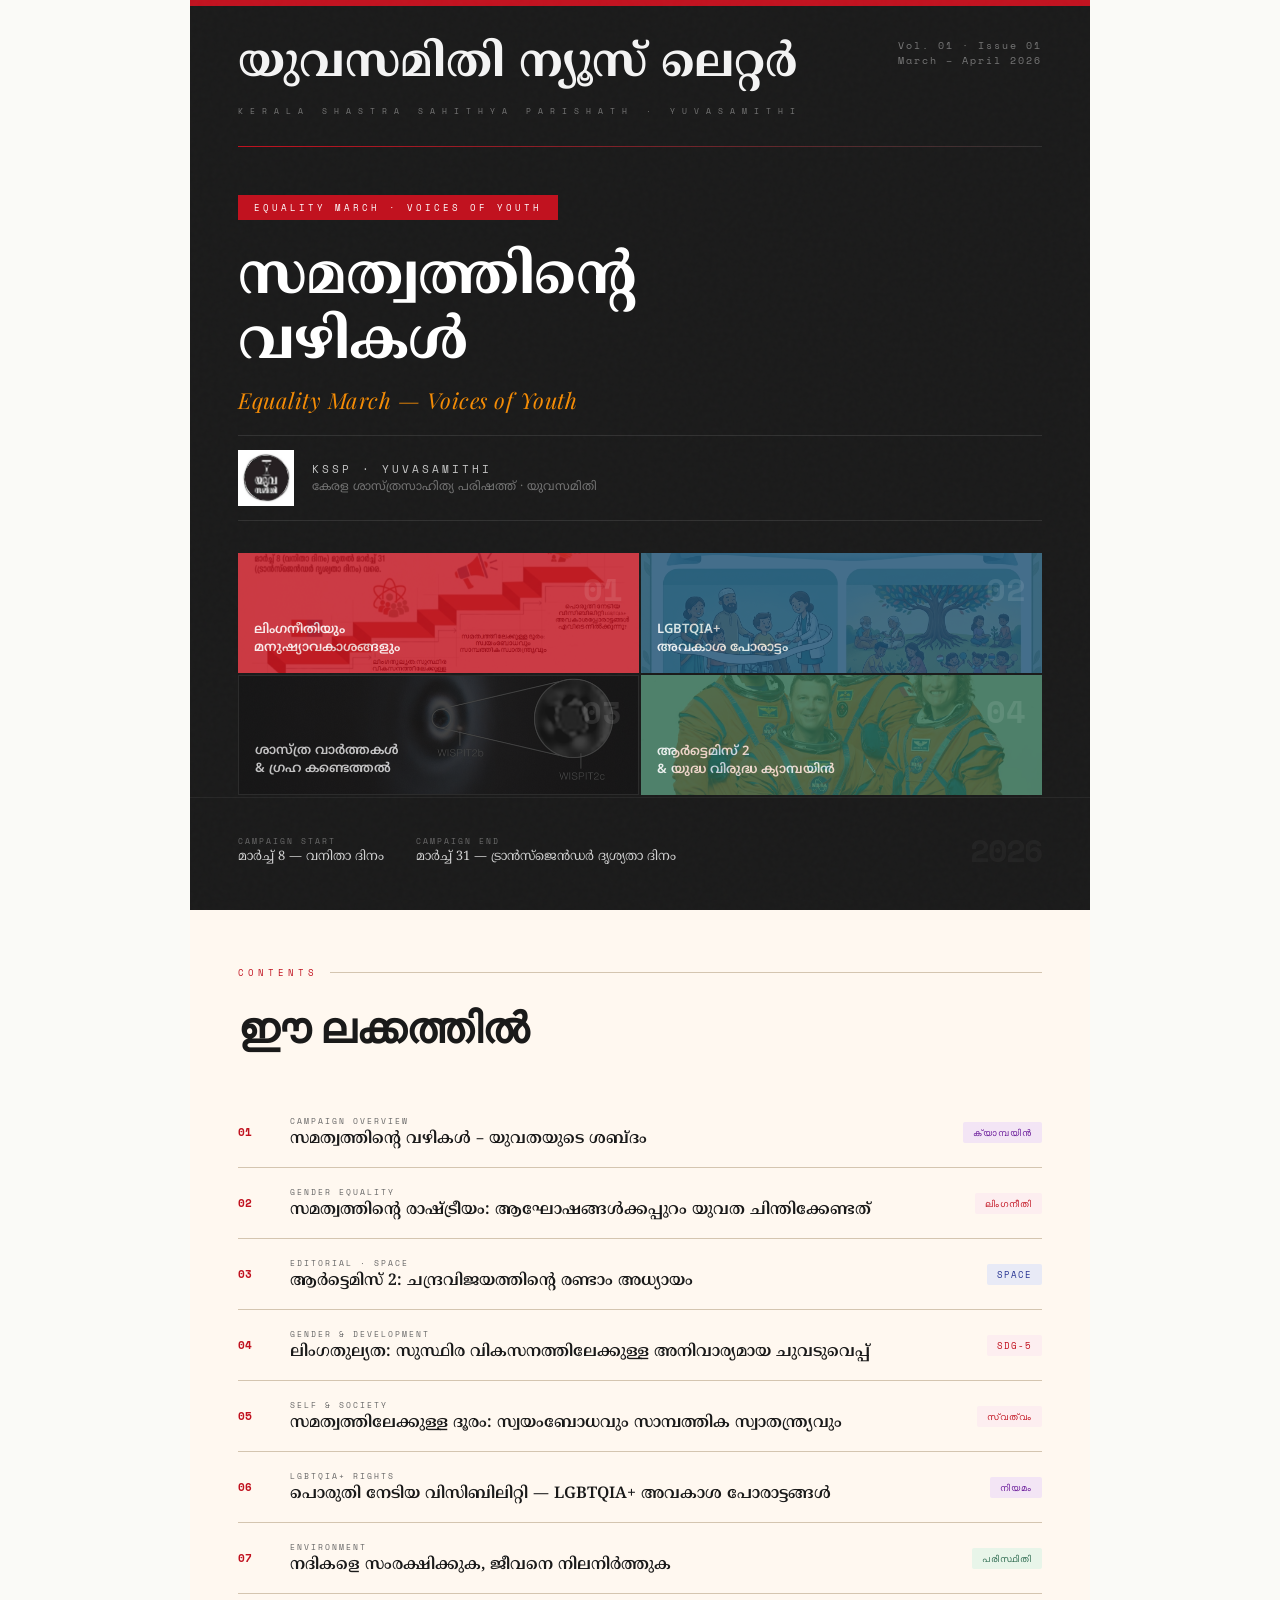
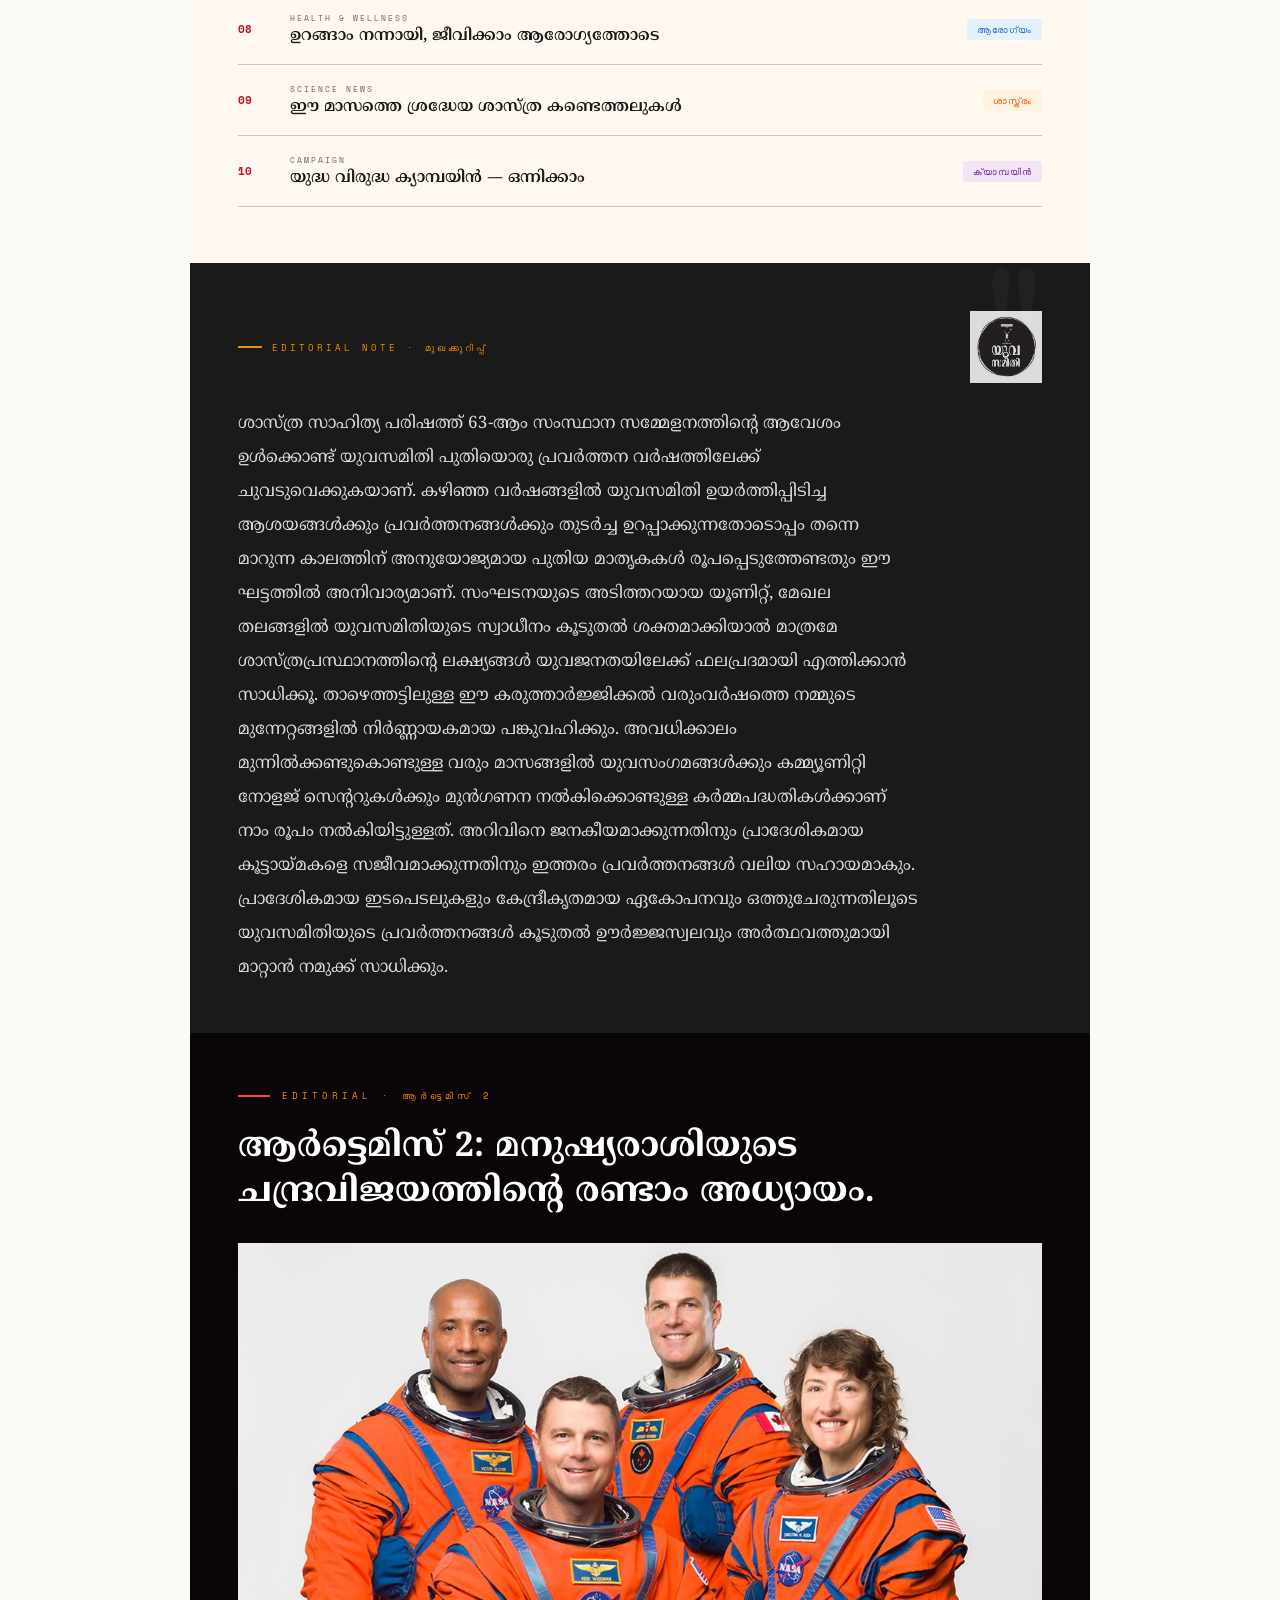
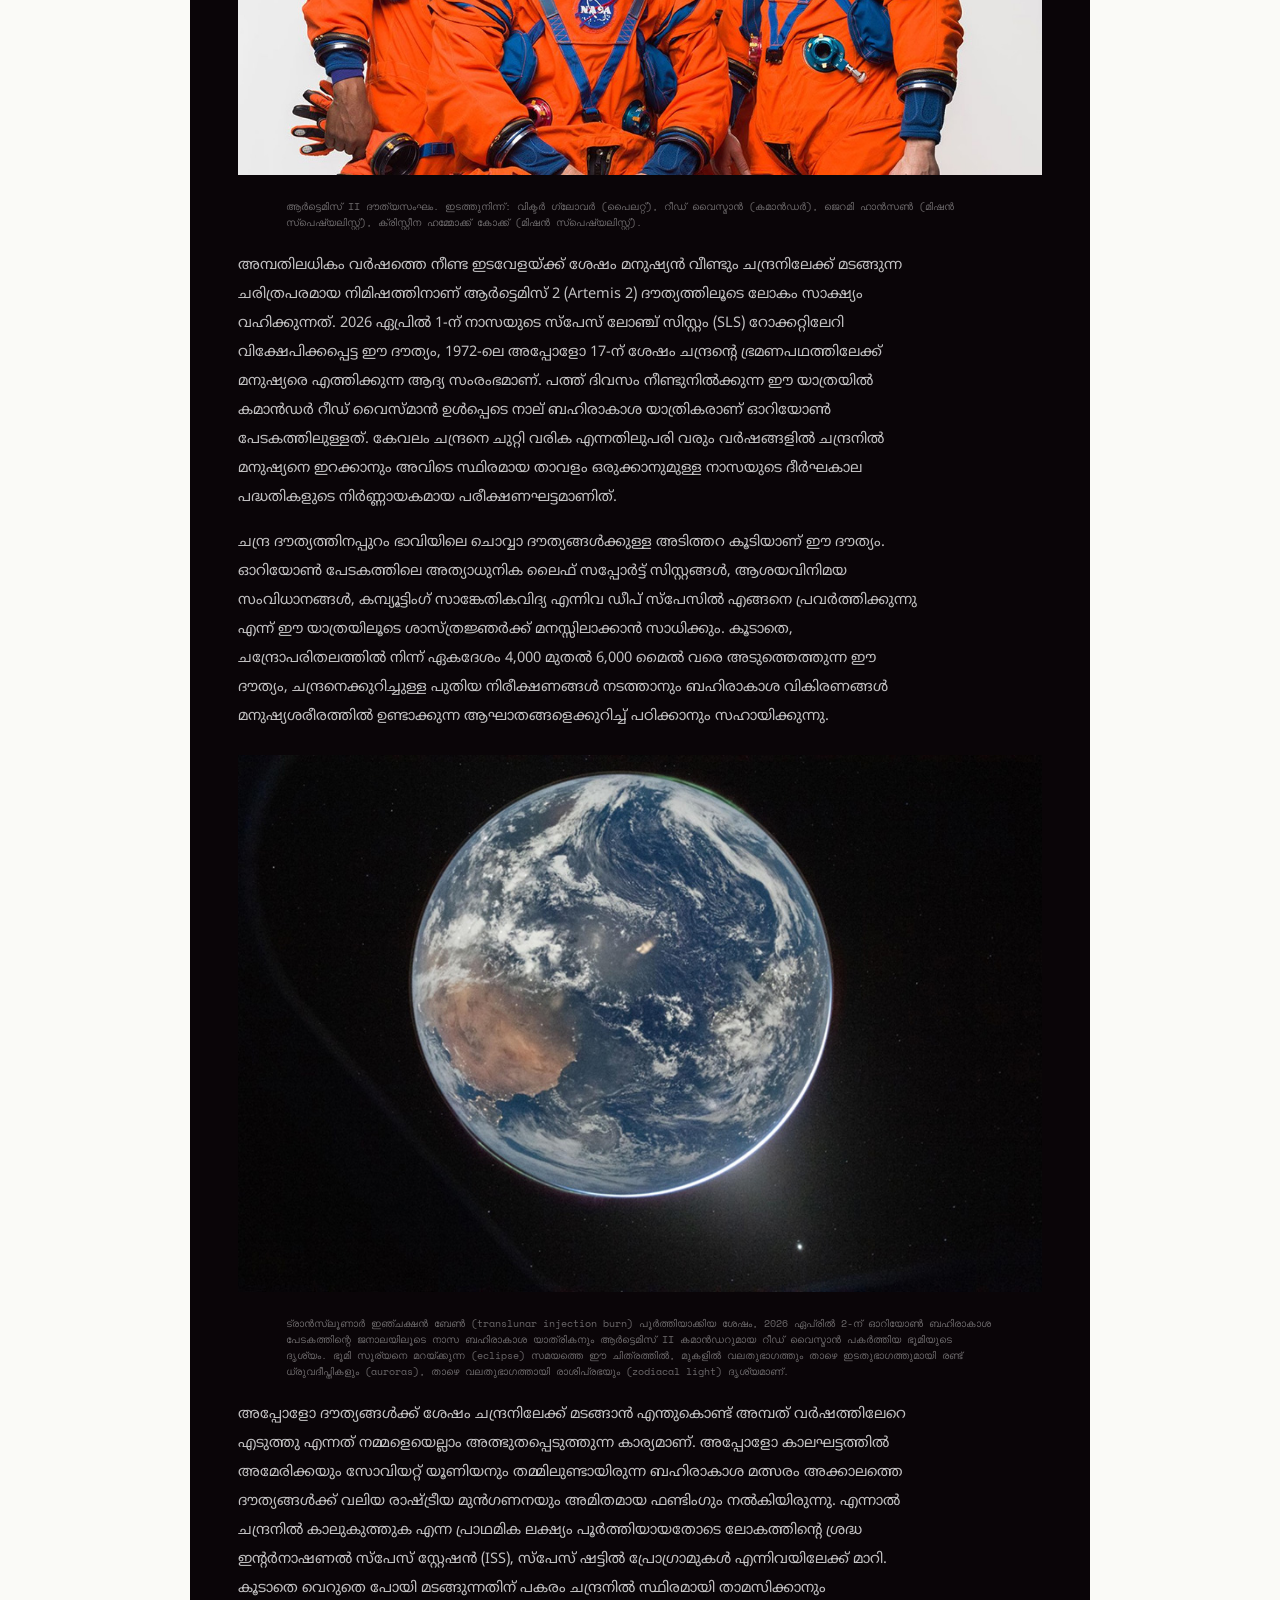
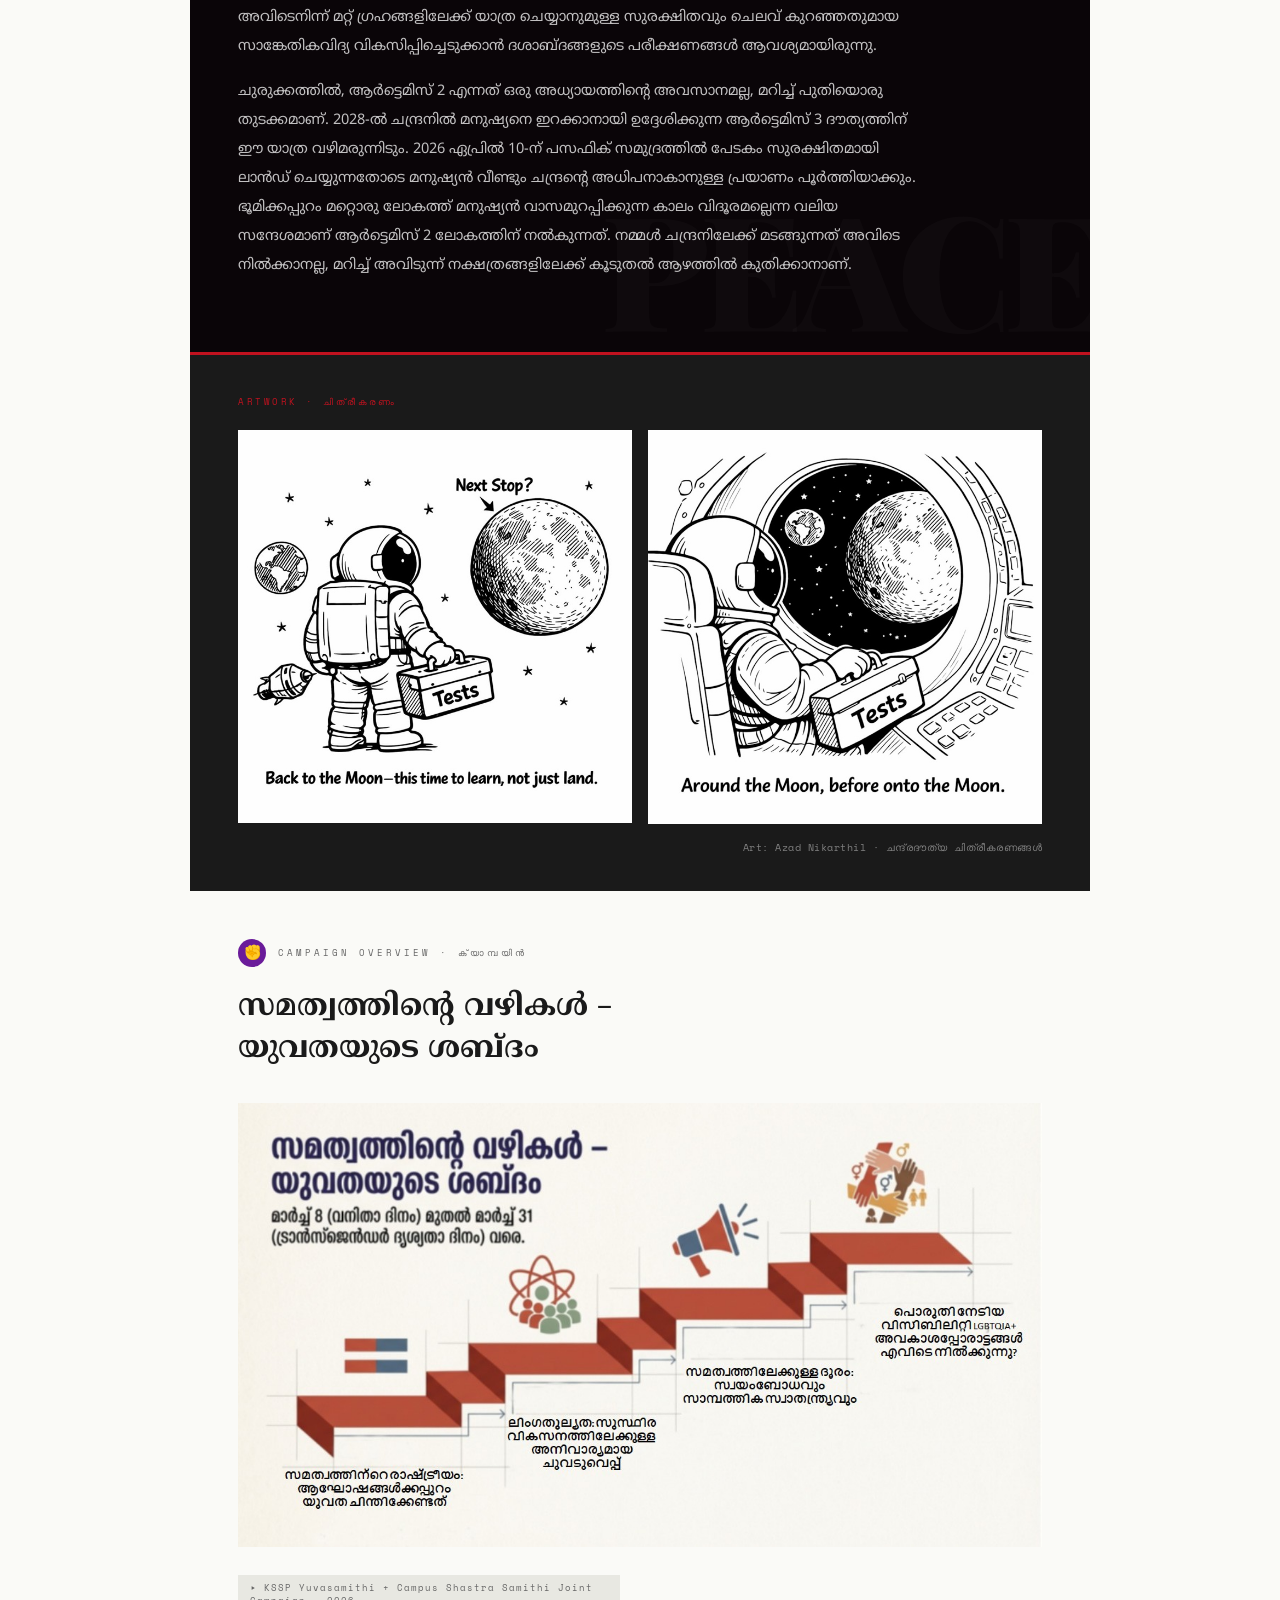
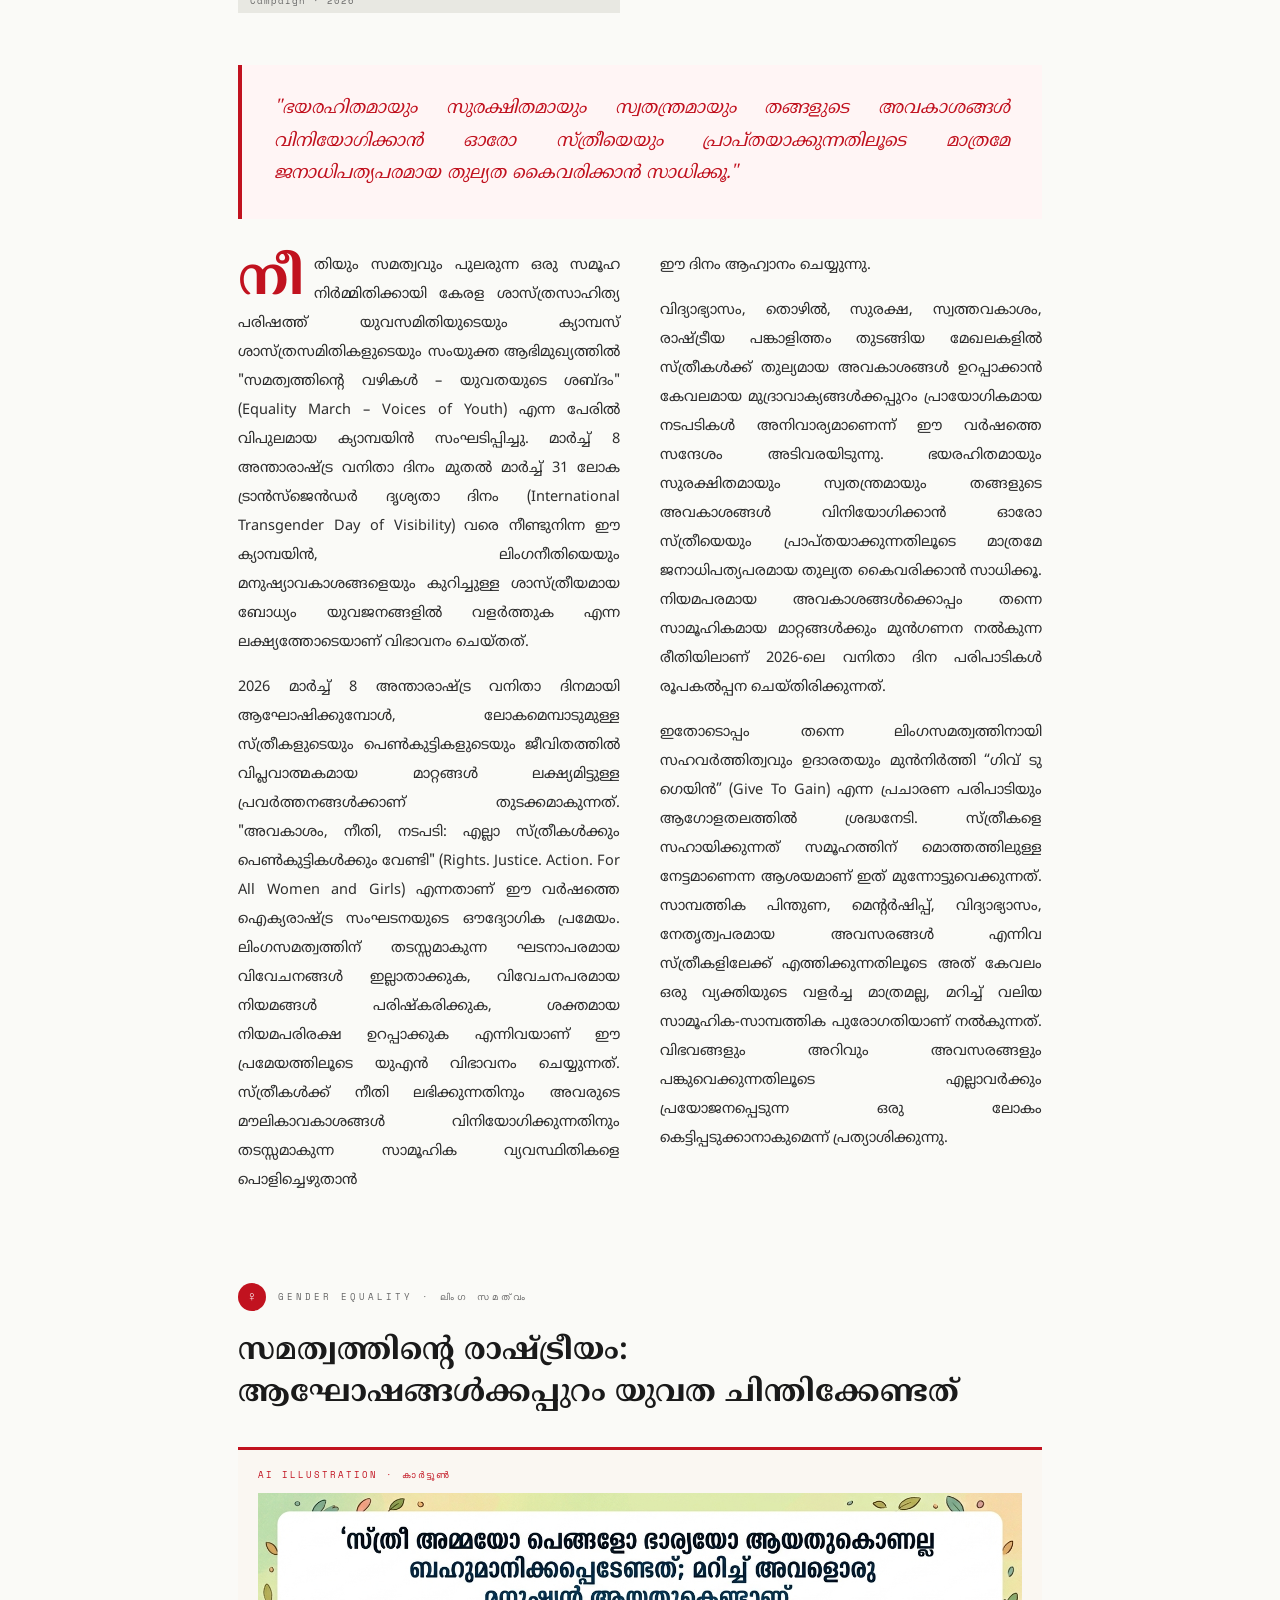
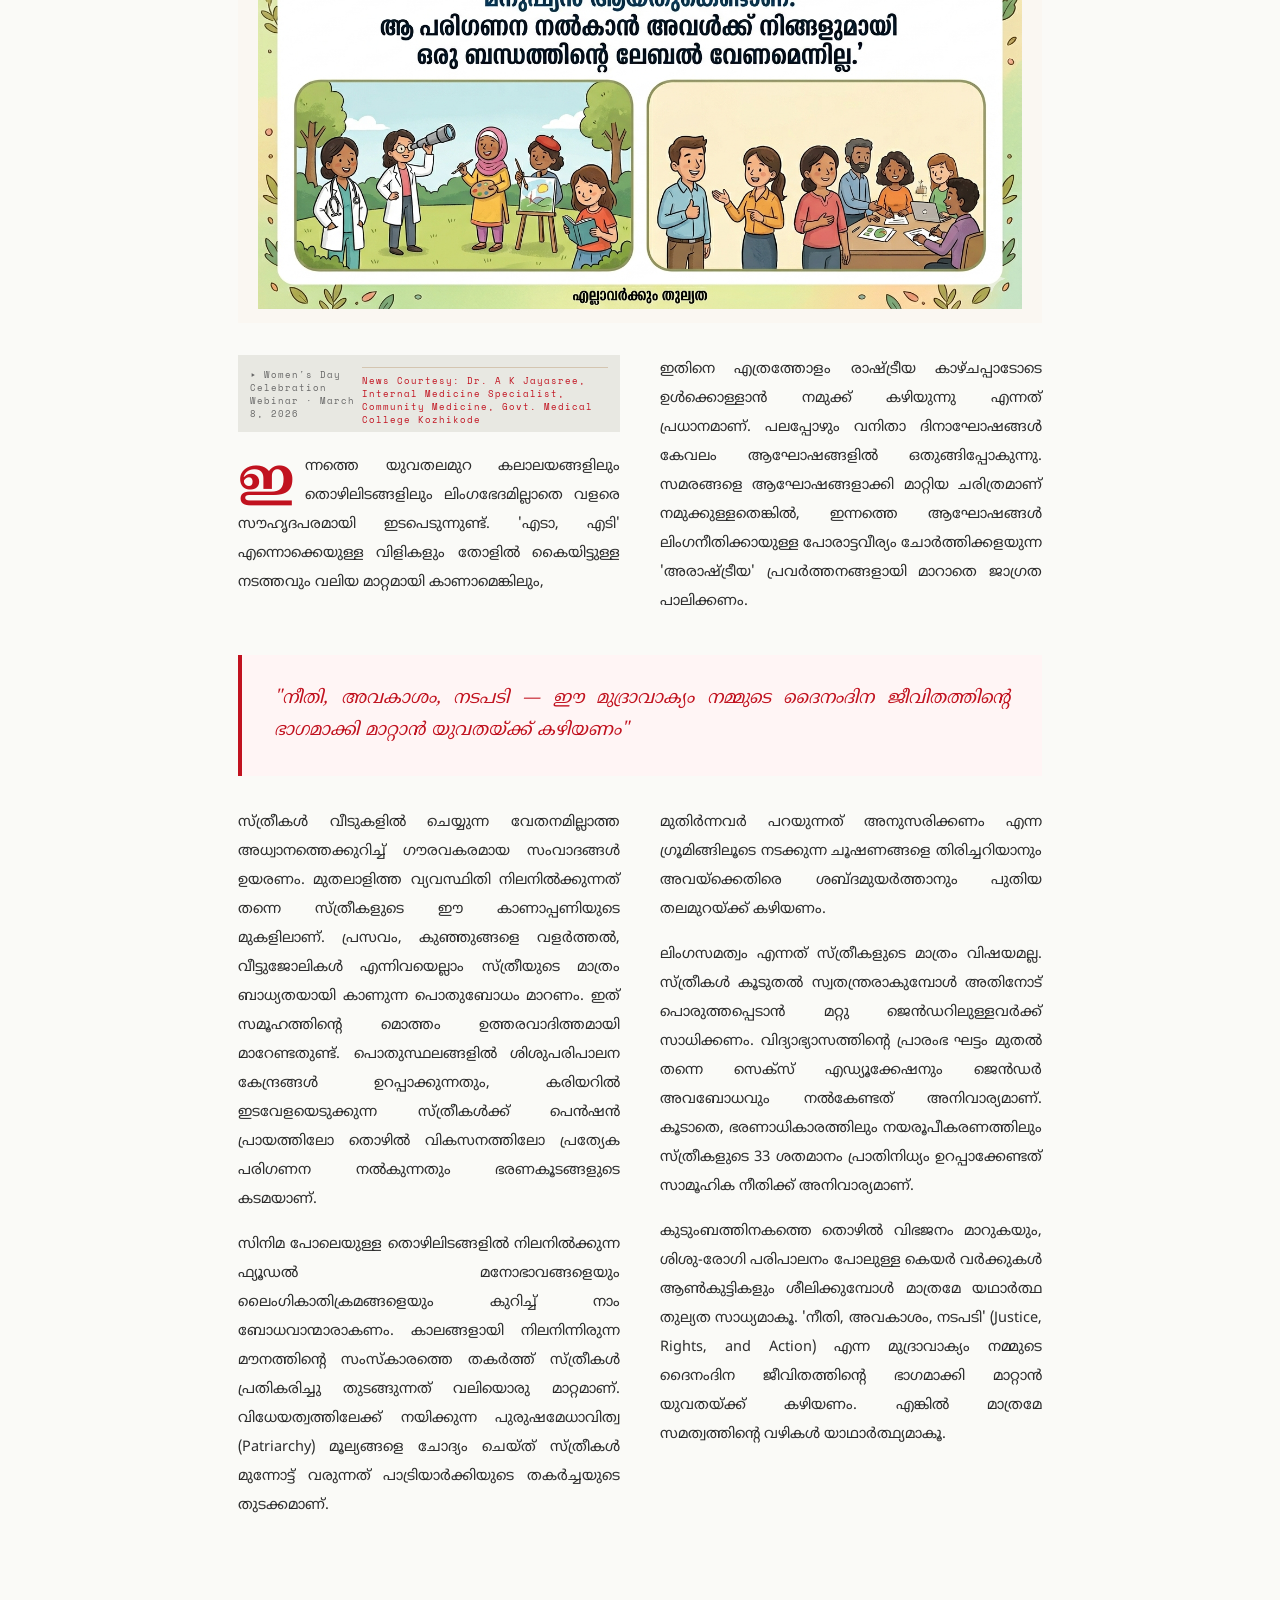
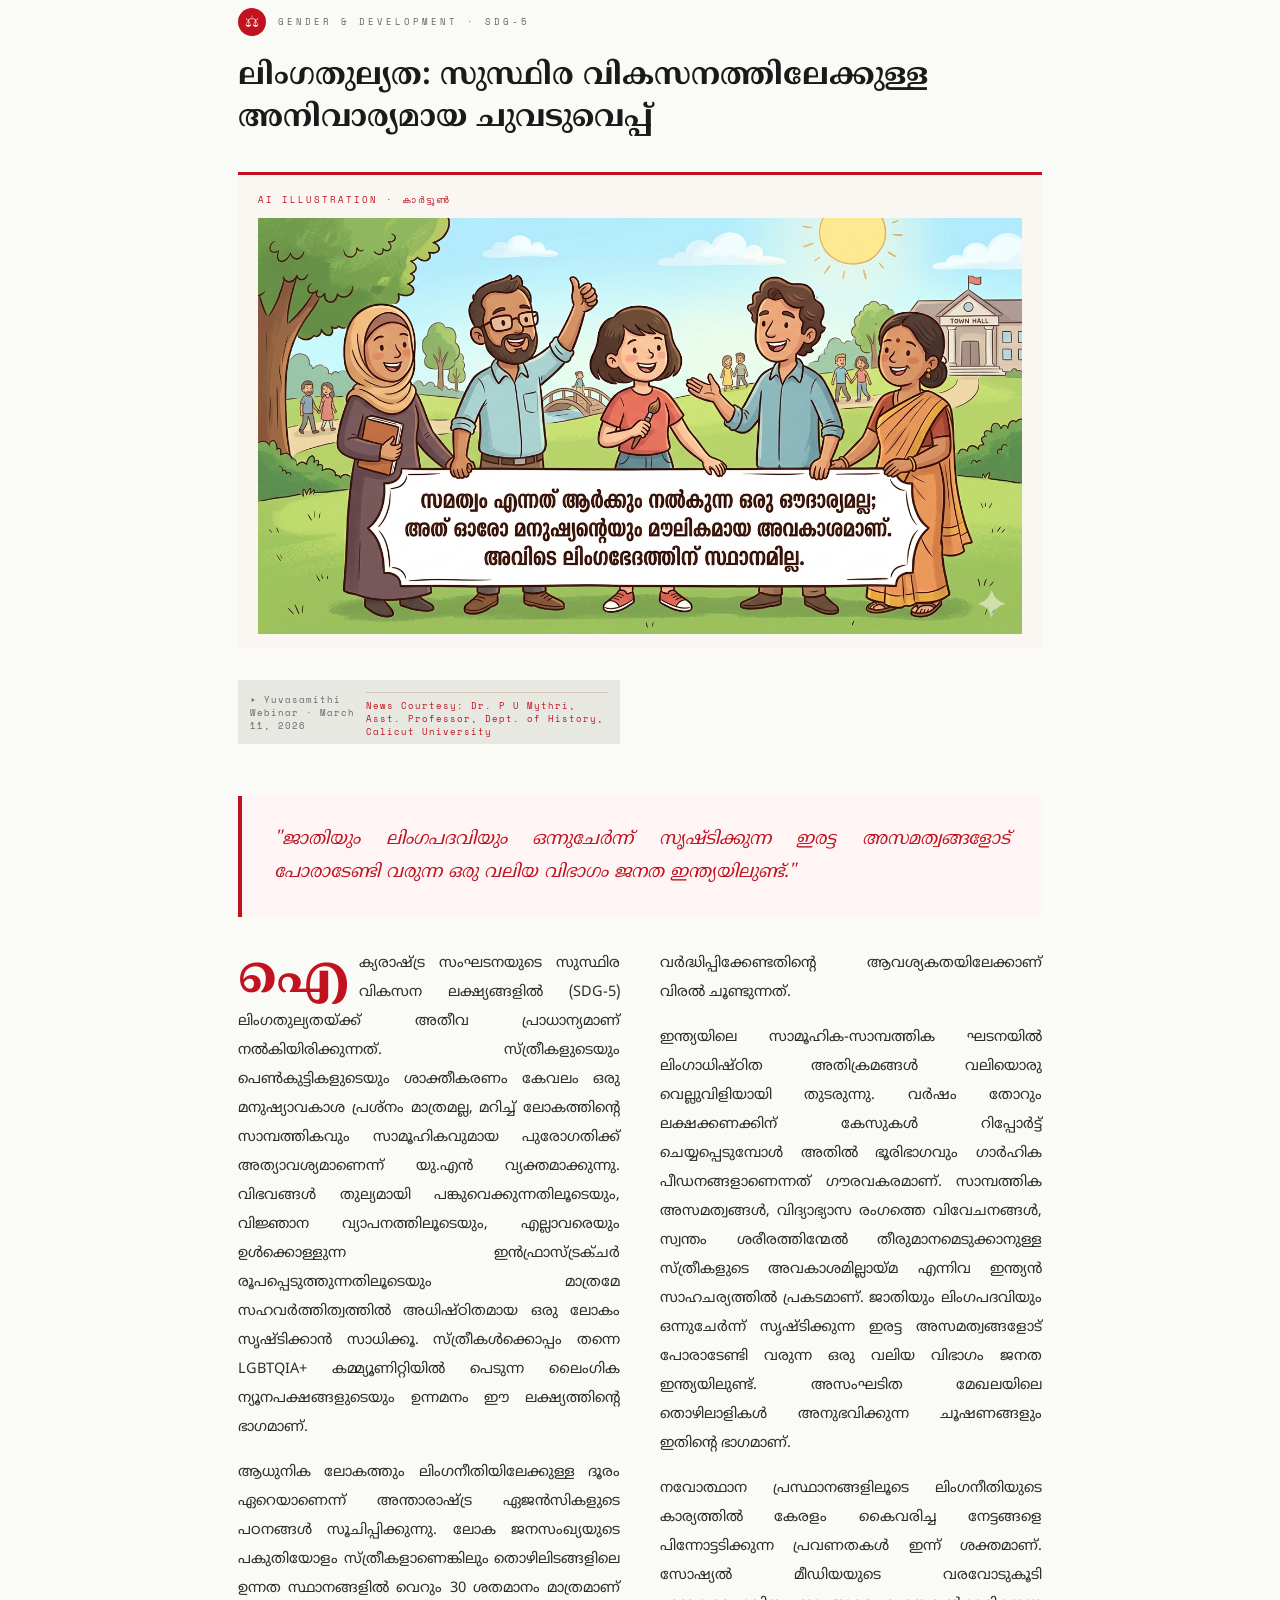
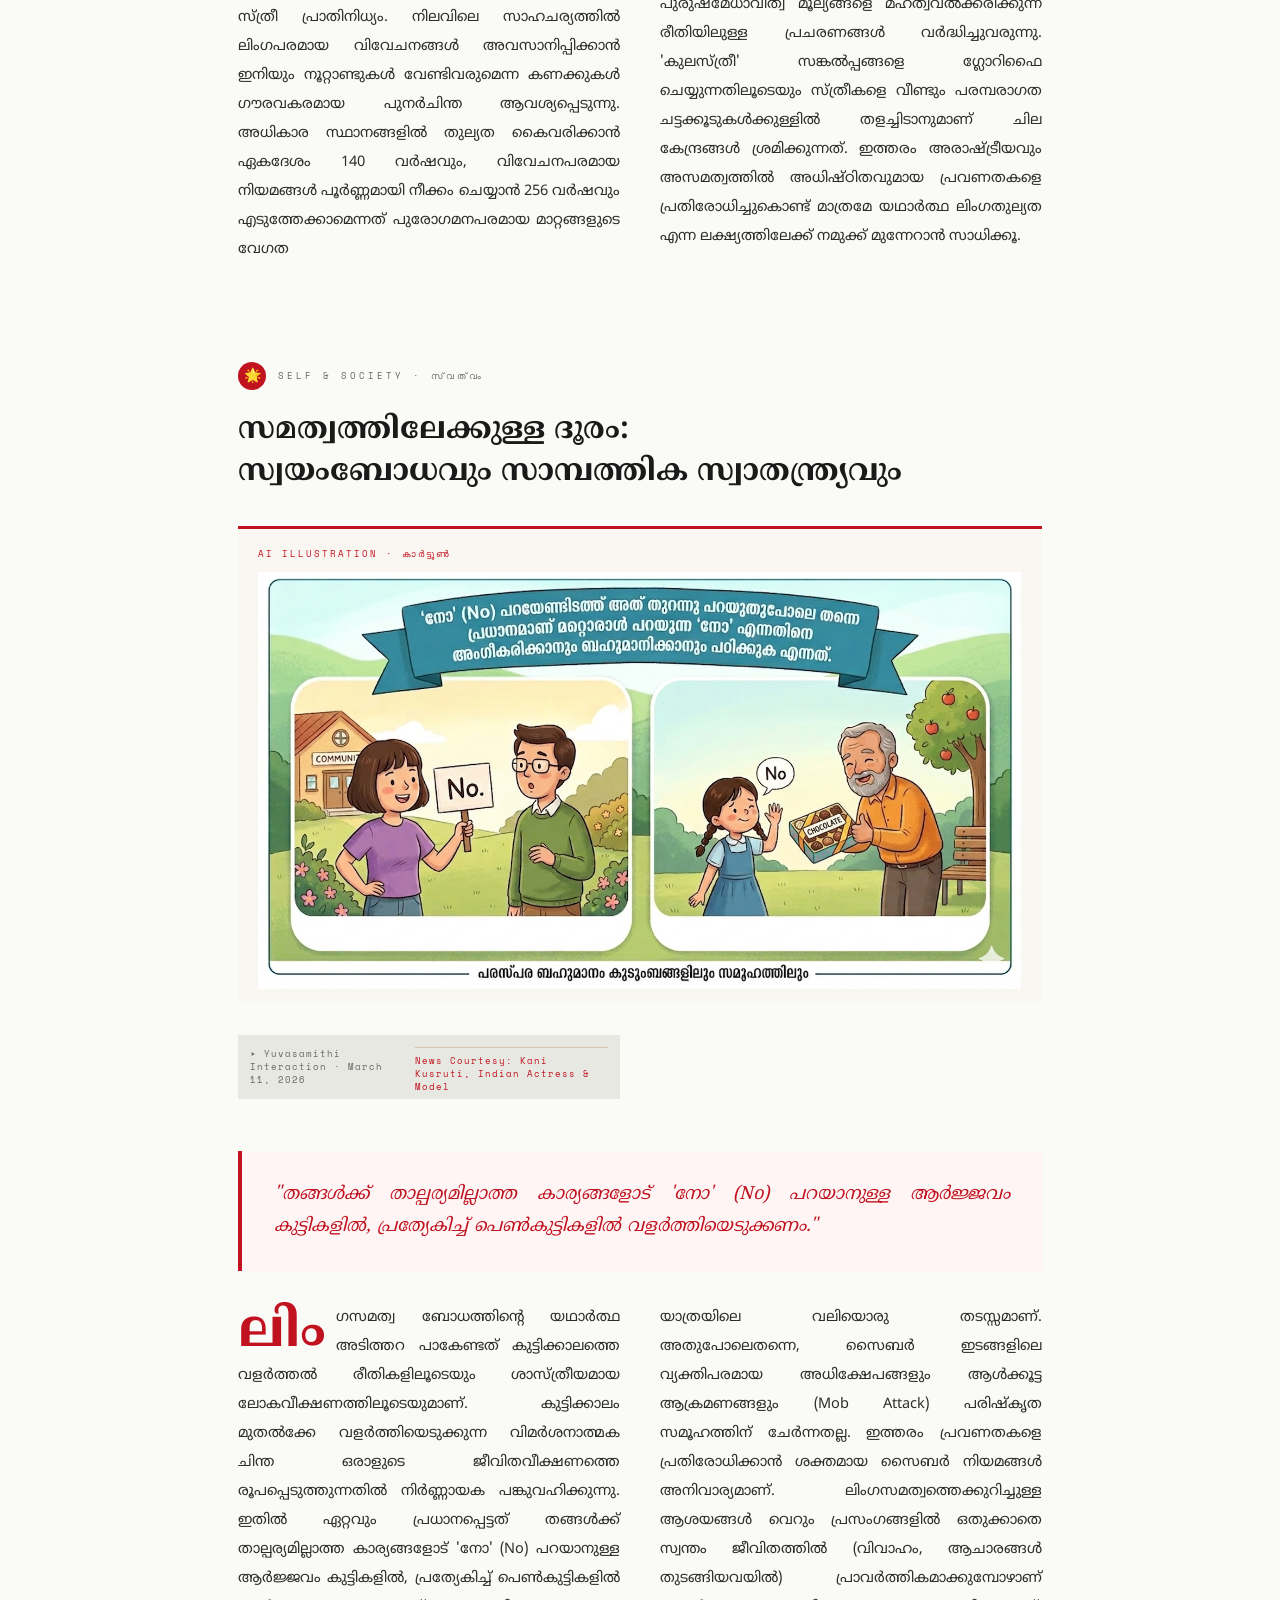
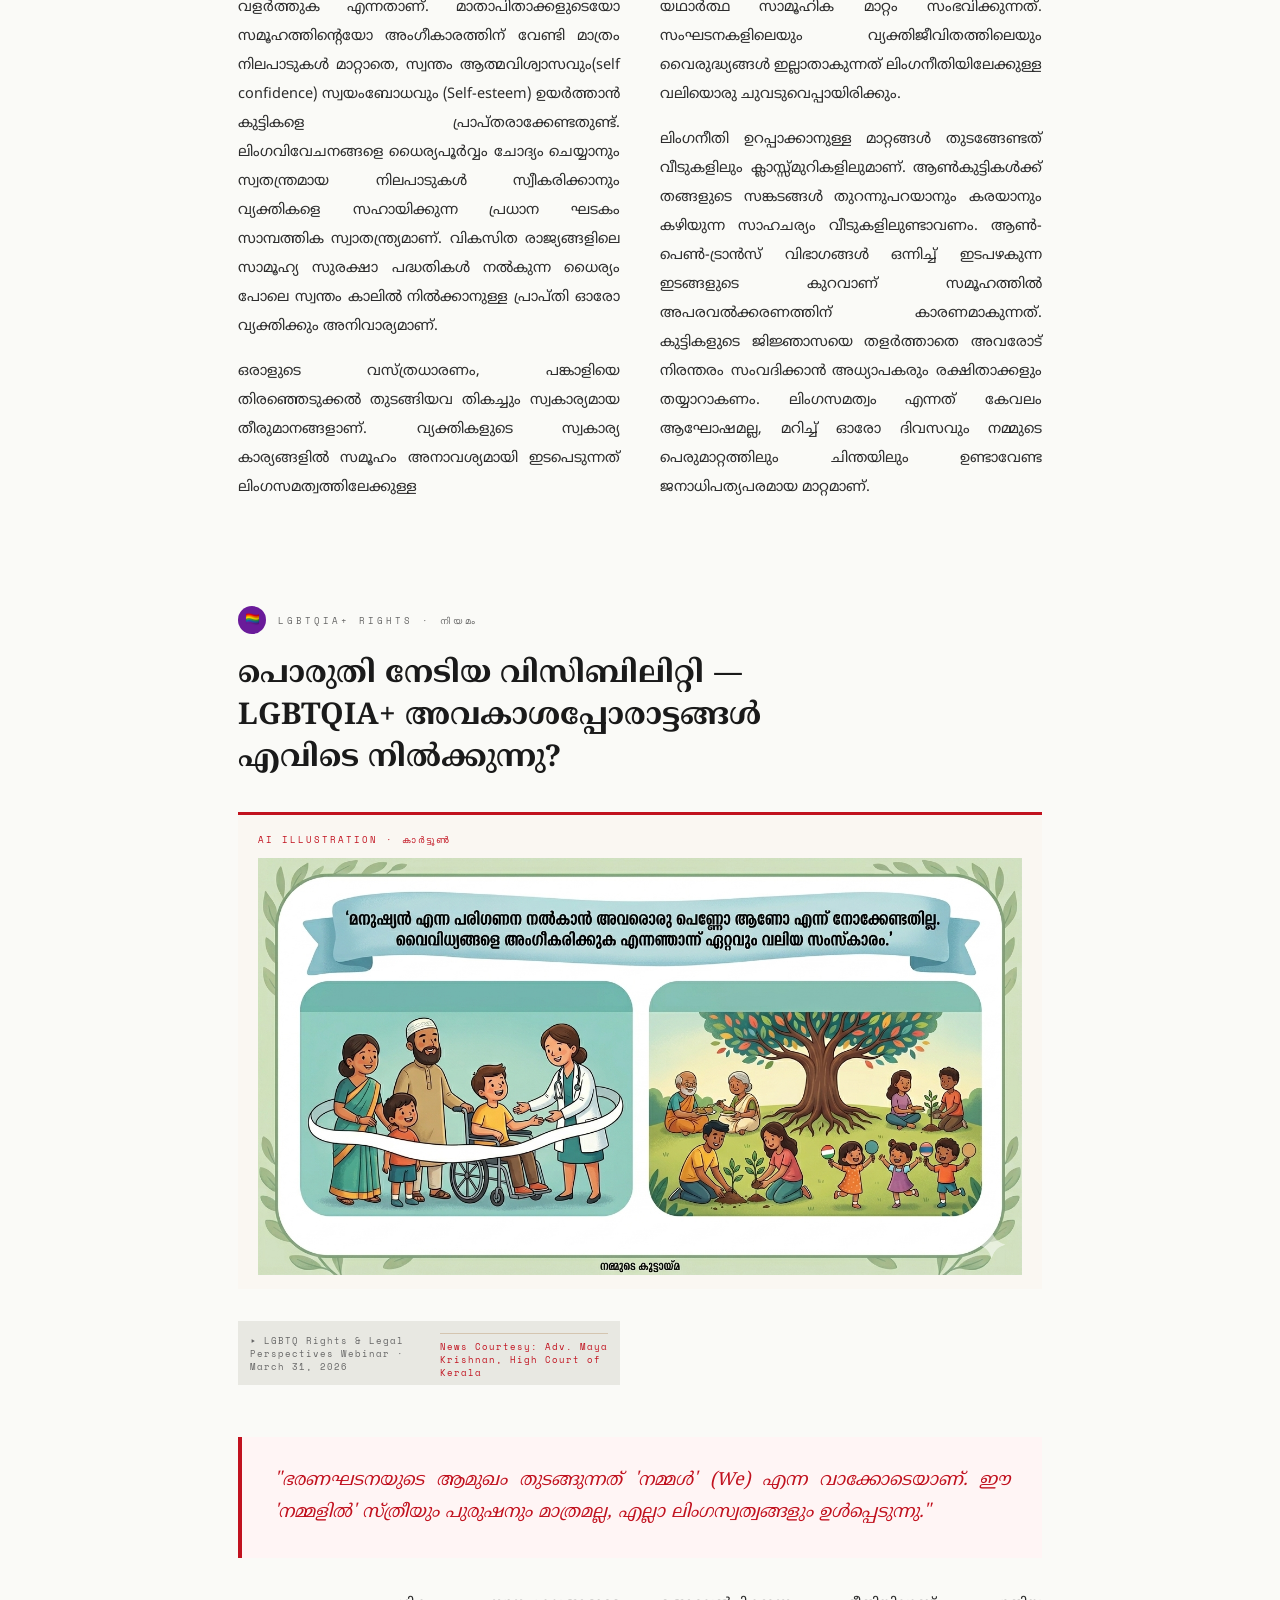
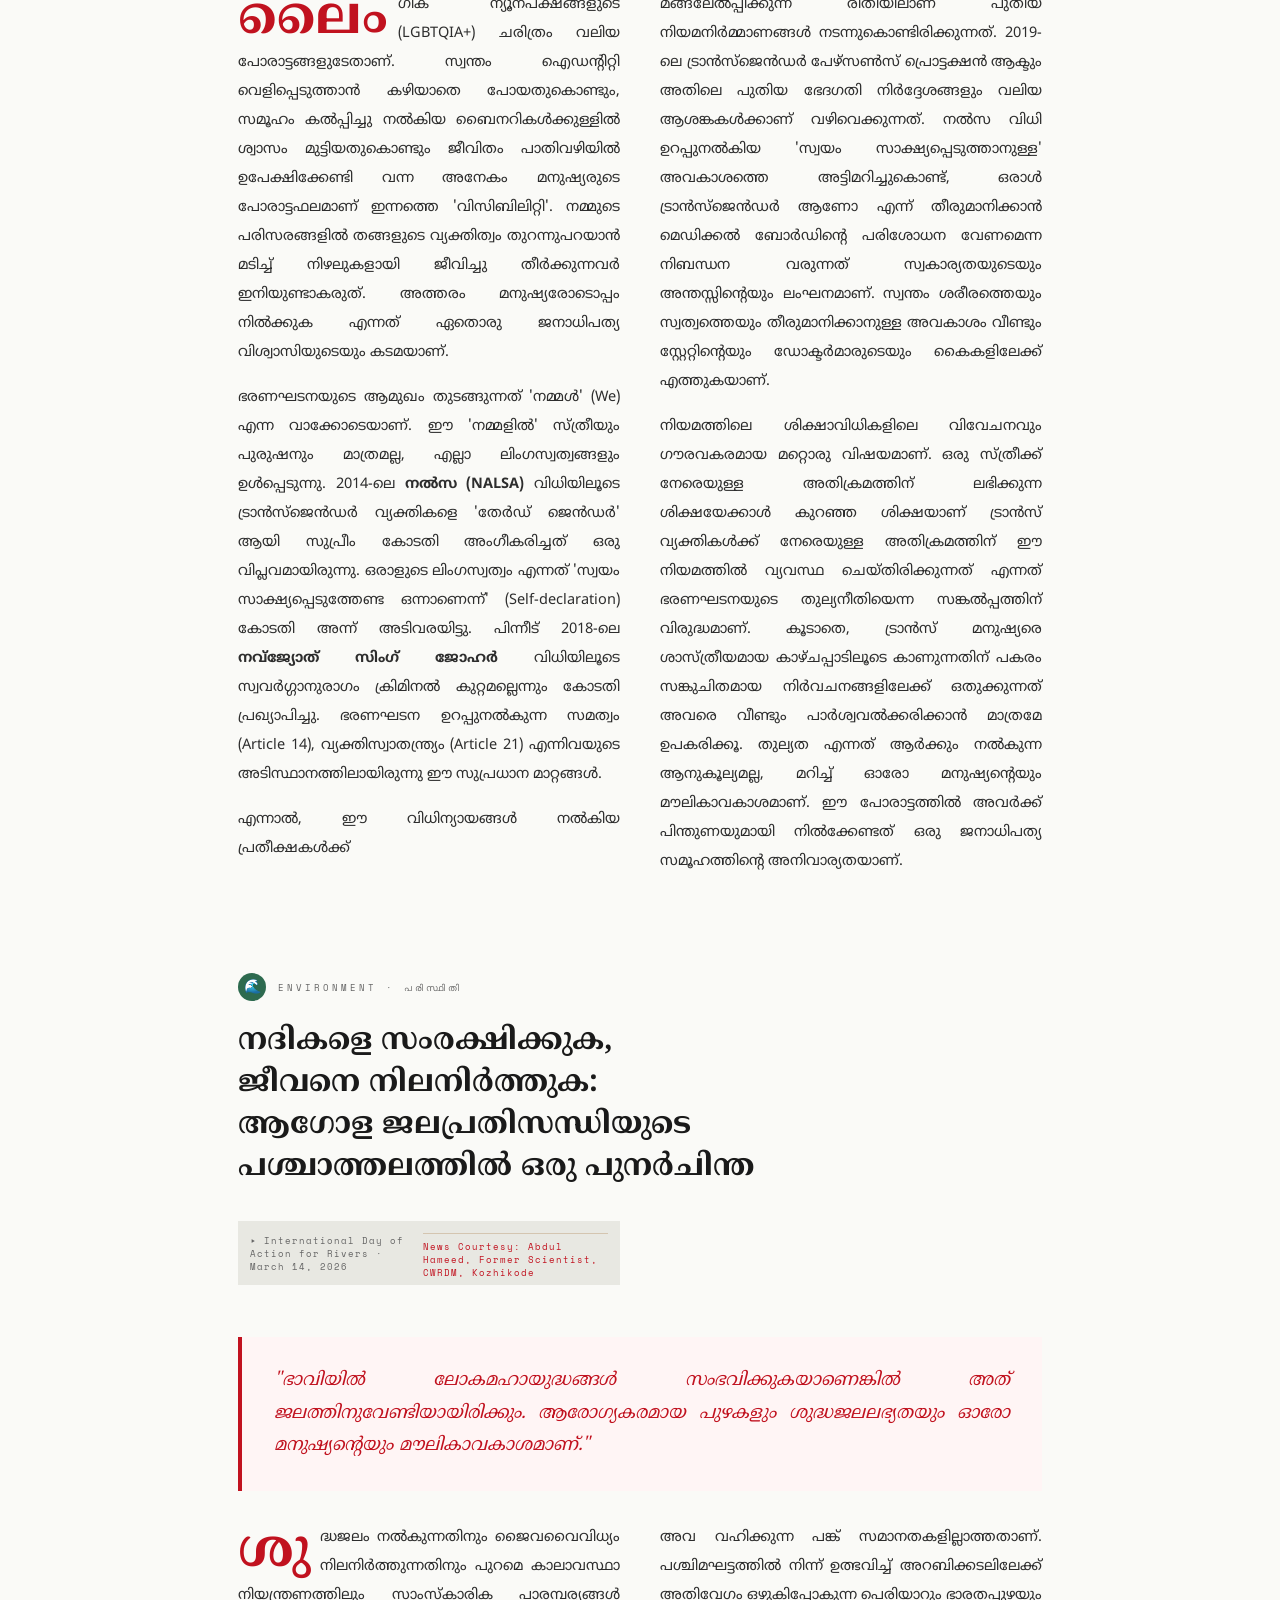
<file: newsletter_march/newsletter_equality_march_2026.html>
<!DOCTYPE html>
<html lang="ml" dir="ltr">
<head>
<meta charset="UTF-8">
<meta name="viewport" content="width=device-width, initial-scale=1.0">
<title>KSSP യുവസമിതി ന്യൂസ്‌ലെറ്റർ – മാർച്ച്–ഏപ്രിൽ 2026 · സമത്വത്തിന്റെ വഴികൾ</title>
<link href="https://fonts.googleapis.com/css2?family=Noto+Serif+Malayalam:wght@300;400;600;700&family=Noto+Sans+Malayalam:wght@300;400;500;600&family=Playfair+Display:wght@400;700;900&family=Space+Mono:wght@400;700&display=swap" rel="stylesheet">
<style>

  :root {
    --deep-red: #C1121F;
    --rich-orange: #E85D04;
    --warm-amber: #F48C06;
    --cream: #FFF8F0;
    --off-white: #FAFAF7;
    --charcoal: #1A1A1A;
    --dark-gray: #2D2D2D;
    --mid-gray: #666666;
    --light-gray: #E8E8E2;
    --accent-green: #2D6A4F;
    --accent-teal: #1B4F72;
    --border: #D4C5B0;
    --tag-bg: #FEF3C7;
  }

  * { margin: 0; padding: 0; box-sizing: border-box; }

  body {
    font-family: 'Noto Sans Malayalam', sans-serif;
    background: var(--off-white);
    color: var(--charcoal);
    max-width: 900px;
    margin: 0 auto;
  }

  /* ─── COVER PAGE ─── */
  .cover {
    background: var(--charcoal);
    min-height: 100vh;
    position: relative;
    overflow: hidden;
    display: flex;
    flex-direction: column;
    page-break-after: always;
  }

  .cover-noise {
    position: absolute;
    inset: 0;
    background-image: url("data:image/svg+xml,%3Csvg viewBox='0 0 200 200' xmlns='http://www.w3.org/2000/svg'%3E%3Cfilter id='n'%3E%3CfeTurbulence type='fractalNoise' baseFrequency='0.9' numOctaves='4' stitchTiles='stitch'/%3E%3C/filter%3E%3Crect width='100%25' height='100%25' filter='url(%23n)' opacity='0.04'/%3E%3C/svg%3E");
    opacity: 0.5;
    pointer-events: none;
  }

  .cover-top-stripe {
    background: var(--deep-red);
    height: 6px;
    width: 100%;
  }

  .cover-header {
    padding: 32px 48px 0;
    display: flex;
    justify-content: space-between;
    align-items: flex-start;
    position: relative;
    z-index: 2;
  }

  .cover-org {
    font-family: 'Space Mono', monospace;
    font-size: 10px;
    letter-spacing: 3px;
    color: rgba(255,255,255,0.5);
    text-transform: uppercase;
    line-height: 1.8;
  }

  .cover-issue {
    font-family: 'Space Mono', monospace;
    font-size: 10px;
    letter-spacing: 2px;
    color: rgba(255,255,255,0.4);
    text-align: right;
  }

  .cover-divider {
    margin: 28px 48px 0;
    height: 1px;
    background: linear-gradient(90deg, var(--deep-red) 0%, rgba(255,255,255,0.1) 100%);
    position: relative;
    z-index: 2;
  }

  .cover-hero {
    flex: 1;
    padding: 48px 48px 0;
    position: relative;
    z-index: 2;
  }

  .cover-campaign-tag {
    display: inline-block;
    background: var(--deep-red);
    color: white;
    font-family: 'Space Mono', monospace;
    font-size: 9px;
    letter-spacing: 3px;
    padding: 6px 16px;
    text-transform: uppercase;
    margin-bottom: 28px;
  }

  .cover-title-ml {
    font-family: 'Noto Serif Malayalam', serif;
    font-size: 56px;
    font-weight: 700;
    color: white;
    line-height: 1.15;
    letter-spacing: -1px;
    margin-bottom: 8px;
  }

  .cover-title-en {
    font-family: 'Playfair Display', serif;
    font-size: 22px;
    font-weight: 400;
    color: var(--warm-amber);
    font-style: italic;
    letter-spacing: 0.5px;
    margin-bottom: 20px;
  }

  .cover-publisher-band {
    display: flex;
    align-items: center;
    gap: 18px;
    margin-bottom: 32px;
    padding: 14px 0;
    border-top: 1px solid rgba(255,255,255,0.1);
    border-bottom: 1px solid rgba(255,255,255,0.1);
  }

  .cover-pub-logo {
    width: 56px;
    height: 56px;
    object-fit: contain;
    flex-shrink: 0;
  }

  .cover-pub-text {
    display: flex;
    flex-direction: column;
    gap: 3px;
  }

  .cover-pub-name {
    font-family: 'Space Mono', monospace;
    font-size: 11px;
    letter-spacing: 3px;
    color: rgba(255,255,255,0.75);
    text-transform: uppercase;
  }

  .cover-pub-ml {
    font-family: 'Noto Sans Malayalam', sans-serif;
    font-size: 12px;
    color: rgba(255,255,255,0.38);
  }

  .cover-visual-block {
    display: grid;
    grid-template-columns: 1fr 1fr;
    gap: 2px;
    margin-bottom: 0;
  }

  .cover-cell {
    height: 120px;
    display: flex;
    align-items: flex-end;
    padding: 16px;
    position: relative;
    overflow: hidden;
  }

  .cover-cell:nth-child(1) { background: var(--deep-red); }
  .cover-cell:nth-child(2) { background: var(--accent-teal); }
  .cover-cell:nth-child(3) { background: #1A1A1A; border: 1px solid rgba(255,255,255,0.08); }
  .cover-cell:nth-child(4) { background: var(--accent-green); }

  .cover-cell-label {
    font-family: 'Noto Sans Malayalam', sans-serif;
    font-size: 13px;
    font-weight: 600;
    color: rgba(255,255,255,0.9);
    line-height: 1.4;
  }

  .cover-cell-num {
    position: absolute;
    top: 12px;
    right: 16px;
    font-family: 'Space Mono', monospace;
    font-size: 32px;
    font-weight: 700;
    color: rgba(255,255,255,0.1);
  }

  .cover-bottom {
    padding: 28px 48px 36px;
    position: relative;
    z-index: 2;
    border-top: 1px solid rgba(255,255,255,0.06);
    margin-top: 2px;
    display: flex;
    justify-content: space-between;
    align-items: center;
  }

  .cover-dates {
    display: flex;
    gap: 32px;
  }

  .cover-date-item {
    display: flex;
    flex-direction: column;
    gap: 2px;
  }

  .cover-date-label {
    font-family: 'Space Mono', monospace;
    font-size: 8px;
    color: rgba(255,255,255,0.35);
    letter-spacing: 2px;
    text-transform: uppercase;
  }

  .cover-date-val {
    font-family: 'Noto Serif Malayalam', serif;
    font-size: 13px;
    color: rgba(255,255,255,0.8);
  }

  .cover-vol {
    font-family: 'Space Mono', monospace;
    font-size: 32px;
    font-weight: 700;
    color: rgba(255,255,255,0.04);
    letter-spacing: -2px;
    user-select: none;
  }

  /* ─── CONTENTS PAGE ─── */
  .contents-page {
    background: var(--cream);
    padding: 56px 48px;
    page-break-after: always;
  }

  .section-eyebrow {
    font-family: 'Space Mono', monospace;
    font-size: 9px;
    letter-spacing: 4px;
    text-transform: uppercase;
    color: var(--deep-red);
    margin-bottom: 24px;
    display: flex;
    align-items: center;
    gap: 12px;
  }

  .section-eyebrow::after {
    content: '';
    flex: 1;
    height: 1px;
    background: var(--border);
  }

  .contents-title {
    font-family: 'Playfair Display', serif;
    font-size: 42px;
    font-weight: 900;
    color: var(--charcoal);
    margin-bottom: 48px;
    line-height: 1.1;
  }

  .toc-list {
    list-style: none;
    display: grid;
    gap: 0;
  }

  .toc-item {
    display: grid;
    grid-template-columns: 36px 1fr auto;
    align-items: center;
    gap: 16px;
    padding: 18px 0;
    border-bottom: 1px solid var(--border);
    cursor: pointer;
  }

  .toc-num {
    font-family: 'Space Mono', monospace;
    font-size: 11px;
    color: var(--deep-red);
    font-weight: 700;
  }

  .toc-section {
    display: flex;
    flex-direction: column;
    gap: 2px;
  }

  .toc-cat {
    font-family: 'Space Mono', monospace;
    font-size: 8px;
    letter-spacing: 2px;
    text-transform: uppercase;
    color: var(--mid-gray);
  }

  .toc-name {
    font-family: 'Noto Serif Malayalam', serif;
    font-size: 16px;
    font-weight: 600;
    color: var(--charcoal);
  }

  .toc-tag {
    font-family: 'Space Mono', monospace;
    font-size: 9px;
    padding: 4px 10px;
    border-radius: 2px;
    text-transform: uppercase;
    letter-spacing: 1px;
    white-space: nowrap;
  }

  .tag-gender { background: #FDEEF0; color: var(--deep-red); }
  .tag-env { background: #E8F5E9; color: var(--accent-green); }
  .tag-health { background: #E3F2FD; color: #1565C0; }
  .tag-science { background: #FFF3E0; color: #E65100; }
  .tag-campaign { background: #F3E5F5; color: #6A1B9A; }
  .tag-space { background: #E8EAF6; color: #283593; }

  /* ─── EDITORIAL BANNER ─── */
  .editorial-banner {
    background: var(--charcoal);
    color: white;
    padding: 48px;
    position: relative;
    overflow: hidden;
  }

  .editorial-banner::before {
    content: '"';
    font-family: 'Playfair Display', serif;
    font-size: 240px;
    color: rgba(255,255,255,0.03);
    position: absolute;
    top: -40px;
    right: 40px;
    line-height: 1;
  }

  .editorial-masthead {
    display: flex;
    justify-content: space-between;
    align-items: center;
    margin-bottom: 24px;
  }

  .editorial-pub-logo {
    width: 72px;
    height: 72px;
    object-fit: contain;
    opacity: 0.85;
    flex-shrink: 0;
  }

  .editorial-label {
    font-family: 'Space Mono', monospace;
    font-size: 9px;
    letter-spacing: 3px;
    color: var(--warm-amber);
    text-transform: uppercase;
    margin-bottom: 0;
    display: flex;
    align-items: center;
    gap: 10px;
  }

  .editorial-label::before {
    content: '';
    width: 24px;
    height: 2px;
    background: var(--warm-amber);
  }

  .editorial-text {
    font-family: 'Noto Serif Malayalam', serif;
    font-size: 17px;
    line-height: 2;
    color: rgba(255,255,255,0.85);
    max-width: 680px;
    position: relative;
    z-index: 1;
  }

  /* ─── ARTICLE PAGES ─── */
  .article-spread {
    padding: 0 0 40px;
  }

  .article-header {
    padding: 48px 48px 0;
    margin-bottom: 32px;
  }

  .article-category-bar {
    display: flex;
    align-items: center;
    gap: 12px;
    margin-bottom: 20px;
  }

  .article-category-icon {
    width: 28px;
    height: 28px;
    border-radius: 50%;
    display: flex;
    align-items: center;
    justify-content: center;
    font-size: 14px;
  }

  .cat-gender { background: var(--deep-red); color: white; }
  .cat-env { background: var(--accent-green); color: white; }
  .cat-health { background: var(--accent-teal); color: white; }
  .cat-science { background: var(--rich-orange); color: white; }
  .cat-campaign { background: #6A1B9A; color: white; }

  .article-category-name {
    font-family: 'Space Mono', monospace;
    font-size: 9px;
    letter-spacing: 3px;
    text-transform: uppercase;
    color: var(--mid-gray);
  }

  .article-title {
    font-family: 'Noto Serif Malayalam', serif;
    font-size: 30px;
    font-weight: 700;
    color: var(--charcoal);
    line-height: 1.4;
    margin-bottom: 12px;
  }

  .article-subtitle {
    font-family: 'Noto Sans Malayalam', sans-serif;
    font-size: 14px;
    color: var(--mid-gray);
    line-height: 1.7;
    font-style: italic;
    border-left: 3px solid var(--deep-red);
    padding-left: 14px;
  }

  .article-body {
    padding: 0 48px;
    columns: 2;
    column-gap: 40px;
  }

  .article-body p {
    font-family: 'Noto Sans Malayalam', sans-serif;
    font-size: 14.5px;
    line-height: 2;
    color: var(--dark-gray);
    margin-bottom: 16px;
    text-align: justify;
    hyphens: auto;
    break-inside: avoid;
  }

  .article-body .drop-cap::first-letter {
    font-family: 'Noto Serif Malayalam', serif;
    font-size: 52px;
    font-weight: 700;
    float: left;
    line-height: 0.9;
    margin: 8px 10px -4px 0;
    color: var(--deep-red);
  }

  .article-full {
    padding: 0 48px;
    columns: 1;
  }

  .article-full p {
    font-family: 'Noto Sans Malayalam', sans-serif;
    font-size: 14.5px;
    line-height: 2;
    color: var(--dark-gray);
    margin-bottom: 16px;
    text-align: justify;
  }

  .pullquote {
    margin: 32px 0;
    padding: 28px 32px;
    border-left: 4px solid var(--deep-red);
    background: #FFF5F5;
    break-inside: avoid;
    column-span: all;
  }

  .pullquote p {
    font-family: 'Noto Serif Malayalam', serif !important;
    font-size: 18px !important;
    font-style: italic;
    color: var(--deep-red) !important;
    line-height: 1.8 !important;
    margin: 0 !important;
  }

  .source-tag {
    display: inline-flex;
    align-items: center;
    gap: 6px;
    background: var(--light-gray);
    padding: 6px 12px;
    font-family: 'Space Mono', monospace;
    font-size: 9px;
    letter-spacing: 1px;
    color: var(--mid-gray);
    margin-bottom: 20px;
    column-span: all;
  }

  /* ─── ARTICLE DIVIDER ─── */
  .article-divider {
    margin: 40px 48px 0;
    display: flex;
    align-items: center;
    gap: 16px;
  }

  .article-divider::before,
  .article-divider::after {
    content: '';
    flex: 1;
    height: 1px;
    background: var(--border);
  }

  .article-divider-text {
    font-family: 'Space Mono', monospace;
    font-size: 8px;
    letter-spacing: 3px;
    color: var(--border);
    text-transform: uppercase;
  }

  /* ─── SCIENCE NEWS CARD ─── */
  .science-card {
    margin: 0 48px 32px;
    border: 1px solid var(--border);
    padding: 28px;
    break-inside: avoid;
  }

  .science-card-header {
    display: flex;
    justify-content: space-between;
    align-items: flex-start;
    margin-bottom: 16px;
  }

  .science-card-title {
    font-family: 'Noto Serif Malayalam', serif;
    font-size: 18px;
    font-weight: 700;
    color: var(--charcoal);
    line-height: 1.45;
    flex: 1;
    padding-right: 16px;
  }

  .science-card-date {
    font-family: 'Space Mono', monospace;
    font-size: 9px;
    color: var(--mid-gray);
    letter-spacing: 1px;
    white-space: nowrap;
  }

  .science-card-body {
    font-family: 'Noto Sans Malayalam', sans-serif;
    font-size: 13.5px;
    line-height: 1.9;
    color: var(--dark-gray);
    margin-bottom: 14px;
  }

  .science-card-body p {
    margin-bottom: 10px;
    text-align: justify;
  }

  .science-card .science-caption {
    font-size: 11px;
    color: var(--mid-gray);
    line-height: 1.5;
    margin: 8px 0 16px;
  }

  .science-card-body .science-ref {
    font-size: 11px;
    color: var(--mid-gray);
    font-style: italic;
    margin-top: 8px;
    margin-bottom: 0;
  }

  .doi-link {
    font-family: 'Space Mono', monospace;
    font-size: 9px;
    color: var(--accent-teal);
    text-decoration: none;
    letter-spacing: 0.5px;
    display: inline-flex;
    align-items: center;
    gap: 4px;
  }

  .doi-link::before {
    content: '↗';
    font-size: 11px;
  }

  /* ─── TIPS BOX ─── */
  .tips-box {
    margin: 0 48px 32px;
    background: var(--accent-teal);
    color: white;
    padding: 28px 32px;
  }

  .tips-title {
    font-family: 'Noto Serif Malayalam', serif;
    font-size: 18px;
    font-weight: 700;
    margin-bottom: 20px;
    padding-bottom: 12px;
    border-bottom: 1px solid rgba(255,255,255,0.2);
  }

  .tips-list {
    list-style: none;
    display: grid;
    gap: 12px;
  }

  .tips-list li {
    font-family: 'Noto Sans Malayalam', sans-serif;
    font-size: 13px;
    line-height: 1.8;
    padding-left: 24px;
    position: relative;
    color: rgba(255,255,255,0.9);
  }

  .tips-list li::before {
    content: '→';
    position: absolute;
    left: 0;
    color: var(--warm-amber);
    font-weight: bold;
  }

  /* ─── ANTI-WAR SECTION ─── */
  .antiwar-block {
    background: #0A0A0A;
    color: white;
    padding: 56px 48px;
    position: relative;
    overflow: hidden;
    page-break-before: always;
  }

  .antiwar-block::after {
    content: 'PEACE';
    font-family: 'Playfair Display', serif;
    font-size: 160px;
    font-weight: 900;
    color: rgba(255,255,255,0.025);
    position: absolute;
    bottom: -20px;
    right: -10px;
    letter-spacing: -8px;
    user-select: none;
  }

  .antiwar-eyebrow {
    font-family: 'Space Mono', monospace;
    font-size: 9px;
    letter-spacing: 4px;
    color: #FF4444;
    text-transform: uppercase;
    margin-bottom: 24px;
    display: flex;
    align-items: center;
    gap: 12px;
  }

  .antiwar-eyebrow::before {
    content: '';
    width: 32px;
    height: 2px;
    background: #FF4444;
  }

  .antiwar-title {
    font-family: 'Noto Serif Malayalam', serif;
    font-size: 34px;
    font-weight: 700;
    color: white;
    margin-bottom: 28px;
    line-height: 1.3;
    position: relative;
    z-index: 1;
  }

  .antiwar-body {
    font-family: 'Noto Sans Malayalam', sans-serif;
    font-size: 14.5px;
    line-height: 2;
    color: rgba(255,255,255,0.75);
    max-width: 680px;
    position: relative;
    z-index: 1;
  }

  .antiwar-body p {
    margin-bottom: 16px;
  }

  /* ─── BACK COVER ─── */
  .back-cover {
    background: var(--charcoal);
    min-height: auto;
    display: flex;
    flex-direction: column;
    position: relative;
    overflow: hidden;
    page-break-before: always;
  }

  .back-cover-top {
    flex: 1;
    display: flex;
    flex-direction: column;
    justify-content: center;
    align-items: center;
    text-align: center;
    padding: 80px 48px 40px;
    position: relative;
    z-index: 1;
  }

  .back-cover-circle {
    width: 200px;
    height: 200px;
    border-radius: 50%;
    border: 1px solid rgba(255,255,255,0.08);
    display: flex;
    align-items: center;
    justify-content: center;
    margin-bottom: 40px;
    position: relative;
  }

  .back-cover-circle::before {
    content: '';
    position: absolute;
    width: 170px;
    height: 170px;
    border-radius: 50%;
    border: 1px solid rgba(255,255,255,0.04);
  }

  .back-cover-initials {
    font-family: 'Playfair Display', serif;
    font-size: 48px;
    font-weight: 900;
    color: rgba(255,255,255,0.8);
    letter-spacing: 2px;
  }

  .back-cover-tagline {
    font-family: 'Noto Serif Malayalam', serif;
    font-size: 24px;
    font-weight: 600;
    color: rgba(255,255,255,0.9);
    margin-bottom: 16px;
    line-height: 1.5;
  }

  .back-cover-sub {
    font-family: 'Space Mono', monospace;
    font-size: 11px;
    letter-spacing: 3px;
    color: rgba(255,255,255,0.3);
    text-transform: uppercase;
    margin-bottom: 48px;
  }

  .back-cover-april-days {
    margin: 0 48px;
    padding: 32px 0;
    border-top: 1px solid rgba(255,255,255,0.06);
    border-bottom: 1px solid rgba(255,255,255,0.06);
  }

  .april-days-title {
    font-family: 'Space Mono', monospace;
    font-size: 9px;
    letter-spacing: 4px;
    color: var(--warm-amber);
    text-transform: uppercase;
    margin-bottom: 24px;
    text-align: center;
  }

  .april-days-grid {
    display: grid;
    grid-template-columns: repeat(5, 1fr);
    gap: 2px;
  }

  .april-day-card {
    padding: 16px 12px;
    text-align: center;
  }

  .april-day-card:nth-child(1) { background: rgba(193,18,31,0.6); }
  .april-day-card:nth-child(2) { background: rgba(27,79,114,0.6); }
  .april-day-card:nth-child(3) { background: rgba(45,106,79,0.6); }
  .april-day-card:nth-child(4) { background: rgba(232,93,4,0.6); }
  .april-day-card:nth-child(5) { background: rgba(106,27,154,0.5); }

  .april-day-icon {
    font-size: 20px;
    margin-bottom: 8px;
  }

  .april-day-name {
    font-family: 'Noto Serif Malayalam', serif;
    font-size: 12px;
    color: rgba(255,255,255,0.9);
    line-height: 1.4;
    font-weight: 600;
  }

  .back-cover-motto {
    display: flex;
    flex-direction: column;
    align-items: center;
    padding: 32px 48px;
    border-top: 1px solid rgba(255,255,255,0.06);
    text-align: center;
  }

  .back-cover-logos-row {
    display: flex;
    justify-content: center;
    align-items: flex-start;
    gap: 40px;
    margin-bottom: 20px;
    width: 100%;
  }

  .back-cover-logo-unit {
    display: flex;
    flex-direction: column;
    align-items: center;
    gap: 10px;
  }

  .back-cover-logo-divider {
    width: 1px;
    background: rgba(255,255,255,0.12);
    align-self: stretch;
    margin: 8px 0;
  }

  .back-cover-logo {
    width: 72px;
    height: 72px;
    object-fit: contain;
  }

  .back-cover-org-name {
    font-family: 'Noto Serif Malayalam', serif;
    font-size: 15px;
    color: rgba(255,255,255,0.7);
    margin-bottom: 8px;
    font-weight: 600;
  }

  .back-cover-slogan {
    font-family: 'Noto Serif Malayalam', serif;
    font-size: 13px;
    color: var(--warm-amber);
    letter-spacing: 0.5px;
    line-height: 1.6;
  }

  .editorial-team {
    padding: 28px 48px 20px;
    border-top: 1px solid rgba(255,255,255,0.06);
    margin: 0 0 4px;
  }
  .editorial-team-label {
    font-family: 'Space Mono', monospace;
    font-size: 8px;
    letter-spacing: 3px;
    text-transform: uppercase;
    color: var(--warm-amber);
    margin-bottom: 14px;
    text-align: center;
  }
  .editorial-team-names {
    display: grid;
    grid-template-columns: repeat(3, 1fr);
    gap: 6px 24px;
  }
  .editorial-team-name {
    font-family: 'Noto Sans Malayalam', sans-serif;
    font-size: 12px;
    color: rgba(255,255,255,0.55);
    line-height: 1.6;
  }

  .back-cover-footer {
    padding: 28px 48px;
    display: flex;
    justify-content: space-between;
    align-items: center;
    position: relative;
    z-index: 1;
  }

  .footer-org {
    font-family: 'Space Mono', monospace;
    font-size: 9px;
    letter-spacing: 2px;
    color: rgba(255,255,255,0.25);
    text-transform: uppercase;
    line-height: 1.8;
  }

  .footer-bar {
    width: 40px;
    height: 3px;
    background: var(--deep-red);
  }

  /* ─── ACCENT ELEMENTS ─── */
  .red-rule {
    width: 40px;
    height: 3px;
    background: var(--deep-red);
    margin-bottom: 20px;
  }

  .section-break {
    margin: 48px 0;
    height: 1px;
    background: var(--border);
    position: relative;
  }

  .section-break::after {
    content: '◆';
    position: absolute;
    left: 50%;
    transform: translate(-50%, -50%);
    background: var(--off-white);
    padding: 0 12px;
    color: var(--border);
    font-size: 10px;
  }

  @media print {
    body { max-width: 100%; }
    .cover { min-height: 100vh; }
    .back-cover { min-height: auto; }
    .article-spread { page-break-inside: avoid; }
  }


  /* ─── FULL IMAGE STYLES (no cropping) ─── */
  .intro-img {
    width: 100%;
    height: auto;
    display: block;
    margin: 24px 0;
  }
  .article-img {
    width: calc(100% - 96px);
    height: auto;
    display: block;
    margin: 0 48px 28px;
  }

  /* ── AI Cartoon block (within article) ── */
  .ai-cartoon-block {
    margin: 28px 48px 32px;
    background: #FAF7F2;
    border-top: 3px solid var(--deep-red);
    padding: 18px 20px 14px;
  }
  .ai-cartoon-block img {
    width: 100%;
    height: auto;
    display: block;
  }
  .ai-cartoon-label {
    font-family: 'Space Mono', monospace;
    font-size: 9px;
    letter-spacing: 2px;
    text-transform: uppercase;
    color: var(--deep-red);
    margin-bottom: 12px;
  }
  .ai-cartoon-credit {
    font-family: 'Space Mono', monospace;
    font-size: 9px;
    color: var(--charcoal);
    text-align: right;
    margin-top: 10px;
    opacity: 0.55;
    letter-spacing: 0.5px;
  }

  @media (max-width: 640px) {
    .ai-cartoon-block {
      margin: 20px 0;
      border-top-width: 4px;
      padding: 16px 16px 12px;
    }
  }

  .science-img {
    width: 100%;
    height: auto;
    display: block;
    margin-bottom: 16px;
  }
  .editorial-img {
    width: 100%;
    height: auto;
    display: block;
    margin: 24px 0;
  }
  .editorial-img-half {
    width: calc(50% - 56px);
    height: auto;
    display: inline-block;
    margin: 12px 8px;
    vertical-align: top;
  }
  .editorial-imgs-row {
    padding: 0 48px;
    margin: 16px 0;
    line-height: 0;
  }

  /* ── Azad Nikarthil artwork section ── */
  .azad-cartoon-section {
    background: var(--charcoal);
    padding: 40px 48px 36px;
    border-top: 3px solid var(--deep-red);
  }
  .azad-cartoon-eyebrow {
    font-family: 'Space Mono', monospace;
    font-size: 9px;
    letter-spacing: 2.5px;
    text-transform: uppercase;
    color: var(--deep-red);
    margin-bottom: 22px;
  }
  .azad-cartoon-grid {
    display: grid;
    grid-template-columns: 1fr 1fr;
    gap: 16px;
  }
  .azad-cartoon-grid img {
    width: 100%;
    height: auto;
    display: block;
  }
  .azad-cartoon-credit {
    font-family: 'Space Mono', monospace;
    font-size: 10px;
    color: rgba(255,255,255,0.45);
    text-align: right;
    margin-top: 16px;
    letter-spacing: 0.5px;
  }
  @media (max-width: 640px) {
    .azad-cartoon-section { padding: 28px 20px 24px; }
    .azad-cartoon-grid { grid-template-columns: 1fr; gap: 12px; }
    .cartoon-section { padding: 28px 20px 24px; }
  }
  .antiwar-img {
    width: calc(50% - 12px);
    height: auto;
    display: inline-block;
    margin: 4px;
    vertical-align: top;
  }

  .cover-masthead-title {
    font-family: 'Noto Serif Malayalam', serif;
    font-size: 45px;
    font-weight: 700;
    color: rgba(255,255,255,0.95);
    letter-spacing: 0px;
    text-transform: none;
    line-height: 1.2;
    margin-bottom: 6px;
    padding-bottom: 6px;
    display: inline-block;
  }

  .cover-masthead-sub {
    font-family: 'Space Mono', monospace;
    font-size: 8px;
    letter-spacing: 7px;
    color: rgba(255,255,255,0.4);
    text-transform: uppercase;
  }

  .news-courtesy {
    font-family: 'Space Mono', monospace;
    font-size: 9px;
    color: var(--deep-red);
    letter-spacing: 1px;
    margin-top: 6px;
    padding-top: 6px;
    border-top: 1px solid var(--border);
  }

  .antiwar-subhead {
    font-family: 'Space Mono', monospace;
    font-size: 10px;
    letter-spacing: 3px;
    color: var(--warm-amber);
    text-transform: uppercase;
    padding: 0 48px;
    margin: 20px 0 12px;
  }


  .antiwar-imgs {
    margin: 20px 0;
    line-height: 0;
  }

  /* ── Yethu cartoon / war commentary section ── */
  .cartoon-section {
    background: #0A0A0A;
    padding: 0px 48px 48px;
    page-break-before: always;
  }
  .cartoon-eyebrow {
    font-family: 'Space Mono', monospace;
    font-size: 9px;
    letter-spacing: 3px;
    text-transform: uppercase;
    color: var(--warm-amber);
    margin-bottom: 16px;
  }
  .cartoon-headline {
    font-family: 'Noto Serif Malayalam', serif;
    font-size: 30px;
    font-weight: 700;
    color: white;
    line-height: 1.3;
    margin-bottom: 36px;
    max-width: 560px;
  }
  .cartoon-full-img {
    width: 100%;
    height: auto;
    display: block;
  }
  .cartoon-credit {
    font-family: 'Space Mono', monospace;
    font-size: 11px;
    color: var(--warm-amber);
    text-align: right;
    align-self: flex-end;
    margin-top: 18px;
    letter-spacing: 0.5px;
    opacity: 0.65;
  }

  .cover-hero-img {
    position: absolute;
    top: 0; left: 0; right: 0; bottom: 0;
    width: 100%; height: 100%;
    object-fit: cover;
    opacity: 0.18;
  }

</style>
</head>
<body>

<!-- ═══════════════════════════ COVER PAGE ═══════════════════════════ -->
<div class="cover">
  <div class="cover-noise"></div>
  <div class="cover-top-stripe"></div>
  <div class="cover-header">
    <div class="cover-org">
      <div class="cover-masthead-title">യുവസമിതി ന്യൂസ് ലെറ്റർ</div>
      <div class="cover-masthead-sub">Kerala Shastra Sahithya Parishath · Yuvasamithi</div>
    </div>
    <div class="cover-issue">Vol. 01 · Issue 01<br>March – April 2026</div>
  </div>
  <div class="cover-divider"></div>
  <div class="cover-hero">
    <div class="cover-campaign-tag">Equality March · Voices of Youth</div>
    <div class="cover-title-ml">സമത്വത്തിന്റെ<br>വഴികൾ</div>
    <div class="cover-title-en">Equality March — Voices of Youth</div>
    <div class="cover-publisher-band">
      <img src="photos/March/Yuvasamathi_log.jpeg" alt="KSSP Yuvasamithi" class="cover-pub-logo">
      <div class="cover-pub-text">
        <div class="cover-pub-name">KSSP · Yuvasamithi</div>
        <div class="cover-pub-ml">കേരള ശാസ്ത്രസാഹിത്യ പരിഷത്ത് · യുവസമിതി</div>
      </div>
    </div>
    <div class="cover-visual-block">
      <div class="cover-cell" style="position:relative;overflow:hidden;">
        <img src="photos/March/equalty march.jpg" alt="" class="cover-hero-img">
        <span class="cover-cell-num">01</span>
        <div class="cover-cell-label">ലിംഗനീതിയും<br>മനുഷ്യാവകാശങ്ങളും</div>
      </div>
      <div class="cover-cell" style="position:relative;overflow:hidden;">
        <img src="photos/March/Gemini_Generated_Image_uy3nzbuy3nzbuy3n.png" alt="" class="cover-hero-img">
        <span class="cover-cell-num">02</span>
        <div class="cover-cell-label">LGBTQIA+<br>അവകാശ പോരാട്ടം</div>
      </div>
      <div class="cover-cell" style="position:relative;overflow:hidden;">
        <img src="photos/March/wispit 2.jpg" alt="" class="cover-hero-img">
        <span class="cover-cell-num">03</span>
        <div class="cover-cell-label">ശാസ്ത്ര വാർത്തകൾ<br>&amp; ഗ്രഹ കണ്ടെത്തൽ</div>
      </div>
      <div class="cover-cell" style="position:relative;overflow:hidden;">
        <img src="photos/March/artemics 2 crew.jpg" alt="" class="cover-hero-img">
        <span class="cover-cell-num">04</span>
        <div class="cover-cell-label">ആർട്ടെമിസ് 2<br>&amp; യുദ്ധ വിരുദ്ധ ക്യാമ്പയിൻ</div>
      </div>
    </div>
  </div>
  <div class="cover-bottom">
    <div class="cover-dates">
      <div class="cover-date-item">
        <span class="cover-date-label">Campaign Start</span>
        <span class="cover-date-val">മാർച്ച് 8 — വനിതാ ദിനം</span>
      </div>
      <div class="cover-date-item">
        <span class="cover-date-label">Campaign End</span>
        <span class="cover-date-val">മാർച്ച് 31 — ട്രാൻസ്‌ജെൻഡർ ദൃശ്യതാ ദിനം</span>
      </div>
    </div>
    <div class="cover-vol">2026</div>
  </div>
</div>

<!-- ═══════════════════════════ CONTENTS PAGE ═══════════════════════════ -->
<div class="contents-page">
  <div class="section-eyebrow">Contents</div>
  <div class="contents-title">ഈ ലക്കത്തിൽ</div>
  <ul class="toc-list">
    <li class="toc-item"><span class="toc-num">01</span><div class="toc-section"><span class="toc-cat">Campaign Overview</span><span class="toc-name">സമത്വത്തിന്റെ വഴികൾ – യുവതയുടെ ശബ്ദം</span></div><span class="toc-tag tag-campaign">ക്യാമ്പയിൻ</span></li>
    <li class="toc-item"><span class="toc-num">02</span><div class="toc-section"><span class="toc-cat">Gender Equality</span><span class="toc-name">സമത്വത്തിന്റെ രാഷ്ട്രീയം: ആഘോഷങ്ങൾക്കപ്പുറം യുവത ചിന്തിക്കേണ്ടത്</span></div><span class="toc-tag tag-gender">ലിംഗനീതി</span></li>
    <li class="toc-item"><span class="toc-num">03</span><div class="toc-section"><span class="toc-cat">Editorial · Space</span><span class="toc-name">ആർട്ടെമിസ് 2: ചന്ദ്രവിജയത്തിന്റെ രണ്ടാം അധ്യായം</span></div><span class="toc-tag tag-space">Space</span></li>
    <li class="toc-item"><span class="toc-num">04</span><div class="toc-section"><span class="toc-cat">Gender &amp; Development</span><span class="toc-name">ലിംഗതുല്യത: സുസ്ഥിര വികസനത്തിലേക്കുള്ള അനിവാര്യമായ ചുവടുവെപ്പ്</span></div><span class="toc-tag tag-gender">SDG-5</span></li>
    <li class="toc-item"><span class="toc-num">05</span><div class="toc-section"><span class="toc-cat">Self &amp; Society</span><span class="toc-name">സമത്വത്തിലേക്കുള്ള ദൂരം: സ്വയംബോധവും സാമ്പത്തിക സ്വാതന്ത്ര്യവും</span></div><span class="toc-tag tag-gender">സ്വത്വം</span></li>
    <li class="toc-item"><span class="toc-num">06</span><div class="toc-section"><span class="toc-cat">LGBTQIA+ Rights</span><span class="toc-name">പൊരുതി നേടിയ വിസിബിലിറ്റി — LGBTQIA+ അവകാശ പോരാട്ടങ്ങൾ</span></div><span class="toc-tag tag-campaign">നിയമം</span></li>
    <li class="toc-item"><span class="toc-num">07</span><div class="toc-section"><span class="toc-cat">Environment</span><span class="toc-name">നദികളെ സംരക്ഷിക്കുക, ജീവനെ നിലനിർത്തുക</span></div><span class="toc-tag tag-env">പരിസ്ഥിതി</span></li>
    <li class="toc-item"><span class="toc-num">08</span><div class="toc-section"><span class="toc-cat">Health &amp; Wellness</span><span class="toc-name">ഉറങ്ങാം നന്നായി, ജീവിക്കാം ആരോഗ്യത്തോടെ</span></div><span class="toc-tag tag-health">ആരോഗ്യം</span></li>
    <li class="toc-item"><span class="toc-num">09</span><div class="toc-section"><span class="toc-cat">Science News</span><span class="toc-name">ഈ മാസത്തെ ശ്രദ്ധേയ ശാസ്ത്ര കണ്ടെത്തലുകൾ</span></div><span class="toc-tag tag-science">ശാസ്ത്രം</span></li>
    <li class="toc-item"><span class="toc-num">10</span><div class="toc-section"><span class="toc-cat">Campaign</span><span class="toc-name">യുദ്ധ വിരുദ്ധ ക്യാമ്പയിൻ — ഒന്നിക്കാം</span></div><span class="toc-tag tag-campaign">ക്യാമ്പയിൻ</span></li>
  </ul>
</div>

<!-- ═══════════════════════════ EDITORIAL NOTE ═══════════════════════════ -->
<div class="editorial-banner">
  <div class="editorial-masthead">
    <div class="editorial-label">Editorial Note · മുഖക്കുറിപ്പ്</div>
    <img src="photos/March/Yuvasamathi_log.jpeg" alt="KSSP Yuvasamithi" class="editorial-pub-logo">
  </div>
  <div class="editorial-text">
	  ശാസ്ത്ര സാഹിത്യ പരിഷത്ത് 63-ആം സംസ്ഥാന സമ്മേളനത്തിന്റെ ആവേശം ഉൾക്കൊണ്ട് യുവസമിതി പുതിയൊരു പ്രവർത്തന വർഷത്തിലേക്ക് ചുവടുവെക്കുകയാണ്. കഴിഞ്ഞ വർഷങ്ങളിൽ യുവസമിതി ഉയർത്തിപ്പിടിച്ച ആശയങ്ങൾക്കും പ്രവർത്തനങ്ങൾക്കും തുടർച്ച ഉറപ്പാക്കുന്നതോടൊപ്പം തന്നെ മാറുന്ന കാലത്തിന് അനുയോജ്യമായ പുതിയ മാതൃകകൾ രൂപപ്പെടുത്തേണ്ടതും ഈ ഘട്ടത്തിൽ അനിവാര്യമാണ്. സംഘടനയുടെ അടിത്തറയായ യൂണിറ്റ്, മേഖല തലങ്ങളിൽ യുവസമിതിയുടെ സ്വാധീനം കൂടുതൽ ശക്തമാക്കിയാൽ മാത്രമേ ശാസ്ത്രപ്രസ്ഥാനത്തിന്റെ ലക്ഷ്യങ്ങൾ യുവജനതയിലേക്ക് ഫലപ്രദമായി എത്തിക്കാൻ സാധിക്കൂ. താഴെത്തട്ടിലുള്ള ഈ കരുത്താർജ്ജിക്കൽ വരുംവർഷത്തെ നമ്മുടെ മുന്നേറ്റങ്ങളിൽ നിർണ്ണായകമായ പങ്കുവഹിക്കും. അവധിക്കാലം മുന്നിൽക്കണ്ടുകൊണ്ടുള്ള വരും മാസങ്ങളിൽ യുവസംഗമങ്ങൾക്കും കമ്മ്യൂണിറ്റി നോളജ് സെന്ററുകൾക്കും മുൻഗണന നൽകിക്കൊണ്ടുള്ള കർമ്മപദ്ധതികൾക്കാണ് നാം രൂപം നൽകിയിട്ടുള്ളത്. അറിവിനെ ജനകീയമാക്കുന്നതിനും പ്രാദേശികമായ കൂട്ടായ്മകളെ സജീവമാക്കുന്നതിനും ഇത്തരം പ്രവർത്തനങ്ങൾ വലിയ സഹായമാകും. പ്രാദേശികമായ ഇടപെടലുകളും കേന്ദ്രീകൃതമായ ഏകോപനവും ഒത്തുചേരുന്നതിലൂടെ യുവസമിതിയുടെ പ്രവർത്തനങ്ങൾ കൂടുതൽ ഊർജ്ജസ്വലവും അർത്ഥവത്തുമായി മാറ്റാൻ നമുക്ക് സാധിക്കും.
  </div>
</div>

<!-- ═══════════════════════════ ARTEMIS 2 EDITORIAL ═══════════════════════════ -->
<div class="antiwar-block" style="background:#0A0508;">
  <div class="antiwar-eyebrow" style="color: var(--warm-amber);">Editorial · ആർട്ടെമിസ് 2</div>
  <div class="antiwar-title">ആർട്ടെമിസ് 2: മനുഷ്യരാശിയുടെ<br>ചന്ദ്രവിജയത്തിന്റെ രണ്ടാം അധ്യായം.</div>
  <img src="photos/March/artemics 2 crew.jpg" alt="Artemis 2 Crew" class="editorial-img">
  <p style="font-family:'Space Mono',monospace;font-size:10px;color:rgba(255,255,255,0.4);padding:0 48px;margin-bottom:20px;line-height:1.6;">ആർട്ടെമിസ് II ദൗത്യസംഘം. ഇടത്തുനിന്ന്: വിക്ടർ ഗ്ലോവർ (പൈലറ്റ്), റീഡ് വൈസ്മാൻ (കമാൻഡർ), ജെറമി ഹാൻസൺ (മിഷൻ സ്പെഷ്യലിസ്റ്റ്), ക്രിസ്റ്റീന ഹമ്മോക്ക് കോക്ക് (മിഷൻ സ്പെഷ്യലിസ്റ്റ്).</p>
  <div class="antiwar-body">
    <p>അമ്പതിലധികം വർഷത്തെ നീണ്ട ഇടവേളയ്ക്ക് ശേഷം മനുഷ്യൻ വീണ്ടും ചന്ദ്രനിലേക്ക് മടങ്ങുന്ന ചരിത്രപരമായ നിമിഷത്തിനാണ് ആർട്ടെമിസ് 2 (Artemis 2) ദൗത്യത്തിലൂടെ ലോകം സാക്ഷ്യം വഹിക്കുന്നത്. 2026 ഏപ്രിൽ 1-ന് നാസയുടെ  സ്‌പേസ് ലോഞ്ച് സിസ്റ്റം (SLS) റോക്കറ്റിലേറി വിക്ഷേപിക്കപ്പെട്ട ഈ ദൗത്യം, 1972-ലെ അപ്പോളോ 17-ന് ശേഷം ചന്ദ്രന്റെ ഭ്രമണപഥത്തിലേക്ക് മനുഷ്യരെ എത്തിക്കുന്ന ആദ്യ സംരംഭമാണ്. പത്ത് ദിവസം നീണ്ടുനിൽക്കുന്ന ഈ യാത്രയിൽ കമാൻഡർ റീഡ് വൈസ്മാൻ ഉൾപ്പെടെ നാല് ബഹിരാകാശ യാത്രികരാണ് ഓറിയോൺ പേടകത്തിലുള്ളത്. കേവലം ചന്ദ്രനെ ചുറ്റി വരിക എന്നതിലുപരി വരും വർഷങ്ങളിൽ ചന്ദ്രനിൽ മനുഷ്യനെ ഇറക്കാനും അവിടെ സ്ഥിരമായ താവളം ഒരുക്കാനുമുള്ള നാസയുടെ ദീർഘകാല പദ്ധതികളുടെ നിർണ്ണായകമായ പരീക്ഷണഘട്ടമാണിത്.</p>
    <p>ചന്ദ്ര ദൗത്യത്തിനപ്പുറം ഭാവിയിലെ ചൊവ്വാ ദൗത്യങ്ങൾക്കുള്ള അടിത്തറ കൂടിയാണ്  ഈ ദൗത്യം. ഓറിയോൺ പേടകത്തിലെ അത്യാധുനിക ലൈഫ് സപ്പോർട്ട് സിസ്റ്റങ്ങൾ, ആശയവിനിമയ സംവിധാനങ്ങൾ, കമ്പ്യൂട്ടിംഗ് സാങ്കേതികവിദ്യ എന്നിവ ഡീപ്  സ്‌പേസിൽ   എങ്ങനെ പ്രവർത്തിക്കുന്നു എന്ന് ഈ യാത്രയിലൂടെ ശാസ്ത്രജ്ഞർക്ക് മനസ്സിലാക്കാൻ സാധിക്കും. കൂടാതെ, ചന്ദ്രോപരിതലത്തിൽ നിന്ന് ഏകദേശം 4,000 മുതൽ 6,000 മൈൽ വരെ അടുത്തെത്തുന്ന ഈ ദൗത്യം, ചന്ദ്രനെക്കുറിച്ചുള്ള പുതിയ നിരീക്ഷണങ്ങൾ നടത്താനും ബഹിരാകാശ വികിരണങ്ങൾ മനുഷ്യശരീരത്തിൽ ഉണ്ടാക്കുന്ന ആഘാതങ്ങളെക്കുറിച്ച് പഠിക്കാനും സഹായിക്കുന്നു.</p>
  </div>
  <img src="photos/March/earth view.jpg" alt="Earth from Space" class="editorial-img">
  <p style="font-family:'Space Mono',monospace;font-size:10px;color:rgba(255,255,255,0.4);padding:0 48px;margin-bottom:20px;line-height:1.6;">ട്രാൻസ്‌ലൂണാർ ഇഞ്ചക്ഷൻ ബേൺ (translunar injection burn) പൂർത്തിയാക്കിയ ശേഷം, 2026 ഏപ്രിൽ 2-ന് ഓറിയോൺ ബഹിരാകാശ പേടകത്തിന്റെ ജനാലയിലൂടെ നാസ ബഹിരാകാശ യാത്രികനും ആർട്ടെമിസ് II കമാൻഡറുമായ റീഡ് വൈസ്മാൻ പകർത്തിയ ഭൂമിയുടെ ദൃശ്യം. ഭൂമി സൂര്യനെ മറയ്ക്കുന്ന (eclipse) സമയത്തെ ഈ ചിത്രത്തിൽ, മുകളിൽ വലതുഭാഗത്തും താഴെ ഇടതുഭാഗത്തുമായി രണ്ട് ധ്രുവദീപ്തികളും (auroras), താഴെ വലതുഭാഗത്തായി രാശിപ്രഭയും (zodiacal light) ദൃശ്യമാണ്.</p>
  <div class="antiwar-body">
    <p>അപ്പോളോ ദൗത്യങ്ങൾക്ക് ശേഷം ചന്ദ്രനിലേക്ക് മടങ്ങാൻ എന്തുകൊണ്ട് അമ്പത് വർഷത്തിലേറെ എടുത്തു എന്നത് നമ്മളെയെല്ലാം  അത്ഭുതപ്പെടുത്തുന്ന കാര്യമാണ്. അപ്പോളോ കാലഘട്ടത്തിൽ അമേരിക്കയും സോവിയറ്റ് യൂണിയനും തമ്മിലുണ്ടായിരുന്ന ബഹിരാകാശ മത്സരം  അക്കാലത്തെ ദൗത്യങ്ങൾക്ക് വലിയ രാഷ്ട്രീയ മുൻഗണനയും അമിതമായ ഫണ്ടിംഗും നൽകിയിരുന്നു. എന്നാൽ ചന്ദ്രനിൽ കാലുകുത്തുക എന്ന പ്രാഥമിക ലക്ഷ്യം പൂർത്തിയായതോടെ ലോകത്തിന്റെ ശ്രദ്ധ ഇന്റർനാഷണൽ സ്‌പേസ് സ്റ്റേഷൻ (ISS), സ്‌പേസ് ഷട്ടിൽ പ്രോഗ്രാമുകൾ എന്നിവയിലേക്ക് മാറി. കൂടാതെ വെറുതെ പോയി മടങ്ങുന്നതിന് പകരം ചന്ദ്രനിൽ സ്ഥിരമായി താമസിക്കാനും അവിടെനിന്ന് മറ്റ് ഗ്രഹങ്ങളിലേക്ക് യാത്ര ചെയ്യാനുമുള്ള സുരക്ഷിതവും ചെലവ് കുറഞ്ഞതുമായ സാങ്കേതികവിദ്യ വികസിപ്പിച്ചെടുക്കാൻ ദശാബ്ദങ്ങളുടെ പരീക്ഷണങ്ങൾ ആവശ്യമായിരുന്നു.</p>
    <p>ചുരുക്കത്തിൽ, ആർട്ടെമിസ് 2 എന്നത് ഒരു അധ്യായത്തിന്റെ അവസാനമല്ല, മറിച്ച് പുതിയൊരു തുടക്കമാണ്. 2028-ൽ ചന്ദ്രനിൽ മനുഷ്യനെ ഇറക്കാനായി ഉദ്ദേശിക്കുന്ന ആർട്ടെമിസ് 3 ദൗത്യത്തിന് ഈ യാത്ര വഴിമരുന്നിടും. 2026 ഏപ്രിൽ 10-ന് പസഫിക് സമുദ്രത്തിൽ പേടകം സുരക്ഷിതമായി ലാൻഡ് ചെയ്യുന്നതോടെ മനുഷ്യൻ വീണ്ടും ചന്ദ്രന്റെ അധിപനാകാനുള്ള പ്രയാണം പൂർത്തിയാക്കും. ഭൂമിക്കപ്പുറം മറ്റൊരു ലോകത്ത് മനുഷ്യൻ വാസമുറപ്പിക്കുന്ന കാലം വിദൂരമല്ലെന്ന വലിയ സന്ദേശമാണ് ആർട്ടെമിസ് 2 ലോകത്തിന് നൽകുന്നത്. നമ്മൾ ചന്ദ്രനിലേക്ക് മടങ്ങുന്നത് അവിടെ നിൽക്കാനല്ല, മറിച്ച് അവിടുന്ന് നക്ഷത്രങ്ങളിലേക്ക് കൂടുതൽ ആഴത്തിൽ കുതിക്കാനാണ്.</p>
  </div>
</div>

<!-- ═══════════════════════════ AZAD NIKARTHIL ARTWORK ═══════════════════════════ -->
<div class="azad-cartoon-section">
  <div class="azad-cartoon-eyebrow">Artwork · ചിത്രീകരണം</div>
  <div class="azad-cartoon-grid">
    <img src="photos/March/moon cartoon 1.jpg" alt="Moon Mission Illustration">
    <img src="photos/March/moon mission cartoon.jpg" alt="Moon Mission Cartoon">
  </div>
  <div class="azad-cartoon-credit">Art: Azad Nikarthil · ചന്ദ്രദൗത്യ ചിത്രീകരണങ്ങൾ</div>
</div>

<!-- ═══════════════════════════ CAMPAIGN OVERVIEW ═══════════════════════════ -->
<div class="article-spread">
  <div class="article-header">
    <div class="article-category-bar">
      <div class="article-category-icon cat-campaign">✊</div>
      <span class="article-category-name">Campaign Overview · ക്യാമ്പയിൻ</span>
    </div>
    <div class="article-title">സമത്വത്തിന്റെ വഴികൾ –<br>യുവതയുടെ ശബ്ദം</div>
  </div>
  <img src="photos/March/equalty march.jpg" alt="Equality March" class="article-img">
  <div class="article-body">
    <div class="source-tag">▸ KSSP Yuvasamithi + Campus Shastra Samithi Joint Campaign · 2026</div>
    <div class="pullquote"><p>"ഭയരഹിതമായും സുരക്ഷിതമായും സ്വതന്ത്രമായും തങ്ങളുടെ അവകാശങ്ങൾ വിനിയോഗിക്കാൻ ഓരോ സ്ത്രീയെയും പ്രാപ്തയാക്കുന്നതിലൂടെ മാത്രമേ ജനാധിപത്യപരമായ തുല്യത കൈവരിക്കാൻ സാധിക്കൂ."</p></div>
    <p class="drop-cap">നീതിയും സമത്വവും പുലരുന്ന ഒരു സമൂഹ നിർമ്മിതിക്കായി കേരള ശാസ്ത്രസാഹിത്യ പരിഷത്ത് യുവസമിതിയുടെയും ക്യാമ്പസ് ശാസ്ത്രസമിതികളുടെയും സംയുക്ത ആഭിമുഖ്യത്തിൽ "സമത്വത്തിന്റെ വഴികൾ – യുവതയുടെ ശബ്ദം" (Equality March – Voices of Youth) എന്ന പേരിൽ വിപുലമായ ക്യാമ്പയിൻ സംഘടിപ്പിച്ചു. മാർച്ച് 8 അന്താരാഷ്ട്ര വനിതാ ദിനം മുതൽ മാർച്ച് 31 ലോക ട്രാൻസ്‌ജെൻഡർ ദൃശ്യതാ ദിനം (International Transgender Day of Visibility) വരെ നീണ്ടുനിന്ന ഈ ക്യാമ്പയിൻ, ലിംഗനീതിയെയും മനുഷ്യാവകാശങ്ങളെയും കുറിച്ചുള്ള ശാസ്ത്രീയമായ ബോധ്യം യുവജനങ്ങളിൽ വളർത്തുക എന്ന ലക്ഷ്യത്തോടെയാണ് വിഭാവനം ചെയ്തത്. </p>
    <p>2026 മാർച്ച് 8 അന്താരാഷ്ട്ര വനിതാ ദിനമായി ആഘോഷിക്കുമ്പോൾ, ലോകമെമ്പാടുമുള്ള സ്ത്രീകളുടെയും പെൺകുട്ടികളുടെയും ജീവിതത്തിൽ വിപ്ലവാത്മകമായ മാറ്റങ്ങൾ ലക്ഷ്യമിട്ടുള്ള പ്രവർത്തനങ്ങൾക്കാണ് തുടക്കമാകുന്നത്. "അവകാശം, നീതി, നടപടി: എല്ലാ സ്ത്രീകൾക്കും പെൺകുട്ടികൾക്കും വേണ്ടി" (Rights. Justice. Action. For All Women and Girls) എന്നതാണ് ഈ വർഷത്തെ ഐക്യരാഷ്ട്ര സംഘടനയുടെ ഔദ്യോഗിക പ്രമേയം. ലിംഗസമത്വത്തിന് തടസ്സമാകുന്ന ഘടനാപരമായ വിവേചനങ്ങൾ ഇല്ലാതാക്കുക, വിവേചനപരമായ നിയമങ്ങൾ പരിഷ്കരിക്കുക, ശക്തമായ നിയമപരിരക്ഷ ഉറപ്പാക്കുക എന്നിവയാണ് ഈ പ്രമേയത്തിലൂടെ യുഎൻ വിഭാവനം ചെയ്യുന്നത്. സ്ത്രീകൾക്ക് നീതി ലഭിക്കുന്നതിനും അവരുടെ മൗലികാവകാശങ്ങൾ വിനിയോഗിക്കുന്നതിനും തടസ്സമാകുന്ന സാമൂഹിക വ്യവസ്ഥിതികളെ പൊളിച്ചെഴുതാൻ</p>
    <p> ഈ ദിനം ആഹ്വാനം ചെയ്യുന്നു.</p>
    <p>വിദ്യാഭ്യാസം, തൊഴിൽ, സുരക്ഷ, സ്വത്തവകാശം, രാഷ്ട്രീയ പങ്കാളിത്തം തുടങ്ങിയ മേഖലകളിൽ സ്ത്രീകൾക്ക് തുല്യമായ അവകാശങ്ങൾ ഉറപ്പാക്കാൻ കേവലമായ മുദ്രാവാക്യങ്ങൾക്കപ്പുറം പ്രായോഗികമായ നടപടികൾ  അനിവാര്യമാണെന്ന് ഈ വർഷത്തെ സന്ദേശം അടിവരയിടുന്നു. ഭയരഹിതമായും സുരക്ഷിതമായും സ്വതന്ത്രമായും തങ്ങളുടെ അവകാശങ്ങൾ വിനിയോഗിക്കാൻ ഓരോ സ്ത്രീയെയും പ്രാപ്തയാക്കുന്നതിലൂടെ മാത്രമേ ജനാധിപത്യപരമായ തുല്യത കൈവരിക്കാൻ സാധിക്കൂ. നിയമപരമായ അവകാശങ്ങൾക്കൊപ്പം തന്നെ സാമൂഹികമായ മാറ്റങ്ങൾക്കും മുൻഗണന നൽകുന്ന രീതിയിലാണ് 2026-ലെ വനിതാ ദിന പരിപാടികൾ രൂപകൽപ്പന ചെയ്തിരിക്കുന്നത്.</p>
    <p>ഇതോടൊപ്പം തന്നെ ലിംഗസമത്വത്തിനായി സഹവർത്തിത്വവും ഉദാരതയും മുൻനിർത്തി “ഗിവ് ടു ഗെയിൻ” (Give To Gain) എന്ന പ്രചാരണ പരിപാടിയും ആഗോളതലത്തിൽ ശ്രദ്ധനേടി. സ്ത്രീകളെ സഹായിക്കുന്നത് സമൂഹത്തിന് മൊത്തത്തിലുള്ള നേട്ടമാണെന്ന ആശയമാണ് ഇത് മുന്നോട്ടുവെക്കുന്നത്. സാമ്പത്തിക പിന്തുണ, മെന്റർഷിപ്പ്, വിദ്യാഭ്യാസം, നേതൃത്വപരമായ അവസരങ്ങൾ എന്നിവ സ്ത്രീകളിലേക്ക് എത്തിക്കുന്നതിലൂടെ അത് കേവലം ഒരു വ്യക്തിയുടെ വളർച്ച മാത്രമല്ല, മറിച്ച് വലിയ സാമൂഹിക-സാമ്പത്തിക പുരോഗതിയാണ് നൽകുന്നത്. വിഭവങ്ങളും അറിവും അവസരങ്ങളും പങ്കുവെക്കുന്നതിലൂടെ എല്ലാവർക്കും പ്രയോജനപ്പെടുന്ന ഒരു ലോകം കെട്ടിപ്പടുക്കാനാകുമെന്ന്  പ്രത്യാശിക്കുന്നു.</p>
  </div>
</div>

<!-- ═══════════════════════════ ARTICLE 1: POLITICAL EQUALITY ═══════════════════════════ -->
<div class="article-spread">
  <div class="article-header">
    <div class="article-category-bar">
      <div class="article-category-icon cat-gender">♀</div>
      <span class="article-category-name">Gender Equality · ലിംഗ സമത്വം</span>
    </div>
    <div class="article-title">സമത്വത്തിന്റെ രാഷ്ട്രീയം:<br>ആഘോഷങ്ങൾക്കപ്പുറം യുവത ചിന്തിക്കേണ്ടത്</div>
  </div>
  <div class="ai-cartoon-block">
    <div class="ai-cartoon-label">AI Illustration · കാർട്ടൂൺ</div>
    <img src="photos/March/Gemini_Generated_Image_c1kypkc1kypkc1ky.png" alt="Gender Equality illustration">
  </div>
  <div class="article-body">
    <div class="source-tag">▸ Women's Day Celebration Webinar · March 8, 2026
    <div class="news-courtesy">News Courtesy: Dr. A K Jayasree, Internal Medicine Specialist, Community Medicine, Govt. Medical College Kozhikode</div></div>
    <p class="drop-cap">ഇന്നത്തെ യുവതലമുറ കലാലയങ്ങളിലും തൊഴിലിടങ്ങളിലും ലിംഗഭേദമില്ലാതെ വളരെ സൗഹൃദപരമായി ഇടപെടുന്നുണ്ട്. 'എടാ, എടി' എന്നൊക്കെയുള്ള വിളികളും തോളിൽ കൈയിട്ടുള്ള നടത്തവും വലിയ മാറ്റമായി കാണാമെങ്കിലും,</p>
    <p>ഇതിനെ എത്രത്തോളം രാഷ്ട്രീയ കാഴ്ചപ്പാടോടെ ഉൾക്കൊള്ളാൻ നമുക്ക് കഴിയുന്നു എന്നത് പ്രധാനമാണ്. പലപ്പോഴും വനിതാ ദിനാഘോഷങ്ങൾ കേവലം ആഘോഷങ്ങളിൽ ഒതുങ്ങിപ്പോകുന്നു. സമരങ്ങളെ ആഘോഷങ്ങളാക്കി മാറ്റിയ ചരിത്രമാണ് നമുക്കുള്ളതെങ്കിൽ, ഇന്നത്തെ ആഘോഷങ്ങൾ ലിംഗനീതിക്കായുള്ള പോരാട്ടവീര്യം ചോർത്തിക്കളയുന്ന 'അരാഷ്ട്രീയ' പ്രവർത്തനങ്ങളായി മാറാതെ ജാഗ്രത പാലിക്കണം.</p>
    <div class="pullquote">
      <p>"നീതി, അവകാശം, നടപടി — ഈ മുദ്രാവാക്യം നമ്മുടെ ദൈനംദിന ജീവിതത്തിന്റെ ഭാഗമാക്കി മാറ്റാൻ യുവതയ്ക്ക് കഴിയണം"</p>
    </div>
    <p>സ്ത്രീകൾ വീടുകളിൽ ചെയ്യുന്ന വേതനമില്ലാത്ത അധ്വാനത്തെക്കുറിച്ച് ഗൗരവകരമായ സംവാദങ്ങൾ ഉയരണം. മുതലാളിത്ത വ്യവസ്ഥിതി നിലനിൽക്കുന്നത് തന്നെ സ്ത്രീകളുടെ ഈ കാണാപ്പണിയുടെ മുകളിലാണ്. പ്രസവം, കുഞ്ഞുങ്ങളെ വളർത്തൽ, വീട്ടുജോലികൾ എന്നിവയെല്ലാം സ്ത്രീയുടെ മാത്രം ബാധ്യതയായി കാണുന്ന പൊതുബോധം മാറണം. ഇത് സമൂഹത്തിന്റെ മൊത്തം ഉത്തരവാദിത്തമായി മാറേണ്ടതുണ്ട്. പൊതുസ്ഥലങ്ങളിൽ ശിശുപരിപാലന കേന്ദ്രങ്ങൾ ഉറപ്പാക്കുന്നതും, കരിയറിൽ ഇടവേളയെടുക്കുന്ന സ്ത്രീകൾക്ക് പെൻഷൻ പ്രായത്തിലോ തൊഴിൽ വികസനത്തിലോ പ്രത്യേക പരിഗണന നൽകുന്നതും ഭരണകൂടങ്ങളുടെ കടമയാണ്.</p>
    <p>സിനിമ പോലെയുള്ള തൊഴിലിടങ്ങളിൽ നിലനിൽക്കുന്ന ഫ്യൂഡൽ മനോഭാവങ്ങളെയും ലൈംഗികാതിക്രമങ്ങളെയും കുറിച്ച് നാം ബോധവാന്മാരാകണം. കാലങ്ങളായി നിലനിന്നിരുന്ന മൗനത്തിന്റെ സംസ്കാരത്തെ തകർത്ത് സ്ത്രീകൾ പ്രതികരിച്ചു തുടങ്ങുന്നത് വലിയൊരു മാറ്റമാണ്. വിധേയത്വത്തിലേക്ക് നയിക്കുന്ന പുരുഷമേധാവിത്വ (Patriarchy) മൂല്യങ്ങളെ ചോദ്യം ചെയ്ത് സ്ത്രീകൾ മുന്നോട്ട് വരുന്നത് പാട്രിയാർക്കിയുടെ  തകർച്ചയുടെ തുടക്കമാണ്. </p>
    <p>മുതിർന്നവർ പറയുന്നത് അനുസരിക്കണം എന്ന ഗ്രൂമിങ്ങിലൂടെ നടക്കുന്ന ചൂഷണങ്ങളെ തിരിച്ചറിയാനും അവയ്ക്കെതിരെ ശബ്ദമുയർത്താനും പുതിയ തലമുറയ്ക്ക് കഴിയണം.</p>
    <p>ലിംഗസമത്വം എന്നത് സ്ത്രീകളുടെ മാത്രം വിഷയമല്ല. സ്ത്രീകൾ കൂടുതൽ സ്വതന്ത്രരാകുമ്പോൾ അതിനോട് പൊരുത്തപ്പെടാൻ മറ്റു ജെൻഡറിലുള്ളവർക്ക് സാധിക്കണം. വിദ്യാഭ്യാസത്തിന്റെ പ്രാരംഭ ഘട്ടം മുതൽ തന്നെ സെക്‌സ് എഡ്യൂക്കേഷനും ജെൻഡർ അവബോധവും നൽകേണ്ടത് അനിവാര്യമാണ്. കൂടാതെ, ഭരണാധികാരത്തിലും നയരൂപീകരണത്തിലും സ്ത്രീകളുടെ 33 ശതമാനം പ്രാതിനിധ്യം ഉറപ്പാക്കേണ്ടത് സാമൂഹിക നീതിക്ക് അനിവാര്യമാണ്.</p>
    <p>കുടുംബത്തിനകത്തെ തൊഴിൽ വിഭജനം മാറുകയും, ശിശു-രോഗി പരിപാലനം പോലുള്ള കെയർ വർക്കുകൾ ആൺകുട്ടികളും ശീലിക്കുമ്പോൾ മാത്രമേ യഥാർത്ഥ തുല്യത സാധ്യമാകൂ. 'നീതി, അവകാശം, നടപടി' (Justice, Rights, and Action) എന്ന മുദ്രാവാക്യം നമ്മുടെ ദൈനംദിന ജീവിതത്തിന്റെ ഭാഗമാക്കി മാറ്റാൻ യുവതയ്ക്ക് കഴിയണം. എങ്കിൽ മാത്രമേ സമത്വത്തിന്റെ വഴികൾ യാഥാർത്ഥ്യമാകൂ.</p>
  </div>
</div>

<!-- ═══════════════════════════ ARTICLE 2: GENDER EQUALITY & SUSTAINABLE DEV ═══════════════════════════ -->
<div class="article-spread">
  <div class="article-header">
    <div class="article-category-bar">
      <div class="article-category-icon cat-gender">⚖</div>
      <span class="article-category-name">Gender &amp; Development · SDG-5</span>
    </div>
    <div class="article-title">ലിംഗതുല്യത: സുസ്ഥിര വികസനത്തിലേക്കുള്ള<br>അനിവാര്യമായ ചുവടുവെപ്പ്</div>
  </div>
  <div class="ai-cartoon-block">
    <div class="ai-cartoon-label">AI Illustration · കാർട്ടൂൺ</div>
    <img src="photos/March/Gemini_Generated_Image_wje1ctwje1ctwje1.png" alt="Gender Equality SDG illustration">
  </div>
  <div class="article-body">
    <div class="source-tag">▸ Yuvasamithi Webinar · March 11, 2026
    <div class="news-courtesy">News Courtesy: Dr. P U Mythri, Asst. Professor, Dept. of History, Calicut University</div></div>
    <div class="pullquote"><p>"ജാതിയും ലിംഗപദവിയും ഒന്നുചേർന്ന് സൃഷ്ടിക്കുന്ന ഇരട്ട അസമത്വങ്ങളോട് പോരാടേണ്ടി വരുന്ന ഒരു വലിയ വിഭാഗം ജനത ഇന്ത്യയിലുണ്ട്."</p></div>
    <p class="drop-cap">ഐക്യരാഷ്ട്ര സംഘടനയുടെ സുസ്ഥിര വികസന ലക്ഷ്യങ്ങളിൽ (SDG-5) ലിംഗതുല്യതയ്ക്ക് അതീവ പ്രാധാന്യമാണ് നൽകിയിരിക്കുന്നത്. സ്ത്രീകളുടെയും പെൺകുട്ടികളുടെയും ശാക്തീകരണം കേവലം ഒരു മനുഷ്യാവകാശ പ്രശ്നം മാത്രമല്ല, മറിച്ച് ലോകത്തിന്റെ സാമ്പത്തികവും സാമൂഹികവുമായ പുരോഗതിക്ക് അത്യാവശ്യമാണെന്ന് യു.എൻ വ്യക്തമാക്കുന്നു. വിഭവങ്ങൾ തുല്യമായി പങ്കുവെക്കുന്നതിലൂടെയും, വിജ്ഞാന വ്യാപനത്തിലൂടെയും, എല്ലാവരെയും ഉൾക്കൊള്ളുന്ന ഇൻഫ്രാസ്ട്രക്ചർ രൂപപ്പെടുത്തുന്നതിലൂടെയും മാത്രമേ സഹവർത്തിത്വത്തിൽ അധിഷ്ഠിതമായ ഒരു ലോകം സൃഷ്ടിക്കാൻ സാധിക്കൂ. സ്ത്രീകൾക്കൊപ്പം തന്നെ LGBTQIA+ കമ്മ്യൂണിറ്റിയിൽ പെടുന്ന ലൈംഗിക ന്യൂനപക്ഷങ്ങളുടെയും ഉന്നമനം ഈ ലക്ഷ്യത്തിന്റെ ഭാഗമാണ്.</p>
    <p>ആധുനിക ലോകത്തും ലിംഗനീതിയിലേക്കുള്ള ദൂരം ഏറെയാണെന്ന് അന്താരാഷ്ട്ര ഏജൻസികളുടെ പഠനങ്ങൾ സൂചിപ്പിക്കുന്നു. ലോക ജനസംഖ്യയുടെ പകുതിയോളം സ്ത്രീകളാണെങ്കിലും തൊഴിലിടങ്ങളിലെ ഉന്നത സ്ഥാനങ്ങളിൽ വെറും 30 ശതമാനം മാത്രമാണ് സ്ത്രീ പ്രാതിനിധ്യം. നിലവിലെ സാഹചര്യത്തിൽ ലിംഗപരമായ വിവേചനങ്ങൾ അവസാനിപ്പിക്കാൻ ഇനിയും നൂറ്റാണ്ടുകൾ വേണ്ടിവരുമെന്ന കണക്കുകൾ ഗൗരവകരമായ പുനർചിന്ത ആവശ്യപ്പെടുന്നു. അധികാര സ്ഥാനങ്ങളിൽ തുല്യത കൈവരിക്കാൻ ഏകദേശം 140 വർഷവും, വിവേചനപരമായ നിയമങ്ങൾ പൂർണ്ണമായി നീക്കം ചെയ്യാൻ 256 വർഷവും എടുത്തേക്കാമെന്നത് പുരോഗമനപരമായ മാറ്റങ്ങളുടെ വേഗത </p>
    <p>വർദ്ധിപ്പിക്കേണ്ടതിന്റെ ആവശ്യകതയിലേക്കാണ് വിരൽ ചൂണ്ടുന്നത്.
    <p>ഇന്ത്യയിലെ സാമൂഹിക-സാമ്പത്തിക ഘടനയിൽ ലിംഗാധിഷ്ഠിത അതിക്രമങ്ങൾ  വലിയൊരു വെല്ലുവിളിയായി തുടരുന്നു. വർഷം തോറും ലക്ഷക്കണക്കിന് കേസുകൾ റിപ്പോർട്ട് ചെയ്യപ്പെടുമ്പോൾ അതിൽ ഭൂരിഭാഗവും ഗാർഹിക പീഡനങ്ങളാണെന്നത് ഗൗരവകരമാണ്. സാമ്പത്തിക അസമത്വങ്ങൾ, വിദ്യാഭ്യാസ രംഗത്തെ വിവേചനങ്ങൾ, സ്വന്തം ശരീരത്തിന്മേൽ തീരുമാനമെടുക്കാനുള്ള സ്ത്രീകളുടെ അവകാശമില്ലായ്മ എന്നിവ ഇന്ത്യൻ സാഹചര്യത്തിൽ പ്രകടമാണ്. ജാതിയും ലിംഗപദവിയും ഒന്നുചേർന്ന് സൃഷ്ടിക്കുന്ന ഇരട്ട അസമത്വങ്ങളോട് പോരാടേണ്ടി വരുന്ന ഒരു വലിയ വിഭാഗം ജനത ഇന്ത്യയിലുണ്ട്. അസംഘടിത മേഖലയിലെ തൊഴിലാളികൾ അനുഭവിക്കുന്ന ചൂഷണങ്ങളും ഇതിന്റെ ഭാഗമാണ്.</p>
    <p>നവോത്ഥാന പ്രസ്ഥാനങ്ങളിലൂടെ ലിംഗനീതിയുടെ കാര്യത്തിൽ കേരളം കൈവരിച്ച നേട്ടങ്ങളെ പിന്നോട്ടടിക്കുന്ന പ്രവണതകൾ ഇന്ന് ശക്തമാണ്. സോഷ്യൽ മീഡിയയുടെ വരവോടുകൂടി പുരുഷമേധാവിത്വ മൂല്യങ്ങളെ  മഹത്വവൽക്കരിക്കുന്ന രീതിയിലുള്ള പ്രചരണങ്ങൾ വർദ്ധിച്ചുവരുന്നു. 'കുലസ്ത്രീ' സങ്കൽപ്പങ്ങളെ ഗ്ലോറിഫൈ ചെയ്യുന്നതിലൂടെയും സ്ത്രീകളെ വീണ്ടും പരമ്പരാഗത ചട്ടക്കൂടുകൾക്കുള്ളിൽ തളച്ചിടാനുമാണ് ചില കേന്ദ്രങ്ങൾ ശ്രമിക്കുന്നത്. ഇത്തരം അരാഷ്ട്രീയവും അസമത്വത്തിൽ അധിഷ്ഠിതവുമായ പ്രവണതകളെ പ്രതിരോധിച്ചുകൊണ്ട് മാത്രമേ യഥാർത്ഥ ലിംഗതുല്യത എന്ന ലക്ഷ്യത്തിലേക്ക് നമുക്ക് മുന്നേറാൻ സാധിക്കൂ.</p>
  </div>
</div>

<!-- ═══════════════════════════ ARTICLE 3: SELF-AWARENESS ═══════════════════════════ -->
<div class="article-spread">
  <div class="article-header">
    <div class="article-category-bar">
      <div class="article-category-icon cat-gender">🌟</div>
      <span class="article-category-name">Self &amp; Society · സ്വത്വം</span>
    </div>
    <div class="article-title">സമത്വത്തിലേക്കുള്ള ദൂരം:<br>സ്വയംബോധവും സാമ്പത്തിക സ്വാതന്ത്ര്യവും</div>
  </div>
  <div class="ai-cartoon-block">
    <div class="ai-cartoon-label">AI Illustration · കാർട്ടൂൺ</div>
    <img src="photos/March/Gemini_Generated_Image_5oaxb45oaxb45oax.png" alt="Self Awareness illustration">
  </div>
  <div class="article-body">
    <div class="source-tag">▸ Yuvasamithi Interaction · March 11, 2026
    <div class="news-courtesy">News Courtesy: Kani Kusruti, Indian Actress &amp; Model</div></div>
    <div class="pullquote"><p>"തങ്ങൾക്ക് താല്പര്യമില്ലാത്ത കാര്യങ്ങളോട് 'നോ' (No) പറയാനുള്ള ആർജ്ജവം കുട്ടികളിൽ, പ്രത്യേകിച്ച് പെൺകുട്ടികളിൽ വളർത്തിയെടുക്കണം."</p></div>
    <p class="drop-cap">ലിംഗസമത്വ ബോധത്തിന്റെ യഥാർത്ഥ അടിത്തറ പാകേണ്ടത് കുട്ടിക്കാലത്തെ വളർത്തൽ രീതികളിലൂടെയും ശാസ്ത്രീയമായ ലോകവീക്ഷണത്തിലൂടെയുമാണ്. കുട്ടിക്കാലം മുതൽക്കേ വളർത്തിയെടുക്കുന്ന വിമർശനാത്മക ചിന്ത  ഒരാളുടെ ജീവിതവീക്ഷണത്തെ രൂപപ്പെടുത്തുന്നതിൽ നിർണ്ണായക പങ്കുവഹിക്കുന്നു. ഇതിൽ ഏറ്റവും പ്രധാനപ്പെട്ടത് തങ്ങൾക്ക് താല്പര്യമില്ലാത്ത കാര്യങ്ങളോട് 'നോ' (No) പറയാനുള്ള ആർജ്ജവം കുട്ടികളിൽ, പ്രത്യേകിച്ച് പെൺകുട്ടികളിൽ വളർത്തുക എന്നതാണ്. മാതാപിതാക്കളുടെയോ സമൂഹത്തിന്റെയോ അംഗീകാരത്തിന് വേണ്ടി മാത്രം നിലപാടുകൾ മാറ്റാതെ, സ്വന്തം ആത്മവിശ്വാസവും(self confidence) സ്വയംബോധവും (Self-esteem) ഉയർത്താൻ കുട്ടികളെ പ്രാപ്തരാക്കേണ്ടതുണ്ട്. ലിംഗവിവേചനങ്ങളെ ധൈര്യപൂർവ്വം ചോദ്യം ചെയ്യാനും സ്വതന്ത്രമായ നിലപാടുകൾ സ്വീകരിക്കാനും വ്യക്തികളെ സഹായിക്കുന്ന പ്രധാന ഘടകം സാമ്പത്തിക സ്വാതന്ത്ര്യമാണ്. വികസിത രാജ്യങ്ങളിലെ സാമൂഹ്യ സുരക്ഷാ പദ്ധതികൾ നൽകുന്ന ധൈര്യം പോലെ സ്വന്തം കാലിൽ നിൽക്കാനുള്ള പ്രാപ്തി ഓരോ വ്യക്തിക്കും അനിവാര്യമാണ്.</p>
    <p>ഒരാളുടെ വസ്ത്രധാരണം, പങ്കാളിയെ തിരഞ്ഞെടുക്കൽ തുടങ്ങിയവ തികച്ചും സ്വകാര്യമായ തീരുമാനങ്ങളാണ്. വ്യക്തികളുടെ സ്വകാര്യ കാര്യങ്ങളിൽ സമൂഹം അനാവശ്യമായി ഇടപെടുന്നത് ലിംഗസമത്വത്തിലേക്കുള്ള </p>
    <p>യാത്രയിലെ വലിയൊരു തടസ്സമാണ്. അതുപോലെതന്നെ, സൈബർ ഇടങ്ങളിലെ വ്യക്തിപരമായ അധിക്ഷേപങ്ങളും ആൾക്കൂട്ട ആക്രമണങ്ങളും (Mob Attack) പരിഷ്കൃത സമൂഹത്തിന് ചേർന്നതല്ല. ഇത്തരം പ്രവണതകളെ പ്രതിരോധിക്കാൻ ശക്തമായ സൈബർ നിയമങ്ങൾ അനിവാര്യമാണ്. ലിംഗസമത്വത്തെക്കുറിച്ചുള്ള ആശയങ്ങൾ വെറും പ്രസംഗങ്ങളിൽ ഒതുക്കാതെ സ്വന്തം ജീവിതത്തിൽ (വിവാഹം, ആചാരങ്ങൾ തുടങ്ങിയവയിൽ) പ്രാവർത്തികമാക്കുമ്പോഴാണ് യഥാർത്ഥ സാമൂഹിക മാറ്റം സംഭവിക്കുന്നത്. സംഘടനകളിലെയും വ്യക്തിജീവിതത്തിലെയും വൈരുദ്ധ്യങ്ങൾ ഇല്ലാതാകുന്നത് ലിംഗനീതിയിലേക്കുള്ള വലിയൊരു ചുവടുവെപ്പായിരിക്കും.</p>
    <p>ലിംഗനീതി ഉറപ്പാക്കാനുള്ള മാറ്റങ്ങൾ തുടങ്ങേണ്ടത് വീടുകളിലും ക്ലാസ്സ്മുറികളിലുമാണ്. ആൺകുട്ടികൾക്ക് തങ്ങളുടെ സങ്കടങ്ങൾ തുറന്നുപറയാനും കരയാനും കഴിയുന്ന സാഹചര്യം വീടുകളിലുണ്ടാവണം. ആൺ-പെൺ-ട്രാൻസ് വിഭാഗങ്ങൾ ഒന്നിച്ച് ഇടപഴകുന്ന ഇടങ്ങളുടെ കുറവാണ് സമൂഹത്തിൽ അപരവൽക്കരണത്തിന് കാരണമാകുന്നത്. കുട്ടികളുടെ ജിജ്ഞാസയെ  തളർത്താതെ അവരോട് നിരന്തരം സംവദിക്കാൻ അധ്യാപകരും രക്ഷിതാക്കളും തയ്യാറാകണം. ലിംഗസമത്വം എന്നത് കേവലം ആഘോഷമല്ല, മറിച്ച് ഓരോ ദിവസവും നമ്മുടെ പെരുമാറ്റത്തിലും ചിന്തയിലും ഉണ്ടാവേണ്ട ജനാധിപത്യപരമായ മാറ്റമാണ്.</p>
  </div>
</div>

<!-- ═══════════════════════════ ARTICLE 4: LGBTQIA+ ═══════════════════════════ -->
<div class="article-spread">
  <div class="article-header">
    <div class="article-category-bar">
      <div class="article-category-icon cat-campaign" style="font-size:12px;">🏳️‍🌈</div>
      <span class="article-category-name">LGBTQIA+ Rights · നിയമം</span>
    </div>
    <div class="article-title">പൊരുതി നേടിയ വിസിബിലിറ്റി —<br>LGBTQIA+ അവകാശപ്പോരാട്ടങ്ങൾ<br>എവിടെ നിൽക്കുന്നു?</div>
  </div>
  <div class="ai-cartoon-block">
    <div class="ai-cartoon-label">AI Illustration · കാർട്ടൂൺ</div>
    <img src="photos/March/Gemini_Generated_Image_uy3nzbuy3nzbuy3n.png" alt="LGBTQIA+ Rights illustration">
  </div>
  <div class="article-body">
    <div class="source-tag">▸ LGBTQ Rights &amp; Legal Perspectives Webinar · March 31, 2026
    <div class="news-courtesy">News Courtesy: Adv. Maya Krishnan, High Court of Kerala</div></div>
    <div class="pullquote"><p>"ഭരണഘടനയുടെ ആമുഖം തുടങ്ങുന്നത് 'നമ്മൾ' (We) എന്ന വാക്കോടെയാണ്. ഈ 'നമ്മളിൽ' സ്ത്രീയും പുരുഷനും മാത്രമല്ല, എല്ലാ ലിംഗസ്വത്വങ്ങളും ഉൾപ്പെടുന്നു."</p></div>
    <p class="drop-cap">ലൈംഗിക ന്യൂനപക്ഷങ്ങളുടെ (LGBTQIA+) ചരിത്രം വലിയ പോരാട്ടങ്ങളുടേതാണ്. സ്വന്തം ഐഡന്റിറ്റി വെളിപ്പെടുത്താൻ കഴിയാതെ പോയതുകൊണ്ടും, സമൂഹം കൽപ്പിച്ചു നൽകിയ ബൈനറികൾക്കുള്ളിൽ ശ്വാസം മുട്ടിയതുകൊണ്ടും ജീവിതം പാതിവഴിയിൽ ഉപേക്ഷിക്കേണ്ടി വന്ന അനേകം മനുഷ്യരുടെ പോരാട്ടഫലമാണ് ഇന്നത്തെ 'വിസിബിലിറ്റി'. നമ്മുടെ പരിസരങ്ങളിൽ തങ്ങളുടെ വ്യക്തിത്വം തുറന്നുപറയാൻ മടിച്ച് നിഴലുകളായി ജീവിച്ചു തീർക്കുന്നവർ ഇനിയുണ്ടാകരുത്. അത്തരം മനുഷ്യരോടൊപ്പം നിൽക്കുക എന്നത് ഏതൊരു ജനാധിപത്യ വിശ്വാസിയുടെയും കടമയാണ്.</p>
    <p>ഭരണഘടനയുടെ ആമുഖം തുടങ്ങുന്നത് 'നമ്മൾ' (We) എന്ന വാക്കോടെയാണ്. ഈ 'നമ്മളിൽ' സ്ത്രീയും പുരുഷനും മാത്രമല്ല, എല്ലാ ലിംഗസ്വത്വങ്ങളും ഉൾപ്പെടുന്നു. 2014-ലെ <strong>നൽസ (NALSA)</strong> വിധിയിലൂടെ ട്രാൻസ്‌ജെൻഡർ വ്യക്തികളെ 'തേർഡ് ജെൻഡർ' ആയി സുപ്രീം കോടതി അംഗീകരിച്ചത് ഒരു വിപ്ലവമായിരുന്നു. ഒരാളുടെ ലിംഗസ്വത്വം എന്നത് 'സ്വയം സാക്ഷ്യപ്പെടുത്തേണ്ട ഒന്നാണെന്ന്' (Self-declaration) കോടതി അന്ന് അടിവരയിട്ടു. പിന്നീട് 2018-ലെ <strong>നവ്ജ്യോത് സിംഗ് ജോഹർ</strong> വിധിയിലൂടെ സ്വവർഗ്ഗാനുരാഗം ക്രിമിനൽ കുറ്റമല്ലെന്നും കോടതി പ്രഖ്യാപിച്ചു. ഭരണഘടന ഉറപ്പുനൽകുന്ന സമത്വം (Article 14), വ്യക്തിസ്വാതന്ത്ര്യം (Article 21) എന്നിവയുടെ അടിസ്ഥാനത്തിലായിരുന്നു ഈ സുപ്രധാന മാറ്റങ്ങൾ.</p>
    <p>എന്നാൽ, ഈ വിധിന്യായങ്ങൾ നൽകിയ പ്രതീക്ഷകൾക്ക് </p>
    <p>മങ്ങലേൽപ്പിക്കുന്ന രീതിയിലാണ് പുതിയ നിയമനിർമ്മാണങ്ങൾ നടന്നുകൊണ്ടിരിക്കുന്നത്. 2019-ലെ ട്രാൻസ്‌ജെൻഡർ പേഴ്സൺസ് പ്രൊട്ടക്ഷൻ ആക്ടും അതിലെ പുതിയ ഭേദഗതി നിർദ്ദേശങ്ങളും വലിയ ആശങ്കകൾക്കാണ് വഴിവെക്കുന്നത്. നൽസ വിധി ഉറപ്പുനൽകിയ 'സ്വയം സാക്ഷ്യപ്പെടുത്താനുള്ള' അവകാശത്തെ അട്ടിമറിച്ചുകൊണ്ട്, ഒരാൾ ട്രാൻസ്‌ജെൻഡർ ആണോ എന്ന് തീരുമാനിക്കാൻ മെഡിക്കൽ ബോർഡിന്റെ പരിശോധന വേണമെന്ന നിബന്ധന വരുന്നത് സ്വകാര്യതയുടെയും അന്തസ്സിന്റെയും ലംഘനമാണ്. സ്വന്തം ശരീരത്തെയും സ്വത്വത്തെയും തീരുമാനിക്കാനുള്ള അവകാശം വീണ്ടും സ്റ്റേറ്റിന്റെയും ഡോക്ടർമാരുടെയും കൈകളിലേക്ക് എത്തുകയാണ്.</p>
    <p>നിയമത്തിലെ ശിക്ഷാവിധികളിലെ വിവേചനവും ഗൗരവകരമായ മറ്റൊരു വിഷയമാണ്. ഒരു സ്ത്രീക്ക് നേരെയുള്ള അതിക്രമത്തിന് ലഭിക്കുന്ന ശിക്ഷയേക്കാൾ കുറഞ്ഞ ശിക്ഷയാണ് ട്രാൻസ് വ്യക്തികൾക്ക് നേരെയുള്ള അതിക്രമത്തിന് ഈ നിയമത്തിൽ വ്യവസ്ഥ ചെയ്തിരിക്കുന്നത് എന്നത് ഭരണഘടനയുടെ തുല്യനീതിയെന്ന സങ്കൽപ്പത്തിന് വിരുദ്ധമാണ്. കൂടാതെ, ട്രാൻസ് മനുഷ്യരെ ശാസ്ത്രീയമായ കാഴ്ചപ്പാടിലൂടെ കാണുന്നതിന് പകരം സങ്കുചിതമായ നിർവചനങ്ങളിലേക്ക് ഒതുക്കുന്നത് അവരെ വീണ്ടും പാർശ്വവൽക്കരിക്കാൻ മാത്രമേ ഉപകരിക്കൂ. തുല്യത എന്നത് ആർക്കും നൽകുന്ന ആനുകൂല്യമല്ല, മറിച്ച് ഓരോ മനുഷ്യന്റെയും മൗലികാവകാശമാണ്. ഈ പോരാട്ടത്തിൽ അവർക്ക് പിന്തുണയുമായി നിൽക്കേണ്ടത് ഒരു ജനാധിപത്യ സമൂഹത്തിന്റെ അനിവാര്യതയാണ്.</p>
  </div>
</div>

<!-- ═══════════════════════════ ENVIRONMENT ARTICLE ═══════════════════════════ -->
<div class="article-spread">
  <div class="article-header">
    <div class="article-category-bar">
      <div class="article-category-icon cat-env">🌊</div>
      <span class="article-category-name">Environment · പരിസ്ഥിതി</span>
    </div>
    <div class="article-title">നദികളെ സംരക്ഷിക്കുക,<br>ജീവനെ നിലനിർത്തുക:<br>ആഗോള ജലപ്രതിസന്ധിയുടെ<br>പശ്ചാത്തലത്തിൽ ഒരു പുനർചിന്ത</div>
  </div>
  <div class="article-body">
    <div class="source-tag">▸ International Day of Action for Rivers · March 14, 2026
    <div class="news-courtesy">News Courtesy: Abdul Hameed, Former Scientist, CWRDM, Kozhikode</div></div>
    <div class="pullquote"><p>"ഭാവിയിൽ ലോകമഹായുദ്ധങ്ങൾ സംഭവിക്കുകയാണെങ്കിൽ അത് ജലത്തിനുവേണ്ടിയായിരിക്കും. ആരോഗ്യകരമായ പുഴകളും ശുദ്ധജലലഭ്യതയും ഓരോ മനുഷ്യന്റെയും മൗലികാവകാശമാണ്."</p></div>
    <p class="drop-cap">ശുദ്ധജലം നൽകുന്നതിനും ജൈവവൈവിധ്യം നിലനിർത്തുന്നതിനും പുറമെ കാലാവസ്ഥാ നിയന്ത്രണത്തിലും സാംസ്‌കാരിക പാരമ്പര്യങ്ങൾ കാത്തുസൂക്ഷിക്കുന്നതിലും തടസ്സമില്ലാതെ ഒഴുകുന്ന നദികൾ ഭൂമിയുടെ നിലനിൽപ്പിന് ആധാരമാണ്. എന്നാൽ ആഗോളതലത്തിൽ ഇന്ന് നദികൾ മലിനീകരണത്താലും അശാസ്ത്രീയമായ വികസന പദ്ധതികളാലും കാലാവസ്ഥാ വ്യതിയാനത്താലും വലിയ ഭീഷണി നേരിടുന്നു. 'നദികളെ സംരക്ഷിക്കുക, ജനങ്ങളെ സംരക്ഷിക്കുക' (Protect Rivers, Protect People) എന്ന പ്രമേയത്തിൽ 2026 മാർച്ച് 14-ന് ആചരിച്ച 29-ാമത് അന്താരാഷ്ട്ര നദീദിനം, (International Day of Action for Rivers) ആരോഗ്യകരമായ പുഴകളും ശുദ്ധജലലഭ്യതയും ഓരോ മനുഷ്യന്റെയും മൗലികാവകാശമാണെന്ന് നമ്മെ ഓർമ്മിപ്പിക്കുന്നു. നദികൾ നശിപ്പിക്കപ്പെടുമ്പോൾ അത് നമ്മുടെ ആരോഗ്യത്തെയും ഭക്ഷ്യസുരക്ഷയെയും ഉപജീവനത്തെയും നേരിട്ട് ബാധിക്കുന്നു. പ്രത്യേകിച്ച് പാർശ്വവൽക്കരിക്കപ്പെട്ട സമൂഹങ്ങളെയും പരിസ്ഥിതി വ്യവസ്ഥയെയുമാണ് ഇത് ആദ്യം തകർക്കുന്നത്. അതിനാൽ വരുംതലമുറയ്ക്കായി ജൈവവൈവിധ്യം സംരക്ഷിക്കാനും കാലാവസ്ഥാ പ്രതിരോധം ശക്തിപ്പെടുത്താനും നദികളുടെ സ്വാഭാവിക ഒഴുക്ക് നിലനിർത്തേണ്ടത് നമ്മുടെ ഓരോരുത്തരുടെയും അടിയന്തരമായ രാഷ്ട്രീയവും സാമൂഹികവുമായ ഉത്തരവാദിത്തമാണ്.</p>
    <p>ഭാവിയിൽ ലോകമഹായുദ്ധങ്ങൾ സംഭവിക്കുകയാണെങ്കിൽ അത് ജലത്തിനുവേണ്ടിയായിരിക്കും എന്ന ഗൗരവകരമായ മുന്നറിയിപ്പാണ്. ഇസ്രായേൽ-പലസ്തീൻ തർക്കങ്ങൾ മുതൽ ലോകത്തിലെ പ്രധാന നദീവ്യൂഹങ്ങളായ ആമസോൺ, നൈൽ, ഡാന്യൂബ് എന്നിവയുമായി ബന്ധപ്പെട്ട അന്താരാഷ്ട്ര തർക്കങ്ങൾ വരെ ജലത്തിന്റെ രാഷ്ട്രീയ പ്രാധാന്യം വെളിപ്പെടുത്തുന്നു. ജലലഭ്യതയുടെയും പങ്കുവെക്കലിന്റെയും കാര്യത്തിൽ തർക്കങ്ങളില്ലാത്ത രാജ്യങ്ങൾ ലോകത്ത് കുറവാണെന്നത് വരാനിരിക്കുന്ന വലിയൊരു പ്രതിസന്ധിയുടെ ആഴം വ്യക്തമാക്കുന്നു.</p>
    <p>ലോകത്തിലെ ജല ഗുണനിലവാര സൂചികയിൽ 122 രാജ്യങ്ങളിൽ 120-ാം സ്ഥാനത്താണ് ഇന്ത്യ എന്ന ഭയാനകമായ വസ്തുത നമ്മുടെ ജലസ്രോതസ്സുകളുടെ ശോചനീയാവസ്ഥയെ തുറന്നുകാട്ടുന്നു. കേരളത്തിലെ 44 നദികളും വലിപ്പത്തിൽ ചെറുതാണെങ്കിലും നമ്മുടെ ആവാസവ്യവസ്ഥയിൽ </p>
    <p>അവ വഹിക്കുന്ന പങ്ക് സമാനതകളില്ലാത്തതാണ്. പശ്ചിമഘട്ടത്തിൽ നിന്ന് ഉത്ഭവിച്ച് അറബിക്കടലിലേക്ക് അതിവേഗം ഒഴുകിപ്പോകുന്ന പെരിയാറും ഭാരതപ്പുഴയും പമ്പയും ചാലിയാറും ഉൾപ്പെടെയുള്ള ജലസമ്പത്തിനെ സംരക്ഷിക്കേണ്ടത് മലയാളി സമൂഹത്തിന്റെ നിലനിൽപ്പിന്റെ ആവശ്യമാണ്.</p>
    <p>ഡാമുകൾ ജലസേചനത്തിനും വൈദ്യുതോല്പാദനത്തിനും സഹായിക്കുന്നുണ്ടെങ്കിലും, പുഴയുടെ സ്വാഭാവിക ഒഴുക്ക് തടയുന്നത് വലിയ പരിസ്ഥിതി ആഘാതങ്ങൾ സൃഷ്ടിക്കുന്നുണ്ട്. കോൺക്രീറ്റ് മതിലുകൾ നിർമ്മിച്ചോ കല്ലിറക്കി കെട്ടിയോ അല്ല പുഴകളെ സംരക്ഷിക്കേണ്ടത്. പകരം, ഓരോ ബ്ലോക്ക് പഞ്ചായത്ത് തലത്തിലും 'നീർത്തടാധിഷ്ഠിത മാസ്റ്റർ പ്ലാനുകൾ' (Watershed-based Master Plans) നടപ്പിലാക്കണം. പുഴയോരങ്ങളിൽ സ്വാഭാവികമായ സസ്യജാലങ്ങൾ (Fiber root vegetation) വച്ചുപിടിപ്പിക്കുന്നത് മണ്ണൊലിപ്പ് തടയാനും പുഴയുടെ സ്വാഭാവികത നിലനിർത്താനും സഹായിക്കും.</p>
    <p>ജലാശയങ്ങളിലെ മലിനീകരണത്തിൽ ഏറ്റവും വലിയ ഭീഷണിയായി ഉയർന്നു വരുന്നത് മൈക്രോ പ്ലാസ്റ്റിക്കുകളുടെ (Microplastics) സാന്നിധ്യമാണ്. പുഴകളിൽ മാത്രമല്ല, നമ്മുടെ കുടിവെള്ള സ്രോതസ്സുകളായ കിണറുകളിൽ പോലും മൈക്രോ പ്ലാസ്റ്റിക് അംശങ്ങൾ കണ്ടെത്തുന്നു എന്നത് ഞെട്ടിപ്പിക്കുന്നതാണ്. നൈലോൺ കയറുകൾ, പ്ലാസ്റ്റിക് ബക്കറ്റുകൾ, അലക്ഷ്യമായി വലിച്ചെറിയുന്ന പ്ലാസ്റ്റിക് കവറുകൾ എന്നിവ ഇതിന് പ്രധാന കാരണമാകുന്നു. ഇത് മനുഷ്യന്റെ നാഡീവ്യൂഹത്തെയും ഹൃദയാരോഗ്യത്തെയും ഗുരുതരമായി ബാധിക്കുമെന്ന് ആരോഗ്യ വിദഗ്ധർ മുന്നറിയിപ്പ് നൽകുന്നു.</p>
    <p>മാലിന്യങ്ങൾ വലിച്ചെറിയാത്ത ഒരു 'സീറോ വേസ്റ്റ് സൊസൈറ്റി' കെട്ടിപ്പടുക്കാൻ ഓരോ പൗരനും ബാധ്യസ്ഥനാണ്. തദ്ദേശ സ്വയംഭരണ സ്ഥാപനങ്ങളുടെ നേതൃത്വത്തിൽ ശാസ്ത്രീയമായ 'ജല ബജറ്റിംഗ്' നടപ്പിലാക്കണം. വീടുകളിൽ കിണറുകളിൽ പ്ലാസ്റ്റിക് ബക്കറ്റുകൾക്കും നൈലോൺ കയറുകൾക്കും പകരം സ്റ്റീൽ ബക്കറ്റുകളും ചകിരി കയറുകളും ഉപയോഗിക്കുന്നത് പോലുള്ള ചെറിയ മാറ്റങ്ങൾ വലിയ ചലനങ്ങൾ സൃഷ്ടിക്കും. കനോലി കനാൽ, വേമ്പനാട് കായൽ തുടങ്ങിയ ജലാശയങ്ങളുടെ വീണ്ടെടുപ്പിനായി പ്രാദേശികമായ ജനകീയ പ്രതിരോധങ്ങൾ ശക്തമാക്കേണ്ടത് വരുംതലമുറയുടെ ജീവശ്വാസം നിലനിർത്താൻ അനിവാര്യമാണ്.</p>
  </div>
</div>

<!-- ═══════════════════════════ HEALTH ARTICLE ═══════════════════════════ -->
<div class="article-spread">
  <div class="article-header">
    <div class="article-category-bar">
      <div class="article-category-icon cat-health">💤</div>
      <span class="article-category-name">Health &amp; Wellness · ആരോഗ്യം</span>
    </div>
    <div class="article-title">ഉറങ്ങാം നന്നായി,<br>ജീവിക്കാം ആരോഗ്യത്തോടെ</div>
  </div>
  <div class="article-body">
    <div class="source-tag">▸ World Sleep Day Celebration · MEDICON · March 13, 2026
    <div class="news-courtesy">News Courtesy: Dr. Mubarak Sani, Prof. &amp; Head, Community Medicine, MES Medical College, Perinthalmanna</div></div>
    <div class="pullquote"><p>"ആരോഗ്യകരമായ ജീവിതത്തിനായുള്ള ഒരു 'ലോങ് ടേം ഇൻവെസ്റ്റ്‌മെന്റ്' ആയി വേണം ഉറക്കത്തെ കാണാൻ. ജോലിത്തിരക്കുകൾക്കിടയിൽ ഉറക്കത്തെ അവഗണിക്കുന്നത് ഗുരുതരമായ ആരോഗ്യപ്രശ്നങ്ങൾക്ക് കാരണമാകും."</p></div>
    <p class="drop-cap">ലോക ഉറക്ക ദിനം (World Sleep Day), ഉറക്കത്തിന്റെ പ്രാധാന്യത്തെക്കുറിച്ച് അവബോധം സൃഷ്ടിക്കുന്നതിനും ആരോഗ്യകരമായ ഉറക്കശീലങ്ങൾ ആഗോളതലത്തിൽ പ്രോത്സാഹിപ്പിക്കുന്നതിനുമായി 'വേൾഡ് സ്ലീപ് സൊസൈറ്റി' സംഘടിപ്പിക്കുന്ന വാർഷിക പരിപാടിയാണ്. 2026 മാർച്ച 13 വെള്ളിയാഴ്ചയാണ്. എല്ലാ വർഷവും വസന്തവിഷുവത്തിന് (spring vernal equinox) തൊട്ടുമുമ്പുള്ള വെള്ളിയാഴ്ചയാണ്  ഈ ദിനം ആചരിക്കുന്നത്. നവീകരണത്തിന്റെയും ക്ഷേമത്തിന്റെയും പ്രതീകമായാണ് ഈ ദിവസം കണക്കാക്കപ്പെടുന്നത്. “നന്നായി ഉറങ്ങാം, മെച്ചപ്പെട്ട രീതിയിൽ ജീവിക്കാം” (Sleep Well, Live Better) എന്നതാണ് ഈ വർഷത്തെ ഔദ്യോഗിക തീം. ഉറക്കവുമായി ബന്ധപ്പെട്ട പ്രശ്നങ്ങൾ, ഉറക്കമില്ലായ്മ (Sleep deprivation), ഉറക്കത്തിലെ വൈകല്യങ്ങൾ, അശാസ്ത്രീയമായ ഉറക്കശീലങ്ങൾ എന്നിവ പരിഹരിക്കുന്നതിനുള്ള ഒരു ആഹ്വാനമാണ് ലോക ഉറക്ക ദിനം.  മനുഷ്യന്റെ വിജ്ഞാനശക്തി (Cognition), ഏകാഗ്രത, ജോലിയിലെ കാര്യക്ഷമത, മാനസികാരോഗ്യം എന്നിവയിൽ ഉറക്കം ചെലുത്തുന്ന നിർണ്ണായക സ്വാധീനത്തെ ഈ ദിനം എടുത്തുകാണിക്കുന്നു.</p>
    <p>ഭക്ഷണവും വെള്ളവും പോലെ തന്നെ മനുഷ്യശരീരത്തിന്റെ നിലനിൽപ്പിന് ആധാരമാണ് നല്ല ഉറക്കം. എന്നാൽ മാറുന്ന ജീവിതശൈലിയിൽ പലപ്പോഴും നമ്മൾ ഏറ്റവും കൂടുതൽ വിട്ടുവീഴ്ച ചെയ്യുന്നത് ഉറക്കത്തിന്റെ കാര്യത്തിലാണ്. ഉറക്കം കേവലം ഒരു വിശ്രമമല്ല, മറിച്ച് ശരീരത്തിന്റെയും തലച്ചോറിന്റെയും പുനരുജ്ജീവനത്തിന് അനിവാര്യമായ പ്രക്രിയയാണെന്ന തിരിച്ചറിവാണ് പുതിയ കാലത്ത് ഉണ്ടാകേണ്ടത്. ലക്ഷക്കണക്കിന് വർഷത്തെ പരിണാമത്തിലൂടെ രൂപപ്പെട്ട 'സിർകാഡിയൻ റിഥം' (Circadian Rhythm) അഥവാ ജൈവഘടികാരമാണ് നമ്മുടെ ഉറക്കത്തെ നിയന്ത്രിക്കുന്നത്. ഇരുട്ടിന്റെ ഹോർമോൺ എന്നറിയപ്പെടുന്ന 'മെലാറ്റോണിൻ' (Melatonin)</p>
    <p> രാത്രിയിൽ ഉൽപ്പാദിപ്പിക്കപ്പെടുന്നതിലൂടെയാണ് നമുക്ക് സുഖകരമായ ഉറക്കം ലഭിക്കുന്നത്. എന്നാൽ സ്ക്രീനുകളിൽ നിന്നുള്ള ബ്ലൂ ലൈറ്റും അമിതമായ കൃത്രിമ വെളിച്ചവും ഈ ഹോർമോൺ ഉൽപ്പാദനത്തെ തടസ്സപ്പെടുത്തുന്നതാണ് ഇന്നത്തെ ഉറക്കപ്രശ്നങ്ങൾക്ക് പ്രധാന കാരണം.</p>
    <p>ഉറക്കം എന്നത് നിഷ്ക്രിയമായ ഒരവസ്ഥയല്ല, മറിച്ച് തലച്ചോറിനകത്ത് വലിയ തോതിലുള്ള ശുദ്ധീകരണ പ്രവർത്തനങ്ങൾ നടക്കുന്ന സമയമാണ്. ഉറക്കത്തിന്റെ പ്രധാന ഘട്ടങ്ങളായ നോൺ-റെം (Non-REM), റെം (REM) എന്നിവയിൽ ശരീരം ആഴത്തിലുള്ള വിശ്രമത്തിലേക്ക് പോകുകയും വിവരങ്ങൾ ക്രമീകരിക്കപ്പെടുകയും ചെയ്യുന്നു. അനാവശ്യമായ വിവരങ്ങൾ നീക്കം ചെയ്യാനും ഓർമ്മശക്തിയും മാനസികാരോഗ്യവും മെച്ചപ്പെടുത്താനും ആഴത്തിലുള്ള ഈ ഉറക്കം അനിവാര്യമാണ്. തുടർച്ചയായ ഉറക്കക്കുറവ് പ്രമേഹം, ഹൃദ്രോഗം തുടങ്ങിയ ജീവിതശൈലി രോഗങ്ങളിലേക്ക് നയിക്കുക മാത്രമല്ല, ശ്രദ്ധക്കുറവ്, മാനസിക പിരിമുറുക്കം, വിഷാദം എന്നിവയ്ക്കും കാരണമാകുന്നു. റോഡപകടങ്ങൾ വർധിക്കുന്നതിൽ ഉറക്കക്കുറവിനുള്ള പങ്ക് പലപ്പോഴും ഗൗരവകരമായി ചർച്ച ചെയ്യപ്പെടാറില്ല. ആരോഗ്യകരമായ ജീവിതത്തിനായുള്ള ഒരു 'ലോങ് ടേം ഇൻവെസ്റ്റ്‌മെന്റ്' ആയി വേണം ഉറക്കത്തെ കാണാൻ. ജോലിത്തിരക്കുകൾക്കിടയിൽ ഉറക്കത്തെ അവഗണിക്കുന്നത് ദീർഘകാലാടിസ്ഥാനത്തിൽ ഗുരുതരമായ ആരോഗ്യപ്രശ്നങ്ങൾക്ക് കാരണമാകും. ശരിയായ സമയത്ത് ശരിയായ അളവിൽ ഉറങ്ങുന്നത് വഴി ശാരീരികവും മാനസികവുമായ ഉന്മേഷം നിലനിർത്താൻ സാധിക്കും. യുവതലമുറ തങ്ങളുടെ കരിയർ ലക്ഷ്യങ്ങൾക്കൊപ്പം തന്നെ ശാരീരികാരോഗ്യത്തിനും മാനസികാരോഗ്യത്തിനും മുൻഗണന നൽകിക്കൊണ്ട് ഉറക്കത്തെ ഒരു ദിനചര്യയായി മാറ്റിയെടുക്കേണ്ടത് അത്യാവശ്യമാണ്. നല്ല ഉറക്കം ലഭിക്കുന്നതിനായി നാം പാലിക്കേണ്ട ശീലങ്ങളെയാണ് 'സ്ലീപ് ഹൈജീൻ' എന്ന് വിളിക്കുന്നത്. </p>

  </div>

  <div class="tips-box">
    <div class="tips-title">💡 Sleep Hygiene ടിപ്പുകൾ</div>
    <ul class="tips-list">
      <li>ദിവസവും ഒരേ സമയത്ത് ഉറങ്ങാനും ഉണരാനും ശ്രമിക്കുക — ശരീരത്തിന്റെ Circadian Rhythm ക്രമപ്പെടും</li>
      <li>ഉറങ്ങുന്നതിന് കുറഞ്ഞത് ഒരു മണിക്കൂർ മുമ്പ് മൊബൈൽ ഫോൺ, ലാപ്‌ടോപ്പ്, ടിവി മാറ്റിവെക്കുക — Blue Light Melatonin ഉൽപ്പാദനം തടസ്സ​പ്പെടുത്തും</li>
      <li>അനുയോജ്യ അന്തരീക്ഷം: കിടപ്പുമുറി നിശബ്ദവും ഇരുട്ടുള്ളതും കൃത്യ താപനിലയുള്ളതുമാക്കുക</li>
      <li>രാത്രിയിൽ അമിതമായ ഭക്ഷണം ഒഴിവാക്കുക — ഉറങ്ങുന്നതിനു മുമ്പ് കാപ്പി, ചായ, മദ്യം ഉപയോഗിക്കരുത്</li>
      <li>പകൽ ദീർഘനേരം ഉറങ്ങരുത് — ആവശ്യമെങ്കിൽ 20 മിനിറ്റിൽ താഴെ Power Nap മാത്രം</li>
      <li>കിടക്ക ഉറക്കത്തിന് മാത്രം ഉപയോഗിക്കുക — ജോലി ചെയ്യുകയോ ഭക്ഷണം കഴിക്കുകയോ ഒഴിവാക്കുക</li>
      <li>പകൽ കൃത്യമായ വ്യായാമം ചെയ്യുക — ഉറങ്ങുന്നതിന് തൊട്ടുമുമ്പ് കഠിന വ്യായാമം ഒഴിവാക്കുക</li>
      <li>ഉറങ്ങുന്നതിനു മുമ്പ് പുസ്തകം വായിക്കുകയോ ലഘു സംഗീതം കേൾക്കുകയോ ശ്വസന വ്യായാമം ചെയ്യുകയോ ആകാം</li>
      <li>കിടന്ന് 20 മിനിറ്റ് ശേഷവും ഉറക്കം വരുന്നില്ലെങ്കിൽ എഴുന്നേറ്റ് മറ്റൊരു മുറിയിലേക്ക് പോകുക; ഉറക്കം വരുമ്പോൾ മാത്രം തിരിച്ചു കിടക്കുക</li>
    </ul>
  </div>
</div>

<!-- ═══════════════════════════ SCIENCE NEWS ═══════════════════════════ -->
<div class="article-spread">
  <div class="article-header">
    <div class="article-category-bar">
      <div class="article-category-icon cat-science">🔬</div>
      <span class="article-category-name">Science News · ശാസ്ത്ര വാർത്തകൾ</span>
    </div>
    <div class="article-title">ഈ മാസത്തെ ശ്രദ്ധേയ<br>ശാസ്ത്ര കണ്ടെത്തലുകൾ</div>
  </div>

  <div class="science-card">
    <img src="photos/March/chatgpt.jpg" alt="AI and Mathematics" class="science-img">
    <div class="science-card-header">
      <div class="science-card-title">ഇനി കണക്കും എഐ കൂട്ടും: പുതിയ ഗണിതശാസ്ത്ര സത്യങ്ങൾ കണ്ടെത്തി വി.യു.ബി ഗവേഷകർ</div>
    </div>
    <div class="science-card-body">
      <p>വി.യു.ബി (VUB) ഡാറ്റാ അനലിറ്റിക്സ് ലാബിലെ ഗവേഷകർ ആർട്ടിഫിഷ്യൽ ഇന്റലിജൻസ് രംഗത്ത് വിപ്ലവകരമായ ഒരു കണ്ടെത്തൽ നടത്തിയിരിക്കുന്നു. വാണിജ്യാടിസ്ഥാനത്തിൽ ലഭ്യമായ ലാംഗ്വേജ് മോഡലുകൾക്ക് സ്വന്തമായി പുതിയ ഗണിതശാസ്ത്ര തെളിവുകൾ കണ്ടെത്താൻ കഴിയുമെന്ന് ഇവർ തെളിയിച്ചു. ഓപ്പൺ എഐയുടെ 'ChatGPT-5.2 (Thinking)' എന്ന മോഡൽ ഉപയോഗിച്ച്, ഇതുവരെ തെളിയിക്കപ്പെടാത്ത ഒരു ഗണിതശാസ്ത്ര പ്രശ്നത്തിന് പരിഹാരം കാണാൻ സാധിച്ചുവെന്നതാണ് ഈ പഠനത്തിന്റെ കാതൽ. ഗണിതശാസ്ത്രജ്ഞരായ റാൻ (Ran), ടെങ് (Teng) എന്നിവർ 2024-ൽ മുന്നോട്ടുവെച്ച ഒരു സങ്കല്പ സിദ്ധാന്തത്തിന് (Conjecture) തെളിവ് കണ്ടെത്താനാണ് ഗവേഷകർ എഐയുടെ സഹായം തേടിയത്. ഏകദേശം ഏഴ് ചാറ്റ് സെഷനുകളിലൂടെയും നാല് വ്യത്യസ്ത ഘട്ടങ്ങളിലൂടെയുമാണ് ആത്യന്തികമായ തെളിവ് രൂപപ്പെട്ടത്. ഈ പ്രക്രിയയിൽ സങ്കീർണ്ണമായ യുക്തിചിന്തകൾ വികസിപ്പിക്കാനും പുതിയ വഴികൾ പരീക്ഷിക്കാനും എഐ മോഡൽ പ്രധാന പങ്കുവഹിച്ചു. മനുഷ്യന്റെ ഇടപെടൽ പരിമിതമായ സാഹചര്യത്തിലും യുക്തിഭദ്രമായ ഘടനയോടെ തെളിവുകൾ അവതരിപ്പിക്കാൻ ChatGPT-ക്ക് കഴിഞ്ഞുവെന്നത് ഗവേഷകരെ അത്ഭുതപ്പെടുത്തി.</p>
      <p>എഐയുടെ സഹായത്തോടെ കോഡിംഗ് ചെയ്യുന്ന 'vibe-coding' പോലെ, സൈദ്ധാന്തിക ആശയങ്ങളെ ക്രമീകരിക്കാൻ എഐയെ ഉപയോഗിക്കുന്ന രീതിയെ 'vibe-proving' എന്നാണ് ഗവേഷകർ വിശേഷിപ്പിക്കുന്നത്. മുൻപ് പഠിപ്പിച്ചുവിട്ട വിവരങ്ങൾ പുനരാവിഷ്കരിക്കാൻ മാത്രമേ എഐക്ക് സാധിക്കൂ എന്ന പൊതുധാരണ തെറ്റാണെന്നും, ഗണിതശാസ്ത്രം പോലുള്ള സർഗ്ഗാത്മകവും യുക്തിസഹവുമായ മേഖലകളിൽ പുതിയ കണ്ടെത്തലുകൾ നടത്താൻ ഇവയ്ക്ക് ശേഷിയുണ്ടെന്നും ഈ പഠനം വ്യക്തമാക്കുന്നു. എങ്കിലും, എഐ നൽകുന്ന വിവരങ്ങൾ ശരിയാണോ എന്ന് പരിശോധിക്കാൻ മനുഷ്യന്റെ മേൽനോട്ടം അത്യന്താപേക്ഷിതമാണെന്ന് ഗവേഷകർ ഓർമ്മിപ്പിക്കുന്നു. എഐ തെളിവുകൾ അതിവേഗം രൂപപ്പെടുത്തിയേക്കാം, എന്നാൽ അവയുടെ കൃത്യത ഉറപ്പുവരുത്തുക എന്നതാണ് നിലവിലെ പ്രധാന വെല്ലുവിളി. ഭാവിയിൽ ഇത്തരം പരിശോധനകൾക്കും എഐ തന്നെ സഹായിക്കുമെന്നും ശാസ്ത്രലോകം പ്രത്യാശിക്കുന്നു.</p>
      <p class="science-ref">Reference: “Early Evidence of Vibe-Proving with Consumer LLMs: A Case Study on Spectral Region Characterization with ChatGPT-5.2 (Thinking)” by Brecht Verbeken, Brando Vagenende, Marie-Anne Guerry, Andres Algaba and Vincent Ginis, 21 February 2026, arXiv.</p>
    </div>
    <a class="doi-link" href="https://arxiv.org/abs/2602.18918">DOI: 10.48550/arXiv.2602.18918</a>
  </div>

  <div class="science-card">
    <img src="photos/March/wispit 2.jpg" alt="WISPIT 2 Planet Formation" class="science-img">
    <p class="science-caption"><em>യുവനക്ഷത്രമായ WISPIT 2-ന് ചുറ്റും വാതക-ധൂളി പടലങ്ങളിൽ നിന്നും പുതിയൊരു ഗ്രഹവ്യൂഹം രൂപപ്പെടുന്നത് ESO-യുടെ Very Large Telescope പകർത്തിയ ചിത്രങ്ങളിലൂടെ. Credit: ESO/C. Lawlor, R. F. van Capelleveen et al.</em></p>
    <div class="science-card-header">
      <div class="science-card-title">ഭീമൻ ഗ്രഹങ്ങളുടെ പിറവി; വാനശാസ്ത്ര ചരിത്രത്തിലെ സുപ്രധാന കണ്ടെത്തലുമായി യൂറോപ്യൻ സതേൺ ഒബ്സർവേറ്ററി</div>
    </div>
    <div class="science-card-body">
      <p>സൗരയൂഥത്തിന്റെ ഉത്ഭവം എങ്ങനെയെന്നതിലേക്ക് വെളിച്ചം വീശുന്ന അത്യപൂർവ്വമായ കണ്ടെത്തലുമായി ശാസ്ത്രജ്ഞർ. അയർലൻഡിലെ യൂണിവേഴ്സിറ്റി ഓഫ് ഗാൽവേയിലെ ഗവേഷകരുടെ നേതൃത്വത്തിൽ 'WISPIT 2' എന്ന യുവനക്ഷത്രത്തിന് ചുറ്റും രണ്ട് ഭീമൻ ഗ്രഹങ്ങൾ രൂപപ്പെടുന്നതായാണ് കണ്ടെത്തിയിരിക്കുന്നത്. ഈ നക്ഷത്രത്തിന് ചുറ്റുമുള്ള വാതക-ധൂളി പടലങ്ങളിൽ (Disc) ഗ്രഹങ്ങൾ രൂപപ്പെടുന്നതിന്റെ നേരിട്ടുള്ള ദൃശ്യങ്ങൾ യൂറോപ്യൻ സതേൺ ഒബ്സർവേറ്ററിയുടെ ടെലിസ്കോപ്പുകൾ ഉപയോഗിച്ചാണ് പകർത്തിയത്. ഭൂതകാലത്തെ സൗരയൂഥത്തിന്റെ ഒരു പതിപ്പായിട്ടാണ് ശാസ്ത്രലോകം ഈ കണ്ടെത്തലിനെ കാണുന്നത്. അഞ്ച് വ്യാഴങ്ങളോളം വലിപ്പമുള്ള 'WISPIT 2b' എന്ന ഗ്രഹത്തിന് പുറമെ, നക്ഷത്രത്തോട് കൂടുതൽ അടുത്തായി സ്ഥിതി ചെയ്യുന്ന 'WISPIT 2c' എന്ന ഭീമൻ ഗ്രഹത്തെയും ഇപ്പോൾ സ്ഥിരീകരിച്ചിട്ടുണ്ട്.</p>
      <p>ഡിസ്കിലെ പൊടിപടലങ്ങൾക്കിടയിൽ കാണപ്പെടുന്ന വലിയ വിടവുകളിലാണ് ഈ ഗ്രഹങ്ങൾ സ്ഥിതി ചെയ്യുന്നത്. ഗുരുത്വാകർഷണം വഴി പദാർത്ഥങ്ങൾ ഒന്നിച്ചുചേർന്ന് ഗ്രഹങ്ങളായി മാറുമ്പോൾ അവയുടെ ഭ്രമണപഥത്തിൽ രൂപപ്പെടുന്ന വിടവുകളാണിവ. വ്യാഴത്തെപ്പോലെയുള്ള വാതക ഭീമന്മാരാണ് ഇവ രണ്ടും. ഈ മേഖലയിൽ കാണപ്പെട്ട മറ്റൊരു ചെറിയ വിടവ് അവിടെ മൂന്നാമതൊരു ഗ്രഹം കൂടി രൂപപ്പെടുന്നുണ്ടാകാമെന്ന സൂചന നൽകുന്നുണ്ട്. ഭാവിയിൽ വരാനിരിക്കുന്ന 'എക്സ്ട്രീംലി ലാർജ് ടെലിസ്കോപ്പ്' (ELT) വഴി ഈ ഗ്രഹത്തിന്റെ കൂടുതൽ വ്യക്തമായ ചിത്രങ്ങൾ ലഭിക്കുമെന്നും, ഗ്രഹവ്യൂഹങ്ങൾ എങ്ങനെ വികസിക്കുന്നുവെന്ന് പഠിക്കാൻ ഇതൊരു മികച്ച പരീക്ഷണശാലയാണെന്നും ഗവേഷകർ അഭിപ്രായപ്പെടുന്നു.</p>
      <p class="science-ref">Reference: 24 March 2026, The Astrophysical Journal Letters.</p>
    </div>
    <a class="doi-link" href="https://scitechdaily.com/astronomers-capture-two-giant-planets-forming-in-real-time-around-distant-star/">DOI: 10.3847/2041-8213/ae4b3b · The Astrophysical Journal Letters, Mar 24 2026</a>
  </div>

  <div class="science-card">
    <img src="photos/March/microplastic.jpg" alt="Microplastics Research" class="science-img">
    <div class="science-card-header">
      <div class="science-card-title">മൈക്രോപ്ലാസ്റ്റിക് കണക്കുകളിൽ പിഴവോ? ലാബിലെ ഗ്ലൗസുകൾ വില്ലനാകുന്നതായി പുതിയ പഠനം.</div>
    </div>
    <div class="science-card-body">
      <p>മൈക്രോപ്ലാസ്റ്റിക് മലിനീകരണത്തെക്കുറിച്ചുള്ള പഠനങ്ങളിൽ ശാസ്ത്രലോകം ഇതുവരെ രേഖപ്പെടുത്തിയ കണക്കുകൾ അമിതമാകാൻ സാധ്യതയുണ്ടെന്ന് മിഷിഗൺ സർവകലാശാലയിലെ ഗവേഷകർ. ലാബുകളിൽ ഗവേഷകർ സ്ഥിരമായി ധരിക്കുന്ന നൈട്രൈൽ (Nitrile), ലാറ്റക്സ് (Latex) ഗ്ലൗസുകളാണ് ഈ പിഴവിന് കാരണമാകുന്നത്. ഗ്ലൗസുകൾ നിർമ്മിക്കുമ്പോൾ അവ അച്ചുകളിൽ നിന്ന് എളുപ്പത്തിൽ അടർത്തിയെടുക്കാൻ ചേർക്കുന്ന 'സ്റ്റിയറേറ്റുകൾ' (Stearates) എന്ന പദാർത്ഥം പരിശോധനാ വേളയിൽ ഉപകരണങ്ങളിലേക്ക് പടരുന്നു. രാസഘടനയിൽ മൈക്രോപ്ലാസ്റ്റിക്കുകളുമായി സാമ്യമുള്ള ഈ സോപ്പ് സമാനമായ പദാർത്ഥം, പലപ്പോഴും തെറ്റായി മൈക്രോപ്ലാസ്റ്റിക് ആയി രേഖപ്പെടുത്തപ്പെടുകയാണ് ചെയ്യുന്നത്.</p>
      <p>പരിശോധനക്കിടെ ഗ്ലൗസ് ധരിച്ച കൈകൾ സാമ്പിളുകളിലോ ഫിൽട്ടറുകളിലോ സ്പർശിക്കുമ്പോൾ ഒരു ചതുരശ്ര മില്ലിമീറ്ററിൽ ശരാശരി 2,000 വരെ false positives ഉണ്ടാകുന്നുവെന്ന് ഗവേഷണം ചൂണ്ടിക്കാട്ടുന്നു. മൈക്രോപ്ലാസ്റ്റിക് ആയി തെറ്റിദ്ധരിക്കപ്പെടുന്ന സ്റ്റിയറേറ്റുകളെ തിരിച്ചറിയാൻ സ്കാനിംഗ് ഇലക്ട്രോൺ മൈക്രോസ്കോപ്പി ഉൾപ്പെടെയുള്ള സാങ്കേതിക വിദ്യകൾ ഗവേഷകർ വികസിപ്പിച്ചെടുത്തിട്ടുണ്ട്. നിലവിലുള്ള ഡാറ്റകളിൽ നിന്ന് ഇത്തരം അപാകതകൾ നീക്കം ചെയ്ത് കൃത്യമായ അളവ് കണ്ടെത്താൻ ഈ രീതി സഹായിക്കും. ഈ കണ്ടെത്തൽ മൈക്രോപ്ലാസ്റ്റിക് മലിനീകരണത്തിന്റെ തീവ്രത കുറച്ചു കാണിക്കാനല്ലെന്ന് പഠനത്തിന് നേതൃത്വം നൽകിയ പ്രൊഫസർ ആനി മക്നീൽ വ്യക്തമാക്കുന്നു. പ്രകൃതിയിൽ പ്ലാസ്റ്റിക് മലിനീകരണം ഇപ്പോഴും ഗുരുതരമായി തുടരുന്നുണ്ടെന്നും, എന്നാൽ ശാസ്ത്രീയ പഠനങ്ങളിൽ കൃത്യത ഉറപ്പുവരുത്താൻ ഇത്തരം പിഴവുകൾ ഒഴിവാക്കണമെന്നും അവർ ഓർമ്മിപ്പിക്കുന്നു. ഗവേഷകർ സാധാരണ ഗ്ലൗസുകൾക്ക് പകരം പദാർത്ഥങ്ങൾ പുറത്തുവിടാത്ത 'ക്ലീൻറൂം ഗ്ലൗസുകൾ' (Cleanroom gloves) ഉപയോഗിക്കണമെന്നും പഠനം ശുപാർശ ചെയ്യുന്നു.</p>
      <p class="science-ref">Reference: "Avoiding and reducing microplastic false positives from dry glove contact" by Madeline E. Clough, Eduardo Ochoa Rivera, Abbygail M. Ayala, Rebecca L. Parham, Joseph Pennacchio, Henry E. Thurber, Andrew P. Ault, Ambuj Tewari and Anne J. McNeil, 26 March 2026, Analytical Methods.</p>
    </div>
    <a class="doi-link" href="https://doi.org/10.1039/D5AY01801C">DOI: 10.1039/D5AY01801C</a>
  </div>

  <div class="science-card">
    <img src="photos/March/contacless friction.jpg" alt="Contactless Friction" class="science-img">
    <div class="science-card-header">
      <div class="science-card-title">യന്ത്രങ്ങൾ ഇനി തേയില്ല! സമ്പർക്കമില്ലാത്ത ഘർഷണവുമായി (Contactless Friction) കോൺസ്റ്റാൻസ് സർവകലാശാല.</div>
    </div>
    <div class="science-card-body">
      <p>ഭൗതികശാസ്ത്രത്തിലെ 300 വർഷം പഴക്കമുള്ള അമോണ്ടൻസ് നിയമത്തെ (Amontons’ law) തിരുത്തിക്കുറിക്കുന്ന പുതിയൊരു കണ്ടെത്തലുമായി കോൺസ്റ്റാൻസ് സർവകലാശാലയിലെ ഗവേഷകർ. സാധാരണഗതിയിൽ രണ്ട് ഉപരിതലങ്ങൾ തമ്മിൽ ഉരസുമ്പോഴാണ് ഘർഷണം (Friction) ഉണ്ടാകുന്നത്. എന്നാൽ, യാതൊരുവിധ സമ്പർക്കവുമില്ലാതെ (Contactless) കാന്തികശക്തിയുടെ മാത്രം സ്വാധീനത്താൽ ഉണ്ടാകുന്ന സ്ലൈഡിംഗ് ഫ്രിക്ഷനെക്കുറിച്ചാണ് പുതിയ പഠനം പറയുന്നത്. ഭാരം കൂടുന്തോറും ഘർഷണം കൂടുമെന്ന പരമ്പരാഗത നിയമത്തിന് വിപരീതമായി, കാന്തിക ക്രമീകരണങ്ങളിലെ മാറ്റം മൂലം ചില പ്രത്യേക സാഹചര്യങ്ങളിൽ ഘർഷണത്തിൽ വലിയ വ്യത്യാസങ്ങൾ ഉണ്ടാകാമെന്ന് ഈ പരീക്ഷണം തെളിയിക്കുന്നു. പരസ്പരം തൊടാതെ നിൽക്കുന്ന രണ്ട് കാന്തിക പാളികൾ ഉപയോഗിച്ചാണ് ഗവേഷകർ ഈ പരീക്ഷണം നടത്തിയത്. ഈ പാളികൾക്കിടയിലുള്ള ദൂരം വ്യത്യാസപ്പെടുത്തുന്നതിലൂടെ കാന്തിക ബലങ്ങളിൽ മാറ്റം വരുത്താൻ അവർക്ക് സാധിച്ചു. കാന്തിക പാളികൾ തമ്മിൽ വളരെ അടുത്തായിരിക്കുമ്പോഴോ അല്ലെങ്കിൽ ദൂരെയായിരിക്കുമ്പോഴോ ഘർഷണം കുറവാണെന്നും, എന്നാൽ ഇടയിലുള്ള ഒരു പ്രത്യേക ദൂരത്തിൽ കാന്തിക ബലങ്ങൾ തമ്മിലുള്ള സംഘർഷം (Magnetic frustration) മൂലം ഘർഷണം അതിന്റെ ഉച്ചസ്ഥായിയിൽ എത്തുന്നുവെന്നും ഗവേഷകർ കണ്ടെത്തി. വസ്തുക്കൾ തമ്മിൽ ഉരയാത്തതിനാൽ ഇവിടെ തേയ്മാനം (Wear) സംഭവിക്കുന്നില്ല എന്നത് ഈ കണ്ടെത്തലിന്റെ വലിയൊരു പ്രത്യേകതയാണ്.</p>
      <p>ഭാവിയിൽ തേയ്മാനമില്ലാത്ത യന്ത്രഭാഗങ്ങളും നാനോ സാങ്കേതികവിദ്യയിലധിഷ്ഠിതമായ ഉപകരണങ്ങളും വികസിപ്പിക്കാൻ ഈ കണ്ടെത്തൽ സഹായിക്കും. കാന്തിക ബലത്തെ നിയന്ത്രിക്കുന്നതിലൂടെ ഘർഷണം ദൂരത്തുനിന്ന് തന്നെ ക്രമീകരിക്കാൻ സാധിക്കുമെന്നത് മെക്കാനിക്കൽ രംഗത്ത് വലിയ വിപ്ലവത്തിന് വഴിവെക്കും. മൈക്രോ-ഇലക്ട്രോ മെക്കാനിക്കൽ സിസ്റ്റങ്ങൾ (MEMS), മാഗ്നറ്റിക് ബെയറിംഗുകൾ, വൈബ്രേഷൻ കൺട്രോൾ തുടങ്ങിയ മേഖലകളിൽ ഈ പഠനം പുതിയ വാതിലുകൾ തുറക്കുന്നു.</p>
      <p class="science-ref">Reference: "Non-monotonic magnetic friction from collective rotor dynamics" by Hongri Gu, Anton Lüders and Clemens Bechinger, 18 March 2026, Nature Materials.</p>
    </div>
    <a class="doi-link" href="https://www.nature.com/articles/s41563-026-02538-1">DOI: 10.1038/s41563-026-02538-1</a>
  </div>

  <div class="science-card">
    <img src="photos/March/blue-carbon-science.webp" alt="Blue Carbon" class="science-img">
    <div class="science-card-header">
      <div class="science-card-title">'ബ്ലൂ കാർബൺ' കാലാവസ്ഥാ വ്യതിയാനത്തിന് കടലിനടിയിലൊരു പരിഹാരം</div>
    </div>
    <div class="science-card-body">
      <p>കാലാവസ്ഥാ വ്യതിയാനത്തിനെതിരെയുള്ള പോരാട്ടത്തിൽ ഭൂമിയിലെ വനങ്ങളേക്കാൾ കരുത്തരായ 'ബ്ലൂ കാർബൺ' (Blue Carbon) ആവാസവ്യവസ്ഥകളെ പരിചയപ്പെടുത്തി ശാസ്ത്രലോകം. സമുദ്രതീരങ്ങളിലെ കണ്ടൽക്കാടുകൾ, കടൽപ്പുല്ലുകൾ, ഉപ്പുവെള്ള ചതുപ്പുകൾ (Salt marshes) എന്നിവയാണ് അന്തരീക്ഷത്തിലെ കാർബൺ ഡയോക്സൈഡിനെ വൻതോതിൽ ആഗിരണം ചെയ്യുന്ന ഈ പ്രകൃതിദത്ത കരുത്തർ. കരയിലെ വനങ്ങളെ അപേക്ഷിച്ച് വളരെ വേഗത്തിൽ കാർബൺ വലിച്ചെടുക്കാനും ആയിരക്കണക്കിന് വർഷങ്ങളോളം അത് മണ്ണിൽ സൂക്ഷിച്ചുവെക്കാനും ഇവയ്ക്ക് സാധിക്കും. കൂടാതെ, കടലാക്രമണം, പ്രളയം എന്നിവയിൽ നിന്ന് തീരദേശത്തെ സംരക്ഷിക്കുന്ന സ്വാഭാവിക മതിലുകളായും ഇവ പ്രവർത്തിക്കുന്നു.</p>
      <p>എന്നാൽ, മനുഷ്യന്റെ ഇടപെടലുകൾ മൂലം ഈ വിലപ്പെട്ട തീരദേശ ആവാസവ്യവസ്ഥകൾ അതിവേഗം നശിച്ചുകൊണ്ടിരിക്കുകയാണ്. ഇവയെ സംരക്ഷിക്കുന്നതിനായി ശാസ്ത്രീയമായ അറിവിനൊപ്പം പ്രാദേശിക ജനവിഭാഗങ്ങളുടെ പങ്കാളിത്തം കൂടി അത്യന്താപേക്ഷിതമാണെന്ന് വിദഗ്ധർ ചൂണ്ടിക്കാട്ടുന്നു. തലമുറകളായി കടലിനോട് ചേർന്ന് ജീവിക്കുന്നവരുടെ പരമ്പരാഗത അറിവുകൾ പ്രയോജനപ്പെടുത്തുന്നതിലൂടെ മാത്രമേ ഇത്തരം സംരക്ഷണ പ്രവർത്തനങ്ങൾ വിജയിക്കൂ. സമുദ്രങ്ങളെ പുനരുജ്ജീവിപ്പിക്കുന്നത് ചെലവേറിയ കാര്യമാണെങ്കിലും, സാറ്റലൈറ്റുകൾ, ആർട്ടിഫിഷ്യൽ ഇന്റലിജൻസ് തുടങ്ങിയ ആധുനിക സാങ്കേതികവിദ്യകൾ ഉപയോഗിച്ച് ഇതിന്റെ പുരോഗതി വിലയിരുത്താനും ഫണ്ട് കൃത്യമായി വിനിയോഗിക്കാനും സാധിക്കും. വരും ദശകങ്ങളിൽ ബ്ലൂ കാർബൺ പദ്ധതികൾക്ക് ശരിയായ പിന്തുണ നൽകുന്നത് ഭൂമിയുടെ നിലനിൽപ്പിന് തന്നെ നിർണ്ണായകമാകും.</p>
      <p class="science-ref">Reference: Macreadie, P.I., Biddulph, G.E., Masque, P. et al. Priority questions for the next decade of blue carbon science. Nat Ecol Evol (2026).</p>
    </div>
    <a class="doi-link" href="https://doi.org/10.1038/s41559-026-03020-6">DOI: 10.1038/s41559-026-03020-6</a>
  </div>

  <div class="science-card">
    <img src="photos/March/Generative-AI-for-Climate-Governance.webp" alt="AI for Climate" class="science-img">
    <div class="science-card-header">
      <div class="science-card-title">പ്രകൃതിയുടെ കാവലാളായി എഐ; നയരൂപീകരണത്തിലെ സങ്കീർണ്ണതകൾക്ക് സ്മാർട്ട് പരിഹാരം</div>
    </div>
    <div class="science-card-body">
      <p>ആർട്ടിഫിഷ്യൽ ഇന്റലിജൻസ് (AI) വെറുമൊരു വിനോദോപാധിയല്ലെന്നും ആഗോള കാലാവസ്ഥാ വ്യതിയാനത്തെ നേരിടാനുള്ള കരുത്തുറ്റ ആയുധമാണെന്നും പുതിയ പഠനങ്ങൾ വ്യക്തമാക്കുന്നു. സങ്കീർണ്ണമായ ഡാറ്റകൾ വിശകലനം ചെയ്യുന്നതിലൂടെ പ്രകൃതിക്ഷോഭങ്ങൾ മുൻകൂട്ടി പ്രവചിക്കാനും പരിസ്ഥിതി സൗഹൃദമായ നയങ്ങൾ രൂപീകരിക്കാനും എഐ ഇന്ന് സഹായിക്കുന്നുണ്ട്. പ്രത്യേകിച്ച്, കാലാവസ്ഥാ വ്യതിയാനം ഏറ്റവും കൂടുതൽ ബാധിക്കുന്ന വികസ്വര രാജ്യങ്ങളിലെ കൃഷിക്കാർക്കും തീരദേശവാസികൾക്കും കൃത്യമായ വിവരങ്ങൾ നൽകി അവരുടെ ഉപജീവനവും ജീവനും സംരക്ഷിക്കാൻ ഈ സാങ്കേതികവിദ്യക്ക് കഴിയുന്നു. ഉപഗ്രഹ ചിത്രങ്ങൾ എഐയുമായി സംയോജിപ്പിക്കുന്നതിലൂടെ വനനശീകരണവും പരിസ്ഥിതി മലിനീകരണവും തത്സമയം കണ്ടെത്താൻ സാധിക്കും. ഉദാഹരണത്തിന്, ആമസോൺ വനങ്ങളിലെ അനധികൃത മരംവെട്ട് അത് പൂർണ്ണമായി നശിപ്പിക്കപ്പെടുന്നതിന് മുൻപ് തന്നെ തിരിച്ചറിയാൻ എഐ സംവിധാനങ്ങൾ സഹായിക്കുന്നു. കൂടാതെ, ചരിത്രപരമായ കാലാവസ്ഥാ വിവരങ്ങൾ വിശകലനം ചെയ്ത് പ്രളയം, ചുഴലിക്കാറ്റ് എന്നിവയെക്കുറിച്ച് കൃത്യമായ മുന്നറിയിപ്പ് നൽകുന്നതിലൂടെ ജനങ്ങളെ സുരക്ഷിത സ്ഥാനങ്ങളിലേക്ക് മാറ്റാൻ വിലപ്പെട്ട സമയം ലഭിക്കുന്നു. കാർഷിക മേഖലയിൽ ജലസേചനം കാര്യക്ഷമമാക്കാനും സൗരോർജ്ജം പോലുള്ള പുനരുപയോഗ ഊർജ്ജസ്രോതസ്സുകൾ ശരിയായി വിനിയോഗിക്കാനും എഐ വലിയ പങ്കുവഹിക്കുന്നു.</p>
      <p>കാലാവസ്ഥാ സംബന്ധമായ സങ്കീർണ്ണമായ നിയമരേഖകളും സാങ്കേതിക റിപ്പോർട്ടുകളും ലളിതമായി സംഗ്രഹിക്കാനും എഐ സഹായിക്കുന്നുണ്ട്. ഇത് ഭരണാധികാരികൾക്ക് വേഗത്തിൽ ശരിയായ തീരുമാനങ്ങൾ എടുക്കാൻ വഴിയൊരുക്കുന്നു. ഭാവിയിൽ ഉണ്ടായേക്കാവുന്ന കാലാവസ്ഥാ മാറ്റങ്ങൾ ഡിജിറ്റലായി പരീക്ഷിച്ചു നോക്കാനും, അതിലൂടെ ഏറ്റവും ഫലപ്രദമായ അതിജീവന തന്ത്രങ്ങൾ തിരഞ്ഞെടുക്കാനും ഈ സാങ്കേതികവിദ്യ ഗവേഷകരെ പ്രാപ്തരാക്കുന്നു. ഇതിലുപരിയായി, പ്രാദേശിക ഗോത്രവിഭാഗങ്ങളുടെ പരമ്പരാഗത അറിവുകളെ ആധുനിക എഐ മോഡലുകളുമായി സംയോജിപ്പിക്കുന്നതിലൂടെ പ്രകൃതിയുമായി ഇണങ്ങിനിൽക്കുന്ന വികസന മാതൃകകൾ സൃഷ്ടിക്കാൻ സാധിക്കുന്നു.</p>
      <p>എങ്കിലും, ഈ സാങ്കേതികവിദ്യയുടെ ഉപയോഗത്തിൽ വലിയൊരു ആശങ്ക നിലനിൽക്കുന്നുണ്ട്. അത്യാധുനികമായ എഐ മോഡലുകൾ പ്രവർത്തിപ്പിക്കുന്ന ഡാറ്റാ സെന്ററുകൾക്ക് വൻതോതിൽ വൈദ്യുതിയും ശുദ്ധജലവും ആവശ്യമാണ്. ഈ വൈദ്യുതി ഉൽപ്പാദിപ്പിക്കാൻ പലപ്പോഴും കൽക്കരി പോലുള്ള ഇന്ധനങ്ങൾ ഉപയോഗിക്കുന്നത് അന്തരീക്ഷത്തിലേക്ക് കൂടുതൽ ഹരിതഗൃഹ വാതകങ്ങൾ പുറന്തള്ളാൻ കാരണമാകുന്നു. അതായത്, കാലാവസ്ഥയെ രക്ഷിക്കാൻ ഉപയോഗിക്കുന്ന ഉപകരണം തന്നെ പരിസ്ഥിതിക്ക് ഭാരമാകുന്ന സാഹചര്യം ഇവിടെയുണ്ട്.</p>
      <p>അതുകൊണ്ട് തന്നെ, എഐയുടെ ഗുണഫലങ്ങൾ ലോകമെമ്പാടും തുല്യമായി പങ്കുവെക്കുന്നതിനൊപ്പം കൂടുതൽ പരിസ്ഥിതി സൗഹൃദമായ ഡാറ്റാ സെന്ററുകൾ നിർമ്മിക്കേണ്ടതും അനിവാര്യമാണ്. ഡിജിറ്റൽ സാങ്കേതികവിദ്യയുടെ നേട്ടങ്ങളും അത് പരിസ്ഥിതിയിലുണ്ടാക്കുന്ന ആഘാതങ്ങളും തമ്മിൽ കൃത്യമായ തുലനാവസ്ഥ നിലനിർത്തിയാൽ മാത്രമേ എഐ ഭൂമിയുടെ യഥാർത്ഥ രക്ഷകനായി മാറൂ. ഉത്തരവാദിത്തത്തോടുള്ള ഈ സാങ്കേതിക വിപ്ലവം നമ്മുടെ തകർന്നുകൊണ്ടിരിക്കുന്ന പരിസ്ഥിതിയെ വീണ്ടെടുക്കാൻ സഹായിക്കുമെന്ന് നമുക്ക് പ്രത്യാശിക്കാം.</p>
      <p class="science-ref">Reference: Manivannan, A., Spaiser, V., Cann, T. J. B., Evans, J., Everall, J. P., Falkenberg, M., Garcia, D., Guo, W., Herzog, R., Otto, I. M., Oswald, Y., Pagan, N., Pellert, M., Pilgrim, C., Rodriguez-Pardo, C., Sen, I., & Vezhnevets, A. S. (2026). Generative AI for climate governance and acceptability-constrained policy design. npj Climate Action, 5, Article 37.</p>
    </div>
    <a class="doi-link" href="https://doi.org/10.1038/s44168-026-00362-6">DOI: 10.1038/s44168-026-00362-6</a>
  </div>
</div>

<!-- ═══════════════════════════ ANTI-WAR CAMPAIGN ═══════════════════════════ -->
<div class="antiwar-block">
  <div class="antiwar-eyebrow">Anti-War Campaign · യുദ്ധ വിരുദ്ധ ക്യാമ്പയിൻ</div>
  <div class="antiwar-title">യുദ്ധവിരുദ്ധ ക്യാമ്പയിൻ</div>
  <div class="antiwar-body">
    <p>ലോകം യുദ്ധഭീതിയിൽ നിഴലിക്കുന്ന ഈ കാലഘട്ടത്തിൽ സമാധാനത്തിനും മാനവികതയ്ക്കും വേണ്ടിയുള്ള നിലവിളികൾ മുമ്പത്തേക്കാളും പ്രസക്തമാണ്. ഈ പശ്ചാത്തലത്തിൽ യുവസമിതി സംഘടിപ്പിക്കുന്ന 'യുദ്ധവിരുദ്ധ ക്യാമ്പയിൻ' കേവലം ഒരു പ്രതിഷേധമല്ല, മറിച്ച് അതിജീവനത്തിനായുള്ള ഒരു വലിയ ബോധവൽക്കരണമാണ്. സാമ്രാജ്യത്വ താൽപ്പര്യങ്ങളും അധികാര മോഹങ്ങളും ലക്ഷക്കണക്കിന് നിരപരാധികളുടെ ജീവനെടുക്കുമ്പോൾ, ശാസ്ത്രത്തെയും വിവേകത്തെയും ആയുധമാക്കി പ്രതിരോധം തീർക്കാൻ നാം ഓരോരുത്തരും ബാധ്യസ്ഥരാണ്. യുദ്ധം വിതയ്ക്കുന്ന നാശത്തെക്കുറിച്ചും അത് തകർത്തെറിയുന്ന പരിസ്ഥിതിയെയും ഭാവി തലമുറയെയും കുറിച്ചുള്ള ഗൗരവമായ ചർച്ചകൾ നമ്മുടെ ക്യാമ്പസ്സുകളിലും ഗ്രാമങ്ങളിലും യൂണിറ്റുകളിലും ഉയരേണ്ടതുണ്ട്.</p>
    <p>ശാസ്ത്രം ലോകത്തെ ഒന്നിപ്പിക്കാനാണ് ശ്രമിക്കുന്നതെങ്കിൽ, യുദ്ധം വിനാശകരമായ സാങ്കേതികവിദ്യകളെ മനുഷ്യരാശിക്കെതിരെ ഉപയോഗിക്കുന്നു. ഈ വൈരുദ്ധ്യത്തെ തുറന്നുകാണിക്കാനും സമാധാനത്തിന്റെ ആവശ്യകത ജനങ്ങളിലെത്തിക്കാനുമാണ് ഈ ക്യാമ്പയിൻ ലക്ഷ്യമിടുന്നത്. പ്രാദേശിക തലത്തിൽ സംഘടിപ്പിക്കുന്ന തെരുവുനാടകങ്ങൾ, പോസ്റ്റർ പ്രദർശനങ്ങൾ, സെമിനാറുകൾ എന്നിവയിലൂടെ യുദ്ധവിരുദ്ധ സന്ദേശം എല്ലാവരിലേക്കും എത്തണം.  യുദ്ധം എന്ന ക്രൂരതയ്‌ക്കെതിരെ വിട്ടുവീഴ്ചയില്ലാത്ത നിലപാടുകൾ സ്വീകരിച്ചുകൊണ്ട്, നാളെയുടെ ലോകം സമാധാനപൂർണ്ണമാകുമെന്ന് നമുക്ക് ഉറപ്പാക്കാം. ആയുധങ്ങൾക്കല്ല, അന്നത്തിനും അറിവിനുമാണ് മുൻഗണന നൽകേണ്ടതെന്ന സത്യം ലോകത്തിന് മുൻപിൽ ഉറക്കെ വിളിച്ചുപറയാൻ ഈ ക്യാമ്പയിൻ ഒരു നിമിത്തമാകട്ടെ.</p>
  </div>
  <div class="antiwar-imgs">
    <img src="photos/March/wayanad war.jpg" alt="Anti-War Campaign" class="antiwar-img">
    <img src="photos/March/wayanad 2.jpg" alt="Peace Campaign Wayanad" class="antiwar-img">
  </div>
  <div class="antiwar-body" style="margin-top:20px;">
    <p><strong style="color:white;">യുദ്ധത്തിനെതിരെ ഒന്നിക്കാം ക്യാമ്പയിന് ആവേശകരമായ തുടക്കം</strong></p>
    <p>മുട്ടിൽ: സമാധാനത്തിന്റെ സന്ദേശം ഉയർത്തിപ്പിടിച്ച് കേരള ശാസ്ത്രസാഹിത്യ പരിഷത്ത് വയനാട് ജില്ലാ യുവസമിതിയുടെ ആഭിമുഖ്യത്തിൽ സംഘടിപ്പിക്കുന്ന യുദ്ധവിരുദ്ധ ക്യാമ്പയിന് മുട്ടിലിൽ തുടക്കമായി. പരിഷത്ത് കേന്ദ്ര നിർവാഹകസമിതി അംഗവും ബാലവേദി സംസ്ഥാന കൺവീനറുമായ കെ.എ. അഭിജിത്ത്, വയനാട് സ്റ്റെർക്ക് ചെയർപേഴ്സൺ പി.ആർ. മധുസൂദനന് യുദ്ധവിരുദ്ധ പോസ്റ്റർ നൽകിക്കൊണ്ടാണ് ഉദ്ഘാടനകർമ്മം നിർവ്വഹിച്ചത്. ലോകത്തിന്റെ വിവിധ ഭാഗങ്ങളിൽ യുദ്ധഭീതി നിലനിൽക്കുന്ന സാഹചര്യത്തിൽ ഇത്തരം പ്രതിരോധ പ്രവർത്തനങ്ങൾ കാലഘട്ടത്തിന്റെ ആവശ്യമാണെന്ന് ചടങ്ങിൽ സംസാരിച്ചവർ ഓർമ്മിപ്പിച്ചു. മുട്ടിൽ ഗ്രാമപഞ്ചായത്ത് പ്രസിഡന്റ് സി.പി. രഞ്ജിത്ത്, പരിഷത്ത് ജില്ലാ പ്രസിഡന്റ് എ. ജനാർദ്ദനൻ, ജില്ലാ വൈസ് പ്രസിഡന്റ് ഇ.ജി. ചന്ദ്രലേഖ, ജില്ലാ ജോയിന്റ് സെക്രട്ടറി സി.എസ്. കോമളം എന്നിവർ ചടങ്ങിൽ സംസാരിച്ചു. ജില്ലാ സമിതി അംഗങ്ങളായ പി. സുരേഷ് ബാബു, എം.സി. അഖിത, മുട്ടിൽ യൂണിറ്റ് പ്രസിഡന്റ് കെ.ജെ. യോഹന്നാൻ എന്നിവരും പരിപാടിക്ക് നേതൃത്വം നൽകി. യുവസമിതി ജില്ലാ കൺവീനർ ടി.ടി. അശ്വിൻ ജോസഫ് യുദ്ധവിരുദ്ധ സന്ദേശം നൽകി. ഉദ്ഘാടനത്തിന് ശേഷം മുട്ടിൽ, കമ്പളക്കാട് ടൗണുകൾ കേന്ദ്രീകരിച്ച് യുവസമിതി പ്രവർത്തകർ പൊതുജനങ്ങളുമായി നേരിട്ട് സംവദിച്ചു. യുദ്ധം സാധാരണക്കാരുടെ ജീവിതത്തെയും പരിസ്ഥിതിയെയും എങ്ങനെ ബാധിക്കുന്നു എന്നതിനെക്കുറിച്ച് ലഘു വിവരണങ്ങൾ നൽകി. ക്യാമ്പയിന്റെ ഭാഗമായി സംഘടിപ്പിച്ച 'യുദ്ധത്തിനെതിരെ ഒന്നിക്കാം' എന്ന ഫോട്ടോ ക്യാമ്പയിനിൽ വലിയ ജനപങ്കാളിത്തമാണ് ദൃശ്യമായത്. യുദ്ധവിരുദ്ധ സന്ദേശങ്ങൾ അടങ്ങിയ പോസ്റ്ററുകൾ ഉയർത്തിപ്പിടിച്ച് നിരവധി ആളുകൾ തങ്ങളുടെ ഐക്യദാർഢ്യം രേഖപ്പെടുത്തി. വരും ദിവസങ്ങളിൽ ജില്ലയിലെ വിവിധ കേന്ദ്രങ്ങളിൽ ക്യാമ്പയിൻ സജീവമാക്കാനാണ് യുവസമിതിയുടെ തീരുമാനം.</p>
  </div>
</div>

<!-- ═══════════════════════════ CARTOON ═══════════════════════════ -->
<div class="cartoon-section">
  <div class="cartoon-eyebrow">War Commentary · കാർട്ടൂൺ</div>
  <img src="photos/March/yadhu_new_content.jpg" alt="Anti-war cartoon by Yethunath V" class="cartoon-full-img">
  <div class="cartoon-credit">Cartoon: Yethunath V</div>
</div>

<!-- ═══════════════════════════ BACK COVER ═══════════════════════════ -->
<div class="back-cover">
  <div class="cover-top-stripe"></div>

  <div class="back-cover-april-days">
    <div class="april-days-title">April Science Days · ഏപ്രിൽ ലോക ദിനങ്ങൾ</div>
    <div class="april-days-grid">
      <div class="april-day-card"><div class="april-day-icon">🧩</div><div class="april-day-name">ഏ. 2 · ലോക ഓട്ടിസം അവബോധ ദിനം</div></div>
      <div class="april-day-card"><div class="april-day-icon">🌍</div><div class="april-day-name">ഏ. 7 · ലോകാരോഗ്യ ദിനം</div></div>
      <div class="april-day-card"><div class="april-day-icon">💡</div><div class="april-day-name">ഏ. 21 · സർഗ്ഗാത്മകത-നൂതനത്വ ദിനം</div></div>
      <div class="april-day-card"><div class="april-day-icon">🌱</div><div class="april-day-name">ഏ. 22 · ഭൂമി ദിനം</div></div>
      <div class="april-day-card"><div class="april-day-icon">🧬</div><div class="april-day-name">ഏ. 25 · ലോക മലേറിയ ദിനം</div></div>
    </div>
  </div>

  <div class="back-cover-motto">
    <div class="back-cover-logos-row">
      <div class="back-cover-logo-unit">
        <img src="photos/March/kssp_logo_embed.png" alt="KSSP" class="back-cover-logo">
        <div class="back-cover-org-name">കേരള ശാസ്ത്ര സാഹിത്യ പരിഷത്ത്</div>
      </div>
      <div class="back-cover-logo-divider"></div>
      <div class="back-cover-logo-unit">
        <img src="photos/March/Yuvasamathi_log.jpeg" alt="KSSP Yuvasamithi" class="back-cover-logo">
        <div class="back-cover-org-name">യുവസമിതി</div>
      </div>
    </div>
    <div class="back-cover-slogan">ശാസ്ത്രം ജനനന്മയ്ക്ക് ശാസ്ത്രം സാമൂഹ്യവിപ്ലവത്തിന് 
</div>
  </div>

  <div class="editorial-team">
    <div class="editorial-team-label">Editorial Team · എഡിറ്റോറിയൽ ടീം</div>
    <div class="editorial-team-names">
      <div class="editorial-team-name">Azad Nikarthil</div>
      <div class="editorial-team-name">Dr. Raseena N R</div>
      <div class="editorial-team-name">Yadhunath V</div>
      <div class="editorial-team-name">Aswathi R S</div>
      <div class="editorial-team-name">Abhijith R</div>
      <div class="editorial-team-name">V K Jay Somanadhan</div>
      <div class="editorial-team-name">Abhijith K A</div>
      <div class="editorial-team-name">Abhiram KTK</div>
      <div class="editorial-team-name">Sreenath</div>
    </div>
    <div style="font-family:'Space Mono',monospace;font-size:9px;color:rgba(255,255,255,0.25);margin-top:12px;letter-spacing:0.5px;">AI Assistance: Claude (Anthropic)</div>
  </div>

  <div class="back-cover-footer">
    <div class="footer-org">© 2026 KSSP Yuvasamithi<br>March–April Newsletter</div>
    <div class="footer-bar"></div>
    <div class="footer-org" style="text-align:right;">Equality March<br>Voices of Youth</div>
  </div>
</div>

</body>
</html>
</file>
